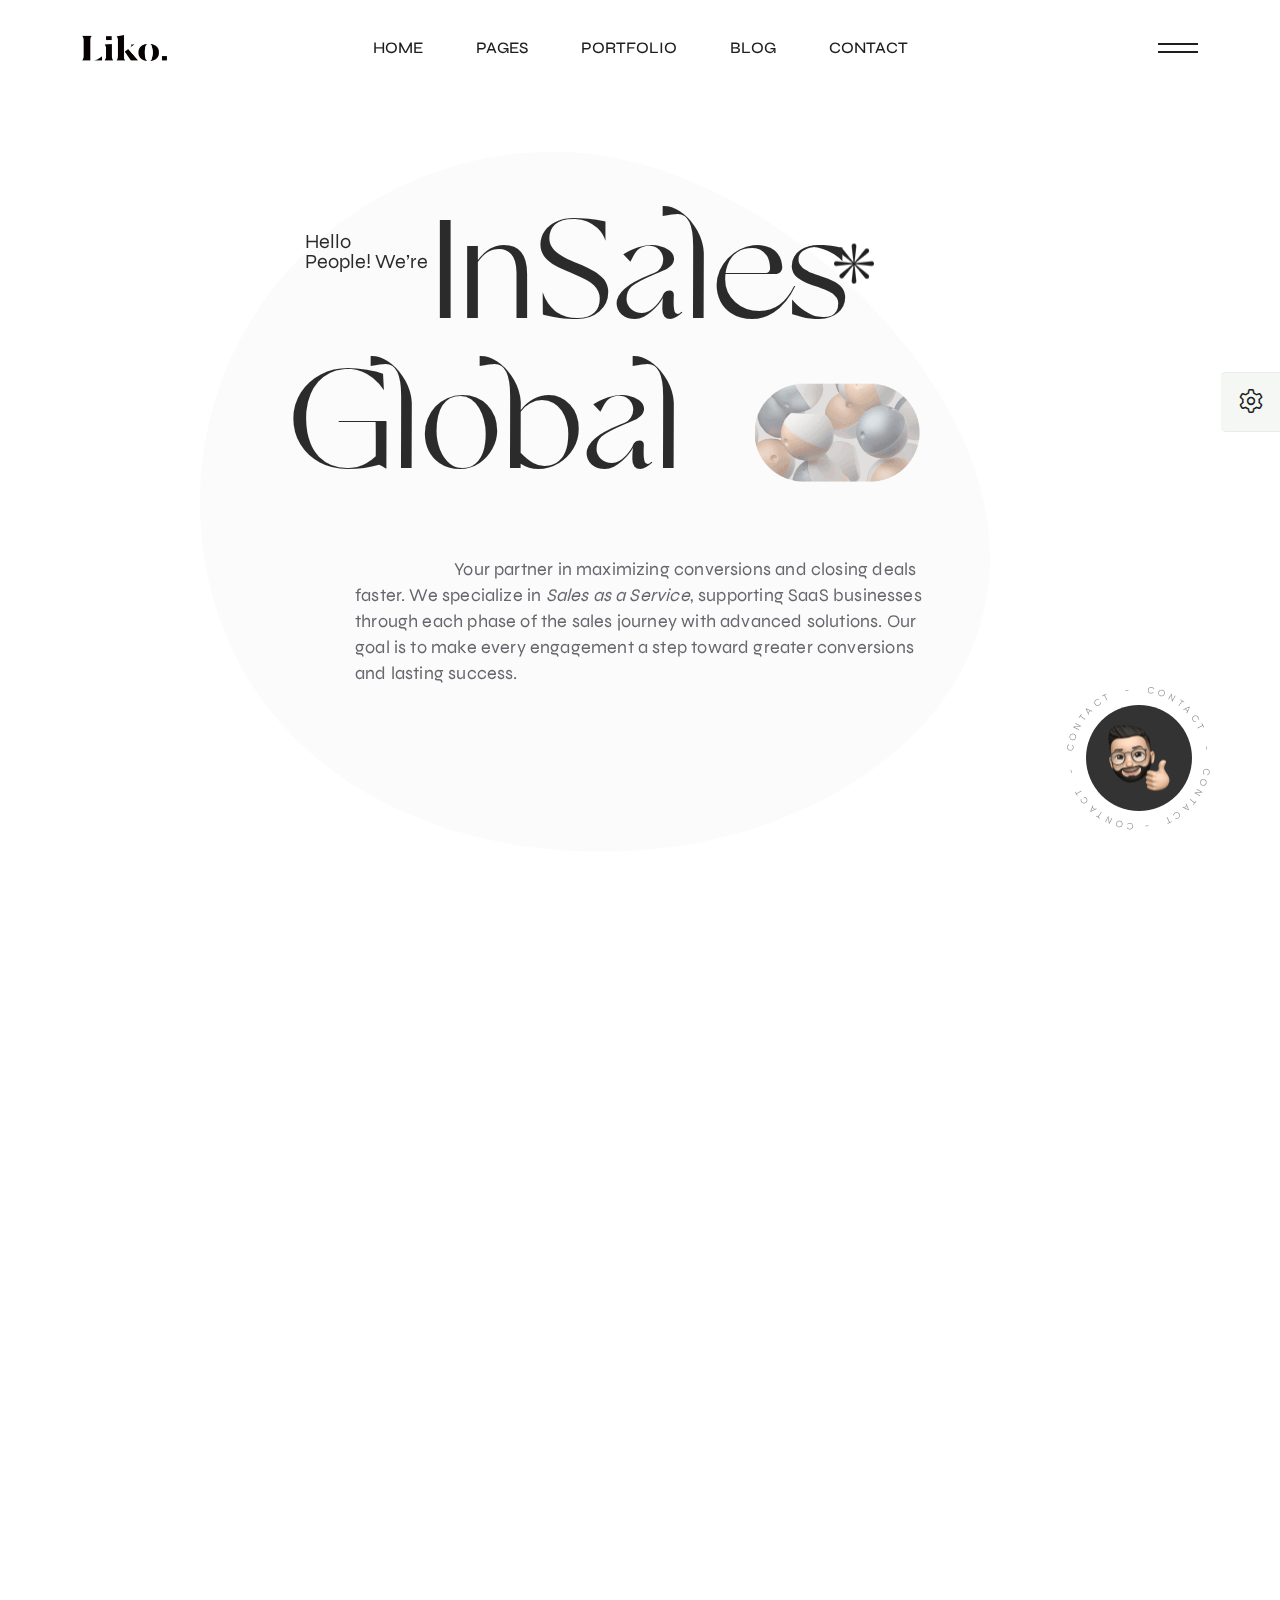
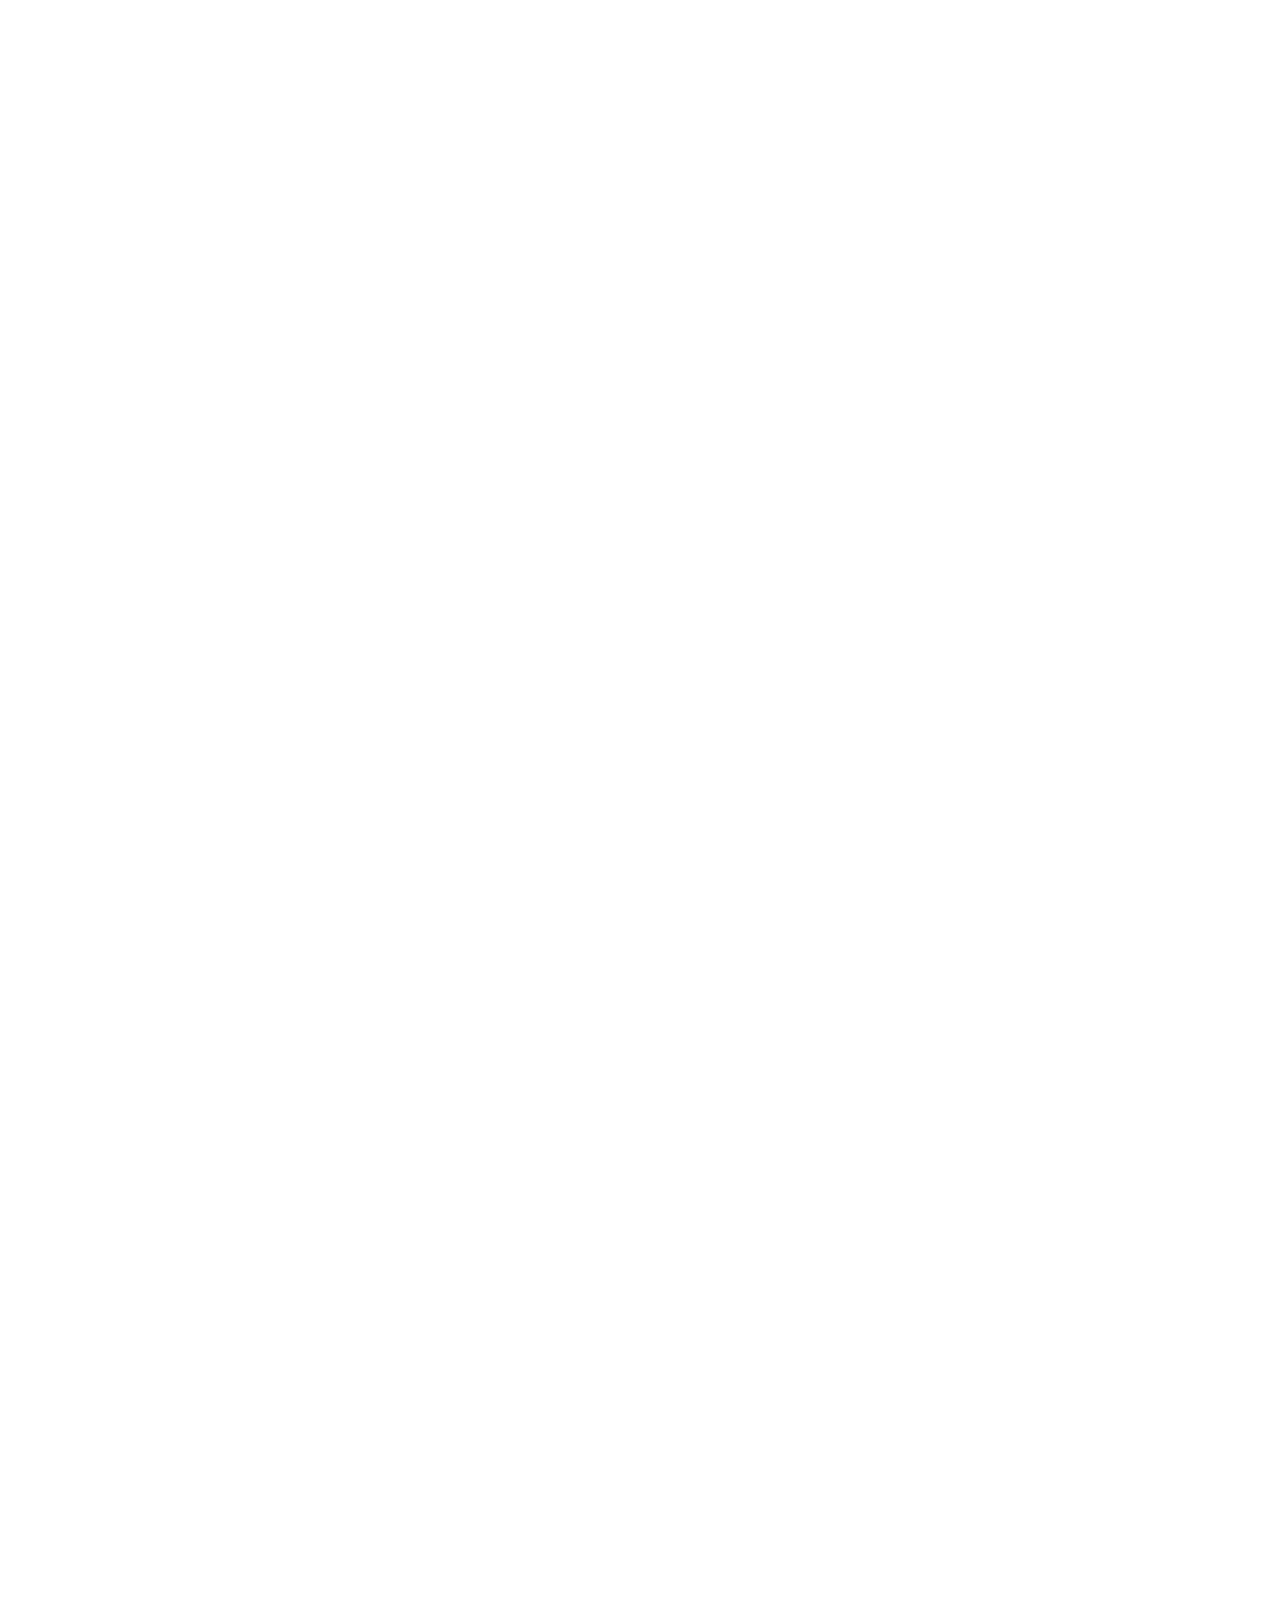
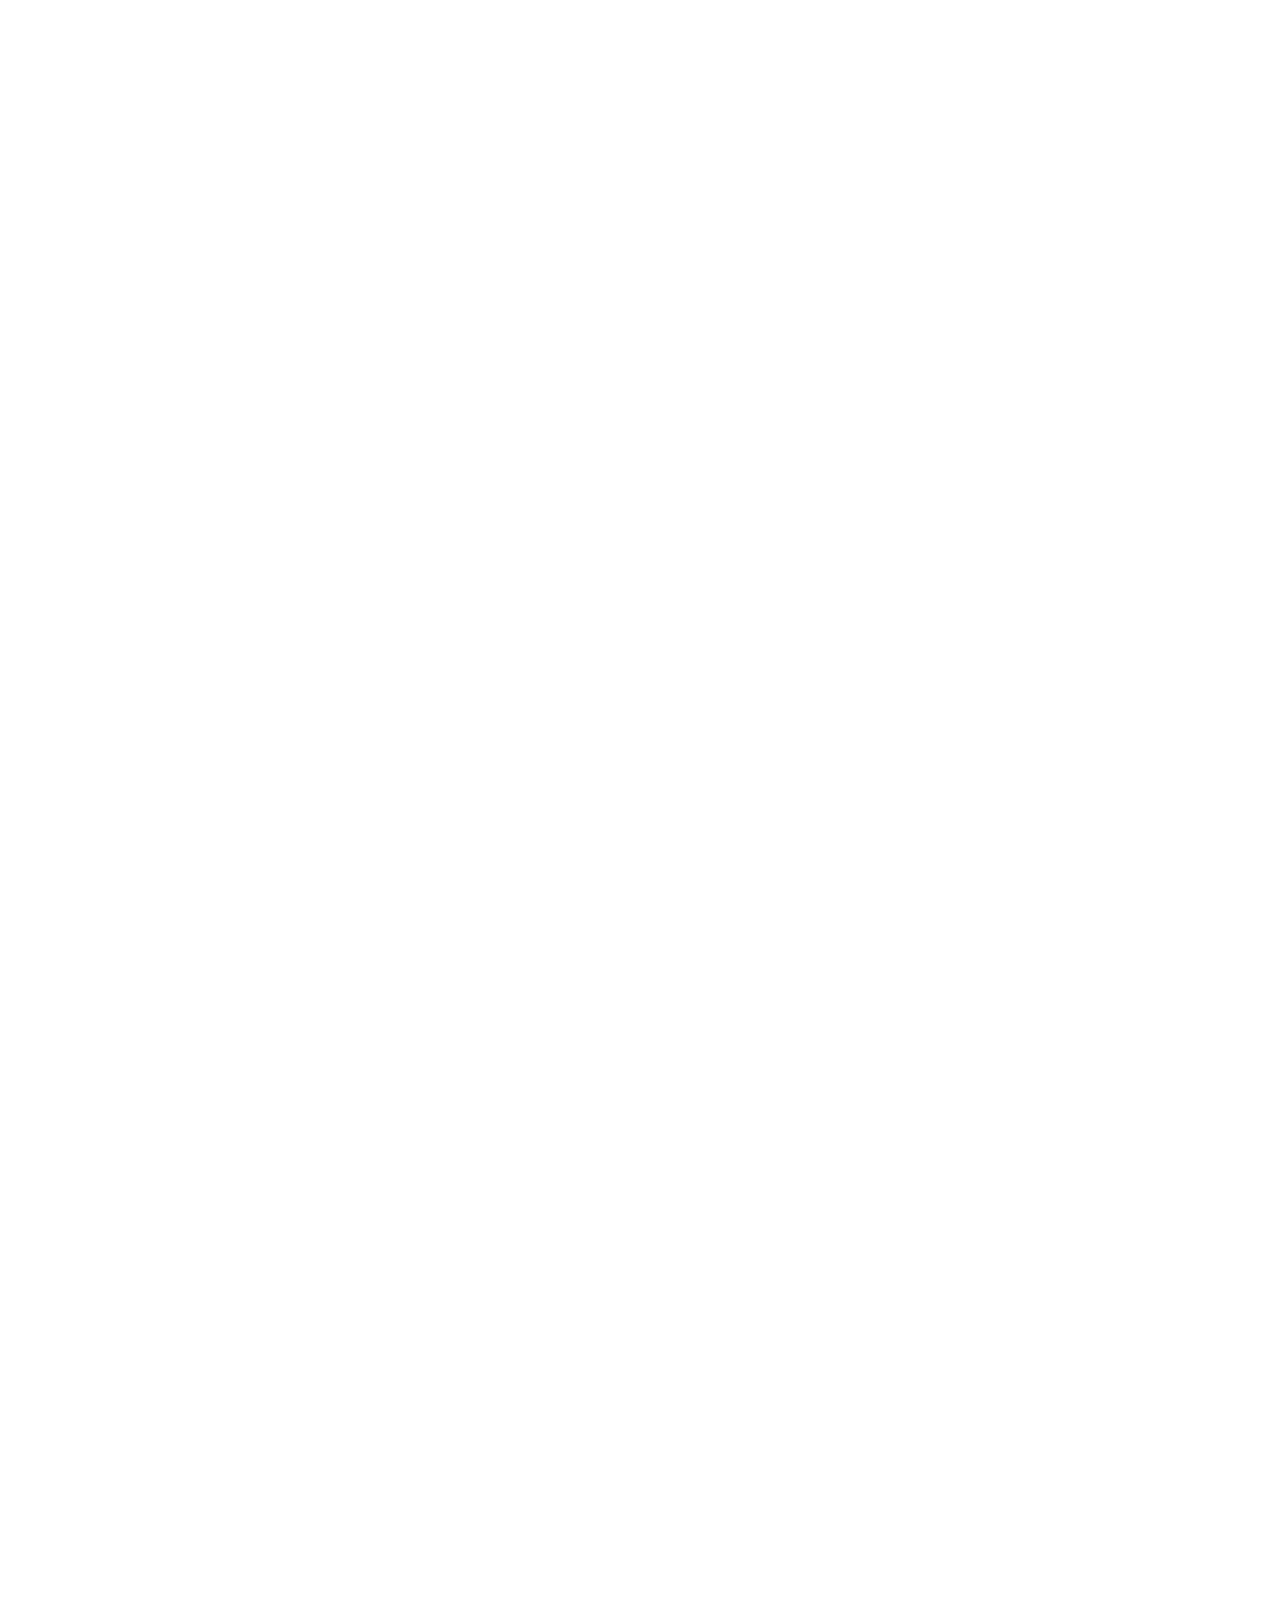
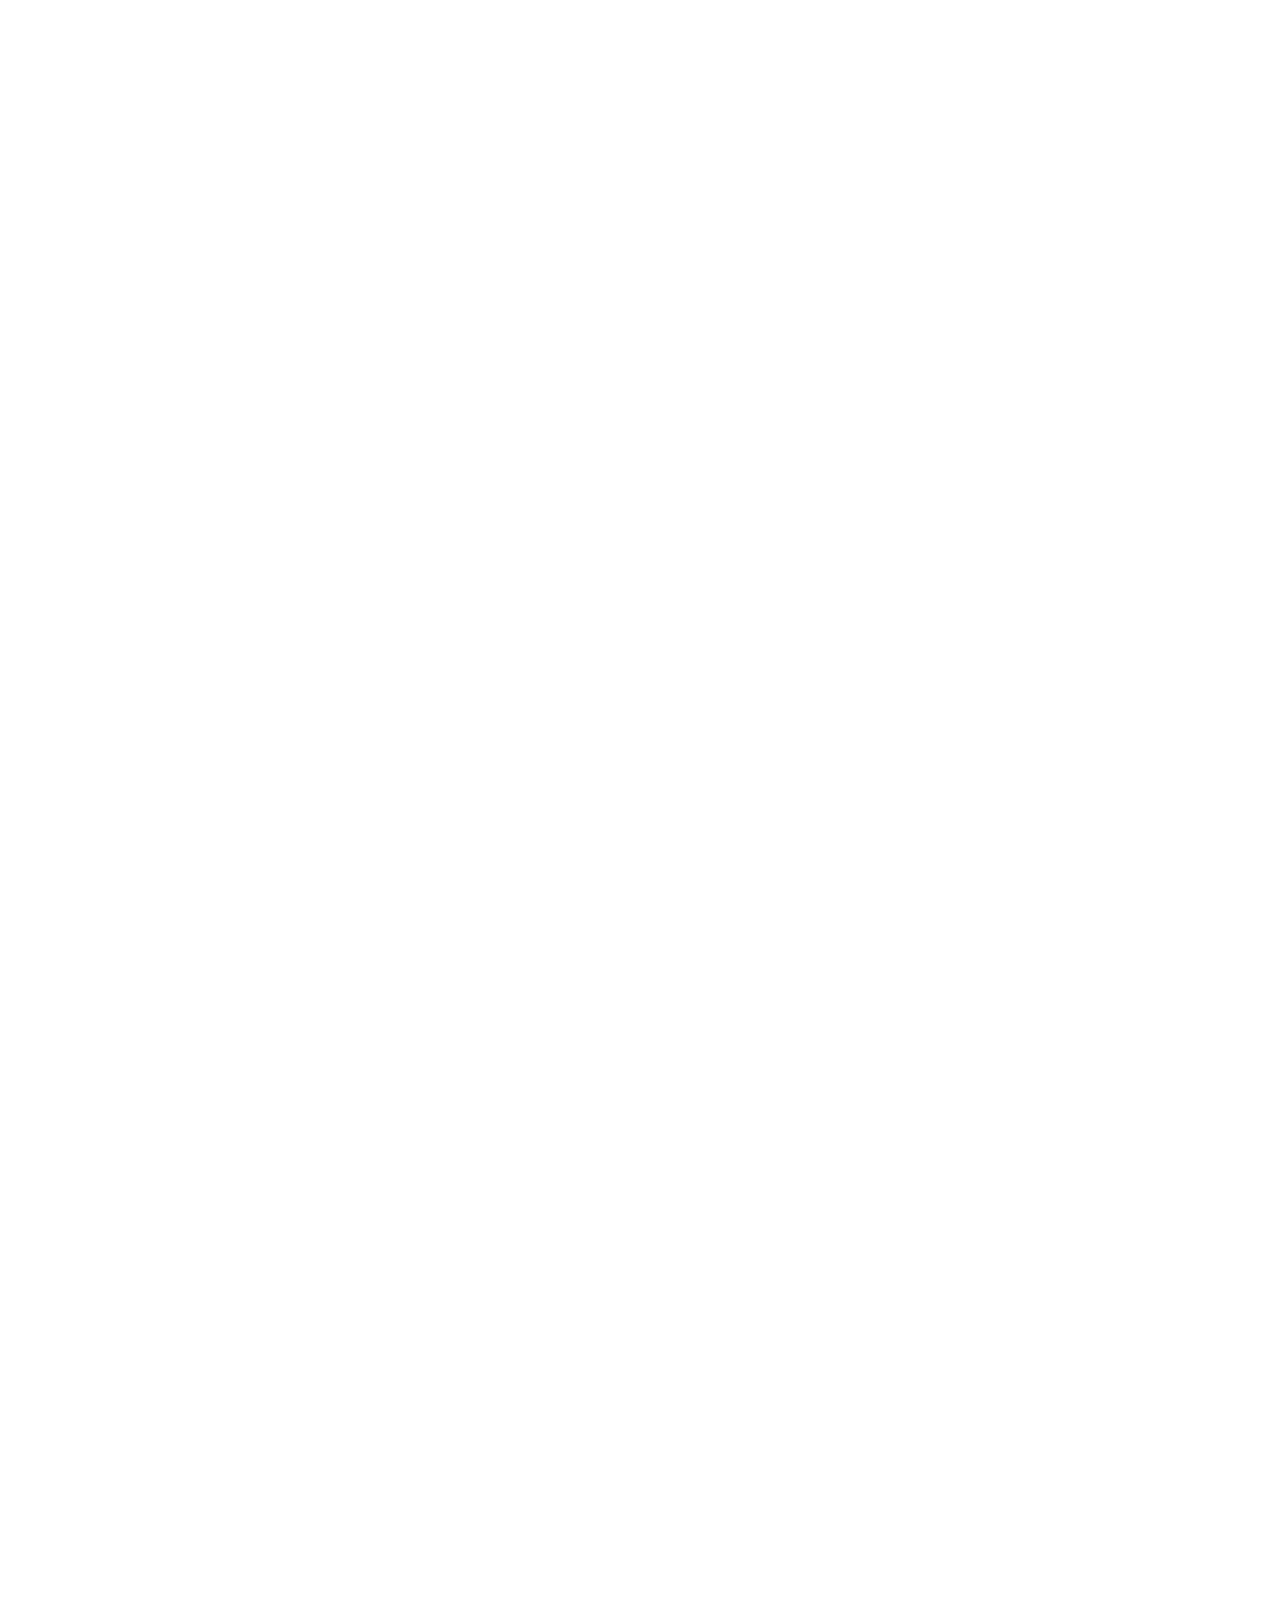
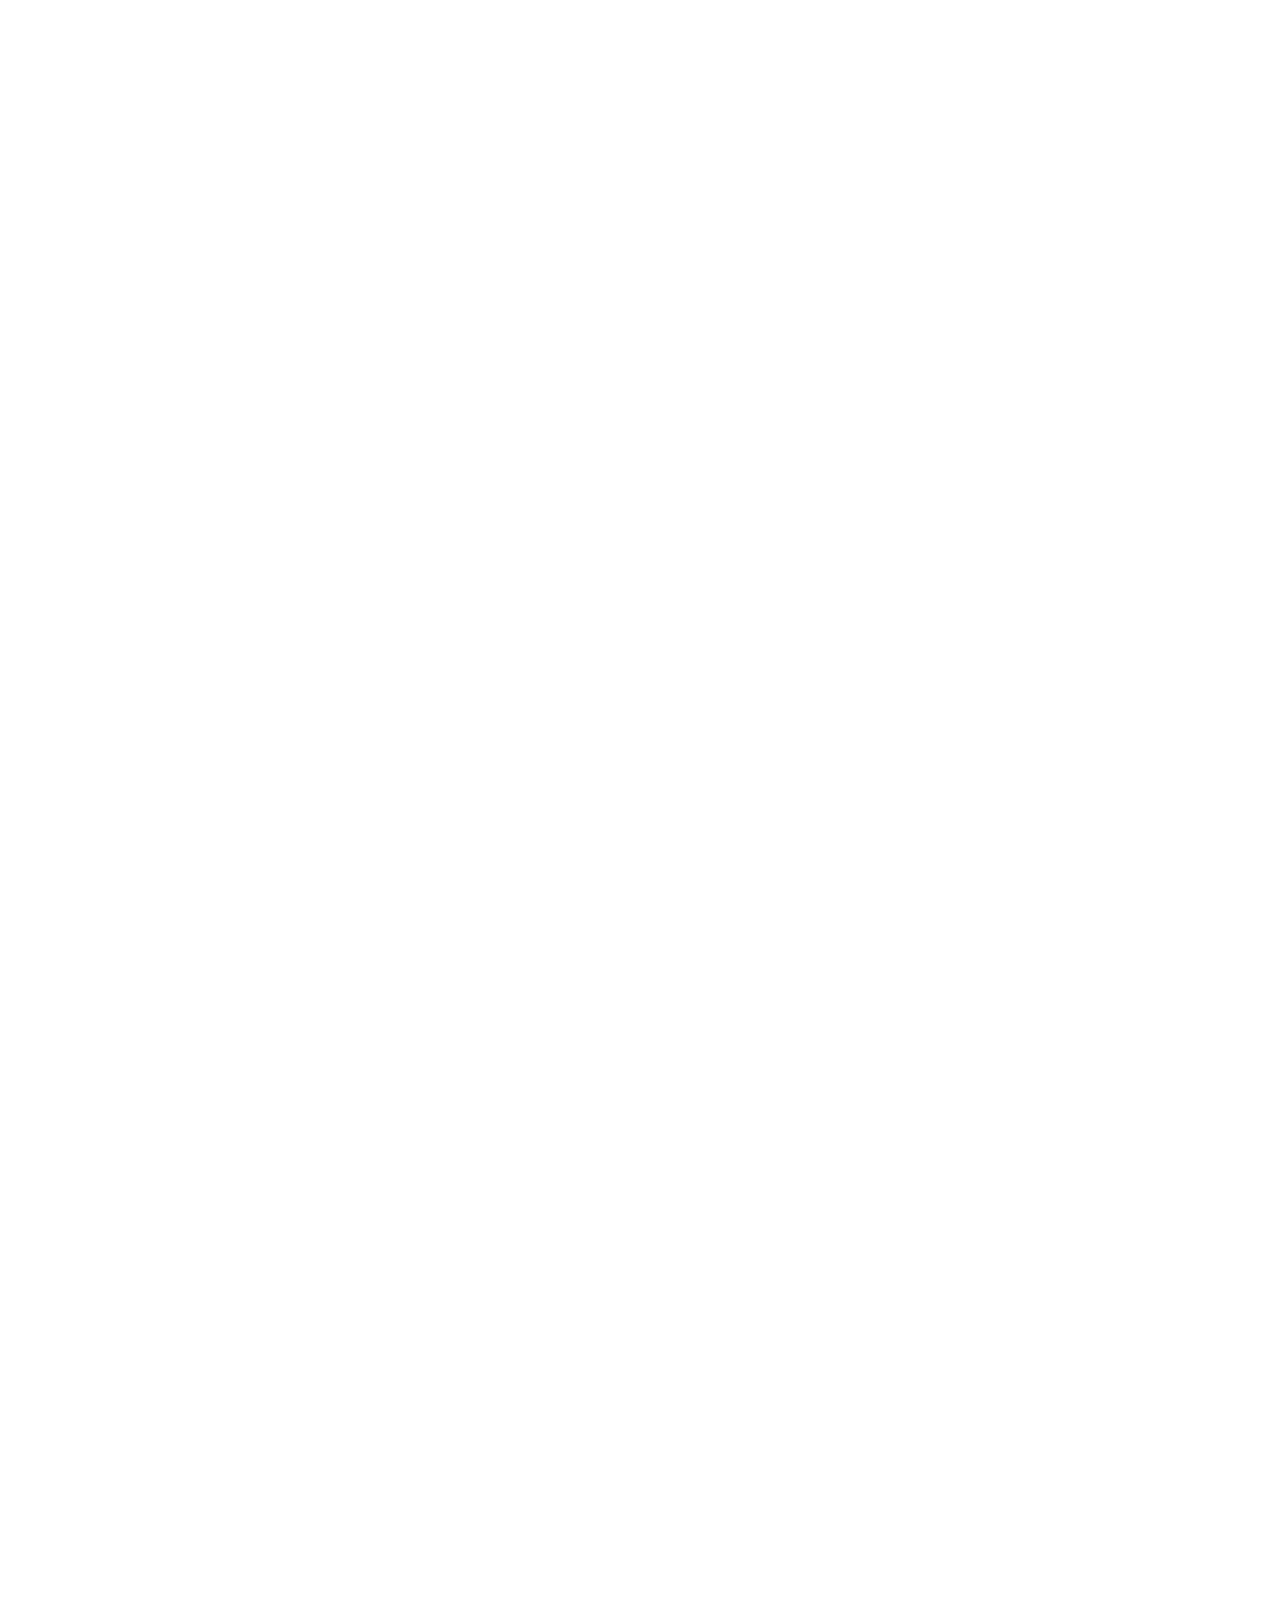
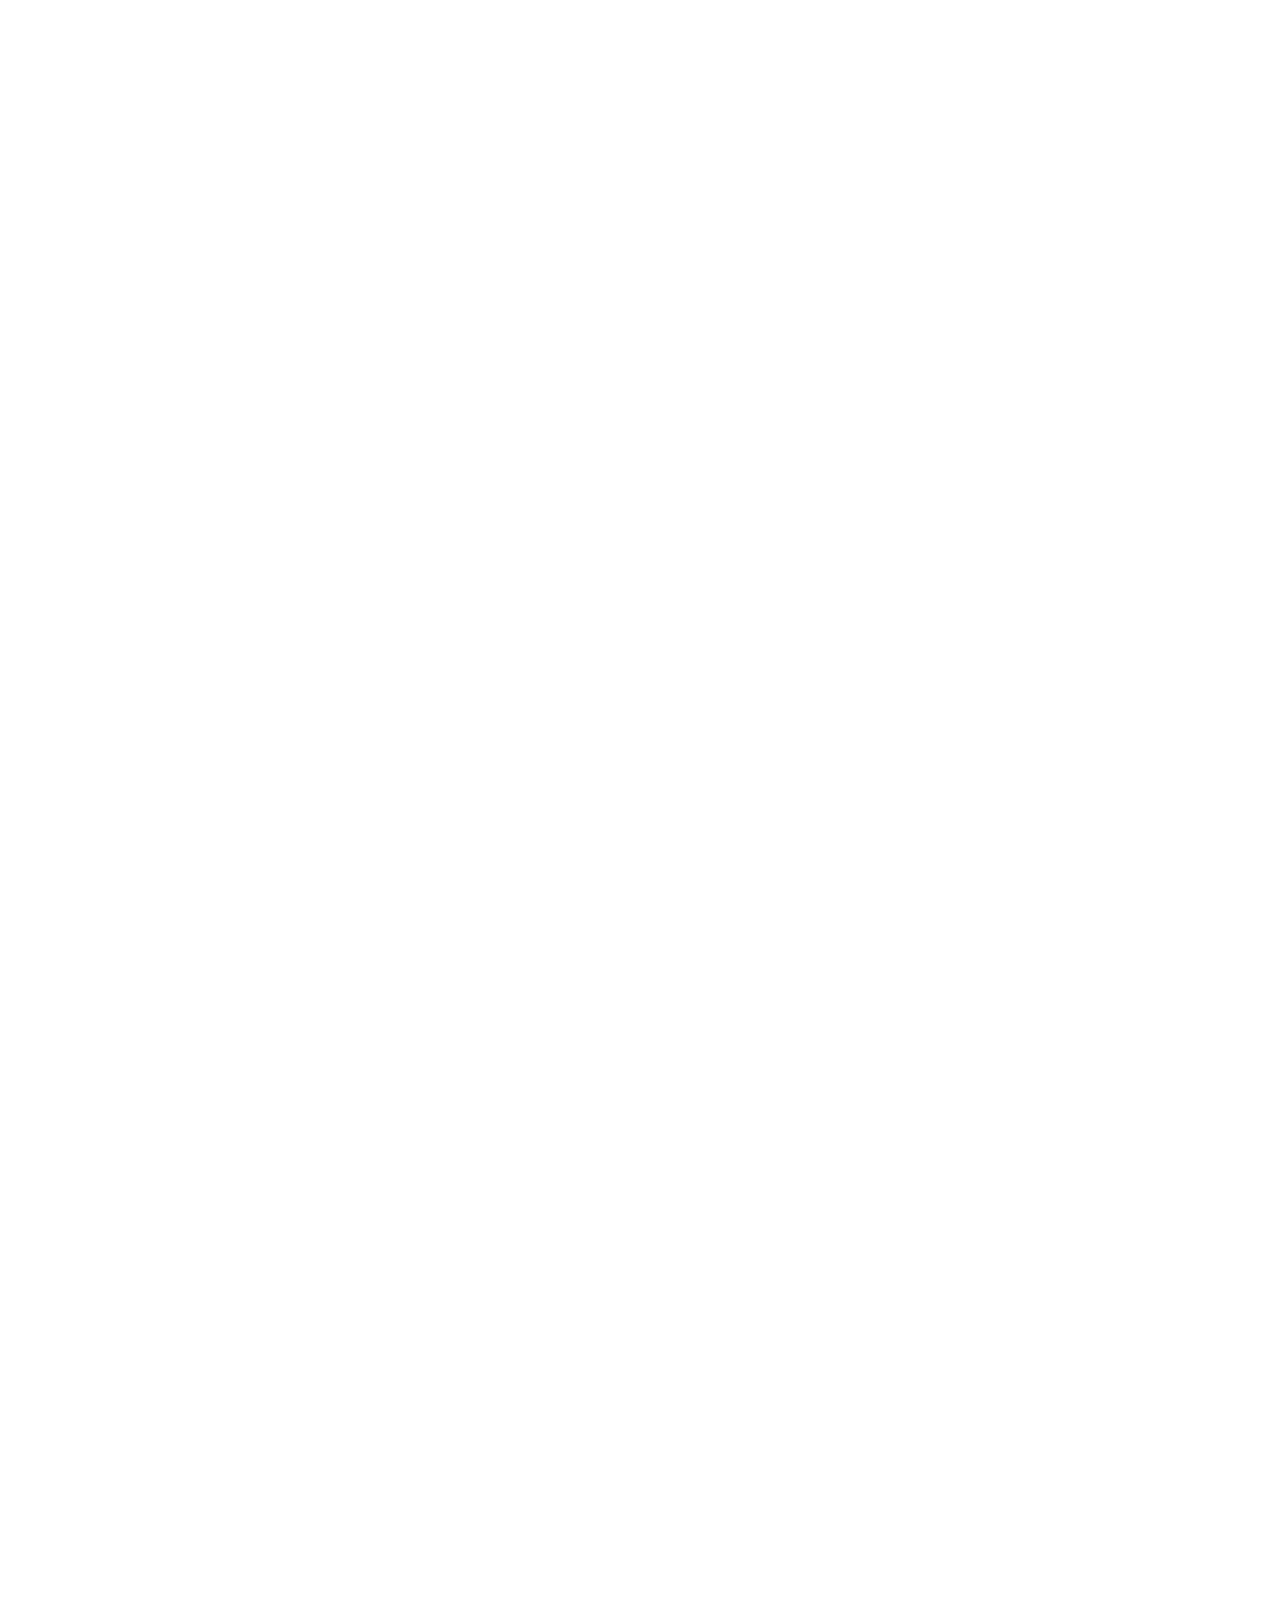
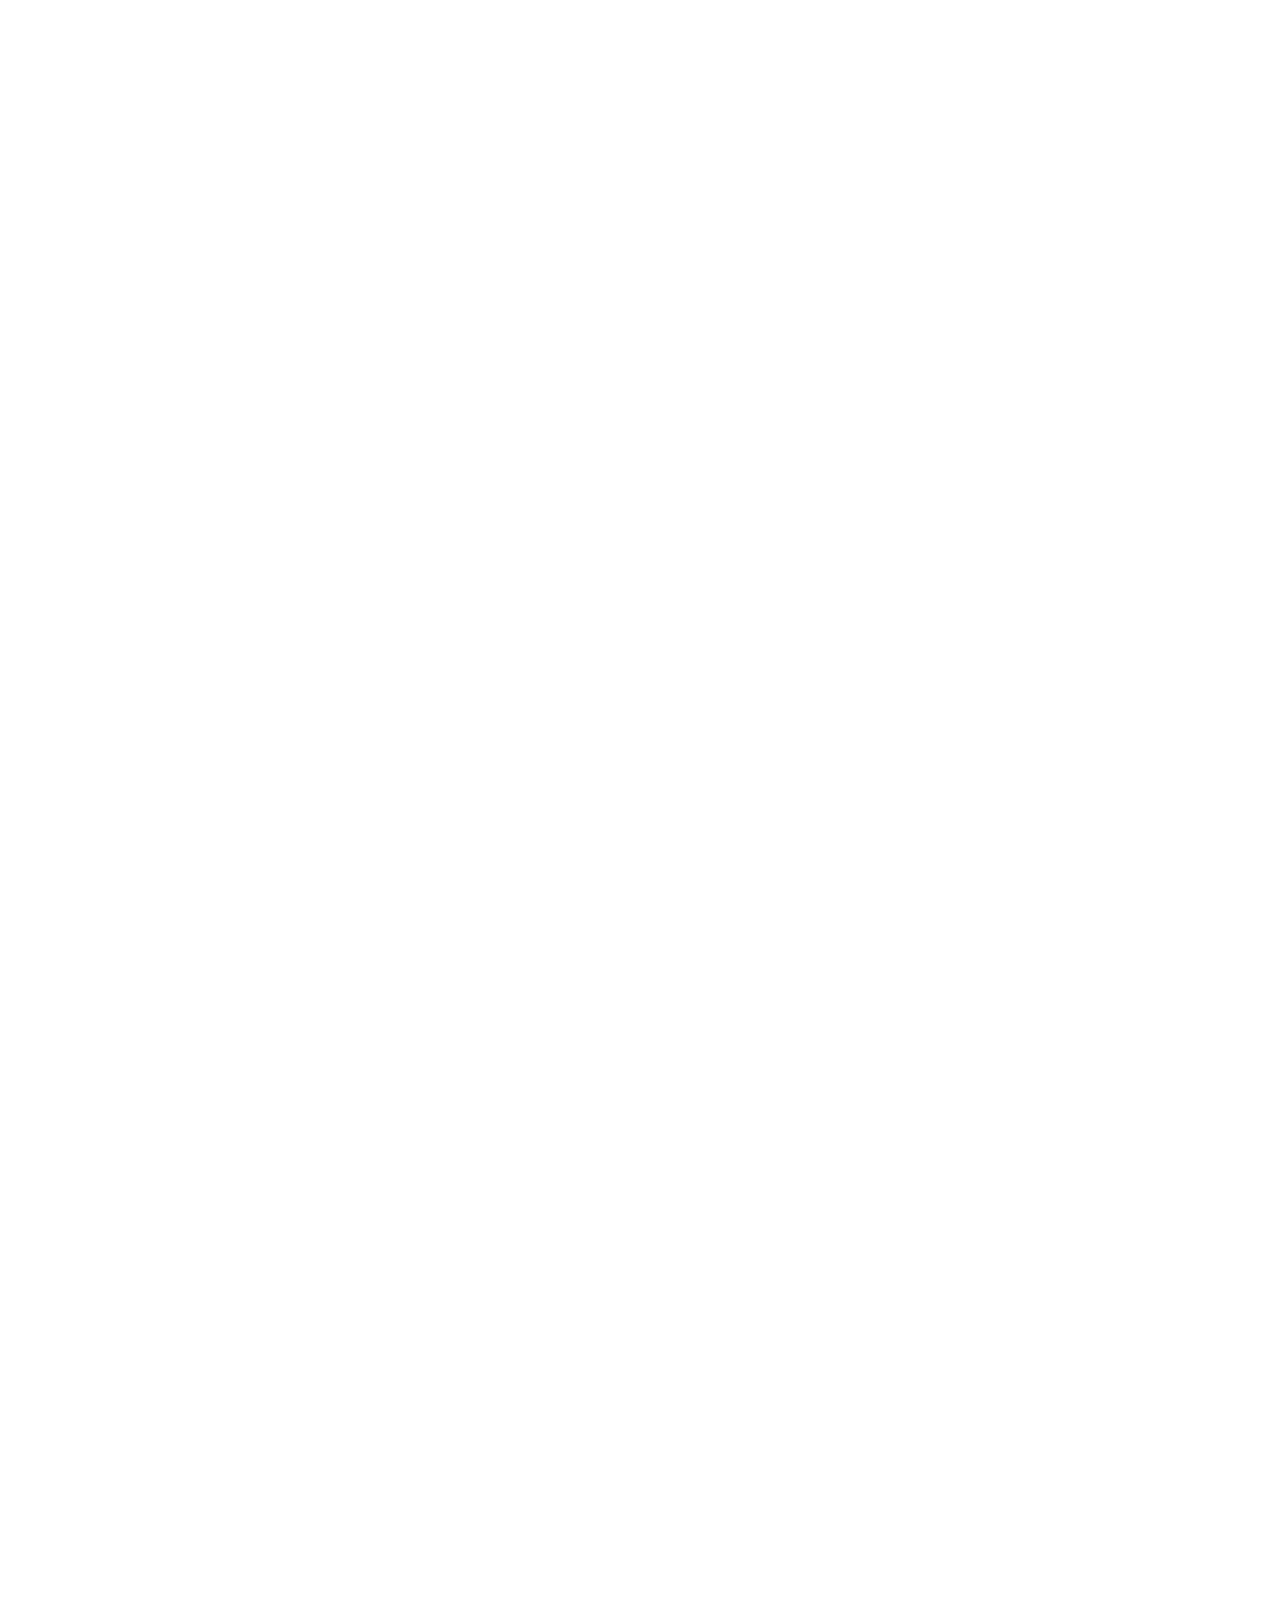
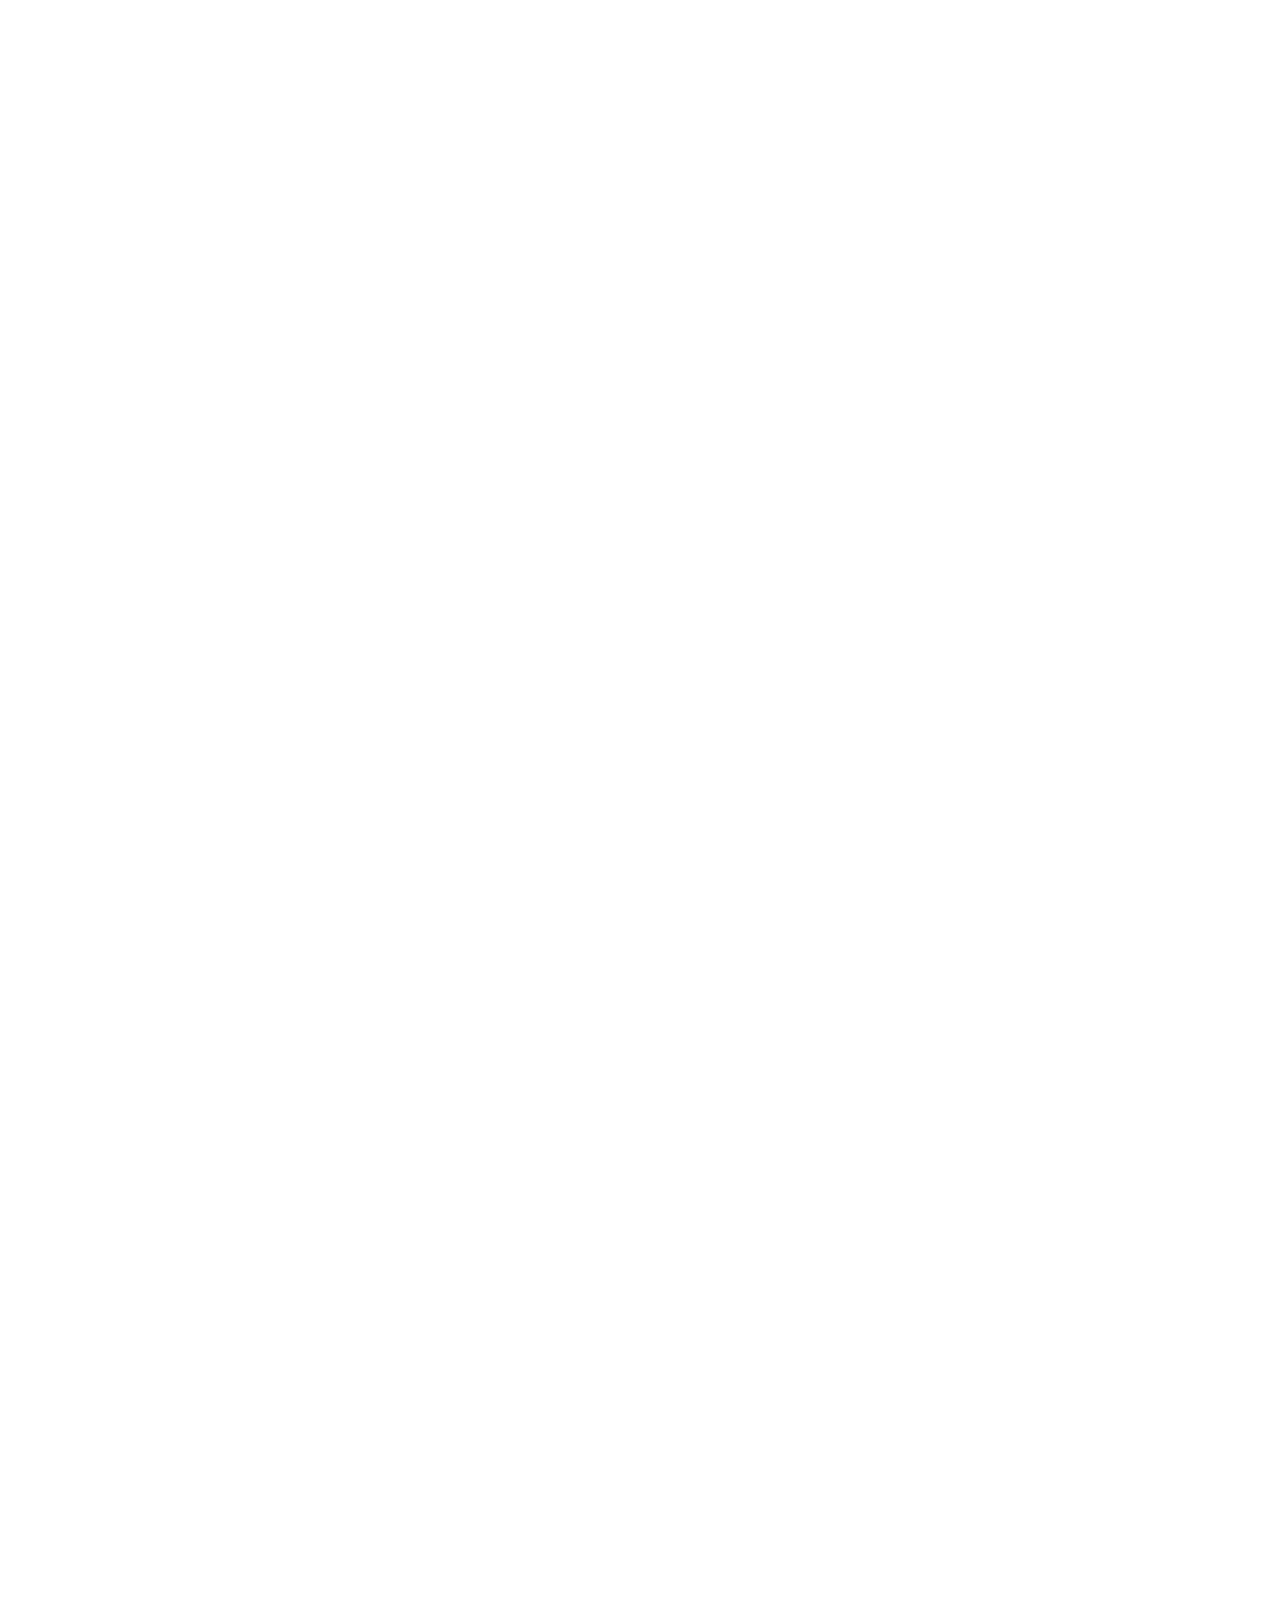
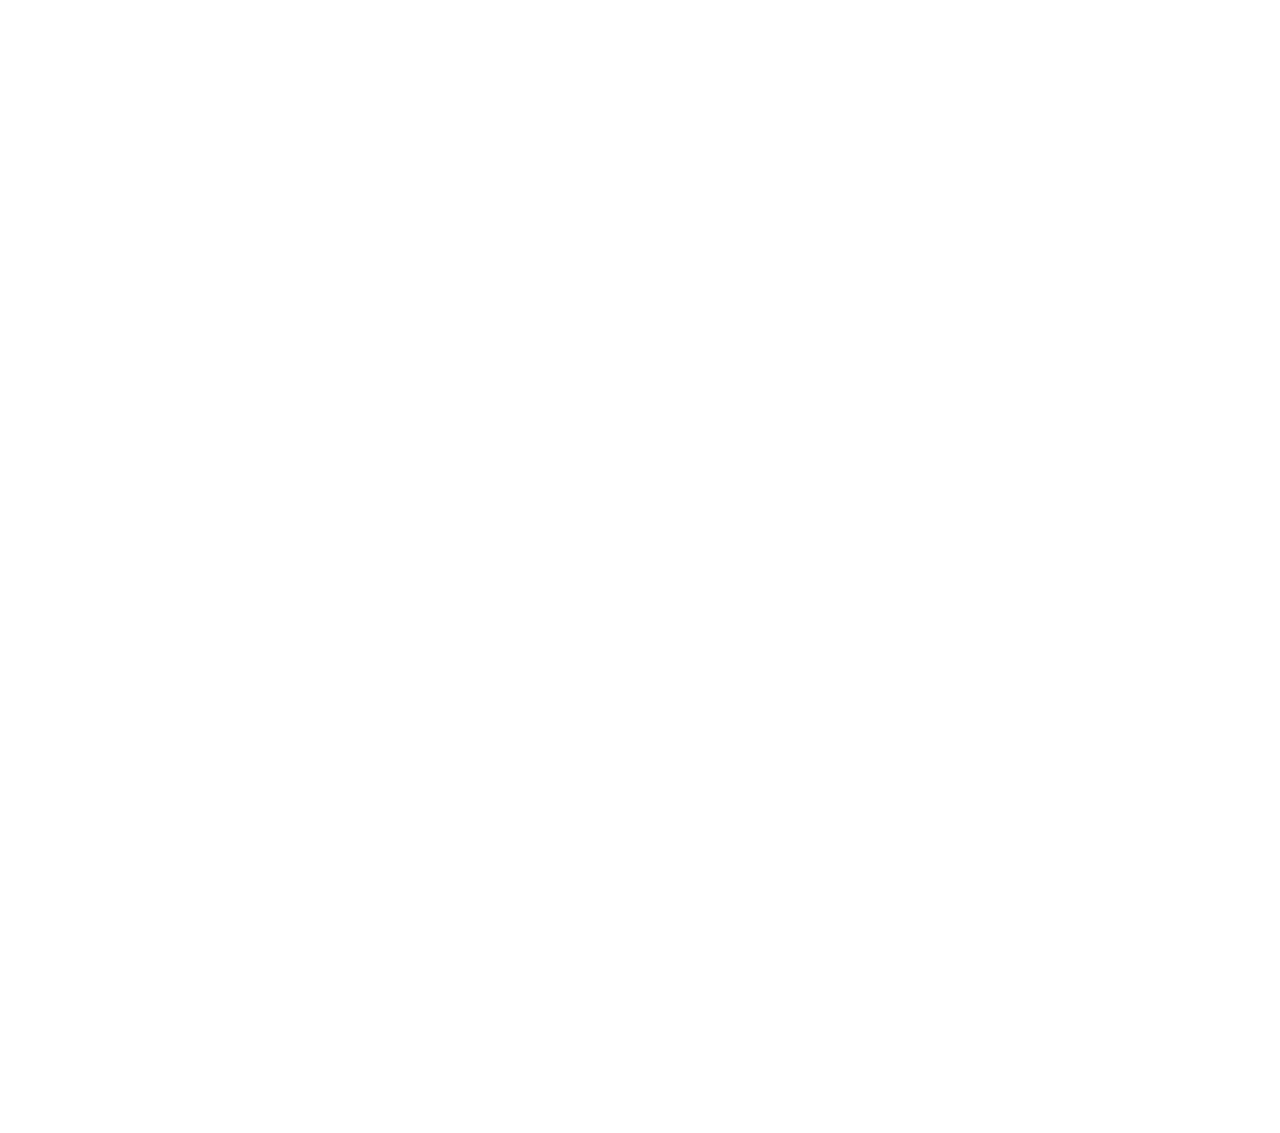
<file: index.html>
<!doctype html>
<html class="no-js" lang="zxx">

<head>
   <meta charset="utf-8">
   <meta http-equiv="x-ua-compatible" content="ie=edge">
   <title>InSaales Global</title>
   <meta name="description" content="">
   <meta name="viewport" content="width=device-width, initial-scale=1">
   <link rel="preconnect" href="https://fonts.googleapis.com">
   <link rel="preconnect" href="https://fonts.gstatic.com" crossorigin>
   <link
      href="https://fonts.googleapis.com/css2?family=Lato:ital,wght@0,100;0,300;0,400;0,700;0,900;1,100;1,300;1,400;1,700;1,900&family=Syne:wght@400..800&display=swap"
      rel="stylesheet">


   <!-- Place favicon.ico in the root directory -->
   <link rel="shortcut icon" type="image/x-icon" href="assets/img/favicon.png">

   <!-- CSS here -->
   <link rel="stylesheet" href="assets/css/bootstrap.css">
   <link rel="stylesheet" href="assets/css/animate.css">
   <link rel="stylesheet" href="assets/css/swiper-bundle.css">
   <link rel="stylesheet" href="assets/css/slick.css">
   <link rel="stylesheet" href="assets/css/magnific-popup.css">
   <link rel="stylesheet" href="assets/css/font-awesome-pro.css">
   <link rel="stylesheet" href="assets/css/spacing.css">
   <link rel="stylesheet" href="assets/css/custom-animation.css">
   <link rel="stylesheet" href="assets/css/main.css">

</head>

<body id="body" class="tp-magic-cursor">


   <!-- pre loader area start -->
   <div id="loading" class="preloader-wrap">
      <div class="preloader-2 text-center">
         <span class="line line-1"></span>
         <span class="line line-2"></span>
         <span class="line line-3"></span>
         <span class="line line-4"></span>
         <span class="line line-5"></span>
         <span class="line line-6"></span>
         <span class="line line-7"></span>
         <span class="line line-8"></span>
         <span class="line line-9"></span>
         <div class="loader-text">Loading ...</div>
      </div>
   </div>
   <!-- pre loader area end -->

   <!-- Begin magic cursor  
   ======================== -->
   <div id="magic-cursor">
      <div id="ball"></div>
   </div>
   <!-- End magic cursor -->

   <!-- tp-offcanvus-area-end -->
   <div class="tp-offcanvas-area">
      <div class="tp-offcanvas-wrapper">
         <div class="tp-offcanvas-top d-flex align-items-center justify-content-between">
            <div class="tp-offcanvas-logo">
               <a href="index.html">
                  <img class="logo-1" src="assets/img/logo/logo.png" alt="">
                  <img class="logo-2" src="assets/img/logo/logo-white.png" alt="">
               </a>
            </div>
            <div class="tp-offcanvas-close">
               <button class="tp-offcanvas-close-btn">
                  <svg width="37" height="38" viewBox="0 0 37 38" fill="none" xmlns="http://www.w3.org/2000/svg">
                     <path d="M9.19141 9.80762L27.5762 28.1924" stroke="currentColor" stroke-width="1.5"
                        stroke-linecap="round" stroke-linejoin="round" />
                     <path d="M9.19141 28.1924L27.5762 9.80761" stroke="currentColor" stroke-width="1.5"
                        stroke-linecap="round" stroke-linejoin="round" />
                  </svg>
               </button>
            </div>
         </div>
         <div class="tp-offcanvas-main">
            <div class="tp-offcanvas-content">
               <h3 class="tp-offcanvas-title">Hello There!</h3>
               <p>Lorem ipsum dolor sit amet, consectetur adipiscing elit, </p>
            </div>
            <div class="tp-main-menu-mobile d-xl-none"></div>
            <div class="tp-offcanvas-gallery">
               <div class="row gx-2">
                  <div class="col-md-3 col-3">
                     <div class="tp-offcanvas-gallery-img fix">
                        <a href="#"><img src="assets/img/menu/offcanvas/offcanvas-1.jpg" alt=""></a>
                     </div>
                  </div>
                  <div class="col-md-3 col-3">
                     <div class="tp-offcanvas-gallery-img fix">
                        <a href="#"><img src="assets/img/menu/offcanvas/offcanvas-2.jpg" alt=""></a>
                     </div>
                  </div>
                  <div class="col-md-3 col-3">
                     <div class="tp-offcanvas-gallery-img fix">
                        <a href="#"><img src="assets/img/menu/offcanvas/offcanvas-3.jpg" alt=""></a>
                     </div>
                  </div>
                  <div class="col-md-3 col-3">
                     <div class="tp-offcanvas-gallery-img fix">
                        <a href="#"><img src="assets/img/menu/offcanvas/offcanvas-4.jpg" alt=""></a>
                     </div>
                  </div>
               </div>
            </div>
            <div class="tp-offcanvas-contact">
               <h3 class="tp-offcanvas-title sm">Information</h3>

               <ul>
                  <li><a href="tel:1245654">+ 4 20 7700 1007</a></li>
                  <li><a href="mailto:hello@diego.com">hello@diego.com</a></li>
                  <li><a href="#">Avenue de Roma 158b, Lisboa</a></li>
               </ul>
            </div>
            <div class="tp-offcanvas-social">
               <h3 class="tp-offcanvas-title sm">Follow Us</h3>
               <ul>
                  <li>
                     <a href="#">
                        <svg width="16" height="16" viewBox="0 0 16 16" fill="none" xmlns="http://www.w3.org/2000/svg">
                           <path
                              d="M11.25 1.5H4.75C2.95507 1.5 1.5 2.95507 1.5 4.75V11.25C1.5 13.0449 2.95507 14.5 4.75 14.5H11.25C13.0449 14.5 14.5 13.0449 14.5 11.25V4.75C14.5 2.95507 13.0449 1.5 11.25 1.5Z"
                              stroke="currentColor" stroke-width="1.5" stroke-linecap="round" stroke-linejoin="round" />
                           <path
                              d="M10.6016 7.5907C10.6818 8.13166 10.5894 8.68414 10.3375 9.16955C10.0856 9.65497 9.68711 10.0486 9.19862 10.2945C8.71014 10.5404 8.15656 10.6259 7.61663 10.5391C7.0767 10.4522 6.57791 10.1972 6.19121 9.81055C5.80451 9.42385 5.54959 8.92506 5.46271 8.38513C5.37583 7.8452 5.46141 7.29163 5.70728 6.80314C5.95315 6.31465 6.34679 5.91613 6.83221 5.66425C7.31763 5.41238 7.87011 5.31998 8.41107 5.4002C8.96287 5.48202 9.47372 5.73915 9.86817 6.1336C10.2626 6.52804 10.5197 7.0389 10.6016 7.5907Z"
                              stroke="currentColor" stroke-width="1.5" stroke-linecap="round" stroke-linejoin="round" />
                           <path d="M11.5742 4.42578H11.5842" stroke="currentColor" stroke-width="1.5"
                              stroke-linecap="round" stroke-linejoin="round" />
                        </svg>
                     </a>
                  </li>
                  <li>
                     <a href="#">
                        <svg width="18" height="18" viewBox="0 0 18 18" fill="none" xmlns="http://www.w3.org/2000/svg">
                           <path
                              d="M2.50589 12.7494C4.57662 16.336 9.16278 17.5648 12.7494 15.4941C14.2113 14.65 15.2816 13.388 15.8962 11.9461C16.7895 9.85066 16.7208 7.37526 15.4941 5.25063C14.2674 3.12599 12.1581 1.82872 9.89669 1.55462C8.34063 1.366 6.71259 1.66183 5.25063 2.50589C1.66403 4.57662 0.435172 9.16278 2.50589 12.7494Z"
                              stroke="currentColor" stroke-width="1.5" />
                           <path
                              d="M12.7127 15.4292C12.7127 15.4292 12.0086 10.4867 10.5011 7.87559C8.99362 5.26451 5.28935 2.57155 5.28935 2.57155M5.68449 15.6124C6.79553 12.2606 12.34 8.54524 16.3975 9.43537M12.311 2.4082C11.1953 5.72344 5.75732 9.38453 1.71875 8.58915"
                              stroke="currentColor" stroke-width="1.5" stroke-linecap="round" />
                        </svg>
                     </a>
                  </li>
                  <li>
                     <a href="#">
                        <svg width="18" height="11" viewBox="0 0 18 11" fill="none" xmlns="http://www.w3.org/2000/svg">
                           <path
                              d="M1 5.5715H6.33342C7.62867 5.5715 8.61917 6.56199 8.61917 7.85725C8.61917 9.15251 7.62867 10.143 6.33342 10.143H1.76192C1.30477 10.143 1 9.83823 1 9.38108V1.76192C1 1.30477 1.30477 1 1.76192 1H5.5715C6.86676 1 7.85725 1.99049 7.85725 3.28575C7.85725 4.58101 6.86676 5.5715 5.5715 5.5715H1Z"
                              stroke="currentColor" stroke-width="1.5" stroke-miterlimit="10" />
                           <path
                              d="M10.9062 7.09454H17.0016C17.0016 5.41832 15.6301 4.04688 13.9539 4.04688C12.2777 4.04688 10.9062 5.41832 10.9062 7.09454ZM10.9062 7.09454C10.9062 8.77076 12.2777 10.1422 13.9539 10.1422H15.2492"
                              stroke="currentColor" stroke-width="1.5" stroke-miterlimit="10" stroke-linecap="round"
                              stroke-linejoin="round" />
                           <path d="M16.1125 1.44434H11.668" stroke="currentColor" stroke-width="1.2"
                              stroke-miterlimit="10" stroke-linecap="round" stroke-linejoin="round" />
                        </svg>
                     </a>
                  </li>
                  <li>
                     <a href="#">
                        <svg width="18" height="14" viewBox="0 0 18 14" fill="none" xmlns="http://www.w3.org/2000/svg">
                           <path
                              d="M12.75 13H5.25C3 13 1.5 11.5 1.5 9.25V4.75C1.5 2.5 3 1 5.25 1H12.75C15 1 16.5 2.5 16.5 4.75V9.25C16.5 11.5 15 13 12.75 13Z"
                              stroke="currentColor" stroke-width="1.5" stroke-miterlimit="10" stroke-linecap="round"
                              stroke-linejoin="round" />
                           <path
                              d="M8.70676 5.14837L10.8006 6.40465C11.5543 6.90716 11.5543 7.66093 10.8006 8.16344L8.70676 9.41972C7.86923 9.92224 7.19922 9.50348 7.19922 8.5822V6.06964C7.19922 4.98086 7.86923 4.64585 8.70676 5.14837Z"
                              fill="currentColor" />
                        </svg>
                     </a>
                  </li>
               </ul>
            </div>
         </div>
      </div>
   </div>
   <div class="body-overlay"></div>
   <!-- tp-offcanvus-area-end -->


   <!-- Switcher Area End -->

   <header class="tp-header-height">

      <!-- header top area start -->
      <div id="header-sticky" class="tp-header-area tp-header-mob-space tp-transparent pl-60 pr-60 z-index-9">
         <div class="container">
            <div class="row align-items-center">
               <div class="col-xl-2 col-lg-2 col-6">
                  <div class="tp-header-logo">
                     <a class="logo-1" href="index.html"><img src="assets/img/logo/logo.png" alt=""></a>
                     <a class="logo-2" href="index.html"><img src="assets/img/logo/logo-white.png" alt=""></a>
                  </div>
               </div>
               <div class="col-xl-8 col-lg-9 d-none d-xl-block">
                  <div class="tp-header-menu header-main-menu text-center">
                     <nav class="tp-main-menu-content">
                        <ul>
                           <li class="has-dropdown">
                              <a href="index.html">Home</a>
                              <div class="tp-submenu submenu tp-mega-menu">
                                 <div class="tp-menu-fullwidth">
                                    <div class="tp-homemenu-wrapper">
                                       <div class="row gx-25 row-cols-xl-6 row-cols-lg-2 row-cols-md-2 row-cols-1">
                                          <div class="col homemenu">
                                             <div class="homemenu-thumb-wrap mb-20">
                                                <div class="homemenu-thumb fix">
                                                   <a href="index.html"><img
                                                         src="assets/img/menu/white-version/home-1.jpg" alt=""></a>
                                                </div>
                                             </div>
                                             <div class="homemenu-content text-center">
                                                <h4 class="homemenu-title">
                                                   <a href="index.html">MAIN HOME</a>
                                                </h4>
                                             </div>
                                          </div>
                                          <div class="col homemenu">
                                             <div class="homemenu-thumb-wrap mb-20">
                                                <div class="homemenu-thumb fix">
                                                   <a href="index-2.html"><img
                                                         src="assets/img/menu/white-version/home-2.jpg" alt=""></a>
                                                </div>
                                             </div>
                                             <div class="homemenu-content text-center">
                                                <h4 class="homemenu-title">
                                                   <a href="index-2.html">Fashion STUDIO</a>
                                                </h4>
                                             </div>
                                          </div>
                                          <div class="col homemenu">
                                             <div class="homemenu-thumb-wrap mb-20">
                                                <div class="homemenu-thumb fix">
                                                   <a href="index-4.html"><img
                                                         src="assets/img/menu/white-version/home-3.jpg" alt=""></a>
                                                </div>
                                             </div>
                                             <div class="homemenu-content text-center">
                                                <h4 class="homemenu-title">
                                                   <a href="index-4.html">CREATIVE AGENCY</a>
                                                </h4>
                                             </div>
                                          </div>
                                          <div class="col homemenu">
                                             <div class="homemenu-thumb-wrap mb-20">
                                                <div class="homemenu-thumb fix">
                                                   <a href="index-3.html"><img
                                                         src="assets/img/menu/white-version/home-4.jpg" alt=""></a>
                                                </div>
                                             </div>
                                             <div class="homemenu-content text-center">
                                                <h4 class="homemenu-title">
                                                   <a href="index-3.html">Digital Agency</a>
                                                </h4>
                                             </div>
                                          </div>
                                          <div class="col homemenu">
                                             <div class="homemenu-thumb-wrap mb-20">
                                                <div class="homemenu-thumb fix">
                                                   <a href="index-5.html"><img
                                                         src="assets/img/menu/white-version/home-5.jpg" alt=""></a>
                                                </div>
                                             </div>
                                             <div class="homemenu-content text-center">
                                                <h4 class="homemenu-title">
                                                   <a href="index-5.html">DESIGN STUDIO</a>
                                                </h4>
                                             </div>
                                          </div>
                                          <div class="col homemenu">
                                             <div class="homemenu-thumb-wrap mb-20">
                                                <div class="homemenu-thumb fix">
                                                   <a href="index-shop.html"><img
                                                         src="assets/img/menu/white-version/home-6.jpg" alt=""></a>
                                                </div>
                                             </div>
                                             <div class="homemenu-content text-center">
                                                <h4 class="homemenu-title">
                                                   <a href="index-shop.html">Minimal Shop</a>
                                                </h4>
                                             </div>
                                          </div>
                                          <div class="col homemenu">
                                             <div class="homemenu-thumb-wrap mb-20">
                                                <div class="homemenu-thumb fix">
                                                   <a href="index-8.html"><img
                                                         src="assets/img/menu/white-version/home-7.jpg" alt=""></a>
                                                </div>
                                             </div>
                                             <div class="homemenu-content text-center">
                                                <h4 class="homemenu-title">
                                                   <a href="index-8.html">DESIGN STUDIO</a>
                                                </h4>
                                             </div>
                                          </div>
                                          <div class="col homemenu">
                                             <div class="homemenu-thumb-wrap mb-20">
                                                <div class="homemenu-thumb fix">
                                                   <a href="index-9.html"><img
                                                         src="assets/img/menu/white-version/home-8.jpg" alt=""></a>
                                                </div>
                                             </div>
                                             <div class="homemenu-content text-center">
                                                <h4 class="homemenu-title">
                                                   <a href="index-9.html">showcase carousel</a>
                                                </h4>
                                             </div>
                                          </div>
                                          <div class="col homemenu">
                                             <div class="homemenu-thumb-wrap mb-20">
                                                <div class="homemenu-thumb fix">
                                                   <a href="index-10.html"><img
                                                         src="assets/img/menu/white-version/home-9.jpg" alt=""></a>
                                                </div>
                                             </div>
                                             <div class="homemenu-content text-center">
                                                <h4 class="homemenu-title">
                                                   <a href="index-10.html">INTERACTIVE LINKS</a>
                                                </h4>
                                             </div>
                                          </div>
                                          <div class="col homemenu">
                                             <div class="homemenu-thumb-wrap mb-20">
                                                <div class="homemenu-thumb fix">
                                                   <a href="index-11.html"><img
                                                         src="assets/img/menu/white-version/home-10.jpg" alt=""></a>
                                                </div>
                                             </div>
                                             <div class="homemenu-content text-center">
                                                <h4 class="homemenu-title">
                                                   <a href="index-11.html">wrapper slider</a>
                                                </h4>
                                             </div>
                                          </div>
                                          <div class="col homemenu">
                                             <div class="homemenu-thumb-wrap mb-20">
                                                <div class="homemenu-thumb fix">
                                                   <a href="portfolio-showcase-2.html"><img
                                                         src="assets/img/menu/white-version/home-11.jpg" alt=""></a>
                                                </div>
                                             </div>
                                             <div class="homemenu-content text-center">
                                                <h4 class="homemenu-title">
                                                   <a href="portfolio-showcase-2.html">showcase parallax</a>
                                                </h4>
                                             </div>
                                          </div>
                                          <div class="col homemenu">
                                             <div class="homemenu-thumb-wrap mb-20">
                                                <div class="homemenu-thumb fix">
                                                   <a href="index-12.html"><img
                                                         src="assets/img/menu/white-version/home-12.jpg" alt=""></a>
                                                </div>
                                             </div>
                                             <div class="homemenu-content text-center">
                                                <h4 class="homemenu-title">
                                                   <a href="index-12.html">horizontal</a>
                                                </h4>
                                             </div>
                                          </div>
                                       </div>
                                    </div>
                                 </div>
                              </div>
                           </li>
                           <li class="has-dropdown">
                              <a href="#">Pages</a>
                              <div class="tp-submenu submenu tp-mega-menu">
                                 <div class="tp-megamenu-wrapper">
                                    <div class="row gx-50">
                                       <div class="col-xl-8">
                                          <div class="tp-megamenu-list-box">
                                             <div class="row gx-50">
                                                <div class="col-xl-8">
                                                   <div class="tp-megamenu-list">
                                                      <h4 class="tp-megamenu-title">LIST TYPES</h4>
                                                      <div class="tp-megamenu-list-wrap">
                                                         <ul>
                                                            <li><a href="about-us.html">ABOUT US</a></li>
                                                            <li><a href="faq.html">FAQ Page</a></li>
                                                            <li><a href="about-me.html">ABOUT ME</a></li>
                                                            <li><a href="price.html">Pricing</a></li>
                                                            <li><a href="team.html">Team Page</a></li>
                                                            <li><a href="brand.html">OUR CLIENTS</a></li>
                                                            <li><a href="team-details.html">Team Datails</a></li>
                                                            <li><a href="register.html">Register</a></li>
                                                            <li><a href="service.html">OUR SERVICES</a></li>
                                                            <li><a href="login.html">LogIn</a></li>
                                                            <li><a href="service-details.html">SERVICES DETAILS</a></li>
                                                            <li><a href="error.html">ERROR PAGE</a></li>
                                                         </ul>
                                                      </div>
                                                   </div>
                                                </div>
                                                <div class="col-xl-4">
                                                   <div class="tp-megamenu-list tp-megamenu-list-2">
                                                      <h4 class="tp-megamenu-title">Shop Page</h4>
                                                      <div class="tp-megamenu-list-wrap">
                                                         <ul>
                                                            <li><a href="shop-sidebar.html">Shop Page</a></li>
                                                            <li><a href="shop-details.html">shop details one</a></li>
                                                            <li><a href="shop-details-2.html">shop details TWO</a></li>
                                                            <li><a href="myaccount.html">my account</a></li>
                                                            <li><a href="cart.html">cart</a></li>
                                                            <li><a href="checkout.html">Checkout</a></li>
                                                            <li><a href="wishlist.html">Wishlist</a></li>
                                                         </ul>
                                                      </div>
                                                   </div>
                                                </div>
                                             </div>
                                          </div>
                                       </div>
                                       <div class="col-xl-4">
                                          <div class="tp-megamenu-shop-style">
                                             <div class="tp-shop-banner-left p-relative">
                                                <div class="tp-shop-banner-thumb">
                                                   <img src="assets/img/menu/shop-menu/banner-1.jpg" alt="">
                                                </div>
                                                <div class="tp-shop-banner-content">
                                                   <h4 class="tp-shop-banner-title">Sale</h4>
                                                   <span>20% Off all Shoes</span>
                                                   <a class="tp-shop-btn" href="shop-details.html">Shop Now</a>
                                                </div>
                                             </div>
                                          </div>
                                       </div>
                                    </div>
                                 </div>
                              </div>
                           </li>
                           <li class="has-dropdown">
                              <a href="portfolio-random.html">Portfolio</a>
                              <div class="tp-submenu submenu tp-mega-menu">
                                 <div class="tp-menu-fullwidth">
                                    <div class="tp-megamenu-portfolio p-relative">
                                       <div class="tp-megamenu-portfolio-banner">
                                          <img src="assets/img/menu/portfolio-menu/portfolio.png" alt="">
                                       </div>
                                       <div class="row gx-50">
                                          <div class="col-xxl-9 col-xl-10">
                                             <div class="tp-megamenu-list-box">
                                                <div class="row gx-50">
                                                   <div class="col-xxl-5 col-xl-6">
                                                      <div class="tp-megamenu-list">
                                                         <h4 class="tp-megamenu-title">PORTFOLIO LIST</h4>
                                                         <div class="tp-megamenu-list-wrap tp-portfolio-menu-style">
                                                            <div class="row">
                                                               <div class="col-xl-6">
                                                                  <ul>
                                                                     <li><a href="portfolio-standard.html">Standerd</a>
                                                                     </li>
                                                                     <li><a href="index-10.html">Interactive</a></li>
                                                                     <li><a href="portfolio-random.html">random</a></li>
                                                                     <li><a href="portfolio-showcase-2.html">showcase
                                                                           parallax</a></li>
                                                                     <li><a href="portfolio-masonary.html">Masonry
                                                                           random</a></li>
                                                                     <li><a href="index-12.html">Vertical Carousel</a>
                                                                     </li>
                                                                     <li><a href="portfolio-wrapper.html">wrapper</a>
                                                                     </li>
                                                                  </ul>
                                                               </div>
                                                               <div class="col-xl-6">
                                                                  <ul>
                                                                     <li><a
                                                                           href="portfolio-horizontal.html">horizontal</a>
                                                                     </li>
                                                                     <li><a href="index-7.html">Image Slider</a></li>
                                                                     <li><a href="index-11.html">wrapper Slider</a></li>
                                                                     <li><a href="portfolio-showcase-1.html">parallax
                                                                           showcase</a></li>
                                                                     <li><a href="index-9.html">Perspective Slider</a>
                                                                     </li>
                                                                  </ul>
                                                               </div>
                                                            </div>
                                                         </div>
                                                      </div>
                                                   </div>
                                                   <div class="col-xxl-3 col-xl-3">
                                                      <div class="tp-megamenu-list tp-megamenu-list-2 ml-20">
                                                         <h4 class="tp-megamenu-title">List Layouts</h4>
                                                         <div class="tp-megamenu-list-wrap">
                                                            <ul>
                                                               <li><a href="portfolio-grid-col-2.html">two-columns</a>
                                                               </li>
                                                               <li><a href="portfolio-grid-col-3.html">three-columns</a>
                                                               </li>
                                                               <li><a href="portfolio-grid-col-3-fullwidth.html">three-columns
                                                                     Wide</a></li>
                                                               <li><a href="portfolio-grid-col-4.html">four-columns</a>
                                                               </li>
                                                               <li><a href="portfolio-grid-col-4-fullwidth.html">four-columns
                                                                     Wide</a></li>
                                                            </ul>
                                                         </div>
                                                      </div>
                                                   </div>
                                                   <div class="col-xxl-3 col-xl-3">
                                                      <div class="tp-megamenu-list tp-megamenu-list-2 ml-20">
                                                         <h4 class="tp-megamenu-title">PORTFOLIO SINGLES</h4>
                                                         <div class="tp-megamenu-list-wrap">
                                                            <ul>
                                                               <li><a
                                                                     href="portfolio-showcase-2-details.html">Creative</a>
                                                               </li>
                                                               <li><a href="portfolio-details-1.html">images Small</a>
                                                               </li>
                                                               <li><a href="portfolio-details-2.html">Sliding</a></li>
                                                               <li><a href="portfolio-details-comparison.html">Image
                                                                     Comparison</a></li>
                                                               <li><a href="portfolio-details-video.html">Video</a></li>
                                                               <li><a href="portfolio-custom-light.html">CUSTOM
                                                                     LIGHT</a></li>
                                                               <li><a href="portfolio-showcase-details.html">Gallery</a>
                                                               </li>
                                                               <li><a href="portfolio-details-3.html">Mockups</a></li>
                                                            </ul>
                                                         </div>
                                                      </div>
                                                   </div>
                                                </div>
                                             </div>
                                          </div>
                                          <div class="col-xxl-3 col-xl-3 d-none d-xxl-block">
                                             <div class="tp-megamenu-portfolio-text">
                                                <h4>60+</h4>
                                                <span>Pre-built demo home page</span>
                                             </div>
                                          </div>
                                       </div>
                                    </div>
                                 </div>
                              </div>
                           </li>
                           <li class="has-dropdown">
                              <a href="blog-list.html">Blog</a>
                              <ul class="tp-submenu submenu">
                                 <li><a href="blog-modern.html">Modern</a></li>
                                 <li><a href="blog-classic.html">Classic Sidebar</a></li>
                                 <li><a href="blog-list.html">Minimal List</a></li>
                                 <li><a href="blog-details.html">Post Single</a></li>
                                 <li><a href="blog-details-without-sidebar.html">Post Without Sidebar</a></li>
                              </ul>
                           </li>
                           <li class="has-dropdown">
                              <a href="contact.html">Contact</a>
                              <ul class="tp-submenu submenu">
                                 <li><a href="contact-2.html">Contact</a></li>
                                 <li><a href="contact.html">Get IN touch</a></li>
                              </ul>
                           </li>
                        </ul>
                     </nav>
                  </div>
               </div>
               <div class="col-xl-2 col-lg col-6">
                  <div class="tp-header-bar text-end">
                     <button class="tp-offcanvas-open-btn">
                        <span></span>
                        <span></span>
                     </button>
                  </div>
               </div>
            </div>
         </div>
      </div>
      <!-- header top area end -->

   </header>

   <div id="smooth-wrapper">
      <div id="smooth-content">
         <main>
            <!-- hero area start -->
            <div class="tp-hero-area tp-hero-ptb main-slider">
               <div class="container-fluid">
                  <div class="row justify-content-center">
                     <div class="col-xxl-12">
                        <div class="tp-hero-title-wrap mb-35 p-relative">
                           <div class="tp-hero-shape-1">
                              <img src="assets/img/home-01/hero/hero-bg-shape-1-1.svg" alt="">
                           </div>
                           <div class="tp-hero-title-box text-center">
                              <h1 class="tp-hero-title tp_fade_bottom">
                                 <span class="p-relative">
                                    InSales
                                    <span class="tp-hero-subtitle d-none d-lg-block ">Hello <br> People! We’re</span>
                                    <span class="tp-hero-shape-2 d-none d-md-block">
                                       <img src="assets/img/home-01/hero/hero-shape-1-1.png" alt="">
                                    </span>
                                 </span><br>Global<span class="tp-hero-title-img"><img class="tp-zoom-img"
                                       src="assets/img/home-01/hero/hero-1-1.png" alt=""></span>
                              </h1>
                           </div>
                        </div>
                        <div class="tp-hero-content tp_fade_bottom">
                           <p>
                              <span></span>
                              Your partner in maximizing conversions and closing deals faster. We specialize in
                              <em>Sales as
                                 a Service</em>, supporting SaaS businesses through each phase of the sales journey with
                              advanced solutions. Our goal is to make every engagement a step toward greater conversions
                              and lasting success.
                           </p>
                        </div>
                     </div>
                  </div>
                  <div class="row">
                     <div class="col-xl-12">
                     </div>
                  </div>
               </div>
            </div>

            <!-- about area start -->
            <div class="tp-about-3-area pt-120 pb-110">
               <div class="container">
                  <div class="row">
                     <div class="col-xl-11">
                        <div class="tp-about-3-title-box">
                           <span class="tp-section-subtitle-2 tp_fade_bottom">
                              <span>
                                 <svg width="13" height="44" viewBox="0 0 13 44" fill="none"
                                    xmlns="http://www.w3.org/2000/svg">
                                    <path
                                       d="M12.5117 42.6396C11.0306 41.4515 9.77734 40.0924 8.75195 38.5625C7.71029 37.0326 6.87207 35.3887 6.2373 33.6309C5.58626 31.8568 5.1224 29.9932 4.8457 28.04C4.55273 26.0869 4.40625 24.0768 4.40625 22.0098C4.40625 19.9264 4.55273 17.8919 4.8457 15.9062C5.13867 13.9206 5.61882 12.0407 6.28613 10.2666C6.93717 8.47624 7.7998 6.81608 8.87402 5.28613C9.93197 3.73991 11.2259 2.36458 12.7559 1.16016L12.0967 0.500977C10.4202 1.68913 8.86589 3.06445 7.43359 4.62695C6.0013 6.18945 4.76432 7.8903 3.72266 9.72949C2.68099 11.5524 1.86719 13.5055 1.28125 15.5889C0.695312 17.6559 0.402344 19.7962 0.402344 22.0098C0.402344 24.1908 0.687174 26.3066 1.25684 28.3574C1.8265 30.3919 2.62402 32.3206 3.64941 34.1436C4.65853 35.9665 5.86296 37.651 7.2627 39.1973C8.66243 40.7435 10.1924 42.1107 11.8525 43.2988L12.5117 42.6396Z"
                                       fill="#4F4F56" />
                                 </svg>
                              </span>
                              <span class="tp-subtitle-text tp_text_invert">Struggling to Close Deals?</span>
                              <span>
                                 <svg width="13" height="44" viewBox="0 0 13 44" fill="none"
                                    xmlns="http://www.w3.org/2000/svg">
                                    <path
                                       d="M0.488281 42.6396C1.9694 41.4515 3.22266 40.0924 4.24805 38.5625C5.28971 37.0326 6.12793 35.3887 6.7627 33.6309C7.41374 31.8568 7.8776 29.9932 8.1543 28.04C8.44727 26.0869 8.59375 24.0768 8.59375 22.0098C8.59375 19.9264 8.44727 17.8919 8.1543 15.9062C7.86133 13.9206 7.38118 12.0407 6.71387 10.2666C6.06283 8.47624 5.2002 6.81608 4.12598 5.28613C3.06803 3.73991 1.77409 2.36458 0.244141 1.16016L0.90332 0.500977C2.57975 1.68913 4.13411 3.06445 5.56641 4.62695C6.9987 6.18945 8.23568 7.8903 9.27734 9.72949C10.319 11.5524 11.1328 13.5055 11.7188 15.5889C12.3047 17.6559 12.5977 19.7962 12.5977 22.0098C12.5977 24.1908 12.3128 26.3066 11.7432 28.3574C11.1735 30.3919 10.376 32.3206 9.35059 34.1436C8.34147 35.9665 7.13704 37.651 5.7373 39.1973C4.33757 40.7435 2.80762 42.1107 1.14746 43.2988L0.488281 42.6396Z"
                                       fill="#4F4F56" />
                                 </svg>
                              </span>
                           </span>
                           <h4 class="tp-section-title-90 tp_text_invert tp_fade_bottom">
                              Spending Hours on Leads That Don’t Convert? <span> </span>
                           </h4>
                        </div>
                     </div>
                  </div>
                  <div class="row align-items-center">
                     <div class="col-xl-6 col-lg-6 col-md-4">
                        <div class="tp-about-3-shape text-lg-end">
                           <img src="assets/img/home-03/about/ab-shape-img.png" alt="">
                        </div>
                     </div>
                     <div class="col-xl-6 col-lg-6 col-md-8">
                        <div class="tp-about-3-content">
                           <p class="mb-30 tp_fade_bottom">
                              Close More Deals, Faster.
                           </p>
                           <p class="mb-45 tp_fade_bottom">
                              More qualified leads
                           </p>
                           <p class="mb-45 tp_fade_bottom1">
                              + more impactful demos
                           </p>
                           <p class="mb-45 tp_fade_bottom1">
                              + more deals closed efficiently
                           </p>
                           <p class="mb-45 tp_fade_bottom2">
                              = more revenue for your SaaS
                           </p>
                           <a class="tp-btn-black-2 tp_fade_bottom" href="about-us.html">
                              Start Converting
                              <span class="p-relative">
                                 <svg class="svg-icon" width="10" height="10" viewBox="0 0 10 10" fill="none"
                                    xmlns="http://www.w3.org/2000/svg">
                                    <path
                                       d="M9.86041 4.6429C9.94985 4.7377 10 4.86575 10 4.9992C10 5.13264 9.94985 5.2607 9.86041 5.35551L5.57586 9.85624C5.48448 9.94804 5.36309 9.99948 5.23667 10C5.17349 9.99969 5.11092 9.98704 5.0522 9.96246C4.96556 9.9243 4.89163 9.85991 4.83974 9.77759C4.78785 9.69527 4.76032 9.59866 4.76061 9.49994V5.49928H0.476061C0.349802 5.49928 0.228714 5.4466 0.139435 5.35281C0.0501564 5.25903 0 5.13183 0 4.9992C0 4.86657 0.0501564 4.73937 0.139435 4.64559C0.228714 4.55181 0.349802 4.49912 0.476061 4.49912H4.76061V0.49847C4.76032 0.399742 4.78785 0.303131 4.83974 0.220813C4.89163 0.138494 4.96556 0.0741515 5.0522 0.0358946C5.14013 -0.000133693 5.23598 -0.00927405 5.32865 0.00953239C5.42132 0.0283378 5.50703 0.0743215 5.57586 0.142163L9.86041 4.6429Z"
                                       fill="currentcolor" />
                                 </svg>
                                 <svg class="svg-bg" width="30" height="30" viewBox="0 0 30 30" fill="none"
                                    xmlns="http://www.w3.org/2000/svg">
                                    <path
                                       d="M14.2257 0.947522C14.6258 0.457905 15.3742 0.457905 15.7743 0.947522L16.8781 2.29817C17.181 2.66879 17.704 2.77283 18.1256 2.54633L19.6623 1.72088C20.2193 1.42165 20.9107 1.70806 21.093 2.31352L21.5959 3.98376C21.7339 4.44207 22.1773 4.73834 22.6535 4.69044L24.3891 4.51587C25.0182 4.45258 25.5474 4.98179 25.4841 5.61093L25.3096 7.34647C25.2617 7.8227 25.5579 8.2661 26.0162 8.40409L27.6865 8.90697C28.2919 9.08926 28.5783 9.7807 28.2791 10.3377L27.4537 11.8744C27.2272 12.296 27.3312 12.819 27.7018 13.1219L29.0525 14.2257C29.5421 14.6258 29.5421 15.3742 29.0525 15.7743L27.7018 16.8781C27.3312 17.181 27.2272 17.704 27.4537 18.1256L28.2791 19.6623C28.5783 20.2193 28.2919 20.9107 27.6865 21.093L26.0162 21.5959C25.5579 21.7339 25.2617 22.1773 25.3096 22.6535L25.4841 24.3891C25.5474 25.0182 25.0182 25.5474 24.3891 25.4841L22.6535 25.3096C22.1773 25.2617 21.7339 25.5579 21.5959 26.0162L21.093 27.6865C20.9107 28.2919 20.2193 28.5783 19.6623 28.2791L18.1256 27.4537C17.704 27.2272 17.181 27.3312 16.8781 27.7018L15.7743 29.0525C15.3742 29.5421 14.6258 29.5421 14.2257 29.0525L13.1219 27.7018C12.819 27.3312 12.296 27.2272 11.8744 27.4537L10.3377 28.2791C9.7807 28.5783 9.08926 28.2919 8.90697 27.6865L8.40409 26.0162C8.2661 25.5579 7.8227 25.2617 7.34647 25.3096L5.61093 25.4841C4.98179 25.5474 4.45258 25.0182 4.51587 24.3891L4.69044 22.6535C4.73834 22.1773 4.44207 21.7339 3.98376 21.5959L2.31352 21.093C1.70806 20.9107 1.42165 20.2193 1.72088 19.6623L2.54633 18.1256C2.77283 17.704 2.66879 17.181 2.29817 16.8781L0.947522 15.7743C0.457905 15.3742 0.457905 14.6258 0.947522 14.2257L2.29817 13.1219C2.66879 12.819 2.77283 12.296 2.54633 11.8744L1.72088 10.3377C1.42165 9.7807 1.70806 9.08926 2.31352 8.90697L3.98376 8.40409C4.44207 8.2661 4.73834 7.8227 4.69044 7.34647L4.51587 5.61093C4.45258 4.98179 4.98179 4.45258 5.61093 4.51587L7.34647 4.69044C7.8227 4.73834 8.2661 4.44207 8.40409 3.98376L8.90697 2.31352C9.08926 1.70806 9.7807 1.42165 10.3377 1.72088L11.8744 2.54633C12.296 2.77283 12.819 2.66879 13.1219 2.29817L14.2257 0.947522Z"
                                       fill="currentColor" />
                                 </svg>
                              </span>
                           </a>
                        </div>
                     </div>
                  </div>
               </div>
            </div>
            <!-- about area end -->

            <!-- about area start -->
            <div class="ab-about-area ab-about-mt pb-90 z-index-5">
               <div class="container container-1480">
                  <div id="about-info" class="row">
                     <div class="col-xxl-9">
                        <div class="ab-about-content p-relative">
                           <span>
                              <svg width="41" height="46" viewBox="0 0 41 46" fill="none"
                                 xmlns="http://www.w3.org/2000/svg">
                                 <path
                                    d="M20.2573 44.0238C18.1761 44.6511 15.9722 44.4264 14.0462 43.3853C12.1202 42.3442 10.7078 40.6126 10.071 38.51C9.97643 38.2014 9.64869 38.0224 9.34016 38.117C9.03163 38.2116 8.85256 38.5393 8.94717 38.8479C9.67222 41.2447 11.2902 43.2269 13.486 44.413C15.6922 45.6031 18.2126 45.8664 20.5992 45.1374C20.9005 45.0459 21.0868 44.715 20.9922 44.4065C20.8904 44.1011 20.5658 43.9292 20.2573 44.0238ZM37.6132 22.6896C37.311 22.7985 37.1526 23.1342 37.2615 23.4363L38.2557 26.2265C39.2905 29.1269 39.0625 32.3414 37.6261 35.0506C36.2696 37.6131 33.9997 39.4875 31.234 40.3255C28.4684 41.1634 25.5401 40.8678 22.9896 39.4804L11.3416 33.1806C11.0583 33.0245 10.7037 33.1311 10.5476 33.4144C10.3915 33.6977 10.4981 34.0522 10.7814 34.2083L22.4294 40.5081C25.2569 42.0373 28.5088 42.3684 31.5687 41.4422C34.6072 40.5255 37.1523 38.4431 38.6545 35.5934C40.2439 32.5937 40.4907 29.0372 39.3542 25.8315L38.3599 23.0413C38.2511 22.7392 37.9154 22.5807 37.6132 22.6896ZM19.4432 41.3502C16.603 42.2127 13.5811 40.5734 12.713 37.7015C12.6184 37.3929 12.2906 37.2139 11.9821 37.3085C11.6736 37.4031 11.4945 37.7308 11.5891 38.0394C12.6464 41.5283 16.3207 43.5187 19.7851 42.4637C20.0865 42.3723 20.2727 42.0414 20.1781 41.7328C20.0866 41.4315 19.7518 41.2556 19.4432 41.3502ZM25.3749 0.522791C25.0664 0.617395 24.8873 0.945141 24.9819 1.25367C25.0765 1.5622 25.4043 1.74127 25.7128 1.64666C30.0171 0.346022 34.5897 2.8173 35.9062 7.15732C36.0008 7.46585 36.3285 7.64492 36.6371 7.55031C36.9385 7.45889 37.1247 7.12796 37.0301 6.81944C35.5212 1.85522 30.2963 -0.967056 25.3749 0.522791ZM27.7399 8.08209C26.9214 8.39518 26.4635 9.24906 26.652 10.1144L28.1973 17.2348L14.2749 9.70684C12.6671 8.82337 10.6168 9.46252 9.76828 11.0719C9.38242 11.7996 9.29014 12.6104 9.46278 13.3631L5.93535 11.4528C4.31647 10.5828 2.27337 11.2188 1.41768 12.8313C0.55802 14.4541 1.17336 16.4893 2.79542 17.3664L3.45091 17.7246C2.70699 18.013 2.09889 18.5489 1.72413 19.2631C0.864475 20.8859 1.47664 22.914 3.09869 23.7911L5.19531 24.9273C4.45139 25.2157 3.84329 25.7516 3.46853 26.4658C2.61205 28.0958 3.22739 30.131 4.84627 31.0009L8.3737 32.9113C8.657 33.0673 9.01153 32.9608 9.16763 32.6775C9.32372 32.3942 9.21719 32.0397 8.93388 31.8836L5.40646 29.9733C4.34783 29.4012 3.94556 28.0751 4.51048 27.0196C5.05717 25.9809 6.38725 25.5683 7.42842 26.1396L17.3044 31.4751C17.5877 31.6312 17.9494 31.5215 18.0983 31.2414C18.2544 30.9581 18.1479 30.6035 17.8646 30.4474L3.65888 22.7634C2.60025 22.1913 2.19798 20.8652 2.76291 19.8098C3.3096 18.771 4.63967 18.3584 5.68084 18.9297L19.8866 26.6137C20.1699 26.7698 20.5244 26.6633 20.6805 26.38C20.8366 26.0967 20.73 25.7421 20.4467 25.586L17.555 24.0085L6.23467 17.8877L3.35242 16.3316C2.2938 15.7595 1.89153 14.4334 2.45645 13.378C3.00314 12.3392 4.33322 11.9266 5.37439 12.4979L19.5801 20.1819L22.4655 21.7452C22.7488 21.9013 23.1105 21.7916 23.2595 21.5115C23.4155 21.2281 23.309 20.8736 23.0257 20.7175L11.6991 14.5825C10.6404 14.0104 10.2382 12.6843 10.8031 11.6289C11.3498 10.5901 12.6799 10.1775 13.721 10.7488L28.1934 18.5707C28.1427 18.7643 28.0715 18.9499 27.9764 19.1206C27.0668 20.8426 26.5493 22.7921 26.4863 24.7444C26.4233 26.6967 26.8173 28.6765 27.6149 30.468L27.723 30.7107C27.8533 31.0033 28.204 31.138 28.4966 31.0077C28.7893 30.8774 28.9239 30.5267 28.7936 30.234L28.6856 29.9913C27.9539 28.3672 27.6044 26.5642 27.6596 24.7864C27.7148 23.0087 28.1856 21.2425 29.0183 19.6744C29.4383 18.8888 29.5598 17.9708 29.3752 17.0952L27.8101 9.8725C27.7464 9.57585 27.9025 9.29254 28.1801 9.18606C29.1088 8.83244 30.1219 8.86033 31.0265 9.2786C31.9486 9.69764 32.6416 10.4667 32.9833 11.4263L36.3555 20.8635C36.4643 21.1657 36.8 21.3241 37.1022 21.2152C37.4043 21.1063 37.5628 20.7707 37.4539 20.4685L34.0818 11.0314C33.6312 9.76953 32.7174 8.77375 31.5113 8.21607C30.3019 7.65124 28.9676 7.61245 27.7399 8.08209ZM26.1787 3.19248C25.8701 3.28708 25.6911 3.61483 25.7857 3.92336C25.8803 4.23188 26.208 4.41095 26.5165 4.31635C29.3639 3.45059 32.3858 5.08993 33.254 7.96187C33.3486 8.27039 33.6763 8.44946 33.9848 8.35486C34.2862 8.26343 34.4724 7.93251 34.3778 7.62398C33.3173 4.12786 29.6391 2.14783 26.1787 3.19248Z"
                                    fill="currentcolor" stroke="currentcolor" stroke-width="0.2" />
                              </svg>
                              What if..?
                           </span>
                           <p class="tp-dropcap tp_fade_bottom">
                              Other sales processes can drag on for weeks, leaving your team overwhelmed and
                              unproductive. Imagine if…. your sales reps can start converting leads and closing deals
                              within days…?
                           </p>
                        </div>
                     </div>
                  </div>
                  <div class="row">
                     <div class="col-xl-9">
                        <div class="row">
                           <div class="col-xl-5 col-lg-5 col-md-4 mb-40">
                              <div class="ab-about-category-title-box p-relative">
                                 <h4 class="ab-about-category-title">This is  <br><span>something you need</span></h4>
                                 <img class="ab-about-shape-1 d-none d-md-block"
                                    src="assets/img/inner-about/about/shape-1.png" alt="">
                              </div>
                           </div>
                           <div class="col-xl-7 col-lg-7 col-md-8" >
                              <div class="row service-list">
                                 <div class="col-xl-6 col-lg-6 col-md-6 mb-40">
                                    <div class="ab-about-category-list category-space-1 tp_fade_bottom">
                                       <p>Our Focus for you</p>
                                       <ul>
                                          <li>Sales Strategy Development</li>
                                          <li>Client Engagement Optimization</li>
                                          <li>Lead Qualification & Nurturing</li>
                                          <li>Sales Presentations & Demos</li>
                                          <li>AnimaClosing & Negotiation Supporttion</li>
                                       </ul>
                                    </div>
                                 </div>
                                 <div class="col-xl-6 col-lg-6 col-md-6 mb-40">
                                    <div class="ab-about-category-list category-space-2 tp_fade_bottom">
                                       <p>What you get</p>
                                       <ul>
                                          <li>Maximized Revenue Growth for Multiple Clients</li>
                                          <li>Successfully Increased Conversion Rates by Over 30%</li>
                                          <li>Developed Sales Processes That Reduce Time to Close</li>
                                          <li>Quick Conversion with best sales  pipeline</li>
                                       </ul>
                                    </div>
                                 </div>
                              </div>
                           </div>
                        </div>
                     </div>
                  </div>
               </div>
            </div>
            <!-- about area end -->

            <!-- project area start -->
            <div class="tp-project-3-area pt-130 black-bg">
               <div class="container container-1720">
                  <div class="row justify-content-center">
                     <div class="col-xl-7">
                        <div class="tp-project-3-title-box p-relative mb-150">
                           <h4 class="tp-section-title-200 tp_reveal_anim">
                              Increase <br>Conversion<br>By 10X
                           </h4>
                           <div class="tp-project-3-btn-box">
                              <a class="tp-btn-zikzak p-relative" href="portfolio-wrapper.html">
                                 <span class="zikzak-content">
                                    See <br> All Project
                                    <svg width="17" height="17" viewBox="0 0 17 17" fill="none"
                                       xmlns="http://www.w3.org/2000/svg">
                                       <path
                                          d="M16.2434 8.16465C16.3866 8.31677 16.4668 8.52224 16.4668 8.73637C16.4668 8.9505 16.3866 9.15597 16.2434 9.30811L9.38818 16.53C9.24196 16.6773 9.04774 16.7599 8.84546 16.7607C8.74439 16.7602 8.64426 16.7399 8.55031 16.7005C8.41169 16.6392 8.2934 16.5359 8.21038 16.4038C8.12736 16.2717 8.0833 16.1167 8.08378 15.9583V9.53881H1.22849C1.02648 9.53881 0.832739 9.45428 0.689893 9.30378C0.547047 9.15329 0.466797 8.9492 0.466797 8.73637C0.466797 8.52356 0.547047 8.31945 0.689893 8.16897C0.832739 8.01848 1.02648 7.93395 1.22849 7.93395H8.08378V1.51445C8.0833 1.35603 8.12736 1.20101 8.21038 1.06892C8.2934 0.936828 8.41169 0.833584 8.55031 0.772196C8.691 0.714385 8.84436 0.699718 8.99264 0.729895C9.14092 0.760071 9.27805 0.833857 9.38818 0.942715L16.2434 8.16465Z"
                                          fill="#19191A" />
                                    </svg>
                                 </span>
                                 <svg class="anim" width="160" height="161" viewBox="0 0 160 161" fill="none"
                                    xmlns="http://www.w3.org/2000/svg">
                                    <path
                                       d="M73.023 3.97715C76.6245 -0.442502 83.3755 -0.442502 86.977 3.97715L88.8998 6.33684C91.6265 9.68311 96.3451 10.6222 100.145 8.57493L102.813 7.13788C107.829 4.43534 114.063 7.01587 115.701 12.4734L116.588 15.4276C117.828 19.5569 121.822 22.227 126.111 21.7943L129.147 21.4881C134.809 20.9169 139.573 25.6784 139.005 31.3408L138.693 34.4529C138.263 38.7355 140.926 42.7227 145.046 43.9669L148.008 44.8612C153.449 46.5041 156.024 52.7165 153.34 57.7265L151.854 60.5019C149.824 64.2914 150.757 68.9873 154.082 71.7123L156.507 73.6991C160.9 77.2998 160.9 84.0202 156.507 87.6209L154.082 89.6077C150.757 92.3327 149.824 97.0286 151.854 100.818L153.34 103.593C156.024 108.604 153.449 114.816 148.008 116.459L145.046 117.353C140.926 118.597 138.263 122.585 138.693 126.867L139.005 129.979C139.573 135.642 134.809 140.403 129.147 139.832L126.111 139.526C121.822 139.093 117.828 141.763 116.588 145.892L115.701 148.847C114.063 154.304 107.829 156.885 102.813 154.182L100.145 152.745C96.3451 150.698 91.6265 151.637 88.8998 154.983L86.9769 157.343C83.3755 161.762 76.6245 161.762 73.023 157.343L71.1002 154.983C68.3735 151.637 63.6549 150.698 59.8547 152.745L57.1873 154.182C52.1708 156.885 45.9372 154.304 44.2988 148.847L43.4119 145.892C42.1722 141.763 38.1783 139.093 33.8887 139.526L30.8534 139.832C25.1913 140.403 20.4271 135.642 20.995 129.979L21.3071 126.867C21.7367 122.585 19.0739 118.597 14.9536 117.353L11.9917 116.459C6.55087 114.816 3.97613 108.604 6.65971 103.593L8.14628 100.818C10.1761 97.0286 9.24252 92.3327 5.91763 89.6077L3.49338 87.6209C-0.900073 84.0202 -0.900072 77.2998 3.49338 73.6991L5.91763 71.7123C9.24252 68.9873 10.1761 64.2914 8.14628 60.5019L6.65971 57.7265C3.97613 52.7165 6.55087 46.5041 11.9917 44.8612L14.9536 43.9669C19.0739 42.7227 21.7367 38.7355 21.3071 34.4529L20.995 31.3408C20.4271 25.6784 25.1913 20.9169 30.8534 21.4881L33.8887 21.7943C38.1783 22.227 42.1722 19.5569 43.4119 15.4275L44.2988 12.4734C45.9372 7.01587 52.1708 4.43534 57.1873 7.13788L59.8547 8.57493C63.6549 10.6222 68.3735 9.68311 71.1002 6.33684L73.023 3.97715Z"
                                       fill="white" />
                                 </svg>
                              </a>
                           </div>
                        </div>
                     </div>
                  </div>
                  <div class="row">
                     <div class="col-xl-12">
                        <div class="tp-project-3-wrap">
                           <div class="row">
                              <div class="col-xl-4 col-lg-4 col-md-6">
                                 <div class="tp-project-3-thumb pro-img-1">
                                    <img src="assets/img/home-03/portfolio/port-1.jpg" alt="">
                                 </div>
                              </div>
                              <div class="col-xl-4 col-lg-4 col-md-12 order-1 order-lg-0">
                                 <div class="tp-project-3-content text-center">
                                    <span class="tp-project-3-meta">Lead Nurturing and Follow-Up</span>
                                    <h4 class="tp-project-3-title-sm"><a href="portfolio-details-1.html">Pellente
                                          dapibus</a></h4>
                                    <a class="tp-btn-project-sm" href="portfolio-details-1.html">See Project</a>
                                 </div>
                                 <div class="tp-project-3-border color-1 text-center">
                                    <span></span>
                                 </div>
                              </div>
                              <div class="col-xl-4 col-lg-4 col-md-6 order-0 order-lg-0">
                                 <div class="tp-project-3-thumb pro-img-2">
                                    <img src="assets/img/home-03/portfolio/port-2.jpg" alt="">
                                 </div>
                              </div>
                           </div>
                        </div>
                        <div class="tp-project-3-wrap">
                           <div class="row">
                              <div class="col-xl-4 col-lg-4 col-md-6">
                                 <div class="tp-project-3-thumb pro-img-1">
                                    <img src="assets/img/home-03/portfolio/port-3.jpg" alt="">
                                 </div>
                              </div>
                              <div class="col-xl-4 col-lg-4 col-md-12 order-1 order-lg-0">
                                 <div class="tp-project-3-content text-center">
                                    <span class="tp-project-3-meta">DEC 2024 . Creative </span>
                                    <h4 class="tp-project-3-title-sm"><a href="portfolio-details-1.html">Chania
                                          tourism</a></h4>
                                    <a class="tp-btn-project-sm" href="portfolio-details-1.html">See Project</a>
                                 </div>
                                 <div class="tp-project-3-border color-2 text-center">
                                    <span></span>
                                 </div>
                              </div>
                              <div class="col-xl-4 col-lg-4 col-md-6 order-0 order-lg-0">
                                 <div class="tp-project-3-thumb pro-img-2">
                                    <img src="assets/img/home-03/portfolio/port-4.jpg" alt="">
                                 </div>
                              </div>
                           </div>
                        </div>
                        <div class="tp-project-3-wrap">
                           <div class="row">
                              <div class="col-xl-4 col-lg-4 col-md-6">
                                 <div class="tp-project-3-thumb pro-img-1">
                                    <img src="assets/img/home-03/portfolio/port-5.jpg" alt="">
                                 </div>
                              </div>
                              <div class="col-xl-4 col-lg-4 col-md-12 order-1 order-lg-0">
                                 <div class="tp-project-3-content text-center">
                                    <span class="tp-project-3-meta">DEC 2024 . Creative </span>
                                    <h4 class="tp-project-3-title-sm"><a href="portfolio-details-1.html">Fashion
                                          sentence</a></h4>
                                    <a class="tp-btn-project-sm" href="portfolio-details-1.html">See Project</a>
                                 </div>
                                 <div class="tp-project-3-border color-3 text-center">
                                    <span></span>
                                 </div>
                              </div>
                              <div class="col-xl-4 col-lg-4 col-md-6 order-0 order-lg-0">
                                 <div class="tp-project-3-thumb pro-img-2">
                                    <img src="assets/img/home-03/portfolio/port-6.jpg" alt="">
                                 </div>
                              </div>
                           </div>
                        </div>
                        <div class="tp-project-3-wrap">
                           <div class="row">
                              <div class="col-xl-4 col-lg-4 col-md-6">
                                 <div class="tp-project-3-thumb pro-img-1">
                                    <img src="assets/img/home-03/portfolio/port-7.jpg" alt="">
                                 </div>
                              </div>
                              <div class="col-xl-4 col-lg-4 col-md-12 order-1 order-lg-0">
                                 <div class="tp-project-3-content text-center">
                                    <span class="tp-project-3-meta">DEC 2024 . Creative </span>
                                    <h4 class="tp-project-3-title-sm"><a href="portfolio-details-2.html">Fashion
                                          sentence</a></h4>
                                    <a class="tp-btn-project-sm" href="portfolio-details-2.html">See Project</a>
                                 </div>
                                 <div class="tp-project-3-border color-3 text-center">
                                    <span></span>
                                 </div>
                              </div>
                              <div class="col-xl-4 col-lg-4 col-md-6 order-0 order-lg-0">
                                 <div class="tp-project-3-thumb pro-img-2">
                                    <img src="assets/img/home-03/portfolio/port-8.jpg" alt="">
                                 </div>
                              </div>
                           </div>
                        </div>
                     </div>
                  </div>
               </div>
            </div>
            <!-- project area end -->

            <!-- hero area start -->
            <div class="tp-hero-3-area tp-hero-3-ptb fix">
               <div class="container">
                  <div class="row">
                     <div class="col-xl-12">
                        <div class="tp-hero-3-content-box text-center p-relative">
                           <div class="tp-hero-3-circle-shape">
                              <span></span>
                           </div>
                           <h4 class="tp-hero-3-title tp_reveal_anim">
                              <span class="tp-reveal-line">We're a high-end</span>
                              <span class="tp-reveal-line">digital agency</span>
                           </h4>
                           <span class="tp-hero-3-category tp_reveal_anim">ux/ui design / motion design / branding /
                              development</span>
                           <a class="tp-btn-black-2" href="contact.html">
                              Say Hello
                              <span class="p-relative">
                                 <svg class="svg-icon" width="10" height="10" viewBox="0 0 10 10" fill="none"
                                    xmlns="http://www.w3.org/2000/svg">
                                    <path
                                       d="M9.86041 4.6429C9.94985 4.7377 10 4.86575 10 4.9992C10 5.13264 9.94985 5.2607 9.86041 5.35551L5.57586 9.85624C5.48448 9.94804 5.36309 9.99948 5.23667 10C5.17349 9.99969 5.11092 9.98704 5.0522 9.96246C4.96556 9.9243 4.89163 9.85991 4.83974 9.77759C4.78785 9.69527 4.76032 9.59866 4.76061 9.49994V5.49928H0.476061C0.349802 5.49928 0.228714 5.4466 0.139435 5.35281C0.0501564 5.25903 0 5.13183 0 4.9992C0 4.86657 0.0501564 4.73937 0.139435 4.64559C0.228714 4.55181 0.349802 4.49912 0.476061 4.49912H4.76061V0.49847C4.76032 0.399742 4.78785 0.303131 4.83974 0.220813C4.89163 0.138494 4.96556 0.0741515 5.0522 0.0358946C5.14013 -0.000133693 5.23598 -0.00927405 5.32865 0.00953239C5.42132 0.0283378 5.50703 0.0743215 5.57586 0.142163L9.86041 4.6429Z"
                                       fill="currentcolor" />
                                 </svg>
                                 <svg class="svg-bg" width="30" height="30" viewBox="0 0 30 30" fill="none"
                                    xmlns="http://www.w3.org/2000/svg">
                                    <path
                                       d="M14.2257 0.947522C14.6258 0.457905 15.3742 0.457905 15.7743 0.947522L16.8781 2.29817C17.181 2.66879 17.704 2.77283 18.1256 2.54633L19.6623 1.72088C20.2193 1.42165 20.9107 1.70806 21.093 2.31352L21.5959 3.98376C21.7339 4.44207 22.1773 4.73834 22.6535 4.69044L24.3891 4.51587C25.0182 4.45258 25.5474 4.98179 25.4841 5.61093L25.3096 7.34647C25.2617 7.8227 25.5579 8.2661 26.0162 8.40409L27.6865 8.90697C28.2919 9.08926 28.5783 9.7807 28.2791 10.3377L27.4537 11.8744C27.2272 12.296 27.3312 12.819 27.7018 13.1219L29.0525 14.2257C29.5421 14.6258 29.5421 15.3742 29.0525 15.7743L27.7018 16.8781C27.3312 17.181 27.2272 17.704 27.4537 18.1256L28.2791 19.6623C28.5783 20.2193 28.2919 20.9107 27.6865 21.093L26.0162 21.5959C25.5579 21.7339 25.2617 22.1773 25.3096 22.6535L25.4841 24.3891C25.5474 25.0182 25.0182 25.5474 24.3891 25.4841L22.6535 25.3096C22.1773 25.2617 21.7339 25.5579 21.5959 26.0162L21.093 27.6865C20.9107 28.2919 20.2193 28.5783 19.6623 28.2791L18.1256 27.4537C17.704 27.2272 17.181 27.3312 16.8781 27.7018L15.7743 29.0525C15.3742 29.5421 14.6258 29.5421 14.2257 29.0525L13.1219 27.7018C12.819 27.3312 12.296 27.2272 11.8744 27.4537L10.3377 28.2791C9.7807 28.5783 9.08926 28.2919 8.90697 27.6865L8.40409 26.0162C8.2661 25.5579 7.8227 25.2617 7.34647 25.3096L5.61093 25.4841C4.98179 25.5474 4.45258 25.0182 4.51587 24.3891L4.69044 22.6535C4.73834 22.1773 4.44207 21.7339 3.98376 21.5959L2.31352 21.093C1.70806 20.9107 1.42165 20.2193 1.72088 19.6623L2.54633 18.1256C2.77283 17.704 2.66879 17.181 2.29817 16.8781L0.947522 15.7743C0.457905 15.3742 0.457905 14.6258 0.947522 14.2257L2.29817 13.1219C2.66879 12.819 2.77283 12.296 2.54633 11.8744L1.72088 10.3377C1.42165 9.7807 1.70806 9.08926 2.31352 8.90697L3.98376 8.40409C4.44207 8.2661 4.73834 7.8227 4.69044 7.34647L4.51587 5.61093C4.45258 4.98179 4.98179 4.45258 5.61093 4.51587L7.34647 4.69044C7.8227 4.73834 8.2661 4.44207 8.40409 3.98376L8.90697 2.31352C9.08926 1.70806 9.7807 1.42165 10.3377 1.72088L11.8744 2.54633C12.296 2.77283 12.819 2.66879 13.1219 2.29817L14.2257 0.947522Z"
                                       fill="currentColor" />
                                 </svg>
                              </span>
                           </a>
                        </div>
                     </div>
                  </div>
               </div>
            </div>
            <!-- hero area end -->

            <!-- about area start -->
            <div class="tp-about-2-area pt-125 pb-200">
               <div class="container container-1480">
                  <div class="row justify-content-center">
                     <div class="col-xxl-8 col-xl-10">
                        <div class="tp-about-2-title-box tp-btn-trigger tp-btn-bounce mb-70 text-start text-xl-center">
                           <h2 class="tp-about-2-section-title">
                              Cooperation is possible within
                              various shapes and formats
                           </h2>
                        </div>
                     </div>
                  </div>
                  <div class="row align-items-center">
                     <div class="col-xl-5 col-lg-6 col-md-6 order-1 order-xl-0">
                        <div class="tp-about-2-thumb-box p-relative">
                           <div class="tp-about-2-thumb-main">
                              <img src="assets/img/home-02/about/ab-1.jpg" alt="">
                           </div>
                           <div class="tp-about-2-thumb-inner">
                              <img src="assets/img/home-02/about/ab-2.jpg" alt="">
                              <span class="tp-about-2-thumb-text">I’M A SUNGLASSES INFLUENCER</span>
                           </div>
                        </div>
                     </div>
                     <div class="col-xl-5 col-lg-12 order-0 order-xl-1">
                        <div class="tp-about-2-content">
                           <span>FOLLOW FOR THE BEST EYEWEAR INSPIRATION</span>
                           <p class="mb-30">
                              Lorem ipsum dolor sit amet, consectetur adipiscing elit, sed do eiusmod tempor incididunt
                              ut
                              labore et dolore magna aliqua. Ut enim ad minim veniam, quis nostrud exercitation ullamco
                              laboris nisi ut aliquip.
                           </p>
                           <p class="mb-0">
                              Lorem ipsum dolor sit amet, consectetur adipiscing elit, sed
                              do eiusmod tempor incididunt .!
                           </p>
                        </div>
                     </div>
                     <div class="col-xl-2 col-lg-6 col-md-6 order-1">
                        <div class="tp-about-2-right-thumb text-end">
                           <img data-speed="auto" src="assets/img/home-02/about/ab-s.jpg" alt="" data-lag="0">
                        </div>
                     </div>
                  </div>
               </div>
            </div>
            <!-- about area end -->

            <!-- work area start -->
            <div class="ab-2-work-area">
               <div class="container">
                  <div class="row">
                     <div class="col-xl-6 col-lg-5">
                        <div class="ab-2-work-title-box p-relative">
                           <h4 class="ab-2-work-title tp_title_anim">Work <br> Experience</h4>
                           <span class="ab-2-work-subtitle tp_title_anim">About My Biography</span>
                           <img class="ab-2-work-shape d-none d-lg-block" src="assets/img/inner-about/about/shape-1.png"
                              alt="">
                        </div>
                     </div>
                     <div class="col-xl-6 col-lg-7">
                        <div class="ab-2-work-item tp_fade_bottom">
                           <div class="sv-service-content">
                              <div class="sv-service-title-box">
                                 <span class="sv-service-subtitle"><i>01</i>Design Studio</span>
                                 <h4 class="sv-service-title">Product Designer</h4>
                              </div>
                              <div class="sv-service-space-wrap">
                                 <div class="sv-service-text">
                                    <p>Write modern, perform ant, maintainable code for a diverse array of client and
                                       internal projects</p>
                                 </div>
                              </div>
                           </div>
                        </div>
                        <div class="ab-2-work-item tp_fade_bottom">
                           <div class="sv-service-content">
                              <div class="sv-service-title-box">
                                 <span class="sv-service-subtitle"><i>01</i>Design Studio</span>
                                 <h4 class="sv-service-title">Modern Designer</h4>
                              </div>
                              <div class="sv-service-space-wrap">
                                 <div class="sv-service-text">
                                    <p>Write modern, perform ant, maintainable code for a diverse array of client and
                                       internal projects</p>
                                 </div>
                              </div>
                           </div>
                        </div>
                        <div class="ab-2-work-item tp_fade_bottom">
                           <div class="sv-service-content">
                              <div class="sv-service-title-box">
                                 <span class="sv-service-subtitle"><i>01</i>Design Studio</span>
                                 <h4 class="sv-service-title">Creative Technologist</h4>
                              </div>
                              <div class="sv-service-space-wrap">
                                 <div class="sv-service-text">
                                    <p>Write modern, perform ant, maintainable code for a diverse array of client and
                                       internal projects</p>
                                 </div>
                              </div>
                           </div>
                        </div>
                     </div>
                  </div>
               </div>
            </div>
            <!-- work area end -->

            <!-- hero area start -->
            <div class="tm-hero-area tm-hero-ptb p-relative">
               <div class="container">
                  <div class="row">
                     <div class="col-xl-12">
                        <div class="tm-hero-content">
                           <span class="tm-hero-subtitle">Liko Studio</span>
                           <h4 class="tm-hero-title-big tp-char-animation">Get <br> in touch</h4>
                        </div>
                     </div>
                  </div>
               </div>
            </div>
            <!-- hero area end -->

            <!-- contact area start -->
            <div class="cn-contactform-area cn-contactform-style p-relative pb-100">
               <div class="container container-1840">
                  <div class="cn-contactform-2-bg black-bg">
                     <div class="row">
                        <div class="col-xl-6">
                           <div class="cn-contactform-2-map">
                              <iframe
                                 src="https://www.google.com/maps/embed?pb=!1m10!1m8!1m3!1d37866.42024631252!2d90.04636289871837!3d23.823039160865342!3m2!1i1024!2i768!4f13.1!5e0!3m2!1sen!2sbd!4v1699251079678!5m2!1sen!2sbd"
                                 style="border:0;" allowfullscreen="" loading="lazy"
                                 referrerpolicy="no-referrer-when-downgrade"></iframe>
                           </div>
                        </div>
                        <div class="col-xl-6">
                           <div class="cn-contactform-wrap">
                              <h4 class="cn-contactform-2-title">Send a Message</h4>
                              <form action="#">
                                 <div class="cn-contactform-input mb-25">
                                    <label>Name</label>
                                    <input type="text" placeholder="John Doe">
                                 </div>
                                 <div class="cn-contactform-input mb-25">
                                    <label>Subject</label>
                                    <input type="text" placeholder="Your@email.com">
                                 </div>
                                 <div class="cn-contactform-input mb-25">
                                    <label>Message</label>
                                    <textarea placeholder="Tell Us About Your Project"></textarea>
                                 </div>
                                 <div class="cn-contactform-btn">
                                    <button class="tp-btn-black-md white-bg w-100" type="submit">Send Message</button>
                                 </div>
                              </form>
                           </div>
                        </div>
                     </div>
                  </div>
               </div>
            </div>
            <!-- contact area end -->

         </main>

         <footer>

            <!-- footer area start -->
            <div class="tp-footer-area black-bg pt-90">
               <div class="container-fluid">
                  <div class="tp-footer-wrap">
                     <div class="row align-items-end">
                        <div class="col-xl-5 col-lg-6">
                           <div class="tp-footer-menu menu-anim">
                              <ul class="counter-row tp-text-anim">
                                 <li class="active"><a href="portfolio-details-1.html">Projects</a></li>
                                 <li class="active"><a href="service.html">What we do</a></li>
                                 <li class="active"><a href="about-us.html">About</a></li>
                                 <li class="active"><a href="blog-modern.html">Blog</a></li>
                                 <li class="active"><a href="contact.html">Contact</a></li>
                              </ul>
                           </div>
                        </div>
                        <div class="col-xl-5 col-lg-6">
                           <div class="tp-footer-middle-wrap">
                              <div class="tp-footer-content">
                                 <h4 class="tp-footer-big-title footer-big-text">Let's Contact!</h4>
                              </div>
                              <div class="row">
                                 <div class="col-xl-6 col-lg-6 col-md-6">
                                    <div class="tp-footer-widget">
                                       <h4 class="tp-footer-title tp_fade_bottom">Say hello at:</h4>
                                       <div class="tp-footer-widget-info">
                                          <div class="tp-footer-widget-info-mail tp_fade_bottom">
                                             <a href="mailto:contact@agency.com">contact@agency.com</a>
                                          </div>
                                          <div class="tp-footer-widget-info-location tp_fade_bottom">
                                             <a href="https://www.google.com/maps/@54.581385,-101.7562167,7.5z?entry=ttu"
                                                target="_blank">389 Street St. <br> San Francisco,CA</a>
                                          </div>
                                       </div>
                                    </div>
                                 </div>
                                 <div class="col-xl-6 col-lg-6 col-md-6">
                                    <div class="tp-footer-widget">
                                       <h4 class="tp-footer-title tp_fade_bottom">Stalk us</h4>
                                       <ul class="tp-footer-widget-social">
                                          <li class="tp_fade_bottom"><a href="#">Facebook</a></li>
                                          <li class="tp_fade_bottom"><a href="#">Instagram</a></li>
                                          <li class="tp_fade_bottom"><a href="#">Behance</a></li>
                                          <li class="tp_fade_bottom"><a href="#">Dribbble</a></li>
                                       </ul>
                                    </div>
                                 </div>
                              </div>
                           </div>
                        </div>
                     </div>
                  </div>
               </div>
               <!-- footer area end -->

               <!-- copyright area start -->
               <div class="container-fluid">
                  <div class="tp-copyright-wrap">
                     <div class="row align-items-center">
                        <div class="col-xl-6 col-md-4">
                           <div class="tp-copyright-logo text-center text-md-start">
                              <a href="index.html"><img src="assets/img/logo/logo-white.png" alt=""></a>
                           </div>
                        </div>
                        <div class="col-xl-6 col-md-8">
                           <div class="tp-copyright-text text-center text-md-end">
                              <p>Copyright © 2024 Themepure. All rights reserved.</p>
                           </div>
                        </div>
                     </div>
                  </div>
               </div>
               <!-- copyright area end -->

            </div>
            <!-- footer area start -->

         </footer>

      </div>
   </div>

   <div class="tp-footer-shape-wrap z-index-5 smooth">
      <a href="contact.html">
         <div class="tp-footer-shape p-relative">
            <img class="img-1" src="assets/img/home-01/footer/footer-circle-shape-1.png" alt="">
            <img class="img-2" src="assets/img/home-01/footer/footer-circle-shape-2.png" alt="">
            <span></span>
         </div>
      </a>
   </div>



   <!-- JS here -->
   <script src="assets/js/vendor/jquery.js"></script>
   <script src="assets/js/bootstrap-bundle.js"></script>

   <script src="assets/js/gsap.js"></script>
   <script src="assets/js/gsap-scroll-to-plugin.js"></script>
   <script src="assets/js/gsap-scroll-smoother.js"></script>
   <script src="assets/js/gsap-scroll-trigger.js"></script>
   <script src="assets/js/gsap-split-text.js"></script>
   <script src="assets/js/chroma.min.js"></script>

   <script src='assets/js/three.js'></script>
   <script src='assets/js/tween-max.js'></script>
   <script src='assets/js/scroll-magic.js'></script>

   <script src="assets/js/range-slider.js"></script>
   <script src="assets/js/swiper-bundle.js"></script>
   <script src="assets/js/slick.js"></script>
   <script src="assets/js/magnific-popup.js"></script>
   <script src="assets/js/nice-select.js"></script>
   <script src="assets/js/purecounter.js"></script>
   <script src="assets/js/beforeafter.js"></script>
   <script src="assets/js/isotope-pkgd.js"></script>
   <script src="assets/js/imagesloaded-pkgd.js"></script>
   <script src="assets/js/ajax-form.js"></script>
   <script src="assets/js/webgl.js"></script>
   <script src="assets/js/main.js"></script>
   <script src="assets/js/tp-cursor.js"></script>


</body>

</html>
</file>
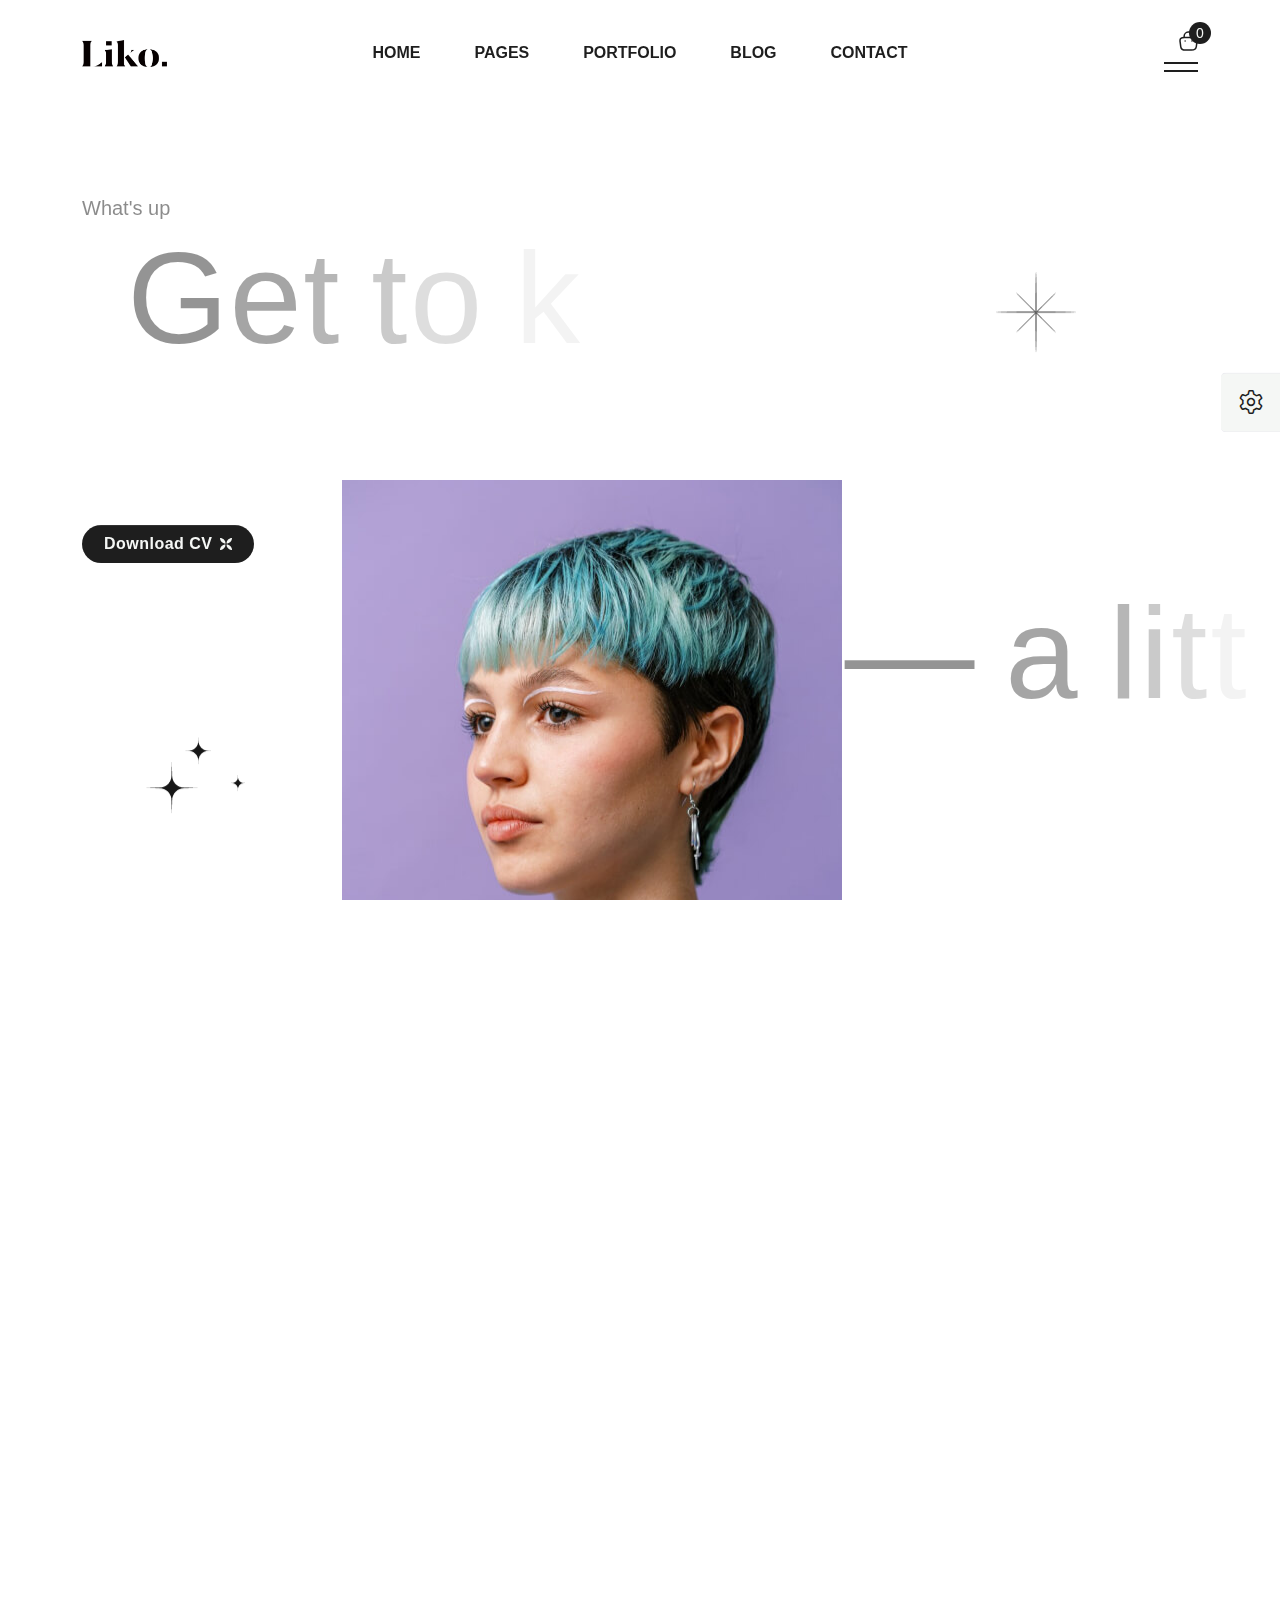
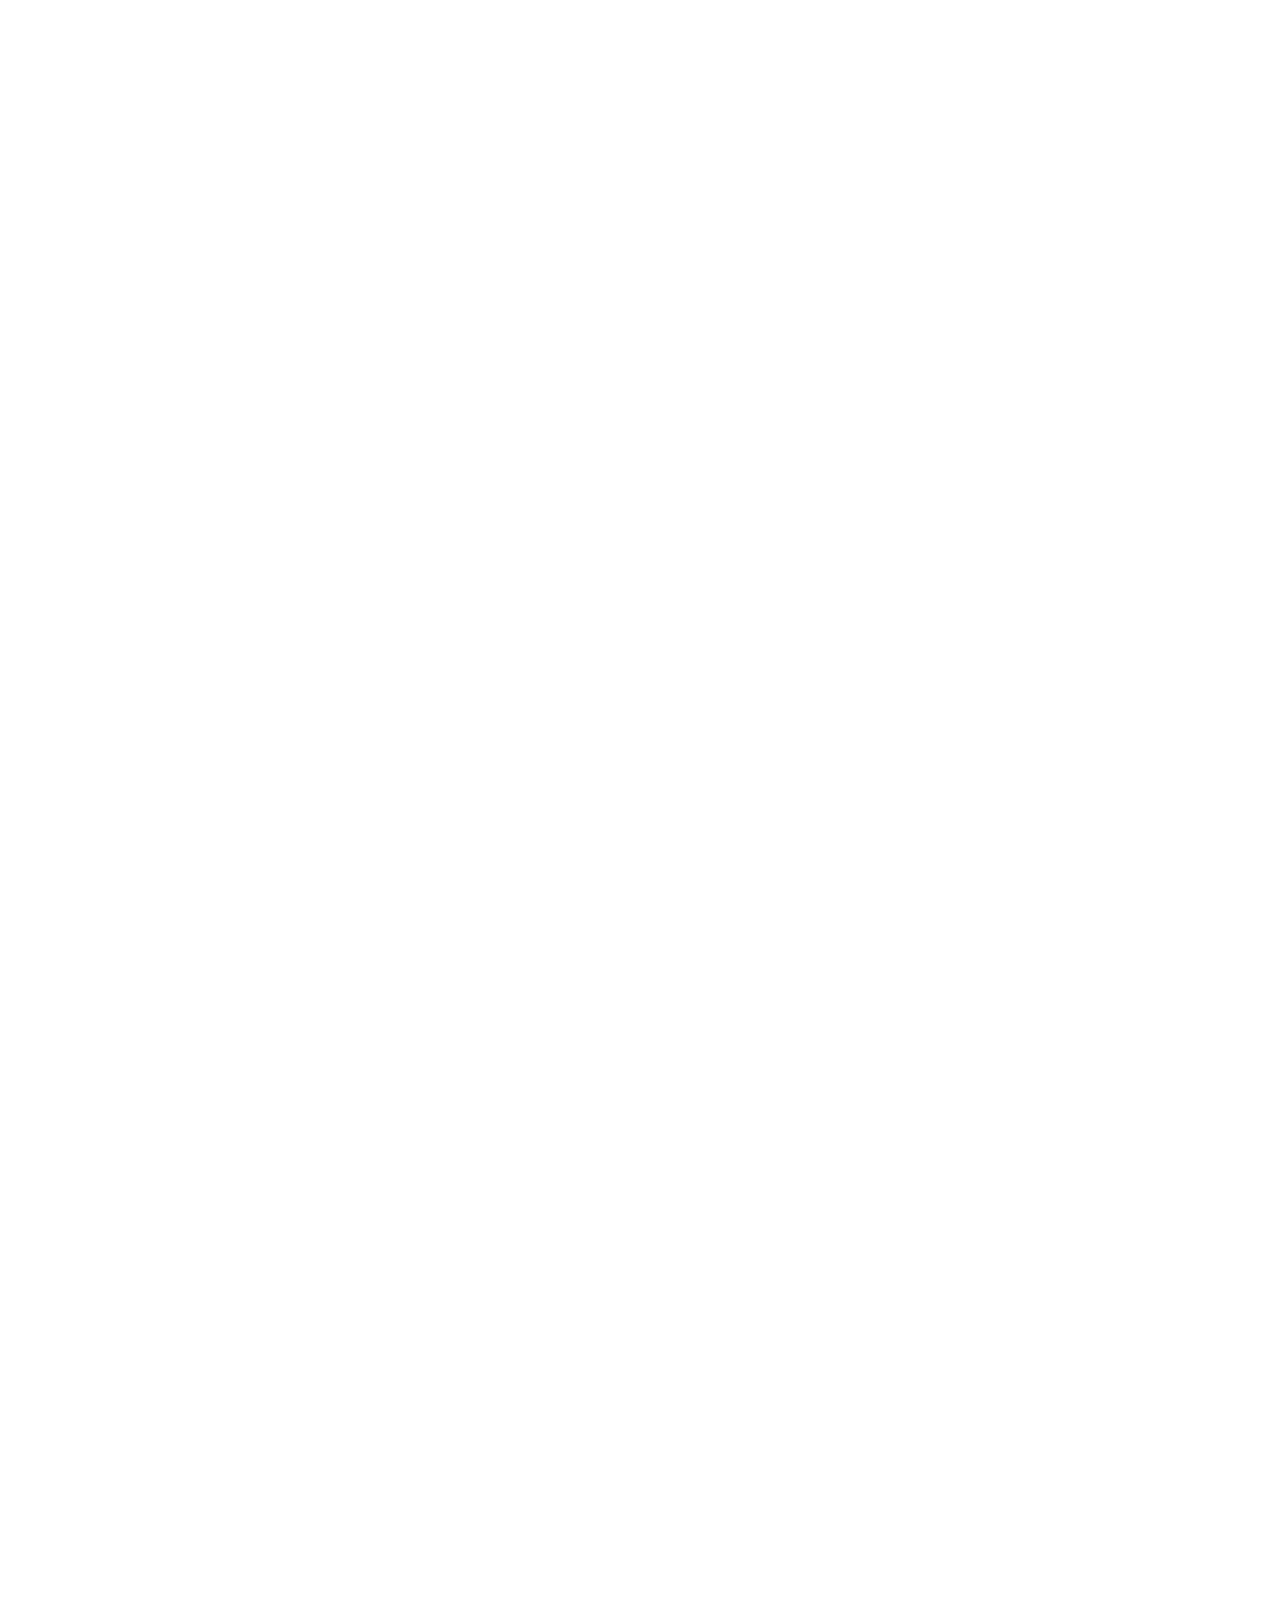
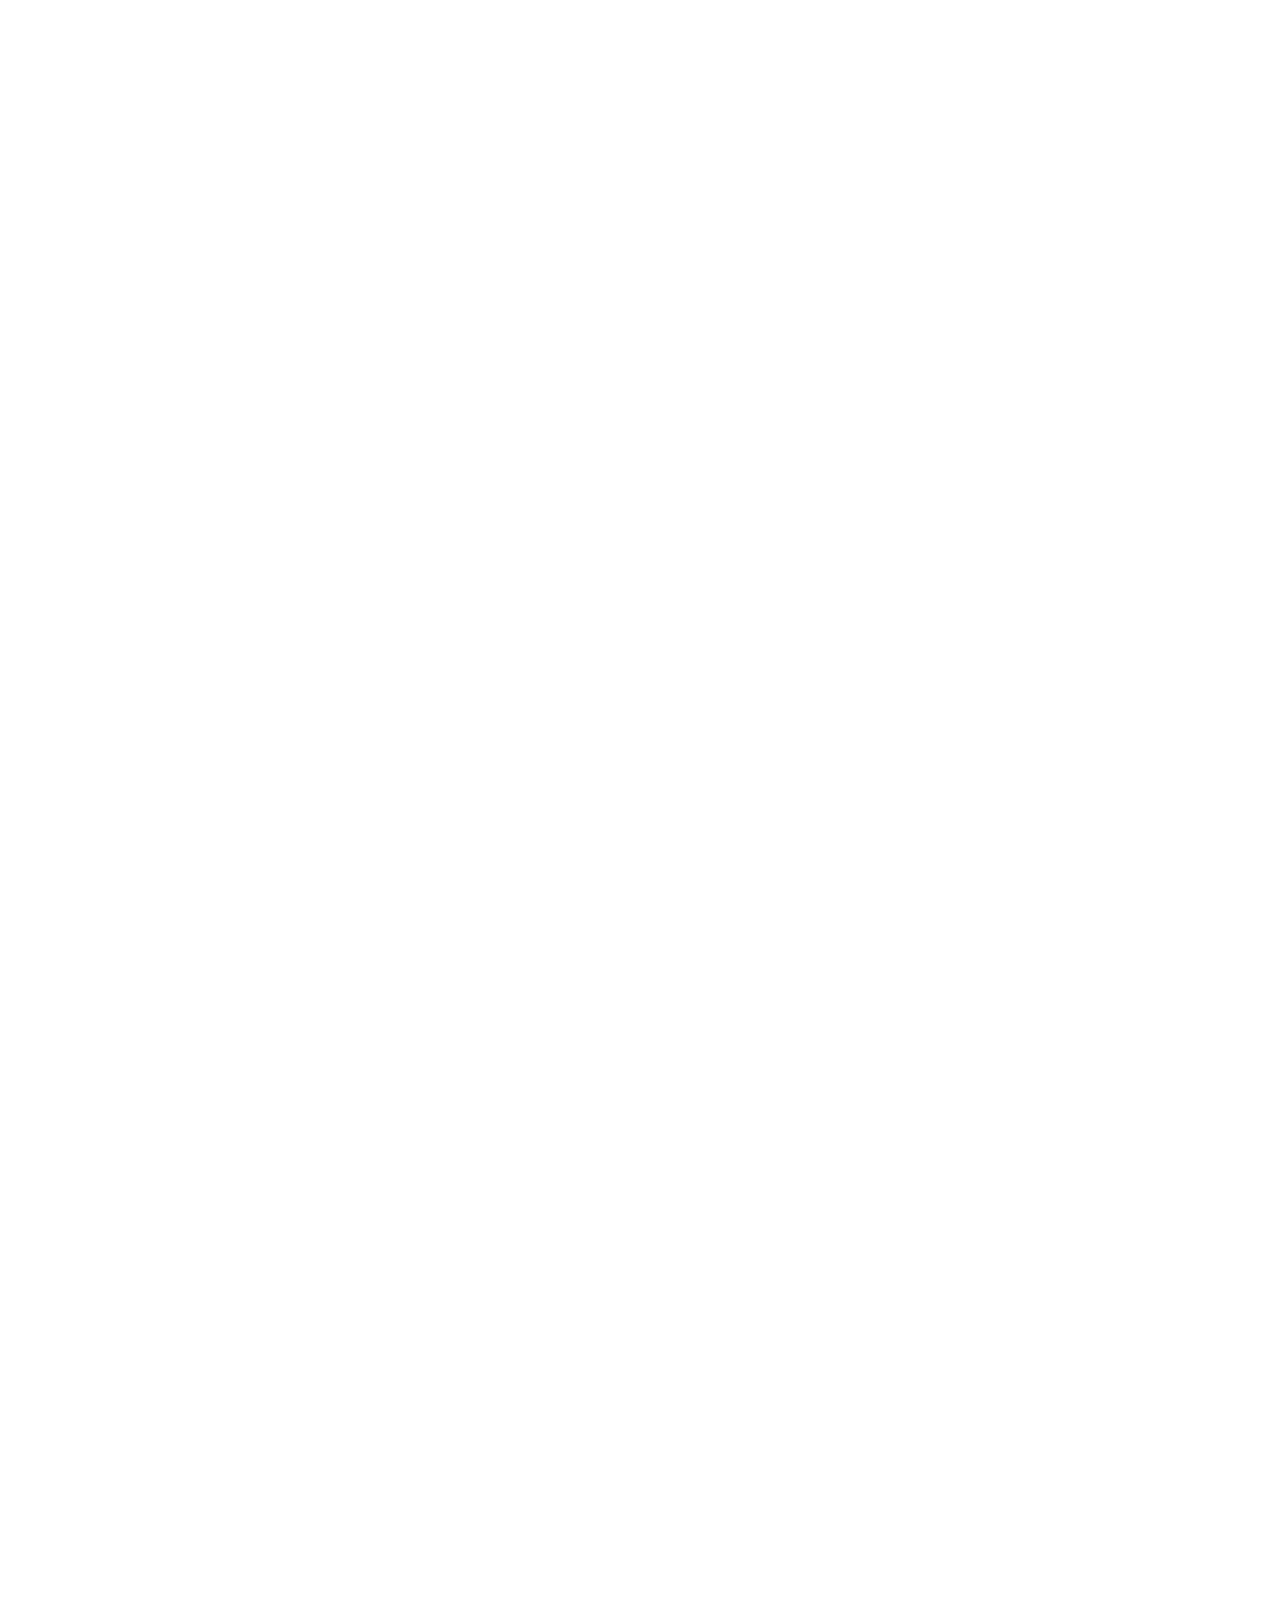
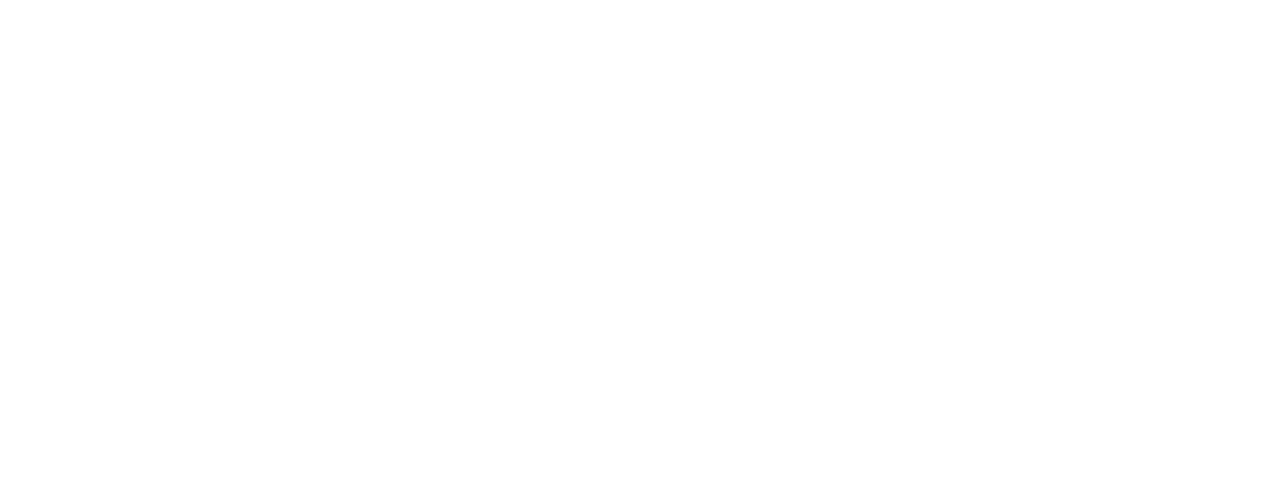
<file: about-me.html>
<!doctype html>
<html class="no-js" lang="zxx">

<head>
   <meta charset="utf-8">
   <meta http-equiv="x-ua-compatible" content="ie=edge">
   <title>Liko - Creative agency & portfolio HTML Template</title>
   <meta name="description" content="">
   <meta name="viewport" content="width=device-width, initial-scale=1">

   <!-- Place favicon.ico in the root directory -->
   <link rel="shortcut icon" type="image/x-icon" href="assets/img/favicon.png">

   <!-- CSS here -->
   <link rel="stylesheet" href="assets/css/bootstrap.css">
   <link rel="stylesheet" href="assets/css/animate.css">
   <link rel="stylesheet" href="assets/css/swiper-bundle.css">
   <link rel="stylesheet" href="assets/css/slick.css">
   <link rel="stylesheet" href="assets/css/magnific-popup.css">
   <link rel="stylesheet" href="assets/css/font-awesome-pro.css">
   <link rel="stylesheet" href="assets/css/spacing.css">
   <link rel="stylesheet" href="assets/css/custom-animation.css">
   <link rel="stylesheet" href="assets/css/main.css">
</head>

<body>

   <!--[if lte IE 9]>
      <p class="browserupgrade">You are using an <strong>outdated</strong> browser. Please <a href="https://browsehappy.com/">upgrade your browser</a> to improve your experience and security.</p>
      <![endif]-->

   <!-- pre loader area start -->
   <div id="loading" class="preloader-wrap">
      <div class="preloader-2 text-center">
         <span class="line line-1"></span>
         <span class="line line-2"></span>
         <span class="line line-3"></span>
         <span class="line line-4"></span>
         <span class="line line-5"></span>
         <span class="line line-6"></span>
         <span class="line line-7"></span>
         <span class="line line-8"></span>
         <span class="line line-9"></span>
         <div class="loader-text">Loading ...</div>
      </div>
   </div>
   <!-- pre loader area end -->

   <!-- back to top start -->
   <div class="back-to-top-wrapper">
      <button id="back_to_top" type="button" class="back-to-top-btn">
         <svg width="12" height="7" viewBox="0 0 12 7" fill="none" xmlns="http://www.w3.org/2000/svg">
            <path d="M11 6L6 1L1 6" stroke="currentColor" stroke-width="1.5" stroke-linecap="round"
               stroke-linejoin="round" />
         </svg>
      </button>
   </div>
   <!-- back to top end -->

   <!-- tp-offcanvus-area-end -->
   <div class="tp-offcanvas-area">
      <div class="tp-offcanvas-wrapper">
         <div class="tp-offcanvas-top d-flex align-items-center justify-content-between">
            <div class="tp-offcanvas-logo">
               <a href="index.html">
                  <img class="logo-1" src="assets/img/logo/logo.png" alt="">
                  <img class="logo-2" src="assets/img/logo/logo-white.png" alt="">
               </a>
            </div>
            <div class="tp-offcanvas-close">
               <button class="tp-offcanvas-close-btn">
                  <svg width="37" height="38" viewBox="0 0 37 38" fill="none" xmlns="http://www.w3.org/2000/svg">
                     <path d="M9.19141 9.80762L27.5762 28.1924" stroke="currentColor" stroke-width="1.5"
                        stroke-linecap="round" stroke-linejoin="round" />
                     <path d="M9.19141 28.1924L27.5762 9.80761" stroke="currentColor" stroke-width="1.5"
                        stroke-linecap="round" stroke-linejoin="round" />
                  </svg>
               </button>
            </div>
         </div>
         <div class="tp-offcanvas-main">
            <div class="tp-offcanvas-content">
               <h3 class="tp-offcanvas-title">Hello There!</h3>
               <p>Lorem ipsum dolor sit amet, consectetur adipiscing elit, </p>
            </div>
            <div class="tp-main-menu-mobile d-xl-none"></div>
            <div class="tp-offcanvas-gallery">
               <div class="row gx-2">
                  <div class="col-md-3 col-3">
                     <div class="tp-offcanvas-gallery-img fix">
                        <a href="#"><img src="assets/img/menu/offcanvas/offcanvas-1.jpg" alt=""></a>
                     </div>
                  </div>
                  <div class="col-md-3 col-3">
                     <div class="tp-offcanvas-gallery-img fix">
                        <a href="#"><img src="assets/img/menu/offcanvas/offcanvas-2.jpg" alt=""></a>
                     </div>
                  </div>
                  <div class="col-md-3 col-3">
                     <div class="tp-offcanvas-gallery-img fix">
                        <a href="#"><img src="assets/img/menu/offcanvas/offcanvas-3.jpg" alt=""></a>
                     </div>
                  </div>
                  <div class="col-md-3 col-3">
                     <div class="tp-offcanvas-gallery-img fix">
                        <a href="#"><img src="assets/img/menu/offcanvas/offcanvas-4.jpg" alt=""></a>
                     </div>
                  </div>
               </div>
            </div>
            <div class="tp-offcanvas-contact">
               <h3 class="tp-offcanvas-title sm">Information</h3>

               <ul>
                  <li><a href="tel:1245654">+ 4 20 7700 1007</a></li>
                  <li><a href="mailto:hello@diego.com">hello@diego.com</a></li>
                  <li><a href="#">Avenue de Roma 158b, Lisboa</a></li>
               </ul>
            </div>
            <div class="tp-offcanvas-social">
               <h3 class="tp-offcanvas-title sm">Follow Us</h3>
               <ul>
                  <li>
                     <a href="#">
                        <svg width="16" height="16" viewBox="0 0 16 16" fill="none" xmlns="http://www.w3.org/2000/svg">
                           <path
                              d="M11.25 1.5H4.75C2.95507 1.5 1.5 2.95507 1.5 4.75V11.25C1.5 13.0449 2.95507 14.5 4.75 14.5H11.25C13.0449 14.5 14.5 13.0449 14.5 11.25V4.75C14.5 2.95507 13.0449 1.5 11.25 1.5Z"
                              stroke="currentColor" stroke-width="1.5" stroke-linecap="round" stroke-linejoin="round" />
                           <path
                              d="M10.6016 7.5907C10.6818 8.13166 10.5894 8.68414 10.3375 9.16955C10.0856 9.65497 9.68711 10.0486 9.19862 10.2945C8.71014 10.5404 8.15656 10.6259 7.61663 10.5391C7.0767 10.4522 6.57791 10.1972 6.19121 9.81055C5.80451 9.42385 5.54959 8.92506 5.46271 8.38513C5.37583 7.8452 5.46141 7.29163 5.70728 6.80314C5.95315 6.31465 6.34679 5.91613 6.83221 5.66425C7.31763 5.41238 7.87011 5.31998 8.41107 5.4002C8.96287 5.48202 9.47372 5.73915 9.86817 6.1336C10.2626 6.52804 10.5197 7.0389 10.6016 7.5907Z"
                              stroke="currentColor" stroke-width="1.5" stroke-linecap="round" stroke-linejoin="round" />
                           <path d="M11.5742 4.42578H11.5842" stroke="currentColor" stroke-width="1.5"
                              stroke-linecap="round" stroke-linejoin="round" />
                        </svg>
                     </a>
                  </li>
                  <li>
                     <a href="#">
                        <svg width="18" height="18" viewBox="0 0 18 18" fill="none" xmlns="http://www.w3.org/2000/svg">
                           <path
                              d="M2.50589 12.7494C4.57662 16.336 9.16278 17.5648 12.7494 15.4941C14.2113 14.65 15.2816 13.388 15.8962 11.9461C16.7895 9.85066 16.7208 7.37526 15.4941 5.25063C14.2674 3.12599 12.1581 1.82872 9.89669 1.55462C8.34063 1.366 6.71259 1.66183 5.25063 2.50589C1.66403 4.57662 0.435172 9.16278 2.50589 12.7494Z"
                              stroke="currentColor" stroke-width="1.5" />
                           <path
                              d="M12.7127 15.4292C12.7127 15.4292 12.0086 10.4867 10.5011 7.87559C8.99362 5.26451 5.28935 2.57155 5.28935 2.57155M5.68449 15.6124C6.79553 12.2606 12.34 8.54524 16.3975 9.43537M12.311 2.4082C11.1953 5.72344 5.75732 9.38453 1.71875 8.58915"
                              stroke="currentColor" stroke-width="1.5" stroke-linecap="round" />
                        </svg>
                     </a>
                  </li>
                  <li>
                     <a href="#">
                        <svg width="18" height="11" viewBox="0 0 18 11" fill="none" xmlns="http://www.w3.org/2000/svg">
                           <path
                              d="M1 5.5715H6.33342C7.62867 5.5715 8.61917 6.56199 8.61917 7.85725C8.61917 9.15251 7.62867 10.143 6.33342 10.143H1.76192C1.30477 10.143 1 9.83823 1 9.38108V1.76192C1 1.30477 1.30477 1 1.76192 1H5.5715C6.86676 1 7.85725 1.99049 7.85725 3.28575C7.85725 4.58101 6.86676 5.5715 5.5715 5.5715H1Z"
                              stroke="currentColor" stroke-width="1.5" stroke-miterlimit="10" />
                           <path
                              d="M10.9062 7.09454H17.0016C17.0016 5.41832 15.6301 4.04688 13.9539 4.04688C12.2777 4.04688 10.9062 5.41832 10.9062 7.09454ZM10.9062 7.09454C10.9062 8.77076 12.2777 10.1422 13.9539 10.1422H15.2492"
                              stroke="currentColor" stroke-width="1.5" stroke-miterlimit="10" stroke-linecap="round"
                              stroke-linejoin="round" />
                           <path d="M16.1125 1.44434H11.668" stroke="currentColor" stroke-width="1.2"
                              stroke-miterlimit="10" stroke-linecap="round" stroke-linejoin="round" />
                        </svg>
                     </a>
                  </li>
                  <li>
                     <a href="#">
                        <svg width="18" height="14" viewBox="0 0 18 14" fill="none" xmlns="http://www.w3.org/2000/svg">
                           <path
                              d="M12.75 13H5.25C3 13 1.5 11.5 1.5 9.25V4.75C1.5 2.5 3 1 5.25 1H12.75C15 1 16.5 2.5 16.5 4.75V9.25C16.5 11.5 15 13 12.75 13Z"
                              stroke="currentColor" stroke-width="1.5" stroke-miterlimit="10" stroke-linecap="round"
                              stroke-linejoin="round" />
                           <path
                              d="M8.70676 5.14837L10.8006 6.40465C11.5543 6.90716 11.5543 7.66093 10.8006 8.16344L8.70676 9.41972C7.86923 9.92224 7.19922 9.50348 7.19922 8.5822V6.06964C7.19922 4.98086 7.86923 4.64585 8.70676 5.14837Z"
                              fill="currentColor" />
                        </svg>
                     </a>
                  </li>
               </ul>
            </div>
         </div>
      </div>
   </div>
   <div class="body-overlay"></div>
   <!-- tp-offcanvus-area-end -->

   
   <!-- cart mini area start -->
   <div class="cartmini__area">
      <div class="cartmini__wrapper d-flex justify-content-between flex-column">
            <div class="cartmini__top-wrapper">
               <div class="cartmini__top p-relative">
                  <div class="cartmini__top-title">
                        <h4>Shopping cart</h4>
                  </div>
                  <div class="cartmini__close">
                        <button type="button" class="cartmini__close-btn cartmini-close-btn"><i class="fal fa-times"></i></button>
                  </div>
               </div>
               <div class="cartmini__shipping">
               <p> Free Shipping for all orders over <span>$50</span></p>
               <div class="progress">
                  <div class="progress-bar progress-bar-striped progress-bar-animated" role="progressbar" data-width="70%" aria-valuenow="70" aria-valuemin="0" aria-valuemax="100"></div>
                  </div>                   
               </div>
               <div class="cartmini__widget">
                  <div class="cartmini__widget-item">
                        <div class="cartmini__thumb">
                        <a href="shop-details.html">
                           <img src="assets/img/inner-blog/blog-sidebar/rc-post/rc-1.jpg" alt="">
                        </a>
                        </div>
                        <div class="cartmini__content">
                        <h5 class="cartmini__title"><a href="shop-details.html">Level Bolt Smart Lock</a></h5>
                        <div class="cartmini__price-wrapper">
                           <span class="cartmini__price">$46.00</span>
                           <span class="cartmini__quantity">x2</span>
                        </div>
                        </div>
                        <a href="#" class="cartmini__del"><i class="fa-regular fa-xmark"></i></a>
                  </div>
               </div>
            </div>
            <div class="cartmini__checkout">
               <div class="cartmini__checkout-title mb-30">
                  <h4>Subtotal:</h4>
                  <span>$113.00</span>
               </div>
               <div class="cartmini__checkout-btn">
                  <a href="cart.html" class="tp-btn-black-2 text-center mb-10 w-100"> view cart</a>
                  <a href="checkout.html" class="tp-btn-black-2 text-center w-100"> checkout</a>
               </div>
            </div>
      </div>
   </div>
   <!-- cart mini area end -->


   <header class="tp-header-height z-index-5">

      <!-- header top area start -->
      <div id="header-sticky" class="tp-inner-header-area tp-inner-header-style-2 tp-inner-header-mob-space">
         <div class="container container-1800">
            <div class="row align-items-center">
               <div class="col-xl-2 col-lg-6 col-md-6 col-6">
                  <div class="tp-header-logo">
                     <a class="logo-1" href="index.html"><img src="assets/img/logo/logo.png" alt=""></a>
                     <a class="logo-2" href="index.html"><img src="assets/img/logo/logo-white.png" alt=""></a>
                  </div>
               </div>
               <div class="col-xl-8 col-lg-8 d-none d-xl-block">
                  <div class="tp-inner-header-right-wrap text-center">
                     <div class="tp-inner-header-menu header-main-menu">
                        <nav class="tp-main-menu-content">
                           <ul>
                              <li class="has-dropdown">
                                 <a href="index.html">Home</a>
                                 <div class="tp-submenu submenu tp-mega-menu">
                                    <div class="tp-menu-fullwidth">
                                       <div class="tp-homemenu-wrapper">
                                          <div class="row gx-25 row-cols-xl-6 row-cols-lg-2 row-cols-md-2 row-cols-1">
                                             <div class="col homemenu">
                                                <div class="homemenu-thumb-wrap mb-20">
                                                   <div class="homemenu-thumb fix">
                                                      <a href="index.html"><img
                                                            src="assets/img/menu/white-version/home-1.jpg" alt=""></a>
                                                   </div>
                                                </div>
                                                <div class="homemenu-content text-center">
                                                   <h4 class="homemenu-title">
                                                      <a href="index.html">MAIN HOME</a>
                                                   </h4>
                                                </div>
                                             </div>
                                             <div class="col homemenu">
                                                <div class="homemenu-thumb-wrap mb-20">
                                                   <div class="homemenu-thumb fix">
                                                      <a href="index-2.html"><img
                                                            src="assets/img/menu/white-version/home-2.jpg" alt=""></a>
                                                   </div>
                                                </div>
                                                <div class="homemenu-content text-center">
                                                   <h4 class="homemenu-title">
                                                      <a href="index-2.html">Fashion STUDIO</a>
                                                   </h4>
                                                </div>
                                             </div>
                                             <div class="col homemenu">
                                                <div class="homemenu-thumb-wrap mb-20">
                                                   <div class="homemenu-thumb fix">
                                                      <a href="index-4.html"><img
                                                            src="assets/img/menu/white-version/home-3.jpg" alt=""></a>
                                                   </div>
                                                </div>
                                                <div class="homemenu-content text-center">
                                                   <h4 class="homemenu-title">
                                                      <a href="index-4.html">CREATIVE AGENCY</a>
                                                   </h4>
                                                </div>
                                             </div>
                                             <div class="col homemenu">
                                                <div class="homemenu-thumb-wrap mb-20">
                                                   <div class="homemenu-thumb fix">
                                                      <a href="index-3.html"><img
                                                            src="assets/img/menu/white-version/home-4.jpg" alt=""></a>
                                                   </div>
                                                </div>
                                                <div class="homemenu-content text-center">
                                                   <h4 class="homemenu-title">
                                                      <a href="index-3.html">Digital Agency</a>
                                                   </h4>
                                                </div>
                                             </div>
                                             <div class="col homemenu">
                                                <div class="homemenu-thumb-wrap mb-20">
                                                   <div class="homemenu-thumb fix">
                                                      <a href="index-5.html"><img
                                                            src="assets/img/menu/white-version/home-5.jpg" alt=""></a>
                                                   </div>
                                                </div>
                                                <div class="homemenu-content text-center">
                                                   <h4 class="homemenu-title">
                                                      <a href="index-5.html">DESIGN STUDIO</a>
                                                   </h4>
                                                </div>
                                             </div>
                                             <div class="col homemenu">
                                                <div class="homemenu-thumb-wrap mb-20">
                                                   <div class="homemenu-thumb fix">
                                                      <a href="index-shop.html"><img
                                                            src="assets/img/menu/white-version/home-6.jpg" alt=""></a>
                                                   </div>
                                                </div>
                                                <div class="homemenu-content text-center">
                                                   <h4 class="homemenu-title">
                                                      <a href="index-shop.html">Minimal Shop</a>
                                                   </h4>
                                                </div>
                                             </div>
                                             <div class="col homemenu">
                                                <div class="homemenu-thumb-wrap mb-20">
                                                   <div class="homemenu-thumb fix">
                                                      <a href="index-8.html"><img
                                                            src="assets/img/menu/white-version/home-7.jpg" alt=""></a>
                                                   </div>
                                                </div>
                                                <div class="homemenu-content text-center">
                                                   <h4 class="homemenu-title">
                                                      <a href="index-8.html">DESIGN STUDIO</a>
                                                   </h4>
                                                </div>
                                             </div>
                                             <div class="col homemenu">
                                                <div class="homemenu-thumb-wrap mb-20">
                                                   <div class="homemenu-thumb fix">
                                                      <a href="index-9.html"><img
                                                            src="assets/img/menu/white-version/home-8.jpg" alt=""></a>
                                                   </div>
                                                </div>
                                                <div class="homemenu-content text-center">
                                                   <h4 class="homemenu-title">
                                                      <a href="index-9.html">showcase carousel</a>
                                                   </h4>
                                                </div>
                                             </div>
                                             <div class="col homemenu">
                                                <div class="homemenu-thumb-wrap mb-20">
                                                   <div class="homemenu-thumb fix">
                                                      <a href="index-10.html"><img
                                                            src="assets/img/menu/white-version/home-9.jpg" alt=""></a>
                                                   </div>
                                                </div>
                                                <div class="homemenu-content text-center">
                                                   <h4 class="homemenu-title">
                                                      <a href="index-10.html">INTERACTIVE LINKS</a>
                                                   </h4>
                                                </div>
                                             </div>
                                             <div class="col homemenu">
                                                <div class="homemenu-thumb-wrap mb-20">
                                                   <div class="homemenu-thumb fix">
                                                      <a href="index-11.html"><img
                                                            src="assets/img/menu/white-version/home-10.jpg" alt=""></a>
                                                   </div>
                                                </div>
                                                <div class="homemenu-content text-center">
                                                   <h4 class="homemenu-title">
                                                      <a href="index-11.html">wrapper slider</a>
                                                   </h4>
                                                </div>
                                             </div>
                                             <div class="col homemenu">
                                                <div class="homemenu-thumb-wrap mb-20">
                                                   <div class="homemenu-thumb fix">
                                                      <a href="portfolio-showcase-2.html"><img
                                                            src="assets/img/menu/white-version/home-11.jpg" alt=""></a>
                                                   </div>
                                                </div>
                                                <div class="homemenu-content text-center">
                                                   <h4 class="homemenu-title">
                                                      <a href="portfolio-showcase-2.html">showcase parallax</a>
                                                   </h4>
                                                </div>
                                             </div>
                                             <div class="col homemenu">
                                                <div class="homemenu-thumb-wrap mb-20">
                                                   <div class="homemenu-thumb fix">
                                                      <a href="index-12.html"><img
                                                            src="assets/img/menu/white-version/home-12.jpg" alt=""></a>
                                                   </div>
                                                </div>
                                                <div class="homemenu-content text-center">
                                                   <h4 class="homemenu-title">
                                                      <a href="index-12.html">horizontal</a>
                                                   </h4>
                                                </div>
                                             </div>
                                          </div>
                                       </div>
                                    </div>
                                 </div>
                              </li>
                              <li class="has-dropdown">
                                 <a href="#">Pages</a>
                                 <div class="tp-submenu submenu tp-mega-menu">
                                    <div class="tp-megamenu-wrapper">
                                       <div class="row gx-50">
                                          <div class="col-xl-8">
                                             <div class="tp-megamenu-list-box">
                                                <div class="row gx-50">
                                                   <div class="col-xl-8">
                                                      <div class="tp-megamenu-list">
                                                         <h4 class="tp-megamenu-title">LIST TYPES</h4>
                                                         <div class="tp-megamenu-list-wrap">
                                                            <ul>
                                                               <li><a href="about-us.html">ABOUT US</a></li>
                                                               <li><a href="faq.html">FAQ Page</a></li>
                                                               <li><a href="about-me.html">ABOUT ME</a></li>
                                                               <li><a href="price.html">Pricing</a></li>
                                                               <li><a href="team.html">Team Page</a></li>
                                                               <li><a href="brand.html">OUR CLIENTS</a></li>
                                                               <li><a href="team-details.html">Team Datails</a></li>
                                                               <li><a href="register.html">Register</a></li>
                                                               <li><a href="service.html">OUR SERVICES</a></li>
                                                               <li><a href="login.html">LogIn</a></li>
                                                               <li><a href="service-details.html">SERVICES DETAILS</a></li>
                                                               <li><a href="error.html">ERROR PAGE</a></li>
                                                            </ul>
                                                         </div>
                                                      </div>
                                                   </div>
                                                   <div class="col-xl-4">
                                                      <div class="tp-megamenu-list tp-megamenu-list-2">
                                                         <h4 class="tp-megamenu-title">Shop Page</h4>
                                                         <div class="tp-megamenu-list-wrap">
                                                            <ul>
                                                               <li><a href="shop-sidebar.html">Shop Page</a></li>
                                                               <li><a href="shop-details.html">shop details one</a></li>
                                                               <li><a href="shop-details-2.html">shop details TWO</a></li>
                                                               <li><a href="myaccount.html">my account</a></li>
                                                               <li><a href="cart.html">cart</a></li>
                                                               <li><a href="checkout.html">Checkout</a></li>
                                                               <li><a href="wishlist.html">Wishlist</a></li>
                                                            </ul>
                                                         </div>
                                                      </div>
                                                   </div>
                                                </div>
                                             </div>
                                          </div>
                                          <div class="col-xl-4">
                                             <div class="tp-megamenu-shop-style">
                                                <div class="tp-shop-banner-left p-relative">
                                                   <div class="tp-shop-banner-thumb">
                                                      <img src="assets/img/menu/shop-menu/banner-1.jpg" alt="">
                                                   </div>
                                                   <div class="tp-shop-banner-content">
                                                      <h4 class="tp-shop-banner-title">Sale</h4>
                                                      <span>20% Off all Shoes</span>
                                                      <a class="tp-shop-btn" href="shop-details.html">Shop Now</a>
                                                   </div>
                                                </div>
                                             </div>
                                          </div>
                                       </div>
                                    </div>
                                 </div>
                              </li>
                              <li class="has-dropdown">
                                 <a href="portfolio-random.html">Portfolio</a>
                                 <div class="tp-submenu submenu tp-mega-menu">
                                    <div class="tp-menu-fullwidth">
                                       <div class="tp-megamenu-portfolio p-relative">
                                          <div class="tp-megamenu-portfolio-banner">
                                             <img src="assets/img/menu/portfolio-menu/portfolio.png" alt="">
                                          </div>
                                          <div class="row gx-50">
                                             <div class="col-xxl-9 col-xl-10">
                                                <div class="tp-megamenu-list-box">
                                                   <div class="row gx-50">
                                                      <div class="col-xxl-5 col-xl-6">
                                                         <div class="tp-megamenu-list">
                                                            <h4 class="tp-megamenu-title">PORTFOLIO LIST</h4>
                                                            <div class="tp-megamenu-list-wrap tp-portfolio-menu-style">
                                                               <div class="row">
                                                                  <div class="col-lg-6">
                                                                     <ul>
                                                                        <li><a href="portfolio-standard.html">Standerd</a></li>
                                                                        <li><a href="index-10.html">Interactive</a></li>
                                                                        <li><a href="portfolio-random.html">random</a></li>
                                                                        <li><a href="portfolio-showcase-2.html">showcase parallax</a></li>
                                                                        <li><a href="portfolio-masonary.html">Masonry random</a></li>
                                                                        <li><a href="index-12.html">Vertical Carousel</a></li>
                                                                        <li><a href="portfolio-wrapper.html">wrapper</a></li>
                                                                     </ul>
                                                                  </div>
                                                                  <div class="col-lg-6">
                                                                     <ul>
                                                                        <li><a href="portfolio-showcase-1.html">horizontal</a></li>
                                                                        <li><a href="index-7.html">Image Slider</a></li>
                                                                        <li><a href="index-11.html">wrapper Slider</a></li>
                                                                        <li><a href="portfolio-showcase-1.html">parallax showcase</a></li>
                                                                     <li><a href="index-9.html">Perspective Slider</a></li>
                                                                     </ul>
                                                                  </div>
                                                               </div>
                                                            </div>
                                                         </div>
                                                      </div>
                                                      <div class="col-xxl-3 col-xl-3">
                                                         <div class="tp-megamenu-list tp-megamenu-list-2 ml-20">
                                                            <h4 class="tp-megamenu-title">List Layouts</h4>
                                                            <div class="tp-megamenu-list-wrap">
                                                               <ul>
                                                                  <li><a href="portfolio-grid-col-2.html">two-columns</a></li>
                                                                  <li><a href="portfolio-grid-col-3.html">three-columns</a></li>
                                                                  <li><a href="portfolio-grid-col-3-fullwidth.html">three-columns Wide</a></li>
                                                                  <li><a href="portfolio-grid-col-4.html">four-columns</a></li>
                                                                  <li><a href="portfolio-grid-col-4-fullwidth.html">four-columns Wide</a></li>
                                                               </ul>
                                                            </div>
                                                         </div>
                                                      </div>
                                                      <div class="col-xxl-3 col-xl-3">
                                                         <div class="tp-megamenu-list tp-megamenu-list-2 ml-20">
                                                            <h4 class="tp-megamenu-title">PORTFOLIO SINGLES</h4>
                                                            <div class="tp-megamenu-list-wrap">
                                                               <ul>
                                                                  <li><a href="portfolio-showcase-2-details.html">Creative</a></li>
                                                                  <li><a href="portfolio-details-1.html">images Small</a></li>
                                                                  <li><a href="portfolio-details-2.html">Sliding</a></li>
                                                                  <li><a href="portfolio-details-comparison.html">Image Comparison</a></li>
                                                                  <li><a href="portfolio-details-video.html">Video</a></li>
                                                                  <li><a href="portfolio-custom-light.html">CUSTOM LIGHT</a></li>
                                                                  <li><a href="portfolio-showcase-details.html">Gallery</a></li>
                                                                  <li><a href="portfolio-details-3.html">Mockups</a></li>
                                                               </ul>
                                                            </div>
                                                         </div>
                                                      </div>
                                                   </div>
                                                </div>
                                             </div>
                                             <div class="col-xxl-3 col-xl-3 d-none d-xxl-block">
                                                <div class="tp-megamenu-portfolio-text">
                                                   <h4>60+</h4>
                                                   <span>Pre-built demo home page</span>
                                                </div>
                                             </div>
                                          </div>
                                       </div>
                                    </div>
                                 </div>
                              </li>
                              <li class="has-dropdown">
                                 <a href="blog-list.html">Blog</a>
                                 <ul class="tp-submenu submenu">
                                    <li><a href="blog-modern.html">Modern</a></li>
                                    <li><a href="blog-classic.html">Classic Sidebar</a></li>
                                    <li><a href="blog-list.html">Minimal List</a></li>
                                    <li><a href="blog-details.html">Post Single</a></li>
                                    <li><a href="blog-details-without-sidebar.html">Post Without Sidebar</a></li>
                                 </ul>
                              </li>
                              <li class="has-dropdown">
                                 <a href="contact.html">Contact</a>
                                 <ul class="tp-submenu submenu">
                                    <li><a href="contact-2.html">Contact</a></li>
                                    <li><a href="contact.html">Get IN touch</a></li>
                                 </ul>
                              </li>
                           </ul>
                        </nav>
                     </div>
                  </div>
               </div>
               <div class="col-xl-2 col-lg-6 col-md-6 col-6">
                  <div class="tp-inner-header-right-action text-end">
                     <ul>
                        <li>
                           <div class="tp-inner-cart">
                              <a class="cartmini-open-btn" href="javascript:void(0)">
                                 <span class="p-relative">
                                    <svg width="19" height="20" viewBox="0 0 19 20" fill="none" xmlns="http://www.w3.org/2000/svg">
                                       <path d="M5.14313 6.09765V5.22429C5.14313 3.19845 6.90815 1.20862 9.10223 1.01955C11.7156 0.785448 13.9195 2.68524 13.9195 5.05322V6.29573" stroke="currentcolor" stroke-width="1.5" stroke-miterlimit="10" stroke-linecap="round" stroke-linejoin="round"/>
                                       <path d="M6.60789 19H12.4588C16.3789 19 17.081 17.5504 17.2858 15.7857L18.0171 10.3834C18.2804 8.18652 17.5978 6.39478 13.4339 6.39478H5.63274C1.46885 6.39478 0.786251 8.18652 1.04954 10.3834L1.7809 15.7857C1.98568 17.5504 2.68779 19 6.60789 19Z" stroke="currentcolor" stroke-width="1.5" stroke-miterlimit="10" stroke-linecap="round" stroke-linejoin="round"/>
                                       <path d="M12.9417 9.99608H12.9504" stroke="currentcolor" stroke-width="1.5" stroke-linecap="round" stroke-linejoin="round"/>
                                       <path d="M6.11306 9.99608H6.12182" stroke="currentcolor" stroke-width="1.5" stroke-linecap="round" stroke-linejoin="round"/>
                                    </svg>
                                    <i>0</i>
                                 </span>
                              </a>
                           </div>
                        </li>
                        <li>
                           <div class="tp-inner-bar">
                              <button class="tp-offcanvas-open-btn">
                                 <span>
                                    <svg width="34" height="10" viewBox="0 0 34 10" fill="none" xmlns="http://www.w3.org/2000/svg">
                                       <rect y="0.00012207" width="34" height="2" fill="currentcolor"/>
                                       <rect y="8.00012" width="34" height="2" fill="currentcolor"/>
                                    </svg>                                          
                                 </span>
                              </button>
                           </div>
                        </li>
                     </ul>
                  </div>
               </div>
            </div>
         </div>
      </div>
      <!-- header top area end -->

   </header>

   <div id="smooth-wrapper">
      <div id="smooth-content">

         <main>

            <!-- hero area start -->
            <div class="ab-2-hero-area ab-2-hero-ptb  p-relative">
               <div class="ab-2-hero-social-wrap d-none d-lg-block">
                  <div class="ab-2-hero-social">
                     <a href="#">
                        <span>
                           <svg width="14" height="14" viewBox="0 0 14 14" fill="none" xmlns="http://www.w3.org/2000/svg">
                              <path d="M9.61267 4.38788C10.7765 4.38788 11.8926 4.85019 12.7155 5.67311C13.5384 6.49603 14.0007 7.61215 14.0007 8.77594V13.8953H11.0754V8.77594C11.0754 8.38801 10.9213 8.01597 10.6469 7.74166C10.3726 7.46736 10.0006 7.31325 9.61267 7.31325C9.22474 7.31325 8.8527 7.46736 8.57839 7.74166C8.30409 8.01597 8.14998 8.38801 8.14998 8.77594V13.8953H5.22461V8.77594C5.22461 7.61215 5.68692 6.49603 6.50984 5.67311C7.33276 4.85019 8.44888 4.38788 9.61267 4.38788Z" fill="currentcolor" />
                              <path d="M2.92537 5.11932H0V13.8954H2.92537V5.11932Z" fill="currentcolor" />
                              <path d="M1.46269 2.92537C2.27051 2.92537 2.92537 2.27051 2.92537 1.46269C2.92537 0.654867 2.27051 0 1.46269 0C0.654867 0 0 0.654867 0 1.46269C0 2.27051 0.654867 2.92537 1.46269 2.92537Z" fill="currentcolor" />
                            </svg>
                        </span>
                     </a>
                     <a href="#">
                        <span>
                           <svg width="14" height="12" viewBox="0 0 14 12" fill="none" xmlns="http://www.w3.org/2000/svg">
                              <path d="M14 0.00639908C13.3906 0.436248 12.7159 0.765014 12.0018 0.980036C11.6186 0.539361 11.1092 0.227021 10.5427 0.0852612C9.9761 -0.0564989 9.37968 -0.0208401 8.83405 0.187415C8.28842 0.39567 7.81992 0.766473 7.4919 1.24967C7.16388 1.73287 6.99217 2.30516 7 2.88913V3.52549C5.88168 3.55449 4.77354 3.30646 3.77428 2.8035C2.77502 2.30054 1.91566 1.55826 1.27273 0.642763C1.27273 0.642763 -1.27273 6.37004 4.45455 8.91549C3.14397 9.80511 1.58274 10.2512 0 10.1882C5.72727 13.37 12.7273 10.1882 12.7273 2.87004C12.7267 2.69278 12.7096 2.51596 12.6764 2.34185C13.3258 1.70135 13.7842 0.892671 14 0.00639908Z" fill="currentcolor" />
                            </svg>
                        </span>
                     </a>
                     <a href="#">
                        <span>
                           <svg width="14" height="14" viewBox="0 0 14 14" fill="none" xmlns="http://www.w3.org/2000/svg">
                              <path d="M10 1H4C2.34315 1 1 2.34315 1 4V10C1 11.6569 2.34315 13 4 13H10C11.6569 13 13 11.6569 13 10V4C13 2.34315 11.6569 1 10 1Z" stroke="currentcolor" stroke-width="1.2" stroke-linecap="round" stroke-linejoin="round" />
                              <path d="M9.39611 6.62194C9.47016 7.12128 9.38487 7.63127 9.15237 8.07934C8.91987 8.52742 8.552 8.89078 8.10109 9.11774C7.65018 9.3447 7.13918 9.42369 6.64078 9.34349C6.14239 9.2633 5.68197 9.02799 5.32502 8.67103C4.96806 8.31408 4.73275 7.85366 4.65255 7.35526C4.57236 6.85687 4.65135 6.34587 4.87831 5.89496C5.10527 5.44405 5.46862 5.07618 5.9167 4.84368C6.36478 4.61118 6.87477 4.52589 7.37411 4.59994C7.88347 4.67547 8.35502 4.91281 8.71913 5.27692C9.08323 5.64103 9.32058 6.11258 9.39611 6.62194Z" stroke="currentcolor" stroke-width="1.5" stroke-linecap="round" stroke-linejoin="round" />
                              <path d="M10.2974 3.69983H10.3074" stroke="currentcolor" stroke-width="1.5" stroke-linecap="round" stroke-linejoin="round" />
                            </svg>
                        </span>
                     </a>
                     <a href="#">
                        <span>
                           <svg width="8" height="16" viewBox="0 0 8 16" fill="none" xmlns="http://www.w3.org/2000/svg">
                              <path d="M8 0H5.81818C4.85376 0 3.92883 0.383116 3.24688 1.06507C2.56493 1.74702 2.18182 2.67194 2.18182 3.63636V5.81818H0V8.72727H2.18182V15.6234H5.09091V8.72727H7.27273L8 5.81818H5.09091V3.63636C5.09091 3.44348 5.16753 3.25849 5.30392 3.1221C5.44031 2.98571 5.6253 2.90909 5.81818 2.90909H8V0Z" fill="currentcolor" />
                           </svg>
                        </span>
                     </a>
                  </div>
                  <div class="ab-2-hero-social-text">
                     <span>Follow us</span>
                  </div>
               </div>
               <div class="container">
                  <div class="ab-2-hero-main">
                     <div class="row">
                        <div class="col-xl-7">
                           <div class="ab-2-hero-title-box p-relative">
                              <span class="ab-2-hero-subtitle" data-stagger="0.05" data-on-scroll="0" data-delay="0.6">What's up</span>
                              <h4 class="ab-2-hero-title tp-char-animation" data-stagger="0.05" data-on-scroll="0" data-delay="0.6">Get to know me</h4>
                              <a class="tp-btn-white background-black" href="#">
                                 Download CV
                                 <span>
                                    <svg width="12" height="12" viewBox="0 0 12 12" fill="none"
                                    xmlns="http://www.w3.org/2000/svg">
                                    <path fill-rule="evenodd" clip-rule="evenodd"
                                          d="M12 0C12 3.0432 9.53292 5.5102 6.48975 5.5102C6.48975 2.46701 8.95677 0 12 0Z"
                                          fill="currentcolor" />
                                       <path fill-rule="evenodd" clip-rule="evenodd"
                                       d="M0.0231934 0.0231209C3.06639 0.0231209 5.5334 2.49015 5.5334 5.53333C2.4902 5.53333 0.0231934 3.0663 0.0231934 0.0231209Z"
                                       fill="currentcolor" />
                                       <path fill-rule="evenodd" clip-rule="evenodd"
                                       d="M6.48975 6.4898C9.53294 6.4898 12 8.95682 12 12C8.95675 12 6.48975 9.53297 6.48975 6.4898Z"
                                       fill="currentcolor" />
                                       <path fill-rule="evenodd" clip-rule="evenodd"
                                       d="M5.5102 6.48981C5.5102 9.533 3.04318 12 0 12C0 8.95681 2.46703 6.48981 5.5102 6.48981Z"
                                       fill="currentcolor" />
                                    </svg>
                                 </span>
                              </a>
                              <div class="ab-2-hero-shape-1">
                                 <img src="assets/img/inner-about/hero/hero-2-shape-1.jpg" alt="">
                              </div>
                              <div class="ab-2-hero-shape-2">
                                 <img class="tp-zoom-in-out" src="assets/img/inner-about/hero/hero-2-shape-2.jpg" alt="">
                              </div>
                           </div>
                        </div>
                     </div>
                     <div class="row">
                        <div class="col-xl-10 offset-xl-2">
                           <div class="ab-2-hero-thumb-wrap p-relative">
                              <img src="assets/img/inner-about/hero/hero-2-1.jpg" alt="" data-speed="0.9">
                              <h4 class="ab-2-hero-title tp-char-animation" data-stagger="0.05" data-on-scroll="0" data-delay="0.6">— a little <br> better</h4>
                           </div>
                        </div>
                     </div>
                  </div>
               </div>
            </div>
            <!-- hero area end -->

            <!-- about area start -->
            <div class="ab-about-area ab-about-mt pb-90 z-index-5">
               <div class="container">
                  <div class="row">
                     <div class="col-xl-12">
                        <div class="ab-about-content p-relative tp_fade_bottom">
                           <span>
                              <svg width="41" height="46" viewBox="0 0 41 46" fill="none" xmlns="http://www.w3.org/2000/svg">
                                 <path d="M20.2573 44.0238C18.1761 44.6511 15.9722 44.4264 14.0462 43.3853C12.1202 42.3442 10.7078 40.6126 10.071 38.51C9.97643 38.2014 9.64869 38.0224 9.34016 38.117C9.03163 38.2116 8.85256 38.5393 8.94717 38.8479C9.67222 41.2447 11.2902 43.2269 13.486 44.413C15.6922 45.6031 18.2126 45.8664 20.5992 45.1374C20.9005 45.0459 21.0868 44.715 20.9922 44.4065C20.8904 44.1011 20.5658 43.9292 20.2573 44.0238ZM37.6132 22.6896C37.311 22.7985 37.1526 23.1342 37.2615 23.4363L38.2557 26.2265C39.2905 29.1269 39.0625 32.3414 37.6261 35.0506C36.2696 37.6131 33.9997 39.4875 31.234 40.3255C28.4684 41.1634 25.5401 40.8678 22.9896 39.4804L11.3416 33.1806C11.0583 33.0245 10.7037 33.1311 10.5476 33.4144C10.3915 33.6977 10.4981 34.0522 10.7814 34.2083L22.4294 40.5081C25.2569 42.0373 28.5088 42.3684 31.5687 41.4422C34.6072 40.5255 37.1523 38.4431 38.6545 35.5934C40.2439 32.5937 40.4907 29.0372 39.3542 25.8315L38.3599 23.0413C38.2511 22.7392 37.9154 22.5807 37.6132 22.6896ZM19.4432 41.3502C16.603 42.2127 13.5811 40.5734 12.713 37.7015C12.6184 37.3929 12.2906 37.2139 11.9821 37.3085C11.6736 37.4031 11.4945 37.7308 11.5891 38.0394C12.6464 41.5283 16.3207 43.5187 19.7851 42.4637C20.0865 42.3723 20.2727 42.0414 20.1781 41.7328C20.0866 41.4315 19.7518 41.2556 19.4432 41.3502ZM25.3749 0.522791C25.0664 0.617395 24.8873 0.945141 24.9819 1.25367C25.0765 1.5622 25.4043 1.74127 25.7128 1.64666C30.0171 0.346022 34.5897 2.8173 35.9062 7.15732C36.0008 7.46585 36.3285 7.64492 36.6371 7.55031C36.9385 7.45889 37.1247 7.12796 37.0301 6.81944C35.5212 1.85522 30.2963 -0.967056 25.3749 0.522791ZM27.7399 8.08209C26.9214 8.39518 26.4635 9.24906 26.652 10.1144L28.1973 17.2348L14.2749 9.70684C12.6671 8.82337 10.6168 9.46252 9.76828 11.0719C9.38242 11.7996 9.29014 12.6104 9.46278 13.3631L5.93535 11.4528C4.31647 10.5828 2.27337 11.2188 1.41768 12.8313C0.55802 14.4541 1.17336 16.4893 2.79542 17.3664L3.45091 17.7246C2.70699 18.013 2.09889 18.5489 1.72413 19.2631C0.864475 20.8859 1.47664 22.914 3.09869 23.7911L5.19531 24.9273C4.45139 25.2157 3.84329 25.7516 3.46853 26.4658C2.61205 28.0958 3.22739 30.131 4.84627 31.0009L8.3737 32.9113C8.657 33.0673 9.01153 32.9608 9.16763 32.6775C9.32372 32.3942 9.21719 32.0397 8.93388 31.8836L5.40646 29.9733C4.34783 29.4012 3.94556 28.0751 4.51048 27.0196C5.05717 25.9809 6.38725 25.5683 7.42842 26.1396L17.3044 31.4751C17.5877 31.6312 17.9494 31.5215 18.0983 31.2414C18.2544 30.9581 18.1479 30.6035 17.8646 30.4474L3.65888 22.7634C2.60025 22.1913 2.19798 20.8652 2.76291 19.8098C3.3096 18.771 4.63967 18.3584 5.68084 18.9297L19.8866 26.6137C20.1699 26.7698 20.5244 26.6633 20.6805 26.38C20.8366 26.0967 20.73 25.7421 20.4467 25.586L17.555 24.0085L6.23467 17.8877L3.35242 16.3316C2.2938 15.7595 1.89153 14.4334 2.45645 13.378C3.00314 12.3392 4.33322 11.9266 5.37439 12.4979L19.5801 20.1819L22.4655 21.7452C22.7488 21.9013 23.1105 21.7916 23.2595 21.5115C23.4155 21.2281 23.309 20.8736 23.0257 20.7175L11.6991 14.5825C10.6404 14.0104 10.2382 12.6843 10.8031 11.6289C11.3498 10.5901 12.6799 10.1775 13.721 10.7488L28.1934 18.5707C28.1427 18.7643 28.0715 18.9499 27.9764 19.1206C27.0668 20.8426 26.5493 22.7921 26.4863 24.7444C26.4233 26.6967 26.8173 28.6765 27.6149 30.468L27.723 30.7107C27.8533 31.0033 28.204 31.138 28.4966 31.0077C28.7893 30.8774 28.9239 30.5267 28.7936 30.234L28.6856 29.9913C27.9539 28.3672 27.6044 26.5642 27.6596 24.7864C27.7148 23.0087 28.1856 21.2425 29.0183 19.6744C29.4383 18.8888 29.5598 17.9708 29.3752 17.0952L27.8101 9.8725C27.7464 9.57585 27.9025 9.29254 28.1801 9.18606C29.1088 8.83244 30.1219 8.86033 31.0265 9.2786C31.9486 9.69764 32.6416 10.4667 32.9833 11.4263L36.3555 20.8635C36.4643 21.1657 36.8 21.3241 37.1022 21.2152C37.4043 21.1063 37.5628 20.7707 37.4539 20.4685L34.0818 11.0314C33.6312 9.76953 32.7174 8.77375 31.5113 8.21607C30.3019 7.65124 28.9676 7.61245 27.7399 8.08209ZM26.1787 3.19248C25.8701 3.28708 25.6911 3.61483 25.7857 3.92336C25.8803 4.23188 26.208 4.41095 26.5165 4.31635C29.3639 3.45059 32.3858 5.08993 33.254 7.96187C33.3486 8.27039 33.6763 8.44946 33.9848 8.35486C34.2862 8.26343 34.4724 7.93251 34.3778 7.62398C33.3173 4.12786 29.6391 2.14783 26.1787 3.19248Z" fill="currentcolor" stroke="currentcolor" stroke-width="0.2"/>
                              </svg>
                              Hi!
                           </span>
                           <p class="tp-dropcap">
                              I’m a Indigo Volet interactive designer, 34 years
                              old and I am a self-taught web designer from the
                              USA. I create interfaces, help with art direction, &
                              appreciate polished motion design pieces!
                           </p>
                        </div>
                     </div>
                  </div>
                  <div class="row">
                     <div class="col-xl-12">
                        <div class="row">
                           <div class="col-xl-5 col-lg-5 col-md-4 mb-40">
                              <div class="ab-about-category-title-box tp_fade_bottom ab-2-about-title-style p-relative">
                                 <h4 class="ab-about-category-title">Something <br><span>About me</span></h4>
                                 <img class="ab-about-shape-1 d-none d-md-block" src="assets/img/inner-about/about/shape-1.png" alt="">
                              </div>
                           </div>
                           <div class="col-xl-7 col-lg-7 col-md-8">
                              <div class="row">
                                 <div class="col-xl-6 col-lg-6 col-md-6 mb-40 tp_fade_bottom">
                                    <div class="ab-about-category-list category-space-1">
                                       <span class="ab-about-category-title mb-30">WHAT I DO</span>
                                       <ul>
                                          <li>Art direction</li>
                                          <li>Branding</li>
                                          <li>Content Production</li>
                                          <li>User Interface Design</li>
                                          <li>Animation</li>
                                       </ul>
                                    </div>
                                 </div>
                                 <div class="col-xl-6 col-lg-6 col-md-6 mb-40 tp_fade_bottom">
                                    <div class="ab-about-category-list category-space-2">
                                       <span class="ab-about-category-title mb-30">Awards</span>
                                       <ul>
                                          <li>Best Web Design 2019</li>
                                          <li>Site of the Day 2021</li>
                                          <li>Best Color Sensation 2021</li>
                                          <li>UI Trend Winner 2020</li>
                                          <li>Site of the Month 2022</li>
                                       </ul>
                                    </div>
                                 </div>
                              </div>
                           </div>
                        </div>
                     </div>
                  </div>
               </div>
            </div>
            <!-- about area end -->

            <!-- porfolio area start -->
            <div class="ab-2-portfolio-area pb-115">
               <div class="container-fluid ab-2-portfolio-thumb-wrap">
                  <div class="row gx-5">
                     <div class="col-xl-4 col-lg-4 col-md-6 mb-5">
                        <div class="ab-2-portfolio-thumb fix">
                           <img src="assets/img/inner-about/portfolio/portfolio-1.jpg" alt="">
                        </div>
                     </div>
                     <div class="col-xl-4 col-lg-4 col-md-6 mb-5">
                        <div class="ab-2-portfolio-thumb fix">
                           <img src="assets/img/inner-about/portfolio/portfolio-2.jpg" alt="">
                        </div>
                     </div>
                     <div class="col-xl-4 col-lg-4 col-md-6 mb-5">
                        <div class="ab-2-portfolio-thumb fix">
                           <img src="assets/img/inner-about/portfolio/portfolio-3.jpg" alt="">
                        </div>
                     </div>
                  </div>
               </div>
            </div>
            <!-- porfolio area end -->

            <!-- work area start -->
            <div class="ab-2-work-area">
               <div class="container">
                  <div class="row">
                     <div class="col-xl-6 col-lg-5">
                        <div class="ab-2-work-title-box p-relative">
                           <h4 class="ab-2-work-title tp_title_anim">Work <br> Experience</h4>
                           <span class="ab-2-work-subtitle tp_title_anim">About My Biography</span>
                           <img class="ab-2-work-shape d-none d-lg-block" src="assets/img/inner-about/about/shape-1.png" alt="">
                        </div>
                     </div>
                     <div class="col-xl-6 col-lg-7">
                        <div class="ab-2-work-item tp_fade_bottom">
                           <div class="sv-service-content">
                              <div class="sv-service-title-box">
                                 <span class="sv-service-subtitle"><i>01</i>Design Studio</span>
                                 <h4 class="sv-service-title">Product Designer</h4>
                              </div>
                              <div class="sv-service-space-wrap">
                                 <div class="sv-service-text">
                                    <p>Write modern, perform ant, maintainable code for a diverse array of client and internal projects</p>
                                 </div>
                              </div>
                           </div>
                        </div>
                        <div class="ab-2-work-item tp_fade_bottom">
                           <div class="sv-service-content">
                              <div class="sv-service-title-box">
                                 <span class="sv-service-subtitle"><i>01</i>Design Studio</span>
                                 <h4 class="sv-service-title">Modern Designer</h4>
                              </div>
                              <div class="sv-service-space-wrap">
                                 <div class="sv-service-text">
                                    <p>Write modern, perform ant, maintainable code for a diverse array of client and internal projects</p>
                                 </div>
                              </div>
                           </div>
                        </div>
                        <div class="ab-2-work-item tp_fade_bottom">
                           <div class="sv-service-content">
                              <div class="sv-service-title-box">
                                 <span class="sv-service-subtitle"><i>01</i>Design Studio</span>
                                 <h4 class="sv-service-title">Creative Technologist</h4>
                              </div>
                              <div class="sv-service-space-wrap">
                                 <div class="sv-service-text">
                                    <p>Write modern, perform ant, maintainable code for a diverse array of client and internal projects</p>
                                 </div>
                              </div>
                           </div>
                        </div>
                     </div>
                  </div>
               </div>
            </div>
            <!-- work area end -->

            <!-- brand area start -->
            <div class="tp-brand-4-area pt-120 pb-120">
               <div class="container">
                  <div class="row gx-0">
                     <div class="col-xl-3 col-lg-3 col-md-6">
                        <div class="tp-brand-4-item p-relative">
                           <img src="assets/img/home-04/brand/brand-1.png" alt="">
                           <div class="tp-brand-4-line-text d-flex align-items-center">
                              <span>TopoChico.com</span>
                              <span>TopoChico.com</span>
                              <span>TopoChico.com</span>
                              <span>TopoChico.com</span>
                              <span>TopoChico.com</span>
                              <span>TopoChico.com</span>
                           </div>
                        </div>
                     </div>
                     <div class="col-xl-3 col-lg-3 col-md-6">
                        <div class="tp-brand-4-item p-relative">
                           <img src="assets/img/home-04/brand/brand-2.png" alt="">
                           <div class="tp-brand-4-line-text d-flex align-items-center">
                              <span>TopoChico.com</span>
                              <span>TopoChico.com</span>
                              <span>TopoChico.com</span>
                              <span>TopoChico.com</span>
                              <span>TopoChico.com</span>
                              <span>TopoChico.com</span>
                           </div>
                        </div>
                     </div>
                     <div class="col-xl-3 col-lg-3 col-md-6">
                        <div class="tp-brand-4-item p-relative">
                           <img src="assets/img/home-04/brand/brand-3.png" alt="">
                           <div class="tp-brand-4-line-text d-flex align-items-center">
                              <span>TopoChico.com</span>
                              <span>TopoChico.com</span>
                              <span>TopoChico.com</span>
                              <span>TopoChico.com</span>
                              <span>TopoChico.com</span>
                              <span>TopoChico.com</span>
                           </div>
                        </div>
                     </div>
                     <div class="col-xl-3 col-lg-3 col-md-6">
                        <div class="tp-brand-4-item p-relative">
                           <img src="assets/img/home-04/brand/brand-4.png" alt="">
                           <div class="tp-brand-4-line-text d-flex align-items-center">
                              <span>TopoChico.com</span>
                              <span>TopoChico.com</span>
                              <span>TopoChico.com</span>
                              <span>TopoChico.com</span>
                              <span>TopoChico.com</span>
                              <span>TopoChico.com</span>
                           </div>
                        </div>
                     </div>
                     <div class="col-xl-3 col-lg-3 col-md-6">
                        <div class="tp-brand-4-item p-relative">
                           <img src="assets/img/home-04/brand/brand-5.png" alt="">
                           <div class="tp-brand-4-line-text d-flex align-items-center">
                              <span>TopoChico.com</span>
                              <span>TopoChico.com</span>
                              <span>TopoChico.com</span>
                              <span>TopoChico.com</span>
                              <span>TopoChico.com</span>
                              <span>TopoChico.com</span>
                           </div>
                        </div>
                     </div>
                     <div class="col-xl-3 col-lg-3 col-md-6">
                        <div class="tp-brand-4-item p-relative">
                           <img src="assets/img/home-04/brand/brand-6.png" alt="">
                           <div class="tp-brand-4-line-text d-flex align-items-center">
                              <span>TopoChico.com</span>
                              <span>TopoChico.com</span>
                              <span>TopoChico.com</span>
                              <span>TopoChico.com</span>
                              <span>TopoChico.com</span>
                              <span>TopoChico.com</span>
                           </div>
                        </div>
                     </div>
                     <div class="col-xl-3 col-lg-3 col-md-6">
                        <div class="tp-brand-4-item p-relative">
                           <img src="assets/img/home-04/brand/brand-7.png" alt="">
                           <div class="tp-brand-4-line-text d-flex align-items-center">
                              <span>TopoChico.com</span>
                              <span>TopoChico.com</span>
                              <span>TopoChico.com</span>
                              <span>TopoChico.com</span>
                              <span>TopoChico.com</span>
                              <span>TopoChico.com</span>
                           </div>
                        </div>
                     </div>
                     <div class="col-xl-3 col-lg-3 col-md-6">
                        <div class="tp-brand-4-item p-relative">
                           <img src="assets/img/home-04/brand/brand-8.png" alt="">
                           <div class="tp-brand-4-line-text d-flex align-items-center">
                              <span>TopoChico.com</span>
                              <span>TopoChico.com</span>
                              <span>TopoChico.com</span>
                              <span>TopoChico.com</span>
                              <span>TopoChico.com</span>
                              <span>TopoChico.com</span>
                           </div>
                        </div>
                     </div>
                  </div>
               </div>
            </div>
            <!-- brand area end -->

            <!-- port area start -->
            <div class="tp-line-text-wrap tp-line-text-wrap-2 pb-120">
               <div class="swiper tp-img-slide">
                  <div class="swiper-wrapper">
                     <div class="swiper-slide">
                        <div class="sv-port-thumb port-thumb-1">
                           <img src="assets/img/inner-service/portfolio/port-2.jpg" alt="">
                        </div> 
                     </div>
                     <div class="swiper-slide">
                        <div class="sv-port-thumb port-thumb-2">
                           <img src="assets/img/inner-service/portfolio/port-2.jpg" alt="">
                        </div> 
                     </div>
                     <div class="swiper-slide">
                        <div class="sv-port-thumb port-thumb-1">
                           <img src="assets/img/inner-service/portfolio/port-3.jpg" alt="">
                        </div> 
                     </div>
                     <div class="swiper-slide">
                        <div class="sv-port-thumb port-thumb-2">
                           <img src="assets/img/inner-service/portfolio/port-4.jpg" alt="">
                        </div> 
                     </div>
                     <div class="swiper-slide">
                        <div class="sv-port-thumb port-thumb-1">
                           <img src="assets/img/inner-service/portfolio/port-2.jpg" alt="">
                        </div> 
                     </div>
                     <div class="swiper-slide">
                        <div class="sv-port-thumb port-thumb-2">
                           <img src="assets/img/inner-service/portfolio/port-1.jpg" alt="">
                        </div> 
                     </div>
                  </div>
               </div>
            </div>
            <!-- port area end -->

            <!-- contact area start -->
            <div class="sv-big-text-area pb-80 char-wrapper">
               <div class="container container-1530">
                  <div class="sv-small-text-box d-flex justify-content-between">
                     <span>DIGITAL DESIGN EXPERIENCE</span>
                     <span>CREATIVE STUDIO</span>
                  </div>
                  <div class="sv-big-text-box">
                     <h4 class="sv-big-text tp-char-animation"><a href="contact.html">Get in Touch</a></h4>
                  </div>
               </div>
            </div>
            <!-- contact area end -->


         </main>


         <footer>

            <!-- footer area start -->
            <div class="tp-footer-2-area black-bg pt-100 pb-20">
               <div class="container container-1480">
                  <div class="row">
                     <div class="col-xl-3 col-lg-4 col-md-6 mb-50">
                        <div class="tp-footer-2-widget footer-col-2-1">
                           <div class="tp-footer-2-widget-logo">
                              <a href="index.html"><img src="assets/img/logo/logo-white.png" alt=""></a>
                           </div>
                           <div class="tp-footer-2-widget-text">
                              <p>Drop us a line sed id semper <br> risus in hend rerit.</p>                         
                           </div>
                        </div>
                     </div>
                     <div class="col-xl-2 col-lg-3 col-md-6 mb-50">
                        <div class="tp-footer-2-widget footer-col-2-2">
                           <div class="tp-footer-2-widget-menu">
                              <h4 class="tp-footer-2-widget-title">Sitemap</h4>
                              <ul>
                                 <li><a href="index.html">Home</a></li>
                                 <li><a href="about-us.html">About</a></li>
                                 <li><a href="contact.html">Contact</a></li>
                                 <li><a href="blog-details.html">Blog</a></li>
                                 <li><a href="portfolio-details-1.html">Portfolio</a></li>
                              </ul>
                           </div>
                        </div>
                     </div>
                     <div class="col-xl-3 col-lg-5 col-md-6 mb-50">
                        <div class="tp-footer-2-widget footer-col-2-3">
                           <h4 class="tp-footer-2-widget-title">Office</h4>
                           <div class="tp-footer-2-contact-item">
                              <span><a href="https://www.google.com/maps/@23.8223596,90.3656686,15z?entry=ttu" target="_blank">740 NEW SOUTH HEAD RD, TRIPLE BAY SWFW 3108, NEW YORK</a></span>
                           </div>
                           <div class="tp-footer-2-contact-item">
                              <span><a href="tel:+725214456">P: + 725 214 456</a></span>
                           </div>
                           <div class="tp-footer-2-contact-item">
                              <span><a href="mailto:contact@liko.com">E: contact@liko.com</a></span>
                           </div>
                        </div>
                     </div>
                     <div class="col-xl-4 col-lg-5 col-md-6 mb-50">
                        <div class="tp-footer-2-widget footer-col-2-4">
                           <div class="tp-footer-2-widget-newslatter">
                              <h4 class="tp-footer-2-widget-title">Subscribe to our newsletter</h4>
                              <form action="#">
                                 <div class="tp-footer-2-input p-relative">
                                    <input type="text" placeholder="Enter your email...">
                                    <button>
                                       <svg width="16" height="17" viewBox="0 0 16 17" fill="none" xmlns="http://www.w3.org/2000/svg">
                                          <path d="M15.7767 8.06743C15.9198 8.21703 16 8.41908 16 8.62965C16 8.84022 15.9198 9.04228 15.7767 9.19189L8.92138 16.2938C8.77516 16.4386 8.58094 16.5198 8.37867 16.5206C8.27759 16.5201 8.17746 16.5002 8.08351 16.4614C7.94489 16.4012 7.8266 16.2996 7.74358 16.1697C7.66056 16.0398 7.61651 15.8873 7.61698 15.7316V9.41876H0.761697C0.559684 9.41876 0.365942 9.33563 0.223096 9.18764C0.0802502 9.03964 0 8.83894 0 8.62965C0 8.42038 0.0802502 8.21966 0.223096 8.07168C0.365942 7.92369 0.559684 7.84056 0.761697 7.84056H7.61698V1.52777C7.61651 1.37198 7.66056 1.21953 7.74358 1.08964C7.8266 0.959746 7.94489 0.858218 8.08351 0.797851C8.2242 0.741 8.37756 0.726577 8.52585 0.756252C8.67412 0.785926 8.81125 0.858486 8.92138 0.965535L15.7767 8.06743Z" fill="#F3F3F4"/>
                                       </svg>                                       
                                    </button>
                                 </div>
                              </form>
                           </div>
                        </div>
                     </div>
                  </div>
               </div>
            </div>
            <div class="tp-copyright-2-area tp-copyright-2-bdr-top black-bg">
               <div class="container container-1480">
                  <div class="row align-items-center">
                     <div class="col-xl-4 col-lg-5">
                        <div class="tp-copyright-2-left text-center text-lg-start">
                           <p>All rights reserved — 2024 © Themepure</p>
                        </div>
                     </div>
                     <div class="col-xl-8 col-lg-7">
                        <div class="tp-copyright-2-social text-center text-lg-end">
                           <a class="mb-10" href="#">Linkedin</a>
                           <a class="mb-10" href="#">Twitter</a>
                           <a class="mb-10" href="#">Instagram</a>
                        </div>
                     </div>
                  </div>
               </div>
            </div>
            <!-- footer area end -->

         </footer>

      </div>
   </div>



   <!-- JS here -->
   <script src="assets/js/vendor/jquery.js"></script>
   <script src="assets/js/bootstrap-bundle.js"></script>

   <script src="assets/js/gsap.js"></script>
   <script src="assets/js/gsap-scroll-to-plugin.js"></script>
   <script src="assets/js/gsap-scroll-smoother.js"></script>
   <script src="assets/js/gsap-scroll-trigger.js"></script>
   <script src="assets/js/gsap-split-text.js"></script>
   <script src="assets/js/chroma.min.js"></script>

   <script src='assets/js/three.js'></script>
   <script src='assets/js/tween-max.js'></script>
   <script src='assets/js/scroll-magic.js'></script>

   <script src="assets/js/range-slider.js"></script>
   <script src="assets/js/swiper-bundle.js"></script>
   <script src="assets/js/slick.js"></script>
   <script src="assets/js/magnific-popup.js"></script>
   <script src="assets/js/nice-select.js"></script>
   <script src="assets/js/purecounter.js"></script>
   <script src="assets/js/beforeafter.js"></script>
   <script src="assets/js/isotope-pkgd.js"></script>
   <script src="assets/js/imagesloaded-pkgd.js"></script>
   <script src="assets/js/ajax-form.js"></script>
   <script src="assets/js/webgl.js"></script>
   <script src="assets/js/main.js"></script>
   <script src="assets/js/tp-cursor.js"></script>


</body>

</html>
</file>
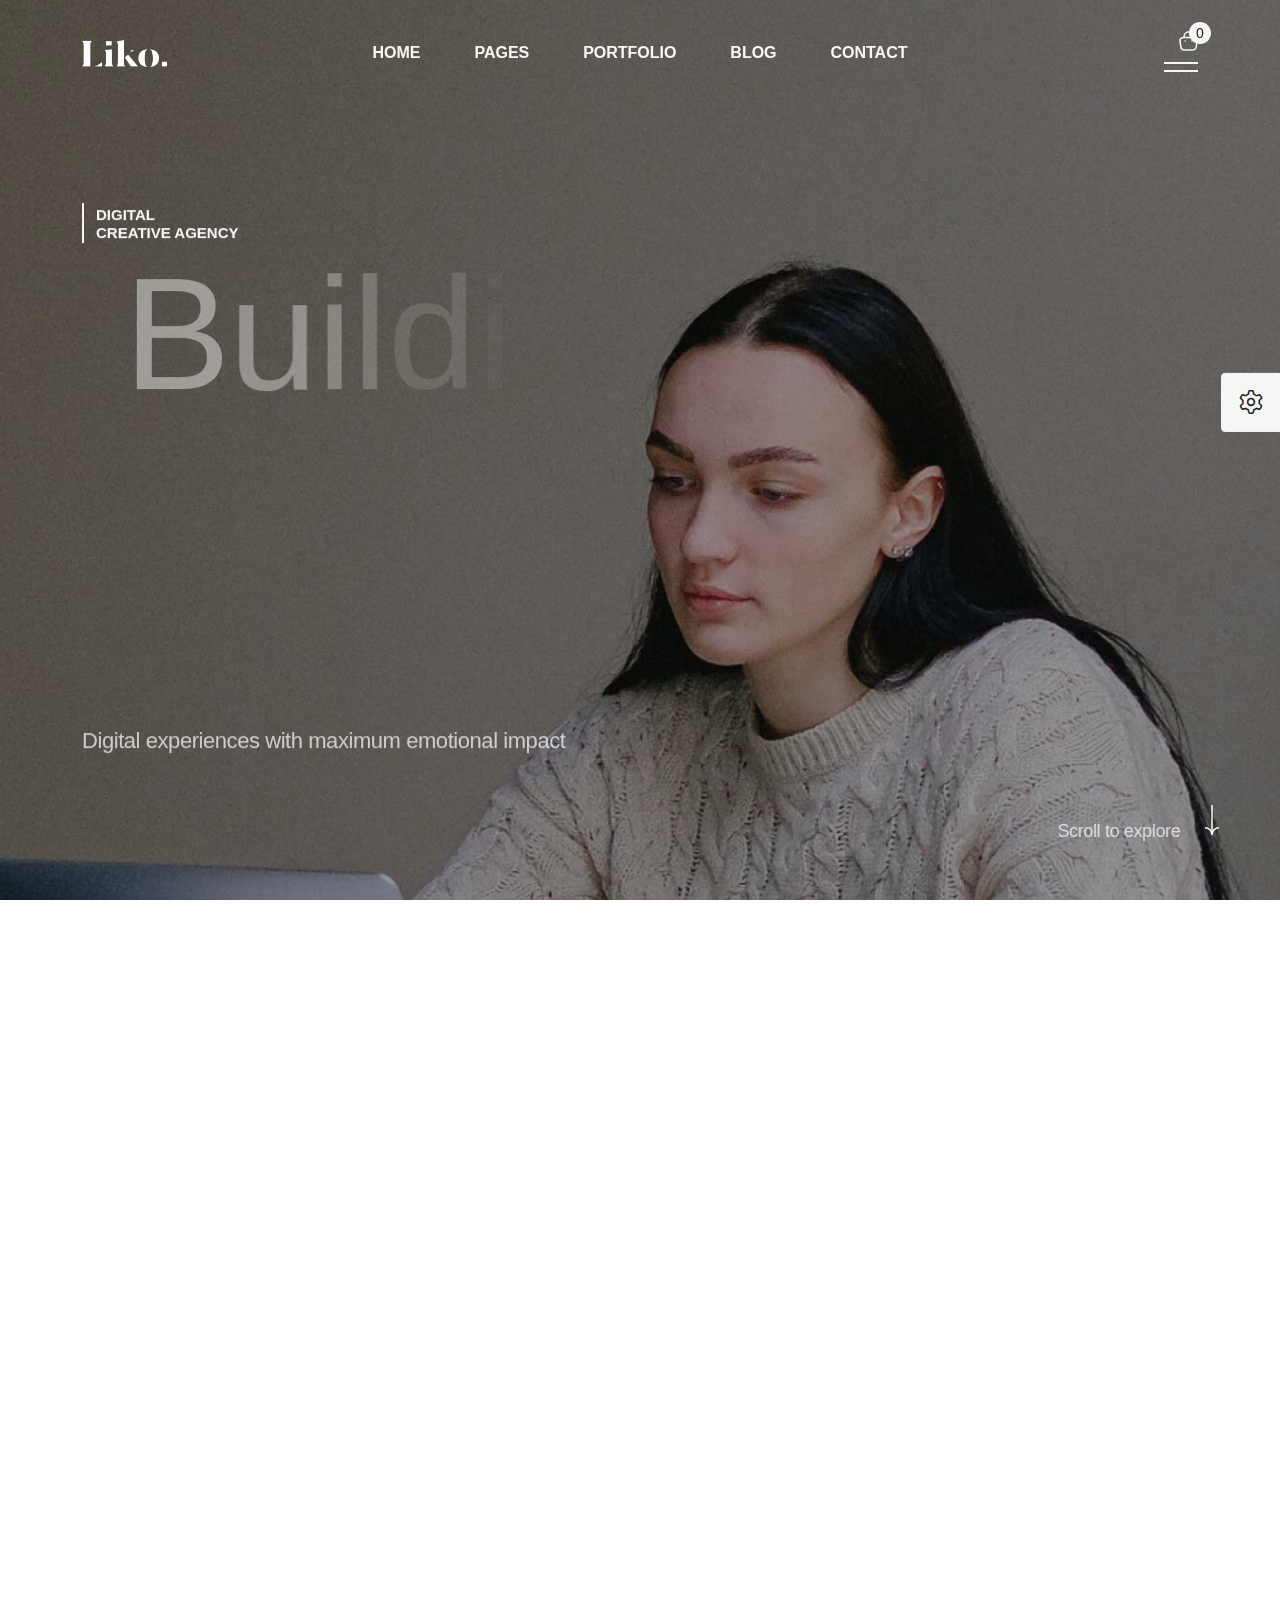
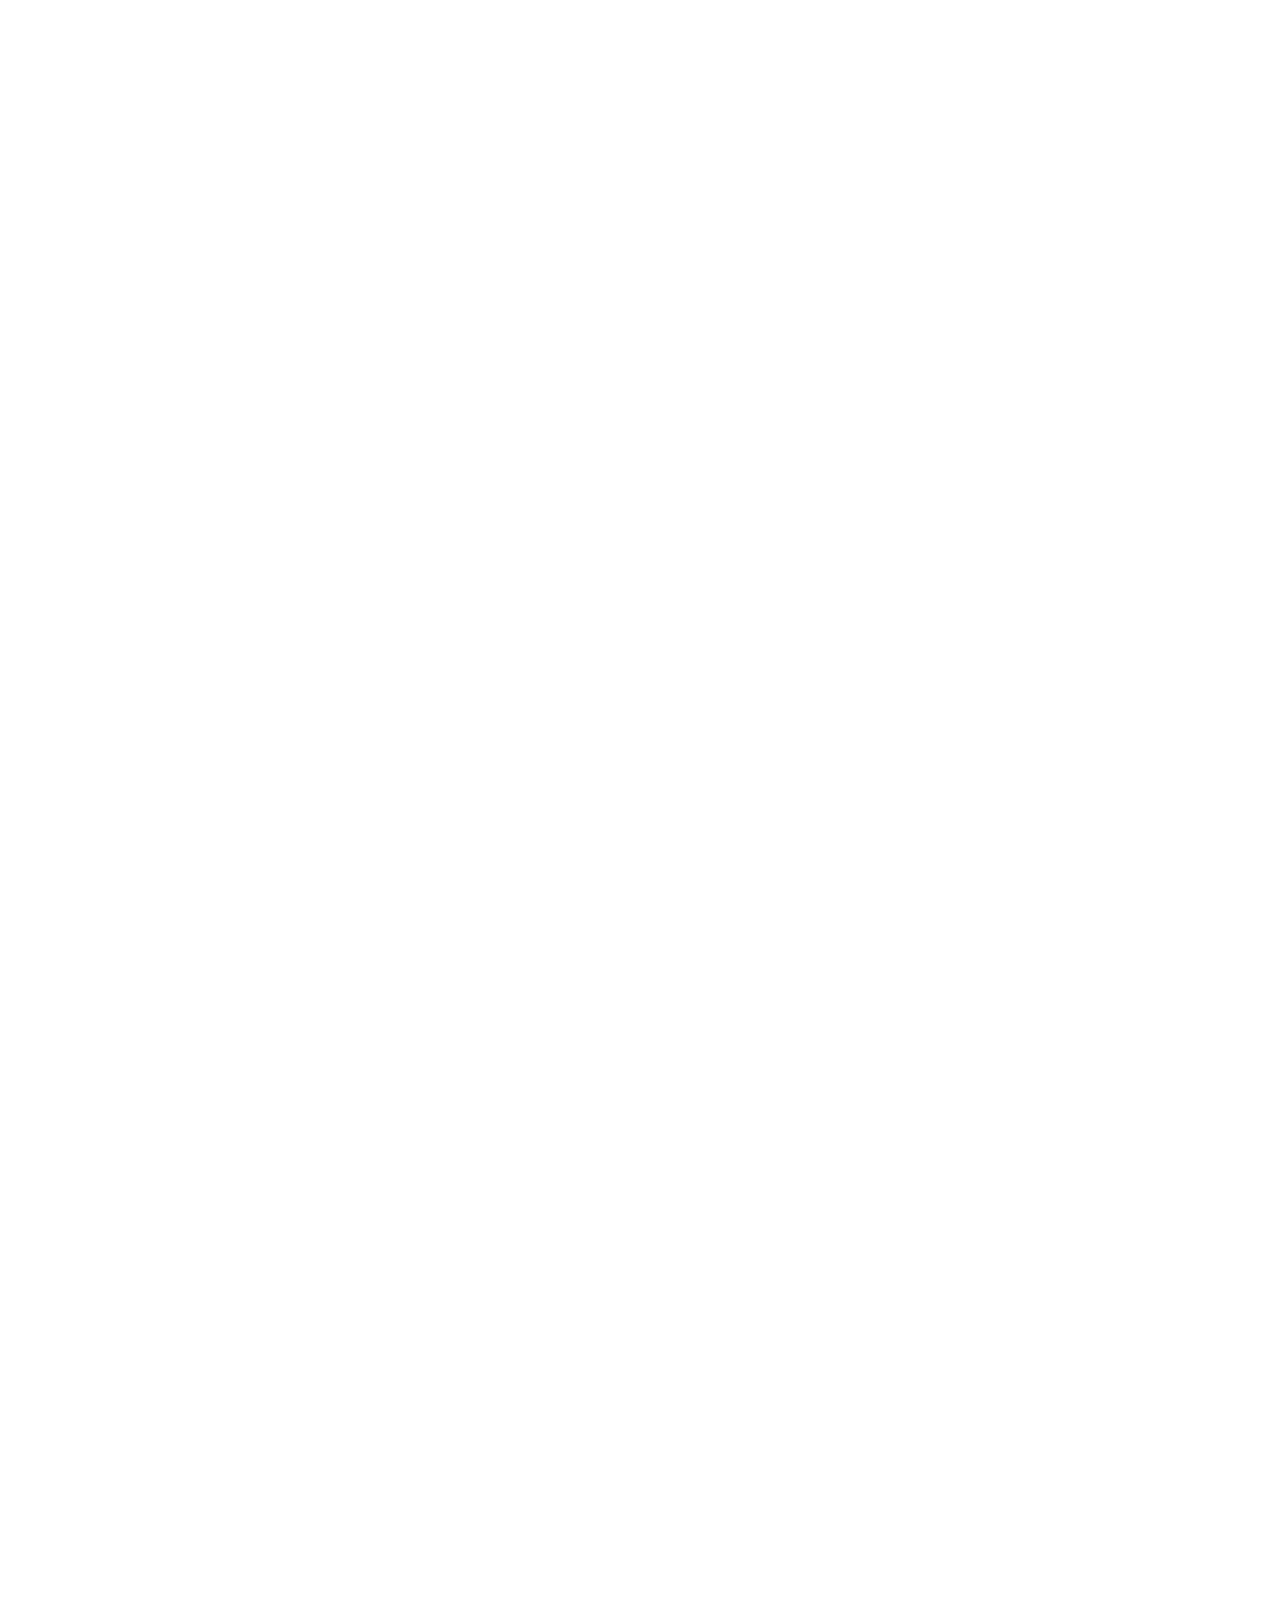
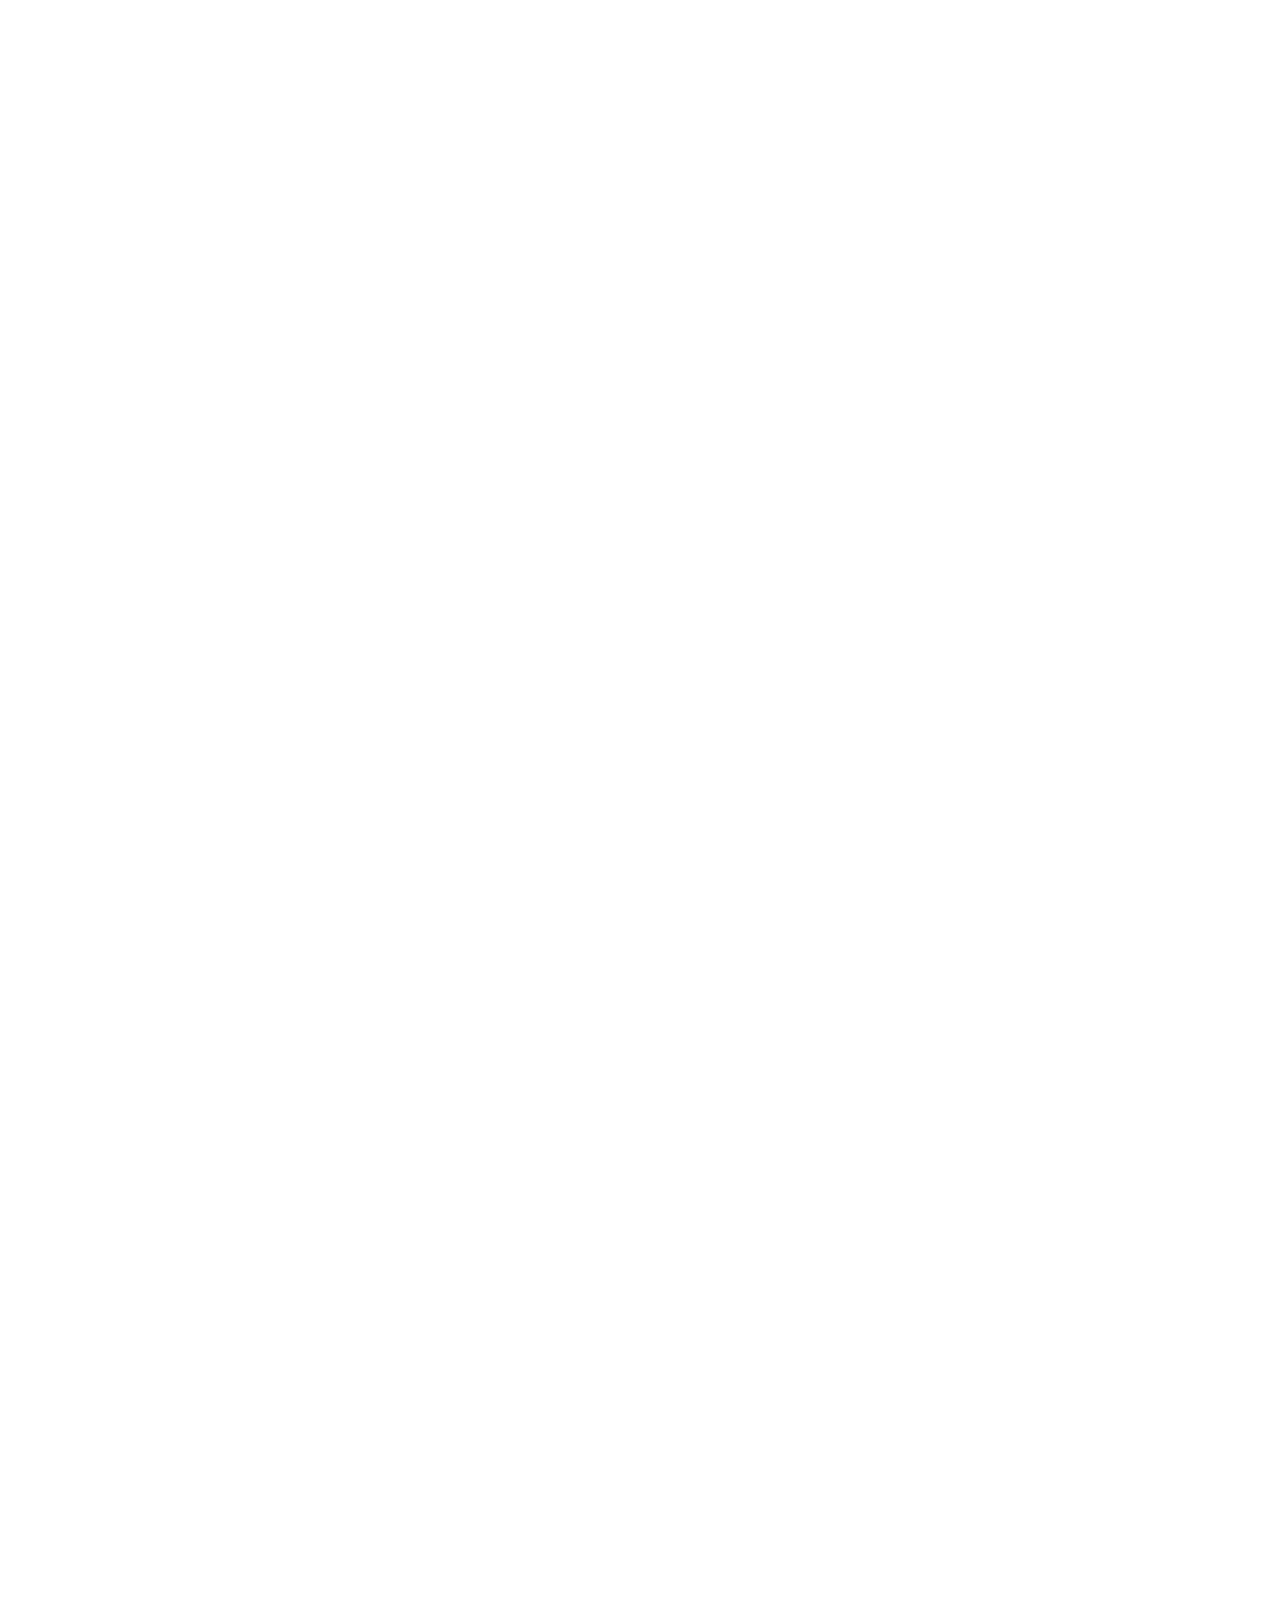
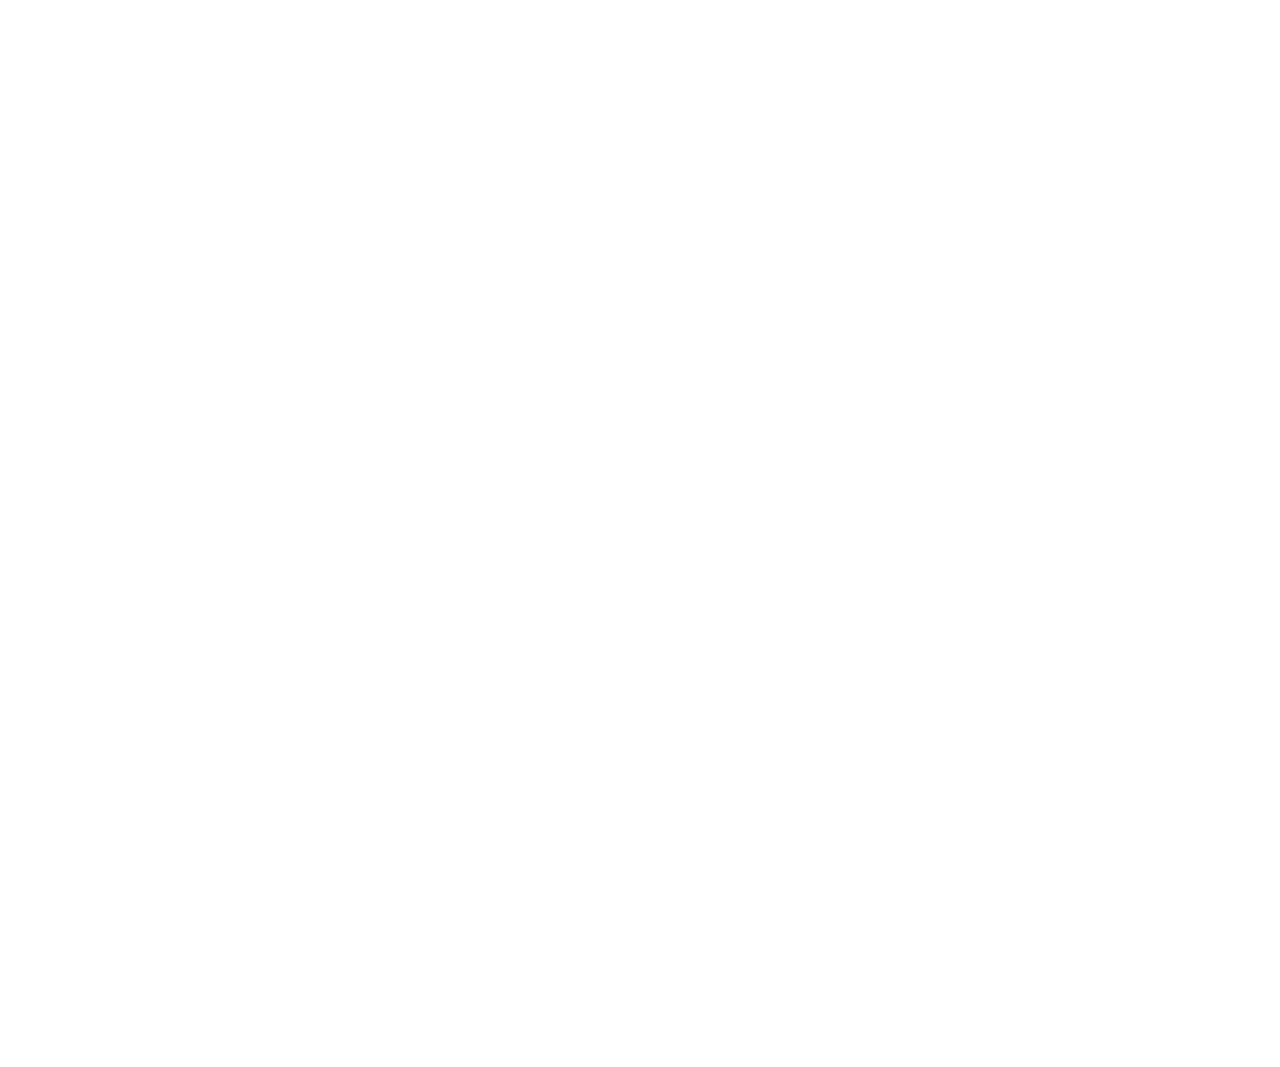
<file: about-us.html>
<!doctype html>
<html class="no-js" lang="zxx">

<head>
   <meta charset="utf-8">
   <meta http-equiv="x-ua-compatible" content="ie=edge">
   <title>Liko - Creative agency & portfolio HTML Template</title>
   <meta name="description" content="">
   <meta name="viewport" content="width=device-width, initial-scale=1">

   <!-- Place favicon.ico in the root directory -->
   <link rel="shortcut icon" type="image/x-icon" href="assets/img/favicon.png">

   <!-- CSS here -->
   <link rel="stylesheet" href="assets/css/bootstrap.css">
   <link rel="stylesheet" href="assets/css/animate.css">
   <link rel="stylesheet" href="assets/css/swiper-bundle.css">
   <link rel="stylesheet" href="assets/css/slick.css">
   <link rel="stylesheet" href="assets/css/magnific-popup.css">
   <link rel="stylesheet" href="assets/css/font-awesome-pro.css">
   <link rel="stylesheet" href="assets/css/spacing.css">
   <link rel="stylesheet" href="assets/css/custom-animation.css">
   <link rel="stylesheet" href="assets/css/main.css">
</head>

<body>

   <!--[if lte IE 9]>
      <p class="browserupgrade">You are using an <strong>outdated</strong> browser. Please <a href="https://browsehappy.com/">upgrade your browser</a> to improve your experience and security.</p>
      <![endif]-->

   <!-- pre loader area start -->
   <div id="loading" class="preloader-wrap">
      <div class="preloader-2 text-center">
         <span class="line line-1"></span>
         <span class="line line-2"></span>
         <span class="line line-3"></span>
         <span class="line line-4"></span>
         <span class="line line-5"></span>
         <span class="line line-6"></span>
         <span class="line line-7"></span>
         <span class="line line-8"></span>
         <span class="line line-9"></span>
         <div class="loader-text">Loading ...</div>
      </div>
   </div>
   <!-- pre loader area end -->

   <!-- back to top start -->
   <div class="back-to-top-wrapper">
      <button id="back_to_top" type="button" class="back-to-top-btn">
         <svg width="12" height="7" viewBox="0 0 12 7" fill="none" xmlns="http://www.w3.org/2000/svg">
            <path d="M11 6L6 1L1 6" stroke="currentColor" stroke-width="1.5" stroke-linecap="round"
               stroke-linejoin="round" />
         </svg>
      </button>
   </div>
   <!-- back to top end -->

   <!-- tp-offcanvus-area-end -->
   <div class="tp-offcanvas-area">
      <div class="tp-offcanvas-wrapper">
         <div class="tp-offcanvas-top d-flex align-items-center justify-content-between">
                       <div class="tp-offcanvas-logo">
               <a href="index.html">
                  <img class="logo-1" src="assets/img/logo/logo.png" alt="">
                  <img class="logo-2" src="assets/img/logo/logo-white.png" alt="">
               </a>
            </div>
            <div class="tp-offcanvas-close">
               <button class="tp-offcanvas-close-btn">
                  <svg width="37" height="38" viewBox="0 0 37 38" fill="none" xmlns="http://www.w3.org/2000/svg">
                     <path d="M9.19141 9.80762L27.5762 28.1924" stroke="currentColor" stroke-width="1.5"
                        stroke-linecap="round" stroke-linejoin="round" />
                     <path d="M9.19141 28.1924L27.5762 9.80761" stroke="currentColor" stroke-width="1.5"
                        stroke-linecap="round" stroke-linejoin="round" />
                  </svg>
               </button>
            </div>
         </div>
         <div class="tp-offcanvas-main">
            <div class="tp-offcanvas-content">
               <h3 class="tp-offcanvas-title">Hello There!</h3>
               <p>Lorem ipsum dolor sit amet, consectetur adipiscing elit, </p>
            </div>
            <div class="tp-main-menu-mobile d-xl-none"></div>
            <div class="tp-offcanvas-gallery">
               <div class="row gx-2">
                  <div class="col-md-3 col-3">
                     <div class="tp-offcanvas-gallery-img fix">
                        <a href="#"><img src="assets/img/menu/offcanvas/offcanvas-1.jpg" alt=""></a>
                     </div>
                  </div>
                  <div class="col-md-3 col-3">
                     <div class="tp-offcanvas-gallery-img fix">
                        <a href="#"><img src="assets/img/menu/offcanvas/offcanvas-2.jpg" alt=""></a>
                     </div>
                  </div>
                  <div class="col-md-3 col-3">
                     <div class="tp-offcanvas-gallery-img fix">
                        <a href="#"><img src="assets/img/menu/offcanvas/offcanvas-3.jpg" alt=""></a>
                     </div>
                  </div>
                  <div class="col-md-3 col-3">
                     <div class="tp-offcanvas-gallery-img fix">
                        <a href="#"><img src="assets/img/menu/offcanvas/offcanvas-4.jpg" alt=""></a>
                     </div>
                  </div>
               </div>
            </div>
            <div class="tp-offcanvas-contact">
               <h3 class="tp-offcanvas-title sm">Information</h3>

               <ul>
                  <li><a href="tel:1245654">+ 4 20 7700 1007</a></li>
                  <li><a href="mailto:hello@diego.com">hello@diego.com</a></li>
                  <li><a href="#">Avenue de Roma 158b, Lisboa</a></li>
               </ul>
            </div>
            <div class="tp-offcanvas-social">
               <h3 class="tp-offcanvas-title sm">Follow Us</h3>
               <ul>
                  <li>
                     <a href="#">
                        <svg width="16" height="16" viewBox="0 0 16 16" fill="none" xmlns="http://www.w3.org/2000/svg">
                           <path
                              d="M11.25 1.5H4.75C2.95507 1.5 1.5 2.95507 1.5 4.75V11.25C1.5 13.0449 2.95507 14.5 4.75 14.5H11.25C13.0449 14.5 14.5 13.0449 14.5 11.25V4.75C14.5 2.95507 13.0449 1.5 11.25 1.5Z"
                              stroke="currentColor" stroke-width="1.5" stroke-linecap="round" stroke-linejoin="round" />
                           <path
                              d="M10.6016 7.5907C10.6818 8.13166 10.5894 8.68414 10.3375 9.16955C10.0856 9.65497 9.68711 10.0486 9.19862 10.2945C8.71014 10.5404 8.15656 10.6259 7.61663 10.5391C7.0767 10.4522 6.57791 10.1972 6.19121 9.81055C5.80451 9.42385 5.54959 8.92506 5.46271 8.38513C5.37583 7.8452 5.46141 7.29163 5.70728 6.80314C5.95315 6.31465 6.34679 5.91613 6.83221 5.66425C7.31763 5.41238 7.87011 5.31998 8.41107 5.4002C8.96287 5.48202 9.47372 5.73915 9.86817 6.1336C10.2626 6.52804 10.5197 7.0389 10.6016 7.5907Z"
                              stroke="currentColor" stroke-width="1.5" stroke-linecap="round" stroke-linejoin="round" />
                           <path d="M11.5742 4.42578H11.5842" stroke="currentColor" stroke-width="1.5"
                              stroke-linecap="round" stroke-linejoin="round" />
                        </svg>
                     </a>
                  </li>
                  <li>
                     <a href="#">
                        <svg width="18" height="18" viewBox="0 0 18 18" fill="none" xmlns="http://www.w3.org/2000/svg">
                           <path
                              d="M2.50589 12.7494C4.57662 16.336 9.16278 17.5648 12.7494 15.4941C14.2113 14.65 15.2816 13.388 15.8962 11.9461C16.7895 9.85066 16.7208 7.37526 15.4941 5.25063C14.2674 3.12599 12.1581 1.82872 9.89669 1.55462C8.34063 1.366 6.71259 1.66183 5.25063 2.50589C1.66403 4.57662 0.435172 9.16278 2.50589 12.7494Z"
                              stroke="currentColor" stroke-width="1.5" />
                           <path
                              d="M12.7127 15.4292C12.7127 15.4292 12.0086 10.4867 10.5011 7.87559C8.99362 5.26451 5.28935 2.57155 5.28935 2.57155M5.68449 15.6124C6.79553 12.2606 12.34 8.54524 16.3975 9.43537M12.311 2.4082C11.1953 5.72344 5.75732 9.38453 1.71875 8.58915"
                              stroke="currentColor" stroke-width="1.5" stroke-linecap="round" />
                        </svg>
                     </a>
                  </li>
                  <li>
                     <a href="#">
                        <svg width="18" height="11" viewBox="0 0 18 11" fill="none" xmlns="http://www.w3.org/2000/svg">
                           <path
                              d="M1 5.5715H6.33342C7.62867 5.5715 8.61917 6.56199 8.61917 7.85725C8.61917 9.15251 7.62867 10.143 6.33342 10.143H1.76192C1.30477 10.143 1 9.83823 1 9.38108V1.76192C1 1.30477 1.30477 1 1.76192 1H5.5715C6.86676 1 7.85725 1.99049 7.85725 3.28575C7.85725 4.58101 6.86676 5.5715 5.5715 5.5715H1Z"
                              stroke="currentColor" stroke-width="1.5" stroke-miterlimit="10" />
                           <path
                              d="M10.9062 7.09454H17.0016C17.0016 5.41832 15.6301 4.04688 13.9539 4.04688C12.2777 4.04688 10.9062 5.41832 10.9062 7.09454ZM10.9062 7.09454C10.9062 8.77076 12.2777 10.1422 13.9539 10.1422H15.2492"
                              stroke="currentColor" stroke-width="1.5" stroke-miterlimit="10" stroke-linecap="round"
                              stroke-linejoin="round" />
                           <path d="M16.1125 1.44434H11.668" stroke="currentColor" stroke-width="1.2"
                              stroke-miterlimit="10" stroke-linecap="round" stroke-linejoin="round" />
                        </svg>
                     </a>
                  </li>
                  <li>
                     <a href="#">
                        <svg width="18" height="14" viewBox="0 0 18 14" fill="none" xmlns="http://www.w3.org/2000/svg">
                           <path
                              d="M12.75 13H5.25C3 13 1.5 11.5 1.5 9.25V4.75C1.5 2.5 3 1 5.25 1H12.75C15 1 16.5 2.5 16.5 4.75V9.25C16.5 11.5 15 13 12.75 13Z"
                              stroke="currentColor" stroke-width="1.5" stroke-miterlimit="10" stroke-linecap="round"
                              stroke-linejoin="round" />
                           <path
                              d="M8.70676 5.14837L10.8006 6.40465C11.5543 6.90716 11.5543 7.66093 10.8006 8.16344L8.70676 9.41972C7.86923 9.92224 7.19922 9.50348 7.19922 8.5822V6.06964C7.19922 4.98086 7.86923 4.64585 8.70676 5.14837Z"
                              fill="currentColor" />
                        </svg>
                     </a>
                  </li>
               </ul>
            </div>
         </div>
      </div>
   </div>
   <div class="body-overlay"></div>
   <!-- tp-offcanvus-area-end -->
   
   <!-- cart mini area start -->
   <div class="cartmini__area">
      <div class="cartmini__wrapper d-flex justify-content-between flex-column">
            <div class="cartmini__top-wrapper">
               <div class="cartmini__top p-relative">
                  <div class="cartmini__top-title">
                        <h4>Shopping cart</h4>
                  </div>
                  <div class="cartmini__close">
                        <button type="button" class="cartmini__close-btn cartmini-close-btn"><i class="fal fa-times"></i></button>
                  </div>
               </div>
               <div class="cartmini__shipping">
               <p> Free Shipping for all orders over <span>$50</span></p>
               <div class="progress">
                  <div class="progress-bar progress-bar-striped progress-bar-animated" role="progressbar" data-width="70%" aria-valuenow="70" aria-valuemin="0" aria-valuemax="100"></div>
                  </div>                   
               </div>
               <div class="cartmini__widget">
                  <div class="cartmini__widget-item">
                        <div class="cartmini__thumb">
                        <a href="shop-details.html">
                           <img src="assets/img/inner-blog/blog-sidebar/rc-post/rc-1.jpg" alt="">
                        </a>
                        </div>
                        <div class="cartmini__content">
                        <h5 class="cartmini__title"><a href="shop-details.html">Level Bolt Smart Lock</a></h5>
                        <div class="cartmini__price-wrapper">
                           <span class="cartmini__price">$46.00</span>
                           <span class="cartmini__quantity">x2</span>
                        </div>
                        </div>
                        <a href="#" class="cartmini__del"><i class="fa-regular fa-xmark"></i></a>
                  </div>
               </div>
            </div>
            <div class="cartmini__checkout">
               <div class="cartmini__checkout-title mb-30">
                  <h4>Subtotal:</h4>
                  <span>$113.00</span>
               </div>
               <div class="cartmini__checkout-btn">
                  <a href="cart.html" class="tp-btn-black-2 text-center mb-10 w-100"> view cart</a>
                  <a href="checkout.html" class="tp-btn-black-2 text-center w-100"> checkout</a>
               </div>
            </div>
      </div>
   </div>
   <!-- cart mini area end -->


   <header class="tp-header-height z-index-5">

      <!-- header top area start -->
      <div id="header-sticky" class="tp-inner-header-area tp-inner-header-mob-space">
         <div class="container container-1800">
            <div class="row align-items-center">
               <div class="col-xl-2 col-lg-6 col-md-6 col-6">
                  <div class="tp-inner-header-logo tp-header-logo">
                     <a class="ab-logo-1" href="index.html"><img src="assets/img/logo/logo-white.png" alt=""></a>
                     <a class="ab-logo-2" href="index.html"><img src="assets/img/logo/logo.png" alt=""></a>
                  </div>
               </div>
               <div class="col-xl-8 col-lg-8 d-none d-xl-block">
                  <div class="tp-inner-header-right-wrap text-center">
                     <div class="tp-inner-header-menu header-main-menu">
                        <nav class="tp-main-menu-content">
                           <ul>
                              <li class="has-dropdown">
                                 <a href="index.html">Home</a>
                                 <div class="tp-submenu submenu tp-mega-menu">
                                    <div class="tp-menu-fullwidth">
                                       <div class="tp-homemenu-wrapper">
                                          <div class="row gx-25 row-cols-xl-6 row-cols-lg-2 row-cols-md-2 row-cols-1">
                                             <div class="col homemenu">
                                                <div class="homemenu-thumb-wrap mb-20">
                                                   <div class="homemenu-thumb fix">
                                                      <a href="index.html"><img
                                                            src="assets/img/menu/white-version/home-1.jpg" alt=""></a>
                                                   </div>
                                                </div>
                                                <div class="homemenu-content text-center">
                                                   <h4 class="homemenu-title">
                                                      <a href="index.html">MAIN HOME</a>
                                                   </h4>
                                                </div>
                                             </div>
                                             <div class="col homemenu">
                                                <div class="homemenu-thumb-wrap mb-20">
                                                   <div class="homemenu-thumb fix">
                                                      <a href="index-2.html"><img
                                                            src="assets/img/menu/white-version/home-2.jpg" alt=""></a>
                                                   </div>
                                                </div>
                                                <div class="homemenu-content text-center">
                                                   <h4 class="homemenu-title">
                                                      <a href="index-2.html">Fashion STUDIO</a>
                                                   </h4>
                                                </div>
                                             </div>
                                             <div class="col homemenu">
                                                <div class="homemenu-thumb-wrap mb-20">
                                                   <div class="homemenu-thumb fix">
                                                      <a href="index-4.html"><img
                                                            src="assets/img/menu/white-version/home-3.jpg" alt=""></a>
                                                   </div>
                                                </div>
                                                <div class="homemenu-content text-center">
                                                   <h4 class="homemenu-title">
                                                      <a href="index-4.html">CREATIVE AGENCY</a>
                                                   </h4>
                                                </div>
                                             </div>
                                             <div class="col homemenu">
                                                <div class="homemenu-thumb-wrap mb-20">
                                                   <div class="homemenu-thumb fix">
                                                      <a href="index-3.html"><img
                                                            src="assets/img/menu/white-version/home-4.jpg" alt=""></a>
                                                   </div>
                                                </div>
                                                <div class="homemenu-content text-center">
                                                   <h4 class="homemenu-title">
                                                      <a href="index-3.html">Digital Agency</a>
                                                   </h4>
                                                </div>
                                             </div>
                                             <div class="col homemenu">
                                                <div class="homemenu-thumb-wrap mb-20">
                                                   <div class="homemenu-thumb fix">
                                                      <a href="index-5.html"><img
                                                            src="assets/img/menu/white-version/home-5.jpg" alt=""></a>
                                                   </div>
                                                </div>
                                                <div class="homemenu-content text-center">
                                                   <h4 class="homemenu-title">
                                                      <a href="index-5.html">DESIGN STUDIO</a>
                                                   </h4>
                                                </div>
                                             </div>
                                             <div class="col homemenu">
                                                <div class="homemenu-thumb-wrap mb-20">
                                                   <div class="homemenu-thumb fix">
                                                      <a href="index-shop.html"><img
                                                            src="assets/img/menu/white-version/home-6.jpg" alt=""></a>
                                                   </div>
                                                </div>
                                                <div class="homemenu-content text-center">
                                                   <h4 class="homemenu-title">
                                                      <a href="index-shop.html">Minimal Shop</a>
                                                   </h4>
                                                </div>
                                             </div>
                                             <div class="col homemenu">
                                                <div class="homemenu-thumb-wrap mb-20">
                                                   <div class="homemenu-thumb fix">
                                                      <a href="index-8.html"><img
                                                            src="assets/img/menu/white-version/home-7.jpg" alt=""></a>
                                                   </div>
                                                </div>
                                                <div class="homemenu-content text-center">
                                                   <h4 class="homemenu-title">
                                                      <a href="index-8.html">DESIGN STUDIO</a>
                                                   </h4>
                                                </div>
                                             </div>
                                             <div class="col homemenu">
                                                <div class="homemenu-thumb-wrap mb-20">
                                                   <div class="homemenu-thumb fix">
                                                      <a href="index-9.html"><img
                                                            src="assets/img/menu/white-version/home-8.jpg" alt=""></a>
                                                   </div>
                                                </div>
                                                <div class="homemenu-content text-center">
                                                   <h4 class="homemenu-title">
                                                      <a href="index-9.html">showcase carousel</a>
                                                   </h4>
                                                </div>
                                             </div>
                                             <div class="col homemenu">
                                                <div class="homemenu-thumb-wrap mb-20">
                                                   <div class="homemenu-thumb fix">
                                                      <a href="index-10.html"><img
                                                            src="assets/img/menu/white-version/home-9.jpg" alt=""></a>
                                                   </div>
                                                </div>
                                                <div class="homemenu-content text-center">
                                                   <h4 class="homemenu-title">
                                                      <a href="index-10.html">INTERACTIVE LINKS</a>
                                                   </h4>
                                                </div>
                                             </div>
                                             <div class="col homemenu">
                                                <div class="homemenu-thumb-wrap mb-20">
                                                   <div class="homemenu-thumb fix">
                                                      <a href="index-11.html"><img
                                                            src="assets/img/menu/white-version/home-10.jpg" alt=""></a>
                                                   </div>
                                                </div>
                                                <div class="homemenu-content text-center">
                                                   <h4 class="homemenu-title">
                                                      <a href="index-11.html">wrapper slider</a>
                                                   </h4>
                                                </div>
                                             </div>
                                             <div class="col homemenu">
                                                <div class="homemenu-thumb-wrap mb-20">
                                                   <div class="homemenu-thumb fix">
                                                      <a href="portfolio-showcase-2.html"><img
                                                            src="assets/img/menu/white-version/home-11.jpg" alt=""></a>
                                                   </div>
                                                </div>
                                                <div class="homemenu-content text-center">
                                                   <h4 class="homemenu-title">
                                                      <a href="portfolio-showcase-2.html">showcase parallax</a>
                                                   </h4>
                                                </div>
                                             </div>
                                             <div class="col homemenu">
                                                <div class="homemenu-thumb-wrap mb-20">
                                                   <div class="homemenu-thumb fix">
                                                      <a href="index-12.html"><img
                                                            src="assets/img/menu/white-version/home-12.jpg" alt=""></a>
                                                   </div>
                                                </div>
                                                <div class="homemenu-content text-center">
                                                   <h4 class="homemenu-title">
                                                      <a href="index-12.html">horizontal</a>
                                                   </h4>
                                                </div>
                                             </div>
                                          </div>
                                       </div>
                                    </div>
                                 </div>
                              </li>
                              <li class="has-dropdown">
                                 <a href="#">Pages</a>
                                 <div class="tp-submenu submenu tp-mega-menu">
                                    <div class="tp-megamenu-wrapper">
                                       <div class="row gx-50">
                                          <div class="col-xl-8">
                                             <div class="tp-megamenu-list-box">
                                                <div class="row gx-50">
                                                   <div class="col-xl-8">
                                                      <div class="tp-megamenu-list">
                                                         <h4 class="tp-megamenu-title">LIST TYPES</h4>
                                                         <div class="tp-megamenu-list-wrap">
                                                            <ul>
                                                               <li><a href="about-us.html">ABOUT US</a></li>
                                                               <li><a href="faq.html">FAQ Page</a></li>
                                                               <li><a href="about-me.html">ABOUT ME</a></li>
                                                               <li><a href="price.html">Pricing</a></li>
                                                               <li><a href="team.html">Team Page</a></li>
                                                               <li><a href="brand.html">OUR CLIENTS</a></li>
                                                               <li><a href="team-details.html">Team Datails</a></li>
                                                               <li><a href="register.html">Register</a></li>
                                                               <li><a href="service.html">OUR SERVICES</a></li>
                                                               <li><a href="login.html">LogIn</a></li>
                                                               <li><a href="service-details.html">SERVICES DETAILS</a></li>
                                                               <li><a href="error.html">ERROR PAGE</a></li>
                                                            </ul>
                                                         </div>
                                                      </div>
                                                   </div>
                                                   <div class="col-xl-4">
                                                      <div class="tp-megamenu-list tp-megamenu-list-2">
                                                         <h4 class="tp-megamenu-title">Shop Page</h4>
                                                         <div class="tp-megamenu-list-wrap">
                                                            <ul>
                                                               <li><a href="shop-sidebar.html">Shop Page</a></li>
                                                               <li><a href="shop-details.html">shop details one</a></li>
                                                               <li><a href="shop-details-2.html">shop details TWO</a></li>
                                                               <li><a href="myaccount.html">my account</a></li>
                                                               <li><a href="cart.html">cart</a></li>
                                                               <li><a href="checkout.html">Checkout</a></li>
                                                               <li><a href="wishlist.html">Wishlist</a></li>
                                                            </ul>
                                                         </div>
                                                      </div>
                                                   </div>
                                                </div>
                                             </div>
                                          </div>
                                          <div class="col-xl-4">
                                             <div class="tp-megamenu-shop-style">
                                                <div class="tp-shop-banner-left p-relative">
                                                   <div class="tp-shop-banner-thumb">
                                                      <img src="assets/img/menu/shop-menu/banner-1.jpg" alt="">
                                                   </div>
                                                   <div class="tp-shop-banner-content">
                                                      <h4 class="tp-shop-banner-title">Sale</h4>
                                                      <span>20% Off all Shoes</span>
                                                      <a class="tp-shop-btn" href="shop-details.html">Shop Now</a>
                                                   </div>
                                                </div>
                                             </div>
                                          </div>
                                       </div>
                                    </div>
                                 </div>
                              </li>
                              <li class="has-dropdown">
                                 <a href="portfolio-random.html">Portfolio</a>
                                 <div class="tp-submenu submenu tp-mega-menu">
                                    <div class="tp-menu-fullwidth">
                                       <div class="tp-megamenu-portfolio p-relative">
                                          <div class="tp-megamenu-portfolio-banner">
                                             <img src="assets/img/menu/portfolio-menu/portfolio.png" alt="">
                                          </div>
                                          <div class="row gx-50">
                                             <div class="col-xxl-9 col-xl-10">
                                                <div class="tp-megamenu-list-box">
                                                   <div class="row gx-50">
                                                      <div class="col-xxl-5 col-xl-6">
                                                         <div class="tp-megamenu-list">
                                                            <h4 class="tp-megamenu-title">PORTFOLIO LIST</h4>
                                                            <div class="tp-megamenu-list-wrap tp-portfolio-menu-style">
                                                               <div class="row">
                                                                  <div class="col-lg-6">
                                                                     <ul>
                                                                        <li><a href="portfolio-standard.html">Standerd</a></li>
                                                                        <li><a href="index-10.html">Interactive</a></li>
                                                                        <li><a href="portfolio-random.html">random</a></li>
                                                                        <li><a href="portfolio-showcase-2.html">showcase parallax</a></li>
                                                                        <li><a href="portfolio-masonary.html">Masonry random</a></li>
                                                                        <li><a href="index-12.html">Vertical Carousel</a></li>
                                                                        <li><a href="portfolio-wrapper.html">wrapper</a></li>
                                                                     </ul>
                                                                  </div>
                                                                  <div class="col-lg-6">
                                                                     <ul>
                                                                        <li><a href="portfolio-showcase-1.html">horizontal</a></li>
                                                                        <li><a href="index-7.html">Image Slider</a></li>
                                                                        <li><a href="index-11.html">wrapper Slider</a></li>
                                                                        <li><a href="portfolio-showcase-1.html">parallax showcase</a></li>
                                                                     <li><a href="index-9.html">Perspective Slider</a></li>
                                                                     </ul>
                                                                  </div>
                                                               </div>
                                                            </div>
                                                         </div>
                                                      </div>
                                                      <div class="col-xxl-3 col-xl-3">
                                                         <div class="tp-megamenu-list tp-megamenu-list-2 ml-20">
                                                            <h4 class="tp-megamenu-title">List Layouts</h4>
                                                            <div class="tp-megamenu-list-wrap">
                                                               <ul>
                                                                  <li><a href="portfolio-grid-col-2.html">two-columns</a></li>
                                                                  <li><a href="portfolio-grid-col-3.html">three-columns</a></li>
                                                                  <li><a href="portfolio-grid-col-3-fullwidth.html">three-columns Wide</a></li>
                                                                  <li><a href="portfolio-grid-col-4.html">four-columns</a></li>
                                                                  <li><a href="portfolio-grid-col-4-fullwidth.html">four-columns Wide</a></li>
                                                               </ul>
                                                            </div>
                                                         </div>
                                                      </div>
                                                      <div class="col-xxl-3 col-xl-3">
                                                         <div class="tp-megamenu-list tp-megamenu-list-2 ml-20">
                                                            <h4 class="tp-megamenu-title">PORTFOLIO SINGLES</h4>
                                                            <div class="tp-megamenu-list-wrap">
                                                               <ul>
                                                                  <li><a href="portfolio-showcase-2-details.html">Creative</a></li>
                                                                  <li><a href="portfolio-details-1.html">images Small</a></li>
                                                                  <li><a href="portfolio-details-2.html">Sliding</a></li>
                                                                  <li><a href="portfolio-details-comparison.html">Image Comparison</a></li>
                                                                  <li><a href="portfolio-details-video.html">Video</a></li>
                                                                  <li><a href="portfolio-custom-light.html">CUSTOM LIGHT</a></li>
                                                                  <li><a href="portfolio-showcase-details.html">Gallery</a></li>
                                                                  <li><a href="portfolio-details-3.html">Mockups</a></li>
                                                               </ul>
                                                            </div>
                                                         </div>
                                                      </div>
                                                   </div>
                                                </div>
                                             </div>
                                             <div class="col-xxl-3 col-xl-3 d-none d-xxl-block">
                                                <div class="tp-megamenu-portfolio-text">
                                                   <h4>60+</h4>
                                                   <span>Pre-built demo home page</span>
                                                </div>
                                             </div>
                                          </div>
                                       </div>
                                    </div>
                                 </div>
                              </li>
                              <li class="has-dropdown">
                                 <a href="blog-list.html">Blog</a>
                                 <ul class="tp-submenu submenu">
                                    <li><a href="blog-modern.html">Modern</a></li>
                                    <li><a href="blog-classic.html">Classic Sidebar</a></li>
                                    <li><a href="blog-list.html">Minimal List</a></li>
                                    <li><a href="blog-details.html">Post Single</a></li>
                                    <li><a href="blog-details-without-sidebar.html">Post Without Sidebar</a></li>
                                 </ul>
                              </li>
                              <li class="has-dropdown">
                                 <a href="contact.html">Contact</a>
                                 <ul class="tp-submenu submenu">
                                    <li><a href="contact-2.html">Contact</a></li>
                                    <li><a href="contact.html">Get IN touch</a></li>
                                 </ul>
                              </li>
                           </ul>
                        </nav>
                     </div>
                  </div>
               </div>
               <div class="col-xl-2 col-lg-6 col-md-6 col-6">
                  <div class="tp-inner-header-right-action text-end">
                     <ul>
                        <li>
                           <div class="tp-inner-cart">
                              <a class="cartmini-open-btn" href="javascript:void(0)">
                                 <span class="p-relative">
                                    <svg width="19" height="20" viewBox="0 0 19 20" fill="none" xmlns="http://www.w3.org/2000/svg">
                                       <path d="M5.14313 6.09765V5.22429C5.14313 3.19845 6.90815 1.20862 9.10223 1.01955C11.7156 0.785448 13.9195 2.68524 13.9195 5.05322V6.29573" stroke="currentcolor" stroke-width="1.5" stroke-miterlimit="10" stroke-linecap="round" stroke-linejoin="round"/>
                                       <path d="M6.60789 19H12.4588C16.3789 19 17.081 17.5504 17.2858 15.7857L18.0171 10.3834C18.2804 8.18652 17.5978 6.39478 13.4339 6.39478H5.63274C1.46885 6.39478 0.786251 8.18652 1.04954 10.3834L1.7809 15.7857C1.98568 17.5504 2.68779 19 6.60789 19Z" stroke="currentcolor" stroke-width="1.5" stroke-miterlimit="10" stroke-linecap="round" stroke-linejoin="round"/>
                                       <path d="M12.9417 9.99608H12.9504" stroke="currentcolor" stroke-width="1.5" stroke-linecap="round" stroke-linejoin="round"/>
                                       <path d="M6.11306 9.99608H6.12182" stroke="currentcolor" stroke-width="1.5" stroke-linecap="round" stroke-linejoin="round"/>
                                    </svg>
                                    <i>0</i>
                                 </span>
                              </a>
                           </div>
                        </li>
                        <li>
                           <div class="tp-inner-bar">
                              <button class="tp-offcanvas-open-btn">
                                 <span>
                                    <svg width="34" height="10" viewBox="0 0 34 10" fill="none" xmlns="http://www.w3.org/2000/svg">
                                       <rect y="0.00012207" width="34" height="2" fill="currentcolor"/>
                                       <rect y="8.00012" width="34" height="2" fill="currentcolor"/>
                                    </svg>                                          
                                 </span>
                              </button>
                           </div>
                        </li>
                     </ul>
                  </div>
               </div>
            </div>
         </div>
      </div>
      <!-- header top area end -->

   </header>

   <div id="smooth-wrapper">
      <div id="smooth-content">

         <main>

            <!-- hero area start -->
            <div class="ab-inner-hero-area ab-inner-hero-bg p-relative" data-background="assets/img/inner-about/hero/hero-1.jpg">
               <div class="breadcurmb-site d-none">
                  <h6>About Us</h6>
               </div>
               <div class="ab-inner-hero-scroll smooth">
                  <a href="#about-info">
                     <span>
                        Scroll to explore
                        <svg width="15" height="30" viewBox="0 0 15 30" fill="none" xmlns="http://www.w3.org/2000/svg">
                           <rect x="6.26001" width="1.5" height="30" fill="currentcolor"/>
                           <path d="M14.0464 22.9768C10.1644 22.9768 7.02312 26.118 7.02312 30" stroke="currentcolor" stroke-width="1.5" stroke-miterlimit="10"/>
                           <path d="M7.02322 30C7.02322 26.118 3.88198 22.9768 -4.06724e-05 22.9768" stroke="currentcolor" stroke-width="1.5" stroke-miterlimit="10"/>
                        </svg>
                     </span>
                  </a>
               </div>
               <div class="container container-1480">
                  <div class="row">
                     <div class="col-xl-8">
                        <div class="ab-inner-hero-title-box" data-lag="0.2" data-stagger="0.08">
                           <span class="ab-inner-hero-subtitle">Digital <br> creative agency</span>
                           <h1 class="ab-inner-hero-title tp-char-animation">Building Digital Presence</h1>
                           <p>Digital experiences with maximum emotional impact</p>
                        </div>
                     </div>
                  </div>
                  <div class="row justify-content-end">
                     <div class="col-xl-5 col-lg-8">
                        <div class="ab-inner-hero-content" data-lag="0.2" data-stagger="0.08">
                           <p>
                              Liko develops, designs & delivers
                              websites & creative campaigns
                              that drive results,
                           </p>
                           <a class="tp-btn-white-sm border-style" href="#">Our Story</a>
                        </div>
                     </div>
                  </div>
               </div>
            </div>
            <!-- hero area end -->

            <!-- about area start -->
            <div class="ab-about-area ab-about-mt pb-90 z-index-5">
               <div class="container container-1480">
                  <div class="ab-about-thumb-wrap mb-180">
                     <div class="row align-items-end">
                        <div class="col-xl-6 col-lg-6 col-md-6">
                           <div class="ab-about-left-thumb">
                              <img data-speed=".7" src="assets/img/inner-about/about/about-1.jpg" alt="">
                           </div>
                        </div>
                        <div class="col-xl-6 col-lg-6 col-md-6">
                           <div class="ab-about-right-thumb p-relative">
                              <img data-speed="1.1" class="inner-img z-index-5" src="assets/img/inner-about/about/about-3.jpg" alt="">
                              <img data-speed="0.9" src="assets/img/inner-about/about/about-2.jpg" alt="">
                           </div>
                        </div>
                     </div>
                  </div>
                  <div id="about-info" class="row">
                     <div class="col-xxl-9">
                        <div class="ab-about-content p-relative">
                           <span>
                              <svg width="41" height="46" viewBox="0 0 41 46" fill="none" xmlns="http://www.w3.org/2000/svg">
                                 <path d="M20.2573 44.0238C18.1761 44.6511 15.9722 44.4264 14.0462 43.3853C12.1202 42.3442 10.7078 40.6126 10.071 38.51C9.97643 38.2014 9.64869 38.0224 9.34016 38.117C9.03163 38.2116 8.85256 38.5393 8.94717 38.8479C9.67222 41.2447 11.2902 43.2269 13.486 44.413C15.6922 45.6031 18.2126 45.8664 20.5992 45.1374C20.9005 45.0459 21.0868 44.715 20.9922 44.4065C20.8904 44.1011 20.5658 43.9292 20.2573 44.0238ZM37.6132 22.6896C37.311 22.7985 37.1526 23.1342 37.2615 23.4363L38.2557 26.2265C39.2905 29.1269 39.0625 32.3414 37.6261 35.0506C36.2696 37.6131 33.9997 39.4875 31.234 40.3255C28.4684 41.1634 25.5401 40.8678 22.9896 39.4804L11.3416 33.1806C11.0583 33.0245 10.7037 33.1311 10.5476 33.4144C10.3915 33.6977 10.4981 34.0522 10.7814 34.2083L22.4294 40.5081C25.2569 42.0373 28.5088 42.3684 31.5687 41.4422C34.6072 40.5255 37.1523 38.4431 38.6545 35.5934C40.2439 32.5937 40.4907 29.0372 39.3542 25.8315L38.3599 23.0413C38.2511 22.7392 37.9154 22.5807 37.6132 22.6896ZM19.4432 41.3502C16.603 42.2127 13.5811 40.5734 12.713 37.7015C12.6184 37.3929 12.2906 37.2139 11.9821 37.3085C11.6736 37.4031 11.4945 37.7308 11.5891 38.0394C12.6464 41.5283 16.3207 43.5187 19.7851 42.4637C20.0865 42.3723 20.2727 42.0414 20.1781 41.7328C20.0866 41.4315 19.7518 41.2556 19.4432 41.3502ZM25.3749 0.522791C25.0664 0.617395 24.8873 0.945141 24.9819 1.25367C25.0765 1.5622 25.4043 1.74127 25.7128 1.64666C30.0171 0.346022 34.5897 2.8173 35.9062 7.15732C36.0008 7.46585 36.3285 7.64492 36.6371 7.55031C36.9385 7.45889 37.1247 7.12796 37.0301 6.81944C35.5212 1.85522 30.2963 -0.967056 25.3749 0.522791ZM27.7399 8.08209C26.9214 8.39518 26.4635 9.24906 26.652 10.1144L28.1973 17.2348L14.2749 9.70684C12.6671 8.82337 10.6168 9.46252 9.76828 11.0719C9.38242 11.7996 9.29014 12.6104 9.46278 13.3631L5.93535 11.4528C4.31647 10.5828 2.27337 11.2188 1.41768 12.8313C0.55802 14.4541 1.17336 16.4893 2.79542 17.3664L3.45091 17.7246C2.70699 18.013 2.09889 18.5489 1.72413 19.2631C0.864475 20.8859 1.47664 22.914 3.09869 23.7911L5.19531 24.9273C4.45139 25.2157 3.84329 25.7516 3.46853 26.4658C2.61205 28.0958 3.22739 30.131 4.84627 31.0009L8.3737 32.9113C8.657 33.0673 9.01153 32.9608 9.16763 32.6775C9.32372 32.3942 9.21719 32.0397 8.93388 31.8836L5.40646 29.9733C4.34783 29.4012 3.94556 28.0751 4.51048 27.0196C5.05717 25.9809 6.38725 25.5683 7.42842 26.1396L17.3044 31.4751C17.5877 31.6312 17.9494 31.5215 18.0983 31.2414C18.2544 30.9581 18.1479 30.6035 17.8646 30.4474L3.65888 22.7634C2.60025 22.1913 2.19798 20.8652 2.76291 19.8098C3.3096 18.771 4.63967 18.3584 5.68084 18.9297L19.8866 26.6137C20.1699 26.7698 20.5244 26.6633 20.6805 26.38C20.8366 26.0967 20.73 25.7421 20.4467 25.586L17.555 24.0085L6.23467 17.8877L3.35242 16.3316C2.2938 15.7595 1.89153 14.4334 2.45645 13.378C3.00314 12.3392 4.33322 11.9266 5.37439 12.4979L19.5801 20.1819L22.4655 21.7452C22.7488 21.9013 23.1105 21.7916 23.2595 21.5115C23.4155 21.2281 23.309 20.8736 23.0257 20.7175L11.6991 14.5825C10.6404 14.0104 10.2382 12.6843 10.8031 11.6289C11.3498 10.5901 12.6799 10.1775 13.721 10.7488L28.1934 18.5707C28.1427 18.7643 28.0715 18.9499 27.9764 19.1206C27.0668 20.8426 26.5493 22.7921 26.4863 24.7444C26.4233 26.6967 26.8173 28.6765 27.6149 30.468L27.723 30.7107C27.8533 31.0033 28.204 31.138 28.4966 31.0077C28.7893 30.8774 28.9239 30.5267 28.7936 30.234L28.6856 29.9913C27.9539 28.3672 27.6044 26.5642 27.6596 24.7864C27.7148 23.0087 28.1856 21.2425 29.0183 19.6744C29.4383 18.8888 29.5598 17.9708 29.3752 17.0952L27.8101 9.8725C27.7464 9.57585 27.9025 9.29254 28.1801 9.18606C29.1088 8.83244 30.1219 8.86033 31.0265 9.2786C31.9486 9.69764 32.6416 10.4667 32.9833 11.4263L36.3555 20.8635C36.4643 21.1657 36.8 21.3241 37.1022 21.2152C37.4043 21.1063 37.5628 20.7707 37.4539 20.4685L34.0818 11.0314C33.6312 9.76953 32.7174 8.77375 31.5113 8.21607C30.3019 7.65124 28.9676 7.61245 27.7399 8.08209ZM26.1787 3.19248C25.8701 3.28708 25.6911 3.61483 25.7857 3.92336C25.8803 4.23188 26.208 4.41095 26.5165 4.31635C29.3639 3.45059 32.3858 5.08993 33.254 7.96187C33.3486 8.27039 33.6763 8.44946 33.9848 8.35486C34.2862 8.26343 34.4724 7.93251 34.3778 7.62398C33.3173 4.12786 29.6391 2.14783 26.1787 3.19248Z" fill="currentcolor" stroke="currentcolor" stroke-width="0.2"/>
                              </svg>
                              Hi!
                           </span>
                           <p class="tp-dropcap tp_fade_bottom">
                              We are a creative studio that specializes
                              in providing high-quality design and branding
                              solutions to businesses and individuals. Our
                              team is composed of talented designers,
                              developers, and marketers.!
                           </p>
                        </div>
                     </div>
                  </div>
                  <div class="row">
                     <div class="col-xl-9">
                        <div class="row">
                           <div class="col-xl-5 col-lg-5 col-md-4 mb-40">
                              <div class="ab-about-category-title-box p-relative">
                                 <h4 class="ab-about-category-title">Something <br><span>WHAT I DO</span></h4>
                                 <img class="ab-about-shape-1 d-none d-md-block" src="assets/img/inner-about/about/shape-1.png" alt="">
                              </div>
                           </div>
                           <div class="col-xl-7 col-lg-7 col-md-8">
                              <div class="row">
                                 <div class="col-xl-6 col-lg-6 col-md-6 mb-40">
                                    <div class="ab-about-category-list category-space-1 tp_fade_bottom">
                                       <ul>
                                          <li>Art direction</li>
                                          <li>Branding</li>
                                          <li>Content Production</li>
                                          <li>User Interface Design</li>
                                          <li>Animation</li>
                                       </ul>
                                    </div>
                                 </div>
                                 <div class="col-xl-6 col-lg-6 col-md-6 mb-40">
                                    <div class="ab-about-category-list category-space-2 tp_fade_bottom">
                                       <ul>
                                          <li>Brand Identity</li>
                                          <li>User Interface</li>
                                          <li>User Experience</li>
                                          <li>Responsive Design</li>
                                       </ul>
                                    </div>
                                 </div>
                              </div>
                           </div>
                        </div>
                     </div>
                  </div>
               </div>
            </div>
            <!-- about area end -->

            <!-- team area start -->
            <div class="tp-team-area pb-120 fix">
               <div class="container-fluid">
                  <div class="row">
                     <div class="col-xl-12">
                        <div class="tp-team-slider-wrapper">
                           <div class="swiper-container tp-team-slider-active">
                              <div class="swiper-wrapper">
                                 <div class="swiper-slide">
                                    <div class="tp-team-item tp-hover-btn-wrapper marque fix mb-30">
                                       <div class="tp-hover-btn-item">
                                          <img src="assets/img/home-01/team/team-1-1.jpg" alt="">
                                       </div>
                                       <div class="tp-team-content">
                                          <span>Art direction</span>
                                          <h4 class="tp-team-title-sm"><a href="#">JANE MILLS</a></h4>
                                       </div>
                                    </div>
                                 </div>
                                 <div class="swiper-slide">
                                    <div class="tp-team-item tp-hover-btn-wrapper marque fix mb-30">
                                       <div class="tp-hover-btn-item">
                                          <img src="assets/img/home-01/team/team-1-2.jpg" alt="">
                                       </div>
                                       <div class="tp-team-content">
                                          <span>Art direction</span>
                                          <h4 class="tp-team-title-sm"><a href="#">JIMathis</a></h4>
                                       </div>
                                    </div>
                                 </div>
                                 <div class="swiper-slide">
                                    <div class="tp-team-item tp-hover-btn-wrapper marque fix mb-30">
                                       <div class="tp-hover-btn-item">
                                          <img src="assets/img/home-01/team/team-1-3.jpg" alt="">
                                       </div>
                                       <div class="tp-team-content">
                                          <span>Art direction</span>
                                          <h4 class="tp-team-title-sm"><a href="#">Randolph</a></h4>
                                       </div>
                                    </div>
                                 </div>
                                 <div class="swiper-slide">
                                    <div class="tp-team-item tp-hover-btn-wrapper marque fix mb-30">
                                       <div class="tp-hover-btn-item">
                                          <img src="assets/img/home-01/team/team-1-4.jpg" alt="">
                                       </div>
                                       <div class="tp-team-content">
                                          <span>Art direction</span>
                                          <h4 class="tp-team-title-sm"><a href="#">Mullins</a></h4>
                                       </div>
                                    </div>
                                 </div>
                                 <div class="swiper-slide">
                                    <div class="tp-team-item tp-hover-btn-wrapper marque fix mb-30">
                                       <div class="tp-hover-btn-item">
                                          <img src="assets/img/home-01/team/team-1-5.jpg" alt="">
                                       </div>
                                       <div class="tp-team-content">
                                          <span>Art direction</span>
                                          <h4 class="tp-team-title-sm"><a href="#">Minor</a></h4>
                                       </div>
                                    </div>
                                 </div>
                                 <div class="swiper-slide">
                                    <div class="tp-team-item tp-hover-btn-wrapper marque fix mb-30">
                                       <div class="tp-hover-btn-item">
                                          <img src="assets/img/home-01/team/team-1-2.jpg" alt="">
                                       </div>
                                       <div class="tp-team-content">
                                          <span>Art direction</span>
                                          <h4 class="tp-team-title-sm"><a href="#">Lucas</a></h4>
                                       </div>
                                    </div>
                                 </div>
                                 <div class="swiper-slide">
                                    <div class="tp-team-item tp-hover-btn-wrapper marque fix mb-30">
                                       <div class="tp-hover-btn-item">
                                          <img src="assets/img/home-01/team/team-1-3.jpg" alt="">
                                       </div>
                                       <div class="tp-team-content">
                                          <span>Art direction</span>
                                          <h4 class="tp-team-title-sm"><a href="#">JDeborah</a></h4>
                                       </div>
                                    </div>
                                 </div>
                              </div>
                           </div>
                        </div>
                     </div>
                  </div>
               </div>
            </div>
            <!-- team area end -->

            <!-- funfact area start -->
            <div class="ab-funfact-area pb-40">
               <div class="container container-1480">
                  <div class="row">
                     <div class="col-xl-4">
                        <div class="ab-funfact-title-box">
                           <span class="ab-inner-subtitle mb-25">
                              <svg width="12" height="12" viewBox="0 0 12 12" fill="none"
                                 xmlns="http://www.w3.org/2000/svg">
                                 <path fill-rule="evenodd" clip-rule="evenodd"
                                    d="M12 0C12 3.0432 9.53292 5.5102 6.48975 5.5102C6.48975 2.46701 8.95677 0 12 0Z"
                                    fill="currentcolor" />
                                 <path fill-rule="evenodd" clip-rule="evenodd"
                                    d="M0.0231934 0.0231209C3.06639 0.0231209 5.5334 2.49015 5.5334 5.53333C2.4902 5.53333 0.0231934 3.0663 0.0231934 0.0231209Z"
                                    fill="currentcolor" />
                                 <path fill-rule="evenodd" clip-rule="evenodd"
                                    d="M6.48975 6.4898C9.53294 6.4898 12 8.95682 12 12C8.95675 12 6.48975 9.53297 6.48975 6.4898Z"
                                    fill="currentcolor" />
                                 <path fill-rule="evenodd" clip-rule="evenodd"
                                    d="M5.5102 6.48981C5.5102 9.533 3.04318 12 0 12C0 8.95681 2.46703 6.48981 5.5102 6.48981Z"
                                    fill="currentcolor" />
                              </svg>
                              Fun Facts
                           </span>
                           <h4 class="ab-inner-funfact-title tp_title_anim">Agency <br> Snapshots</h4>
                        </div>
                     </div>
                     <div class="col-xl-8">
                        <div class="ab-funfact-wrap">
                           <div class="row gx-75">
                              <div class="col-xl-6 col-lg-6 col-md-6">
                                 <div class="ab-funfact-item mb-90">
                                    <span><i data-purecounter-duration="1" data-purecounter-end="200" class="purecounter">0</i>+</span>
                                    <p>PROJECTS  COMPLETED</p>
                                 </div>
                              </div>
                              <div class="col-xl-6 col-lg-6 col-md-6">
                                 <div class="ab-funfact-item mb-90">
                                    <span><i data-purecounter-duration="1" data-purecounter-end="17" class="purecounter">0</i>+</span>
                                    <p>YEARS OF EXPERIENCE</p>
                                 </div>
                              </div>
                              <div class="col-xl-6 col-lg-6 col-md-6">
                                 <div class="ab-funfact-item mb-90">
                                    <span><i data-purecounter-duration="1" data-purecounter-end="09" class="purecounter">0</i>+</span>
                                    <p>TEAM MEMBERS</p>
                                 </div>
                              </div>
                              <div class="col-xl-6 col-lg-6 col-md-6">
                                 <div class="ab-funfact-item mb-90">
                                    <span><i data-purecounter-duration="1" data-purecounter-end="194" class="purecounter">194</i>%</span>
                                    <p>GROWING AGENCY</p>
                                 </div>
                              </div>
                           </div>
                        </div>
                     </div>
                  </div>
               </div>
            </div>
            <!-- funfact area end -->

            <!-- brand area start -->
            <div class="ab-brand-area pt-120 pb-120 black-bg-2" data-background="assets/img/inner-about/brand/brand-bg-shape.png">
               <div class="container">
                  <div class="row">
                     <div class="col-xl-12">
                        <div class="ab-brand-title-box mb-100">
                           <h4 class="ab-brand-title">Our clients</h4>
                        </div>
                     </div>
                  </div>
                  <div class="row">
                     <div class="col-xl-12">
                        <div class="ab-brand-wrapper mb-80">
                           <div class="swiper-container ab-brand-slide-active">
                              <div class="swiper-wrapper ab-brand-slide-wrap">
                                 <div class="swiper-slide">
                                    <div class="ab-brand-item">
                                       <img src="assets/img/inner-about/brand/brand-1.png" alt="">
                                    </div>
                                 </div>
                                 <div class="swiper-slide">
                                    <div class="ab-brand-item">
                                       <img src="assets/img/inner-about/brand/brand-2.png" alt="">
                                    </div>
                                 </div>
                                 <div class="swiper-slide">
                                    <div class="ab-brand-item">
                                       <img src="assets/img/inner-about/brand/brand-2.png" alt="">
                                    </div>
                                 </div>
                                 <div class="swiper-slide">
                                    <div class="ab-brand-item">
                                       <img src="assets/img/inner-about/brand/brand-3.png" alt="">
                                    </div>
                                 </div>
                                 <div class="swiper-slide">
                                    <div class="ab-brand-item">
                                       <img src="assets/img/inner-about/brand/brand-4.png" alt="">
                                    </div>
                                 </div>
                                 <div class="swiper-slide">
                                    <div class="ab-brand-item">
                                       <img src="assets/img/inner-about/brand/brand-5.png" alt="">
                                    </div>
                                 </div>
                                 <div class="swiper-slide">
                                    <div class="ab-brand-item">
                                       <img src="assets/img/inner-about/brand/brand-2.png" alt="">
                                    </div>
                                 </div>
                              </div>
                           </div>
                        </div>
                     </div>
                  </div>
                  <div class="row">
                     <div class="col-xl-7 col-lg-9">
                        <div class="ab-brand-content tp_title_anim">
                           <p>
                              We belive in creating partnerships based
                              on honesty and true connection. That's
                              why some of the biggest companies stayed
                              with us for years.
                           </p>
                           <span>More about us</span>
                        </div>
                     </div>
                  </div>
               </div>
            </div>
            <!-- brand area end -->

            <!-- award area start -->
            <div class="tp-award-area ab-award-style pt-120 pb-120">
               <div class="container container-1480">
                  <div class="row">
                     <div class="col-xxl-6 col-xl-7">
                        <div class="ab-award-title-sm">
                           <span>
                              <svg width="12" height="12" viewBox="0 0 12 12" fill="none"
                                 xmlns="http://www.w3.org/2000/svg">
                                 <path fill-rule="evenodd" clip-rule="evenodd"
                                    d="M12 0C12 3.0432 9.53292 5.5102 6.48975 5.5102C6.48975 2.46701 8.95677 0 12 0Z"
                                    fill="currentcolor" />
                                 <path fill-rule="evenodd" clip-rule="evenodd"
                                    d="M0.0231934 0.0231209C3.06639 0.0231209 5.5334 2.49015 5.5334 5.53333C2.4902 5.53333 0.0231934 3.0663 0.0231934 0.0231209Z"
                                    fill="currentcolor" />
                                 <path fill-rule="evenodd" clip-rule="evenodd"
                                    d="M6.48975 6.4898C9.53294 6.4898 12 8.95682 12 12C8.95675 12 6.48975 9.53297 6.48975 6.4898Z"
                                    fill="currentcolor" />
                                 <path fill-rule="evenodd" clip-rule="evenodd"
                                    d="M5.5102 6.48981C5.5102 9.533 3.04318 12 0 12C0 8.95681 2.46703 6.48981 5.5102 6.48981Z"
                                    fill="currentcolor" />
                              </svg>
                              Our Awards
                           </span>
                        </div>
                     </div>
                  </div>
                  <div class="row">
                     <div class="col-xl-4 col-lg-4 col-md-12">
                        <div class="tp-award-list-thumb-wrap p-relative">
                           <div id="tp-award-thumb" class="tp-award-list-thumb-1">
                              <img class="tp-award-list-thumb-1" src="assets/img/home-01/award/award-1.png" alt="">
                              <img class="tp-award-list-thumb-2" src="assets/img/home-01/award/award-2.png" alt="">
                              <img class="tp-award-list-thumb-3" src="assets/img/home-01/award/award-3.png" alt="">
                              <img class="tp-award-list-thumb-4" src="assets/img/home-01/award/award-4.png" alt="">
                              <img class="tp-award-list-thumb-5" src="assets/img/home-01/award/award-5.png" alt="">
                              <img class="tp-award-list-thumb-6" src="assets/img/home-01/award/award-6.png" alt="">
                           </div>
                        </div>
                     </div>
                     <div class="col-xl-8 col-lg-8 col-md-12">
                        <div class="tp-award-list-wrap">
                           <div class="tp-award-list-item d-flex align-items-center justify-content-between active tp_fade_bottom"
                              rel="tp-award-list-thumb-1">
                              <div class="tp-award-list-content-left d-flex align-items-center">
                                 <span>x2</span>
                                 <p>FWA, Site of the Day</p>
                              </div>
                              <div class="tp-award-list-content-right">
                                 <span>Jun 24, 2024</span>
                              </div>
                           </div>
                           <div class="tp-award-list-item d-flex align-items-center justify-content-between tp_fade_bottom"
                              rel="tp-award-list-thumb-2">
                              <div class="tp-award-list-content-left d-flex align-items-center">
                                 <span>x3</span>
                                 <p>Awwwards Interior Excellence</p>
                              </div>
                              <div class="tp-award-list-content-right">
                                 <span>Nov 24, 2022</span>
                              </div>
                           </div>
                           <div class="tp-award-list-item d-flex align-items-center justify-content-between tp_fade_bottom"
                              rel="tp-award-list-thumb-3">
                              <div class="tp-award-list-content-left d-flex align-items-center">
                                 <span>x1</span>
                                 <p>Loki boundary pushing year in Review 2022</p>
                              </div>
                              <div class="tp-award-list-content-right">
                                 <span>Jun 11, 2012</span>
                              </div>
                           </div>
                           <div class="tp-award-list-item d-flex align-items-center justify-content-between tp_fade_bottom"
                              rel="tp-award-list-thumb-4">
                              <div class="tp-award-list-content-left d-flex align-items-center">
                                 <span>x2</span>
                                 <p>The New Liko Tools Website is Live.</p>
                              </div>
                              <div class="tp-award-list-content-right">
                                 <span>Sep 26, 2021</span>
                              </div>
                           </div>
                           <div class="tp-award-list-item d-flex align-items-center justify-content-between tp_fade_bottom"
                              rel="tp-award-list-thumb-5">
                              <div class="tp-award-list-content-left d-flex align-items-center">
                                 <span>x2</span>
                                 <p>Digital Agencies Worldwide</p>
                              </div>
                              <div class="tp-award-list-content-right">
                                 <span>Jun 24, 2021</span>
                              </div>
                           </div>
                           <div class="tp-award-list-item d-flex align-items-center justify-content-between tp_fade_bottom"
                              rel="tp-award-list-thumb-6">
                              <div class="tp-award-list-content-left d-flex align-items-center">
                                 <span>x1</span>
                                 <p>FWA, Site of the Day</p>
                              </div>
                              <div class="tp-award-list-content-right">
                                 <span>Aug 21, 2021</span>
                              </div>
                           </div>
                        </div>
                     </div>
                  </div>
               </div>
            </div>
            <!-- award area end -->

         </main>


         <footer>

            <!-- footer area start -->
            <div class="tp-footer-2-area black-bg pt-100 pb-20">
               <div class="container container-1480">
                  <div class="row">
                     <div class="col-xl-3 col-lg-4 col-md-6 mb-50">
                        <div class="tp-footer-2-widget footer-col-2-1">
                           <div class="tp-footer-2-widget-logo">
                              <a href="index.html"><img src="assets/img/logo/logo-white.png" alt=""></a>
                           </div>
                           <div class="tp-footer-2-widget-text">
                              <p>Drop us a line sed id semper <br> risus in hend rerit.</p>                         
                           </div>
                        </div>
                     </div>
                     <div class="col-xl-2 col-lg-3 col-md-6 mb-50">
                        <div class="tp-footer-2-widget footer-col-2-2">
                           <div class="tp-footer-2-widget-menu">
                              <h4 class="tp-footer-2-widget-title">Sitemap</h4>
                              <ul>
                                 <li><a href="index.html">Home</a></li>
                                 <li><a href="about-us.html">About</a></li>
                                 <li><a href="contact.html">Contact</a></li>
                                 <li><a href="blog-details.html">Blog</a></li>
                                 <li><a href="portfolio-details-1.html">Portfolio</a></li>
                              </ul>
                           </div>
                        </div>
                     </div>
                     <div class="col-xl-3 col-lg-5 col-md-6 mb-50">
                        <div class="tp-footer-2-widget footer-col-2-3">
                           <h4 class="tp-footer-2-widget-title">Office</h4>
                           <div class="tp-footer-2-contact-item">
                              <span><a href="https://www.google.com/maps/@23.8223596,90.3656686,15z?entry=ttu" target="_blank">740 NEW SOUTH HEAD RD, TRIPLE BAY SWFW 3108, NEW YORK</a></span>
                           </div>
                           <div class="tp-footer-2-contact-item">
                              <span><a href="tel:+725214456">P: + 725 214 456</a></span>
                           </div>
                           <div class="tp-footer-2-contact-item">
                              <span><a href="mailto:contact@liko.com">E: contact@liko.com</a></span>
                           </div>
                        </div>
                     </div>
                     <div class="col-xl-4 col-lg-5 col-md-6 mb-50">
                        <div class="tp-footer-2-widget footer-col-2-4">
                           <div class="tp-footer-2-widget-newslatter">
                              <h4 class="tp-footer-2-widget-title">Subscribe to our newsletter</h4>
                              <form action="#">
                                 <div class="tp-footer-2-input p-relative">
                                    <input type="text" placeholder="Enter your email...">
                                    <button>
                                       <svg width="16" height="17" viewBox="0 0 16 17" fill="none" xmlns="http://www.w3.org/2000/svg">
                                          <path d="M15.7767 8.06743C15.9198 8.21703 16 8.41908 16 8.62965C16 8.84022 15.9198 9.04228 15.7767 9.19189L8.92138 16.2938C8.77516 16.4386 8.58094 16.5198 8.37867 16.5206C8.27759 16.5201 8.17746 16.5002 8.08351 16.4614C7.94489 16.4012 7.8266 16.2996 7.74358 16.1697C7.66056 16.0398 7.61651 15.8873 7.61698 15.7316V9.41876H0.761697C0.559684 9.41876 0.365942 9.33563 0.223096 9.18764C0.0802502 9.03964 0 8.83894 0 8.62965C0 8.42038 0.0802502 8.21966 0.223096 8.07168C0.365942 7.92369 0.559684 7.84056 0.761697 7.84056H7.61698V1.52777C7.61651 1.37198 7.66056 1.21953 7.74358 1.08964C7.8266 0.959746 7.94489 0.858218 8.08351 0.797851C8.2242 0.741 8.37756 0.726577 8.52585 0.756252C8.67412 0.785926 8.81125 0.858486 8.92138 0.965535L15.7767 8.06743Z" fill="#F3F3F4"/>
                                       </svg>                                       
                                    </button>
                                 </div>
                              </form>
                           </div>
                        </div>
                     </div>
                  </div>
               </div>
            </div>

            <div class="tp-copyright-2-area tp-copyright-2-bdr-top black-bg">
               <div class="container container-1480">
                  <div class="row align-items-center">
                     <div class="col-xl-4 col-lg-5">
                        <div class="tp-copyright-2-left text-center text-lg-start">
                           <p>All rights reserved — 2024 © Themepure</p>
                        </div>
                     </div>
                     <div class="col-xl-8 col-lg-7">
                        <div class="tp-copyright-2-social text-center text-lg-end">
                           <a class="mb-10" href="#">Linkedin</a>
                           <a class="mb-10" href="#">Twitter</a>
                           <a class="mb-10" href="#">Instagram</a>
                        </div>
                     </div>
                  </div>
               </div>
            </div>
            <!-- footer area end -->

         </footer>

      </div>
   </div>



   <!-- JS here -->
   <script src="assets/js/vendor/jquery.js"></script>
   <script src="assets/js/bootstrap-bundle.js"></script>

   <script src="assets/js/gsap.js"></script>
   <script src="assets/js/gsap-scroll-to-plugin.js"></script>
   <script src="assets/js/gsap-scroll-smoother.js"></script>
   <script src="assets/js/gsap-scroll-trigger.js"></script>
   <script src="assets/js/gsap-split-text.js"></script>
   <script src="assets/js/chroma.min.js"></script>

   <script src='assets/js/three.js'></script>
   <script src='assets/js/tween-max.js'></script>
   <script src='assets/js/scroll-magic.js'></script>

   <script src="assets/js/range-slider.js"></script>
   <script src="assets/js/swiper-bundle.js"></script>
   <script src="assets/js/slick.js"></script>
   <script src="assets/js/magnific-popup.js"></script>
   <script src="assets/js/nice-select.js"></script>
   <script src="assets/js/purecounter.js"></script>
   <script src="assets/js/beforeafter.js"></script>
   <script src="assets/js/isotope-pkgd.js"></script>
   <script src="assets/js/imagesloaded-pkgd.js"></script>
   <script src="assets/js/ajax-form.js"></script>
   <script src="assets/js/webgl.js"></script>
   <script src="assets/js/main.js"></script>
   <script src="assets/js/tp-cursor.js"></script>


</body>

</html>
</file>
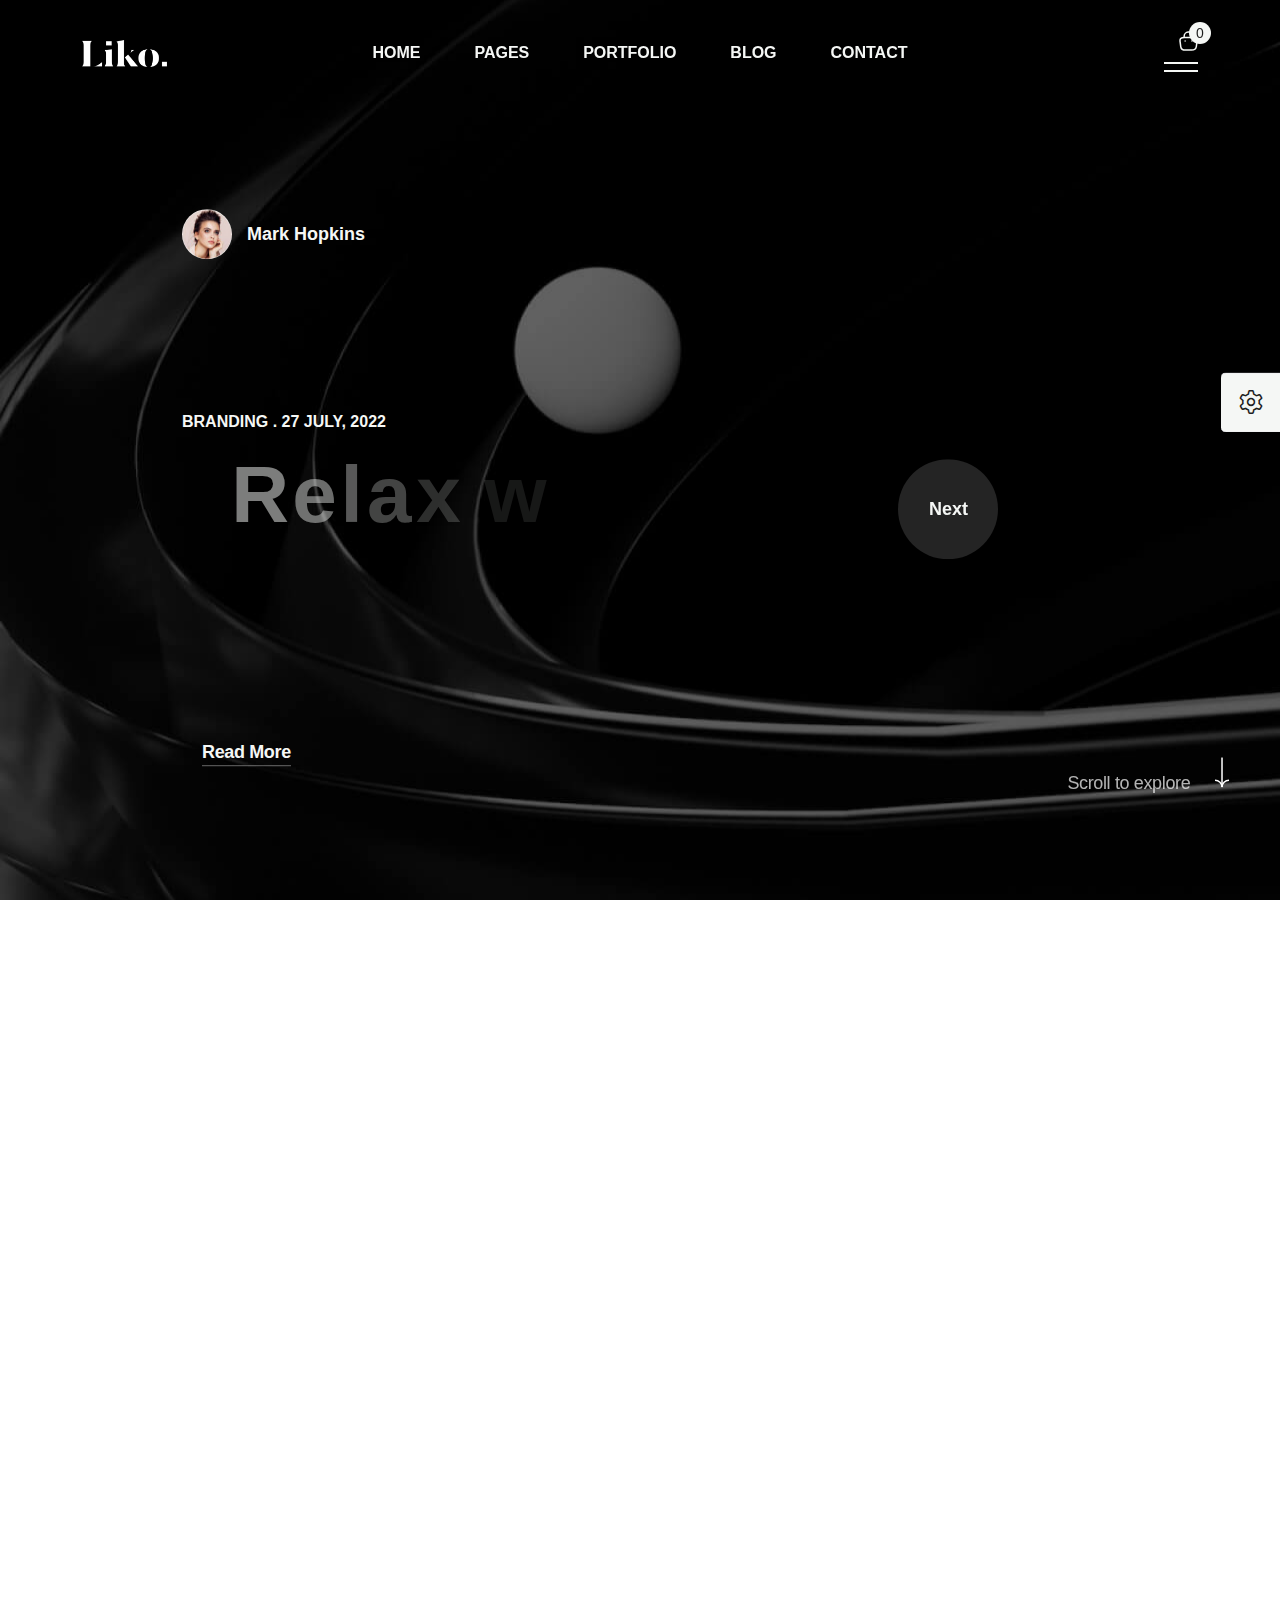
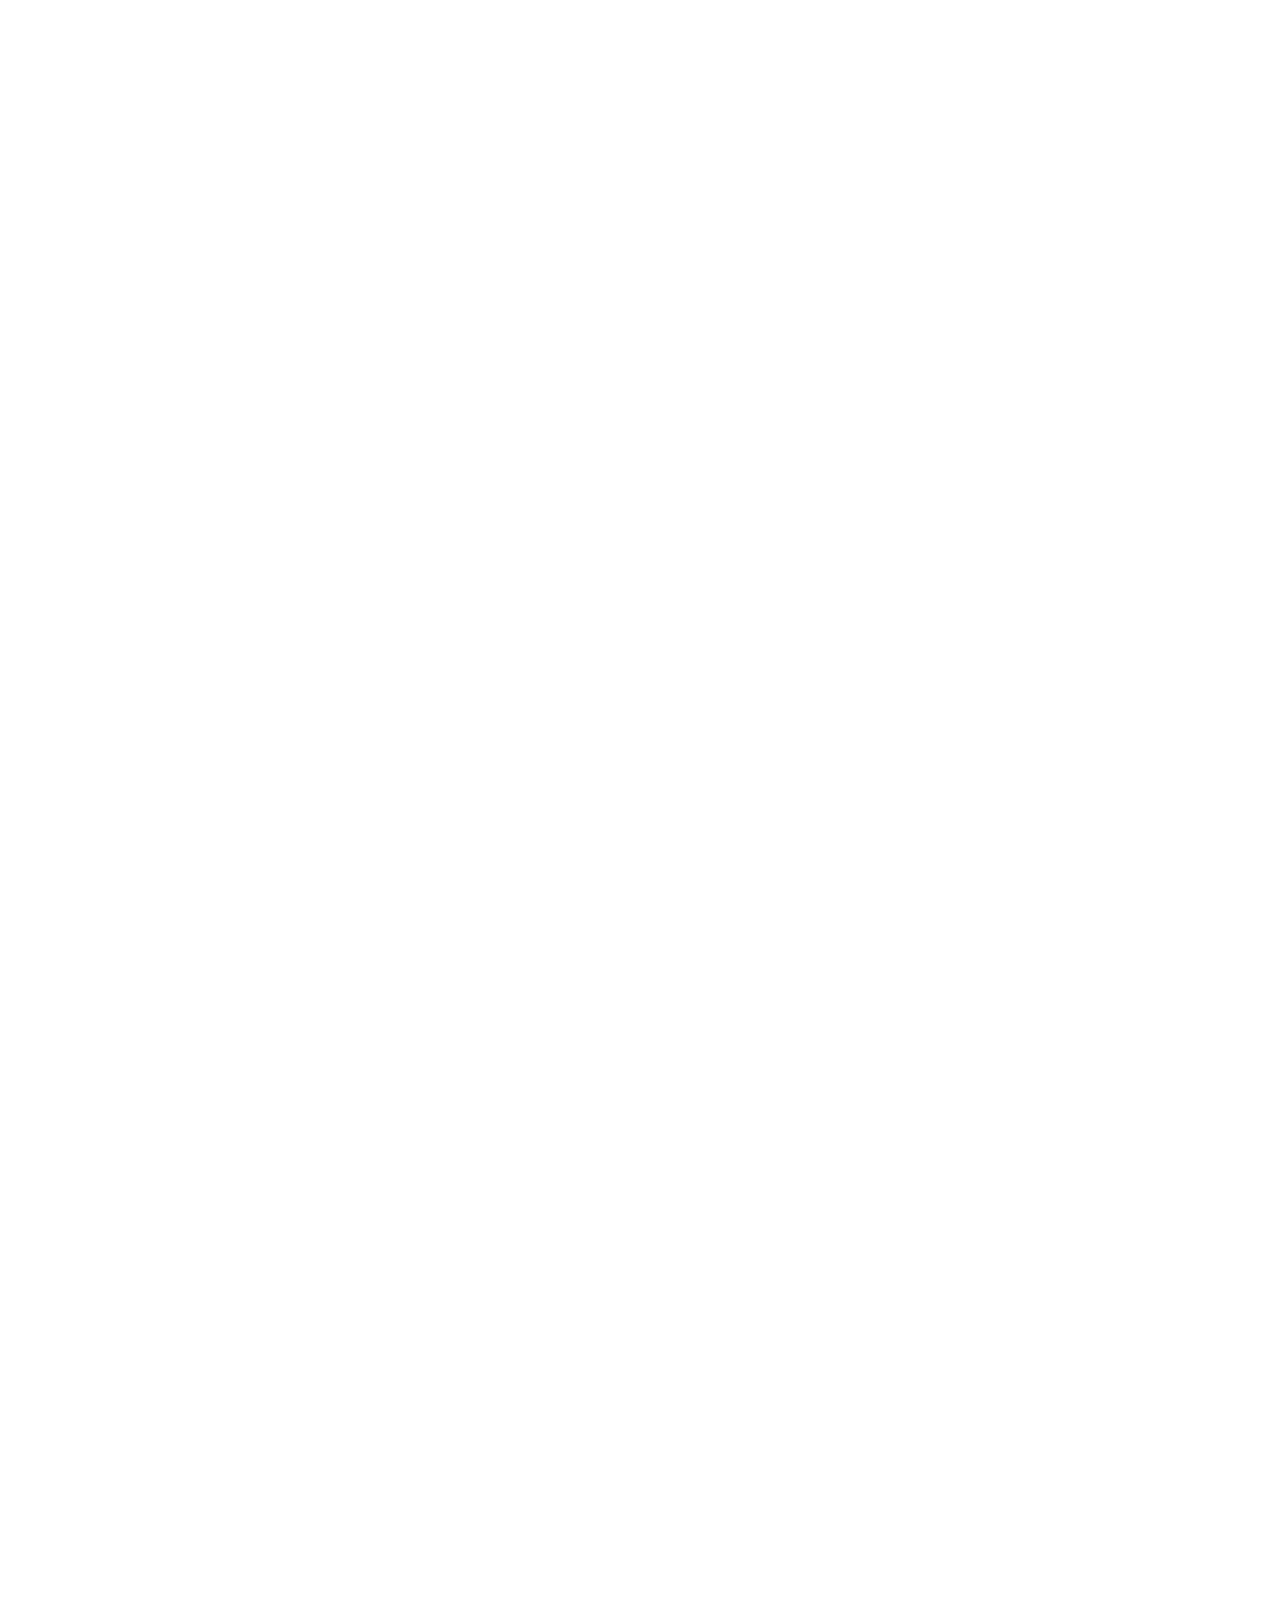
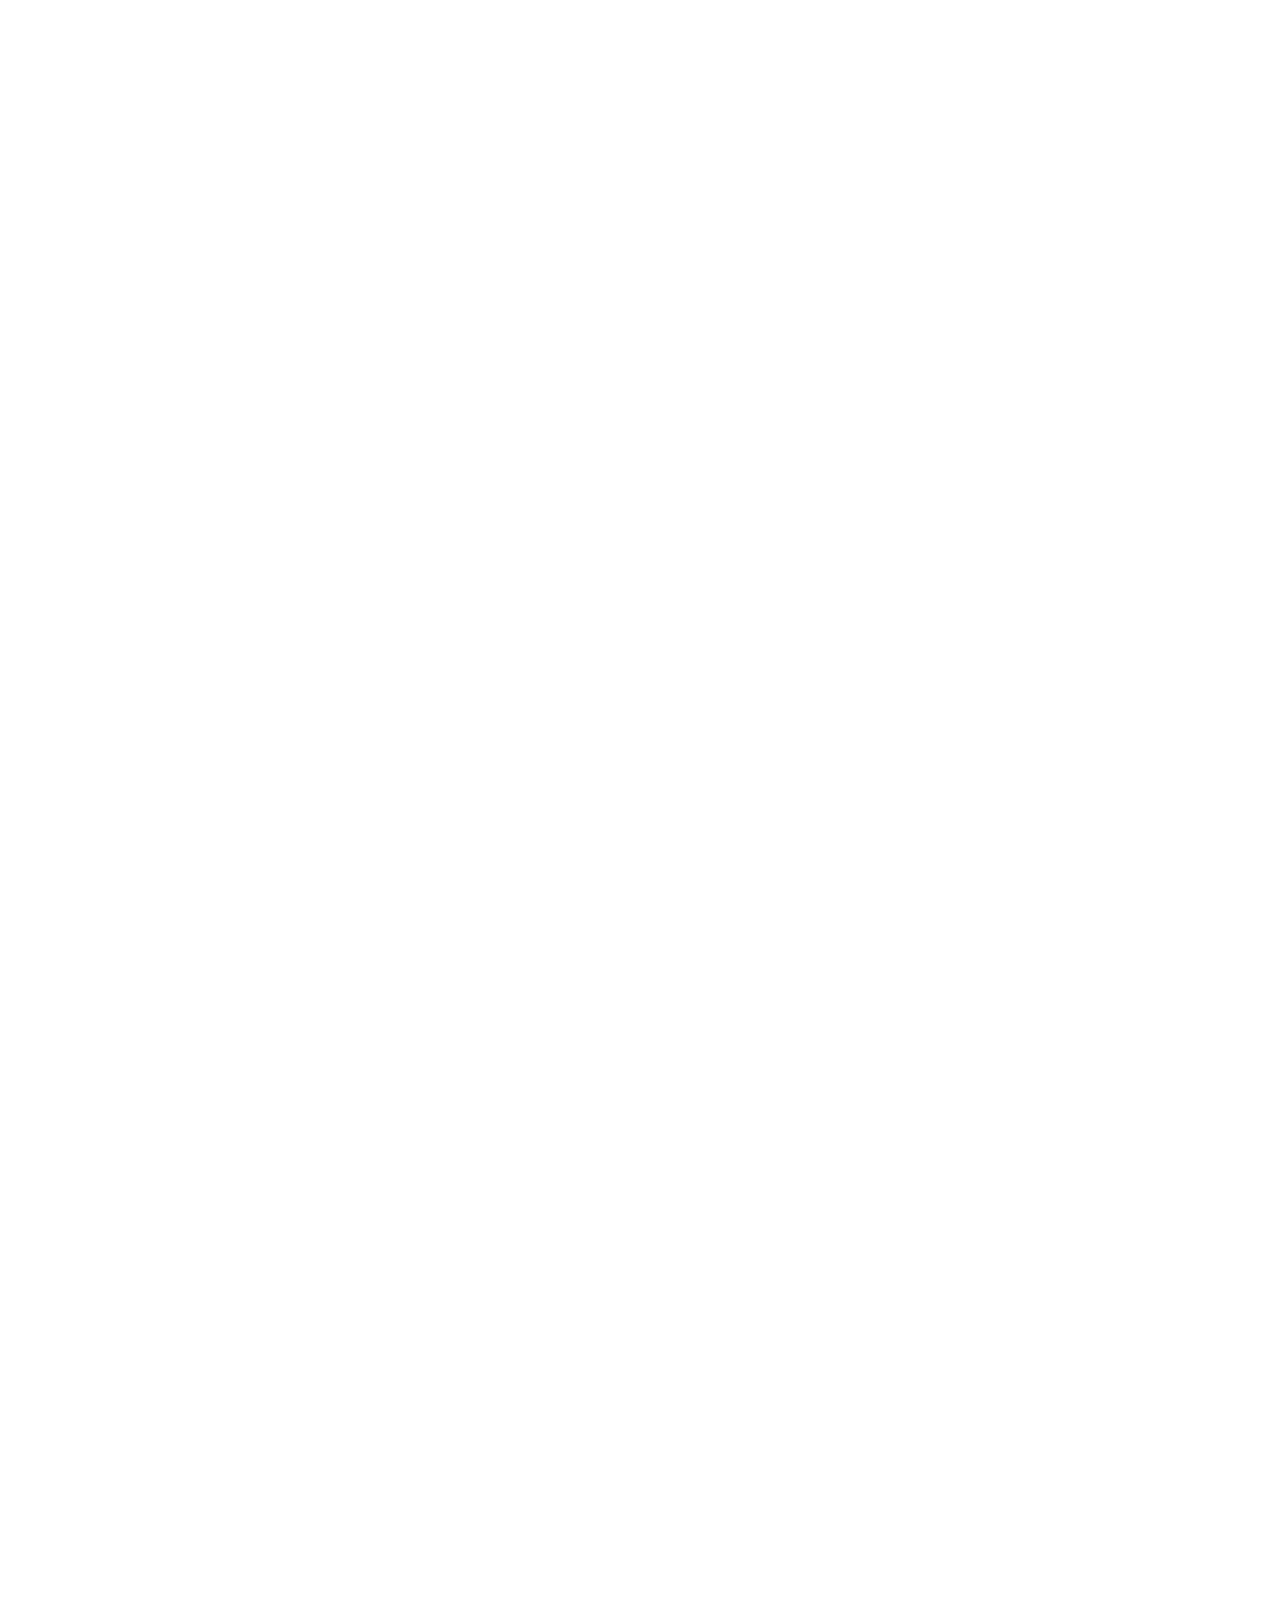
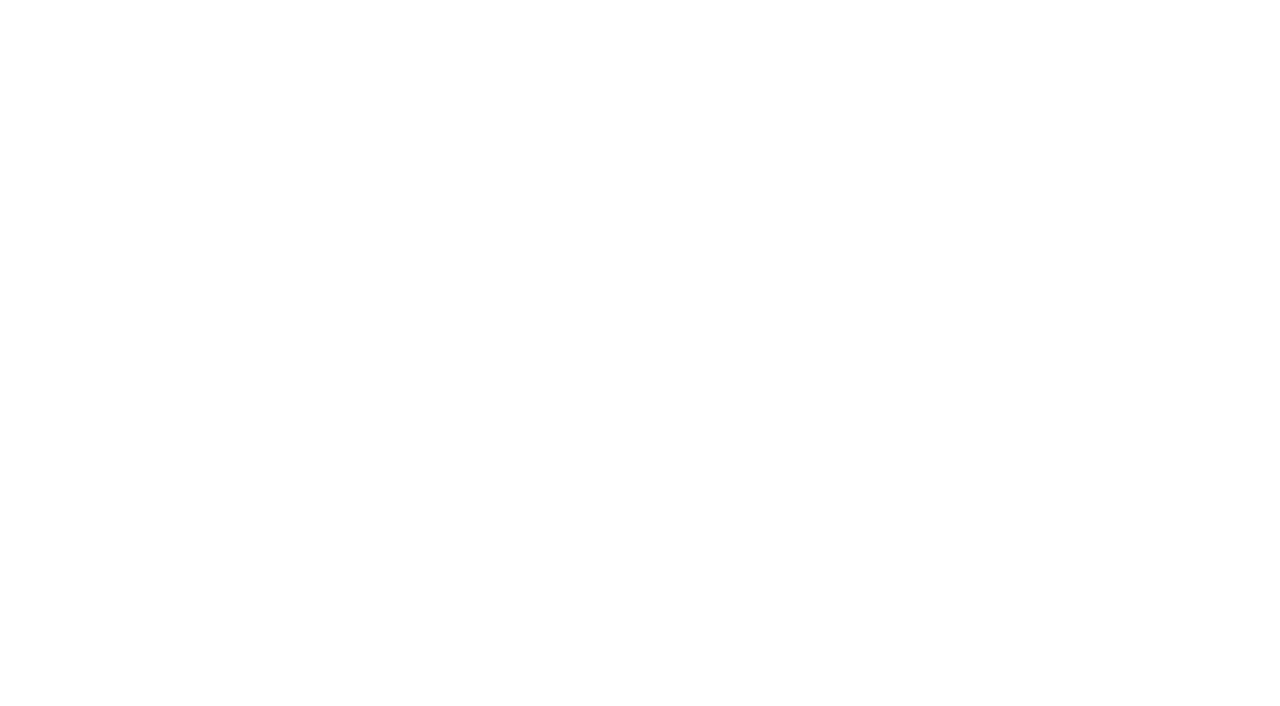
<file: blog-classic.html>
<!doctype html>
<html class="no-js" lang="zxx">

<head>
   <meta charset="utf-8">
   <meta http-equiv="x-ua-compatible" content="ie=edge">
   <title>Liko - Creative agency & portfolio HTML Template</title>
   <meta name="description" content="">
   <meta name="viewport" content="width=device-width, initial-scale=1">

   <!-- Place favicon.ico in the root directory -->
   <link rel="shortcut icon" type="image/x-icon" href="assets/img/favicon.png">

   <!-- CSS here -->
   <link rel="stylesheet" href="assets/css/bootstrap.css">
   <link rel="stylesheet" href="assets/css/animate.css">
   <link rel="stylesheet" href="assets/css/swiper-bundle.css">
   <link rel="stylesheet" href="assets/css/slick.css">
   <link rel="stylesheet" href="assets/css/magnific-popup.css">
   <link rel="stylesheet" href="assets/css/font-awesome-pro.css">
   <link rel="stylesheet" href="assets/css/spacing.css">
   <link rel="stylesheet" href="assets/css/custom-animation.css">
   <link rel="stylesheet" href="assets/css/main.css">
</head>

<body>

   <!--[if lte IE 9]>
      <p class="browserupgrade">You are using an <strong>outdated</strong> browser. Please <a href="https://browsehappy.com/">upgrade your browser</a> to improve your experience and security.</p>
      <![endif]-->

   <!-- pre loader area start -->
   <div id="loading" class="preloader-wrap">
      <div class="preloader-2 text-center">
         <span class="line line-1"></span>
         <span class="line line-2"></span>
         <span class="line line-3"></span>
         <span class="line line-4"></span>
         <span class="line line-5"></span>
         <span class="line line-6"></span>
         <span class="line line-7"></span>
         <span class="line line-8"></span>
         <span class="line line-9"></span>
         <div class="loader-text">Loading ...</div>
      </div>
   </div>
   <!-- pre loader area end -->

   <!-- back to top start -->
   <div class="back-to-top-wrapper">
      <button id="back_to_top" type="button" class="back-to-top-btn">
         <svg width="12" height="7" viewBox="0 0 12 7" fill="none" xmlns="http://www.w3.org/2000/svg">
            <path d="M11 6L6 1L1 6" stroke="currentColor" stroke-width="1.5" stroke-linecap="round"
               stroke-linejoin="round" />
         </svg>
      </button>
   </div>
   <!-- back to top end -->

   <!-- tp-offcanvus-area-end -->
   <div class="tp-offcanvas-area">
      <div class="tp-offcanvas-wrapper">
         <div class="tp-offcanvas-top d-flex align-items-center justify-content-between">
            <div class="tp-offcanvas-logo">
               <a href="index.html">
                  <img class="logo-1" src="assets/img/logo/logo.png" alt="">
                  <img class="logo-2" src="assets/img/logo/logo-white.png" alt="">
               </a>
            </div>
            <div class="tp-offcanvas-close">
               <button class="tp-offcanvas-close-btn">
                  <svg width="37" height="38" viewBox="0 0 37 38" fill="none" xmlns="http://www.w3.org/2000/svg">
                     <path d="M9.19141 9.80762L27.5762 28.1924" stroke="currentColor" stroke-width="1.5"
                        stroke-linecap="round" stroke-linejoin="round" />
                     <path d="M9.19141 28.1924L27.5762 9.80761" stroke="currentColor" stroke-width="1.5"
                        stroke-linecap="round" stroke-linejoin="round" />
                  </svg>
               </button>
            </div>
         </div>
         <div class="tp-offcanvas-main">
            <div class="tp-offcanvas-content">
               <h3 class="tp-offcanvas-title">Hello There!</h3>
               <p>Lorem ipsum dolor sit amet, consectetur adipiscing elit, </p>
            </div>
            <div class="tp-main-menu-mobile d-xl-none"></div>
            <div class="tp-offcanvas-gallery">
               <div class="row gx-2">
                  <div class="col-md-3 col-3">
                     <div class="tp-offcanvas-gallery-img fix">
                        <a href="#"><img src="assets/img/menu/offcanvas/offcanvas-1.jpg" alt=""></a>
                     </div>
                  </div>
                  <div class="col-md-3 col-3">
                     <div class="tp-offcanvas-gallery-img fix">
                        <a href="#"><img src="assets/img/menu/offcanvas/offcanvas-2.jpg" alt=""></a>
                     </div>
                  </div>
                  <div class="col-md-3 col-3">
                     <div class="tp-offcanvas-gallery-img fix">
                        <a href="#"><img src="assets/img/menu/offcanvas/offcanvas-3.jpg" alt=""></a>
                     </div>
                  </div>
                  <div class="col-md-3 col-3">
                     <div class="tp-offcanvas-gallery-img fix">
                        <a href="#"><img src="assets/img/menu/offcanvas/offcanvas-4.jpg" alt=""></a>
                     </div>
                  </div>
               </div>
            </div>
            <div class="tp-offcanvas-contact">
               <h3 class="tp-offcanvas-title sm">Information</h3>

               <ul>
                  <li><a href="tel:1245654">+ 4 20 7700 1007</a></li>
                  <li><a href="mailto:hello@diego.com">hello@diego.com</a></li>
                  <li><a href="#">Avenue de Roma 158b, Lisboa</a></li>
               </ul>
            </div>
            <div class="tp-offcanvas-social">
               <h3 class="tp-offcanvas-title sm">Follow Us</h3>
               <ul>
                  <li>
                     <a href="#">
                        <svg width="16" height="16" viewBox="0 0 16 16" fill="none" xmlns="http://www.w3.org/2000/svg">
                           <path
                              d="M11.25 1.5H4.75C2.95507 1.5 1.5 2.95507 1.5 4.75V11.25C1.5 13.0449 2.95507 14.5 4.75 14.5H11.25C13.0449 14.5 14.5 13.0449 14.5 11.25V4.75C14.5 2.95507 13.0449 1.5 11.25 1.5Z"
                              stroke="currentColor" stroke-width="1.5" stroke-linecap="round" stroke-linejoin="round" />
                           <path
                              d="M10.6016 7.5907C10.6818 8.13166 10.5894 8.68414 10.3375 9.16955C10.0856 9.65497 9.68711 10.0486 9.19862 10.2945C8.71014 10.5404 8.15656 10.6259 7.61663 10.5391C7.0767 10.4522 6.57791 10.1972 6.19121 9.81055C5.80451 9.42385 5.54959 8.92506 5.46271 8.38513C5.37583 7.8452 5.46141 7.29163 5.70728 6.80314C5.95315 6.31465 6.34679 5.91613 6.83221 5.66425C7.31763 5.41238 7.87011 5.31998 8.41107 5.4002C8.96287 5.48202 9.47372 5.73915 9.86817 6.1336C10.2626 6.52804 10.5197 7.0389 10.6016 7.5907Z"
                              stroke="currentColor" stroke-width="1.5" stroke-linecap="round" stroke-linejoin="round" />
                           <path d="M11.5742 4.42578H11.5842" stroke="currentColor" stroke-width="1.5"
                              stroke-linecap="round" stroke-linejoin="round" />
                        </svg>
                     </a>
                  </li>
                  <li>
                     <a href="#">
                        <svg width="18" height="18" viewBox="0 0 18 18" fill="none" xmlns="http://www.w3.org/2000/svg">
                           <path
                              d="M2.50589 12.7494C4.57662 16.336 9.16278 17.5648 12.7494 15.4941C14.2113 14.65 15.2816 13.388 15.8962 11.9461C16.7895 9.85066 16.7208 7.37526 15.4941 5.25063C14.2674 3.12599 12.1581 1.82872 9.89669 1.55462C8.34063 1.366 6.71259 1.66183 5.25063 2.50589C1.66403 4.57662 0.435172 9.16278 2.50589 12.7494Z"
                              stroke="currentColor" stroke-width="1.5" />
                           <path
                              d="M12.7127 15.4292C12.7127 15.4292 12.0086 10.4867 10.5011 7.87559C8.99362 5.26451 5.28935 2.57155 5.28935 2.57155M5.68449 15.6124C6.79553 12.2606 12.34 8.54524 16.3975 9.43537M12.311 2.4082C11.1953 5.72344 5.75732 9.38453 1.71875 8.58915"
                              stroke="currentColor" stroke-width="1.5" stroke-linecap="round" />
                        </svg>
                     </a>
                  </li>
                  <li>
                     <a href="#">
                        <svg width="18" height="11" viewBox="0 0 18 11" fill="none" xmlns="http://www.w3.org/2000/svg">
                           <path
                              d="M1 5.5715H6.33342C7.62867 5.5715 8.61917 6.56199 8.61917 7.85725C8.61917 9.15251 7.62867 10.143 6.33342 10.143H1.76192C1.30477 10.143 1 9.83823 1 9.38108V1.76192C1 1.30477 1.30477 1 1.76192 1H5.5715C6.86676 1 7.85725 1.99049 7.85725 3.28575C7.85725 4.58101 6.86676 5.5715 5.5715 5.5715H1Z"
                              stroke="currentColor" stroke-width="1.5" stroke-miterlimit="10" />
                           <path
                              d="M10.9062 7.09454H17.0016C17.0016 5.41832 15.6301 4.04688 13.9539 4.04688C12.2777 4.04688 10.9062 5.41832 10.9062 7.09454ZM10.9062 7.09454C10.9062 8.77076 12.2777 10.1422 13.9539 10.1422H15.2492"
                              stroke="currentColor" stroke-width="1.5" stroke-miterlimit="10" stroke-linecap="round"
                              stroke-linejoin="round" />
                           <path d="M16.1125 1.44434H11.668" stroke="currentColor" stroke-width="1.2"
                              stroke-miterlimit="10" stroke-linecap="round" stroke-linejoin="round" />
                        </svg>
                     </a>
                  </li>
                  <li>
                     <a href="#">
                        <svg width="18" height="14" viewBox="0 0 18 14" fill="none" xmlns="http://www.w3.org/2000/svg">
                           <path
                              d="M12.75 13H5.25C3 13 1.5 11.5 1.5 9.25V4.75C1.5 2.5 3 1 5.25 1H12.75C15 1 16.5 2.5 16.5 4.75V9.25C16.5 11.5 15 13 12.75 13Z"
                              stroke="currentColor" stroke-width="1.5" stroke-miterlimit="10" stroke-linecap="round"
                              stroke-linejoin="round" />
                           <path
                              d="M8.70676 5.14837L10.8006 6.40465C11.5543 6.90716 11.5543 7.66093 10.8006 8.16344L8.70676 9.41972C7.86923 9.92224 7.19922 9.50348 7.19922 8.5822V6.06964C7.19922 4.98086 7.86923 4.64585 8.70676 5.14837Z"
                              fill="currentColor" />
                        </svg>
                     </a>
                  </li>
               </ul>
            </div>
         </div>
      </div>
   </div>
   <div class="body-overlay"></div>
   <!-- tp-offcanvus-area-end -->

   <!-- cart mini area start -->
   <div class="cartmini__area">
      <div class="cartmini__wrapper d-flex justify-content-between flex-column">
         <div class="cartmini__top-wrapper">
            <div class="cartmini__top p-relative">
               <div class="cartmini__top-title">
                  <h4>Shopping cart</h4>
               </div>
               <div class="cartmini__close">
                  <button type="button" class="cartmini__close-btn cartmini-close-btn"><i
                        class="fal fa-times"></i></button>
               </div>
            </div>
            <div class="cartmini__shipping">
               <p> Free Shipping for all orders over <span>$50</span></p>
               <div class="progress">
                  <div class="progress-bar progress-bar-striped progress-bar-animated" role="progressbar"
                     data-width="70%" aria-valuenow="70" aria-valuemin="0" aria-valuemax="100"></div>
               </div>
            </div>
            <div class="cartmini__widget">
               <div class="cartmini__widget-item">
                  <div class="cartmini__thumb">
                     <a href="shop-details.html">
                        <img src="assets/img/inner-blog/blog-sidebar/rc-post/rc-1.jpg" alt="">
                     </a>
                  </div>
                  <div class="cartmini__content">
                     <h5 class="cartmini__title"><a href="shop-details.html">Level Bolt Smart Lock</a></h5>
                     <div class="cartmini__price-wrapper">
                        <span class="cartmini__price">$46.00</span>
                        <span class="cartmini__quantity">x2</span>
                     </div>
                  </div>
                  <a href="#" class="cartmini__del"><i class="fa-regular fa-xmark"></i></a>
               </div>
            </div>
         </div>
         <div class="cartmini__checkout">
            <div class="cartmini__checkout-title mb-30">
               <h4>Subtotal:</h4>
               <span>$113.00</span>
            </div>
            <div class="cartmini__checkout-btn">
               <a href="cart.html" class="tp-btn-black-2 text-center mb-10 w-100"> view cart</a>
               <a href="checkout.html" class="tp-btn-black-2 text-center w-100"> checkout</a>
            </div>
         </div>
      </div>
   </div>
   <!-- cart mini area end -->


   <header class="tp-header-height z-index-5">

      <!-- header top area start -->
      <div id="header-sticky" class="tp-inner-header-area tp-inner-header-mob-space">
         <div class="container container-1800">
            <div class="row align-items-center">
               <div class="col-xl-2 col-lg-6 col-md-6 col-6">
                  <div class="tp-inner-header-logo tp-header-logo">
                     <a class="ab-logo-1" href="index.html"><img src="assets/img/logo/logo-white.png" alt=""></a>
                     <a class="ab-logo-2" href="index.html"><img src="assets/img/logo/logo.png" alt=""></a>
                  </div>
               </div>
               <div class="col-xl-8 col-lg-8 d-none d-xl-block">
                  <div class="tp-inner-header-right-wrap text-center">
                     <div class="tp-inner-header-menu header-main-menu">
                        <nav class="tp-main-menu-content">
                           <ul>
                              <li class="has-dropdown">
                                 <a href="index.html">Home</a>
                                 <div class="tp-submenu submenu tp-mega-menu">
                                    <div class="tp-menu-fullwidth">
                                       <div class="tp-homemenu-wrapper">
                                          <div class="row gx-25 row-cols-xl-6 row-cols-lg-2 row-cols-md-2 row-cols-1">
                                             <div class="col homemenu">
                                                <div class="homemenu-thumb-wrap mb-20">
                                                   <div class="homemenu-thumb fix">
                                                      <a href="index.html"><img
                                                            src="assets/img/menu/white-version/home-1.jpg" alt=""></a>
                                                   </div>
                                                </div>
                                                <div class="homemenu-content text-center">
                                                   <h4 class="homemenu-title">
                                                      <a href="index.html">MAIN HOME</a>
                                                   </h4>
                                                </div>
                                             </div>
                                             <div class="col homemenu">
                                                <div class="homemenu-thumb-wrap mb-20">
                                                   <div class="homemenu-thumb fix">
                                                      <a href="index-2.html"><img
                                                            src="assets/img/menu/white-version/home-2.jpg" alt=""></a>
                                                   </div>
                                                </div>
                                                <div class="homemenu-content text-center">
                                                   <h4 class="homemenu-title">
                                                      <a href="index-2.html">Fashion STUDIO</a>
                                                   </h4>
                                                </div>
                                             </div>
                                             <div class="col homemenu">
                                                <div class="homemenu-thumb-wrap mb-20">
                                                   <div class="homemenu-thumb fix">
                                                      <a href="index-4.html"><img
                                                            src="assets/img/menu/white-version/home-3.jpg" alt=""></a>
                                                   </div>
                                                </div>
                                                <div class="homemenu-content text-center">
                                                   <h4 class="homemenu-title">
                                                      <a href="index-4.html">CREATIVE AGENCY</a>
                                                   </h4>
                                                </div>
                                             </div>
                                             <div class="col homemenu">
                                                <div class="homemenu-thumb-wrap mb-20">
                                                   <div class="homemenu-thumb fix">
                                                      <a href="index-3.html"><img
                                                            src="assets/img/menu/white-version/home-4.jpg" alt=""></a>
                                                   </div>
                                                </div>
                                                <div class="homemenu-content text-center">
                                                   <h4 class="homemenu-title">
                                                      <a href="index-3.html">Digital Agency</a>
                                                   </h4>
                                                </div>
                                             </div>
                                             <div class="col homemenu">
                                                <div class="homemenu-thumb-wrap mb-20">
                                                   <div class="homemenu-thumb fix">
                                                      <a href="index-5.html"><img
                                                            src="assets/img/menu/white-version/home-5.jpg" alt=""></a>
                                                   </div>
                                                </div>
                                                <div class="homemenu-content text-center">
                                                   <h4 class="homemenu-title">
                                                      <a href="index-5.html">DESIGN STUDIO</a>
                                                   </h4>
                                                </div>
                                             </div>
                                             <div class="col homemenu">
                                                <div class="homemenu-thumb-wrap mb-20">
                                                   <div class="homemenu-thumb fix">
                                                      <a href="index-shop.html"><img
                                                            src="assets/img/menu/white-version/home-6.jpg" alt=""></a>
                                                   </div>
                                                </div>
                                                <div class="homemenu-content text-center">
                                                   <h4 class="homemenu-title">
                                                      <a href="index-shop.html">Minimal Shop</a>
                                                   </h4>
                                                </div>
                                             </div>
                                             <div class="col homemenu">
                                                <div class="homemenu-thumb-wrap mb-20">
                                                   <div class="homemenu-thumb fix">
                                                      <a href="index-8.html"><img
                                                            src="assets/img/menu/white-version/home-7.jpg" alt=""></a>
                                                   </div>
                                                </div>
                                                <div class="homemenu-content text-center">
                                                   <h4 class="homemenu-title">
                                                      <a href="index-8.html">DESIGN STUDIO</a>
                                                   </h4>
                                                </div>
                                             </div>
                                             <div class="col homemenu">
                                                <div class="homemenu-thumb-wrap mb-20">
                                                   <div class="homemenu-thumb fix">
                                                      <a href="index-9.html"><img
                                                            src="assets/img/menu/white-version/home-8.jpg" alt=""></a>
                                                   </div>
                                                </div>
                                                <div class="homemenu-content text-center">
                                                   <h4 class="homemenu-title">
                                                      <a href="index-9.html">showcase carousel</a>
                                                   </h4>
                                                </div>
                                             </div>
                                             <div class="col homemenu">
                                                <div class="homemenu-thumb-wrap mb-20">
                                                   <div class="homemenu-thumb fix">
                                                      <a href="index-10.html"><img
                                                            src="assets/img/menu/white-version/home-9.jpg" alt=""></a>
                                                   </div>
                                                </div>
                                                <div class="homemenu-content text-center">
                                                   <h4 class="homemenu-title">
                                                      <a href="index-10.html">INTERACTIVE LINKS</a>
                                                   </h4>
                                                </div>
                                             </div>
                                             <div class="col homemenu">
                                                <div class="homemenu-thumb-wrap mb-20">
                                                   <div class="homemenu-thumb fix">
                                                      <a href="index-11.html"><img
                                                            src="assets/img/menu/white-version/home-10.jpg" alt=""></a>
                                                   </div>
                                                </div>
                                                <div class="homemenu-content text-center">
                                                   <h4 class="homemenu-title">
                                                      <a href="index-11.html">wrapper slider</a>
                                                   </h4>
                                                </div>
                                             </div>
                                             <div class="col homemenu">
                                                <div class="homemenu-thumb-wrap mb-20">
                                                   <div class="homemenu-thumb fix">
                                                      <a href="portfolio-showcase-2.html"><img
                                                            src="assets/img/menu/white-version/home-11.jpg" alt=""></a>
                                                   </div>
                                                </div>
                                                <div class="homemenu-content text-center">
                                                   <h4 class="homemenu-title">
                                                      <a href="portfolio-showcase-2.html">showcase parallax</a>
                                                   </h4>
                                                </div>
                                             </div>
                                             <div class="col homemenu">
                                                <div class="homemenu-thumb-wrap mb-20">
                                                   <div class="homemenu-thumb fix">
                                                      <a href="index-12.html"><img
                                                            src="assets/img/menu/white-version/home-12.jpg" alt=""></a>
                                                   </div>
                                                </div>
                                                <div class="homemenu-content text-center">
                                                   <h4 class="homemenu-title">
                                                      <a href="index-12.html">horizontal</a>
                                                   </h4>
                                                </div>
                                             </div>
                                          </div>
                                       </div>
                                    </div>
                                 </div>
                              </li>
                              <li class="has-dropdown">
                                 <a href="#">Pages</a>
                                 <div class="tp-submenu submenu tp-mega-menu">
                                    <div class="tp-megamenu-wrapper">
                                       <div class="row gx-50">
                                          <div class="col-xl-8">
                                             <div class="tp-megamenu-list-box">
                                                <div class="row gx-50">
                                                   <div class="col-xl-8">
                                                      <div class="tp-megamenu-list">
                                                         <h4 class="tp-megamenu-title">LIST TYPES</h4>
                                                         <div class="tp-megamenu-list-wrap">
                                                            <ul>
                                                               <li><a href="about-us.html">ABOUT US</a></li>
                                                               <li><a href="faq.html">FAQ Page</a></li>
                                                               <li><a href="about-me.html">ABOUT ME</a></li>
                                                               <li><a href="price.html">Pricing</a></li>
                                                               <li><a href="team.html">Team Page</a></li>
                                                               <li><a href="brand.html">OUR CLIENTS</a></li>
                                                               <li><a href="team-details.html">Team Datails</a></li>
                                                               <li><a href="register.html">Register</a></li>
                                                               <li><a href="service.html">OUR SERVICES</a></li>
                                                               <li><a href="login.html">LogIn</a></li>
                                                               <li><a href="service-details.html">SERVICES DETAILS</a></li>
                                                               <li><a href="error.html">ERROR PAGE</a></li>
                                                            </ul>
                                                         </div>
                                                      </div>
                                                   </div>
                                                   <div class="col-xl-4">
                                                      <div class="tp-megamenu-list tp-megamenu-list-2">
                                                         <h4 class="tp-megamenu-title">Shop Page</h4>
                                                         <div class="tp-megamenu-list-wrap">
                                                            <ul>
                                                               <li><a href="shop-sidebar.html">Shop Page</a></li>
                                                               <li><a href="shop-details.html">shop details one</a></li>
                                                               <li><a href="shop-details-2.html">shop details TWO</a></li>
                                                               <li><a href="myaccount.html">my account</a></li>
                                                               <li><a href="cart.html">cart</a></li>
                                                               <li><a href="checkout.html">Checkout</a></li>
                                                               <li><a href="wishlist.html">Wishlist</a></li>
                                                            </ul>
                                                         </div>
                                                      </div>
                                                   </div>
                                                </div>
                                             </div>
                                          </div>
                                          <div class="col-xl-4">
                                             <div class="tp-megamenu-shop-style">
                                                <div class="tp-shop-banner-left p-relative">
                                                   <div class="tp-shop-banner-thumb">
                                                      <img src="assets/img/menu/shop-menu/banner-1.jpg" alt="">
                                                   </div>
                                                   <div class="tp-shop-banner-content">
                                                      <h4 class="tp-shop-banner-title">Sale</h4>
                                                      <span>20% Off all Shoes</span>
                                                      <a class="tp-shop-btn" href="shop-details.html">Shop Now</a>
                                                   </div>
                                                </div>
                                             </div>
                                          </div>
                                       </div>
                                    </div>
                                 </div>
                              </li>
                              <li class="has-dropdown">
                                 <a href="portfolio-random.html">Portfolio</a>
                                 <div class="tp-submenu submenu tp-mega-menu">
                                    <div class="tp-menu-fullwidth">
                                       <div class="tp-megamenu-portfolio p-relative">
                                          <div class="tp-megamenu-portfolio-banner">
                                             <img src="assets/img/menu/portfolio-menu/portfolio.png" alt="">
                                          </div>
                                          <div class="row gx-50">
                                             <div class="col-xxl-9 col-xl-10">
                                                <div class="tp-megamenu-list-box">
                                                   <div class="row gx-50">
                                                      <div class="col-xxl-5 col-xl-6">
                                                         <div class="tp-megamenu-list">
                                                            <h4 class="tp-megamenu-title">PORTFOLIO LIST</h4>
                                                            <div class="tp-megamenu-list-wrap tp-portfolio-menu-style">
                                                               <div class="row">
                                                                  <div class="col-lg-6">
                                                                     <ul>
                                                                        <li><a href="portfolio-standard.html">Standerd</a></li>
                                                                        <li><a href="index-10.html">Interactive</a></li>
                                                                        <li><a href="portfolio-random.html">random</a></li>
                                                                        <li><a href="portfolio-showcase-2.html">showcase parallax</a></li>
                                                                        <li><a href="portfolio-masonary.html">Masonry random</a></li>
                                                                        <li><a href="index-12.html">Vertical Carousel</a></li>
                                                                        <li><a href="portfolio-wrapper.html">wrapper</a></li>
                                                                     </ul>
                                                                  </div>
                                                                  <div class="col-lg-6">
                                                                     <ul>
                                                                        <li><a href="portfolio-showcase-1.html">horizontal</a></li>
                                                                        <li><a href="index-7.html">Image Slider</a></li>
                                                                        <li><a href="index-11.html">wrapper Slider</a></li>
                                                                        <li><a href="portfolio-showcase-1.html">parallax showcase</a></li>
                                                                     <li><a href="index-9.html">Perspective Slider</a></li>
                                                                     </ul>
                                                                  </div>
                                                               </div>
                                                            </div>
                                                         </div>
                                                      </div>
                                                      <div class="col-xxl-3 col-xl-3">
                                                         <div class="tp-megamenu-list tp-megamenu-list-2 ml-20">
                                                            <h4 class="tp-megamenu-title">List Layouts</h4>
                                                            <div class="tp-megamenu-list-wrap">
                                                               <ul>
                                                                  <li><a href="portfolio-grid-col-2.html">two-columns</a></li>
                                                                  <li><a href="portfolio-grid-col-3.html">three-columns</a></li>
                                                                  <li><a href="portfolio-grid-col-3-fullwidth.html">three-columns Wide</a></li>
                                                                  <li><a href="portfolio-grid-col-4.html">four-columns</a></li>
                                                                  <li><a href="portfolio-grid-col-4-fullwidth.html">four-columns Wide</a></li>
                                                               </ul>
                                                            </div>
                                                         </div>
                                                      </div>
                                                      <div class="col-xxl-3 col-xl-3">
                                                         <div class="tp-megamenu-list tp-megamenu-list-2 ml-20">
                                                            <h4 class="tp-megamenu-title">PORTFOLIO SINGLES</h4>
                                                            <div class="tp-megamenu-list-wrap">
                                                               <ul>
                                                                  <li><a href="portfolio-showcase-2-details.html">Creative</a></li>
                                                                  <li><a href="portfolio-details-1.html">images Small</a></li>
                                                                  <li><a href="portfolio-details-2.html">Sliding</a></li>
                                                                  <li><a href="portfolio-details-comparison.html">Image Comparison</a></li>
                                                                  <li><a href="portfolio-details-video.html">Video</a></li>
                                                                  <li><a href="portfolio-custom-light.html">CUSTOM LIGHT</a></li>
                                                                  <li><a href="portfolio-showcase-details.html">Gallery</a></li>
                                                                  <li><a href="portfolio-details-3.html">Mockups</a></li>
                                                               </ul>
                                                            </div>
                                                         </div>
                                                      </div>
                                                   </div>
                                                </div>
                                             </div>
                                             <div class="col-xxl-3 col-xl-3 d-none d-xxl-block">
                                                <div class="tp-megamenu-portfolio-text">
                                                   <h4>60+</h4>
                                                   <span>Pre-built demo home page</span>
                                                </div>
                                             </div>
                                          </div>
                                       </div>
                                    </div>
                                 </div>
                              </li>
                              <li class="has-dropdown">
                                 <a href="blog-list.html">Blog</a>
                                 <ul class="tp-submenu submenu">
                                    <li><a href="blog-modern.html">Modern</a></li>
                                    <li><a href="blog-classic.html">Classic Sidebar</a></li>
                                    <li><a href="blog-list.html">Minimal List</a></li>
                                    <li><a href="blog-details.html">Post Single</a></li>
                                    <li><a href="blog-details-without-sidebar.html">Post Without Sidebar</a></li>
                                 </ul>
                              </li>
                              <li class="has-dropdown">
                                 <a href="contact.html">Contact</a>
                                 <ul class="tp-submenu submenu">
                                    <li><a href="contact-2.html">Contact</a></li>
                                    <li><a href="contact.html">Get IN touch</a></li>
                                 </ul>
                              </li>
                           </ul>
                        </nav>
                     </div>
                  </div>
               </div>
               <div class="col-xl-2 col-lg-6 col-md-6 col-6">
                  <div class="tp-inner-header-right-action text-end">
                     <ul>
                        <li>
                           <div class="tp-inner-cart">
                              <a class="cartmini-open-btn" href="javascript:void(0)">
                                 <span class="p-relative">
                                    <svg width="19" height="20" viewBox="0 0 19 20" fill="none" xmlns="http://www.w3.org/2000/svg">
                                       <path d="M5.14313 6.09765V5.22429C5.14313 3.19845 6.90815 1.20862 9.10223 1.01955C11.7156 0.785448 13.9195 2.68524 13.9195 5.05322V6.29573" stroke="currentcolor" stroke-width="1.5" stroke-miterlimit="10" stroke-linecap="round" stroke-linejoin="round"/>
                                       <path d="M6.60789 19H12.4588C16.3789 19 17.081 17.5504 17.2858 15.7857L18.0171 10.3834C18.2804 8.18652 17.5978 6.39478 13.4339 6.39478H5.63274C1.46885 6.39478 0.786251 8.18652 1.04954 10.3834L1.7809 15.7857C1.98568 17.5504 2.68779 19 6.60789 19Z" stroke="currentcolor" stroke-width="1.5" stroke-miterlimit="10" stroke-linecap="round" stroke-linejoin="round"/>
                                       <path d="M12.9417 9.99608H12.9504" stroke="currentcolor" stroke-width="1.5" stroke-linecap="round" stroke-linejoin="round"/>
                                       <path d="M6.11306 9.99608H6.12182" stroke="currentcolor" stroke-width="1.5" stroke-linecap="round" stroke-linejoin="round"/>
                                    </svg>
                                    <i>0</i>
                                 </span>
                              </a>
                           </div>
                        </li>
                        <li>
                           <div class="tp-inner-bar">
                              <button class="tp-offcanvas-open-btn">
                                 <span>
                                    <svg width="34" height="10" viewBox="0 0 34 10" fill="none" xmlns="http://www.w3.org/2000/svg">
                                       <rect y="0.00012207" width="34" height="2" fill="currentcolor"/>
                                       <rect y="8.00012" width="34" height="2" fill="currentcolor"/>
                                    </svg>                                          
                                 </span>
                              </button>
                           </div>
                        </li>
                     </ul>
                  </div>
               </div>
            </div>
         </div>
      </div>
      <!-- header top area end -->

   </header>

   <div id="smooth-wrapper">
      <div id="smooth-content">

         <main>

            <!-- hero area start -->
            <div class="blog-sidebar-slider-area">
               <div class="blog-sidebar-slider-wrapper p-relative">
                  <div class="blog-sidebar-scrollbar smooth">
                     <a href="#postbox">
                        Scroll to explore
                        <span>
                           <svg width="15" height="30" viewBox="0 0 15 30" fill="none"
                              xmlns="http://www.w3.org/2000/svg">
                              <rect x="6.26001" width="1.5" height="30" fill="white" />
                              <path d="M14.0464 22.9768C10.1644 22.9768 7.02312 26.118 7.02312 30" stroke="white"
                                 stroke-width="1.5" stroke-miterlimit="10" />
                              <path d="M7.02319 30C7.02319 26.118 3.88195 22.9768 -7.119e-05 22.9768" stroke="white"
                                 stroke-width="1.5" stroke-miterlimit="10" />
                           </svg>
                        </span>
                     </a>
                  </div>
                  <div class="blog-sidebar-arrow-box">
                     <button class="blog-sidebar-prev">Next</button>
                     <button class="blog-sidebar-next d-none">prev</button>
                  </div>
                  <div class="swiper-container blog-sidebar-slider-active">
                     <div class="swiper-wrapper">
                        <div class="swiper-slide">
                           <div
                              class="blog-sidebar-slider-bg blog-sidebar-slider-height d-flex align-items-center pt-170 pb-120"
                              data-background="assets/img/inner-blog/blog-sidebar/blog-sidebar-bg.jpg">
                              <div class="container">
                                 <div class="row">
                                    <div class="col-xl-9">
                                       <div class="blog-sidebar-content-box">
                                          <div class="blog-sidebar-avatar-box d-flex align-items-center">
                                             <img src="assets/img/inner-blog/blog-sidebar/avatar/avata-1.jpg" alt="">
                                             <span>Mark Hopkins</span>
                                          </div>
                                          <div class="blog-sidebar-title-box">
                                             <span class="blog-sidebar-slider-meta">BRANDING . 27 JULY, 2022</span>
                                             <h4 class="blog-sidebar-slider-title tp-char-animation">Relax while
                                                learning design and Be Conected</h4>
                                             <a class="blog-sidebar-slider-link" href="blog-details.html">Read More</a>
                                          </div>
                                       </div>
                                    </div>
                                 </div>
                              </div>
                           </div>
                        </div>
                        <div class="swiper-slide">
                           <div
                              class="blog-sidebar-slider-bg blog-sidebar-slider-height d-flex align-items-center pt-170 pb-120"
                              data-background="assets/img/inner-blog/blog-sidebar/blog-sidebar-bg.jpg">
                              <div class="container">
                                 <div class="row">
                                    <div class="col-xl-9">
                                       <div class="blog-sidebar-content-box">
                                          <div class="blog-sidebar-avatar-box d-flex align-items-center">
                                             <img src="assets/img/inner-blog/blog-sidebar/avatar/avata-1.jpg" alt="">
                                             <span>Mark Hopkins</span>
                                          </div>
                                          <div class="blog-sidebar-title-box">
                                             <span class="blog-sidebar-slider-meta">BRANDING . 27 JULY, 2022</span>
                                             <h4 class="blog-sidebar-slider-title tp-char-animation">Relax while
                                                learning design and Be Conected</h4>
                                             <a class="blog-sidebar-slider-link" href="#">Read More</a>
                                          </div>
                                       </div>
                                    </div>
                                 </div>
                              </div>
                           </div>
                        </div>
                        <div class="swiper-slide">
                           <div
                              class="blog-sidebar-slider-bg blog-sidebar-slider-height d-flex align-items-center pt-170 pb-120"
                              data-background="assets/img/inner-blog/blog-sidebar/blog-sidebar-bg.jpg">
                              <div class="container">
                                 <div class="row">
                                    <div class="col-xl-9">
                                       <div class="blog-sidebar-content-box">
                                          <div class="blog-sidebar-avatar-box d-flex align-items-center">
                                             <img src="assets/img/inner-blog/blog-sidebar/avatar/avata-1.jpg" alt="">
                                             <span>Mark Hopkins</span>
                                          </div>
                                          <div class="blog-sidebar-title-box">
                                             <span class="blog-sidebar-slider-meta">BRANDING . 27 JULY, 2022</span>
                                             <h4 class="blog-sidebar-slider-title tp-char-animation">Relax while
                                                learning design and Be Conected</h4>
                                             <a class="blog-sidebar-slider-link" href="#">Read More</a>
                                          </div>
                                       </div>
                                    </div>
                                 </div>
                              </div>
                           </div>
                        </div>
                        <div class="swiper-slide">
                           <div
                              class="blog-sidebar-slider-bg blog-sidebar-slider-height d-flex align-items-center pt-170 pb-120"
                              data-background="assets/img/inner-blog/blog-sidebar/blog-sidebar-bg.jpg">
                              <div class="container">
                                 <div class="row">
                                    <div class="col-xl-9">
                                       <div class="blog-sidebar-content-box">
                                          <div class="blog-sidebar-avatar-box d-flex align-items-center">
                                             <img src="assets/img/inner-blog/blog-sidebar/avatar/avata-1.jpg" alt="">
                                             <span>Mark Hopkins</span>
                                          </div>
                                          <div class="blog-sidebar-title-box">
                                             <span class="blog-sidebar-slider-meta">BRANDING . 27 JULY, 2022</span>
                                             <h4 class="blog-sidebar-slider-title tp-char-animation">Relax while
                                                learning design and Be Conected</h4>
                                             <a class="blog-sidebar-slider-link" href="#">Read More</a>
                                          </div>
                                       </div>
                                    </div>
                                 </div>
                              </div>
                           </div>
                        </div>
                        <div class="swiper-slide">
                           <div
                              class="blog-sidebar-slider-bg blog-sidebar-slider-height d-flex align-items-center pt-170 pb-120"
                              data-background="assets/img/inner-blog/blog-sidebar/blog-sidebar-bg.jpg">
                              <div class="container">
                                 <div class="row">
                                    <div class="col-xl-9">
                                       <div class="blog-sidebar-content-box">
                                          <div class="blog-sidebar-avatar-box d-flex align-items-center">
                                             <img src="assets/img/inner-blog/blog-sidebar/avatar/avata-1.jpg" alt="">
                                             <span>Mark Hopkins</span>
                                          </div>
                                          <div class="blog-sidebar-title-box">
                                             <span class="blog-sidebar-slider-meta">BRANDING . 27 JULY, 2022</span>
                                             <h4 class="blog-sidebar-slider-title tp-char-animation">Relax while
                                                learning design and Be Conected</h4>
                                             <a class="blog-sidebar-slider-link" href="#">Read More</a>
                                          </div>
                                       </div>
                                    </div>
                                 </div>
                              </div>
                           </div>
                        </div>
                     </div>
                  </div>
               </div>
            </div>
            <!-- hero area end -->

            <!-- postbox area start -->
            <section id="postbox" class="postbox__area tp-blog-sidebar-sticky-area pt-120 pb-80">
               <div class="container">
                  <div class="row">
                     <div class="col-xxl-8 col-xl-8 col-lg-8">
                        <div class="postbox__wrapper">
                           <article class="postbox__item mb-80">
                              <div class="postbox__thumb">
                                 <a href="blog-details.html">
                                    <img src="assets/img/inner-blog/blog-sidebar/sidebar-left-1.jpg" alt="">
                                 </a>
                              </div>
                              <div class="postbox__content">
                                 <div class="postbox__meta">
                                    <span>WORK . 01 DEC, 2022</span>
                                 </div>
                                 <h3 class="postbox__title">
                                    <a href="blog-details.html">Design To Remember</a>
                                 </h3>
                                 <div class="postbox__text">
                                    <p>Lorem ipsum dolor sit amet, consetetur sadipscing elitr, sed diam nonumy eirmod
                                       tempor invidunt
                                       ut labore et dolore magna aliquyam erat.!</p>
                                 </div>
                                 <div class="postbox__read-more">
                                    <a href="blog-details.html" class="tp-btn-border-lg">read more</a>
                                 </div>
                              </div>
                           </article>
                           <article class="postbox__item mb-80">
                              <div class="postbox__thumb">
                                 <a href="blog-details.html">
                                    <img src="assets/img/inner-blog/blog-sidebar/sidebar-left-2.jpg" alt="">
                                 </a>
                                 <div class="postbox__play-btn">
                                    <a class="popup-video" href="https://www.youtube.com/watch?v=rVHxkxJM3rY"><i
                                          class="fa-sharp fa-solid fa-play"></i></a>
                                 </div>
                              </div>
                              <div class="postbox__content">
                                 <div class="postbox__meta">
                                    <span>WORK . 01 DEC, 2022</span>
                                 </div>
                                 <h3 class="postbox__title">
                                    <a href="blog-details.html">Desert Treasure Hunt</a>
                                 </h3>
                                 <div class="postbox__text">
                                    <p>Lorem ipsum dolor sit amet, consetetur sadipscing elitr, sed diam nonumy eirmod
                                       tempor invidunt
                                       ut labore et dolore magna aliquyam erat.!</p>
                                 </div>
                                 <div class="postbox__read-more">
                                    <a href="blog-details.html" class="tp-btn-border-lg">read more</a>
                                 </div>
                              </div>
                           </article>
                           <article class="postbox__item mb-80">
                              <div class="postbox__link-post-wrap d-flex align-items-center">
                                 <span class="postbox__link-post-icon">
                                    <svg width="41" height="42" viewBox="0 0 41 42" fill="none"
                                       xmlns="http://www.w3.org/2000/svg">
                                       <path
                                          d="M22.27 18.9996C26.317 23.0465 26.317 29.5878 22.27 33.6347C18.2231 37.6816 11.6819 37.6816 7.635 33.6347C3.58809 29.5878 3.58809 23.0465 7.635 18.9996"
                                          stroke="#19191A" stroke-width="2.5" stroke-linecap="round"
                                          stroke-linejoin="round" />
                                       <path
                                          d="M17.8202 23.4511C13.6079 19.2388 13.6079 12.3921 17.8202 8.17975C22.0326 3.96741 28.8792 3.96741 33.0916 8.17975C37.3039 12.3921 37.3039 19.2388 33.0916 23.4511"
                                          stroke="#19191A" stroke-width="2.5" stroke-linecap="round"
                                          stroke-linejoin="round" />
                                    </svg>
                                 </span>
                                 <p>MERGE DIFFERENT TO CREATE A PERFECT <br> PLAYLIST FOR EACH.</p>
                              </div>
                           </article>
                           <article class="postbox__item mb-80">
                              <div class="postbox__thumb w-img">
                                 <div class="postbox__thumb-slider p-relative">
                                    <div class="swiper-container postbox__thumb-slider-active fix">
                                       <div class="swiper-wrapper">
                                          <div class="swiper-slide">
                                             <img src="assets/img/inner-blog/blog-sidebar/sidebar-left-3.jpg" alt="">
                                          </div>
                                          <div class="swiper-slide">
                                             <img src="assets/img/inner-blog/blog-sidebar/sidebar-left-2.jpg" alt="">
                                          </div>
                                          <div class="swiper-slide">
                                             <img src="assets/img/inner-blog/blog-sidebar/sidebar-left-1.jpg" alt="">
                                          </div>
                                       </div>
                                    </div>
                                    <div class="postbox__slider-arrow-wrap d-none d-sm-block">
                                       <button class="postbox-arrow-prev">
                                          <i class="fa-sharp fa-solid fa-arrow-left"></i>
                                       </button>
                                       <button class="postbox-arrow-next">
                                          <i class="fa-sharp fa-solid fa-arrow-right"></i>
                                       </button>
                                    </div>
                                 </div>
                              </div>
                              <div class="postbox__content">
                                 <div class="postbox__meta">
                                    <span>WORK . 01 DEC, 2022</span>
                                 </div>
                                 <h3 class="postbox__title">
                                    <a href="blog-details.html">Future Business Ideas.</a>
                                 </h3>
                                 <div class="postbox__text">
                                    <p>Lorem ipsum dolor sit amet, consetetur sadipscing elitr, sed diam nonumy eirmod
                                       tempor invidunt
                                       ut labore et dolore magna aliquyam erat.!</p>
                                 </div>
                                 <div class="postbox__read-more">
                                    <a href="blog-details.html" class="tp-btn-border-lg">read more</a>
                                 </div>
                              </div>
                           </article>
                           <article class="postbox__item mb-80">
                              <div class="postbox__blockquote">
                                 <blockquote>
                                    <span class="postbox__blockquote-icon">
                                       <svg width="18" height="18" viewBox="0 0 18 18" fill="none"
                                          xmlns="http://www.w3.org/2000/svg">
                                          <path
                                             d="M11.0769 0H18V6.48L13.8462 18H11.0769V0ZM0 0H6.92308V6.48L2.76923 18H0V0Z"
                                             fill="black" />
                                       </svg>
                                    </span>
                                    <p>Lorem ipsum dolor sit amet, consetetur sadipscing elitr,uyam erat.!</p>
                                    <span class="postbox__blockquote-info">SEM SMITH, CREATIVE DIRECTOR</span>
                                 </blockquote>
                              </div>
                           </article>
                           <article class="postbox__item mb-80">
                              <div class="postbox__thumb">
                                 <a href="blog-details.html">
                                    <img src="assets/img/inner-blog/blog-sidebar/sidebar-left-4.jpg" alt="">
                                 </a>
                              </div>
                              <div class="postbox__content">
                                 <div class="postbox__meta">
                                    <span>WORK . 01 DEC, 2022</span>
                                 </div>
                                 <h3 class="postbox__title">
                                    <a href="blog-details.html">Simplistic photo setup</a>
                                 </h3>
                                 <div class="postbox__text">
                                    <p>Lorem ipsum dolor sit amet, consetetur sadipscing elitr, sed diam nonumy eirmod
                                       tempor invidunt
                                       ut labore et dolore magna aliquyam erat.!</p>
                                 </div>
                                 <div class="postbox__read-more">
                                    <a href="blog-details.html" class="tp-btn-border-lg">read more</a>
                                 </div>
                              </div>
                           </article>
                           <div class="basic-pagination">
                              <nav>
                                 <ul>
                                    <li>
                                       <a href="blog-classic.html">
                                          <span class="current">1</span>
                                       </a>
                                    </li>
                                    <li>
                                       <a href="blog-classic.html">
                                          <span>2</span>
                                       </a>
                                    </li>
                                    <li>
                                       <a href="blog-classic.html">
                                          <i class="fa-regular fa-arrow-right icon"></i>
                                       </a>
                                    </li>
                                 </ul>
                              </nav>
                           </div>
                        </div>
                     </div>
                     <div class="col-xxl-4 col-xl-4 col-lg-4">
                        <div class="sidebar__wrapper">
                           <div class="sidebar__widget mb-45">
                              <div class="sidebar__author text-center">
                                 <div class="sidebar__author-thumb">
                                    <img src="assets/img/inner-blog/blog-sidebar/avatar/avata-2.jpg" alt="">
                                 </div>
                                 <div class="sidebar__author-content">
                                    <h4 class="sidebar__author-title">Mark Hopkins</h4>
                                    <p>Lorem ipsum dolor consectetur adipiscing elit.</p>
                                 </div>
                              </div>
                           </div>
                           <div class="sidebar__widget mb-65">
                              <div class="sidebar__widget-content">
                                 <div class="sidebar__search">
                                    <form action="#">
                                       <div class="sidebar__search-input-2">
                                          <input type="text" placeholder="Search product">
                                          <button type="submit">
                                             <svg width="18" height="18" viewBox="0 0 18 18" fill="none"
                                                xmlns="http://www.w3.org/2000/svg">
                                                <path
                                                   d="M8.6 16.2C12.7974 16.2 16.2 12.7974 16.2 8.6C16.2 4.40264 12.7974 1 8.6 1C4.40264 1 1 4.40264 1 8.6C1 12.7974 4.40264 16.2 8.6 16.2Z"
                                                   stroke="currentcolor" stroke-width="1.5" stroke-linecap="round"
                                                   stroke-linejoin="round" />
                                                <path d="M16.9984 17L15.3984 15.4" stroke="currentcolor"
                                                   stroke-width="1.5" stroke-linecap="round" stroke-linejoin="round" />
                                             </svg>
                                          </button>
                                       </div>
                                    </form>
                                 </div>
                              </div>
                           </div>
                           <div class="sidebar__widget mb-65">
                              <h3 class="sidebar__widget-title">Category</h3>
                              <div class="sidebar__widget-content">
                                 <ul>
                                    <li><a href="blog.html">Branding</a></li>
                                    <li><a href="blog.html">Lifestyle</a></li>
                                    <li><a href="blog.html">UI/UX Design</a></li>
                                    <li><a href="blog.html">Production</a></li>
                                 </ul>
                              </div>
                           </div>
                           <div class="sidebar__widget mb-65">
                              <h3 class="sidebar__widget-title">Recent Post</h3>
                              <div class="sidebar__widget-content">
                                 <div class="sidebar__post rc__post">
                                    <div class="rc__post mb-30 d-flex align-items-center">
                                       <div class="rc__post-thumb mr-20">
                                          <a href="blog-details.html"><img
                                                src="assets/img/inner-blog/blog-sidebar/rc-post/rc-1.jpg" alt=""></a>
                                       </div>
                                       <div class="rc__post-content">
                                          <div class="rc__meta d-flex align-items-center">
                                             <span>30. JAN. 2024</span>
                                          </div>
                                          <h3 class="rc__post-title">
                                             <a href="blog-details.html">Design in the finest style</a>
                                          </h3>
                                       </div>
                                    </div>
                                    <div class="rc__post mb-30 d-flex align-items-center">
                                       <div class="rc__post-thumb mr-20">
                                          <a href="blog-details.html"><img
                                                src="assets/img/inner-blog/blog-sidebar/rc-post/rc-2.jpg" alt=""></a>
                                       </div>
                                       <div class="rc__post-content">
                                          <div class="rc__meta d-flex align-items-center">
                                             <span>30. JAN. 2024</span>
                                          </div>
                                          <h3 class="rc__post-title">
                                             <a href="blog-details.html">Photography history being told</a>
                                          </h3>
                                       </div>
                                    </div>
                                    <div class="rc__post mb-30 d-flex align-items-center">
                                       <div class="rc__post-thumb mr-20">
                                          <a href="blog-details.html"><img
                                                src="assets/img/inner-blog/blog-sidebar/rc-post/rc-3.jpg" alt=""></a>
                                       </div>
                                       <div class="rc__post-content">
                                          <div class="rc__meta d-flex align-items-center">
                                             <span>30. JAN. 2024</span>
                                          </div>
                                          <h3 class="rc__post-title">
                                             <a href="blog-details.html">Photography history being told</a>
                                          </h3>
                                       </div>
                                    </div>
                                 </div>
                              </div>
                           </div>
                           <div class="sidebar__widget mb-65">
                              <h3 class="sidebar__widget-title">Tags</h3>
                              <div class="sidebar__widget-content">
                                 <div class="tagcloud">
                                    <a href="#">Creative</a>
                                    <a href="#">Vision</a>
                                    <a href="#">Popular</a>
                                    <a href="#">Photography</a>
                                    <a href="#">Lifestyle</a>
                                 </div>
                              </div>
                           </div>
                           <div class="sidebar__widget mb-65">
                              <div class="sidebar__widget-content">
                                 <div class="sidebar__banner-img">
                                    <img src="assets/img/inner-blog/blog-sidebar/banner/banner.jpg" alt="">
                                 </div>
                              </div>
                           </div>
                           <div class="sidebar__widget mb-65">
                              <h3 class="sidebar__widget-title">Follow Us</h3>
                              <div class="sidebar__widget-content">
                                 <div class="sidebar__social">
                                    <a href="#"><i class="fa-brands fa-facebook"></i></a>
                                    <a href="#"><i class="fa-brands fa-twitter"></i></a>
                                    <a href="#"><i class="fa-brands fa-linkedin-in"></i></a>
                                 </div>
                              </div>
                           </div>
                        </div>
                     </div>
                  </div>
               </div>
            </section>
            <!-- postbox area end -->

         </main>

         <footer>

            <!-- footer area start -->
            <div class="tp-footer-2-area black-bg pt-100 pb-20">
               <div class="container container-1480">
                  <div class="row">
                     <div class="col-xl-3 col-lg-4 col-md-6 mb-50">
                        <div class="tp-footer-2-widget footer-col-2-1">
                           <div class="tp-footer-2-widget-logo">
                              <a href="index.html"><img src="assets/img/logo/logo-white.png" alt=""></a>
                           </div>
                           <div class="tp-footer-2-widget-text">
                              <p>Drop us a line sed id semper <br> risus in hend rerit.</p>
                           </div>
                        </div>
                     </div>
                     <div class="col-xl-2 col-lg-3 col-md-6 mb-50">
                        <div class="tp-footer-2-widget footer-col-2-2">
                           <div class="tp-footer-2-widget-menu">
                              <h4 class="tp-footer-2-widget-title">Sitemap</h4>
                              <ul>
                                 <li><a href="index.html">Home</a></li>
                                 <li><a href="about-us.html">About</a></li>
                                 <li><a href="contact.html">Contact</a></li>
                                 <li><a href="blog-details.html">Blog</a></li>
                                 <li><a href="portfolio-details-1.html">Portfolio</a></li>
                              </ul>
                           </div>
                        </div>
                     </div>
                     <div class="col-xl-3 col-lg-5 col-md-6 mb-50">
                        <div class="tp-footer-2-widget footer-col-2-3">
                           <h4 class="tp-footer-2-widget-title">Office</h4>
                           <div class="tp-footer-2-contact-item">
                              <span><a href="https://www.google.com/maps/@23.8223596,90.3656686,15z?entry=ttu"
                                    target="_blank">740 NEW SOUTH HEAD RD, TRIPLE BAY SWFW 3108, NEW YORK</a></span>
                           </div>
                           <div class="tp-footer-2-contact-item">
                              <span><a href="tel:+725214456">P: + 725 214 456</a></span>
                           </div>
                           <div class="tp-footer-2-contact-item">
                              <span><a href="mailto:contact@liko.com">E: contact@liko.com</a></span>
                           </div>
                        </div>
                     </div>
                     <div class="col-xl-4 col-lg-5 col-md-6 mb-50">
                        <div class="tp-footer-2-widget footer-col-2-4">
                           <div class="tp-footer-2-widget-newslatter">
                              <h4 class="tp-footer-2-widget-title">Subscribe to our newsletter</h4>
                              <form action="#">
                                 <div class="tp-footer-2-input p-relative">
                                    <input type="text" placeholder="Enter your email...">
                                    <button>
                                       <svg width="16" height="17" viewBox="0 0 16 17" fill="none"
                                          xmlns="http://www.w3.org/2000/svg">
                                          <path
                                             d="M15.7767 8.06743C15.9198 8.21703 16 8.41908 16 8.62965C16 8.84022 15.9198 9.04228 15.7767 9.19189L8.92138 16.2938C8.77516 16.4386 8.58094 16.5198 8.37867 16.5206C8.27759 16.5201 8.17746 16.5002 8.08351 16.4614C7.94489 16.4012 7.8266 16.2996 7.74358 16.1697C7.66056 16.0398 7.61651 15.8873 7.61698 15.7316V9.41876H0.761697C0.559684 9.41876 0.365942 9.33563 0.223096 9.18764C0.0802502 9.03964 0 8.83894 0 8.62965C0 8.42038 0.0802502 8.21966 0.223096 8.07168C0.365942 7.92369 0.559684 7.84056 0.761697 7.84056H7.61698V1.52777C7.61651 1.37198 7.66056 1.21953 7.74358 1.08964C7.8266 0.959746 7.94489 0.858218 8.08351 0.797851C8.2242 0.741 8.37756 0.726577 8.52585 0.756252C8.67412 0.785926 8.81125 0.858486 8.92138 0.965535L15.7767 8.06743Z"
                                             fill="#F3F3F4" />
                                       </svg>
                                    </button>
                                 </div>
                              </form>
                           </div>
                        </div>
                     </div>
                  </div>
               </div>
            </div>
            <div class="tp-copyright-2-area tp-copyright-2-bdr-top black-bg">
               <div class="container container-1480">
                  <div class="row align-items-center">
                     <div class="col-xl-4 col-lg-5">
                        <div class="tp-copyright-2-left text-center text-lg-start">
                           <p>All rights reserved — 2024 © Themepure</p>
                        </div>
                     </div>
                     <div class="col-xl-8 col-lg-7">
                        <div class="tp-copyright-2-social text-center text-lg-end">
                           <a class="mb-10" href="#">Linkedin</a>
                           <a class="mb-10" href="#">Twitter</a>
                           <a class="mb-10" href="#">Instagram</a>
                        </div>
                     </div>
                  </div>
               </div>
            </div>
            <!-- footer area end -->

         </footer>

      </div>
   </div>



   <!-- JS here -->
   <script src="assets/js/vendor/jquery.js"></script>
   <script src="assets/js/bootstrap-bundle.js"></script>

   <script src="assets/js/gsap.js"></script>
   <script src="assets/js/gsap-scroll-to-plugin.js"></script>
   <script src="assets/js/gsap-scroll-smoother.js"></script>
   <script src="assets/js/gsap-scroll-trigger.js"></script>
   <script src="assets/js/gsap-split-text.js"></script>
   <script src="assets/js/chroma.min.js"></script>

   <script src='assets/js/three.js'></script>
   <script src='assets/js/tween-max.js'></script>
   <script src='assets/js/scroll-magic.js'></script>

   <script src="assets/js/range-slider.js"></script>
   <script src="assets/js/swiper-bundle.js"></script>
   <script src="assets/js/slick.js"></script>
   <script src="assets/js/magnific-popup.js"></script>
   <script src="assets/js/nice-select.js"></script>
   <script src="assets/js/purecounter.js"></script>
   <script src="assets/js/beforeafter.js"></script>
   <script src="assets/js/isotope-pkgd.js"></script>
   <script src="assets/js/imagesloaded-pkgd.js"></script>
   <script src="assets/js/ajax-form.js"></script>
   <script src="assets/js/webgl.js"></script>
   <script src="assets/js/main.js"></script>
   <script src="assets/js/tp-cursor.js"></script>


</body>

</html>
</file>
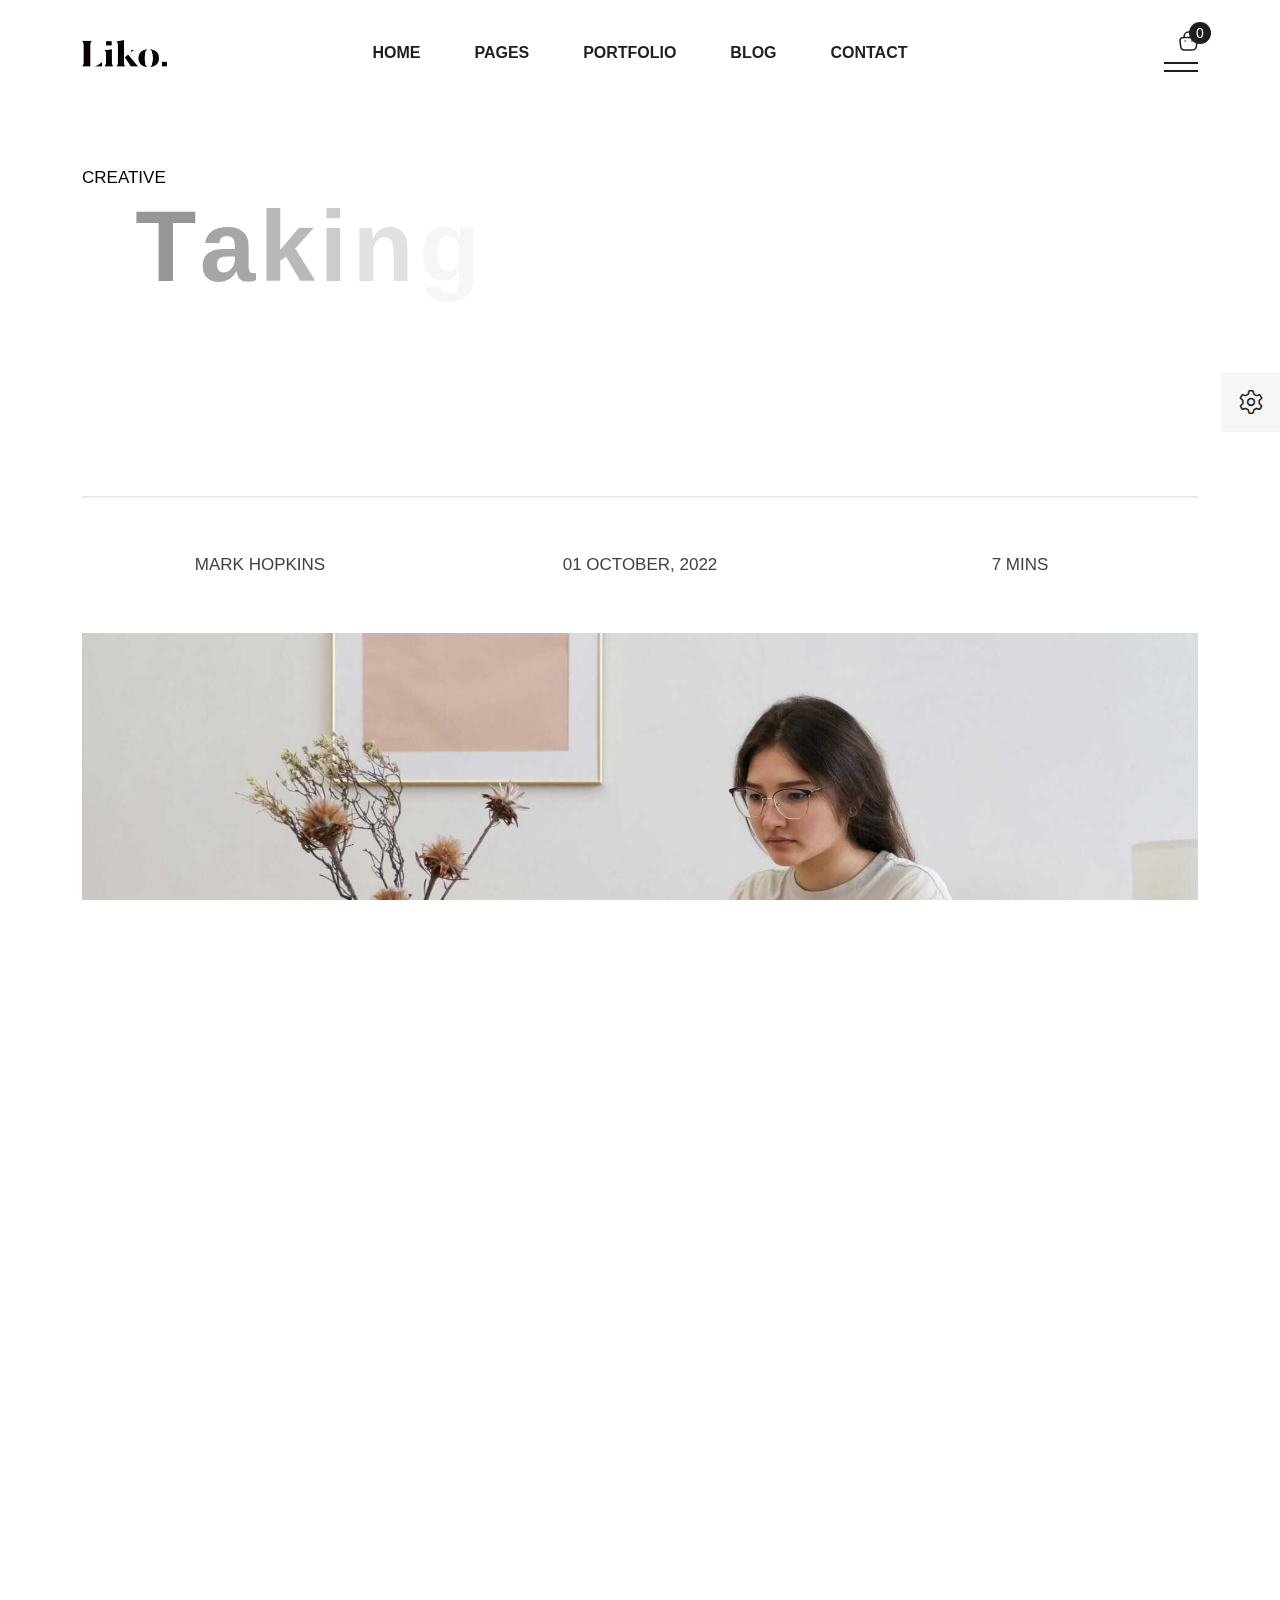
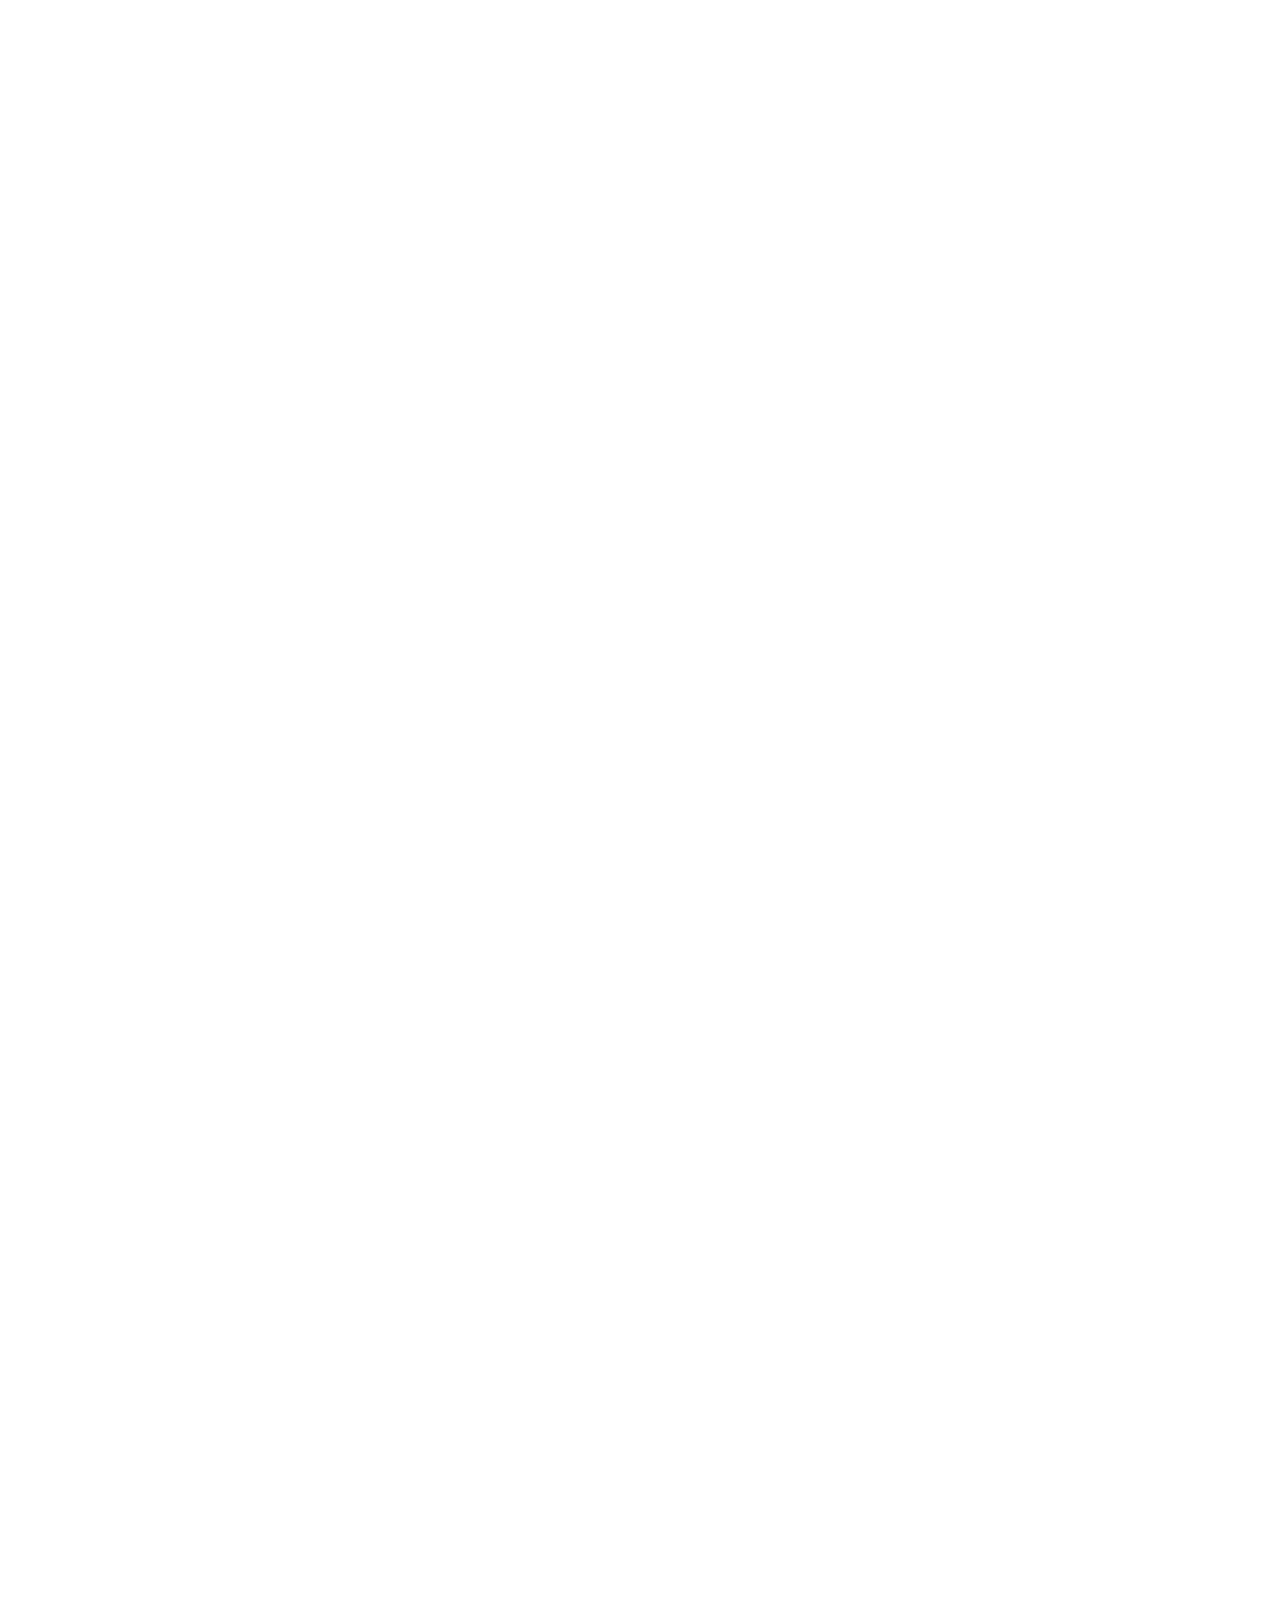
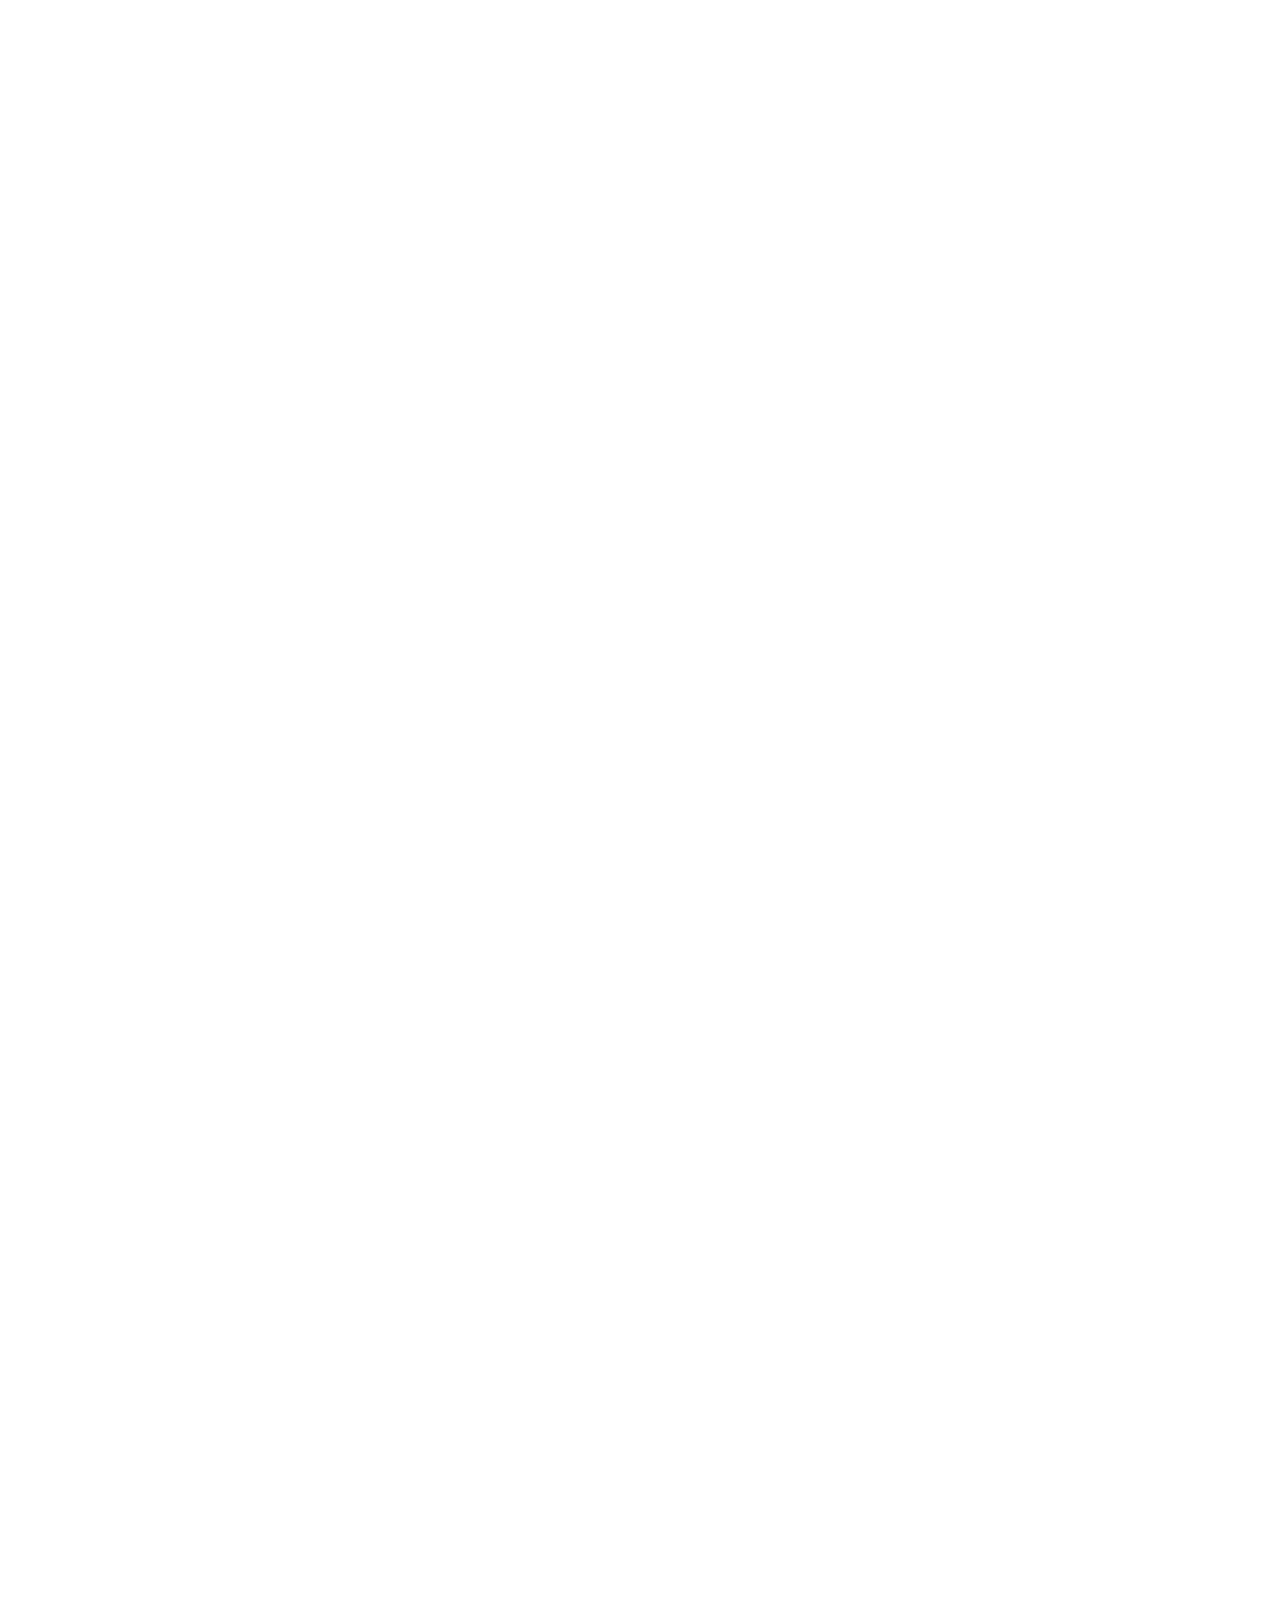
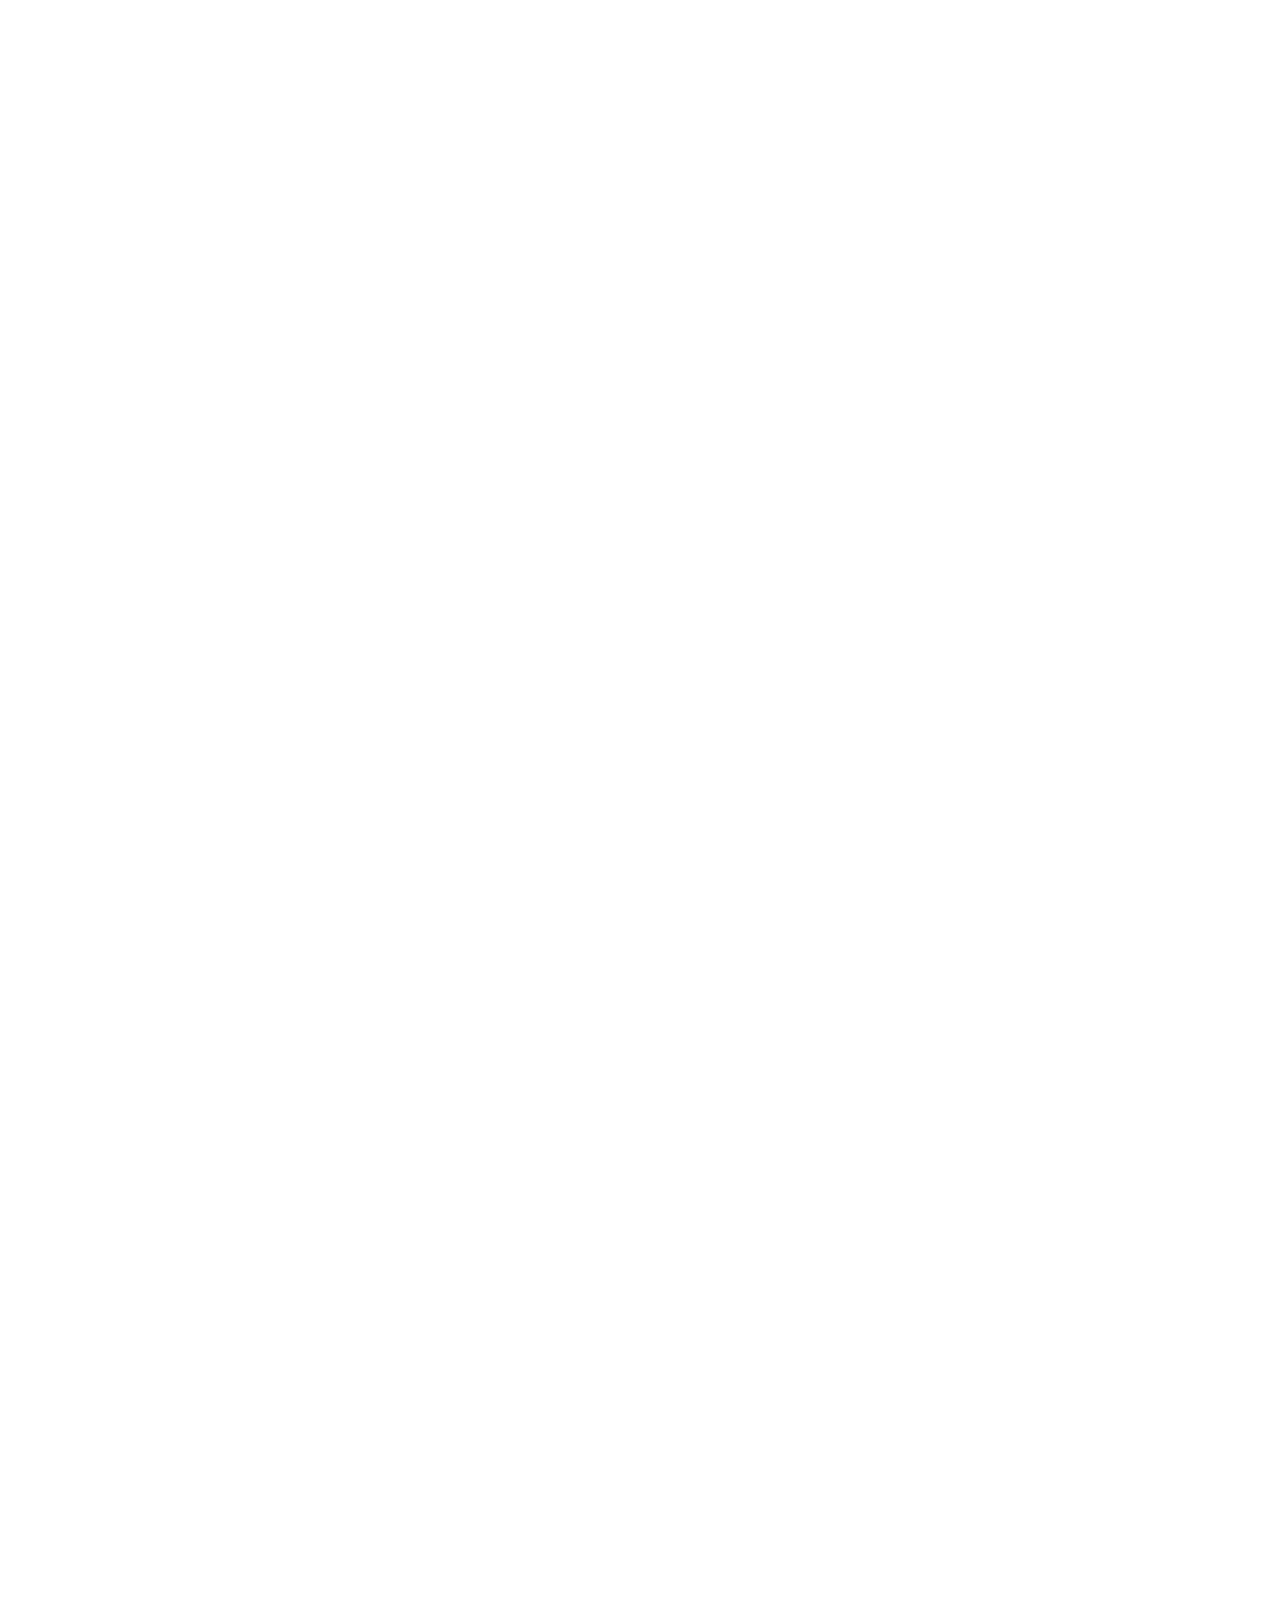
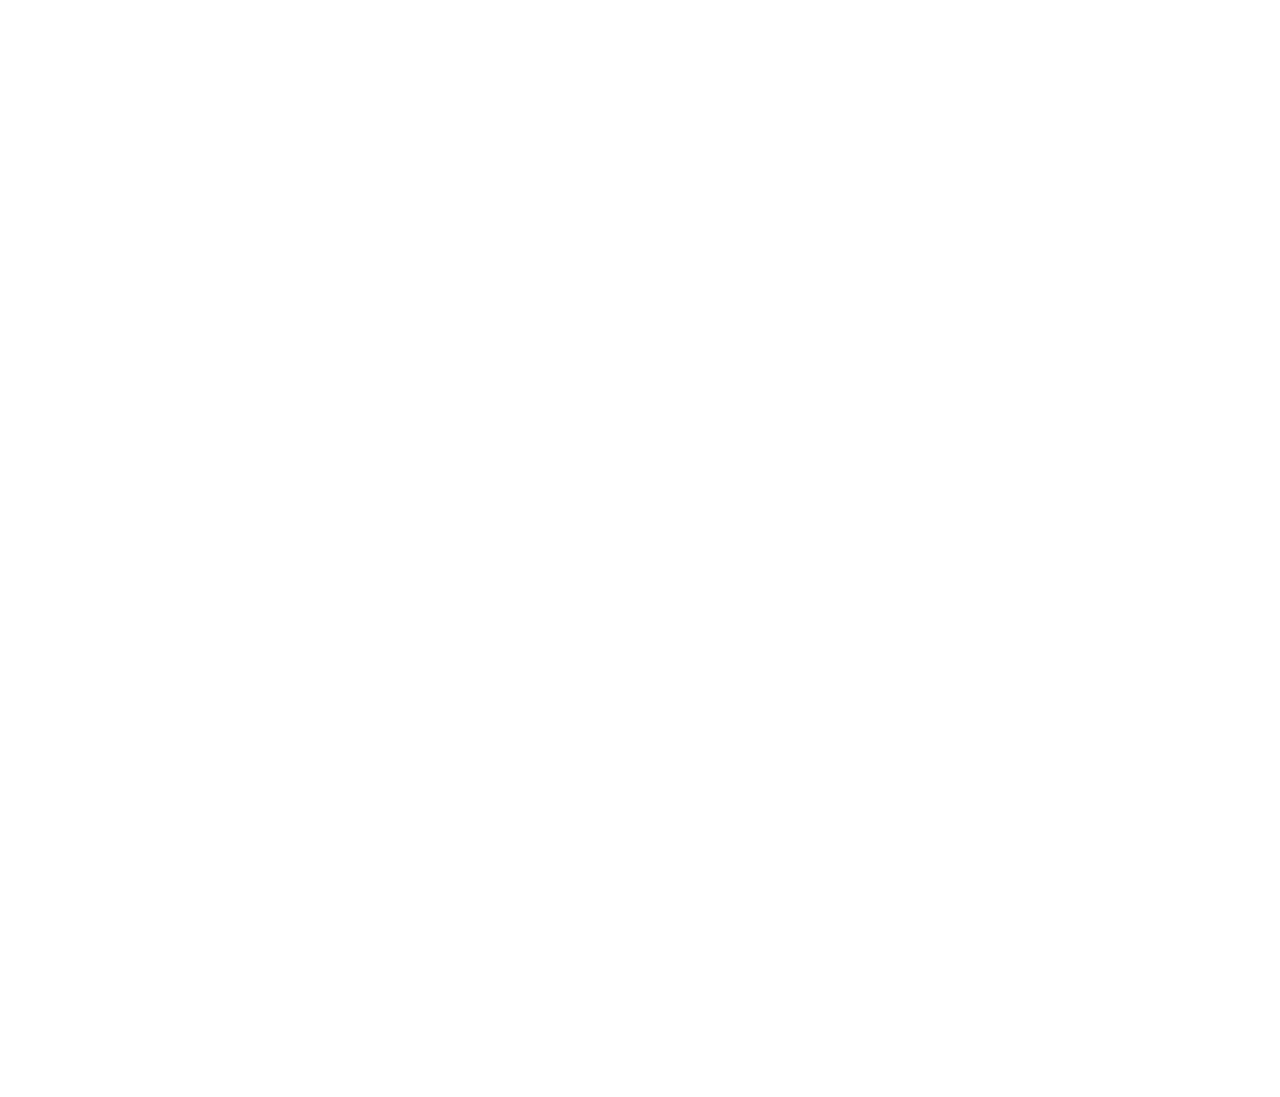
<file: blog-details-without-sidebar.html>
<!doctype html>
<html class="no-js" lang="zxx">

<head>
   <meta charset="utf-8">
   <meta http-equiv="x-ua-compatible" content="ie=edge">
   <title>Liko - Creative agency & portfolio HTML Template</title>
   <meta name="description" content="">
   <meta name="viewport" content="width=device-width, initial-scale=1">

   <!-- Place favicon.ico in the root directory -->
   <link rel="shortcut icon" type="image/x-icon" href="assets/img/favicon.png">

   <!-- CSS here -->
   <link rel="stylesheet" href="assets/css/bootstrap.css">
   <link rel="stylesheet" href="assets/css/animate.css">
   <link rel="stylesheet" href="assets/css/swiper-bundle.css">
   <link rel="stylesheet" href="assets/css/slick.css">
   <link rel="stylesheet" href="assets/css/magnific-popup.css">
   <link rel="stylesheet" href="assets/css/font-awesome-pro.css">
   <link rel="stylesheet" href="assets/css/spacing.css">
   <link rel="stylesheet" href="assets/css/custom-animation.css">
   <link rel="stylesheet" href="assets/css/main.css">
</head>

<body>

   <!--[if lte IE 9]>
      <p class="browserupgrade">You are using an <strong>outdated</strong> browser. Please <a href="https://browsehappy.com/">upgrade your browser</a> to improve your experience and security.</p>
   <![endif]-->

   <!-- pre loader area start -->
   <div id="loading" class="preloader-wrap">
      <div class="preloader-2 text-center">
         <span class="line line-1"></span>
         <span class="line line-2"></span>
         <span class="line line-3"></span>
         <span class="line line-4"></span>
         <span class="line line-5"></span>
         <span class="line line-6"></span>
         <span class="line line-7"></span>
         <span class="line line-8"></span>
         <span class="line line-9"></span>
         <div class="loader-text">Loading ...</div>
      </div>
   </div>
   <!-- pre loader area end -->

   <!-- back to top start -->
   <div class="back-to-top-wrapper">
      <button id="back_to_top" type="button" class="back-to-top-btn">
         <svg width="12" height="7" viewBox="0 0 12 7" fill="none" xmlns="http://www.w3.org/2000/svg">
            <path d="M11 6L6 1L1 6" stroke="currentColor" stroke-width="1.5" stroke-linecap="round"
               stroke-linejoin="round" />
         </svg>
      </button>
   </div>
   <!-- back to top end -->

   <!-- tp-offcanvus-area-end -->
   <div class="tp-offcanvas-area">
      <div class="tp-offcanvas-wrapper">
         <div class="tp-offcanvas-top d-flex align-items-center justify-content-between">
            <div class="tp-offcanvas-logo">
               <a href="index.html">
                  <img class="logo-1" src="assets/img/logo/logo.png" alt="">
                  <img class="logo-2" src="assets/img/logo/logo-white.png" alt="">
               </a>
            </div>
            <div class="tp-offcanvas-close">
               <button class="tp-offcanvas-close-btn">
                  <svg width="37" height="38" viewBox="0 0 37 38" fill="none" xmlns="http://www.w3.org/2000/svg">
                     <path d="M9.19141 9.80762L27.5762 28.1924" stroke="currentColor" stroke-width="1.5"
                        stroke-linecap="round" stroke-linejoin="round" />
                     <path d="M9.19141 28.1924L27.5762 9.80761" stroke="currentColor" stroke-width="1.5"
                        stroke-linecap="round" stroke-linejoin="round" />
                  </svg>
               </button>
            </div>
         </div>
         <div class="tp-offcanvas-main">
            <div class="tp-offcanvas-content">
               <h3 class="tp-offcanvas-title">Hello There!</h3>
               <p>Lorem ipsum dolor sit amet, consectetur adipiscing elit, </p>
            </div>
            <div class="tp-main-menu-mobile d-xl-none"></div>
            <div class="tp-offcanvas-gallery">
               <div class="row gx-2">
                  <div class="col-md-3 col-3">
                     <div class="tp-offcanvas-gallery-img fix">
                        <a href="#"><img src="assets/img/menu/offcanvas/offcanvas-1.jpg" alt=""></a>
                     </div>
                  </div>
                  <div class="col-md-3 col-3">
                     <div class="tp-offcanvas-gallery-img fix">
                        <a href="#"><img src="assets/img/menu/offcanvas/offcanvas-2.jpg" alt=""></a>
                     </div>
                  </div>
                  <div class="col-md-3 col-3">
                     <div class="tp-offcanvas-gallery-img fix">
                        <a href="#"><img src="assets/img/menu/offcanvas/offcanvas-3.jpg" alt=""></a>
                     </div>
                  </div>
                  <div class="col-md-3 col-3">
                     <div class="tp-offcanvas-gallery-img fix">
                        <a href="#"><img src="assets/img/menu/offcanvas/offcanvas-4.jpg" alt=""></a>
                     </div>
                  </div>
               </div>
            </div>
            <div class="tp-offcanvas-contact">
               <h3 class="tp-offcanvas-title sm">Information</h3>

               <ul>
                  <li><a href="tel:1245654">+ 4 20 7700 1007</a></li>
                  <li><a href="mailto:hello@diego.com">hello@diego.com</a></li>
                  <li><a href="#">Avenue de Roma 158b, Lisboa</a></li>
               </ul>
            </div>
            <div class="tp-offcanvas-social">
               <h3 class="tp-offcanvas-title sm">Follow Us</h3>
               <ul>
                  <li>
                     <a href="#">
                        <svg width="16" height="16" viewBox="0 0 16 16" fill="none" xmlns="http://www.w3.org/2000/svg">
                           <path
                              d="M11.25 1.5H4.75C2.95507 1.5 1.5 2.95507 1.5 4.75V11.25C1.5 13.0449 2.95507 14.5 4.75 14.5H11.25C13.0449 14.5 14.5 13.0449 14.5 11.25V4.75C14.5 2.95507 13.0449 1.5 11.25 1.5Z"
                              stroke="currentColor" stroke-width="1.5" stroke-linecap="round" stroke-linejoin="round" />
                           <path
                              d="M10.6016 7.5907C10.6818 8.13166 10.5894 8.68414 10.3375 9.16955C10.0856 9.65497 9.68711 10.0486 9.19862 10.2945C8.71014 10.5404 8.15656 10.6259 7.61663 10.5391C7.0767 10.4522 6.57791 10.1972 6.19121 9.81055C5.80451 9.42385 5.54959 8.92506 5.46271 8.38513C5.37583 7.8452 5.46141 7.29163 5.70728 6.80314C5.95315 6.31465 6.34679 5.91613 6.83221 5.66425C7.31763 5.41238 7.87011 5.31998 8.41107 5.4002C8.96287 5.48202 9.47372 5.73915 9.86817 6.1336C10.2626 6.52804 10.5197 7.0389 10.6016 7.5907Z"
                              stroke="currentColor" stroke-width="1.5" stroke-linecap="round" stroke-linejoin="round" />
                           <path d="M11.5742 4.42578H11.5842" stroke="currentColor" stroke-width="1.5"
                              stroke-linecap="round" stroke-linejoin="round" />
                        </svg>
                     </a>
                  </li>
                  <li>
                     <a href="#">
                        <svg width="18" height="18" viewBox="0 0 18 18" fill="none" xmlns="http://www.w3.org/2000/svg">
                           <path
                              d="M2.50589 12.7494C4.57662 16.336 9.16278 17.5648 12.7494 15.4941C14.2113 14.65 15.2816 13.388 15.8962 11.9461C16.7895 9.85066 16.7208 7.37526 15.4941 5.25063C14.2674 3.12599 12.1581 1.82872 9.89669 1.55462C8.34063 1.366 6.71259 1.66183 5.25063 2.50589C1.66403 4.57662 0.435172 9.16278 2.50589 12.7494Z"
                              stroke="currentColor" stroke-width="1.5" />
                           <path
                              d="M12.7127 15.4292C12.7127 15.4292 12.0086 10.4867 10.5011 7.87559C8.99362 5.26451 5.28935 2.57155 5.28935 2.57155M5.68449 15.6124C6.79553 12.2606 12.34 8.54524 16.3975 9.43537M12.311 2.4082C11.1953 5.72344 5.75732 9.38453 1.71875 8.58915"
                              stroke="currentColor" stroke-width="1.5" stroke-linecap="round" />
                        </svg>
                     </a>
                  </li>
                  <li>
                     <a href="#">
                        <svg width="18" height="11" viewBox="0 0 18 11" fill="none" xmlns="http://www.w3.org/2000/svg">
                           <path
                              d="M1 5.5715H6.33342C7.62867 5.5715 8.61917 6.56199 8.61917 7.85725C8.61917 9.15251 7.62867 10.143 6.33342 10.143H1.76192C1.30477 10.143 1 9.83823 1 9.38108V1.76192C1 1.30477 1.30477 1 1.76192 1H5.5715C6.86676 1 7.85725 1.99049 7.85725 3.28575C7.85725 4.58101 6.86676 5.5715 5.5715 5.5715H1Z"
                              stroke="currentColor" stroke-width="1.5" stroke-miterlimit="10" />
                           <path
                              d="M10.9062 7.09454H17.0016C17.0016 5.41832 15.6301 4.04688 13.9539 4.04688C12.2777 4.04688 10.9062 5.41832 10.9062 7.09454ZM10.9062 7.09454C10.9062 8.77076 12.2777 10.1422 13.9539 10.1422H15.2492"
                              stroke="currentColor" stroke-width="1.5" stroke-miterlimit="10" stroke-linecap="round"
                              stroke-linejoin="round" />
                           <path d="M16.1125 1.44434H11.668" stroke="currentColor" stroke-width="1.2"
                              stroke-miterlimit="10" stroke-linecap="round" stroke-linejoin="round" />
                        </svg>
                     </a>
                  </li>
                  <li>
                     <a href="#">
                        <svg width="18" height="14" viewBox="0 0 18 14" fill="none" xmlns="http://www.w3.org/2000/svg">
                           <path
                              d="M12.75 13H5.25C3 13 1.5 11.5 1.5 9.25V4.75C1.5 2.5 3 1 5.25 1H12.75C15 1 16.5 2.5 16.5 4.75V9.25C16.5 11.5 15 13 12.75 13Z"
                              stroke="currentColor" stroke-width="1.5" stroke-miterlimit="10" stroke-linecap="round"
                              stroke-linejoin="round" />
                           <path
                              d="M8.70676 5.14837L10.8006 6.40465C11.5543 6.90716 11.5543 7.66093 10.8006 8.16344L8.70676 9.41972C7.86923 9.92224 7.19922 9.50348 7.19922 8.5822V6.06964C7.19922 4.98086 7.86923 4.64585 8.70676 5.14837Z"
                              fill="currentColor" />
                        </svg>
                     </a>
                  </li>
               </ul>
            </div>
         </div>
      </div>
   </div>
   <div class="body-overlay"></div>
   <!-- tp-offcanvus-area-end -->

   
   <!-- cart mini area start -->
   <div class="cartmini__area">
      <div class="cartmini__wrapper d-flex justify-content-between flex-column">
            <div class="cartmini__top-wrapper">
               <div class="cartmini__top p-relative">
                  <div class="cartmini__top-title">
                        <h4>Shopping cart</h4>
                  </div>
                  <div class="cartmini__close">
                        <button type="button" class="cartmini__close-btn cartmini-close-btn"><i class="fal fa-times"></i></button>
                  </div>
               </div>
               <div class="cartmini__shipping">
               <p> Free Shipping for all orders over <span>$50</span></p>
               <div class="progress">
                  <div class="progress-bar progress-bar-striped progress-bar-animated" role="progressbar" data-width="70%" aria-valuenow="70" aria-valuemin="0" aria-valuemax="100"></div>
                  </div>                   
               </div>
               <div class="cartmini__widget">
                  <div class="cartmini__widget-item">
                        <div class="cartmini__thumb">
                        <a href="shop-details.html">
                           <img src="assets/img/inner-blog/blog-sidebar/rc-post/rc-1.jpg" alt="">
                        </a>
                        </div>
                        <div class="cartmini__content">
                        <h5 class="cartmini__title"><a href="shop-details.html">Level Bolt Smart Lock</a></h5>
                        <div class="cartmini__price-wrapper">
                           <span class="cartmini__price">$46.00</span>
                           <span class="cartmini__quantity">x2</span>
                        </div>
                        </div>
                        <a href="#" class="cartmini__del"><i class="fa-regular fa-xmark"></i></a>
                  </div>
               </div>
            </div>
            <div class="cartmini__checkout">
               <div class="cartmini__checkout-title mb-30">
                  <h4>Subtotal:</h4>
                  <span>$113.00</span>
               </div>
               <div class="cartmini__checkout-btn">
                  <a href="cart.html" class="tp-btn-black-2 text-center mb-10 w-100"> view cart</a>
                  <a href="checkout.html" class="tp-btn-black-2 text-center w-100"> checkout</a>
               </div>
            </div>
      </div>
   </div>
   <!-- cart mini area end -->

   <header class="tp-header-height z-index-5">

      <!-- header top area start -->
      <div id="header-sticky" class="tp-inner-header-area tp-inner-header-style-2 tp-inner-header-mob-space">
         <div class="container container-1800">
            <div class="row align-items-center">
               <div class="col-xl-2 col-lg-6 col-md-6 col-6">
                  <div class="tp-inner-header-logo tp-header-logo">
                     <a class="logo-1" href="index.html"><img src="assets/img/logo/logo.png" alt=""></a>
                     <a class="logo-2" href="index.html"><img src="assets/img/logo/logo-white.png" alt=""></a>
                  </div>
               </div>
               <div class="col-xl-8 col-lg-8 d-none d-xl-block">
                  <div class="tp-inner-header-right-wrap text-center">
                     <div class="tp-inner-header-menu header-main-menu">
                        <nav class="tp-main-menu-content">
                           <ul>
                              <li class="has-dropdown">
                                 <a href="index.html">Home</a>
                                 <div class="tp-submenu submenu tp-mega-menu">
                                    <div class="tp-menu-fullwidth">
                                       <div class="tp-homemenu-wrapper">
                                          <div class="row gx-25 row-cols-xl-6 row-cols-lg-2 row-cols-md-2 row-cols-1">
                                             <div class="col homemenu">
                                                <div class="homemenu-thumb-wrap mb-20">
                                                   <div class="homemenu-thumb fix">
                                                      <a href="index.html"><img
                                                            src="assets/img/menu/white-version/home-1.jpg" alt=""></a>
                                                   </div>
                                                </div>
                                                <div class="homemenu-content text-center">
                                                   <h4 class="homemenu-title">
                                                      <a href="index.html">MAIN HOME</a>
                                                   </h4>
                                                </div>
                                             </div>
                                             <div class="col homemenu">
                                                <div class="homemenu-thumb-wrap mb-20">
                                                   <div class="homemenu-thumb fix">
                                                      <a href="index-2.html"><img
                                                            src="assets/img/menu/white-version/home-2.jpg" alt=""></a>
                                                   </div>
                                                </div>
                                                <div class="homemenu-content text-center">
                                                   <h4 class="homemenu-title">
                                                      <a href="index-2.html">Fashion STUDIO</a>
                                                   </h4>
                                                </div>
                                             </div>
                                             <div class="col homemenu">
                                                <div class="homemenu-thumb-wrap mb-20">
                                                   <div class="homemenu-thumb fix">
                                                      <a href="index-4.html"><img
                                                            src="assets/img/menu/white-version/home-3.jpg" alt=""></a>
                                                   </div>
                                                </div>
                                                <div class="homemenu-content text-center">
                                                   <h4 class="homemenu-title">
                                                      <a href="index-4.html">CREATIVE AGENCY</a>
                                                   </h4>
                                                </div>
                                             </div>
                                             <div class="col homemenu">
                                                <div class="homemenu-thumb-wrap mb-20">
                                                   <div class="homemenu-thumb fix">
                                                      <a href="index-3.html"><img
                                                            src="assets/img/menu/white-version/home-4.jpg" alt=""></a>
                                                   </div>
                                                </div>
                                                <div class="homemenu-content text-center">
                                                   <h4 class="homemenu-title">
                                                      <a href="index-3.html">Digital Agency</a>
                                                   </h4>
                                                </div>
                                             </div>
                                             <div class="col homemenu">
                                                <div class="homemenu-thumb-wrap mb-20">
                                                   <div class="homemenu-thumb fix">
                                                      <a href="index-5.html"><img
                                                            src="assets/img/menu/white-version/home-5.jpg" alt=""></a>
                                                   </div>
                                                </div>
                                                <div class="homemenu-content text-center">
                                                   <h4 class="homemenu-title">
                                                      <a href="index-5.html">DESIGN STUDIO</a>
                                                   </h4>
                                                </div>
                                             </div>
                                             <div class="col homemenu">
                                                <div class="homemenu-thumb-wrap mb-20">
                                                   <div class="homemenu-thumb fix">
                                                      <a href="index-shop.html"><img
                                                            src="assets/img/menu/white-version/home-6.jpg" alt=""></a>
                                                   </div>
                                                </div>
                                                <div class="homemenu-content text-center">
                                                   <h4 class="homemenu-title">
                                                      <a href="index-shop.html">Minimal Shop</a>
                                                   </h4>
                                                </div>
                                             </div>
                                             <div class="col homemenu">
                                                <div class="homemenu-thumb-wrap mb-20">
                                                   <div class="homemenu-thumb fix">
                                                      <a href="index-8.html"><img
                                                            src="assets/img/menu/white-version/home-7.jpg" alt=""></a>
                                                   </div>
                                                </div>
                                                <div class="homemenu-content text-center">
                                                   <h4 class="homemenu-title">
                                                      <a href="index-8.html">DESIGN STUDIO</a>
                                                   </h4>
                                                </div>
                                             </div>
                                             <div class="col homemenu">
                                                <div class="homemenu-thumb-wrap mb-20">
                                                   <div class="homemenu-thumb fix">
                                                      <a href="index-9.html"><img
                                                            src="assets/img/menu/white-version/home-8.jpg" alt=""></a>
                                                   </div>
                                                </div>
                                                <div class="homemenu-content text-center">
                                                   <h4 class="homemenu-title">
                                                      <a href="index-9.html">showcase carousel</a>
                                                   </h4>
                                                </div>
                                             </div>
                                             <div class="col homemenu">
                                                <div class="homemenu-thumb-wrap mb-20">
                                                   <div class="homemenu-thumb fix">
                                                      <a href="index-10.html"><img
                                                            src="assets/img/menu/white-version/home-9.jpg" alt=""></a>
                                                   </div>
                                                </div>
                                                <div class="homemenu-content text-center">
                                                   <h4 class="homemenu-title">
                                                      <a href="index-10.html">INTERACTIVE LINKS</a>
                                                   </h4>
                                                </div>
                                             </div>
                                             <div class="col homemenu">
                                                <div class="homemenu-thumb-wrap mb-20">
                                                   <div class="homemenu-thumb fix">
                                                      <a href="index-11.html"><img
                                                            src="assets/img/menu/white-version/home-10.jpg" alt=""></a>
                                                   </div>
                                                </div>
                                                <div class="homemenu-content text-center">
                                                   <h4 class="homemenu-title">
                                                      <a href="index-11.html">wrapper slider</a>
                                                   </h4>
                                                </div>
                                             </div>
                                             <div class="col homemenu">
                                                <div class="homemenu-thumb-wrap mb-20">
                                                   <div class="homemenu-thumb fix">
                                                      <a href="portfolio-showcase-2.html"><img
                                                            src="assets/img/menu/white-version/home-11.jpg" alt=""></a>
                                                   </div>
                                                </div>
                                                <div class="homemenu-content text-center">
                                                   <h4 class="homemenu-title">
                                                      <a href="portfolio-showcase-2.html">showcase parallax</a>
                                                   </h4>
                                                </div>
                                             </div>
                                             <div class="col homemenu">
                                                <div class="homemenu-thumb-wrap mb-20">
                                                   <div class="homemenu-thumb fix">
                                                      <a href="index-12.html"><img
                                                            src="assets/img/menu/white-version/home-12.jpg" alt=""></a>
                                                   </div>
                                                </div>
                                                <div class="homemenu-content text-center">
                                                   <h4 class="homemenu-title">
                                                      <a href="index-12.html">horizontal</a>
                                                   </h4>
                                                </div>
                                             </div>
                                          </div>
                                       </div>
                                    </div>
                                 </div>
                              </li>
                              <li class="has-dropdown">
                                 <a href="#">Pages</a>
                                 <div class="tp-submenu submenu tp-mega-menu">
                                    <div class="tp-megamenu-wrapper">
                                       <div class="row gx-50">
                                          <div class="col-xl-8">
                                             <div class="tp-megamenu-list-box">
                                                <div class="row gx-50">
                                                   <div class="col-xl-8">
                                                      <div class="tp-megamenu-list">
                                                         <h4 class="tp-megamenu-title">LIST TYPES</h4>
                                                         <div class="tp-megamenu-list-wrap">
                                                            <ul>
                                                               <li><a href="about-us.html">ABOUT US</a></li>
                                                               <li><a href="faq.html">FAQ Page</a></li>
                                                               <li><a href="about-me.html">ABOUT ME</a></li>
                                                               <li><a href="price.html">Pricing</a></li>
                                                               <li><a href="team.html">Team Page</a></li>
                                                               <li><a href="brand.html">OUR CLIENTS</a></li>
                                                               <li><a href="team-details.html">Team Datails</a></li>
                                                               <li><a href="register.html">Register</a></li>
                                                               <li><a href="service.html">OUR SERVICES</a></li>
                                                               <li><a href="login.html">LogIn</a></li>
                                                               <li><a href="service-details.html">SERVICES DETAILS</a></li>
                                                               <li><a href="error.html">ERROR PAGE</a></li>
                                                            </ul>
                                                         </div>
                                                      </div>
                                                   </div>
                                                   <div class="col-xl-4">
                                                      <div class="tp-megamenu-list tp-megamenu-list-2">
                                                         <h4 class="tp-megamenu-title">Shop Page</h4>
                                                         <div class="tp-megamenu-list-wrap">
                                                            <ul>
                                                               <li><a href="shop-sidebar.html">Shop Page</a></li>
                                                               <li><a href="shop-details.html">shop details one</a></li>
                                                               <li><a href="shop-details-2.html">shop details TWO</a></li>
                                                               <li><a href="myaccount.html">my account</a></li>
                                                               <li><a href="cart.html">cart</a></li>
                                                               <li><a href="checkout.html">Checkout</a></li>
                                                               <li><a href="wishlist.html">Wishlist</a></li>
                                                            </ul>
                                                         </div>
                                                      </div>
                                                   </div>
                                                </div>
                                             </div>
                                          </div>
                                          <div class="col-xl-4">
                                             <div class="tp-megamenu-shop-style">
                                                <div class="tp-shop-banner-left p-relative">
                                                   <div class="tp-shop-banner-thumb">
                                                      <img src="assets/img/menu/shop-menu/banner-1.jpg" alt="">
                                                   </div>
                                                   <div class="tp-shop-banner-content">
                                                      <h4 class="tp-shop-banner-title">Sale</h4>
                                                      <span>20% Off all Shoes</span>
                                                      <a class="tp-shop-btn" href="shop-details.html">Shop Now</a>
                                                   </div>
                                                </div>
                                             </div>
                                          </div>
                                       </div>
                                    </div>
                                 </div>
                              </li>
                              <li class="has-dropdown">
                                 <a href="portfolio-random.html">Portfolio</a>
                                 <div class="tp-submenu submenu tp-mega-menu">
                                    <div class="tp-menu-fullwidth">
                                       <div class="tp-megamenu-portfolio p-relative">
                                          <div class="tp-megamenu-portfolio-banner">
                                             <img src="assets/img/menu/portfolio-menu/portfolio.png" alt="">
                                          </div>
                                          <div class="row gx-50">
                                             <div class="col-xxl-9 col-xl-10">
                                                <div class="tp-megamenu-list-box">
                                                   <div class="row gx-50">
                                                      <div class="col-xxl-5 col-xl-6">
                                                         <div class="tp-megamenu-list">
                                                            <h4 class="tp-megamenu-title">PORTFOLIO LIST</h4>
                                                            <div class="tp-megamenu-list-wrap tp-portfolio-menu-style">
                                                               <div class="row">
                                                                  <div class="col-lg-6">
                                                                     <ul>
                                                                        <li><a href="portfolio-standard.html">Standerd</a></li>
                                                                        <li><a href="index-10.html">Interactive</a></li>
                                                                        <li><a href="portfolio-random.html">random</a></li>
                                                                        <li><a href="portfolio-showcase-2.html">showcase parallax</a></li>
                                                                        <li><a href="portfolio-masonary.html">Masonry random</a></li>
                                                                        <li><a href="index-12.html">Vertical Carousel</a></li>
                                                                        <li><a href="portfolio-wrapper.html">wrapper</a></li>
                                                                     </ul>
                                                                  </div>
                                                                  <div class="col-lg-6">
                                                                     <ul>
                                                                        <li><a href="portfolio-showcase-1.html">horizontal</a></li>
                                                                        <li><a href="index-7.html">Image Slider</a></li>
                                                                        <li><a href="index-11.html">wrapper Slider</a></li>
                                                                        <li><a href="portfolio-showcase-1.html">parallax showcase</a></li>
                                                                     <li><a href="index-9.html">Perspective Slider</a></li>
                                                                     </ul>
                                                                  </div>
                                                               </div>
                                                            </div>
                                                         </div>
                                                      </div>
                                                      <div class="col-xxl-3 col-xl-3">
                                                         <div class="tp-megamenu-list tp-megamenu-list-2 ml-20">
                                                            <h4 class="tp-megamenu-title">List Layouts</h4>
                                                            <div class="tp-megamenu-list-wrap">
                                                               <ul>
                                                                  <li><a href="portfolio-grid-col-2.html">two-columns</a></li>
                                                                  <li><a href="portfolio-grid-col-3.html">three-columns</a></li>
                                                                  <li><a href="portfolio-grid-col-3-fullwidth.html">three-columns Wide</a></li>
                                                                  <li><a href="portfolio-grid-col-4.html">four-columns</a></li>
                                                                  <li><a href="portfolio-grid-col-4-fullwidth.html">four-columns Wide</a></li>
                                                               </ul>
                                                            </div>
                                                         </div>
                                                      </div>
                                                      <div class="col-xxl-3 col-xl-3">
                                                         <div class="tp-megamenu-list tp-megamenu-list-2 ml-20">
                                                            <h4 class="tp-megamenu-title">PORTFOLIO SINGLES</h4>
                                                            <div class="tp-megamenu-list-wrap">
                                                               <ul>
                                                                  <li><a href="portfolio-showcase-2-details.html">Creative</a></li>
                                                                  <li><a href="portfolio-details-1.html">images Small</a></li>
                                                                  <li><a href="portfolio-details-2.html">Sliding</a></li>
                                                                  <li><a href="portfolio-details-comparison.html">Image Comparison</a></li>
                                                                  <li><a href="portfolio-details-video.html">Video</a></li>
                                                                  <li><a href="portfolio-custom-light.html">CUSTOM LIGHT</a></li>
                                                                  <li><a href="portfolio-showcase-details.html">Gallery</a></li>
                                                                  <li><a href="portfolio-details-3.html">Mockups</a></li>
                                                               </ul>
                                                            </div>
                                                         </div>
                                                      </div>
                                                   </div>
                                                </div>
                                             </div>
                                             <div class="col-xxl-3 col-xl-3 d-none d-xxl-block">
                                                <div class="tp-megamenu-portfolio-text">
                                                   <h4>60+</h4>
                                                   <span>Pre-built demo home page</span>
                                                </div>
                                             </div>
                                          </div>
                                       </div>
                                    </div>
                                 </div>
                              </li>
                              <li class="has-dropdown">
                                 <a href="blog-list.html">Blog</a>
                                 <ul class="tp-submenu submenu">
                                    <li><a href="blog-modern.html">Modern</a></li>
                                    <li><a href="blog-classic.html">Classic Sidebar</a></li>
                                    <li><a href="blog-list.html">Minimal List</a></li>
                                    <li><a href="blog-details.html">Post Single</a></li>
                                    <li><a href="blog-details-without-sidebar.html">Post Without Sidebar</a></li>
                                 </ul>
                              </li>
                              <li class="has-dropdown">
                                 <a href="contact.html">Contact</a>
                                 <ul class="tp-submenu submenu">
                                    <li><a href="contact-2.html">Contact</a></li>
                                    <li><a href="contact.html">Get IN touch</a></li>
                                 </ul>
                              </li>
                           </ul>
                        </nav>
                     </div>
                  </div>
               </div>
               <div class="col-xl-2 col-lg-6 col-md-6 col-6">
                  <div class="tp-inner-header-right-action text-end">
                     <ul>
                        <li>
                           <div class="tp-inner-cart">
                              <a class="cartmini-open-btn" href="javascript:void(0)">
                                 <span class="p-relative">
                                    <svg width="19" height="20" viewBox="0 0 19 20" fill="none" xmlns="http://www.w3.org/2000/svg">
                                       <path d="M5.14313 6.09765V5.22429C5.14313 3.19845 6.90815 1.20862 9.10223 1.01955C11.7156 0.785448 13.9195 2.68524 13.9195 5.05322V6.29573" stroke="currentcolor" stroke-width="1.5" stroke-miterlimit="10" stroke-linecap="round" stroke-linejoin="round"/>
                                       <path d="M6.60789 19H12.4588C16.3789 19 17.081 17.5504 17.2858 15.7857L18.0171 10.3834C18.2804 8.18652 17.5978 6.39478 13.4339 6.39478H5.63274C1.46885 6.39478 0.786251 8.18652 1.04954 10.3834L1.7809 15.7857C1.98568 17.5504 2.68779 19 6.60789 19Z" stroke="currentcolor" stroke-width="1.5" stroke-miterlimit="10" stroke-linecap="round" stroke-linejoin="round"/>
                                       <path d="M12.9417 9.99608H12.9504" stroke="currentcolor" stroke-width="1.5" stroke-linecap="round" stroke-linejoin="round"/>
                                       <path d="M6.11306 9.99608H6.12182" stroke="currentcolor" stroke-width="1.5" stroke-linecap="round" stroke-linejoin="round"/>
                                    </svg>
                                    <i>0</i>
                                 </span>
                              </a>
                           </div>
                        </li>
                        <li>
                           <div class="tp-inner-bar">
                              <button class="tp-offcanvas-open-btn">
                                 <span>
                                    <svg width="34" height="10" viewBox="0 0 34 10" fill="none" xmlns="http://www.w3.org/2000/svg">
                                       <rect y="0.00012207" width="34" height="2" fill="currentcolor"/>
                                       <rect y="8.00012" width="34" height="2" fill="currentcolor"/>
                                    </svg>                                          
                                 </span>
                              </button>
                           </div>
                        </li>
                     </ul>
                  </div>
               </div>
            </div>
         </div>
      </div>
      <!-- header top area end -->

   </header>

   <div id="smooth-wrapper">
      <div id="smooth-content">

         <main>

            <!-- hero area start -->
            <div class="blog-details-area blog-details-without-sidebar">
               <div class="blog-details-without-sidebar p-relative d-flex align-items-end pt-170 pb-70">
                  <div class="container">
                     <div class="row">
                        <div class="col-xl-12">
                           <div class="blog-details-content z-index-5">
                              <span class="blog-details-meta text-black">Creative</span>
                              <h4 class="blog-details-title tp-text-black tp-char-animation">Taking Your <br> brand in the Metaverse</h4>
                           </div>
                        </div>
                     </div>
                  </div>
               </div>
               <div class="container container-1800">
                  <div class="blog-details-thumb-wrap">
                     <div class="row">
                        <div class="col-md-4">
                           <div class="blog-details-top-meta text-center">
                              <span>Mark Hopkins</span>
                           </div>
                        </div>
                        <div class="col-md-4">
                           <div class="blog-details-top-meta text-center">
                              <span>01 October, 2022</span>
                           </div>
                        </div>
                        <div class="col-md-4">
                           <div class="blog-details-top-meta text-center">
                              <span>7 mins</span>
                           </div>
                        </div>
                     </div>
                     <div class="row">
                        <div class="col-xl-12">
                           <div class="blog-details-thumb">
                              <img class="w-100" data-speed=".8" src="assets/img/inner-blog/blog-details-without-sidebar/blog-details-3.jpg" alt="">
                           </div>
                        </div>
                     </div>
                  </div>
               </div>
            </div>
            <!-- hero area end -->

            <!-- postbox area start -->
            <section class="postbox__area tp-blog-sidebar-sticky-area pt-120 pb-120">
               <div class="container">
                  <div class="row justify-content-center">
                     <div class="col-12">
                        <div class="postbox__wrapper">
                           <div class="row justify-content-center">
                              <div class="col-xl-8">
                                 <div class="blog-details-top-text tp_fade_bottom">
                                    <p>The metaverse can be viewed as an evolution of today’s internet, which in turn evolved from passive media that we simply consumed. In the age of radio and television, the consumer’s only job was to listen and decide if they wanted to buy. </p>
                                 </div>
                                 <div class="blog-details-left-content tp_fade_bottom">
                                    <p class="pb-40">The metaverse can be viewed as an evolution of today’s internet, which in turn evolved from passive media that we simply consumed. In the age of radio and television, the consumer’s only job was to listen and decide if they wanted to buy. While the internet added active participation and community-building, the metaverse adds total immersion and the power to co-create, trade, promote and even profit in ways never before imagined – bringing an entirely new level of complexity to the ways in which brands can interact with their target market.</p>
                                    <h4 class="blog-details-left-title">What is Lorem Ipsum?</h4>
                                    <p class="mb-20"><span>Lorem Ipsum</span> is simply dummy text of the printing and typesetting industry. Lorem Ipsum has been the industry's standard dummy text ever since the 1500s, when an unknown printer took a galley of type and scrambled it to make a type specimen book.</p>
                                    <p>It has survived not only five centuries, but also the leap into electronic typesetting, remaining essentially unchanged</p>
                                 </div>
                              </div>
                           </div>
                           <div class="blog-details-thumb-box tp_fade_bottom">
                              <div class="row">
                                 <div class="col-md-6">
                                    <div class="blog-details-thumb">
                                       <img class="mb-20" src="assets/img/inner-blog/blog-details-without-sidebar/blog-details-1.jpg" alt="">
                                    </div>
                                 </div>
                                 <div class="col-md-6">
                                    <div class="blog-details-thumb">
                                       <img class="mb-20" src="assets/img/inner-blog/blog-details-without-sidebar/blog-details-2.jpg" alt="">
                                    </div>
                                 </div>
                              </div>
                           </div>
                           <div class="row justify-content-center">
                              <div class="col-xl-8">
                                 <div class="blog-details-left-content tp_fade_bottom">
                                    <h4 class="blog-details-left-title">Relationship & Communication</h4>
                                    <p>But, like most politicians, he promised more than he could deliver. Why not indeed! Daylight and everything. And then the battle’s not so bad? Hello, little man. I will destroy you! No, I’m Santa Claus! Kif might! Man, I’m sore all over. I feel like I just went ten rounds with mighty Thor. I found what I need. And it’s not friends, it’s things. Then we’ll go with that data file!</p>
                                 </div>
                                 <div class="blog-details-blockquote tp_fade_bottom">
                                    <blockquote>
                                       <span class="quote-icon">
                                          <svg width="90" height="66" viewBox="0 0 90 66" fill="none" xmlns="http://www.w3.org/2000/svg">
                                             <path d="M0 42.6672C0 27.2282 7.2986 14.2644 21.8957 3.77586C25.3156 1.25862 27.8597 0 29.528 0C30.6957 0 31.2796 0.755172 31.2796 2.26552C31.2796 3.69195 31.0294 4.7408 30.5289 5.41207C30.1118 5.99943 29.5697 6.54483 28.9024 7.04828C28.2351 7.55172 27.5678 8.01322 26.9005 8.43276C26.2332 8.8523 25.4408 9.48161 24.5232 10.3207C16.3488 17.369 12.2616 24.2494 12.2616 30.9621C12.2616 34.5701 13.7213 36.3741 16.6408 36.3741C28.9024 36.3741 35.0332 41.4506 35.0332 51.6034C35.0332 55.5471 33.5317 58.9034 30.5289 61.6724C27.5261 64.3575 24.2313 65.7 20.6445 65.7C14.055 65.7 8.96682 63.1408 5.3801 58.0224C1.79337 52.8201 0 47.7017 0 42.6672ZM55.0919 42.6672C55.0919 26.9764 62.182 14.1385 76.3621 4.15345C79.6986 1.38448 82.2009 0 83.8692 0C85.5374 0 86.3716 0.755172 86.3716 2.26552C86.3716 3.69195 86.1213 4.69885 85.6208 5.28621C85.2038 5.87356 84.6616 6.46092 83.9943 7.04827C83.327 7.55172 82.6597 8.01322 81.9924 8.43276C81.3251 8.8523 80.5744 9.48161 79.7403 10.3207C71.3156 17.8724 67.1033 24.7529 67.1033 30.9621C67.1033 34.5701 68.6464 36.3741 71.7327 36.3741C83.9109 36.3741 90 41.4086 90 51.4776C90 55.3374 88.4986 58.6937 85.4957 61.5465C82.5763 64.3155 79.2815 65.7 75.6114 65.7C69.1886 65.7 64.1422 63.1828 60.472 58.1483C56.8853 53.0299 55.0919 47.8695 55.0919 42.6672Z" fill="#19191A" fill-opacity="0.1"/>
                                          </svg>
                                       </span>
                                       <p>Don't watch the clock; do what it does. keep going.</p>
                                       <span class="blockquote-info">Sam Levenson</span>
                                    </blockquote>
                                 </div>
                                 <div class="blog-details-left-content tp_fade_bottom">
                                    <p>With any accomplished project, great time management is an essential component. We business owners hire product designers, they expect them to not only perform well, but also on time. At Stan Vision, we provide you with an experienced design team, led by an expert PM who knows how to prioritise your platform and product.</p>
                                 </div>
                              </div>
                           </div>
                           <div class="blog-details-thumb-box">
                              <div class="row">
                                 <div class="col-xl-12">
                                    <div class="blog-details-thumb">
                                       <img class="w-100" src="assets/img/inner-blog/blog-details/blog-details-4.jpg" alt="">
                                    </div>
                                 </div>
                              </div>
                           </div>
                           <div class="row justify-content-center">
                              <div class="col-xl-8">
                                 <div class="blog-details-left-content tp_fade_bottom">
                                    <h4 class="blog-details-left-title">What is Lorem Ipsum?</h4>
                                    <p><span>Lorem Ipsum</span> is simply dummy text of the printing and typesetting industry. Lorem Ipsum has been the industry's standard dummy text ever since the 1500s, when an unknown printer took a galley of type and scrambled it to make a type specimen book.</p>
                                    <p>It has survived not only five centuries, but also the leap into electronic typesetting, remaining essentially unchanged</p>
                                 </div>
                                 <div class="blog-details-share-wrap mb-40">
                                    <div class="row">
                                       <div class="col-xl-8">
                                          <div class="blog-details-tag">
                                             <span>
                                                <svg width="17" height="17" viewBox="0 0 17 17" fill="none" xmlns="http://www.w3.org/2000/svg">
                                                   <path d="M15.371 9.92961L9.7597 15.5409C9.61433 15.6865 9.44171 15.8019 9.25169 15.8807C9.06168 15.9595 8.858 16 8.6523 16C8.44661 16 8.24293 15.9595 8.05292 15.8807C7.8629 15.8019 7.69027 15.6865 7.54491 15.5409L0.822266 8.82613V1H8.64839L15.371 7.72264C15.6626 8.01591 15.8262 8.41262 15.8262 8.82613C15.8262 9.23964 15.6626 9.63634 15.371 9.92961Z" stroke="black" stroke-width="1.5" stroke-linecap="round" stroke-linejoin="round"/>
                                                   <path d="M4.73633 4.91333H4.74467" stroke="black" stroke-width="1.5" stroke-linecap="round" stroke-linejoin="round"/>
                                                </svg>
                                             </span>
                                             <a href="#">Creative</a>
                                             <a href="#">Photography</a>
                                             <a href="#">Lifestyle</a>
                                          </div>
                                       </div>
                                       <div class="col-xl-4">
                                          <div class="blog-details-share text-md-end text-start">
                                             <span>
                                                <svg width="15" height="16" viewBox="0 0 15 16" fill="none" xmlns="http://www.w3.org/2000/svg">
                                                   <path d="M11.5004 5.2C12.6602 5.2 13.6004 4.2598 13.6004 3.1C13.6004 1.9402 12.6602 1 11.5004 1C10.3406 1 9.40039 1.9402 9.40039 3.1C9.40039 4.2598 10.3406 5.2 11.5004 5.2Z" stroke="#19191A" stroke-width="1.5" stroke-linecap="round" stroke-linejoin="round"/>
                                                   <path d="M3.1 10.0999C4.2598 10.0999 5.2 9.1597 5.2 7.9999C5.2 6.8401 4.2598 5.8999 3.1 5.8999C1.9402 5.8999 1 6.8401 1 7.9999C1 9.1597 1.9402 10.0999 3.1 10.0999Z" stroke="#19191A" stroke-width="1.5" stroke-linecap="round" stroke-linejoin="round"/>
                                                   <path d="M11.5004 14.9998C12.6602 14.9998 13.6004 14.0596 13.6004 12.8998C13.6004 11.74 12.6602 10.7998 11.5004 10.7998C10.3406 10.7998 9.40039 11.74 9.40039 12.8998C9.40039 14.0596 10.3406 14.9998 11.5004 14.9998Z" stroke="#19191A" stroke-width="1.5" stroke-linecap="round" stroke-linejoin="round"/>
                                                   <path d="M4.91211 9.05688L9.69311 11.8429" stroke="#19191A" stroke-width="1.5" stroke-linecap="round" stroke-linejoin="round"/>
                                                   <path d="M9.68611 4.15674L4.91211 6.94274" stroke="#19191A" stroke-width="1.5" stroke-linecap="round" stroke-linejoin="round"/>
                                                </svg>
                                             </span>
                                             <a href="#">Share Post</a>
                                          </div>
                                       </div>
                                    </div>
                                 </div>
                                 <div class="blog-details-author d-flex mb-60">
                                    <div class="blog-details-author-img">
                                       <img src="assets/img/inner-blog/blog-details/avatar/avatar-1.jpg" alt="">
                                    </div>
                                    <div class="blog-details-author-content-wrap">
                                       <div class="blog-details-author-social text-end">
                                          <a href="#"><i class="fab fa-facebook-f"></i></a>
                                          <a href="#"><i class="fab fa-twitter"></i></a>
                                          <a href="#"><i class="fab fa-linkedin-in"></i></a>
                                       </div>
                                       <div class="blog-details-author-content">
                                          <h4 class="blog-details-author-title">Lea Cohen</h4>
                                          <p>Lorem ipsum dolor sit amet, consetetur sadipscing elitr, sed
                                             diam nonumy eirmod tempor.!</p>
                                       </div>
                                    </div>
                                 </div>
                                 <div class="blog-details-navigation-style mb-120">
                                    <div class="project-details-1-navigation d-flex justify-content-between align-items-center">
                                       <a class="project-details-1-prev" href="blog-details-without-sidebar.html">
                                          <i class="fa-sharp fa-regular fa-arrow-left"></i>
                                          <span>Prev</span>
                                       </a>
                                       <a href="#">
                                          <span>
                                             <svg width="20" height="20" viewBox="0 0 20 20" fill="none" xmlns="http://www.w3.org/2000/svg">
                                                <circle cx="17" cy="3" r="3" fill="#19191A"/>
                                                <circle cx="3" cy="3" r="3" fill="#19191A"/>
                                                <circle cx="3" cy="17" r="3" fill="#19191A"/>
                                                <circle cx="17" cy="17" r="3" fill="#19191A"/>
                                             </svg>
                                          </span>
                                       </a>
                                       <a class="project-details-1-next" href="blog-details-without-sidebar.html">
                                          <span>Next</span>
                                          <i class="fa-sharp fa-regular fa-arrow-right"></i>
                                       </a>
                                    </div>
                                 </div>
                                 <div class="postbox__comment mb-100">
                                    <h3 class="postbox__comment-title">3 Comments</h3>
                                    <ul>
                                       <li>
                                          <div class="postbox__comment-box d-flex">
                                             <div class="postbox__comment-info ">
                                                <div class="postbox__comment-avater mr-20">
                                                   <img src="assets/img/inner-blog/blog-details/avatar/avatar-3.jpg" alt="">
                                                </div>  
                                             </div>
                                             <div class="postbox__comment-text">
                                                <div class="postbox__comment-name d-flex justify-content-between align-items-center">
                                                   <h5>Farhan Firoz</h5>
                                                   <span class="post-meta"> April 8, 2022 at 7:38 am</span>
                                                </div>
                                                <p>Quisque est tortor, condimentum eget faucibus vel, condimentum quis felis. Nunc non orci augue. Pellentesque elementum gravida arcu.</p>
                                                <div class="postbox__comment-reply">
                                                   <a href="#">Reply</a>
                                                </div>
                                             </div>
                                          </div>
                                       </li>
                                       <li class="children">
                                          <div class="postbox__comment-box d-flex">
                                             <div class="postbox__comment-info ">
                                                <div class="postbox__comment-avater mr-20">
                                                   <img src="assets/img/inner-blog/blog-details/avatar/avatar-4.jpg" alt="">
                                                </div>  
                                             </div>
                                             <div class="postbox__comment-text">
                                                <div class="postbox__comment-name d-flex justify-content-between align-items-center">
                                                   <h5>Anne Marie</h5>
                                                   <span class="post-meta"> April 8, 2022 at 7:38 am</span>
                                                </div>
                                                <p>Quisque est tortor, condimentum eget faucibus vel, condimentum quis
                                                   felis. Nunc non orci augue.</p>
                                                <div class="postbox__comment-reply">
                                                   <a href="#">Reply</a>
                                                </div>
                                             </div>
                                          </div>
                                       </li>
                                       <li>
                                          <div class="postbox__comment-box d-flex">
                                             <div class="postbox__comment-info ">
                                                <div class="postbox__comment-avater mr-20">
                                                   <img src="assets/img/inner-blog/blog-details/avatar/avatar-3.jpg" alt="">
                                                </div>  
                                             </div>
                                             <div class="postbox__comment-text">
                                                <div class="postbox__comment-name d-flex justify-content-between align-items-center">
                                                   <h5>Justin Case</h5>
                                                   <span class="post-meta"> April 8, 2022 at 7:38 am</span>
                                                </div>
                                                <p>Quisque est tortor, condimentum eget faucibus vel, condimentum quis felis. Nunc non orci augue. Pellentesque elementum gravida arcu.</p>
                                                <div class="postbox__comment-reply">
                                                   <a href="#">Reply</a>
                                                </div>
                                             </div>
                                          </div>
                                       </li>
                                    </ul>
                                 </div>
                                 <div class="tp-postbox-details-form">
                                    <h3 class="tp-postbox-details-form-title">Leave a Reply</h3>
                                    <p>Your email address will not be published. Required fields are marked *</p>
                                    <div class="tp-postbox-details-form-wrapper">
                                       <div class="tp-postbox-details-form-inner">
                                          <form action="#">
                                             <div class="row">
                                                <div class="col-xl-12">
                                                   <div class="tp-postbox-details-input-box">
                                                      <div class="tp-postbox-details-input">
                                                         <textarea id="msg" placeholder="Write your message here..."></textarea>
                                                      </div>
                                                   </div>
                                                </div>
                                                <div class="col-xl-6">
                                                   <div class="tp-postbox-details-input-box">
                                                      <div class="tp-postbox-details-input">
                                                         <input type="text" placeholder="Farhan Firoz">
                                                      </div>
                                                   </div>
                                                </div>
                                                <div class="col-xl-6">
                                                   <div class="tp-postbox-details-input-box">
                                                      <div class="tp-postbox-details-input">
                                                         <input type="email" placeholder="liko@mail.com">
                                                      </div>
                                                   </div>
                                                </div>
                                                <div class="col-xl-12">
                                                   <div class="tp-postbox-details-input-box">
                                                      <div class="tp-postbox-details-input">
                                                         <input type="text" placeholder="Website">
                                                      </div>
                                                   </div>
                                                </div>
                                             </div>
                                          </form>
                                       </div>
                                       <div class="tp-postbox-details-suggetions mb-20">
                                          <div class="tp-postbox-details-remeber d-flex align-items-start">
                                             <input id="remeber" type="checkbox">
                                             <label for="remeber">Save my name, email, and website in this browser for the next time I comment.</label>
                                          </div>
                                       </div>
                                       <div class="tp-postbox-details-input-box">
                                          <button class="tp-btn-border-lg" type="submit">Post Comment</button>
                                       </div>
                                    </div>
                                 </div>
                              </div>
                           </div>
                        </div>
                     </div>
                  </div>
               </div>
            </section>
            <!-- postbox area end -->

            <div class="blog-details-realated-area grey-bg-2 pt-90 pb-40">
               <div class="container">
                  <div class="row justify-content-center">
                     <div class="col-xl-8">
                        <div class="blog-details-realated-title-box text-center mb-50">
                           <h3 class="blog-details-realated-title">Related posts</h3>
                        </div>
                     </div>
                  </div>
                  <div class="row">
                     <div class="col-xl-4 col-lg-6 col-md-6 mb-50">
                        <div class="tp-blog-item">
                           <div class="tp-blog-thumb fix p-relative">
                              <img src="assets/img/home-05/blog/blog-1.jpg" alt="">
                              <div class="tp-blog-meta">
                                 <span>01. FEB. 2022</span>
                              </div>
                           </div>
                           <div class="tp-blog-content">
                              <span>Marketing / Strategy</span>
                              <h4 class="tp-blog-title-sm"><a href="blog-details.html">Future Business Ideas.</a></h4>
                           </div>
                        </div>
                     </div>
                     <div class="col-xl-4 col-lg-6 col-md-6 mb-50">
                        <div class="tp-blog-item">
                           <div class="tp-blog-thumb fix p-relative">
                              <img src="assets/img/home-05/blog/blog-2.jpg" alt="">
                              <div class="tp-blog-meta">
                                 <span>09. MAY. 2022</span>
                              </div>
                           </div>
                           <div class="tp-blog-content">
                              <span>Marketing / Strategy</span>
                              <h4 class="tp-blog-title-sm"><a href="blog-details.html">Start Unique Experience.</a></h4>
                           </div>
                        </div>
                     </div>
                     <div class="col-xl-4 col-lg-6 col-md-6 mb-50">
                        <div class="tp-blog-item">
                           <div class="tp-blog-thumb fix p-relative">
                              <img src="assets/img/home-05/blog/blog-3.jpg" alt="">
                              <div class="tp-blog-meta">
                                 <span>30. AUG. 2022</span>
                              </div>
                           </div>
                           <div class="tp-blog-content">
                              <span>Marketing / Strategy</span>
                              <h4 class="tp-blog-title-sm"><a href="blog-details.html">Is It Time To Rebrand?</a></h4>
                           </div>
                        </div>
                     </div>
                  </div>
               </div>
            </div>


         </main>

         <footer>

            <!-- footer area start -->
            <div class="tp-footer-2-area footer-dark-mode black-bg pt-100 pb-20">
               <div class="container container-1480">
                  <div class="row">
                     <div class="col-xl-3 col-lg-4 col-md-6 mb-50">
                        <div class="tp-footer-2-widget footer-col-2-1">
                           <div class="tp-footer-2-widget-logo">
                              <a href="index.html"><img src="assets/img/logo/logo-white.png" alt=""></a>
                           </div>
                           <div class="tp-footer-2-widget-text">
                              <p>Drop us a line sed id semper <br> risus in hend rerit.</p>                         
                           </div>
                        </div>
                     </div>
                     <div class="col-xl-2 col-lg-3 col-md-6 mb-50">
                        <div class="tp-footer-2-widget footer-col-2-2">
                           <div class="tp-footer-2-widget-menu">
                              <h4 class="tp-footer-2-widget-title">Sitemap</h4>
                              <ul>
                                 <li><a href="index.html">Home</a></li>
                                 <li><a href="about-us.html">About</a></li>
                                 <li><a href="contact.html">Contact</a></li>
                                 <li><a href="blog-details.html">Blog</a></li>
                                 <li><a href="portfolio-details-1.html">Portfolio</a></li>
                              </ul>
                           </div>
                        </div>
                     </div>
                     <div class="col-xl-3 col-lg-5 col-md-6 mb-50">
                        <div class="tp-footer-2-widget footer-col-2-3">
                           <h4 class="tp-footer-2-widget-title">Office</h4>
                           <div class="tp-footer-2-contact-item">
                              <span><a href="https://www.google.com/maps/@23.8223596,90.3656686,15z?entry=ttu" target="_blank">740 NEW SOUTH HEAD RD, TRIPLE BAY SWFW 3108, NEW YORK</a></span>
                           </div>
                           <div class="tp-footer-2-contact-item">
                              <span><a href="tel:+725214456">P: + 725 214 456</a></span>
                           </div>
                           <div class="tp-footer-2-contact-item">
                              <span><a href="mailto:contact@liko.com">E: contact@liko.com</a></span>
                           </div>
                        </div>
                     </div>
                     <div class="col-xl-4 col-lg-5 col-md-6 mb-50">
                        <div class="tp-footer-2-widget footer-col-2-4">
                           <div class="tp-footer-2-widget-newslatter">
                              <h4 class="tp-footer-2-widget-title">Subscribe to our newsletter</h4>
                              <form action="#">
                                 <div class="tp-footer-2-input p-relative">
                                    <input type="text" placeholder="Enter your email...">
                                    <button>
                                       <svg width="16" height="17" viewBox="0 0 16 17" fill="none" xmlns="http://www.w3.org/2000/svg">
                                          <path d="M15.7767 8.06743C15.9198 8.21703 16 8.41908 16 8.62965C16 8.84022 15.9198 9.04228 15.7767 9.19189L8.92138 16.2938C8.77516 16.4386 8.58094 16.5198 8.37867 16.5206C8.27759 16.5201 8.17746 16.5002 8.08351 16.4614C7.94489 16.4012 7.8266 16.2996 7.74358 16.1697C7.66056 16.0398 7.61651 15.8873 7.61698 15.7316V9.41876H0.761697C0.559684 9.41876 0.365942 9.33563 0.223096 9.18764C0.0802502 9.03964 0 8.83894 0 8.62965C0 8.42038 0.0802502 8.21966 0.223096 8.07168C0.365942 7.92369 0.559684 7.84056 0.761697 7.84056H7.61698V1.52777C7.61651 1.37198 7.66056 1.21953 7.74358 1.08964C7.8266 0.959746 7.94489 0.858218 8.08351 0.797851C8.2242 0.741 8.37756 0.726577 8.52585 0.756252C8.67412 0.785926 8.81125 0.858486 8.92138 0.965535L15.7767 8.06743Z" fill="#F3F3F4"/>
                                       </svg>                                       
                                    </button>
                                 </div>
                              </form>
                           </div>
                        </div>
                     </div>
                  </div>
               </div>
            </div>
            <div class="tp-copyright-2-area footer-dark-mode tp-copyright-2-bdr-top black-bg">
               <div class="container container-1480">
                  <div class="row align-items-center">
                     <div class="col-xl-4 col-lg-5">
                        <div class="tp-copyright-2-left text-center text-lg-start">
                           <p>All rights reserved — 2024 © Themepure</p>
                        </div>
                     </div>
                     <div class="col-xl-8 col-lg-7">
                        <div class="tp-copyright-2-social text-center text-lg-end">
                           <a class="mb-10" href="#">Linkedin</a>
                           <a class="mb-10" href="#">Twitter</a>
                           <a class="mb-10" href="#">Instagram</a>
                        </div>
                     </div>
                  </div>
               </div>
            </div>
            <!-- footer area end -->

         </footer>
         
      </div>
   </div>
   


   <!-- JS here -->
   <script src="assets/js/vendor/jquery.js"></script>
   <script src="assets/js/bootstrap-bundle.js"></script>

   <script src="assets/js/gsap.js"></script>
   <script src="assets/js/gsap-scroll-to-plugin.js"></script>
   <script src="assets/js/gsap-scroll-smoother.js"></script>
   <script src="assets/js/gsap-scroll-trigger.js"></script>
   <script src="assets/js/gsap-split-text.js"></script>
   <script src="assets/js/chroma.min.js"></script>

   <script src='assets/js/three.js'></script>
   <script src='assets/js/tween-max.js'></script>
   <script src='assets/js/scroll-magic.js'></script>

   <script src="assets/js/range-slider.js"></script>
   <script src="assets/js/swiper-bundle.js"></script>
   <script src="assets/js/slick.js"></script>
   <script src="assets/js/magnific-popup.js"></script>
   <script src="assets/js/nice-select.js"></script>
   <script src="assets/js/purecounter.js"></script>
   <script src="assets/js/beforeafter.js"></script>
   <script src="assets/js/isotope-pkgd.js"></script>
   <script src="assets/js/imagesloaded-pkgd.js"></script>
   <script src="assets/js/ajax-form.js"></script>
   <script src="assets/js/webgl.js"></script>
   <script src="assets/js/main.js"></script>
   <script src="assets/js/tp-cursor.js"></script>


</body>

</html>
</file>
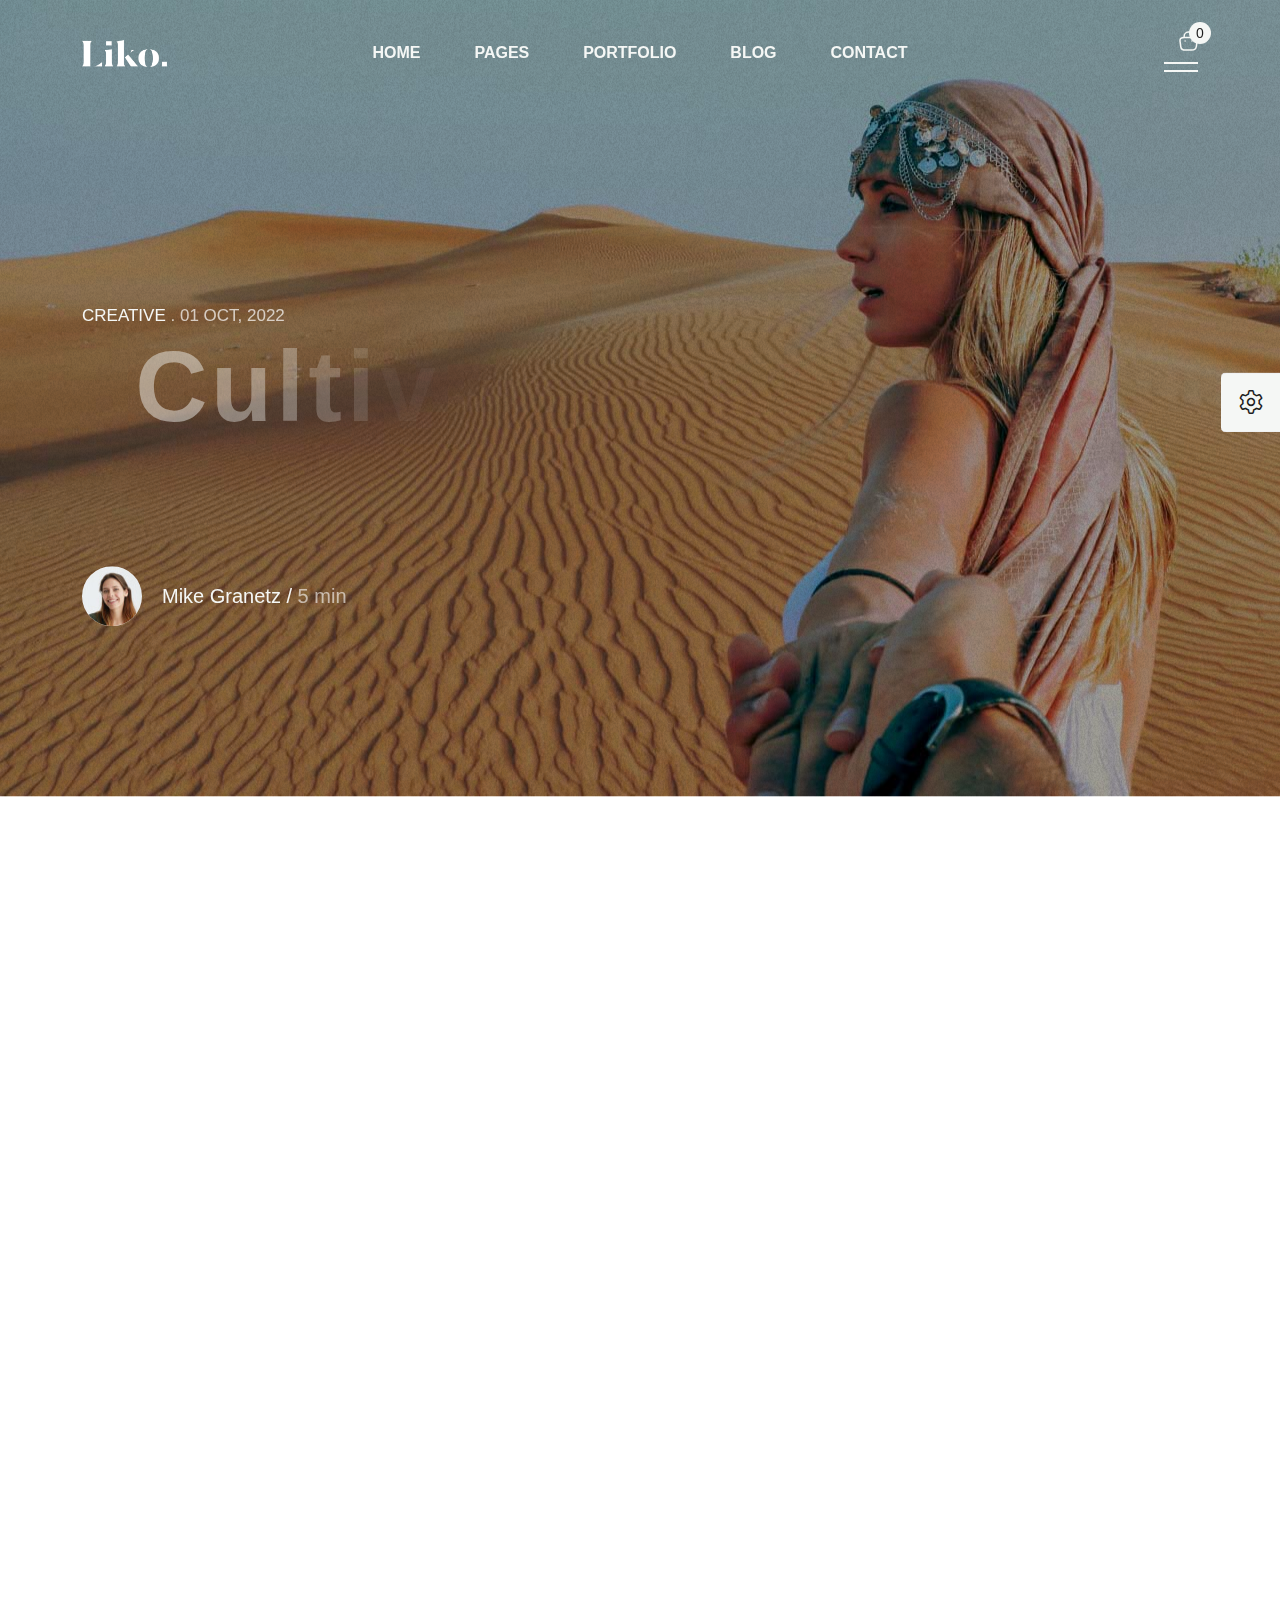
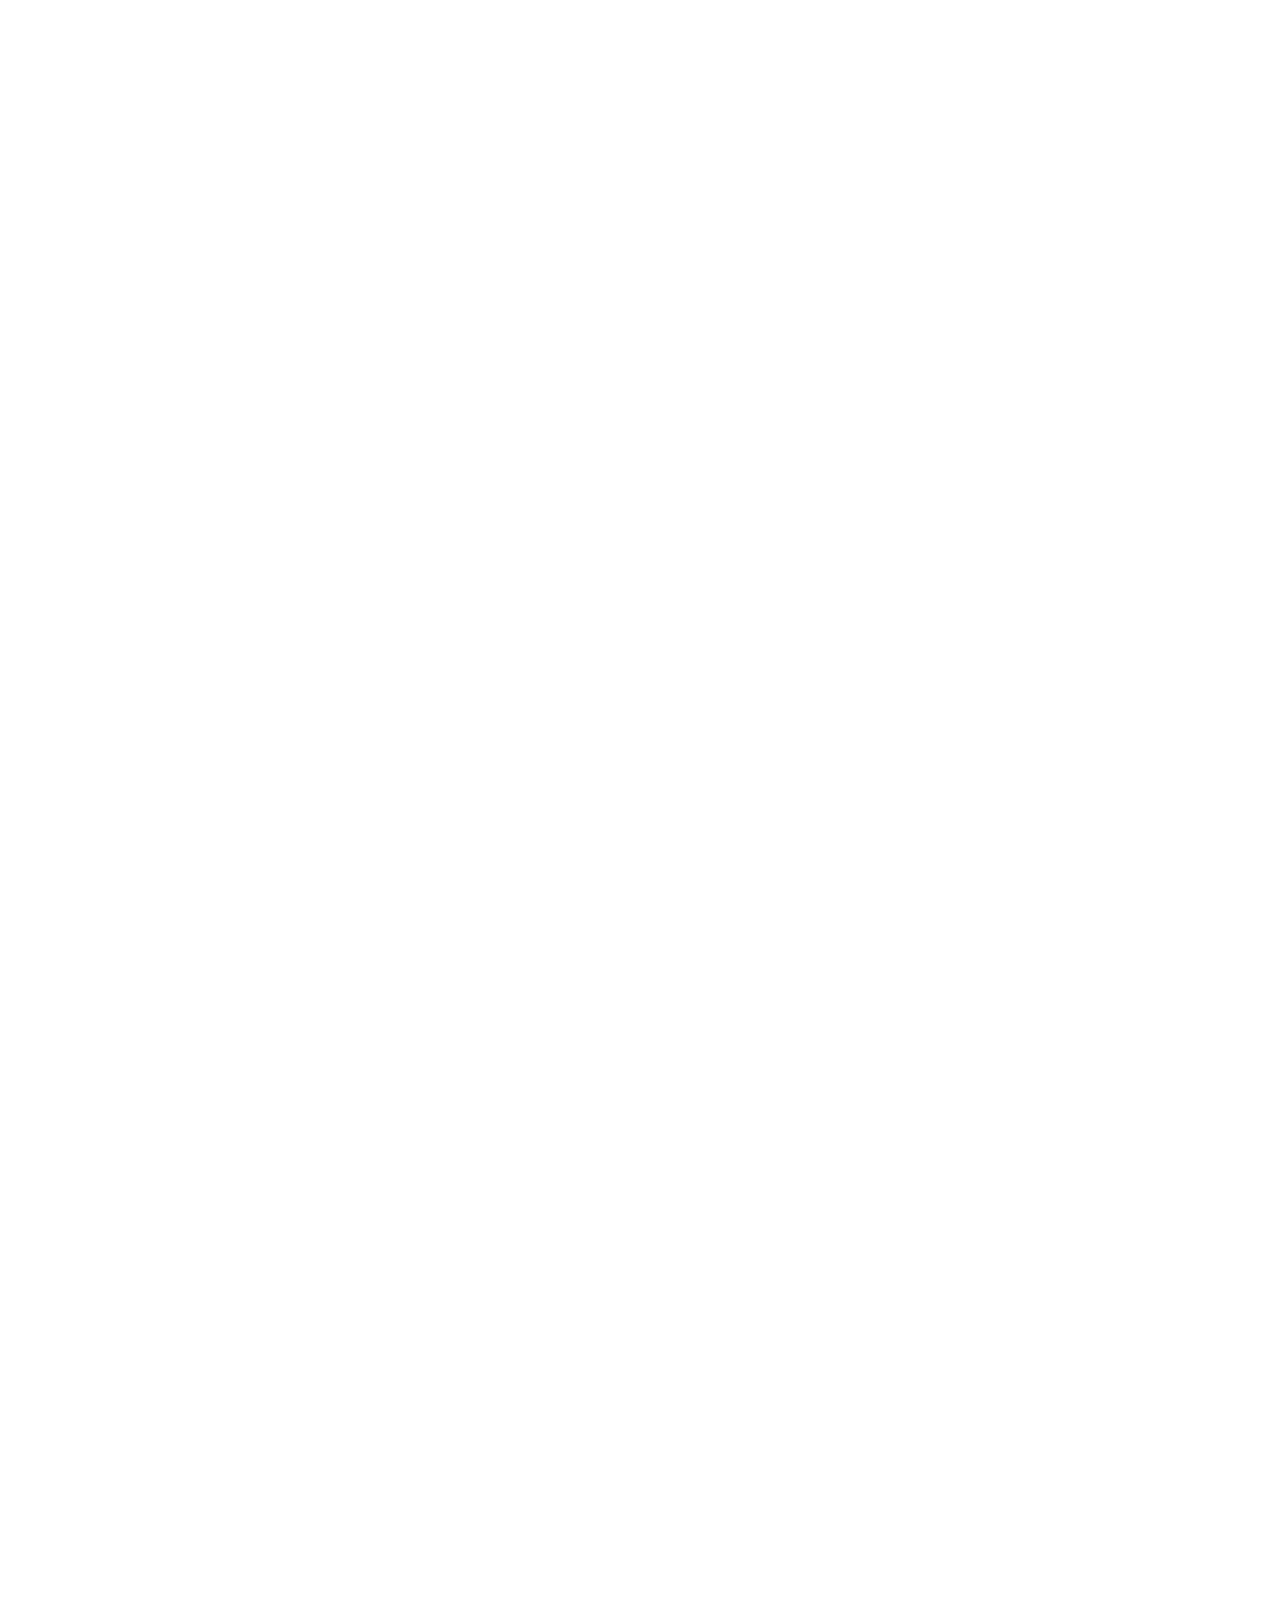
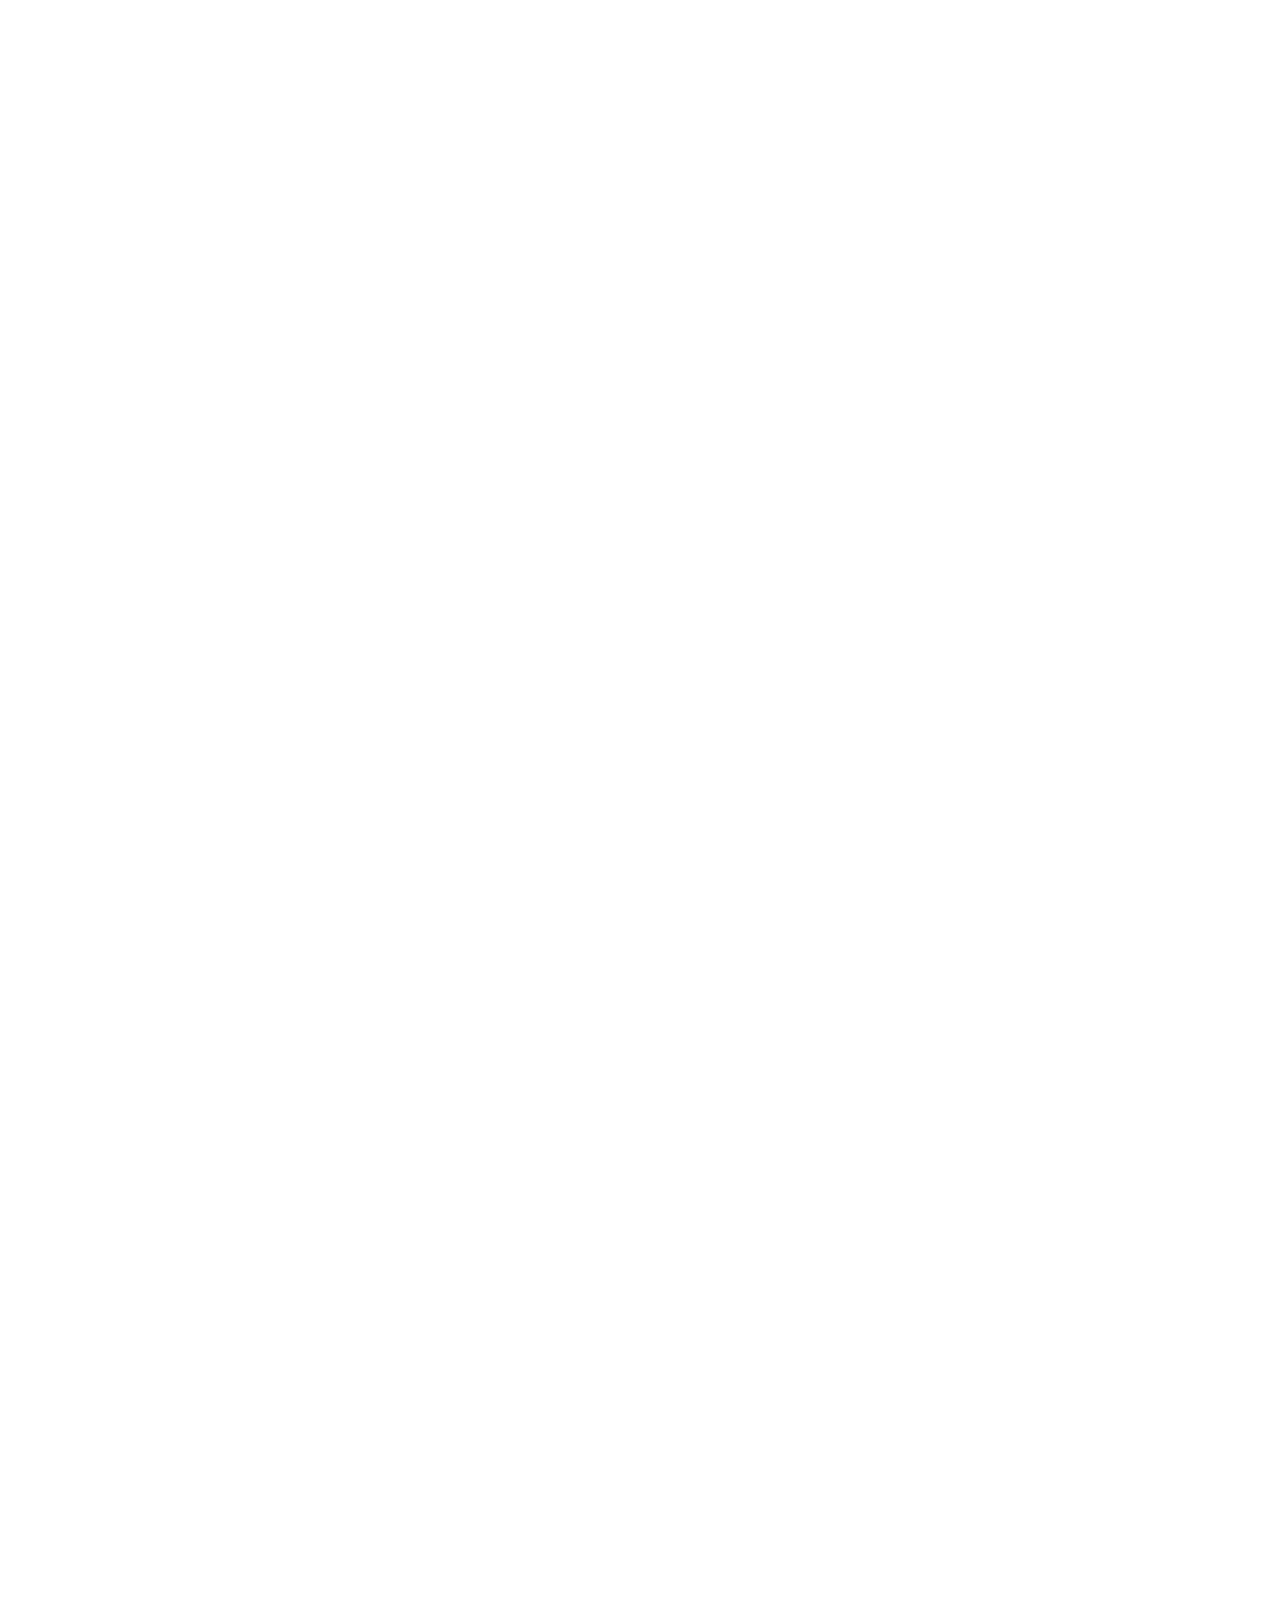
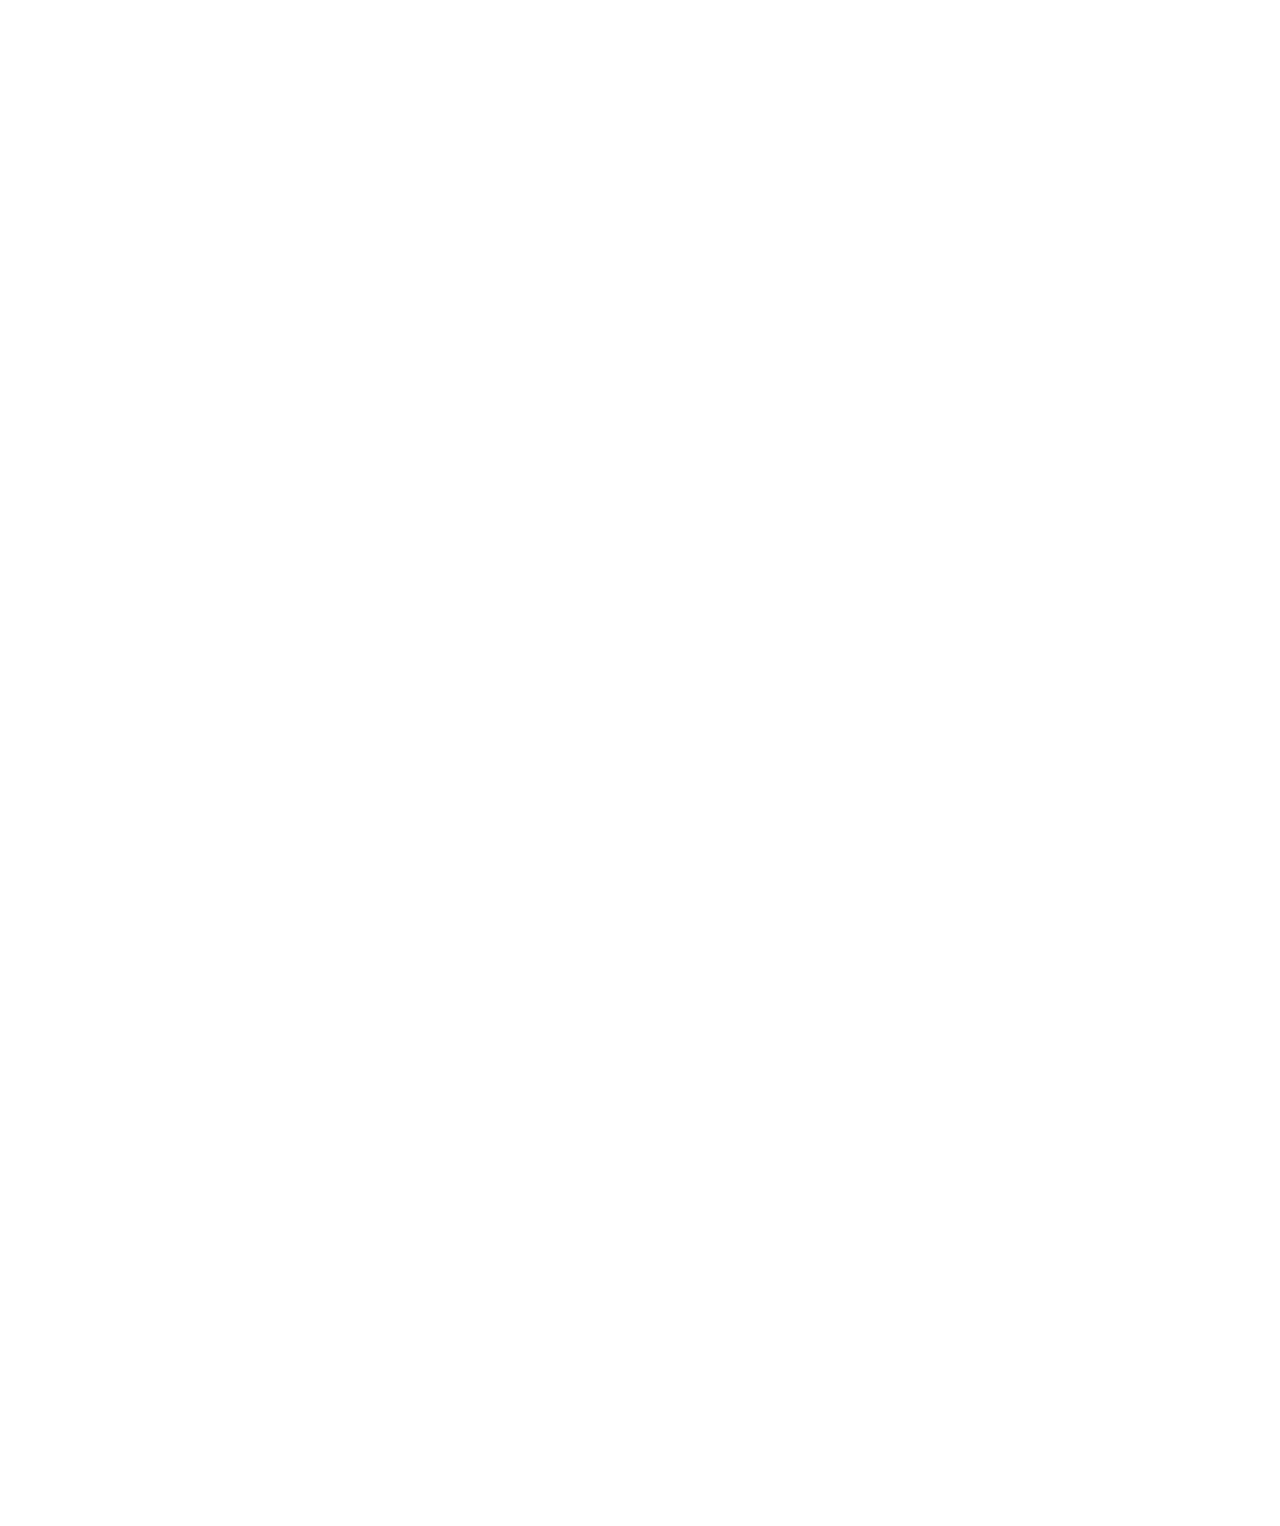
<file: blog-details.html>
<!doctype html>
<html class="no-js" lang="zxx">

<head>
   <meta charset="utf-8">
   <meta http-equiv="x-ua-compatible" content="ie=edge">
   <title>Liko - Creative agency & portfolio HTML Template</title>
   <meta name="description" content="">
   <meta name="viewport" content="width=device-width, initial-scale=1">

   <!-- Place favicon.ico in the root directory -->
   <link rel="shortcut icon" type="image/x-icon" href="assets/img/favicon.png">

   <!-- CSS here -->
   <link rel="stylesheet" href="assets/css/bootstrap.css">
   <link rel="stylesheet" href="assets/css/animate.css">
   <link rel="stylesheet" href="assets/css/swiper-bundle.css">
   <link rel="stylesheet" href="assets/css/slick.css">
   <link rel="stylesheet" href="assets/css/magnific-popup.css">
   <link rel="stylesheet" href="assets/css/font-awesome-pro.css">
   <link rel="stylesheet" href="assets/css/spacing.css">
   <link rel="stylesheet" href="assets/css/custom-animation.css">
   <link rel="stylesheet" href="assets/css/main.css">
</head>

<body>

   <!--[if lte IE 9]>
      <p class="browserupgrade">You are using an <strong>outdated</strong> browser. Please <a href="https://browsehappy.com/">upgrade your browser</a> to improve your experience and security.</p>
      <![endif]-->

   <!-- pre loader area start -->
   <div id="loading" class="preloader-wrap">
      <div class="preloader-2 text-center">
         <span class="line line-1"></span>
         <span class="line line-2"></span>
         <span class="line line-3"></span>
         <span class="line line-4"></span>
         <span class="line line-5"></span>
         <span class="line line-6"></span>
         <span class="line line-7"></span>
         <span class="line line-8"></span>
         <span class="line line-9"></span>
         <div class="loader-text">Loading ...</div>
      </div>
   </div>
   <!-- pre loader area end -->

   <!-- back to top start -->
   <div class="back-to-top-wrapper">
      <button id="back_to_top" type="button" class="back-to-top-btn">
         <svg width="12" height="7" viewBox="0 0 12 7" fill="none" xmlns="http://www.w3.org/2000/svg">
            <path d="M11 6L6 1L1 6" stroke="currentColor" stroke-width="1.5" stroke-linecap="round"
               stroke-linejoin="round" />
         </svg>
      </button>
   </div>
   <!-- back to top end -->

   <!-- tp-offcanvus-area-end -->
   <div class="tp-offcanvas-area">
      <div class="tp-offcanvas-wrapper">
         <div class="tp-offcanvas-top d-flex align-items-center justify-content-between">
            <div class="tp-offcanvas-logo">
               <a href="index.html">
                  <img class="logo-1" src="assets/img/logo/logo.png" alt="">
                  <img class="logo-2" src="assets/img/logo/logo-white.png" alt="">
               </a>
            </div>
            <div class="tp-offcanvas-close">
               <button class="tp-offcanvas-close-btn">
                  <svg width="37" height="38" viewBox="0 0 37 38" fill="none" xmlns="http://www.w3.org/2000/svg">
                     <path d="M9.19141 9.80762L27.5762 28.1924" stroke="currentColor" stroke-width="1.5"
                        stroke-linecap="round" stroke-linejoin="round" />
                     <path d="M9.19141 28.1924L27.5762 9.80761" stroke="currentColor" stroke-width="1.5"
                        stroke-linecap="round" stroke-linejoin="round" />
                  </svg>
               </button>
            </div>
         </div>
         <div class="tp-offcanvas-main">
            <div class="tp-offcanvas-content">
               <h3 class="tp-offcanvas-title">Hello There!</h3>
               <p>Lorem ipsum dolor sit amet, consectetur adipiscing elit, </p>
            </div>
            <div class="tp-main-menu-mobile d-xl-none"></div>
            <div class="tp-offcanvas-gallery">
               <div class="row gx-2">
                  <div class="col-md-3 col-3">
                     <div class="tp-offcanvas-gallery-img fix">
                        <a href="#"><img src="assets/img/menu/offcanvas/offcanvas-1.jpg" alt=""></a>
                     </div>
                  </div>
                  <div class="col-md-3 col-3">
                     <div class="tp-offcanvas-gallery-img fix">
                        <a href="#"><img src="assets/img/menu/offcanvas/offcanvas-2.jpg" alt=""></a>
                     </div>
                  </div>
                  <div class="col-md-3 col-3">
                     <div class="tp-offcanvas-gallery-img fix">
                        <a href="#"><img src="assets/img/menu/offcanvas/offcanvas-3.jpg" alt=""></a>
                     </div>
                  </div>
                  <div class="col-md-3 col-3">
                     <div class="tp-offcanvas-gallery-img fix">
                        <a href="#"><img src="assets/img/menu/offcanvas/offcanvas-4.jpg" alt=""></a>
                     </div>
                  </div>
               </div>
            </div>
            <div class="tp-offcanvas-contact">
               <h3 class="tp-offcanvas-title sm">Information</h3>

               <ul>
                  <li><a href="tel:1245654">+ 4 20 7700 1007</a></li>
                  <li><a href="mailto:hello@diego.com">hello@diego.com</a></li>
                  <li><a href="#">Avenue de Roma 158b, Lisboa</a></li>
               </ul>
            </div>
            <div class="tp-offcanvas-social">
               <h3 class="tp-offcanvas-title sm">Follow Us</h3>
               <ul>
                  <li>
                     <a href="#">
                        <svg width="16" height="16" viewBox="0 0 16 16" fill="none" xmlns="http://www.w3.org/2000/svg">
                           <path
                              d="M11.25 1.5H4.75C2.95507 1.5 1.5 2.95507 1.5 4.75V11.25C1.5 13.0449 2.95507 14.5 4.75 14.5H11.25C13.0449 14.5 14.5 13.0449 14.5 11.25V4.75C14.5 2.95507 13.0449 1.5 11.25 1.5Z"
                              stroke="currentColor" stroke-width="1.5" stroke-linecap="round" stroke-linejoin="round" />
                           <path
                              d="M10.6016 7.5907C10.6818 8.13166 10.5894 8.68414 10.3375 9.16955C10.0856 9.65497 9.68711 10.0486 9.19862 10.2945C8.71014 10.5404 8.15656 10.6259 7.61663 10.5391C7.0767 10.4522 6.57791 10.1972 6.19121 9.81055C5.80451 9.42385 5.54959 8.92506 5.46271 8.38513C5.37583 7.8452 5.46141 7.29163 5.70728 6.80314C5.95315 6.31465 6.34679 5.91613 6.83221 5.66425C7.31763 5.41238 7.87011 5.31998 8.41107 5.4002C8.96287 5.48202 9.47372 5.73915 9.86817 6.1336C10.2626 6.52804 10.5197 7.0389 10.6016 7.5907Z"
                              stroke="currentColor" stroke-width="1.5" stroke-linecap="round" stroke-linejoin="round" />
                           <path d="M11.5742 4.42578H11.5842" stroke="currentColor" stroke-width="1.5"
                              stroke-linecap="round" stroke-linejoin="round" />
                        </svg>
                     </a>
                  </li>
                  <li>
                     <a href="#">
                        <svg width="18" height="18" viewBox="0 0 18 18" fill="none" xmlns="http://www.w3.org/2000/svg">
                           <path
                              d="M2.50589 12.7494C4.57662 16.336 9.16278 17.5648 12.7494 15.4941C14.2113 14.65 15.2816 13.388 15.8962 11.9461C16.7895 9.85066 16.7208 7.37526 15.4941 5.25063C14.2674 3.12599 12.1581 1.82872 9.89669 1.55462C8.34063 1.366 6.71259 1.66183 5.25063 2.50589C1.66403 4.57662 0.435172 9.16278 2.50589 12.7494Z"
                              stroke="currentColor" stroke-width="1.5" />
                           <path
                              d="M12.7127 15.4292C12.7127 15.4292 12.0086 10.4867 10.5011 7.87559C8.99362 5.26451 5.28935 2.57155 5.28935 2.57155M5.68449 15.6124C6.79553 12.2606 12.34 8.54524 16.3975 9.43537M12.311 2.4082C11.1953 5.72344 5.75732 9.38453 1.71875 8.58915"
                              stroke="currentColor" stroke-width="1.5" stroke-linecap="round" />
                        </svg>
                     </a>
                  </li>
                  <li>
                     <a href="#">
                        <svg width="18" height="11" viewBox="0 0 18 11" fill="none" xmlns="http://www.w3.org/2000/svg">
                           <path
                              d="M1 5.5715H6.33342C7.62867 5.5715 8.61917 6.56199 8.61917 7.85725C8.61917 9.15251 7.62867 10.143 6.33342 10.143H1.76192C1.30477 10.143 1 9.83823 1 9.38108V1.76192C1 1.30477 1.30477 1 1.76192 1H5.5715C6.86676 1 7.85725 1.99049 7.85725 3.28575C7.85725 4.58101 6.86676 5.5715 5.5715 5.5715H1Z"
                              stroke="currentColor" stroke-width="1.5" stroke-miterlimit="10" />
                           <path
                              d="M10.9062 7.09454H17.0016C17.0016 5.41832 15.6301 4.04688 13.9539 4.04688C12.2777 4.04688 10.9062 5.41832 10.9062 7.09454ZM10.9062 7.09454C10.9062 8.77076 12.2777 10.1422 13.9539 10.1422H15.2492"
                              stroke="currentColor" stroke-width="1.5" stroke-miterlimit="10" stroke-linecap="round"
                              stroke-linejoin="round" />
                           <path d="M16.1125 1.44434H11.668" stroke="currentColor" stroke-width="1.2"
                              stroke-miterlimit="10" stroke-linecap="round" stroke-linejoin="round" />
                        </svg>
                     </a>
                  </li>
                  <li>
                     <a href="#">
                        <svg width="18" height="14" viewBox="0 0 18 14" fill="none" xmlns="http://www.w3.org/2000/svg">
                           <path
                              d="M12.75 13H5.25C3 13 1.5 11.5 1.5 9.25V4.75C1.5 2.5 3 1 5.25 1H12.75C15 1 16.5 2.5 16.5 4.75V9.25C16.5 11.5 15 13 12.75 13Z"
                              stroke="currentColor" stroke-width="1.5" stroke-miterlimit="10" stroke-linecap="round"
                              stroke-linejoin="round" />
                           <path
                              d="M8.70676 5.14837L10.8006 6.40465C11.5543 6.90716 11.5543 7.66093 10.8006 8.16344L8.70676 9.41972C7.86923 9.92224 7.19922 9.50348 7.19922 8.5822V6.06964C7.19922 4.98086 7.86923 4.64585 8.70676 5.14837Z"
                              fill="currentColor" />
                        </svg>
                     </a>
                  </li>
               </ul>
            </div>
         </div>
      </div>
   </div>
   <div class="body-overlay"></div>
   <!-- tp-offcanvus-area-end -->

   
   <!-- cart mini area start -->
   <div class="cartmini__area">
      <div class="cartmini__wrapper d-flex justify-content-between flex-column">
            <div class="cartmini__top-wrapper">
               <div class="cartmini__top p-relative">
                  <div class="cartmini__top-title">
                        <h4>Shopping cart</h4>
                  </div>
                  <div class="cartmini__close">
                        <button type="button" class="cartmini__close-btn cartmini-close-btn"><i class="fal fa-times"></i></button>
                  </div>
               </div>
               <div class="cartmini__shipping">
               <p> Free Shipping for all orders over <span>$50</span></p>
               <div class="progress">
                  <div class="progress-bar progress-bar-striped progress-bar-animated" role="progressbar" data-width="70%" aria-valuenow="70" aria-valuemin="0" aria-valuemax="100"></div>
                  </div>                   
               </div>
               <div class="cartmini__widget">
                  <div class="cartmini__widget-item">
                        <div class="cartmini__thumb">
                        <a href="shop-details.html">
                           <img src="assets/img/inner-blog/blog-sidebar/rc-post/rc-1.jpg" alt="">
                        </a>
                        </div>
                        <div class="cartmini__content">
                        <h5 class="cartmini__title"><a href="shop-details.html">Level Bolt Smart Lock</a></h5>
                        <div class="cartmini__price-wrapper">
                           <span class="cartmini__price">$46.00</span>
                           <span class="cartmini__quantity">x2</span>
                        </div>
                        </div>
                        <a href="#" class="cartmini__del"><i class="fa-regular fa-xmark"></i></a>
                  </div>
               </div>
            </div>
            <div class="cartmini__checkout">
               <div class="cartmini__checkout-title mb-30">
                  <h4>Subtotal:</h4>
                  <span>$113.00</span>
               </div>
               <div class="cartmini__checkout-btn">
                  <a href="cart.html" class="tp-btn-black-2 text-center mb-10 w-100"> view cart</a>
                  <a href="checkout.html" class="tp-btn-black-2 text-center w-100"> checkout</a>
               </div>
            </div>
      </div>
   </div>
   <!-- cart mini area end -->


   <header class="tp-header-height z-index-5">

      <!-- header top area start -->
      <div id="header-sticky" class="tp-inner-header-area tp-inner-header-mob-space">
         <div class="container container-1800">
            <div class="row align-items-center">
               <div class="col-xl-2 col-lg-6 col-md-6 col-6">
                  <div class="tp-inner-header-logo tp-header-logo">
                     <a class="ab-logo-1" href="index.html"><img src="assets/img/logo/logo-white.png" alt=""></a>
                     <a class="ab-logo-2" href="index.html"><img src="assets/img/logo/logo.png" alt=""></a>
                  </div>
               </div>
               <div class="col-xl-8 col-lg-8 d-none d-xl-block">
                  <div class="tp-inner-header-right-wrap text-center">
                     <div class="tp-inner-header-menu header-main-menu">
                        <nav class="tp-main-menu-content">
                           <ul>
                              <li class="has-dropdown">
                                 <a href="index.html">Home</a>
                                 <div class="tp-submenu submenu tp-mega-menu">
                                    <div class="tp-menu-fullwidth">
                                       <div class="tp-homemenu-wrapper">
                                          <div class="row gx-25 row-cols-xl-6 row-cols-lg-2 row-cols-md-2 row-cols-1">
                                             <div class="col homemenu">
                                                <div class="homemenu-thumb-wrap mb-20">
                                                   <div class="homemenu-thumb fix">
                                                      <a href="index.html"><img
                                                            src="assets/img/menu/white-version/home-1.jpg" alt=""></a>
                                                   </div>
                                                </div>
                                                <div class="homemenu-content text-center">
                                                   <h4 class="homemenu-title">
                                                      <a href="index.html">MAIN HOME</a>
                                                   </h4>
                                                </div>
                                             </div>
                                             <div class="col homemenu">
                                                <div class="homemenu-thumb-wrap mb-20">
                                                   <div class="homemenu-thumb fix">
                                                      <a href="index-2.html"><img
                                                            src="assets/img/menu/white-version/home-2.jpg" alt=""></a>
                                                   </div>
                                                </div>
                                                <div class="homemenu-content text-center">
                                                   <h4 class="homemenu-title">
                                                      <a href="index-2.html">Fashion STUDIO</a>
                                                   </h4>
                                                </div>
                                             </div>
                                             <div class="col homemenu">
                                                <div class="homemenu-thumb-wrap mb-20">
                                                   <div class="homemenu-thumb fix">
                                                      <a href="index-4.html"><img
                                                            src="assets/img/menu/white-version/home-3.jpg" alt=""></a>
                                                   </div>
                                                </div>
                                                <div class="homemenu-content text-center">
                                                   <h4 class="homemenu-title">
                                                      <a href="index-4.html">CREATIVE AGENCY</a>
                                                   </h4>
                                                </div>
                                             </div>
                                             <div class="col homemenu">
                                                <div class="homemenu-thumb-wrap mb-20">
                                                   <div class="homemenu-thumb fix">
                                                      <a href="index-3.html"><img
                                                            src="assets/img/menu/white-version/home-4.jpg" alt=""></a>
                                                   </div>
                                                </div>
                                                <div class="homemenu-content text-center">
                                                   <h4 class="homemenu-title">
                                                      <a href="index-3.html">Digital Agency</a>
                                                   </h4>
                                                </div>
                                             </div>
                                             <div class="col homemenu">
                                                <div class="homemenu-thumb-wrap mb-20">
                                                   <div class="homemenu-thumb fix">
                                                      <a href="index-5.html"><img
                                                            src="assets/img/menu/white-version/home-5.jpg" alt=""></a>
                                                   </div>
                                                </div>
                                                <div class="homemenu-content text-center">
                                                   <h4 class="homemenu-title">
                                                      <a href="index-5.html">DESIGN STUDIO</a>
                                                   </h4>
                                                </div>
                                             </div>
                                             <div class="col homemenu">
                                                <div class="homemenu-thumb-wrap mb-20">
                                                   <div class="homemenu-thumb fix">
                                                      <a href="index-shop.html"><img
                                                            src="assets/img/menu/white-version/home-6.jpg" alt=""></a>
                                                   </div>
                                                </div>
                                                <div class="homemenu-content text-center">
                                                   <h4 class="homemenu-title">
                                                      <a href="index-shop.html">Minimal Shop</a>
                                                   </h4>
                                                </div>
                                             </div>
                                             <div class="col homemenu">
                                                <div class="homemenu-thumb-wrap mb-20">
                                                   <div class="homemenu-thumb fix">
                                                      <a href="index-8.html"><img
                                                            src="assets/img/menu/white-version/home-7.jpg" alt=""></a>
                                                   </div>
                                                </div>
                                                <div class="homemenu-content text-center">
                                                   <h4 class="homemenu-title">
                                                      <a href="index-8.html">DESIGN STUDIO</a>
                                                   </h4>
                                                </div>
                                             </div>
                                             <div class="col homemenu">
                                                <div class="homemenu-thumb-wrap mb-20">
                                                   <div class="homemenu-thumb fix">
                                                      <a href="index-9.html"><img
                                                            src="assets/img/menu/white-version/home-8.jpg" alt=""></a>
                                                   </div>
                                                </div>
                                                <div class="homemenu-content text-center">
                                                   <h4 class="homemenu-title">
                                                      <a href="index-9.html">showcase carousel</a>
                                                   </h4>
                                                </div>
                                             </div>
                                             <div class="col homemenu">
                                                <div class="homemenu-thumb-wrap mb-20">
                                                   <div class="homemenu-thumb fix">
                                                      <a href="index-10.html"><img
                                                            src="assets/img/menu/white-version/home-9.jpg" alt=""></a>
                                                   </div>
                                                </div>
                                                <div class="homemenu-content text-center">
                                                   <h4 class="homemenu-title">
                                                      <a href="index-10.html">INTERACTIVE LINKS</a>
                                                   </h4>
                                                </div>
                                             </div>
                                             <div class="col homemenu">
                                                <div class="homemenu-thumb-wrap mb-20">
                                                   <div class="homemenu-thumb fix">
                                                      <a href="index-11.html"><img
                                                            src="assets/img/menu/white-version/home-10.jpg" alt=""></a>
                                                   </div>
                                                </div>
                                                <div class="homemenu-content text-center">
                                                   <h4 class="homemenu-title">
                                                      <a href="index-11.html">wrapper slider</a>
                                                   </h4>
                                                </div>
                                             </div>
                                             <div class="col homemenu">
                                                <div class="homemenu-thumb-wrap mb-20">
                                                   <div class="homemenu-thumb fix">
                                                      <a href="portfolio-showcase-2.html"><img
                                                            src="assets/img/menu/white-version/home-11.jpg" alt=""></a>
                                                   </div>
                                                </div>
                                                <div class="homemenu-content text-center">
                                                   <h4 class="homemenu-title">
                                                      <a href="portfolio-showcase-2.html">showcase parallax</a>
                                                   </h4>
                                                </div>
                                             </div>
                                             <div class="col homemenu">
                                                <div class="homemenu-thumb-wrap mb-20">
                                                   <div class="homemenu-thumb fix">
                                                      <a href="index-12.html"><img
                                                            src="assets/img/menu/white-version/home-12.jpg" alt=""></a>
                                                   </div>
                                                </div>
                                                <div class="homemenu-content text-center">
                                                   <h4 class="homemenu-title">
                                                      <a href="index-12.html">horizontal</a>
                                                   </h4>
                                                </div>
                                             </div>
                                          </div>
                                       </div>
                                    </div>
                                 </div>
                              </li>
                              <li class="has-dropdown">
                                 <a href="#">Pages</a>
                                 <div class="tp-submenu submenu tp-mega-menu">
                                    <div class="tp-megamenu-wrapper">
                                       <div class="row gx-50">
                                          <div class="col-xl-8">
                                             <div class="tp-megamenu-list-box">
                                                <div class="row gx-50">
                                                   <div class="col-xl-8">
                                                      <div class="tp-megamenu-list">
                                                         <h4 class="tp-megamenu-title">LIST TYPES</h4>
                                                         <div class="tp-megamenu-list-wrap">
                                                            <ul>
                                                               <li><a href="about-us.html">ABOUT US</a></li>
                                                               <li><a href="faq.html">FAQ Page</a></li>
                                                               <li><a href="about-me.html">ABOUT ME</a></li>
                                                               <li><a href="price.html">Pricing</a></li>
                                                               <li><a href="team.html">Team Page</a></li>
                                                               <li><a href="brand.html">OUR CLIENTS</a></li>
                                                               <li><a href="team-details.html">Team Datails</a></li>
                                                               <li><a href="register.html">Register</a></li>
                                                               <li><a href="service.html">OUR SERVICES</a></li>
                                                               <li><a href="login.html">LogIn</a></li>
                                                               <li><a href="service-details.html">SERVICES DETAILS</a></li>
                                                               <li><a href="error.html">ERROR PAGE</a></li>
                                                            </ul>
                                                         </div>
                                                      </div>
                                                   </div>
                                                   <div class="col-xl-4">
                                                      <div class="tp-megamenu-list tp-megamenu-list-2">
                                                         <h4 class="tp-megamenu-title">Shop Page</h4>
                                                         <div class="tp-megamenu-list-wrap">
                                                            <ul>
                                                               <li><a href="shop-sidebar.html">Shop Page</a></li>
                                                               <li><a href="shop-details.html">shop details one</a></li>
                                                               <li><a href="shop-details-2.html">shop details TWO</a></li>
                                                               <li><a href="myaccount.html">my account</a></li>
                                                               <li><a href="cart.html">cart</a></li>
                                                               <li><a href="checkout.html">Checkout</a></li>
                                                               <li><a href="wishlist.html">Wishlist</a></li>
                                                            </ul>
                                                         </div>
                                                      </div>
                                                   </div>
                                                </div>
                                             </div>
                                          </div>
                                          <div class="col-xl-4">
                                             <div class="tp-megamenu-shop-style">
                                                <div class="tp-shop-banner-left p-relative">
                                                   <div class="tp-shop-banner-thumb">
                                                      <img src="assets/img/menu/shop-menu/banner-1.jpg" alt="">
                                                   </div>
                                                   <div class="tp-shop-banner-content">
                                                      <h4 class="tp-shop-banner-title">Sale</h4>
                                                      <span>20% Off all Shoes</span>
                                                      <a class="tp-shop-btn" href="shop-details.html">Shop Now</a>
                                                   </div>
                                                </div>
                                             </div>
                                          </div>
                                       </div>
                                    </div>
                                 </div>
                              </li>
                              <li class="has-dropdown">
                                 <a href="portfolio-random.html">Portfolio</a>
                                 <div class="tp-submenu submenu tp-mega-menu">
                                    <div class="tp-menu-fullwidth">
                                       <div class="tp-megamenu-portfolio p-relative">
                                          <div class="tp-megamenu-portfolio-banner">
                                             <img src="assets/img/menu/portfolio-menu/portfolio.png" alt="">
                                          </div>
                                          <div class="row gx-50">
                                             <div class="col-xxl-9 col-xl-10">
                                                <div class="tp-megamenu-list-box">
                                                   <div class="row gx-50">
                                                      <div class="col-xxl-5 col-xl-6">
                                                         <div class="tp-megamenu-list">
                                                            <h4 class="tp-megamenu-title">PORTFOLIO LIST</h4>
                                                            <div class="tp-megamenu-list-wrap tp-portfolio-menu-style">
                                                               <div class="row">
                                                                  <div class="col-lg-6">
                                                                     <ul>
                                                                        <li><a href="portfolio-standard.html">Standerd</a></li>
                                                                        <li><a href="index-10.html">Interactive</a></li>
                                                                        <li><a href="portfolio-random.html">random</a></li>
                                                                        <li><a href="portfolio-showcase-2.html">showcase parallax</a></li>
                                                                        <li><a href="portfolio-masonary.html">Masonry random</a></li>
                                                                        <li><a href="index-12.html">Vertical Carousel</a></li>
                                                                        <li><a href="portfolio-wrapper.html">wrapper</a></li>
                                                                     </ul>
                                                                  </div>
                                                                  <div class="col-lg-6">
                                                                     <ul>
                                                                        <li><a href="portfolio-showcase-1.html">horizontal</a></li>
                                                                        <li><a href="index-7.html">Image Slider</a></li>
                                                                        <li><a href="index-11.html">wrapper Slider</a></li>
                                                                        <li><a href="portfolio-showcase-1.html">parallax showcase</a></li>
                                                                     <li><a href="index-9.html">Perspective Slider</a></li>
                                                                     </ul>
                                                                  </div>
                                                               </div>
                                                            </div>
                                                         </div>
                                                      </div>
                                                      <div class="col-xxl-3 col-xl-3">
                                                         <div class="tp-megamenu-list tp-megamenu-list-2 ml-20">
                                                            <h4 class="tp-megamenu-title">List Layouts</h4>
                                                            <div class="tp-megamenu-list-wrap">
                                                               <ul>
                                                                  <li><a href="portfolio-grid-col-2.html">two-columns</a></li>
                                                                  <li><a href="portfolio-grid-col-3.html">three-columns</a></li>
                                                                  <li><a href="portfolio-grid-col-3-fullwidth.html">three-columns Wide</a></li>
                                                                  <li><a href="portfolio-grid-col-4.html">four-columns</a></li>
                                                                  <li><a href="portfolio-grid-col-4-fullwidth.html">four-columns Wide</a></li>
                                                               </ul>
                                                            </div>
                                                         </div>
                                                      </div>
                                                      <div class="col-xxl-3 col-xl-3">
                                                         <div class="tp-megamenu-list tp-megamenu-list-2 ml-20">
                                                            <h4 class="tp-megamenu-title">PORTFOLIO SINGLES</h4>
                                                            <div class="tp-megamenu-list-wrap">
                                                               <ul>
                                                                  <li><a href="portfolio-showcase-2-details.html">Creative</a></li>
                                                                  <li><a href="portfolio-details-1.html">images Small</a></li>
                                                                  <li><a href="portfolio-details-2.html">Sliding</a></li>
                                                                  <li><a href="portfolio-details-comparison.html">Image Comparison</a></li>
                                                                  <li><a href="portfolio-details-video.html">Video</a></li>
                                                                  <li><a href="portfolio-custom-light.html">CUSTOM LIGHT</a></li>
                                                                  <li><a href="portfolio-showcase-details.html">Gallery</a></li>
                                                                  <li><a href="portfolio-details-3.html">Mockups</a></li>
                                                               </ul>
                                                            </div>
                                                         </div>
                                                      </div>
                                                   </div>
                                                </div>
                                             </div>
                                             <div class="col-xxl-3 col-xl-3 d-none d-xxl-block">
                                                <div class="tp-megamenu-portfolio-text">
                                                   <h4>60+</h4>
                                                   <span>Pre-built demo home page</span>
                                                </div>
                                             </div>
                                          </div>
                                       </div>
                                    </div>
                                 </div>
                              </li>
                              <li class="has-dropdown">
                                 <a href="blog-list.html">Blog</a>
                                 <ul class="tp-submenu submenu">
                                    <li><a href="blog-modern.html">Modern</a></li>
                                    <li><a href="blog-classic.html">Classic Sidebar</a></li>
                                    <li><a href="blog-list.html">Minimal List</a></li>
                                    <li><a href="blog-details.html">Post Single</a></li>
                                    <li><a href="blog-details-without-sidebar.html">Post Without Sidebar</a></li>
                                 </ul>
                              </li>
                              <li class="has-dropdown">
                                 <a href="contact.html">Contact</a>
                                 <ul class="tp-submenu submenu">
                                    <li><a href="contact-2.html">Contact</a></li>
                                    <li><a href="contact.html">Get IN touch</a></li>
                                 </ul>
                              </li>
                           </ul>
                        </nav>
                     </div>
                  </div>
               </div>
               <div class="col-xl-2 col-lg-6 col-md-6 col-6">
                  <div class="tp-inner-header-right-action text-end">
                     <ul>
                        <li>
                           <div class="tp-inner-cart">
                              <a class="cartmini-open-btn" href="javascript:void(0)">
                                 <span class="p-relative">
                                    <svg width="19" height="20" viewBox="0 0 19 20" fill="none" xmlns="http://www.w3.org/2000/svg">
                                       <path d="M5.14313 6.09765V5.22429C5.14313 3.19845 6.90815 1.20862 9.10223 1.01955C11.7156 0.785448 13.9195 2.68524 13.9195 5.05322V6.29573" stroke="currentcolor" stroke-width="1.5" stroke-miterlimit="10" stroke-linecap="round" stroke-linejoin="round"/>
                                       <path d="M6.60789 19H12.4588C16.3789 19 17.081 17.5504 17.2858 15.7857L18.0171 10.3834C18.2804 8.18652 17.5978 6.39478 13.4339 6.39478H5.63274C1.46885 6.39478 0.786251 8.18652 1.04954 10.3834L1.7809 15.7857C1.98568 17.5504 2.68779 19 6.60789 19Z" stroke="currentcolor" stroke-width="1.5" stroke-miterlimit="10" stroke-linecap="round" stroke-linejoin="round"/>
                                       <path d="M12.9417 9.99608H12.9504" stroke="currentcolor" stroke-width="1.5" stroke-linecap="round" stroke-linejoin="round"/>
                                       <path d="M6.11306 9.99608H6.12182" stroke="currentcolor" stroke-width="1.5" stroke-linecap="round" stroke-linejoin="round"/>
                                    </svg>
                                    <i>0</i>
                                 </span>
                              </a>
                           </div>
                        </li>
                        <li>
                           <div class="tp-inner-bar">
                              <button class="tp-offcanvas-open-btn">
                                 <span>
                                    <svg width="34" height="10" viewBox="0 0 34 10" fill="none" xmlns="http://www.w3.org/2000/svg">
                                       <rect y="0.00012207" width="34" height="2" fill="currentcolor"/>
                                       <rect y="8.00012" width="34" height="2" fill="currentcolor"/>
                                    </svg>                                          
                                 </span>
                              </button>
                           </div>
                        </li>
                     </ul>
                  </div>
               </div>
            </div>
         </div>
      </div>
      <!-- header top area end -->

   </header>

   <div id="smooth-wrapper">
      <div id="smooth-content">

         <main>

            <!-- hero area start -->
            <div class="blog-details-area">
               <div class="blog-details-bg blog-details-bg-height blog-details-overlay p-relative d-flex align-items-end pt-170 pb-170" data-background="assets/img/inner-blog/blog-details/blog-details-1.jpg">
                  <div class="blog-details-overlay-shape">
                     <img src="assets/img/inner-blog/blog-details/bg-shape/overly.png" alt="">
                  </div>
                  <div class="container">
                     <div class="row">
                        <div class="col-xl-11">
                           <div class="blog-details-content z-index-5">
                              <span class="blog-details-meta">Creative <i>. 01 Oct, 2022</i></span>
                              <h4 class="blog-details-title tp-char-animation">Cultivating Originality In Photography</h4>
                              <div class="blog-details-top-author d-flex align-items-center">
                                 <img src="assets/img/inner-blog/blog-details/avatar/avatar-2.jpg" alt="">
                                 <span>Mike Granetz  /  <i>5 min</i></span>
                              </div>
                           </div>
                        </div>
                     </div>
                  </div>
               </div>
            </div>
            <!-- hero area end -->

            <!-- postbox area start -->
            <section class="postbox__area tp-blog-sidebar-sticky-area pt-120 pb-120">
               <div class="container">
                  <div class="row">
                     <div class="col-xxl-8 col-xl-8 col-lg-8">
                        <div class="postbox__wrapper">
                           <div class="blog-details-top-text">
                              <p>The metaverse can be viewed as an evolution of today’s internet, which in turn evolved from passive media that we simply consumed. In the age of radio and television, the consumer’s only job was to listen and decide if they wanted to buy. </p>
                           </div>
                           <div class="blog-details-left-content">
                              <h4 class="blog-details-left-title">What is Lorem Ipsum?</h4>
                              <p class="mb-20"><span>Lorem Ipsum</span> is simply dummy text of the printing and typesetting industry. Lorem Ipsum has been the industry's standard dummy text ever since the 1500s, when an unknown printer took a galley of type and scrambled it to make a type specimen book.</p>
                              <p>It has survived not only five centuries, but also the leap into electronic typesetting, remaining essentially unchanged</p>
                           </div>
                           <div class="blog-details-thumb-box">
                              <div class="row">
                                 <div class="col-md-6">
                                    <div class="blog-details-thumb">
                                       <img class="w-100 mb-20" src="assets/img/inner-blog/blog-details/blog-details-2.jpg" alt="">
                                    </div>
                                 </div>
                                 <div class="col-md-6">
                                    <div class="blog-details-thumb">
                                       <img class="w-100 mb-20" src="assets/img/inner-blog/blog-details/blog-details-3.jpg" alt="">
                                    </div>
                                 </div>
                              </div>
                           </div>
                           <div class="blog-details-left-content">
                              <h4 class="blog-details-left-title">Relationship & Communication</h4>
                              <p>But, like most politicians, he promised more than he could deliver. Why not indeed! Daylight and everything. And then the battle’s not so bad? Hello, little man. I will destroy you! No, I’m Santa Claus! Kif might! Man, I’m sore all over. I feel like I just went ten rounds with mighty Thor. I found what I need. And it’s not friends, it’s things. Then we’ll go with that data file!</p>
                           </div>
                           <div class="blog-details-blockquote">
                              <blockquote>
                                 <span class="quote-icon">
                                    <svg width="90" height="66" viewBox="0 0 90 66" fill="none" xmlns="http://www.w3.org/2000/svg">
                                       <path d="M0 42.6672C0 27.2282 7.2986 14.2644 21.8957 3.77586C25.3156 1.25862 27.8597 0 29.528 0C30.6957 0 31.2796 0.755172 31.2796 2.26552C31.2796 3.69195 31.0294 4.7408 30.5289 5.41207C30.1118 5.99943 29.5697 6.54483 28.9024 7.04828C28.2351 7.55172 27.5678 8.01322 26.9005 8.43276C26.2332 8.8523 25.4408 9.48161 24.5232 10.3207C16.3488 17.369 12.2616 24.2494 12.2616 30.9621C12.2616 34.5701 13.7213 36.3741 16.6408 36.3741C28.9024 36.3741 35.0332 41.4506 35.0332 51.6034C35.0332 55.5471 33.5317 58.9034 30.5289 61.6724C27.5261 64.3575 24.2313 65.7 20.6445 65.7C14.055 65.7 8.96682 63.1408 5.3801 58.0224C1.79337 52.8201 0 47.7017 0 42.6672ZM55.0919 42.6672C55.0919 26.9764 62.182 14.1385 76.3621 4.15345C79.6986 1.38448 82.2009 0 83.8692 0C85.5374 0 86.3716 0.755172 86.3716 2.26552C86.3716 3.69195 86.1213 4.69885 85.6208 5.28621C85.2038 5.87356 84.6616 6.46092 83.9943 7.04827C83.327 7.55172 82.6597 8.01322 81.9924 8.43276C81.3251 8.8523 80.5744 9.48161 79.7403 10.3207C71.3156 17.8724 67.1033 24.7529 67.1033 30.9621C67.1033 34.5701 68.6464 36.3741 71.7327 36.3741C83.9109 36.3741 90 41.4086 90 51.4776C90 55.3374 88.4986 58.6937 85.4957 61.5465C82.5763 64.3155 79.2815 65.7 75.6114 65.7C69.1886 65.7 64.1422 63.1828 60.472 58.1483C56.8853 53.0299 55.0919 47.8695 55.0919 42.6672Z" fill="#19191A" fill-opacity="0.1"/>
                                    </svg>
                                 </span>
                                 <p>Don't watch the clock; do what it does. keep going.</p>
                                 <span class="blockquote-info">Sam Levenson</span>
                              </blockquote>
                           </div>
                           <div class="blog-details-left-content">
                              <p>With any accomplished project, great time management is an essential component. We business owners hire product designers, they expect them to not only perform well, but also on time. At Stan Vision, we provide you with an experienced design team, led by an expert PM who knows how to prioritise your platform and product.</p>
                           </div>
                           <div class="blog-details-thumb-box">
                              <div class="row">
                                 <div class="col-xl-12">
                                    <div class="blog-details-thumb">
                                       <img src="assets/img/inner-blog/blog-details/blog-details-4.jpg" alt="">
                                    </div>
                                 </div>
                              </div>
                           </div>
                           <div class="blog-details-left-content">
                              <h4 class="blog-details-left-title">What is Lorem Ipsum?</h4>
                              <p><span>Lorem Ipsum</span> is simply dummy text of the printing and typesetting industry. Lorem Ipsum has been the industry's standard dummy text ever since the 1500s, when an unknown printer took a galley of type and scrambled it to make a type specimen book.</p>
                              <p>It has survived not only five centuries, but also the leap into electronic typesetting, remaining essentially unchanged</p>
                           </div>
                           <div class="blog-details-share-wrap mb-40">
                              <div class="row">
                                 <div class="col-xl-8 col-lg-8">
                                    <div class="blog-details-tag">
                                       <span>
                                          <svg width="17" height="17" viewBox="0 0 17 17" fill="none" xmlns="http://www.w3.org/2000/svg">
                                             <path d="M15.371 9.92961L9.7597 15.5409C9.61433 15.6865 9.44171 15.8019 9.25169 15.8807C9.06168 15.9595 8.858 16 8.6523 16C8.44661 16 8.24293 15.9595 8.05292 15.8807C7.8629 15.8019 7.69027 15.6865 7.54491 15.5409L0.822266 8.82613V1H8.64839L15.371 7.72264C15.6626 8.01591 15.8262 8.41262 15.8262 8.82613C15.8262 9.23964 15.6626 9.63634 15.371 9.92961Z" stroke="black" stroke-width="1.5" stroke-linecap="round" stroke-linejoin="round"/>
                                             <path d="M4.73633 4.91333H4.74467" stroke="black" stroke-width="1.5" stroke-linecap="round" stroke-linejoin="round"/>
                                          </svg>
                                       </span>
                                       <a href="#">Creative</a>
                                       <a href="#">Photography</a>
                                       <a href="#">Lifestyle</a>
                                    </div>
                                 </div>
                                 <div class="col-xl-4 col-lg-4">
                                    <div class="blog-details-share text-start text-md-end">
                                       <span>
                                          <svg width="15" height="16" viewBox="0 0 15 16" fill="none" xmlns="http://www.w3.org/2000/svg">
                                             <path d="M11.5004 5.2C12.6602 5.2 13.6004 4.2598 13.6004 3.1C13.6004 1.9402 12.6602 1 11.5004 1C10.3406 1 9.40039 1.9402 9.40039 3.1C9.40039 4.2598 10.3406 5.2 11.5004 5.2Z" stroke="#19191A" stroke-width="1.5" stroke-linecap="round" stroke-linejoin="round"/>
                                             <path d="M3.1 10.0999C4.2598 10.0999 5.2 9.1597 5.2 7.9999C5.2 6.8401 4.2598 5.8999 3.1 5.8999C1.9402 5.8999 1 6.8401 1 7.9999C1 9.1597 1.9402 10.0999 3.1 10.0999Z" stroke="#19191A" stroke-width="1.5" stroke-linecap="round" stroke-linejoin="round"/>
                                             <path d="M11.5004 14.9998C12.6602 14.9998 13.6004 14.0596 13.6004 12.8998C13.6004 11.74 12.6602 10.7998 11.5004 10.7998C10.3406 10.7998 9.40039 11.74 9.40039 12.8998C9.40039 14.0596 10.3406 14.9998 11.5004 14.9998Z" stroke="#19191A" stroke-width="1.5" stroke-linecap="round" stroke-linejoin="round"/>
                                             <path d="M4.91211 9.05688L9.69311 11.8429" stroke="#19191A" stroke-width="1.5" stroke-linecap="round" stroke-linejoin="round"/>
                                             <path d="M9.68611 4.15674L4.91211 6.94274" stroke="#19191A" stroke-width="1.5" stroke-linecap="round" stroke-linejoin="round"/>
                                          </svg>
                                       </span>
                                       <a href="#">Share Post</a>
                                    </div>
                                 </div>
                              </div>
                           </div>
                           <div class="blog-details-author d-flex mb-60">
                              <div class="blog-details-author-img">
                                 <img src="assets/img/inner-blog/blog-details/avatar/avatar-1.jpg" alt="">
                              </div>
                              <div class="blog-details-author-content-wrap">
                                 <div class="blog-details-author-social text-end">
                                    <a href="#"><i class="fab fa-facebook-f"></i></a>
                                    <a href="#"><i class="fab fa-twitter"></i></a>
                                    <a href="#"><i class="fab fa-linkedin-in"></i></a>
                                 </div>
                                 <div class="blog-details-author-content">
                                    <h4 class="blog-details-author-title">Lea Cohen</h4>
                                    <p>Lorem ipsum dolor sit amet, consetetur sadipscing elitr, sed
                                       diam nonumy eirmod tempor.!</p>
                                 </div>
                              </div>
                           </div>
                           <div class="blog-details-navigation-style mb-120">
                              <div class="project-details-1-navigation d-flex justify-content-between align-items-center">
                                 <a class="project-details-1-prev" href="blog-details.html">
                                    <i class="fa-sharp fa-regular fa-arrow-left"></i>
                                    <span>Prev</span>
                                 </a>
                                 <a href="#">
                                    <span>
                                       <svg width="20" height="20" viewBox="0 0 20 20" fill="none" xmlns="http://www.w3.org/2000/svg">
                                          <circle cx="17" cy="3" r="3" fill="#19191A"/>
                                          <circle cx="3" cy="3" r="3" fill="#19191A"/>
                                          <circle cx="3" cy="17" r="3" fill="#19191A"/>
                                          <circle cx="17" cy="17" r="3" fill="#19191A"/>
                                       </svg>
                                    </span>
                                 </a>
                                 <a class="project-details-1-next" href="blog-details.html">
                                    <span>Next</span>
                                    <i class="fa-sharp fa-regular fa-arrow-right"></i>
                                 </a>
                              </div>
                           </div>
                           <div class="postbox__comment mb-100">
                              <h3 class="postbox__comment-title">3 Comments</h3>
                              <ul>
                                 <li>
                                    <div class="postbox__comment-box d-flex">
                                       <div class="postbox__comment-info ">
                                          <div class="postbox__comment-avater mr-20">
                                             <img src="assets/img/inner-blog/blog-details/avatar/avatar-3.jpg" alt="">
                                          </div>  
                                       </div>
                                       <div class="postbox__comment-text">
                                          <div class="postbox__comment-name d-flex justify-content-between align-items-center">
                                             <h5>Farhan Firoz</h5>
                                             <span class="post-meta"> April 8, 2022 at 7:38 am</span>
                                          </div>
                                          <p>Quisque est tortor, condimentum eget faucibus vel, condimentum quis felis. Nunc non orci augue. Pellentesque elementum gravida arcu.</p>
                                          <div class="postbox__comment-reply">
                                             <a href="#">Reply</a>
                                          </div>
                                       </div>
                                    </div>
                                 </li>
                                 <li class="children">
                                    <div class="postbox__comment-box d-flex">
                                       <div class="postbox__comment-info ">
                                          <div class="postbox__comment-avater mr-20">
                                             <img src="assets/img/inner-blog/blog-details/avatar/avatar-4.jpg" alt="">
                                          </div>  
                                       </div>
                                       <div class="postbox__comment-text">
                                          <div class="postbox__comment-name d-flex justify-content-between align-items-center">
                                             <h5>Anne Marie</h5>
                                             <span class="post-meta"> April 8, 2022 at 7:38 am</span>
                                          </div>
                                          <p>Quisque est tortor, condimentum eget faucibus vel, condimentum quis
                                             felis. Nunc non orci augue.</p>
                                          <div class="postbox__comment-reply">
                                             <a href="#">Reply</a>
                                          </div>
                                       </div>
                                    </div>
                                 </li>
                                 <li>
                                    <div class="postbox__comment-box d-flex">
                                       <div class="postbox__comment-info ">
                                          <div class="postbox__comment-avater mr-20">
                                             <img src="assets/img/inner-blog/blog-details/avatar/avatar-3.jpg" alt="">
                                          </div>  
                                       </div>
                                       <div class="postbox__comment-text">
                                          <div class="postbox__comment-name d-flex justify-content-between align-items-center">
                                             <h5>Justin Case</h5>
                                             <span class="post-meta"> April 8, 2022 at 7:38 am</span>
                                          </div>
                                          <p>Quisque est tortor, condimentum eget faucibus vel, condimentum quis felis. Nunc non orci augue. Pellentesque elementum gravida arcu.</p>
                                          <div class="postbox__comment-reply">
                                             <a href="#">Reply</a>
                                          </div>
                                       </div>
                                    </div>
                                 </li>
                              </ul>
                           </div>
                           <div class="tp-postbox-details-form">
                              <h3 class="tp-postbox-details-form-title">Leave a Reply</h3>
                              <p>Your email address will not be published. Required fields are marked *</p>
                              <div class="tp-postbox-details-form-wrapper">
                                 <div class="tp-postbox-details-form-inner">
                                    <form action="#">
                                       <div class="row">
                                          <div class="col-xl-12">
                                             <div class="tp-postbox-details-input-box">
                                                <div class="tp-postbox-details-input">
                                                   <textarea id="msg" placeholder="Write your message here..."></textarea>
                                                </div>
                                             </div>
                                          </div>
                                          <div class="col-xl-6">
                                             <div class="tp-postbox-details-input-box">
                                                <div class="tp-postbox-details-input">
                                                   <input type="text" placeholder="Farhan Firoz">
                                                </div>
                                             </div>
                                          </div>
                                          <div class="col-xl-6">
                                             <div class="tp-postbox-details-input-box">
                                                <div class="tp-postbox-details-input">
                                                   <input type="email" placeholder="liko@mail.com">
                                                </div>
                                             </div>
                                          </div>
                                          <div class="col-xl-12">
                                             <div class="tp-postbox-details-input-box">
                                                <div class="tp-postbox-details-input">
                                                   <input type="text" placeholder="Website">
                                                </div>
                                             </div>
                                          </div>
                                       </div>
                                    </form>
                                 </div>
                                 <div class="tp-postbox-details-suggetions mb-20">
                                    <div class="tp-postbox-details-remeber">
                                       <input id="remeber" type="checkbox">
                                       <label for="remeber">Save my name, email, and website in this browser for the next time I comment.</label>
                                    </div>
                                 </div>
                                 <div class="tp-postbox-details-input-box">
                                    <button class="tp-btn-border-lg" type="submit">Post Comment</button>
                                 </div>
                              </div>
                           </div>
                        </div>
                     </div>
                     <div class="col-xxl-4 col-xl-4 col-lg-4">
                        <div class="sidebar__wrapper">
                           <div class="sidebar__widget mb-45">
                              <div class="sidebar__author text-center">
                                 <div class="sidebar__author-thumb">
                                    <img src="assets/img/inner-blog/blog-sidebar/avatar/avata-2.jpg" alt="">
                                 </div>
                                 <div class="sidebar__author-content">
                                    <h4 class="sidebar__author-title">Mark Hopkins</h4>
                                    <p>Lorem ipsum dolor consectetur adipiscing elit.</p>
                                 </div>
                              </div>
                           </div>
                           <div class="sidebar__widget mb-65">
                              <div class="sidebar__widget-content">
                                 <div class="sidebar__search">
                                    <form action="#">
                                       <div class="sidebar__search-input-2">
                                          <input type="text" placeholder="Search product">
                                          <button type="submit">
                                             <svg width="18" height="18" viewBox="0 0 18 18" fill="none" xmlns="http://www.w3.org/2000/svg">
                                                <path d="M8.6 16.2C12.7974 16.2 16.2 12.7974 16.2 8.6C16.2 4.40264 12.7974 1 8.6 1C4.40264 1 1 4.40264 1 8.6C1 12.7974 4.40264 16.2 8.6 16.2Z" stroke="currentcolor" stroke-width="1.5" stroke-linecap="round" stroke-linejoin="round"/>
                                                <path d="M16.9984 17L15.3984 15.4" stroke="currentcolor" stroke-width="1.5" stroke-linecap="round" stroke-linejoin="round"/>
                                             </svg>
                                          </button>
                                       </div>
                                    </form>
                                 </div>
                              </div>
                           </div>
                           <div class="sidebar__widget mb-65">
                              <h3 class="sidebar__widget-title">Category</h3>
                              <div class="sidebar__widget-content">
                                 <ul>
                                    <li><a href="blog.html">Branding</a></li>
                                    <li><a href="blog.html">Lifestyle</a></li>
                                    <li><a href="blog.html">UI/UX Design</a></li>
                                    <li><a href="blog.html">Production</a></li>
                                 </ul>
                              </div>
                           </div>
                           <div class="sidebar__widget mb-65">
                              <h3 class="sidebar__widget-title">Recent Post</h3>
                              <div class="sidebar__widget-content">
                                 <div class="sidebar__post rc__post">
                                    <div class="rc__post mb-30 d-flex align-items-center">
                                       <div class="rc__post-thumb mr-20">
                                          <a href="blog-details.html"><img src="assets/img/inner-blog/blog-sidebar/rc-post/rc-1.jpg" alt=""></a>
                                       </div>
                                       <div class="rc__post-content">
                                          <div class="rc__meta d-flex align-items-center">
                                             <span>30. JAN. 2024</span>
                                          </div>
                                          <h3 class="rc__post-title">
                                             <a href="blog-details.html">Design in the finest style</a>
                                          </h3>
                                       </div>
                                    </div>
                                    <div class="rc__post mb-30 d-flex align-items-center">
                                       <div class="rc__post-thumb mr-20">
                                          <a href="blog-details.html"><img src="assets/img/inner-blog/blog-sidebar/rc-post/rc-2.jpg" alt=""></a>
                                       </div>
                                       <div class="rc__post-content">
                                          <div class="rc__meta d-flex align-items-center">
                                             <span>30. JAN. 2024</span>
                                          </div>
                                          <h3 class="rc__post-title">
                                             <a href="blog-details.html">Photography history being told</a>
                                          </h3>
                                       </div>
                                    </div>
                                    <div class="rc__post mb-30 d-flex align-items-center">
                                       <div class="rc__post-thumb mr-20">
                                          <a href="blog-details.html"><img src="assets/img/inner-blog/blog-sidebar/rc-post/rc-3.jpg" alt=""></a>
                                       </div>
                                       <div class="rc__post-content">
                                          <div class="rc__meta d-flex align-items-center">
                                             <span>30. JAN. 2024</span>
                                          </div>
                                          <h3 class="rc__post-title">
                                             <a href="blog-details.html">Photography history being told</a>
                                          </h3>
                                       </div>
                                    </div>
                                 </div>
                              </div>
                           </div>
                           <div class="sidebar__widget mb-65">
                              <h3 class="sidebar__widget-title">Tags</h3>
                              <div class="sidebar__widget-content">
                                 <div class="tagcloud">
                                    <a href="#">Creative</a>
                                    <a href="#">Vision</a>
                                    <a href="#">Popular</a>
                                    <a href="#">Photography</a>
                                    <a href="#">Lifestyle</a>
                                 </div>
                              </div>
                           </div>
                           <div class="sidebar__widget mb-65">
                              <div class="sidebar__widget-content">
                                 <div class="sidebar__banner-img">
                                    <img src="assets/img/inner-blog/blog-sidebar/banner/banner.jpg" alt="">
                                 </div>
                              </div>
                           </div>
                           <div class="sidebar__widget mb-65">
                              <h3 class="sidebar__widget-title">Follow Us</h3>
                              <div class="sidebar__widget-content">
                                 <div class="sidebar__social">
                                    <a href="#"><i class="fa-brands fa-facebook"></i></a>
                                    <a href="#"><i class="fa-brands fa-twitter"></i></a>
                                    <a href="#"><i class="fa-brands fa-linkedin-in"></i></a>
                                 </div>
                              </div>
                           </div>
                        </div>
                     </div>
                  </div>
               </div>
            </section>
            <!-- postbox area end -->

            <div class="blog-details-realated-area grey-bg-2 pt-90 pb-40">
               <div class="container">
                  <div class="row justify-content-center">
                     <div class="col-xl-8">
                        <div class="blog-details-realated-title-box text-center mb-50">
                           <h3 class="blog-details-realated-title">Related posts</h3>
                        </div>
                     </div>
                  </div>
                  <div class="row">
                     <div class="col-xl-4 col-lg-6 col-md-6 mb-50">
                        <div class="tp-blog-item">
                           <div class="tp-blog-thumb fix p-relative">
                              <img src="assets/img/home-05/blog/blog-1.jpg" alt="">
                              <div class="tp-blog-meta">
                                 <span>01. FEB. 2022</span>
                              </div>
                           </div>
                           <div class="tp-blog-content">
                              <span>Marketing / Strategy</span>
                              <h4 class="tp-blog-title-sm"><a href="#">Future Business Ideas.</a></h4>
                           </div>
                        </div>
                     </div>
                     <div class="col-xl-4 col-lg-6 col-md-6 mb-50">
                        <div class="tp-blog-item">
                           <div class="tp-blog-thumb fix p-relative">
                              <img src="assets/img/home-05/blog/blog-2.jpg" alt="">
                              <div class="tp-blog-meta">
                                 <span>09. MAY. 2022</span>
                              </div>
                           </div>
                           <div class="tp-blog-content">
                              <span>Marketing / Strategy</span>
                              <h4 class="tp-blog-title-sm"><a href="#">Start Unique Experience.</a></h4>
                           </div>
                        </div>
                     </div>
                     <div class="col-xl-4 col-lg-6 col-md-6 mb-50">
                        <div class="tp-blog-item">
                           <div class="tp-blog-thumb fix p-relative">
                              <img src="assets/img/home-05/blog/blog-3.jpg" alt="">
                              <div class="tp-blog-meta">
                                 <span>30. AUG. 2022</span>
                              </div>
                           </div>
                           <div class="tp-blog-content">
                              <span>Marketing / Strategy</span>
                              <h4 class="tp-blog-title-sm"><a href="#">Is It Time To Rebrand?</a></h4>
                           </div>
                        </div>
                     </div>
                  </div>
               </div>
            </div>

         </main>

         <footer>

            <!-- footer area start -->
            <div class="tp-footer-2-area footer-dark-mode black-bg pt-100 pb-20">
               <div class="container container-1480">
                  <div class="row">
                     <div class="col-xl-3 col-lg-4 col-md-6 mb-50">
                        <div class="tp-footer-2-widget footer-col-2-1">
                           <div class="tp-footer-2-widget-logo">
                              <a href="index.html"><img src="assets/img/logo/logo-white.png" alt=""></a>
                           </div>
                           <div class="tp-footer-2-widget-text">
                              <p>Drop us a line sed id semper <br> risus in hend rerit.</p>                         
                           </div>
                        </div>
                     </div>
                     <div class="col-xl-2 col-lg-3 col-md-6 mb-50">
                        <div class="tp-footer-2-widget footer-col-2-2">
                           <div class="tp-footer-2-widget-menu">
                              <h4 class="tp-footer-2-widget-title">Sitemap</h4>
                              <ul>
                                 <li><a href="index.html">Home</a></li>
                                 <li><a href="about-us.html">About</a></li>
                                 <li><a href="contact.html">Contact</a></li>
                                 <li><a href="blog-details.html">Blog</a></li>
                                 <li><a href="portfolio-details-1.html">Portfolio</a></li>
                              </ul>
                           </div>
                        </div>
                     </div>
                     <div class="col-xl-3 col-lg-5 col-md-6 mb-50">
                        <div class="tp-footer-2-widget footer-col-2-3">
                           <h4 class="tp-footer-2-widget-title">Office</h4>
                           <div class="tp-footer-2-contact-item">
                              <span><a href="https://www.google.com/maps/@23.8223596,90.3656686,15z?entry=ttu" target="_blank">740 NEW SOUTH HEAD RD, TRIPLE BAY SWFW 3108, NEW YORK</a></span>
                           </div>
                           <div class="tp-footer-2-contact-item">
                              <span><a href="tel:+725214456">P: + 725 214 456</a></span>
                           </div>
                           <div class="tp-footer-2-contact-item">
                              <span><a href="mailto:contact@liko.com">E: contact@liko.com</a></span>
                           </div>
                        </div>
                     </div>
                     <div class="col-xl-4 col-lg-5 col-md-6 mb-50">
                        <div class="tp-footer-2-widget footer-col-2-4">
                           <div class="tp-footer-2-widget-newslatter">
                              <h4 class="tp-footer-2-widget-title">Subscribe to our newsletter</h4>
                              <form action="#">
                                 <div class="tp-footer-2-input p-relative">
                                    <input type="text" placeholder="Enter your email...">
                                    <button>
                                       <svg width="16" height="17" viewBox="0 0 16 17" fill="none" xmlns="http://www.w3.org/2000/svg">
                                          <path d="M15.7767 8.06743C15.9198 8.21703 16 8.41908 16 8.62965C16 8.84022 15.9198 9.04228 15.7767 9.19189L8.92138 16.2938C8.77516 16.4386 8.58094 16.5198 8.37867 16.5206C8.27759 16.5201 8.17746 16.5002 8.08351 16.4614C7.94489 16.4012 7.8266 16.2996 7.74358 16.1697C7.66056 16.0398 7.61651 15.8873 7.61698 15.7316V9.41876H0.761697C0.559684 9.41876 0.365942 9.33563 0.223096 9.18764C0.0802502 9.03964 0 8.83894 0 8.62965C0 8.42038 0.0802502 8.21966 0.223096 8.07168C0.365942 7.92369 0.559684 7.84056 0.761697 7.84056H7.61698V1.52777C7.61651 1.37198 7.66056 1.21953 7.74358 1.08964C7.8266 0.959746 7.94489 0.858218 8.08351 0.797851C8.2242 0.741 8.37756 0.726577 8.52585 0.756252C8.67412 0.785926 8.81125 0.858486 8.92138 0.965535L15.7767 8.06743Z" fill="#F3F3F4"/>
                                       </svg>                                       
                                    </button>
                                 </div>
                              </form>
                           </div>
                        </div>
                     </div>
                  </div>
               </div>
            </div>
            <div class="tp-copyright-2-area footer-dark-mode tp-copyright-2-bdr-top black-bg">
               <div class="container container-1480">
                  <div class="row align-items-center">
                     <div class="col-xl-4 col-lg-5">
                        <div class="tp-copyright-2-left text-center text-lg-start">
                           <p>All rights reserved — 2024 © Themepure</p>
                        </div>
                     </div>
                     <div class="col-xl-8 col-lg-7">
                        <div class="tp-copyright-2-social text-center text-lg-end">
                           <a class="mb-10" href="#">Linkedin</a>
                           <a class="mb-10" href="#">Twitter</a>
                           <a class="mb-10" href="#">Instagram</a>
                        </div>
                     </div>
                  </div>
               </div>
            </div>
            <!-- footer area end -->

         </footer>
         
      </div>
   </div>
   


   <!-- JS here -->
   <script src="assets/js/vendor/jquery.js"></script>
   <script src="assets/js/bootstrap-bundle.js"></script>

   <script src="assets/js/gsap.js"></script>
   <script src="assets/js/gsap-scroll-to-plugin.js"></script>
   <script src="assets/js/gsap-scroll-smoother.js"></script>
   <script src="assets/js/gsap-scroll-trigger.js"></script>
   <script src="assets/js/gsap-split-text.js"></script>
   <script src="assets/js/chroma.min.js"></script>

   <script src='assets/js/three.js'></script>
   <script src='assets/js/tween-max.js'></script>
   <script src='assets/js/scroll-magic.js'></script>

   <script src="assets/js/range-slider.js"></script>
   <script src="assets/js/swiper-bundle.js"></script>
   <script src="assets/js/slick.js"></script>
   <script src="assets/js/magnific-popup.js"></script>
   <script src="assets/js/nice-select.js"></script>
   <script src="assets/js/purecounter.js"></script>
   <script src="assets/js/beforeafter.js"></script>
   <script src="assets/js/isotope-pkgd.js"></script>
   <script src="assets/js/imagesloaded-pkgd.js"></script>
   <script src="assets/js/ajax-form.js"></script>
   <script src="assets/js/webgl.js"></script>
   <script src="assets/js/main.js"></script>
   <script src="assets/js/tp-cursor.js"></script>


</body>

</html>
</file>
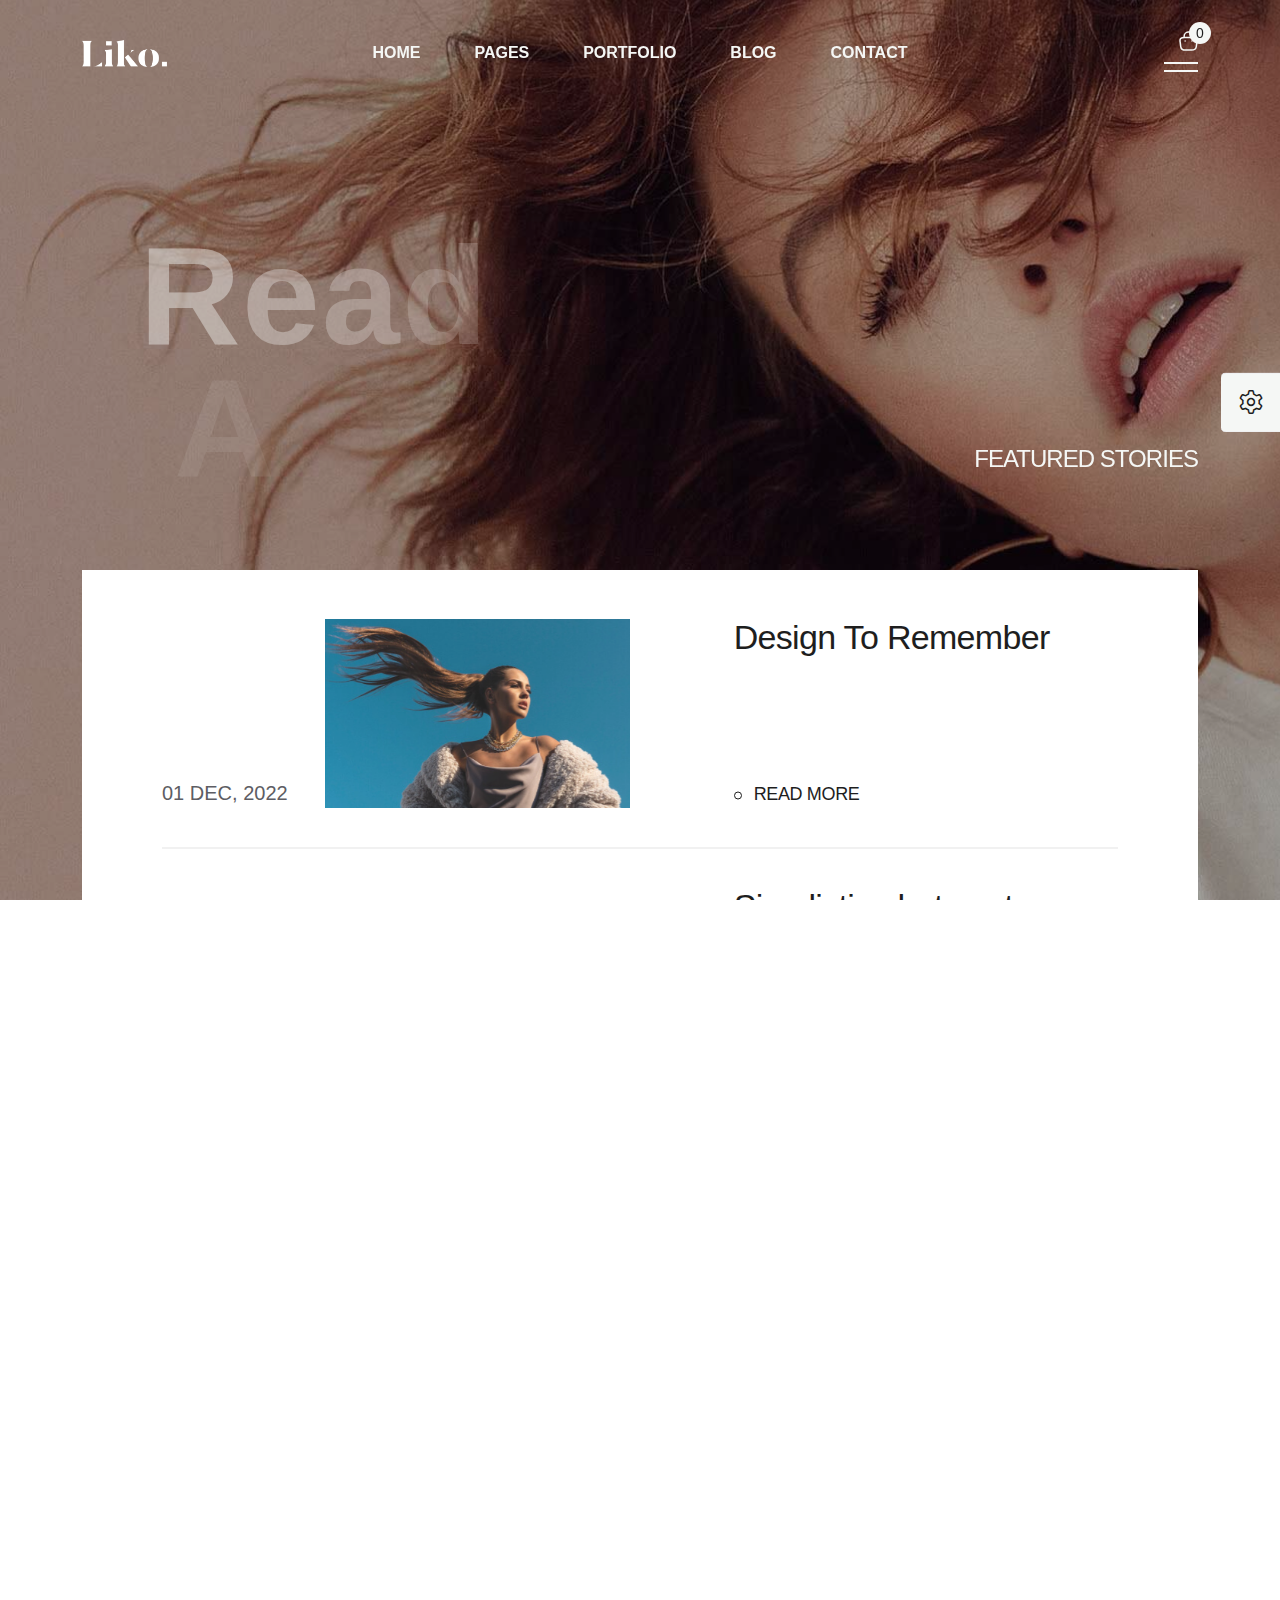
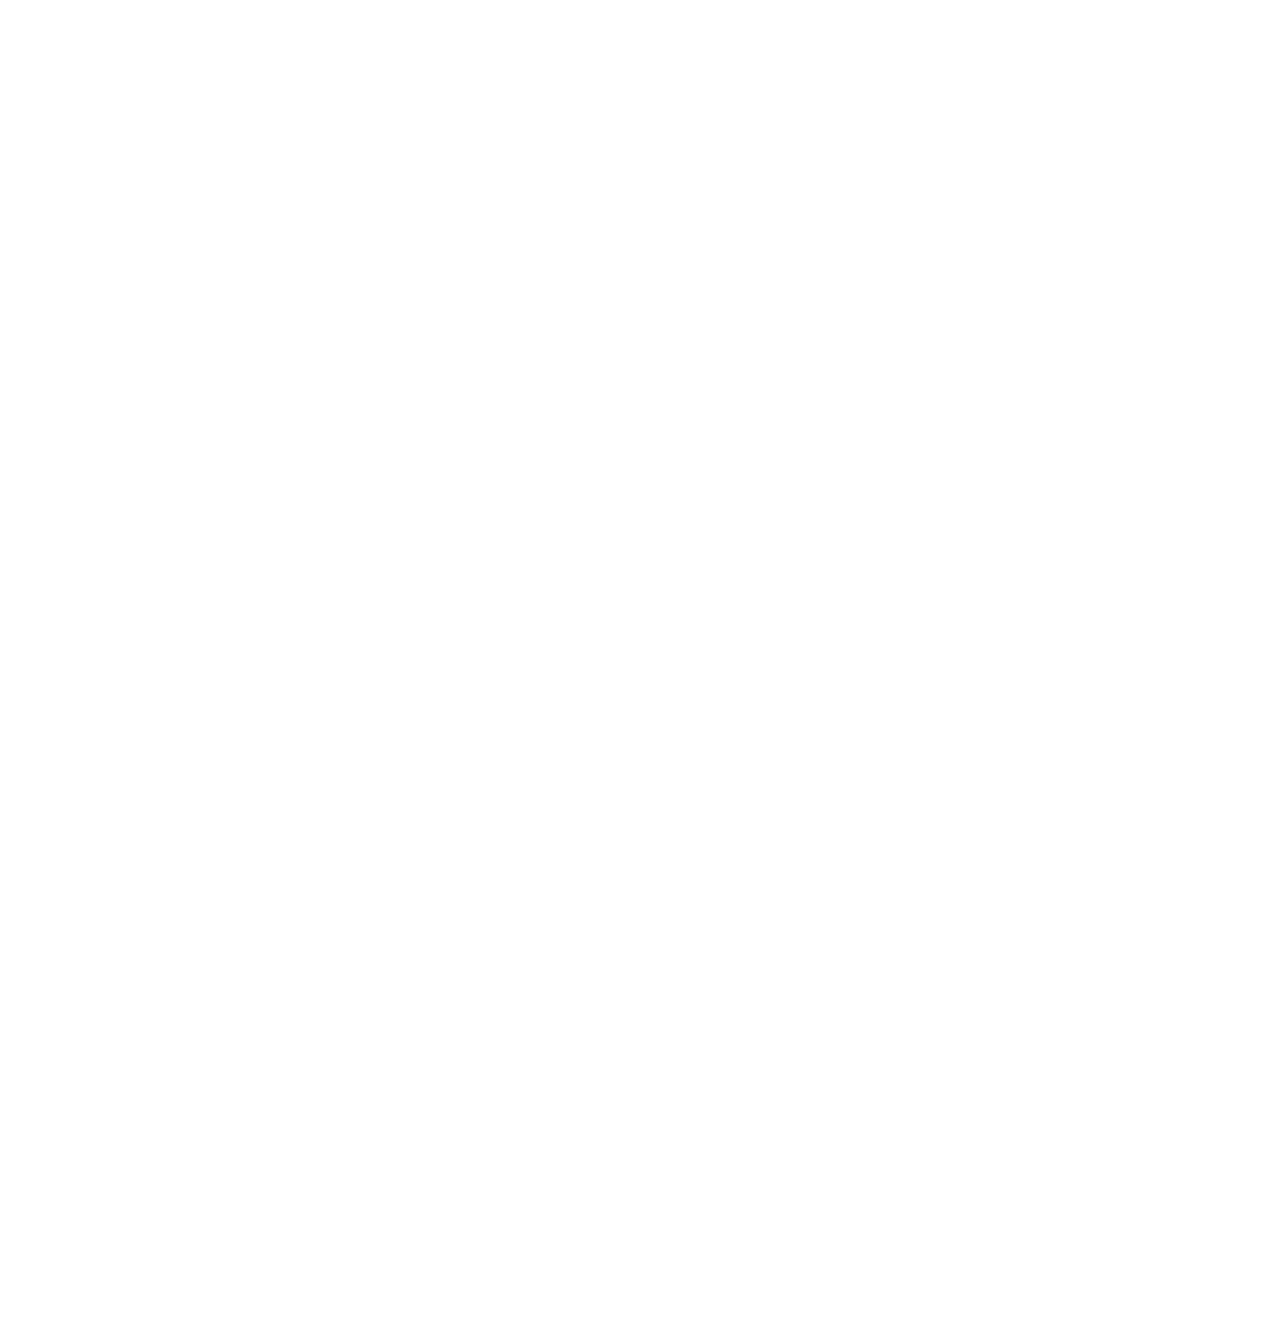
<file: blog-list.html>
<!doctype html>
<html class="no-js" lang="zxx">

<head>
   <meta charset="utf-8">
   <meta http-equiv="x-ua-compatible" content="ie=edge">
   <title>Liko - Creative agency & portfolio HTML Template</title>
   <meta name="description" content="">
   <meta name="viewport" content="width=device-width, initial-scale=1">

   <!-- Place favicon.ico in the root directory -->
   <link rel="shortcut icon" type="image/x-icon" href="assets/img/favicon.png">

   <!-- CSS here -->
   <link rel="stylesheet" href="assets/css/bootstrap.css">
   <link rel="stylesheet" href="assets/css/animate.css">
   <link rel="stylesheet" href="assets/css/swiper-bundle.css">
   <link rel="stylesheet" href="assets/css/slick.css">
   <link rel="stylesheet" href="assets/css/magnific-popup.css">
   <link rel="stylesheet" href="assets/css/font-awesome-pro.css">
   <link rel="stylesheet" href="assets/css/spacing.css">
   <link rel="stylesheet" href="assets/css/custom-animation.css">
   <link rel="stylesheet" href="assets/css/main.css">
</head>

<body>

   <!--[if lte IE 9]>
      <p class="browserupgrade">You are using an <strong>outdated</strong> browser. Please <a href="https://browsehappy.com/">upgrade your browser</a> to improve your experience and security.</p>
      <![endif]-->

   <!-- pre loader area start -->
   <div id="loading" class="preloader-wrap">
      <div class="preloader-2 text-center">
         <span class="line line-1"></span>
         <span class="line line-2"></span>
         <span class="line line-3"></span>
         <span class="line line-4"></span>
         <span class="line line-5"></span>
         <span class="line line-6"></span>
         <span class="line line-7"></span>
         <span class="line line-8"></span>
         <span class="line line-9"></span>
         <div class="loader-text">Loading ...</div>
      </div>
   </div>
   <!-- pre loader area end -->

   <!-- back to top start -->
   <div class="back-to-top-wrapper">
      <button id="back_to_top" type="button" class="back-to-top-btn">
         <svg width="12" height="7" viewBox="0 0 12 7" fill="none" xmlns="http://www.w3.org/2000/svg">
            <path d="M11 6L6 1L1 6" stroke="currentColor" stroke-width="1.5" stroke-linecap="round"
               stroke-linejoin="round" />
         </svg>
      </button>
   </div>
   <!-- back to top end -->

   <!-- tp-offcanvus-area-end -->
   <div class="tp-offcanvas-area">
      <div class="tp-offcanvas-wrapper">
         <div class="tp-offcanvas-top d-flex align-items-center justify-content-between">
            <div class="tp-offcanvas-logo">
               <a href="index.html">
                  <img class="logo-1" src="assets/img/logo/logo.png" alt="">
                  <img class="logo-2" src="assets/img/logo/logo-white.png" alt="">
               </a>
            </div>
            <div class="tp-offcanvas-close">
               <button class="tp-offcanvas-close-btn">
                  <svg width="37" height="38" viewBox="0 0 37 38" fill="none" xmlns="http://www.w3.org/2000/svg">
                     <path d="M9.19141 9.80762L27.5762 28.1924" stroke="currentColor" stroke-width="1.5"
                        stroke-linecap="round" stroke-linejoin="round" />
                     <path d="M9.19141 28.1924L27.5762 9.80761" stroke="currentColor" stroke-width="1.5"
                        stroke-linecap="round" stroke-linejoin="round" />
                  </svg>
               </button>
            </div>
         </div>
         <div class="tp-offcanvas-main">
            <div class="tp-offcanvas-content">
               <h3 class="tp-offcanvas-title">Hello There!</h3>
               <p>Lorem ipsum dolor sit amet, consectetur adipiscing elit, </p>
            </div>
            <div class="tp-main-menu-mobile d-xl-none"></div>
            <div class="tp-offcanvas-gallery">
               <div class="row gx-2">
                  <div class="col-md-3 col-3">
                     <div class="tp-offcanvas-gallery-img fix">
                        <a href="#"><img src="assets/img/menu/offcanvas/offcanvas-1.jpg" alt=""></a>
                     </div>
                  </div>
                  <div class="col-md-3 col-3">
                     <div class="tp-offcanvas-gallery-img fix">
                        <a href="#"><img src="assets/img/menu/offcanvas/offcanvas-2.jpg" alt=""></a>
                     </div>
                  </div>
                  <div class="col-md-3 col-3">
                     <div class="tp-offcanvas-gallery-img fix">
                        <a href="#"><img src="assets/img/menu/offcanvas/offcanvas-3.jpg" alt=""></a>
                     </div>
                  </div>
                  <div class="col-md-3 col-3">
                     <div class="tp-offcanvas-gallery-img fix">
                        <a href="#"><img src="assets/img/menu/offcanvas/offcanvas-4.jpg" alt=""></a>
                     </div>
                  </div>
               </div>
            </div>
            <div class="tp-offcanvas-contact">
               <h3 class="tp-offcanvas-title sm">Information</h3>

               <ul>
                  <li><a href="tel:1245654">+ 4 20 7700 1007</a></li>
                  <li><a href="mailto:hello@diego.com">hello@diego.com</a></li>
                  <li><a href="#">Avenue de Roma 158b, Lisboa</a></li>
               </ul>
            </div>
            <div class="tp-offcanvas-social">
               <h3 class="tp-offcanvas-title sm">Follow Us</h3>
               <ul>
                  <li>
                     <a href="#">
                        <svg width="16" height="16" viewBox="0 0 16 16" fill="none" xmlns="http://www.w3.org/2000/svg">
                           <path
                              d="M11.25 1.5H4.75C2.95507 1.5 1.5 2.95507 1.5 4.75V11.25C1.5 13.0449 2.95507 14.5 4.75 14.5H11.25C13.0449 14.5 14.5 13.0449 14.5 11.25V4.75C14.5 2.95507 13.0449 1.5 11.25 1.5Z"
                              stroke="currentColor" stroke-width="1.5" stroke-linecap="round" stroke-linejoin="round" />
                           <path
                              d="M10.6016 7.5907C10.6818 8.13166 10.5894 8.68414 10.3375 9.16955C10.0856 9.65497 9.68711 10.0486 9.19862 10.2945C8.71014 10.5404 8.15656 10.6259 7.61663 10.5391C7.0767 10.4522 6.57791 10.1972 6.19121 9.81055C5.80451 9.42385 5.54959 8.92506 5.46271 8.38513C5.37583 7.8452 5.46141 7.29163 5.70728 6.80314C5.95315 6.31465 6.34679 5.91613 6.83221 5.66425C7.31763 5.41238 7.87011 5.31998 8.41107 5.4002C8.96287 5.48202 9.47372 5.73915 9.86817 6.1336C10.2626 6.52804 10.5197 7.0389 10.6016 7.5907Z"
                              stroke="currentColor" stroke-width="1.5" stroke-linecap="round" stroke-linejoin="round" />
                           <path d="M11.5742 4.42578H11.5842" stroke="currentColor" stroke-width="1.5"
                              stroke-linecap="round" stroke-linejoin="round" />
                        </svg>
                     </a>
                  </li>
                  <li>
                     <a href="#">
                        <svg width="18" height="18" viewBox="0 0 18 18" fill="none" xmlns="http://www.w3.org/2000/svg">
                           <path
                              d="M2.50589 12.7494C4.57662 16.336 9.16278 17.5648 12.7494 15.4941C14.2113 14.65 15.2816 13.388 15.8962 11.9461C16.7895 9.85066 16.7208 7.37526 15.4941 5.25063C14.2674 3.12599 12.1581 1.82872 9.89669 1.55462C8.34063 1.366 6.71259 1.66183 5.25063 2.50589C1.66403 4.57662 0.435172 9.16278 2.50589 12.7494Z"
                              stroke="currentColor" stroke-width="1.5" />
                           <path
                              d="M12.7127 15.4292C12.7127 15.4292 12.0086 10.4867 10.5011 7.87559C8.99362 5.26451 5.28935 2.57155 5.28935 2.57155M5.68449 15.6124C6.79553 12.2606 12.34 8.54524 16.3975 9.43537M12.311 2.4082C11.1953 5.72344 5.75732 9.38453 1.71875 8.58915"
                              stroke="currentColor" stroke-width="1.5" stroke-linecap="round" />
                        </svg>
                     </a>
                  </li>
                  <li>
                     <a href="#">
                        <svg width="18" height="11" viewBox="0 0 18 11" fill="none" xmlns="http://www.w3.org/2000/svg">
                           <path
                              d="M1 5.5715H6.33342C7.62867 5.5715 8.61917 6.56199 8.61917 7.85725C8.61917 9.15251 7.62867 10.143 6.33342 10.143H1.76192C1.30477 10.143 1 9.83823 1 9.38108V1.76192C1 1.30477 1.30477 1 1.76192 1H5.5715C6.86676 1 7.85725 1.99049 7.85725 3.28575C7.85725 4.58101 6.86676 5.5715 5.5715 5.5715H1Z"
                              stroke="currentColor" stroke-width="1.5" stroke-miterlimit="10" />
                           <path
                              d="M10.9062 7.09454H17.0016C17.0016 5.41832 15.6301 4.04688 13.9539 4.04688C12.2777 4.04688 10.9062 5.41832 10.9062 7.09454ZM10.9062 7.09454C10.9062 8.77076 12.2777 10.1422 13.9539 10.1422H15.2492"
                              stroke="currentColor" stroke-width="1.5" stroke-miterlimit="10" stroke-linecap="round"
                              stroke-linejoin="round" />
                           <path d="M16.1125 1.44434H11.668" stroke="currentColor" stroke-width="1.2"
                              stroke-miterlimit="10" stroke-linecap="round" stroke-linejoin="round" />
                        </svg>
                     </a>
                  </li>
                  <li>
                     <a href="#">
                        <svg width="18" height="14" viewBox="0 0 18 14" fill="none" xmlns="http://www.w3.org/2000/svg">
                           <path
                              d="M12.75 13H5.25C3 13 1.5 11.5 1.5 9.25V4.75C1.5 2.5 3 1 5.25 1H12.75C15 1 16.5 2.5 16.5 4.75V9.25C16.5 11.5 15 13 12.75 13Z"
                              stroke="currentColor" stroke-width="1.5" stroke-miterlimit="10" stroke-linecap="round"
                              stroke-linejoin="round" />
                           <path
                              d="M8.70676 5.14837L10.8006 6.40465C11.5543 6.90716 11.5543 7.66093 10.8006 8.16344L8.70676 9.41972C7.86923 9.92224 7.19922 9.50348 7.19922 8.5822V6.06964C7.19922 4.98086 7.86923 4.64585 8.70676 5.14837Z"
                              fill="currentColor" />
                        </svg>
                     </a>
                  </li>
               </ul>
            </div>
         </div>
      </div>
   </div>
   <div class="body-overlay"></div>
   <!-- tp-offcanvus-area-end -->

   <!-- cart mini area start -->
   <div class="cartmini__area">
      <div class="cartmini__wrapper d-flex justify-content-between flex-column">
            <div class="cartmini__top-wrapper">
               <div class="cartmini__top p-relative">
                  <div class="cartmini__top-title">
                        <h4>Shopping cart</h4>
                  </div>
                  <div class="cartmini__close">
                        <button type="button" class="cartmini__close-btn cartmini-close-btn"><i class="fal fa-times"></i></button>
                  </div>
               </div>
               <div class="cartmini__shipping">
               <p> Free Shipping for all orders over <span>$50</span></p>
               <div class="progress">
                  <div class="progress-bar progress-bar-striped progress-bar-animated" role="progressbar" data-width="70%" aria-valuenow="70" aria-valuemin="0" aria-valuemax="100"></div>
                  </div>                   
               </div>
               <div class="cartmini__widget">
                  <div class="cartmini__widget-item">
                        <div class="cartmini__thumb">
                        <a href="shop-details.html">
                           <img src="assets/img/inner-blog/blog-sidebar/rc-post/rc-1.jpg" alt="">
                        </a>
                        </div>
                        <div class="cartmini__content">
                        <h5 class="cartmini__title"><a href="shop-details.html">Level Bolt Smart Lock</a></h5>
                        <div class="cartmini__price-wrapper">
                           <span class="cartmini__price">$46.00</span>
                           <span class="cartmini__quantity">x2</span>
                        </div>
                        </div>
                        <a href="#" class="cartmini__del"><i class="fa-regular fa-xmark"></i></a>
                  </div>
               </div>
            </div>
            <div class="cartmini__checkout">
               <div class="cartmini__checkout-title mb-30">
                  <h4>Subtotal:</h4>
                  <span>$113.00</span>
               </div>
               <div class="cartmini__checkout-btn">
                  <a href="cart.html" class="tp-btn-black-2 text-center mb-10 w-100"> view cart</a>
                  <a href="checkout.html" class="tp-btn-black-2 text-center w-100"> checkout</a>
               </div>
            </div>
      </div>
   </div>
   <!-- cart mini area end -->

   <header class="tp-header-height z-index-5">

      <!-- header top area start -->
      <div id="header-sticky" class="tp-inner-header-area tp-inner-header-mob-space">
         <div class="container container-1800">
            <div class="row align-items-center">
               <div class="col-xl-2 col-lg-6 col-md-6 col-6">
                  <div class="tp-inner-header-logo tp-header-logo">
                     <a class="ab-logo-1" href="index.html"><img src="assets/img/logo/logo-white.png" alt=""></a>
                     <a class="ab-logo-2" href="index.html"><img src="assets/img/logo/logo.png" alt=""></a>
                  </div>
               </div>
               <div class="col-xl-8 col-lg-8 d-none d-xl-block">
                  <div class="tp-inner-header-right-wrap text-center">
                     <div class="tp-inner-header-menu header-main-menu">
                        <nav class="tp-main-menu-content">
                           <ul>
                              <li class="has-dropdown">
                                 <a href="index.html">Home</a>
                                 <div class="tp-submenu submenu tp-mega-menu">
                                    <div class="tp-menu-fullwidth">
                                       <div class="tp-homemenu-wrapper">
                                          <div class="row gx-25 row-cols-xl-6 row-cols-lg-2 row-cols-md-2 row-cols-1">
                                             <div class="col homemenu">
                                                <div class="homemenu-thumb-wrap mb-20">
                                                   <div class="homemenu-thumb fix">
                                                      <a href="index.html"><img
                                                            src="assets/img/menu/white-version/home-1.jpg" alt=""></a>
                                                   </div>
                                                </div>
                                                <div class="homemenu-content text-center">
                                                   <h4 class="homemenu-title">
                                                      <a href="index.html">MAIN HOME</a>
                                                   </h4>
                                                </div>
                                             </div>
                                             <div class="col homemenu">
                                                <div class="homemenu-thumb-wrap mb-20">
                                                   <div class="homemenu-thumb fix">
                                                      <a href="index-2.html"><img
                                                            src="assets/img/menu/white-version/home-2.jpg" alt=""></a>
                                                   </div>
                                                </div>
                                                <div class="homemenu-content text-center">
                                                   <h4 class="homemenu-title">
                                                      <a href="index-2.html">Fashion STUDIO</a>
                                                   </h4>
                                                </div>
                                             </div>
                                             <div class="col homemenu">
                                                <div class="homemenu-thumb-wrap mb-20">
                                                   <div class="homemenu-thumb fix">
                                                      <a href="index-4.html"><img
                                                            src="assets/img/menu/white-version/home-3.jpg" alt=""></a>
                                                   </div>
                                                </div>
                                                <div class="homemenu-content text-center">
                                                   <h4 class="homemenu-title">
                                                      <a href="index-4.html">CREATIVE AGENCY</a>
                                                   </h4>
                                                </div>
                                             </div>
                                             <div class="col homemenu">
                                                <div class="homemenu-thumb-wrap mb-20">
                                                   <div class="homemenu-thumb fix">
                                                      <a href="index-3.html"><img
                                                            src="assets/img/menu/white-version/home-4.jpg" alt=""></a>
                                                   </div>
                                                </div>
                                                <div class="homemenu-content text-center">
                                                   <h4 class="homemenu-title">
                                                      <a href="index-3.html">Digital Agency</a>
                                                   </h4>
                                                </div>
                                             </div>
                                             <div class="col homemenu">
                                                <div class="homemenu-thumb-wrap mb-20">
                                                   <div class="homemenu-thumb fix">
                                                      <a href="index-5.html"><img
                                                            src="assets/img/menu/white-version/home-5.jpg" alt=""></a>
                                                   </div>
                                                </div>
                                                <div class="homemenu-content text-center">
                                                   <h4 class="homemenu-title">
                                                      <a href="index-5.html">DESIGN STUDIO</a>
                                                   </h4>
                                                </div>
                                             </div>
                                             <div class="col homemenu">
                                                <div class="homemenu-thumb-wrap mb-20">
                                                   <div class="homemenu-thumb fix">
                                                      <a href="index-shop.html"><img
                                                            src="assets/img/menu/white-version/home-6.jpg" alt=""></a>
                                                   </div>
                                                </div>
                                                <div class="homemenu-content text-center">
                                                   <h4 class="homemenu-title">
                                                      <a href="index-shop.html">Minimal Shop</a>
                                                   </h4>
                                                </div>
                                             </div>
                                             <div class="col homemenu">
                                                <div class="homemenu-thumb-wrap mb-20">
                                                   <div class="homemenu-thumb fix">
                                                      <a href="index-8.html"><img
                                                            src="assets/img/menu/white-version/home-7.jpg" alt=""></a>
                                                   </div>
                                                </div>
                                                <div class="homemenu-content text-center">
                                                   <h4 class="homemenu-title">
                                                      <a href="index-8.html">DESIGN STUDIO</a>
                                                   </h4>
                                                </div>
                                             </div>
                                             <div class="col homemenu">
                                                <div class="homemenu-thumb-wrap mb-20">
                                                   <div class="homemenu-thumb fix">
                                                      <a href="index-9.html"><img
                                                            src="assets/img/menu/white-version/home-8.jpg" alt=""></a>
                                                   </div>
                                                </div>
                                                <div class="homemenu-content text-center">
                                                   <h4 class="homemenu-title">
                                                      <a href="index-9.html">showcase carousel</a>
                                                   </h4>
                                                </div>
                                             </div>
                                             <div class="col homemenu">
                                                <div class="homemenu-thumb-wrap mb-20">
                                                   <div class="homemenu-thumb fix">
                                                      <a href="index-10.html"><img
                                                            src="assets/img/menu/white-version/home-9.jpg" alt=""></a>
                                                   </div>
                                                </div>
                                                <div class="homemenu-content text-center">
                                                   <h4 class="homemenu-title">
                                                      <a href="index-10.html">INTERACTIVE LINKS</a>
                                                   </h4>
                                                </div>
                                             </div>
                                             <div class="col homemenu">
                                                <div class="homemenu-thumb-wrap mb-20">
                                                   <div class="homemenu-thumb fix">
                                                      <a href="index-11.html"><img
                                                            src="assets/img/menu/white-version/home-10.jpg" alt=""></a>
                                                   </div>
                                                </div>
                                                <div class="homemenu-content text-center">
                                                   <h4 class="homemenu-title">
                                                      <a href="index-11.html">wrapper slider</a>
                                                   </h4>
                                                </div>
                                             </div>
                                             <div class="col homemenu">
                                                <div class="homemenu-thumb-wrap mb-20">
                                                   <div class="homemenu-thumb fix">
                                                      <a href="portfolio-showcase-2.html"><img
                                                            src="assets/img/menu/white-version/home-11.jpg" alt=""></a>
                                                   </div>
                                                </div>
                                                <div class="homemenu-content text-center">
                                                   <h4 class="homemenu-title">
                                                      <a href="portfolio-showcase-2.html">showcase parallax</a>
                                                   </h4>
                                                </div>
                                             </div>
                                             <div class="col homemenu">
                                                <div class="homemenu-thumb-wrap mb-20">
                                                   <div class="homemenu-thumb fix">
                                                      <a href="index-12.html"><img
                                                            src="assets/img/menu/white-version/home-12.jpg" alt=""></a>
                                                   </div>
                                                </div>
                                                <div class="homemenu-content text-center">
                                                   <h4 class="homemenu-title">
                                                      <a href="index-12.html">horizontal</a>
                                                   </h4>
                                                </div>
                                             </div>
                                          </div>
                                       </div>
                                    </div>
                                 </div>
                              </li>
                              <li class="has-dropdown">
                                 <a href="#">Pages</a>
                                 <div class="tp-submenu submenu tp-mega-menu">
                                    <div class="tp-megamenu-wrapper">
                                       <div class="row gx-50">
                                          <div class="col-xl-8">
                                             <div class="tp-megamenu-list-box">
                                                <div class="row gx-50">
                                                   <div class="col-xl-8">
                                                      <div class="tp-megamenu-list">
                                                         <h4 class="tp-megamenu-title">LIST TYPES</h4>
                                                         <div class="tp-megamenu-list-wrap">
                                                            <ul>
                                                               <li><a href="about-us.html">ABOUT US</a></li>
                                                               <li><a href="faq.html">FAQ Page</a></li>
                                                               <li><a href="about-me.html">ABOUT ME</a></li>
                                                               <li><a href="price.html">Pricing</a></li>
                                                               <li><a href="team.html">Team Page</a></li>
                                                               <li><a href="brand.html">OUR CLIENTS</a></li>
                                                               <li><a href="team-details.html">Team Datails</a></li>
                                                               <li><a href="register.html">Register</a></li>
                                                               <li><a href="service.html">OUR SERVICES</a></li>
                                                               <li><a href="login.html">LogIn</a></li>
                                                               <li><a href="service-details.html">SERVICES DETAILS</a></li>
                                                               <li><a href="error.html">ERROR PAGE</a></li>
                                                            </ul>
                                                         </div>
                                                      </div>
                                                   </div>
                                                   <div class="col-xl-4">
                                                      <div class="tp-megamenu-list tp-megamenu-list-2">
                                                         <h4 class="tp-megamenu-title">Shop Page</h4>
                                                         <div class="tp-megamenu-list-wrap">
                                                            <ul>
                                                               <li><a href="shop-sidebar.html">Shop Page</a></li>
                                                               <li><a href="shop-details.html">shop details one</a></li>
                                                               <li><a href="shop-details-2.html">shop details TWO</a></li>
                                                               <li><a href="myaccount.html">my account</a></li>
                                                               <li><a href="cart.html">cart</a></li>
                                                               <li><a href="checkout.html">Checkout</a></li>
                                                               <li><a href="wishlist.html">Wishlist</a></li>
                                                            </ul>
                                                         </div>
                                                      </div>
                                                   </div>
                                                </div>
                                             </div>
                                          </div>
                                          <div class="col-xl-4">
                                             <div class="tp-megamenu-shop-style">
                                                <div class="tp-shop-banner-left p-relative">
                                                   <div class="tp-shop-banner-thumb">
                                                      <img src="assets/img/menu/shop-menu/banner-1.jpg" alt="">
                                                   </div>
                                                   <div class="tp-shop-banner-content">
                                                      <h4 class="tp-shop-banner-title">Sale</h4>
                                                      <span>20% Off all Shoes</span>
                                                      <a class="tp-shop-btn" href="shop-details.html">Shop Now</a>
                                                   </div>
                                                </div>
                                             </div>
                                          </div>
                                       </div>
                                    </div>
                                 </div>
                              </li>
                              <li class="has-dropdown">
                                 <a href="portfolio-random.html">Portfolio</a>
                                 <div class="tp-submenu submenu tp-mega-menu">
                                    <div class="tp-menu-fullwidth">
                                       <div class="tp-megamenu-portfolio p-relative">
                                          <div class="tp-megamenu-portfolio-banner">
                                             <img src="assets/img/menu/portfolio-menu/portfolio.png" alt="">
                                          </div>
                                          <div class="row gx-50">
                                             <div class="col-xxl-9 col-xl-10">
                                                <div class="tp-megamenu-list-box">
                                                   <div class="row gx-50">
                                                      <div class="col-xxl-5 col-xl-6">
                                                         <div class="tp-megamenu-list">
                                                            <h4 class="tp-megamenu-title">PORTFOLIO LIST</h4>
                                                            <div class="tp-megamenu-list-wrap tp-portfolio-menu-style">
                                                               <div class="row">
                                                                  <div class="col-lg-6">
                                                                     <ul>
                                                                        <li><a href="portfolio-standard.html">Standerd</a></li>
                                                                        <li><a href="index-10.html">Interactive</a></li>
                                                                        <li><a href="portfolio-random.html">random</a></li>
                                                                        <li><a href="portfolio-showcase-2.html">showcase parallax</a></li>
                                                                        <li><a href="portfolio-masonary.html">Masonry random</a></li>
                                                                        <li><a href="index-12.html">Vertical Carousel</a></li>
                                                                        <li><a href="portfolio-wrapper.html">wrapper</a></li>
                                                                     </ul>
                                                                  </div>
                                                                  <div class="col-lg-6">
                                                                     <ul>
                                                                        <li><a href="portfolio-showcase-1.html">horizontal</a></li>
                                                                        <li><a href="index-7.html">Image Slider</a></li>
                                                                        <li><a href="index-11.html">wrapper Slider</a></li>
                                                                        <li><a href="portfolio-showcase-1.html">parallax showcase</a></li>
                                                                     <li><a href="index-9.html">Perspective Slider</a></li>
                                                                     </ul>
                                                                  </div>
                                                               </div>
                                                            </div>
                                                         </div>
                                                      </div>
                                                      <div class="col-xxl-3 col-xl-3">
                                                         <div class="tp-megamenu-list tp-megamenu-list-2 ml-20">
                                                            <h4 class="tp-megamenu-title">List Layouts</h4>
                                                            <div class="tp-megamenu-list-wrap">
                                                               <ul>
                                                                  <li><a href="portfolio-grid-col-2.html">two-columns</a></li>
                                                                  <li><a href="portfolio-grid-col-3.html">three-columns</a></li>
                                                                  <li><a href="portfolio-grid-col-3-fullwidth.html">three-columns Wide</a></li>
                                                                  <li><a href="portfolio-grid-col-4.html">four-columns</a></li>
                                                                  <li><a href="portfolio-grid-col-4-fullwidth.html">four-columns Wide</a></li>
                                                               </ul>
                                                            </div>
                                                         </div>
                                                      </div>
                                                      <div class="col-xxl-3 col-xl-3">
                                                         <div class="tp-megamenu-list tp-megamenu-list-2 ml-20">
                                                            <h4 class="tp-megamenu-title">PORTFOLIO SINGLES</h4>
                                                            <div class="tp-megamenu-list-wrap">
                                                               <ul>
                                                                  <li><a href="portfolio-showcase-2-details.html">Creative</a></li>
                                                                  <li><a href="portfolio-details-1.html">images Small</a></li>
                                                                  <li><a href="portfolio-details-2.html">Sliding</a></li>
                                                                  <li><a href="portfolio-details-comparison.html">Image Comparison</a></li>
                                                                  <li><a href="portfolio-details-video.html">Video</a></li>
                                                                  <li><a href="portfolio-custom-light.html">CUSTOM LIGHT</a></li>
                                                                  <li><a href="portfolio-showcase-details.html">Gallery</a></li>
                                                                  <li><a href="portfolio-details-3.html">Mockups</a></li>
                                                               </ul>
                                                            </div>
                                                         </div>
                                                      </div>
                                                   </div>
                                                </div>
                                             </div>
                                             <div class="col-xxl-3 col-xl-3 d-none d-xxl-block">
                                                <div class="tp-megamenu-portfolio-text">
                                                   <h4>60+</h4>
                                                   <span>Pre-built demo home page</span>
                                                </div>
                                             </div>
                                          </div>
                                       </div>
                                    </div>
                                 </div>
                              </li>
                              <li class="has-dropdown">
                                 <a href="blog-list.html">Blog</a>
                                 <ul class="tp-submenu submenu">
                                    <li><a href="blog-modern.html">Modern</a></li>
                                    <li><a href="blog-classic.html">Classic Sidebar</a></li>
                                    <li><a href="blog-list.html">Minimal List</a></li>
                                    <li><a href="blog-details.html">Post Single</a></li>
                                    <li><a href="blog-details-without-sidebar.html">Post Without Sidebar</a></li>
                                 </ul>
                              </li>
                              <li class="has-dropdown">
                                 <a href="contact.html">Contact</a>
                                 <ul class="tp-submenu submenu">
                                    <li><a href="contact-2.html">Contact</a></li>
                                    <li><a href="contact.html">Get IN touch</a></li>
                                 </ul>
                              </li>
                           </ul>
                        </nav>
                     </div>
                  </div>
               </div>
               <div class="col-xl-2 col-lg-6 col-md-6 col-6">
                  <div class="tp-inner-header-right-action text-end">
                     <ul>
                        <li>
                           <div class="tp-inner-cart">
                              <a class="cartmini-open-btn" href="javascript:void(0)">
                                 <span class="p-relative">
                                    <svg width="19" height="20" viewBox="0 0 19 20" fill="none" xmlns="http://www.w3.org/2000/svg">
                                       <path d="M5.14313 6.09765V5.22429C5.14313 3.19845 6.90815 1.20862 9.10223 1.01955C11.7156 0.785448 13.9195 2.68524 13.9195 5.05322V6.29573" stroke="currentcolor" stroke-width="1.5" stroke-miterlimit="10" stroke-linecap="round" stroke-linejoin="round"/>
                                       <path d="M6.60789 19H12.4588C16.3789 19 17.081 17.5504 17.2858 15.7857L18.0171 10.3834C18.2804 8.18652 17.5978 6.39478 13.4339 6.39478H5.63274C1.46885 6.39478 0.786251 8.18652 1.04954 10.3834L1.7809 15.7857C1.98568 17.5504 2.68779 19 6.60789 19Z" stroke="currentcolor" stroke-width="1.5" stroke-miterlimit="10" stroke-linecap="round" stroke-linejoin="round"/>
                                       <path d="M12.9417 9.99608H12.9504" stroke="currentcolor" stroke-width="1.5" stroke-linecap="round" stroke-linejoin="round"/>
                                       <path d="M6.11306 9.99608H6.12182" stroke="currentcolor" stroke-width="1.5" stroke-linecap="round" stroke-linejoin="round"/>
                                    </svg>
                                    <i>0</i>
                                 </span>
                              </a>
                           </div>
                        </li>
                        <li>
                           <div class="tp-inner-bar">
                              <button class="tp-offcanvas-open-btn">
                                 <span>
                                    <svg width="34" height="10" viewBox="0 0 34 10" fill="none" xmlns="http://www.w3.org/2000/svg">
                                       <rect y="0.00012207" width="34" height="2" fill="currentcolor"/>
                                       <rect y="8.00012" width="34" height="2" fill="currentcolor"/>
                                    </svg>                                          
                                 </span>
                              </button>
                           </div>
                        </li>
                     </ul>
                  </div>
               </div>
            </div>
         </div>
      </div>
      <!-- header top area end -->

   </header>

   <div id="smooth-wrapper">
      <div id="smooth-content">

         <main>

            <div class="tp-blog-list-banner">
               <div class="tp-blog-list-bg tp-blog-list-bg-overlay" data-background="assets/img/inner-blog/blog-right-sidebar/blog-banner.jpg">
                  <div class="container z-index">
                     <div class="row align-items-end">
                        <div class="col-xl-7 col-lg-7 col-md-7">
                           <div class="tp-blog-list-title-box">
                              <h2 class="tp-section-title fs-160 tp-char-animation">Read <br> All News</h2>
                           </div>
                        </div>
                        <div class="col-xl-5 col-lg-5 col-md-5">
                           <div class="tp-blog-list-text text-start text-md-end">
                              <span>FEATURED STORIES</span>
                           </div>
                        </div>
                     </div>
                  </div>
               </div>
            </div>

            <div class="tp-blog-list-area mb-30">
               <div class="container container-1480">
                  <div class="tp-blog-list-wrap">
                     <div class="tp-blog-list-item">
                        <div class="row">
                           <div class="col-xl-2 col-lg-2 tp-flex-end">
                              <div class="tp-blog-list-meta">
                                 <span>01 DEC, 2022</span>
                              </div>
                           </div>
                           <div class="col-xl-5 col-lg-5 col-md-7">
                              <div class="tp-blog-list-content-wrap">
                                 <div class="tp-blog-list-thumb anim-zoomin-wrap">
                                    <a href="#">
                                       <img class="anim-zoomin" src="assets/img/inner-blog/blog-right-sidebar/blog-1.jpg" alt="">
                                    </a>
                                 </div>
                              </div>
                           </div>
                           <div class="col-xl-5 col-lg-5 col-md-5">    
                              <div class="tp-blog-list-content tp-flex-column">
                                 <div class="tp-blog-list-title-wrap">
                                    <h4 class="tp-blog-list-title-sm"><a href="blog-details.html">Design To Remember</a></h4>
                                 </div>
                                 <div class="tp-blog-list-link-wrap">
                                    <a class="tp-blog-list-link" href="blog-details.html">Read More</a>
                                 </div>
                              </div>
                           </div>
                        </div>
                     </div>
                     <div class="tp-blog-list-item">
                        <div class="row">
                           <div class="col-xl-2 col-lg-2 tp-flex-end">
                              <div class="tp-blog-list-meta">
                                 <span>01 DEC, 2022</span>
                              </div>
                           </div>
                           <div class="col-xl-5 col-lg-5 col-md-7">
                              <div class="tp-blog-list-content-wrap">
                                 <div class="tp-blog-list-thumb anim-zoomin-wrap">
                                    <a href="blog-details.html">
                                       <img class="anim-zoomin" src="assets/img/inner-blog/blog-right-sidebar/blog-2.jpg" alt="">
                                    </a>
                                 </div>
                              </div>
                           </div>
                           <div class="col-xl-5 col-lg-5 col-md-5">    
                              <div class="tp-blog-list-content tp-flex-column">
                                 <div class="tp-blog-list-title-wrap">
                                    <h4 class="tp-blog-list-title-sm"><a href="blog-details.html">Simplistic photo setup</a></h4>
                                 </div>
                                 <div class="tp-blog-list-link-wrap">
                                    <a class="tp-blog-list-link" href="blog-details.html">Read More</a>
                                 </div>
                              </div>
                           </div>
                        </div>
                     </div>
                     <div class="tp-blog-list-item">
                        <div class="row">
                           <div class="col-xl-2 col-lg-2 tp-flex-end">
                              <div class="tp-blog-list-meta">
                                 <span>01 DEC, 2022</span>
                              </div>
                           </div>
                           <div class="col-xl-5 col-lg-5 col-md-7">
                              <div class="tp-blog-list-content-wrap">
                                 <div class="tp-blog-list-thumb anim-zoomin-wrap">
                                    <a href="blog-details.html">
                                       <img class="anim-zoomin" src="assets/img/inner-blog/blog-right-sidebar/blog-3.jpg" alt="">
                                    </a>
                                 </div>
                              </div>
                           </div>
                           <div class="col-xl-5 col-lg-5 col-md-5">    
                              <div class="tp-blog-list-content tp-flex-column">
                                 <div class="tp-blog-list-title-wrap">
                                    <h4 class="tp-blog-list-title-sm"><a href="blog-details.html">Future Business Ideas.</a></h4>
                                 </div>
                                 <div class="tp-blog-list-link-wrap">
                                    <a class="tp-blog-list-link" href="blog-details.html">Read More</a>
                                 </div>
                              </div>
                           </div>
                        </div>
                     </div>
                     <div class="tp-blog-list-item">
                        <div class="row">
                           <div class="col-xl-2 col-lg-2 tp-flex-end">
                              <div class="tp-blog-list-meta">
                                 <span>01 DEC, 2022</span>
                              </div>
                           </div>
                           <div class="col-xl-5 col-lg-5 col-md-7">
                              <div class="tp-blog-list-content-wrap">
                                 <div class="tp-blog-list-thumb anim-zoomin-wrap">
                                    <a href="blog-details.html">
                                       <img class="anim-zoomin" src="assets/img/inner-blog/blog-right-sidebar/blog-4.jpg" alt="">
                                    </a>
                                 </div>
                              </div>
                           </div>
                           <div class="col-xl-5 col-lg-5 col-md-5">    
                              <div class="tp-blog-list-content tp-flex-column">
                                 <div class="tp-blog-list-title-wrap">
                                    <h4 class="tp-blog-list-title-sm"><a href="blog-details.html">Is It Time To Rebrand?</a></h4>
                                 </div>
                                 <div class="tp-blog-list-link-wrap">
                                    <a class="tp-blog-list-link" href="blog-details.html">Read More</a>
                                 </div>
                              </div>
                           </div>
                        </div>
                     </div>
                     <div class="tp-blog-list-item">
                        <div class="row">
                           <div class="col-xl-2 col-lg-2 tp-flex-end">
                              <div class="tp-blog-list-meta">
                                 <span>01 DEC, 2022</span>
                              </div>
                           </div>
                           <div class="col-xl-5 col-lg-5 col-md-7">
                              <div class="tp-blog-list-content-wrap">
                                 <div class="tp-blog-list-thumb anim-zoomin-wrap">
                                    <a href="blog-details.html">
                                       <img class="anim-zoomin" src="assets/img/inner-blog/blog-right-sidebar/blog-5.jpg" alt="">
                                    </a>
                                 </div>
                              </div>
                           </div>
                           <div class="col-xl-5 col-lg-5 col-md-5">    
                              <div class="tp-blog-list-content tp-flex-column">
                                 <div class="tp-blog-list-title-wrap">
                                    <h4 class="tp-blog-list-title-sm"><a href="blog-details.html">Desert Treasure Hunt</a></h4>
                                 </div>
                                 <div class="tp-blog-list-link-wrap">
                                    <a class="tp-blog-list-link" href="blog-details.html">Read More</a>
                                 </div>
                              </div>
                           </div>
                        </div>
                     </div>
                     <div class="col-12">
                        <div class="basic-pagination mt-80 text-center">
                           <nav>
                              <ul>
                                 <li>
                                    <a href="blog-list.html">
                                       <span class="current">1</span>
                                    </a>
                                 </li>
                                 <li>
                                    <a href="blog-list.html">
                                       <span>2</span>
                                    </a>
                                 </li>
                                 <li>
                                    <a href="blog-list.html">
                                       <i class="fa-regular fa-arrow-right icon"></i>
                                    </a>
                                 </li>
                              </ul>
                           </nav>
                        </div>
                     </div>
                  </div>
               </div>
            </div>

            <!-- text area start -->
            <div class="sv-big-text-area pb-80">
               <div class="container container-1530">
                  <div class="sv-small-text-box d-flex justify-content-between">
                     <span>DIGITAL DESIGN EXPERIENCE</span>
                     <span>CREATIVE STUDIO</span>
                  </div>
                  <div class="sv-big-text-box">
                     <h4 class="sv-big-text tp-char-animation"><a href="contact.html">Get in Touch</a></h4>
                  </div>
               </div>
            </div>
            <!-- text area end -->

         </main>

         <footer>

            <!-- footer area start -->
            <div class="tp-footer-2-area black-bg pt-100 pb-20">
               <div class="container container-1480">
                  <div class="row">
                     <div class="col-xl-3 col-lg-4 col-md-6 mb-50">
                        <div class="tp-footer-2-widget footer-col-2-1">
                           <div class="tp-footer-2-widget-logo">
                              <a href="index.html"><img src="assets/img/logo/logo-white.png" alt=""></a>
                           </div>
                           <div class="tp-footer-2-widget-text">
                              <p>Drop us a line sed id semper <br> risus in hend rerit.</p>                         
                           </div>
                        </div>
                     </div>
                     <div class="col-xl-2 col-lg-3 col-md-6 mb-50">
                        <div class="tp-footer-2-widget footer-col-2-2">
                           <div class="tp-footer-2-widget-menu">
                              <h4 class="tp-footer-2-widget-title">Sitemap</h4>
                              <ul>
                                 <li><a href="index.html">Home</a></li>
                                 <li><a href="about-us.html">About</a></li>
                                 <li><a href="contact.html">Contact</a></li>
                                 <li><a href="blog-details.html">Blog</a></li>
                                 <li><a href="portfolio-details-1.html">Portfolio</a></li>
                              </ul>
                           </div>
                        </div>
                     </div>
                     <div class="col-xl-3 col-lg-5 col-md-6 mb-50">
                        <div class="tp-footer-2-widget footer-col-2-3">
                           <h4 class="tp-footer-2-widget-title">Office</h4>
                           <div class="tp-footer-2-contact-item">
                              <span><a href="https://www.google.com/maps/@23.8223596,90.3656686,15z?entry=ttu" target="_blank">740 NEW SOUTH HEAD RD, TRIPLE BAY SWFW 3108, NEW YORK</a></span>
                           </div>
                           <div class="tp-footer-2-contact-item">
                              <span><a href="tel:+725214456">P: + 725 214 456</a></span>
                           </div>
                           <div class="tp-footer-2-contact-item">
                              <span><a href="mailto:contact@liko.com">E: contact@liko.com</a></span>
                           </div>
                        </div>
                     </div>
                     <div class="col-xl-4 col-lg-5 col-md-6 mb-50">
                        <div class="tp-footer-2-widget footer-col-2-4">
                           <div class="tp-footer-2-widget-newslatter">
                              <h4 class="tp-footer-2-widget-title">Subscribe to our newsletter</h4>
                              <form action="#">
                                 <div class="tp-footer-2-input p-relative">
                                    <input type="text" placeholder="Enter your email...">
                                    <button>
                                       <svg width="16" height="17" viewBox="0 0 16 17" fill="none" xmlns="http://www.w3.org/2000/svg">
                                          <path d="M15.7767 8.06743C15.9198 8.21703 16 8.41908 16 8.62965C16 8.84022 15.9198 9.04228 15.7767 9.19189L8.92138 16.2938C8.77516 16.4386 8.58094 16.5198 8.37867 16.5206C8.27759 16.5201 8.17746 16.5002 8.08351 16.4614C7.94489 16.4012 7.8266 16.2996 7.74358 16.1697C7.66056 16.0398 7.61651 15.8873 7.61698 15.7316V9.41876H0.761697C0.559684 9.41876 0.365942 9.33563 0.223096 9.18764C0.0802502 9.03964 0 8.83894 0 8.62965C0 8.42038 0.0802502 8.21966 0.223096 8.07168C0.365942 7.92369 0.559684 7.84056 0.761697 7.84056H7.61698V1.52777C7.61651 1.37198 7.66056 1.21953 7.74358 1.08964C7.8266 0.959746 7.94489 0.858218 8.08351 0.797851C8.2242 0.741 8.37756 0.726577 8.52585 0.756252C8.67412 0.785926 8.81125 0.858486 8.92138 0.965535L15.7767 8.06743Z" fill="#F3F3F4"/>
                                       </svg>                                       
                                    </button>
                                 </div>
                              </form>
                           </div>
                        </div>
                     </div>
                  </div>
               </div>
            </div>
            <div class="tp-copyright-2-area tp-copyright-2-bdr-top black-bg">
               <div class="container container-1480">
                  <div class="row align-items-center">
                     <div class="col-xl-4 col-lg-5">
                        <div class="tp-copyright-2-left text-center text-lg-start">
                           <p>All rights reserved — 2024 © Themepure</p>
                        </div>
                     </div>
                     <div class="col-xl-8 col-lg-7">
                        <div class="tp-copyright-2-social text-center text-lg-end">
                           <a class="mb-10" href="#">Linkedin</a>
                           <a class="mb-10" href="#">Twitter</a>
                           <a class="mb-10" href="#">Instagram</a>
                        </div>
                     </div>
                  </div>
               </div>
            </div>
            <!-- footer area end -->

         </footer>
         
      </div>
   </div>
   


   <!-- JS here -->
   <script src="assets/js/vendor/jquery.js"></script>
   <script src="assets/js/bootstrap-bundle.js"></script>

   <script src="assets/js/gsap.js"></script>
   <script src="assets/js/gsap-scroll-to-plugin.js"></script>
   <script src="assets/js/gsap-scroll-smoother.js"></script>
   <script src="assets/js/gsap-scroll-trigger.js"></script>
   <script src="assets/js/gsap-split-text.js"></script>
   <script src="assets/js/chroma.min.js"></script>

   <script src='assets/js/three.js'></script>
   <script src='assets/js/tween-max.js'></script>
   <script src='assets/js/scroll-magic.js'></script>

   <script src="assets/js/range-slider.js"></script>
   <script src="assets/js/swiper-bundle.js"></script>
   <script src="assets/js/slick.js"></script>
   <script src="assets/js/magnific-popup.js"></script>
   <script src="assets/js/nice-select.js"></script>
   <script src="assets/js/purecounter.js"></script>
   <script src="assets/js/beforeafter.js"></script>
   <script src="assets/js/isotope-pkgd.js"></script>
   <script src="assets/js/imagesloaded-pkgd.js"></script>
   <script src="assets/js/ajax-form.js"></script>
   <script src="assets/js/webgl.js"></script>
   <script src="assets/js/main.js"></script>
   <script src="assets/js/tp-cursor.js"></script>

</body>

</html>
</file>
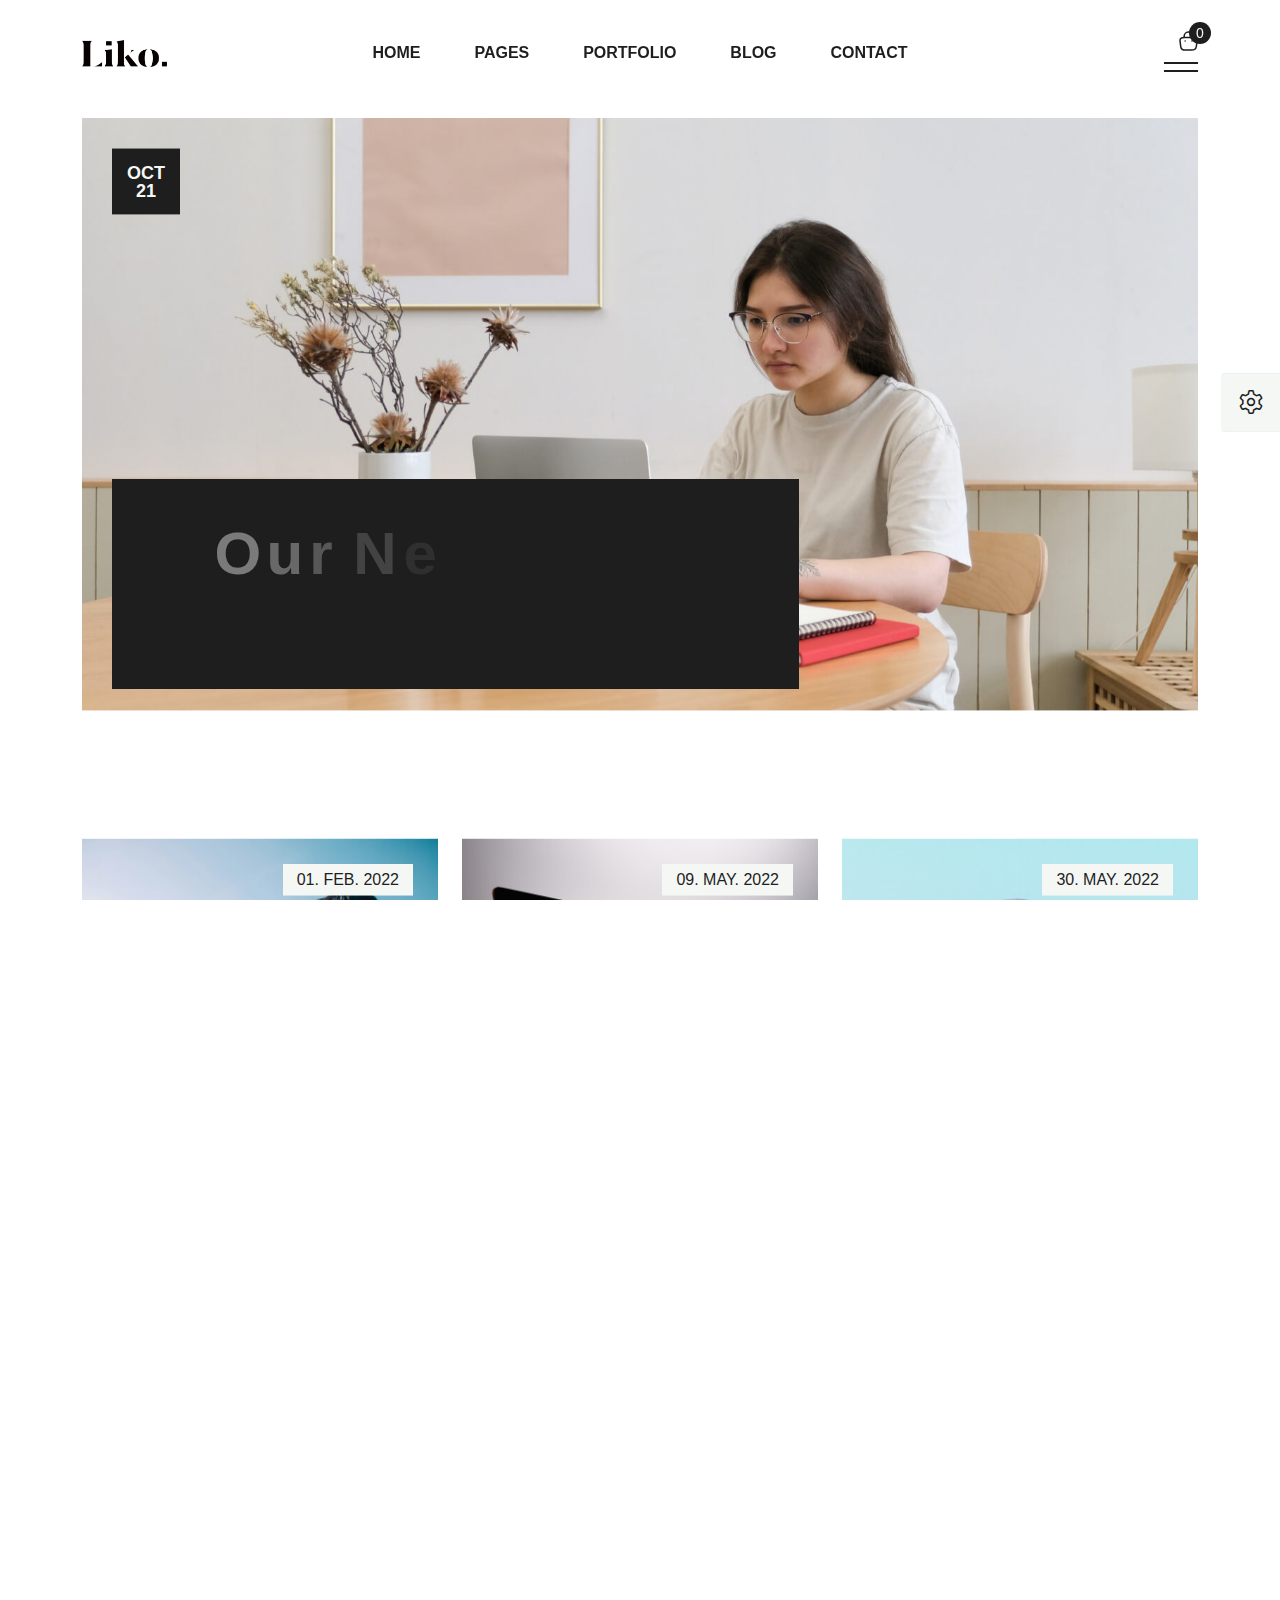
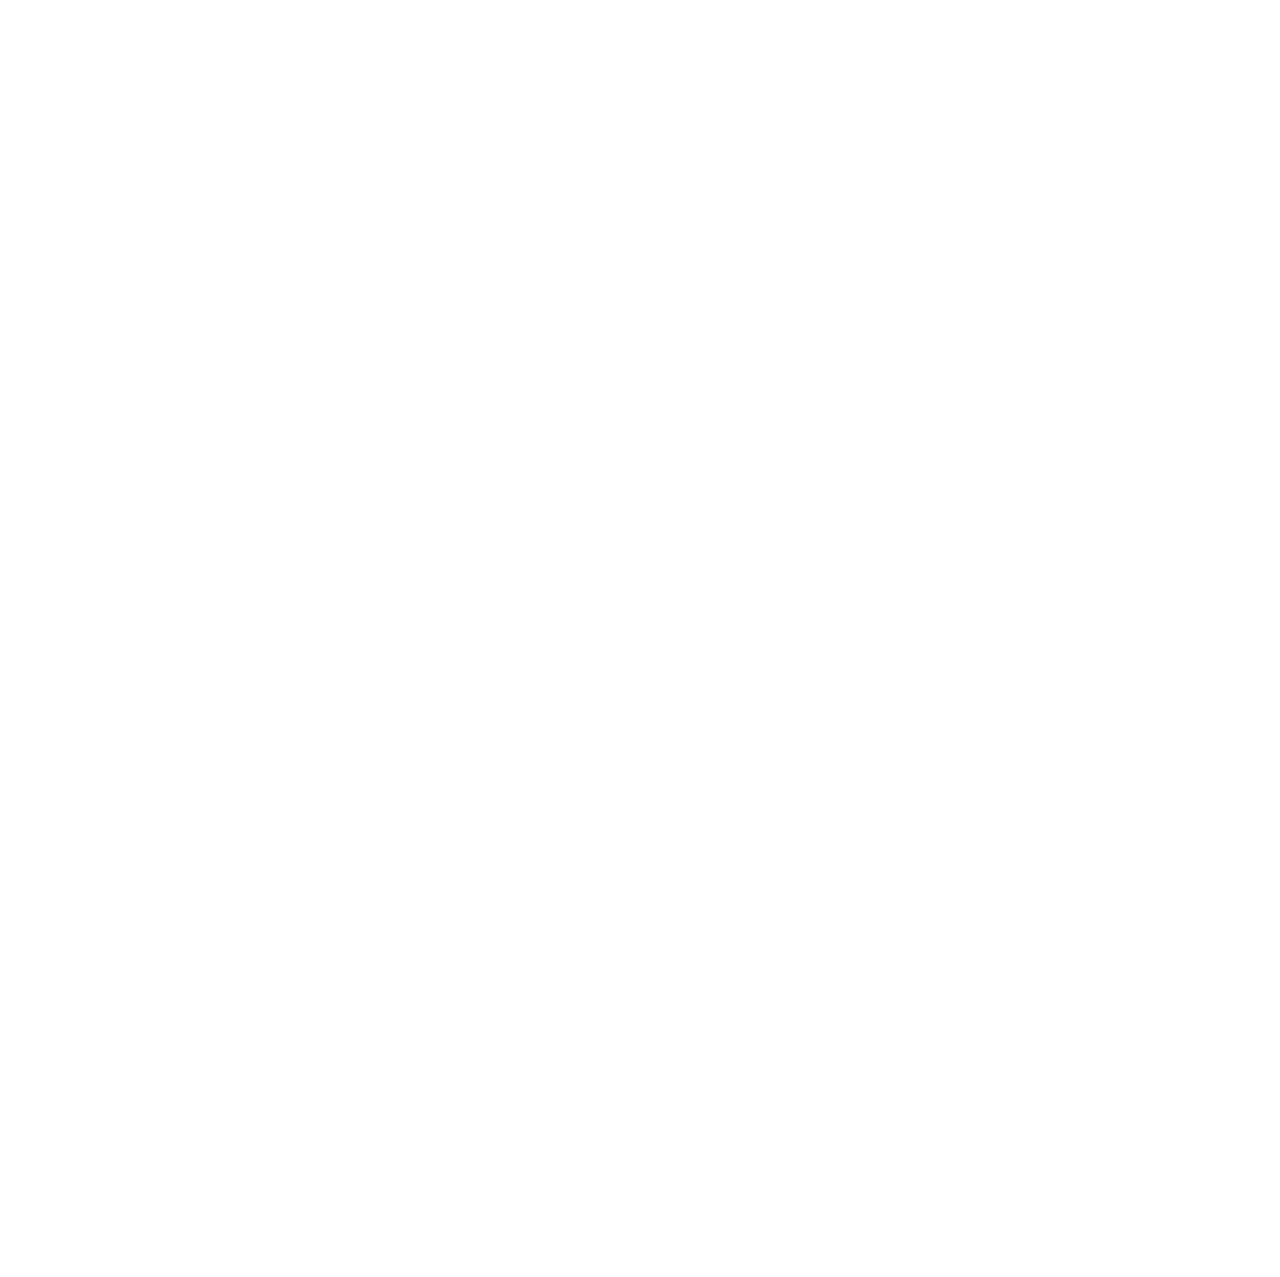
<file: blog-modern.html>
<!doctype html>
<html class="no-js" lang="zxx">

<head>
   <meta charset="utf-8">
   <meta http-equiv="x-ua-compatible" content="ie=edge">
   <title>Liko - Creative agency & portfolio HTML Template</title>
   <meta name="description" content="">
   <meta name="viewport" content="width=device-width, initial-scale=1">

   <!-- Place favicon.ico in the root directory -->
   <link rel="shortcut icon" type="image/x-icon" href="assets/img/favicon.png">

   <!-- CSS here -->
   <link rel="stylesheet" href="assets/css/bootstrap.css">
   <link rel="stylesheet" href="assets/css/animate.css">
   <link rel="stylesheet" href="assets/css/swiper-bundle.css">
   <link rel="stylesheet" href="assets/css/slick.css">
   <link rel="stylesheet" href="assets/css/magnific-popup.css">
   <link rel="stylesheet" href="assets/css/font-awesome-pro.css">
   <link rel="stylesheet" href="assets/css/spacing.css">
   <link rel="stylesheet" href="assets/css/custom-animation.css">
   <link rel="stylesheet" href="assets/css/main.css">
</head>

<body>

   <!--[if lte IE 9]>
      <p class="browserupgrade">You are using an <strong>outdated</strong> browser. Please <a href="https://browsehappy.com/">upgrade your browser</a> to improve your experience and security.</p>
      <![endif]-->

   <!-- pre loader area start -->
   <div id="loading" class="preloader-wrap">
      <div class="preloader-2 text-center">
         <span class="line line-1"></span>
         <span class="line line-2"></span>
         <span class="line line-3"></span>
         <span class="line line-4"></span>
         <span class="line line-5"></span>
         <span class="line line-6"></span>
         <span class="line line-7"></span>
         <span class="line line-8"></span>
         <span class="line line-9"></span>
         <div class="loader-text">Loading ...</div>
      </div>
   </div>
   <!-- pre loader area end -->

   <!-- back to top start -->
   <div class="back-to-top-wrapper">
      <button id="back_to_top" type="button" class="back-to-top-btn">
         <svg width="12" height="7" viewBox="0 0 12 7" fill="none" xmlns="http://www.w3.org/2000/svg">
            <path d="M11 6L6 1L1 6" stroke="currentColor" stroke-width="1.5" stroke-linecap="round"
               stroke-linejoin="round" />
         </svg>
      </button>
   </div>
   <!-- back to top end -->

   <!-- tp-offcanvus-area-end -->
   <div class="tp-offcanvas-area">
      <div class="tp-offcanvas-wrapper">
         <div class="tp-offcanvas-top d-flex align-items-center justify-content-between">
            <div class="tp-offcanvas-logo">
               <a href="index.html">
                  <img class="logo-1" src="assets/img/logo/logo.png" alt="">
                  <img class="logo-2" src="assets/img/logo/logo-white.png" alt="">
               </a>
            </div>
            <div class="tp-offcanvas-close">
               <button class="tp-offcanvas-close-btn">
                  <svg width="37" height="38" viewBox="0 0 37 38" fill="none" xmlns="http://www.w3.org/2000/svg">
                     <path d="M9.19141 9.80762L27.5762 28.1924" stroke="currentColor" stroke-width="1.5"
                        stroke-linecap="round" stroke-linejoin="round" />
                     <path d="M9.19141 28.1924L27.5762 9.80761" stroke="currentColor" stroke-width="1.5"
                        stroke-linecap="round" stroke-linejoin="round" />
                  </svg>
               </button>
            </div>
         </div>
         <div class="tp-offcanvas-main">
            <div class="tp-offcanvas-content">
               <h3 class="tp-offcanvas-title">Hello There!</h3>
               <p>Lorem ipsum dolor sit amet, consectetur adipiscing elit, </p>
            </div>
            <div class="tp-main-menu-mobile d-xl-none"></div>
            <div class="tp-offcanvas-gallery">
               <div class="row gx-2">
                  <div class="col-md-3 col-3">
                     <div class="tp-offcanvas-gallery-img fix">
                        <a href="#"><img src="assets/img/menu/offcanvas/offcanvas-1.jpg" alt=""></a>
                     </div>
                  </div>
                  <div class="col-md-3 col-3">
                     <div class="tp-offcanvas-gallery-img fix">
                        <a href="#"><img src="assets/img/menu/offcanvas/offcanvas-2.jpg" alt=""></a>
                     </div>
                  </div>
                  <div class="col-md-3 col-3">
                     <div class="tp-offcanvas-gallery-img fix">
                        <a href="#"><img src="assets/img/menu/offcanvas/offcanvas-3.jpg" alt=""></a>
                     </div>
                  </div>
                  <div class="col-md-3 col-3">
                     <div class="tp-offcanvas-gallery-img fix">
                        <a href="#"><img src="assets/img/menu/offcanvas/offcanvas-4.jpg" alt=""></a>
                     </div>
                  </div>
               </div>
            </div>
            <div class="tp-offcanvas-contact">
               <h3 class="tp-offcanvas-title sm">Information</h3>

               <ul>
                  <li><a href="tel:1245654">+ 4 20 7700 1007</a></li>
                  <li><a href="mailto:hello@diego.com">hello@diego.com</a></li>
                  <li><a href="#">Avenue de Roma 158b, Lisboa</a></li>
               </ul>
            </div>
            <div class="tp-offcanvas-social">
               <h3 class="tp-offcanvas-title sm">Follow Us</h3>
               <ul>
                  <li>
                     <a href="#">
                        <svg width="16" height="16" viewBox="0 0 16 16" fill="none" xmlns="http://www.w3.org/2000/svg">
                           <path
                              d="M11.25 1.5H4.75C2.95507 1.5 1.5 2.95507 1.5 4.75V11.25C1.5 13.0449 2.95507 14.5 4.75 14.5H11.25C13.0449 14.5 14.5 13.0449 14.5 11.25V4.75C14.5 2.95507 13.0449 1.5 11.25 1.5Z"
                              stroke="currentColor" stroke-width="1.5" stroke-linecap="round" stroke-linejoin="round" />
                           <path
                              d="M10.6016 7.5907C10.6818 8.13166 10.5894 8.68414 10.3375 9.16955C10.0856 9.65497 9.68711 10.0486 9.19862 10.2945C8.71014 10.5404 8.15656 10.6259 7.61663 10.5391C7.0767 10.4522 6.57791 10.1972 6.19121 9.81055C5.80451 9.42385 5.54959 8.92506 5.46271 8.38513C5.37583 7.8452 5.46141 7.29163 5.70728 6.80314C5.95315 6.31465 6.34679 5.91613 6.83221 5.66425C7.31763 5.41238 7.87011 5.31998 8.41107 5.4002C8.96287 5.48202 9.47372 5.73915 9.86817 6.1336C10.2626 6.52804 10.5197 7.0389 10.6016 7.5907Z"
                              stroke="currentColor" stroke-width="1.5" stroke-linecap="round" stroke-linejoin="round" />
                           <path d="M11.5742 4.42578H11.5842" stroke="currentColor" stroke-width="1.5"
                              stroke-linecap="round" stroke-linejoin="round" />
                        </svg>
                     </a>
                  </li>
                  <li>
                     <a href="#">
                        <svg width="18" height="18" viewBox="0 0 18 18" fill="none" xmlns="http://www.w3.org/2000/svg">
                           <path
                              d="M2.50589 12.7494C4.57662 16.336 9.16278 17.5648 12.7494 15.4941C14.2113 14.65 15.2816 13.388 15.8962 11.9461C16.7895 9.85066 16.7208 7.37526 15.4941 5.25063C14.2674 3.12599 12.1581 1.82872 9.89669 1.55462C8.34063 1.366 6.71259 1.66183 5.25063 2.50589C1.66403 4.57662 0.435172 9.16278 2.50589 12.7494Z"
                              stroke="currentColor" stroke-width="1.5" />
                           <path
                              d="M12.7127 15.4292C12.7127 15.4292 12.0086 10.4867 10.5011 7.87559C8.99362 5.26451 5.28935 2.57155 5.28935 2.57155M5.68449 15.6124C6.79553 12.2606 12.34 8.54524 16.3975 9.43537M12.311 2.4082C11.1953 5.72344 5.75732 9.38453 1.71875 8.58915"
                              stroke="currentColor" stroke-width="1.5" stroke-linecap="round" />
                        </svg>
                     </a>
                  </li>
                  <li>
                     <a href="#">
                        <svg width="18" height="11" viewBox="0 0 18 11" fill="none" xmlns="http://www.w3.org/2000/svg">
                           <path
                              d="M1 5.5715H6.33342C7.62867 5.5715 8.61917 6.56199 8.61917 7.85725C8.61917 9.15251 7.62867 10.143 6.33342 10.143H1.76192C1.30477 10.143 1 9.83823 1 9.38108V1.76192C1 1.30477 1.30477 1 1.76192 1H5.5715C6.86676 1 7.85725 1.99049 7.85725 3.28575C7.85725 4.58101 6.86676 5.5715 5.5715 5.5715H1Z"
                              stroke="currentColor" stroke-width="1.5" stroke-miterlimit="10" />
                           <path
                              d="M10.9062 7.09454H17.0016C17.0016 5.41832 15.6301 4.04688 13.9539 4.04688C12.2777 4.04688 10.9062 5.41832 10.9062 7.09454ZM10.9062 7.09454C10.9062 8.77076 12.2777 10.1422 13.9539 10.1422H15.2492"
                              stroke="currentColor" stroke-width="1.5" stroke-miterlimit="10" stroke-linecap="round"
                              stroke-linejoin="round" />
                           <path d="M16.1125 1.44434H11.668" stroke="currentColor" stroke-width="1.2"
                              stroke-miterlimit="10" stroke-linecap="round" stroke-linejoin="round" />
                        </svg>
                     </a>
                  </li>
                  <li>
                     <a href="#">
                        <svg width="18" height="14" viewBox="0 0 18 14" fill="none" xmlns="http://www.w3.org/2000/svg">
                           <path
                              d="M12.75 13H5.25C3 13 1.5 11.5 1.5 9.25V4.75C1.5 2.5 3 1 5.25 1H12.75C15 1 16.5 2.5 16.5 4.75V9.25C16.5 11.5 15 13 12.75 13Z"
                              stroke="currentColor" stroke-width="1.5" stroke-miterlimit="10" stroke-linecap="round"
                              stroke-linejoin="round" />
                           <path
                              d="M8.70676 5.14837L10.8006 6.40465C11.5543 6.90716 11.5543 7.66093 10.8006 8.16344L8.70676 9.41972C7.86923 9.92224 7.19922 9.50348 7.19922 8.5822V6.06964C7.19922 4.98086 7.86923 4.64585 8.70676 5.14837Z"
                              fill="currentColor" />
                        </svg>
                     </a>
                  </li>
               </ul>
            </div>
         </div>
      </div>
   </div>
   <div class="body-overlay"></div>
   <!-- tp-offcanvus-area-end -->

   <!-- cart mini area start -->
   <div class="cartmini__area">
      <div class="cartmini__wrapper d-flex justify-content-between flex-column">
            <div class="cartmini__top-wrapper">
               <div class="cartmini__top p-relative">
                  <div class="cartmini__top-title">
                        <h4>Shopping cart</h4>
                  </div>
                  <div class="cartmini__close">
                        <button type="button" class="cartmini__close-btn cartmini-close-btn"><i class="fal fa-times"></i></button>
                  </div>
               </div>
               <div class="cartmini__shipping">
               <p> Free Shipping for all orders over <span>$50</span></p>
               <div class="progress">
                  <div class="progress-bar progress-bar-striped progress-bar-animated" role="progressbar" data-width="70%" aria-valuenow="70" aria-valuemin="0" aria-valuemax="100"></div>
                  </div>                   
               </div>
               <div class="cartmini__widget">
                  <div class="cartmini__widget-item">
                        <div class="cartmini__thumb">
                        <a href="shop-details.html">
                           <img src="assets/img/inner-blog/blog-sidebar/rc-post/rc-1.jpg" alt="">
                        </a>
                        </div>
                        <div class="cartmini__content">
                        <h5 class="cartmini__title"><a href="shop-details.html">Level Bolt Smart Lock</a></h5>
                        <div class="cartmini__price-wrapper">
                           <span class="cartmini__price">$46.00</span>
                           <span class="cartmini__quantity">x2</span>
                        </div>
                        </div>
                        <a href="#" class="cartmini__del"><i class="fa-regular fa-xmark"></i></a>
                  </div>
               </div>
            </div>
            <div class="cartmini__checkout">
               <div class="cartmini__checkout-title mb-30">
                  <h4>Subtotal:</h4>
                  <span>$113.00</span>
               </div>
               <div class="cartmini__checkout-btn">
                  <a href="cart.html" class="tp-btn-black-2 text-center mb-10 w-100"> view cart</a>
                  <a href="checkout.html" class="tp-btn-black-2 text-center w-100"> checkout</a>
               </div>
            </div>
      </div>
   </div>
   <!-- cart mini area end -->

   <header class="tp-header-height z-index-5">

      <!-- header top area start -->
      <div id="header-sticky" class="tp-inner-header-area tp-inner-header-style-2 tp-inner-header-mob-space">
         <div class="container container-1800">
            <div class="row align-items-center">
               <div class="col-xl-2 col-lg-6 col-md-6 col-6">
                  <div class="tp-inner-header-logo tp-header-logo">
                     <a class="logo-1" href="index.html"><img src="assets/img/logo/logo.png" alt=""></a>
                     <a class="logo-2" href="index.html"><img src="assets/img/logo/logo-white.png" alt=""></a>
                  </div>
               </div>
               <div class="col-xl-8 col-lg-8 d-none d-xl-block">
                  <div class="tp-inner-header-right-wrap text-center">
                     <div class="tp-inner-header-menu header-main-menu">
                        <nav class="tp-main-menu-content">
                           <ul>
                              <li class="has-dropdown">
                                 <a href="index.html">Home</a>
                                 <div class="tp-submenu submenu tp-mega-menu">
                                    <div class="tp-menu-fullwidth">
                                       <div class="tp-homemenu-wrapper">
                                          <div class="row gx-25 row-cols-xl-6 row-cols-lg-2 row-cols-md-2 row-cols-1">
                                             <div class="col homemenu">
                                                <div class="homemenu-thumb-wrap mb-20">
                                                   <div class="homemenu-thumb fix">
                                                      <a href="index.html"><img
                                                            src="assets/img/menu/white-version/home-1.jpg" alt=""></a>
                                                   </div>
                                                </div>
                                                <div class="homemenu-content text-center">
                                                   <h4 class="homemenu-title">
                                                      <a href="index.html">MAIN HOME</a>
                                                   </h4>
                                                </div>
                                             </div>
                                             <div class="col homemenu">
                                                <div class="homemenu-thumb-wrap mb-20">
                                                   <div class="homemenu-thumb fix">
                                                      <a href="index-2.html"><img
                                                            src="assets/img/menu/white-version/home-2.jpg" alt=""></a>
                                                   </div>
                                                </div>
                                                <div class="homemenu-content text-center">
                                                   <h4 class="homemenu-title">
                                                      <a href="index-2.html">Fashion STUDIO</a>
                                                   </h4>
                                                </div>
                                             </div>
                                             <div class="col homemenu">
                                                <div class="homemenu-thumb-wrap mb-20">
                                                   <div class="homemenu-thumb fix">
                                                      <a href="index-4.html"><img
                                                            src="assets/img/menu/white-version/home-3.jpg" alt=""></a>
                                                   </div>
                                                </div>
                                                <div class="homemenu-content text-center">
                                                   <h4 class="homemenu-title">
                                                      <a href="index-4.html">CREATIVE AGENCY</a>
                                                   </h4>
                                                </div>
                                             </div>
                                             <div class="col homemenu">
                                                <div class="homemenu-thumb-wrap mb-20">
                                                   <div class="homemenu-thumb fix">
                                                      <a href="index-3.html"><img
                                                            src="assets/img/menu/white-version/home-4.jpg" alt=""></a>
                                                   </div>
                                                </div>
                                                <div class="homemenu-content text-center">
                                                   <h4 class="homemenu-title">
                                                      <a href="index-3.html">Digital Agency</a>
                                                   </h4>
                                                </div>
                                             </div>
                                             <div class="col homemenu">
                                                <div class="homemenu-thumb-wrap mb-20">
                                                   <div class="homemenu-thumb fix">
                                                      <a href="index-5.html"><img
                                                            src="assets/img/menu/white-version/home-5.jpg" alt=""></a>
                                                   </div>
                                                </div>
                                                <div class="homemenu-content text-center">
                                                   <h4 class="homemenu-title">
                                                      <a href="index-5.html">DESIGN STUDIO</a>
                                                   </h4>
                                                </div>
                                             </div>
                                             <div class="col homemenu">
                                                <div class="homemenu-thumb-wrap mb-20">
                                                   <div class="homemenu-thumb fix">
                                                      <a href="index-shop.html"><img
                                                            src="assets/img/menu/white-version/home-6.jpg" alt=""></a>
                                                   </div>
                                                </div>
                                                <div class="homemenu-content text-center">
                                                   <h4 class="homemenu-title">
                                                      <a href="index-shop.html">Minimal Shop</a>
                                                   </h4>
                                                </div>
                                             </div>
                                             <div class="col homemenu">
                                                <div class="homemenu-thumb-wrap mb-20">
                                                   <div class="homemenu-thumb fix">
                                                      <a href="index-8.html"><img
                                                            src="assets/img/menu/white-version/home-7.jpg" alt=""></a>
                                                   </div>
                                                </div>
                                                <div class="homemenu-content text-center">
                                                   <h4 class="homemenu-title">
                                                      <a href="index-8.html">DESIGN STUDIO</a>
                                                   </h4>
                                                </div>
                                             </div>
                                             <div class="col homemenu">
                                                <div class="homemenu-thumb-wrap mb-20">
                                                   <div class="homemenu-thumb fix">
                                                      <a href="index-9.html"><img
                                                            src="assets/img/menu/white-version/home-8.jpg" alt=""></a>
                                                   </div>
                                                </div>
                                                <div class="homemenu-content text-center">
                                                   <h4 class="homemenu-title">
                                                      <a href="index-9.html">showcase carousel</a>
                                                   </h4>
                                                </div>
                                             </div>
                                             <div class="col homemenu">
                                                <div class="homemenu-thumb-wrap mb-20">
                                                   <div class="homemenu-thumb fix">
                                                      <a href="index-10.html"><img
                                                            src="assets/img/menu/white-version/home-9.jpg" alt=""></a>
                                                   </div>
                                                </div>
                                                <div class="homemenu-content text-center">
                                                   <h4 class="homemenu-title">
                                                      <a href="index-10.html">INTERACTIVE LINKS</a>
                                                   </h4>
                                                </div>
                                             </div>
                                             <div class="col homemenu">
                                                <div class="homemenu-thumb-wrap mb-20">
                                                   <div class="homemenu-thumb fix">
                                                      <a href="index-11.html"><img
                                                            src="assets/img/menu/white-version/home-10.jpg" alt=""></a>
                                                   </div>
                                                </div>
                                                <div class="homemenu-content text-center">
                                                   <h4 class="homemenu-title">
                                                      <a href="index-11.html">wrapper slider</a>
                                                   </h4>
                                                </div>
                                             </div>
                                             <div class="col homemenu">
                                                <div class="homemenu-thumb-wrap mb-20">
                                                   <div class="homemenu-thumb fix">
                                                      <a href="portfolio-showcase-2.html"><img
                                                            src="assets/img/menu/white-version/home-11.jpg" alt=""></a>
                                                   </div>
                                                </div>
                                                <div class="homemenu-content text-center">
                                                   <h4 class="homemenu-title">
                                                      <a href="portfolio-showcase-2.html">showcase parallax</a>
                                                   </h4>
                                                </div>
                                             </div>
                                             <div class="col homemenu">
                                                <div class="homemenu-thumb-wrap mb-20">
                                                   <div class="homemenu-thumb fix">
                                                      <a href="index-12.html"><img
                                                            src="assets/img/menu/white-version/home-12.jpg" alt=""></a>
                                                   </div>
                                                </div>
                                                <div class="homemenu-content text-center">
                                                   <h4 class="homemenu-title">
                                                      <a href="index-12.html">horizontal</a>
                                                   </h4>
                                                </div>
                                             </div>
                                          </div>
                                       </div>
                                    </div>
                                 </div>
                              </li>
                              <li class="has-dropdown">
                                 <a href="#">Pages</a>
                                 <div class="tp-submenu submenu tp-mega-menu">
                                    <div class="tp-megamenu-wrapper">
                                       <div class="row gx-50">
                                          <div class="col-xl-8">
                                             <div class="tp-megamenu-list-box">
                                                <div class="row gx-50">
                                                   <div class="col-xl-8">
                                                      <div class="tp-megamenu-list">
                                                         <h4 class="tp-megamenu-title">LIST TYPES</h4>
                                                         <div class="tp-megamenu-list-wrap">
                                                            <ul>
                                                               <li><a href="about-us.html">ABOUT US</a></li>
                                                               <li><a href="faq.html">FAQ Page</a></li>
                                                               <li><a href="about-me.html">ABOUT ME</a></li>
                                                               <li><a href="price.html">Pricing</a></li>
                                                               <li><a href="team.html">Team Page</a></li>
                                                               <li><a href="brand.html">OUR CLIENTS</a></li>
                                                               <li><a href="team-details.html">Team Datails</a></li>
                                                               <li><a href="register.html">Register</a></li>
                                                               <li><a href="service.html">OUR SERVICES</a></li>
                                                               <li><a href="login.html">LogIn</a></li>
                                                               <li><a href="service-details.html">SERVICES DETAILS</a></li>
                                                               <li><a href="error.html">ERROR PAGE</a></li>
                                                            </ul>
                                                         </div>
                                                      </div>
                                                   </div>
                                                   <div class="col-xl-4">
                                                      <div class="tp-megamenu-list tp-megamenu-list-2">
                                                         <h4 class="tp-megamenu-title">Shop Page</h4>
                                                         <div class="tp-megamenu-list-wrap">
                                                            <ul>
                                                               <li><a href="shop-sidebar.html">Shop Page</a></li>
                                                               <li><a href="shop-details.html">shop details one</a></li>
                                                               <li><a href="shop-details-2.html">shop details TWO</a></li>
                                                               <li><a href="myaccount.html">my account</a></li>
                                                               <li><a href="cart.html">cart</a></li>
                                                               <li><a href="checkout.html">Checkout</a></li>
                                                               <li><a href="wishlist.html">Wishlist</a></li>
                                                            </ul>
                                                         </div>
                                                      </div>
                                                   </div>
                                                </div>
                                             </div>
                                          </div>
                                          <div class="col-xl-4">
                                             <div class="tp-megamenu-shop-style">
                                                <div class="tp-shop-banner-left p-relative">
                                                   <div class="tp-shop-banner-thumb">
                                                      <img src="assets/img/menu/shop-menu/banner-1.jpg" alt="">
                                                   </div>
                                                   <div class="tp-shop-banner-content">
                                                      <h4 class="tp-shop-banner-title">Sale</h4>
                                                      <span>20% Off all Shoes</span>
                                                      <a class="tp-shop-btn" href="shop-details.html">Shop Now</a>
                                                   </div>
                                                </div>
                                             </div>
                                          </div>
                                       </div>
                                    </div>
                                 </div>
                              </li>
                              <li class="has-dropdown">
                                 <a href="portfolio-random.html">Portfolio</a>
                                 <div class="tp-submenu submenu tp-mega-menu">
                                    <div class="tp-menu-fullwidth">
                                       <div class="tp-megamenu-portfolio p-relative">
                                          <div class="tp-megamenu-portfolio-banner">
                                             <img src="assets/img/menu/portfolio-menu/portfolio.png" alt="">
                                          </div>
                                          <div class="row gx-50">
                                             <div class="col-xxl-9 col-xl-10">
                                                <div class="tp-megamenu-list-box">
                                                   <div class="row gx-50">
                                                      <div class="col-xxl-5 col-xl-6">
                                                         <div class="tp-megamenu-list">
                                                            <h4 class="tp-megamenu-title">PORTFOLIO LIST</h4>
                                                            <div class="tp-megamenu-list-wrap tp-portfolio-menu-style">
                                                               <div class="row">
                                                                  <div class="col-lg-6">
                                                                     <ul>
                                                                        <li><a href="portfolio-standard.html">Standerd</a></li>
                                                                        <li><a href="index-10.html">Interactive</a></li>
                                                                        <li><a href="portfolio-random.html">random</a></li>
                                                                        <li><a href="portfolio-showcase-2.html">showcase parallax</a></li>
                                                                        <li><a href="portfolio-masonary.html">Masonry random</a></li>
                                                                        <li><a href="index-12.html">Vertical Carousel</a></li>
                                                                        <li><a href="portfolio-wrapper.html">wrapper</a></li>
                                                                     </ul>
                                                                  </div>
                                                                  <div class="col-lg-6">
                                                                     <ul>
                                                                        <li><a href="portfolio-showcase-1.html">horizontal</a></li>
                                                                        <li><a href="index-7.html">Image Slider</a></li>
                                                                        <li><a href="index-11.html">wrapper Slider</a></li>
                                                                        <li><a href="portfolio-showcase-1.html">parallax showcase</a></li>
                                                                     <li><a href="index-9.html">Perspective Slider</a></li>
                                                                     </ul>
                                                                  </div>
                                                               </div>
                                                            </div>
                                                         </div>
                                                      </div>
                                                      <div class="col-xxl-3 col-xl-3">
                                                         <div class="tp-megamenu-list tp-megamenu-list-2 ml-20">
                                                            <h4 class="tp-megamenu-title">List Layouts</h4>
                                                            <div class="tp-megamenu-list-wrap">
                                                               <ul>
                                                                  <li><a href="portfolio-grid-col-2.html">two-columns</a></li>
                                                                  <li><a href="portfolio-grid-col-3.html">three-columns</a></li>
                                                                  <li><a href="portfolio-grid-col-3-fullwidth.html">three-columns Wide</a></li>
                                                                  <li><a href="portfolio-grid-col-4.html">four-columns</a></li>
                                                                  <li><a href="portfolio-grid-col-4-fullwidth.html">four-columns Wide</a></li>
                                                               </ul>
                                                            </div>
                                                         </div>
                                                      </div>
                                                      <div class="col-xxl-3 col-xl-3">
                                                         <div class="tp-megamenu-list tp-megamenu-list-2 ml-20">
                                                            <h4 class="tp-megamenu-title">PORTFOLIO SINGLES</h4>
                                                            <div class="tp-megamenu-list-wrap">
                                                               <ul>
                                                                  <li><a href="portfolio-showcase-2-details.html">Creative</a></li>
                                                                  <li><a href="portfolio-details-1.html">images Small</a></li>
                                                                  <li><a href="portfolio-details-2.html">Sliding</a></li>
                                                                  <li><a href="portfolio-details-comparison.html">Image Comparison</a></li>
                                                                  <li><a href="portfolio-details-video.html">Video</a></li>
                                                                  <li><a href="portfolio-custom-light.html">CUSTOM LIGHT</a></li>
                                                                  <li><a href="portfolio-showcase-details.html">Gallery</a></li>
                                                                  <li><a href="portfolio-details-3.html">Mockups</a></li>
                                                               </ul>
                                                            </div>
                                                         </div>
                                                      </div>
                                                   </div>
                                                </div>
                                             </div>
                                             <div class="col-xxl-3 col-xl-3 d-none d-xxl-block">
                                                <div class="tp-megamenu-portfolio-text">
                                                   <h4>60+</h4>
                                                   <span>Pre-built demo home page</span>
                                                </div>
                                             </div>
                                          </div>
                                       </div>
                                    </div>
                                 </div>
                              </li>
                              <li class="has-dropdown">
                                 <a href="blog-list.html">Blog</a>
                                 <ul class="tp-submenu submenu">
                                    <li><a href="blog-modern.html">Modern</a></li>
                                    <li><a href="blog-classic.html">Classic Sidebar</a></li>
                                    <li><a href="blog-list.html">Minimal List</a></li>
                                    <li><a href="blog-details.html">Post Single</a></li>
                                    <li><a href="blog-details-without-sidebar.html">Post Without Sidebar</a></li>
                                 </ul>
                              </li>
                              <li class="has-dropdown">
                                 <a href="contact.html">Contact</a>
                                 <ul class="tp-submenu submenu">
                                    <li><a href="contact-2.html">Contact</a></li>
                                    <li><a href="contact.html">Get IN touch</a></li>
                                 </ul>
                              </li>
                           </ul>
                        </nav>
                     </div>
                  </div>
               </div>
               <div class="col-xl-2 col-lg-6 col-md-6 col-6">
                  <div class="tp-inner-header-right-action text-end">
                     <ul>
                        <li>
                           <div class="tp-inner-cart">
                              <a class="cartmini-open-btn" href="javascript:void(0)">
                                 <span class="p-relative">
                                    <svg width="19" height="20" viewBox="0 0 19 20" fill="none" xmlns="http://www.w3.org/2000/svg">
                                       <path d="M5.14313 6.09765V5.22429C5.14313 3.19845 6.90815 1.20862 9.10223 1.01955C11.7156 0.785448 13.9195 2.68524 13.9195 5.05322V6.29573" stroke="currentcolor" stroke-width="1.5" stroke-miterlimit="10" stroke-linecap="round" stroke-linejoin="round"/>
                                       <path d="M6.60789 19H12.4588C16.3789 19 17.081 17.5504 17.2858 15.7857L18.0171 10.3834C18.2804 8.18652 17.5978 6.39478 13.4339 6.39478H5.63274C1.46885 6.39478 0.786251 8.18652 1.04954 10.3834L1.7809 15.7857C1.98568 17.5504 2.68779 19 6.60789 19Z" stroke="currentcolor" stroke-width="1.5" stroke-miterlimit="10" stroke-linecap="round" stroke-linejoin="round"/>
                                       <path d="M12.9417 9.99608H12.9504" stroke="currentcolor" stroke-width="1.5" stroke-linecap="round" stroke-linejoin="round"/>
                                       <path d="M6.11306 9.99608H6.12182" stroke="currentcolor" stroke-width="1.5" stroke-linecap="round" stroke-linejoin="round"/>
                                    </svg>
                                    <i>0</i>
                                 </span>
                              </a>
                           </div>
                        </li>
                        <li>
                           <div class="tp-inner-bar">
                              <button class="tp-offcanvas-open-btn">
                                 <span>
                                    <svg width="34" height="10" viewBox="0 0 34 10" fill="none" xmlns="http://www.w3.org/2000/svg">
                                       <rect y="0.00012207" width="34" height="2" fill="currentcolor"/>
                                       <rect y="8.00012" width="34" height="2" fill="currentcolor"/>
                                    </svg>                                          
                                 </span>
                              </button>
                           </div>
                        </li>
                     </ul>
                  </div>
               </div>
            </div>
         </div>
      </div>
      <!-- header top area end -->

   </header>

   <div id="smooth-wrapper">
      <div id="smooth-content">

         <main>

            <div class="tp-blog-standard-area pt-170">
               <div class="container container-1500">
                  <div class="row">
                     <div class="col-xl-12">
                        <div class="tp-blog-standard-thumb-box p-relative">
                           <img data-speed=".8" src="assets/img/inner-blog/blog-standard/blog-1.jpg" alt="">
                           <div class="tp-blog-standard-title-box d-none d-sm-block">
                              <h4 class="tp-blog-standard-title tp-char-animation">Our New Projects With <br> Local Community</h4>
                           </div>
                           <div class="tp-blog-standard-meta d-none d-sm-block">
                              <span>
                                 OCT <br> 21
                              </span>
                           </div>
                        </div>
                     </div>
                  </div>
               </div>
            </div>

            <div class="blog-details-realated-area pt-120 pb-70">
               <div class="container">
                  <div class="row">
                     <div class="col-xl-4 col-lg-6 col-md-6 mb-50">
                        <div class="tp-blog-item">
                           <div class="tp-blog-thumb fix p-relative">
                              <img src="assets/img/inner-blog/blog-standard/blog-2.jpg" alt="">
                              <div class="tp-blog-meta">
                                 <span>01. FEB. 2022</span>
                              </div>
                           </div>
                           <div class="tp-blog-content">
                              <span>Marketing / Strategy</span>
                              <h4 class="tp-blog-title-sm"><a href="blog-details.html">Future Business Ideas.</a></h4>
                           </div>
                        </div>
                     </div>
                     <div class="col-xl-4 col-lg-6 col-md-6 mb-50">
                        <div class="tp-blog-item">
                           <div class="tp-blog-thumb fix p-relative">
                              <img src="assets/img/inner-blog/blog-standard/blog-3.jpg" alt="">
                              <div class="tp-blog-meta">
                                 <span>09. MAY. 2022</span>
                              </div>
                           </div>
                           <div class="tp-blog-content">
                              <span>Branding / Creative</span>
                              <h4 class="tp-blog-title-sm"><a href="blog-details.html">Start Unique Experience.</a></h4>
                           </div>
                        </div>
                     </div>
                     <div class="col-xl-4 col-lg-6 col-md-6 mb-50">
                        <div class="tp-blog-item">
                           <div class="tp-blog-thumb fix p-relative">
                              <img src="assets/img/inner-blog/blog-standard/blog-4.jpg" alt="">
                              <div class="tp-blog-meta">
                                 <span>30. MAY. 2022</span>
                              </div>
                           </div>
                           <div class="tp-blog-content">
                              <span>Marketing / Strategy</span>
                              <h4 class="tp-blog-title-sm"><a href="blog-details.html">Is It Time To Rebrand?</a></h4>
                           </div>
                        </div>
                     </div>
                     <div class="col-xl-4 col-lg-6 col-md-6 mb-50">
                        <div class="tp-blog-item">
                           <div class="tp-blog-thumb fix p-relative">
                              <img src="assets/img/inner-blog/blog-standard/blog-5.jpg" alt="">
                              <div class="tp-blog-meta">
                                 <span>01. APR. 2022</span>
                              </div>
                           </div>
                           <div class="tp-blog-content">
                              <span>Branding / Creative</span>
                              <h4 class="tp-blog-title-sm"><a href="blog-details.html">Setting up the creativity.</a></h4>
                           </div>
                        </div>
                     </div>
                     <div class="col-xl-4 col-lg-6 col-md-6 mb-50">
                        <div class="tp-blog-item">
                           <div class="tp-blog-thumb fix p-relative">
                              <img src="assets/img/inner-blog/blog-standard/blog-6.jpg" alt="">
                              <div class="tp-blog-meta">
                                 <span>09. MAY. 2022</span>
                              </div>
                           </div>
                           <div class="tp-blog-content">
                              <span>Marketing / Strategy</span>
                              <h4 class="tp-blog-title-sm"><a href="blog-details.html">Design to remember</a></h4>
                           </div>
                        </div>
                     </div>
                     <div class="col-xl-4 col-lg-6 col-md-6 mb-50">
                        <div class="tp-blog-item">
                           <div class="tp-blog-thumb fix p-relative">
                              <img src="assets/img/inner-blog/blog-standard/blog-7.jpg" alt="">
                              <div class="tp-blog-meta">
                                 <span>30. JUN. 2022</span>
                              </div>
                           </div>
                           <div class="tp-blog-content">
                              <span>Branding / Creative</span>
                              <h4 class="tp-blog-title-sm"><a href="blog-details.html">Endless Road Stories</a></h4>
                           </div>
                        </div>
                     </div>
                     <div class="col-12">
                        <div class="basic-pagination mt-40 text-center">
                           <nav>
                              <ul>
                                 <li>
                                    <a href="blog-modern.html">
                                       <span class="current">1</span>
                                    </a>
                                 </li>
                                 <li>
                                    <a href="blog-modern.html">
                                       <span>2</span>
                                    </a>
                                 </li>
                                 <li>
                                    <a href="blog-modern.html">
                                       <i class="fa-regular fa-arrow-right icon"></i>
                                    </a>
                                 </li>
                              </ul>
                           </nav>
                        </div>
                     </div>
                  </div>
               </div>
            </div>

            <!-- contact area start -->
            <div class="sv-big-text-area pb-80">
               <div class="container container-1530">
                  <div class="sv-small-text-box d-flex justify-content-between">
                     <span>DIGITAL DESIGN EXPERIENCE</span>
                     <span>CREATIVE STUDIO</span>
                  </div>
                  <div class="sv-big-text-box">
                     <h4 class="sv-big-text tp-char-animation"><a href="contact.html">Get in Touch</a></h4>
                  </div>
               </div>
            </div>
            <!-- contact area end -->

         </main>

         <footer>

            <!-- footer area start -->
            <div class="tp-footer-2-area black-bg pt-100 pb-25">
               <div class="container container-1480">
                  <div class="row">
                     <div class="col-xl-3 col-lg-4 col-md-6 mb-50">
                        <div class="tp-footer-2-widget footer-col-2-1">
                           <div class="tp-footer-2-widget-logo">
                              <a href="index.html"><img src="assets/img/logo/logo-white.png" alt=""></a>
                           </div>
                           <div class="tp-footer-2-widget-text">
                              <p>Drop us a line sed id semper <br> risus in hend rerit.</p>                         
                           </div>
                        </div>
                     </div>
                     <div class="col-xl-2 col-lg-3 col-md-6 mb-50">
                        <div class="tp-footer-2-widget footer-col-2-2">
                           <div class="tp-footer-2-widget-menu">
                              <h4 class="tp-footer-2-widget-title">Sitemap</h4>
                              <ul>
                                 <li><a href="index.html">Home</a></li>
                                 <li><a href="about-us.html">About</a></li>
                                 <li><a href="contact.html">Contact</a></li>
                                 <li><a href="blog-details.html">Blog</a></li>
                                 <li><a href="portfolio-details-1.html">Portfolio</a></li>
                              </ul>
                           </div>
                        </div>
                     </div>
                     <div class="col-xl-3 col-lg-5 col-md-6 mb-50">
                        <div class="tp-footer-2-widget footer-col-2-3">
                           <h4 class="tp-footer-2-widget-title">Office</h4>
                           <div class="tp-footer-2-contact-item">
                              <span><a href="https://www.google.com/maps/@23.8223596,90.3656686,15z?entry=ttu" target="_blank">740 NEW SOUTH HEAD RD, TRIPLE BAY SWFW 3108, NEW YORK</a></span>
                           </div>
                           <div class="tp-footer-2-contact-item">
                              <span><a href="tel:+725214456">P: + 725 214 456</a></span>
                           </div>
                           <div class="tp-footer-2-contact-item">
                              <span><a href="mailto:contact@liko.com">E: contact@liko.com</a></span>
                           </div>
                        </div>
                     </div>
                     <div class="col-xl-4 col-lg-5 col-md-6 mb-50">
                        <div class="tp-footer-2-widget footer-col-2-4">
                           <div class="tp-footer-2-widget-newslatter">
                              <h4 class="tp-footer-2-widget-title">Subscribe to our newsletter</h4>
                              <form action="#">
                                 <div class="tp-footer-2-input p-relative">
                                    <input type="text" placeholder="Enter your email...">
                                    <button>
                                       <svg width="16" height="17" viewBox="0 0 16 17" fill="none" xmlns="http://www.w3.org/2000/svg">
                                          <path d="M15.7767 8.06743C15.9198 8.21703 16 8.41908 16 8.62965C16 8.84022 15.9198 9.04228 15.7767 9.19189L8.92138 16.2938C8.77516 16.4386 8.58094 16.5198 8.37867 16.5206C8.27759 16.5201 8.17746 16.5002 8.08351 16.4614C7.94489 16.4012 7.8266 16.2996 7.74358 16.1697C7.66056 16.0398 7.61651 15.8873 7.61698 15.7316V9.41876H0.761697C0.559684 9.41876 0.365942 9.33563 0.223096 9.18764C0.0802502 9.03964 0 8.83894 0 8.62965C0 8.42038 0.0802502 8.21966 0.223096 8.07168C0.365942 7.92369 0.559684 7.84056 0.761697 7.84056H7.61698V1.52777C7.61651 1.37198 7.66056 1.21953 7.74358 1.08964C7.8266 0.959746 7.94489 0.858218 8.08351 0.797851C8.2242 0.741 8.37756 0.726577 8.52585 0.756252C8.67412 0.785926 8.81125 0.858486 8.92138 0.965535L15.7767 8.06743Z" fill="#F3F3F4"/>
                                       </svg>                                       
                                    </button>
                                 </div>
                              </form>
                           </div>
                        </div>
                     </div>
                  </div>
               </div>
            </div>
            <div class="tp-copyright-2-area tp-copyright-2-bdr-top black-bg">
               <div class="container container-1480">
                  <div class="row align-items-center">
                     <div class="col-xl-4 col-lg-5">
                        <div class="tp-copyright-2-left text-center text-lg-start">
                           <p>All rights reserved — 2024 © Themepure</p>
                        </div>
                     </div>
                     <div class="col-xl-8 col-lg-7">
                        <div class="tp-copyright-2-social text-center text-lg-end">
                           <a class="mb-10" href="#">Linkedin</a>
                           <a class="mb-10" href="#">Twitter</a>
                           <a class="mb-10" href="#">Instagram</a>
                        </div>
                     </div>
                  </div>
               </div>
            </div>
            <!-- footer area end -->

         </footer>
         
      </div>
   </div>
   


   <!-- JS here -->
   <script src="assets/js/vendor/jquery.js"></script>
   <script src="assets/js/bootstrap-bundle.js"></script>

   <script src="assets/js/gsap.js"></script>
   <script src="assets/js/gsap-scroll-to-plugin.js"></script>
   <script src="assets/js/gsap-scroll-smoother.js"></script>
   <script src="assets/js/gsap-scroll-trigger.js"></script>
   <script src="assets/js/gsap-split-text.js"></script>
   <script src="assets/js/chroma.min.js"></script>

   <script src='assets/js/three.js'></script>
   <script src='assets/js/tween-max.js'></script>
   <script src='assets/js/scroll-magic.js'></script>

   <script src="assets/js/range-slider.js"></script>
   <script src="assets/js/swiper-bundle.js"></script>
   <script src="assets/js/slick.js"></script>
   <script src="assets/js/magnific-popup.js"></script>
   <script src="assets/js/nice-select.js"></script>
   <script src="assets/js/purecounter.js"></script>
   <script src="assets/js/beforeafter.js"></script>
   <script src="assets/js/isotope-pkgd.js"></script>
   <script src="assets/js/imagesloaded-pkgd.js"></script>
   <script src="assets/js/ajax-form.js"></script>
   <script src="assets/js/webgl.js"></script>
   <script src="assets/js/main.js"></script>
   <script src="assets/js/tp-cursor.js"></script>


</body>

</html>
</file>
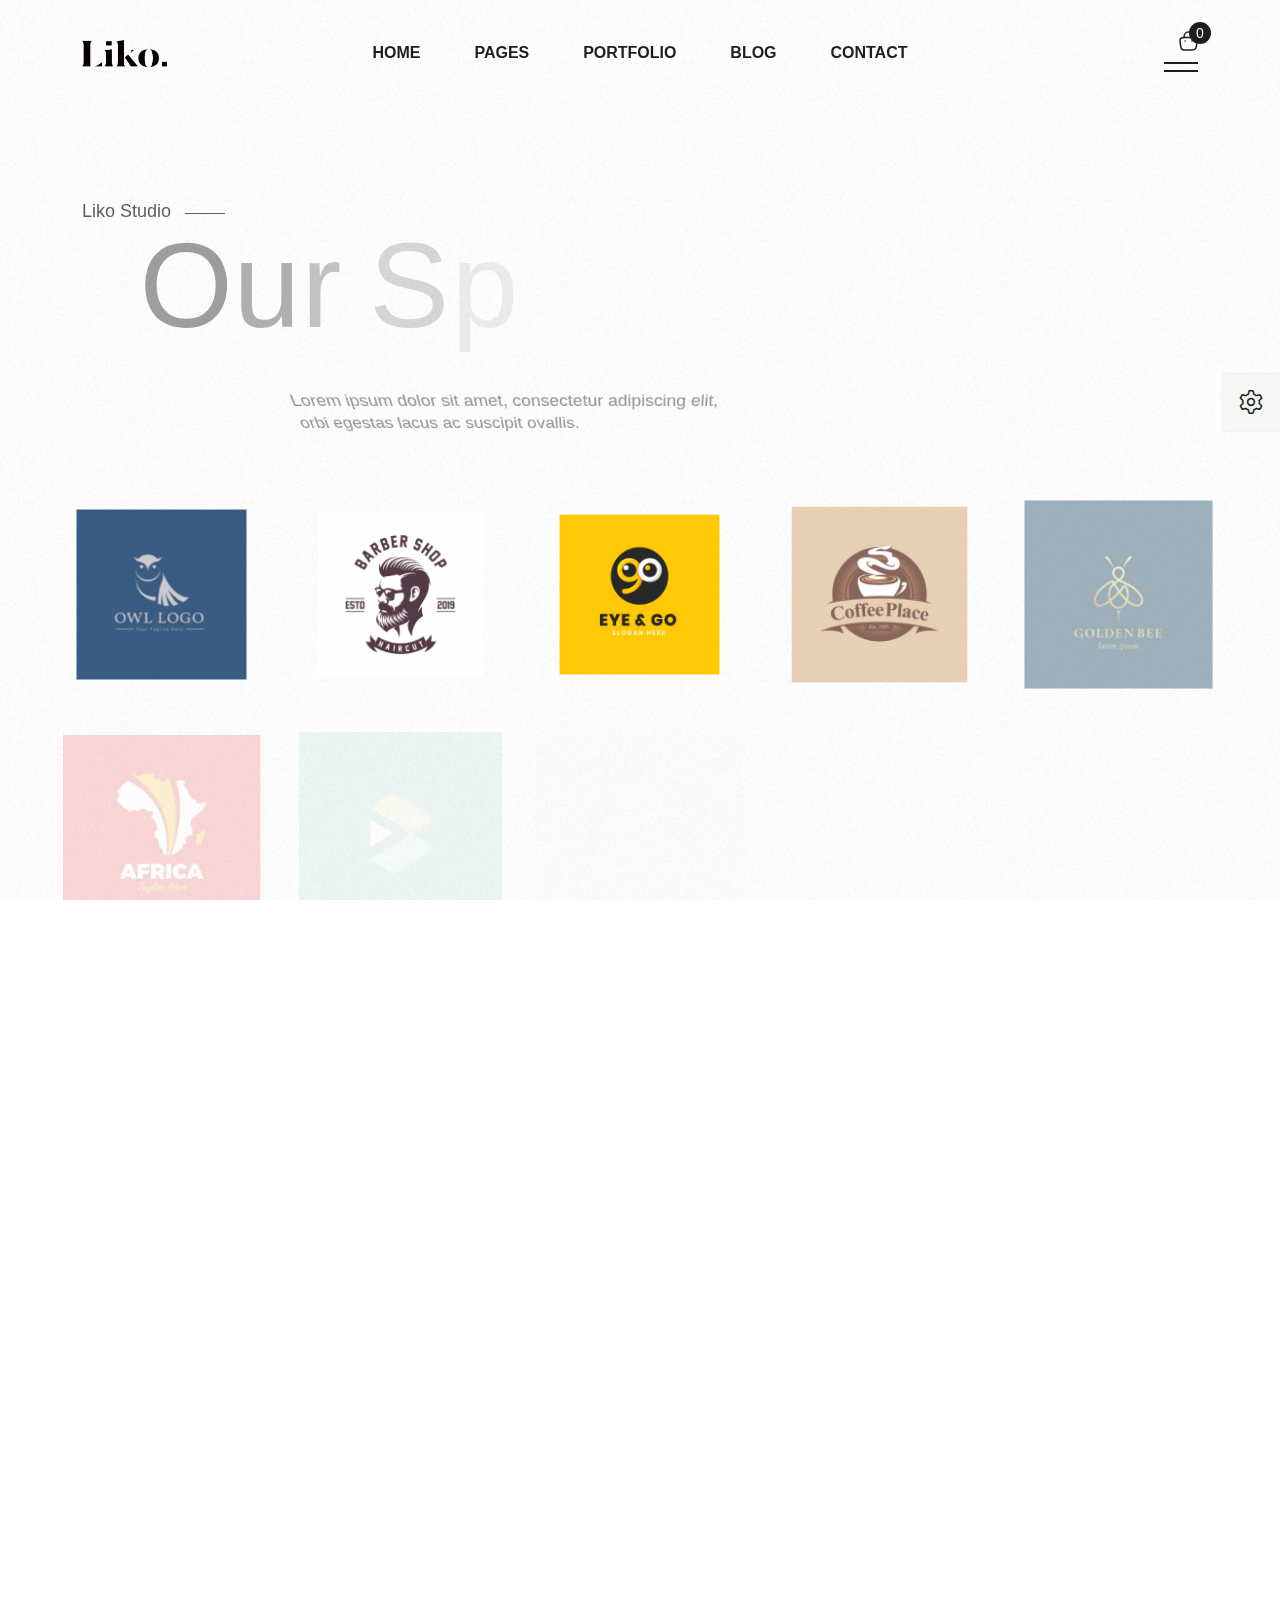
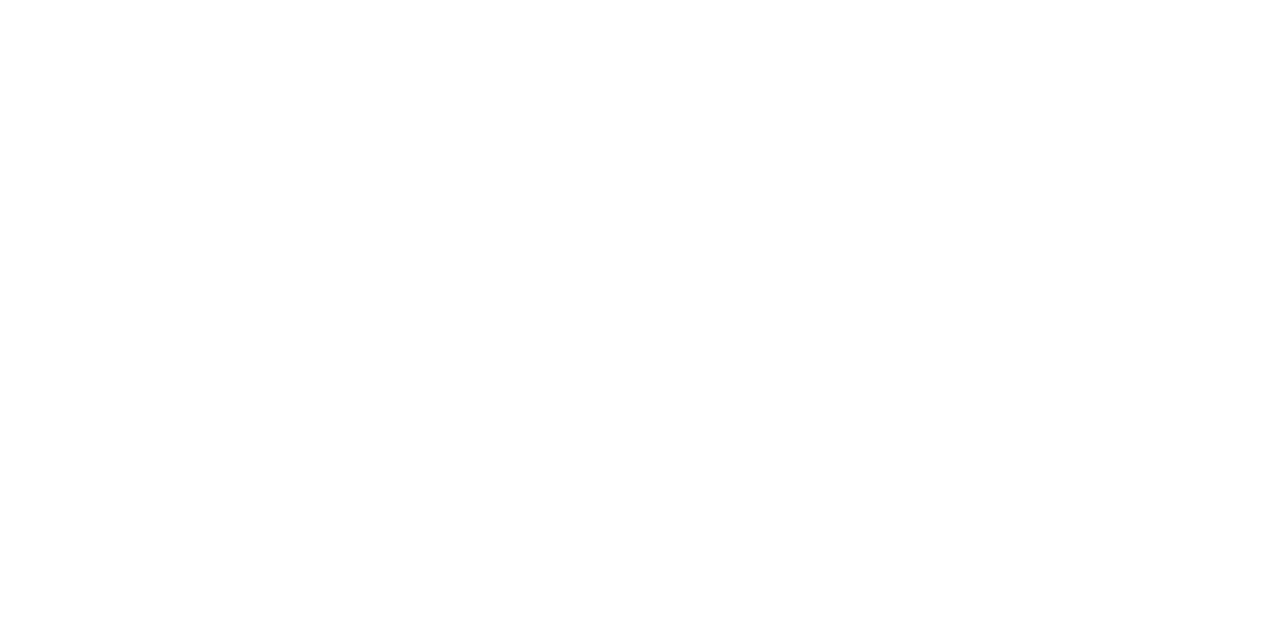
<file: brand.html>
<!doctype html>
<html class="no-js" lang="zxx">

<head>
   <meta charset="utf-8">
   <meta http-equiv="x-ua-compatible" content="ie=edge">
   <title>Liko - Creative agency & portfolio HTML Template</title>
   <meta name="description" content="">
   <meta name="viewport" content="width=device-width, initial-scale=1">

   <!-- Place favicon.ico in the root directory -->
   <link rel="shortcut icon" type="image/x-icon" href="assets/img/favicon.png">

   <!-- CSS here -->
   <link rel="stylesheet" href="assets/css/bootstrap.css">
   <link rel="stylesheet" href="assets/css/animate.css">
   <link rel="stylesheet" href="assets/css/swiper-bundle.css">
   <link rel="stylesheet" href="assets/css/slick.css">
   <link rel="stylesheet" href="assets/css/magnific-popup.css">
   <link rel="stylesheet" href="assets/css/font-awesome-pro.css">
   <link rel="stylesheet" href="assets/css/spacing.css">
   <link rel="stylesheet" href="assets/css/custom-animation.css">
   <link rel="stylesheet" href="assets/css/main.css">
</head>

<body>

   <!--[if lte IE 9]>
      <p class="browserupgrade">You are using an <strong>outdated</strong> browser. Please <a href="https://browsehappy.com/">upgrade your browser</a> to improve your experience and security.</p>
      <![endif]-->

   <!-- pre loader area start -->
   <div id="loading" class="preloader-wrap">
      <div class="preloader-2 text-center">
         <span class="line line-1"></span>
         <span class="line line-2"></span>
         <span class="line line-3"></span>
         <span class="line line-4"></span>
         <span class="line line-5"></span>
         <span class="line line-6"></span>
         <span class="line line-7"></span>
         <span class="line line-8"></span>
         <span class="line line-9"></span>
         <div class="loader-text">Loading ...</div>
      </div>
   </div>
   <!-- pre loader area end -->

   <!-- back to top start -->
   <div class="back-to-top-wrapper">
      <button id="back_to_top" type="button" class="back-to-top-btn">
         <svg width="12" height="7" viewBox="0 0 12 7" fill="none" xmlns="http://www.w3.org/2000/svg">
            <path d="M11 6L6 1L1 6" stroke="currentColor" stroke-width="1.5" stroke-linecap="round"
               stroke-linejoin="round" />
         </svg>
      </button>
   </div>
   <!-- back to top end -->

   <!-- tp-offcanvus-area-end -->
   <div class="tp-offcanvas-area">
      <div class="tp-offcanvas-wrapper">
         <div class="tp-offcanvas-top d-flex align-items-center justify-content-between">
            <div class="tp-offcanvas-logo">
               <a href="index.html">
                  <img class="logo-1" src="assets/img/logo/logo.png" alt="">
                  <img class="logo-2" src="assets/img/logo/logo-white.png" alt="">
               </a>
            </div>
            <div class="tp-offcanvas-close">
               <button class="tp-offcanvas-close-btn">
                  <svg width="37" height="38" viewBox="0 0 37 38" fill="none" xmlns="http://www.w3.org/2000/svg">
                     <path d="M9.19141 9.80762L27.5762 28.1924" stroke="currentColor" stroke-width="1.5"
                        stroke-linecap="round" stroke-linejoin="round" />
                     <path d="M9.19141 28.1924L27.5762 9.80761" stroke="currentColor" stroke-width="1.5"
                        stroke-linecap="round" stroke-linejoin="round" />
                  </svg>
               </button>
            </div>
         </div>
         <div class="tp-offcanvas-main">
            <div class="tp-offcanvas-content">
               <h3 class="tp-offcanvas-title">Hello There!</h3>
               <p>Lorem ipsum dolor sit amet, consectetur adipiscing elit, </p>
            </div>
            <div class="tp-main-menu-mobile d-xl-none"></div>
            <div class="tp-offcanvas-gallery">
               <div class="row gx-2">
                  <div class="col-md-3 col-3">
                     <div class="tp-offcanvas-gallery-img fix">
                        <a href="#"><img src="assets/img/menu/offcanvas/offcanvas-1.jpg" alt=""></a>
                     </div>
                  </div>
                  <div class="col-md-3 col-3">
                     <div class="tp-offcanvas-gallery-img fix">
                        <a href="#"><img src="assets/img/menu/offcanvas/offcanvas-2.jpg" alt=""></a>
                     </div>
                  </div>
                  <div class="col-md-3 col-3">
                     <div class="tp-offcanvas-gallery-img fix">
                        <a href="#"><img src="assets/img/menu/offcanvas/offcanvas-3.jpg" alt=""></a>
                     </div>
                  </div>
                  <div class="col-md-3 col-3">
                     <div class="tp-offcanvas-gallery-img fix">
                        <a href="#"><img src="assets/img/menu/offcanvas/offcanvas-4.jpg" alt=""></a>
                     </div>
                  </div>
               </div>
            </div>
            <div class="tp-offcanvas-contact">
               <h3 class="tp-offcanvas-title sm">Information</h3>

               <ul>
                  <li><a href="tel:1245654">+ 4 20 7700 1007</a></li>
                  <li><a href="mailto:hello@diego.com">hello@diego.com</a></li>
                  <li><a href="#">Avenue de Roma 158b, Lisboa</a></li>
               </ul>
            </div>
            <div class="tp-offcanvas-social">
               <h3 class="tp-offcanvas-title sm">Follow Us</h3>
               <ul>
                  <li>
                     <a href="#">
                        <svg width="16" height="16" viewBox="0 0 16 16" fill="none" xmlns="http://www.w3.org/2000/svg">
                           <path
                              d="M11.25 1.5H4.75C2.95507 1.5 1.5 2.95507 1.5 4.75V11.25C1.5 13.0449 2.95507 14.5 4.75 14.5H11.25C13.0449 14.5 14.5 13.0449 14.5 11.25V4.75C14.5 2.95507 13.0449 1.5 11.25 1.5Z"
                              stroke="currentColor" stroke-width="1.5" stroke-linecap="round" stroke-linejoin="round" />
                           <path
                              d="M10.6016 7.5907C10.6818 8.13166 10.5894 8.68414 10.3375 9.16955C10.0856 9.65497 9.68711 10.0486 9.19862 10.2945C8.71014 10.5404 8.15656 10.6259 7.61663 10.5391C7.0767 10.4522 6.57791 10.1972 6.19121 9.81055C5.80451 9.42385 5.54959 8.92506 5.46271 8.38513C5.37583 7.8452 5.46141 7.29163 5.70728 6.80314C5.95315 6.31465 6.34679 5.91613 6.83221 5.66425C7.31763 5.41238 7.87011 5.31998 8.41107 5.4002C8.96287 5.48202 9.47372 5.73915 9.86817 6.1336C10.2626 6.52804 10.5197 7.0389 10.6016 7.5907Z"
                              stroke="currentColor" stroke-width="1.5" stroke-linecap="round" stroke-linejoin="round" />
                           <path d="M11.5742 4.42578H11.5842" stroke="currentColor" stroke-width="1.5"
                              stroke-linecap="round" stroke-linejoin="round" />
                        </svg>
                     </a>
                  </li>
                  <li>
                     <a href="#">
                        <svg width="18" height="18" viewBox="0 0 18 18" fill="none" xmlns="http://www.w3.org/2000/svg">
                           <path
                              d="M2.50589 12.7494C4.57662 16.336 9.16278 17.5648 12.7494 15.4941C14.2113 14.65 15.2816 13.388 15.8962 11.9461C16.7895 9.85066 16.7208 7.37526 15.4941 5.25063C14.2674 3.12599 12.1581 1.82872 9.89669 1.55462C8.34063 1.366 6.71259 1.66183 5.25063 2.50589C1.66403 4.57662 0.435172 9.16278 2.50589 12.7494Z"
                              stroke="currentColor" stroke-width="1.5" />
                           <path
                              d="M12.7127 15.4292C12.7127 15.4292 12.0086 10.4867 10.5011 7.87559C8.99362 5.26451 5.28935 2.57155 5.28935 2.57155M5.68449 15.6124C6.79553 12.2606 12.34 8.54524 16.3975 9.43537M12.311 2.4082C11.1953 5.72344 5.75732 9.38453 1.71875 8.58915"
                              stroke="currentColor" stroke-width="1.5" stroke-linecap="round" />
                        </svg>
                     </a>
                  </li>
                  <li>
                     <a href="#">
                        <svg width="18" height="11" viewBox="0 0 18 11" fill="none" xmlns="http://www.w3.org/2000/svg">
                           <path
                              d="M1 5.5715H6.33342C7.62867 5.5715 8.61917 6.56199 8.61917 7.85725C8.61917 9.15251 7.62867 10.143 6.33342 10.143H1.76192C1.30477 10.143 1 9.83823 1 9.38108V1.76192C1 1.30477 1.30477 1 1.76192 1H5.5715C6.86676 1 7.85725 1.99049 7.85725 3.28575C7.85725 4.58101 6.86676 5.5715 5.5715 5.5715H1Z"
                              stroke="currentColor" stroke-width="1.5" stroke-miterlimit="10" />
                           <path
                              d="M10.9062 7.09454H17.0016C17.0016 5.41832 15.6301 4.04688 13.9539 4.04688C12.2777 4.04688 10.9062 5.41832 10.9062 7.09454ZM10.9062 7.09454C10.9062 8.77076 12.2777 10.1422 13.9539 10.1422H15.2492"
                              stroke="currentColor" stroke-width="1.5" stroke-miterlimit="10" stroke-linecap="round"
                              stroke-linejoin="round" />
                           <path d="M16.1125 1.44434H11.668" stroke="currentColor" stroke-width="1.2"
                              stroke-miterlimit="10" stroke-linecap="round" stroke-linejoin="round" />
                        </svg>
                     </a>
                  </li>
                  <li>
                     <a href="#">
                        <svg width="18" height="14" viewBox="0 0 18 14" fill="none" xmlns="http://www.w3.org/2000/svg">
                           <path
                              d="M12.75 13H5.25C3 13 1.5 11.5 1.5 9.25V4.75C1.5 2.5 3 1 5.25 1H12.75C15 1 16.5 2.5 16.5 4.75V9.25C16.5 11.5 15 13 12.75 13Z"
                              stroke="currentColor" stroke-width="1.5" stroke-miterlimit="10" stroke-linecap="round"
                              stroke-linejoin="round" />
                           <path
                              d="M8.70676 5.14837L10.8006 6.40465C11.5543 6.90716 11.5543 7.66093 10.8006 8.16344L8.70676 9.41972C7.86923 9.92224 7.19922 9.50348 7.19922 8.5822V6.06964C7.19922 4.98086 7.86923 4.64585 8.70676 5.14837Z"
                              fill="currentColor" />
                        </svg>
                     </a>
                  </li>
               </ul>
            </div>
         </div>
      </div>
   </div>
   <div class="body-overlay"></div>
   <!-- tp-offcanvus-area-end -->

   
   <!-- cart mini area start -->
   <div class="cartmini__area">
      <div class="cartmini__wrapper d-flex justify-content-between flex-column">
            <div class="cartmini__top-wrapper">
               <div class="cartmini__top p-relative">
                  <div class="cartmini__top-title">
                        <h4>Shopping cart</h4>
                  </div>
                  <div class="cartmini__close">
                        <button type="button" class="cartmini__close-btn cartmini-close-btn"><i class="fal fa-times"></i></button>
                  </div>
               </div>
               <div class="cartmini__shipping">
               <p> Free Shipping for all orders over <span>$50</span></p>
               <div class="progress">
                  <div class="progress-bar progress-bar-striped progress-bar-animated" role="progressbar" data-width="70%" aria-valuenow="70" aria-valuemin="0" aria-valuemax="100"></div>
                  </div>                   
               </div>
               <div class="cartmini__widget">
                  <div class="cartmini__widget-item">
                        <div class="cartmini__thumb">
                        <a href="shop-details.html">
                           <img src="assets/img/inner-blog/blog-sidebar/rc-post/rc-1.jpg" alt="">
                        </a>
                        </div>
                        <div class="cartmini__content">
                        <h5 class="cartmini__title"><a href="shop-details.html">Level Bolt Smart Lock</a></h5>
                        <div class="cartmini__price-wrapper">
                           <span class="cartmini__price">$46.00</span>
                           <span class="cartmini__quantity">x2</span>
                        </div>
                        </div>
                        <a href="#" class="cartmini__del"><i class="fa-regular fa-xmark"></i></a>
                  </div>
               </div>
            </div>
            <div class="cartmini__checkout">
               <div class="cartmini__checkout-title mb-30">
                  <h4>Subtotal:</h4>
                  <span>$113.00</span>
               </div>
               <div class="cartmini__checkout-btn">
                  <a href="cart.html" class="tp-btn-black-2 text-center mb-10 w-100"> view cart</a>
                  <a href="checkout.html" class="tp-btn-black-2 text-center w-100"> checkout</a>
               </div>
            </div>
      </div>
   </div>
   <!-- cart mini area end -->


   <header class="tp-header-height z-index-5">

      <!-- header top area start -->
      <div id="header-sticky" class="tp-inner-header-area tp-inner-header-style-2 tp-inner-header-mob-space">
         <div class="container container-1800">
            <div class="row align-items-center">
               <div class="col-xl-2 col-lg-6 col-md-6 col-6">
                  <div class="tp-inner-header-logo tp-header-logo">
                     <a class="logo-1" href="index.html"><img src="assets/img/logo/logo.png" alt=""></a>
                     <a class="logo-2" href="index.html"><img src="assets/img/logo/logo-white.png" alt=""></a>
                  </div>
               </div>
               <div class="col-xl-8 col-lg-8 d-none d-xl-block">
                  <div class="tp-inner-header-right-wrap text-center">
                     <div class="tp-inner-header-menu header-main-menu">
                        <nav class="tp-main-menu-content">
                           <ul>
                              <li class="has-dropdown">
                                 <a href="index.html">Home</a>
                                 <div class="tp-submenu submenu tp-mega-menu">
                                    <div class="tp-menu-fullwidth">
                                       <div class="tp-homemenu-wrapper">
                                          <div class="row gx-25 row-cols-xl-6 row-cols-lg-2 row-cols-md-2 row-cols-1">
                                             <div class="col homemenu">
                                                <div class="homemenu-thumb-wrap mb-20">
                                                   <div class="homemenu-thumb fix">
                                                      <a href="index.html"><img
                                                            src="assets/img/menu/white-version/home-1.jpg" alt=""></a>
                                                   </div>
                                                </div>
                                                <div class="homemenu-content text-center">
                                                   <h4 class="homemenu-title">
                                                      <a href="index.html">MAIN HOME</a>
                                                   </h4>
                                                </div>
                                             </div>
                                             <div class="col homemenu">
                                                <div class="homemenu-thumb-wrap mb-20">
                                                   <div class="homemenu-thumb fix">
                                                      <a href="index-2.html"><img
                                                            src="assets/img/menu/white-version/home-2.jpg" alt=""></a>
                                                   </div>
                                                </div>
                                                <div class="homemenu-content text-center">
                                                   <h4 class="homemenu-title">
                                                      <a href="index-2.html">Fashion STUDIO</a>
                                                   </h4>
                                                </div>
                                             </div>
                                             <div class="col homemenu">
                                                <div class="homemenu-thumb-wrap mb-20">
                                                   <div class="homemenu-thumb fix">
                                                      <a href="index-4.html"><img
                                                            src="assets/img/menu/white-version/home-3.jpg" alt=""></a>
                                                   </div>
                                                </div>
                                                <div class="homemenu-content text-center">
                                                   <h4 class="homemenu-title">
                                                      <a href="index-4.html">CREATIVE AGENCY</a>
                                                   </h4>
                                                </div>
                                             </div>
                                             <div class="col homemenu">
                                                <div class="homemenu-thumb-wrap mb-20">
                                                   <div class="homemenu-thumb fix">
                                                      <a href="index-3.html"><img
                                                            src="assets/img/menu/white-version/home-4.jpg" alt=""></a>
                                                   </div>
                                                </div>
                                                <div class="homemenu-content text-center">
                                                   <h4 class="homemenu-title">
                                                      <a href="index-3.html">Digital Agency</a>
                                                   </h4>
                                                </div>
                                             </div>
                                             <div class="col homemenu">
                                                <div class="homemenu-thumb-wrap mb-20">
                                                   <div class="homemenu-thumb fix">
                                                      <a href="index-5.html"><img
                                                            src="assets/img/menu/white-version/home-5.jpg" alt=""></a>
                                                   </div>
                                                </div>
                                                <div class="homemenu-content text-center">
                                                   <h4 class="homemenu-title">
                                                      <a href="index-5.html">DESIGN STUDIO</a>
                                                   </h4>
                                                </div>
                                             </div>
                                             <div class="col homemenu">
                                                <div class="homemenu-thumb-wrap mb-20">
                                                   <div class="homemenu-thumb fix">
                                                      <a href="index-shop.html"><img
                                                            src="assets/img/menu/white-version/home-6.jpg" alt=""></a>
                                                   </div>
                                                </div>
                                                <div class="homemenu-content text-center">
                                                   <h4 class="homemenu-title">
                                                      <a href="index-shop.html">Minimal Shop</a>
                                                   </h4>
                                                </div>
                                             </div>
                                             <div class="col homemenu">
                                                <div class="homemenu-thumb-wrap mb-20">
                                                   <div class="homemenu-thumb fix">
                                                      <a href="index-8.html"><img
                                                            src="assets/img/menu/white-version/home-7.jpg" alt=""></a>
                                                   </div>
                                                </div>
                                                <div class="homemenu-content text-center">
                                                   <h4 class="homemenu-title">
                                                      <a href="index-8.html">DESIGN STUDIO</a>
                                                   </h4>
                                                </div>
                                             </div>
                                             <div class="col homemenu">
                                                <div class="homemenu-thumb-wrap mb-20">
                                                   <div class="homemenu-thumb fix">
                                                      <a href="index-9.html"><img
                                                            src="assets/img/menu/white-version/home-8.jpg" alt=""></a>
                                                   </div>
                                                </div>
                                                <div class="homemenu-content text-center">
                                                   <h4 class="homemenu-title">
                                                      <a href="index-9.html">showcase carousel</a>
                                                   </h4>
                                                </div>
                                             </div>
                                             <div class="col homemenu">
                                                <div class="homemenu-thumb-wrap mb-20">
                                                   <div class="homemenu-thumb fix">
                                                      <a href="index-10.html"><img
                                                            src="assets/img/menu/white-version/home-9.jpg" alt=""></a>
                                                   </div>
                                                </div>
                                                <div class="homemenu-content text-center">
                                                   <h4 class="homemenu-title">
                                                      <a href="index-10.html">INTERACTIVE LINKS</a>
                                                   </h4>
                                                </div>
                                             </div>
                                             <div class="col homemenu">
                                                <div class="homemenu-thumb-wrap mb-20">
                                                   <div class="homemenu-thumb fix">
                                                      <a href="index-11.html"><img
                                                            src="assets/img/menu/white-version/home-10.jpg" alt=""></a>
                                                   </div>
                                                </div>
                                                <div class="homemenu-content text-center">
                                                   <h4 class="homemenu-title">
                                                      <a href="index-11.html">wrapper slider</a>
                                                   </h4>
                                                </div>
                                             </div>
                                             <div class="col homemenu">
                                                <div class="homemenu-thumb-wrap mb-20">
                                                   <div class="homemenu-thumb fix">
                                                      <a href="portfolio-showcase-2.html"><img
                                                            src="assets/img/menu/white-version/home-11.jpg" alt=""></a>
                                                   </div>
                                                </div>
                                                <div class="homemenu-content text-center">
                                                   <h4 class="homemenu-title">
                                                      <a href="portfolio-showcase-2.html">showcase parallax</a>
                                                   </h4>
                                                </div>
                                             </div>
                                             <div class="col homemenu">
                                                <div class="homemenu-thumb-wrap mb-20">
                                                   <div class="homemenu-thumb fix">
                                                      <a href="index-12.html"><img
                                                            src="assets/img/menu/white-version/home-12.jpg" alt=""></a>
                                                   </div>
                                                </div>
                                                <div class="homemenu-content text-center">
                                                   <h4 class="homemenu-title">
                                                      <a href="index-12.html">horizontal</a>
                                                   </h4>
                                                </div>
                                             </div>
                                          </div>
                                       </div>
                                    </div>
                                 </div>
                              </li>
                              <li class="has-dropdown">
                                 <a href="#">Pages</a>
                                 <div class="tp-submenu submenu tp-mega-menu">
                                    <div class="tp-megamenu-wrapper">
                                       <div class="row gx-50">
                                          <div class="col-xl-8">
                                             <div class="tp-megamenu-list-box">
                                                <div class="row gx-50">
                                                   <div class="col-xl-8">
                                                      <div class="tp-megamenu-list">
                                                         <h4 class="tp-megamenu-title">LIST TYPES</h4>
                                                         <div class="tp-megamenu-list-wrap">
                                                            <ul>
                                                               <li><a href="about-us.html">ABOUT US</a></li>
                                                               <li><a href="faq.html">FAQ Page</a></li>
                                                               <li><a href="about-me.html">ABOUT ME</a></li>
                                                               <li><a href="price.html">Pricing</a></li>
                                                               <li><a href="team.html">Team Page</a></li>
                                                               <li><a href="brand.html">OUR CLIENTS</a></li>
                                                               <li><a href="team-details.html">Team Datails</a></li>
                                                               <li><a href="register.html">Register</a></li>
                                                               <li><a href="service.html">OUR SERVICES</a></li>
                                                               <li><a href="login.html">LogIn</a></li>
                                                               <li><a href="service-details.html">SERVICES DETAILS</a></li>
                                                               <li><a href="error.html">ERROR PAGE</a></li>
                                                            </ul>
                                                         </div>
                                                      </div>
                                                   </div>
                                                   <div class="col-xl-4">
                                                      <div class="tp-megamenu-list tp-megamenu-list-2">
                                                         <h4 class="tp-megamenu-title">Shop Page</h4>
                                                         <div class="tp-megamenu-list-wrap">
                                                            <ul>
                                                               <li><a href="shop-sidebar.html">Shop Page</a></li>
                                                               <li><a href="shop-details.html">shop details one</a></li>
                                                               <li><a href="shop-details-2.html">shop details TWO</a></li>
                                                               <li><a href="myaccount.html">my account</a></li>
                                                               <li><a href="cart.html">cart</a></li>
                                                               <li><a href="checkout.html">Checkout</a></li>
                                                               <li><a href="wishlist.html">Wishlist</a></li>
                                                            </ul>
                                                         </div>
                                                      </div>
                                                   </div>
                                                </div>
                                             </div>
                                          </div>
                                          <div class="col-xl-4">
                                             <div class="tp-megamenu-shop-style">
                                                <div class="tp-shop-banner-left p-relative">
                                                   <div class="tp-shop-banner-thumb">
                                                      <img src="assets/img/menu/shop-menu/banner-1.jpg" alt="">
                                                   </div>
                                                   <div class="tp-shop-banner-content">
                                                      <h4 class="tp-shop-banner-title">Sale</h4>
                                                      <span>20% Off all Shoes</span>
                                                      <a class="tp-shop-btn" href="shop-details.html">Shop Now</a>
                                                   </div>
                                                </div>
                                             </div>
                                          </div>
                                       </div>
                                    </div>
                                 </div>
                              </li>
                              <li class="has-dropdown">
                                 <a href="portfolio-random.html">Portfolio</a>
                                 <div class="tp-submenu submenu tp-mega-menu">
                                    <div class="tp-menu-fullwidth">
                                       <div class="tp-megamenu-portfolio p-relative">
                                          <div class="tp-megamenu-portfolio-banner">
                                             <img src="assets/img/menu/portfolio-menu/portfolio.png" alt="">
                                          </div>
                                          <div class="row gx-50">
                                             <div class="col-xxl-9 col-xl-10">
                                                <div class="tp-megamenu-list-box">
                                                   <div class="row gx-50">
                                                      <div class="col-xxl-5 col-xl-6">
                                                         <div class="tp-megamenu-list">
                                                            <h4 class="tp-megamenu-title">PORTFOLIO LIST</h4>
                                                            <div class="tp-megamenu-list-wrap tp-portfolio-menu-style">
                                                               <div class="row">
                                                                  <div class="col-lg-6">
                                                                     <ul>
                                                                        <li><a href="portfolio-standard.html">Standerd</a></li>
                                                                        <li><a href="index-10.html">Interactive</a></li>
                                                                        <li><a href="portfolio-random.html">random</a></li>
                                                                        <li><a href="portfolio-showcase-2.html">showcase parallax</a></li>
                                                                        <li><a href="portfolio-masonary.html">Masonry random</a></li>
                                                                        <li><a href="index-12.html">Vertical Carousel</a></li>
                                                                        <li><a href="portfolio-wrapper.html">wrapper</a></li>
                                                                     </ul>
                                                                  </div>
                                                                  <div class="col-lg-6">
                                                                     <ul>
                                                                        <li><a href="portfolio-showcase-1.html">horizontal</a></li>
                                                                        <li><a href="index-7.html">Image Slider</a></li>
                                                                        <li><a href="index-11.html">wrapper Slider</a></li>
                                                                        <li><a href="portfolio-showcase-1.html">parallax showcase</a></li>
                                                                     <li><a href="index-9.html">Perspective Slider</a></li>
                                                                     </ul>
                                                                  </div>
                                                               </div>
                                                            </div>
                                                         </div>
                                                      </div>
                                                      <div class="col-xxl-3 col-xl-3">
                                                         <div class="tp-megamenu-list tp-megamenu-list-2 ml-20">
                                                            <h4 class="tp-megamenu-title">List Layouts</h4>
                                                            <div class="tp-megamenu-list-wrap">
                                                               <ul>
                                                                  <li><a href="portfolio-grid-col-2.html">two-columns</a></li>
                                                                  <li><a href="portfolio-grid-col-3.html">three-columns</a></li>
                                                                  <li><a href="portfolio-grid-col-3-fullwidth.html">three-columns Wide</a></li>
                                                                  <li><a href="portfolio-grid-col-4.html">four-columns</a></li>
                                                                  <li><a href="portfolio-grid-col-4-fullwidth.html">four-columns Wide</a></li>
                                                               </ul>
                                                            </div>
                                                         </div>
                                                      </div>
                                                      <div class="col-xxl-3 col-xl-3">
                                                         <div class="tp-megamenu-list tp-megamenu-list-2 ml-20">
                                                            <h4 class="tp-megamenu-title">PORTFOLIO SINGLES</h4>
                                                            <div class="tp-megamenu-list-wrap">
                                                               <ul>
                                                                  <li><a href="portfolio-showcase-2-details.html">Creative</a></li>
                                                                  <li><a href="portfolio-details-1.html">images Small</a></li>
                                                                  <li><a href="portfolio-details-2.html">Sliding</a></li>
                                                                  <li><a href="portfolio-details-comparison.html">Image Comparison</a></li>
                                                                  <li><a href="portfolio-details-video.html">Video</a></li>
                                                                  <li><a href="portfolio-custom-light.html">CUSTOM LIGHT</a></li>
                                                                  <li><a href="portfolio-showcase-details.html">Gallery</a></li>
                                                                  <li><a href="portfolio-details-3.html">Mockups</a></li>
                                                               </ul>
                                                            </div>
                                                         </div>
                                                      </div>
                                                   </div>
                                                </div>
                                             </div>
                                             <div class="col-xxl-3 col-xl-3 d-none d-xxl-block">
                                                <div class="tp-megamenu-portfolio-text">
                                                   <h4>60+</h4>
                                                   <span>Pre-built demo home page</span>
                                                </div>
                                             </div>
                                          </div>
                                       </div>
                                    </div>
                                 </div>
                              </li>
                              <li class="has-dropdown">
                                 <a href="blog-list.html">Blog</a>
                                 <ul class="tp-submenu submenu">
                                    <li><a href="blog-modern.html">Modern</a></li>
                                    <li><a href="blog-classic.html">Classic Sidebar</a></li>
                                    <li><a href="blog-list.html">Minimal List</a></li>
                                    <li><a href="blog-details.html">Post Single</a></li>
                                    <li><a href="blog-details-without-sidebar.html">Post Without Sidebar</a></li>
                                 </ul>
                              </li>
                              <li class="has-dropdown">
                                 <a href="contact.html">Contact</a>
                                 <ul class="tp-submenu submenu">
                                    <li><a href="contact-2.html">Contact</a></li>
                                    <li><a href="contact.html">Get IN touch</a></li>
                                 </ul>
                              </li>
                           </ul>
                        </nav>
                     </div>
                  </div>
               </div>
               <div class="col-xl-2 col-lg-6 col-md-6 col-6">
                  <div class="tp-inner-header-right-action text-end">
                     <ul>
                        <li>
                           <div class="tp-inner-cart">
                              <a class="cartmini-open-btn" href="javascript:void(0)">
                                 <span class="p-relative">
                                    <svg width="19" height="20" viewBox="0 0 19 20" fill="none" xmlns="http://www.w3.org/2000/svg">
                                       <path d="M5.14313 6.09765V5.22429C5.14313 3.19845 6.90815 1.20862 9.10223 1.01955C11.7156 0.785448 13.9195 2.68524 13.9195 5.05322V6.29573" stroke="currentcolor" stroke-width="1.5" stroke-miterlimit="10" stroke-linecap="round" stroke-linejoin="round"/>
                                       <path d="M6.60789 19H12.4588C16.3789 19 17.081 17.5504 17.2858 15.7857L18.0171 10.3834C18.2804 8.18652 17.5978 6.39478 13.4339 6.39478H5.63274C1.46885 6.39478 0.786251 8.18652 1.04954 10.3834L1.7809 15.7857C1.98568 17.5504 2.68779 19 6.60789 19Z" stroke="currentcolor" stroke-width="1.5" stroke-miterlimit="10" stroke-linecap="round" stroke-linejoin="round"/>
                                       <path d="M12.9417 9.99608H12.9504" stroke="currentcolor" stroke-width="1.5" stroke-linecap="round" stroke-linejoin="round"/>
                                       <path d="M6.11306 9.99608H6.12182" stroke="currentcolor" stroke-width="1.5" stroke-linecap="round" stroke-linejoin="round"/>
                                    </svg>
                                    <i>0</i>
                                 </span>
                              </a>
                           </div>
                        </li>
                        <li>
                           <div class="tp-inner-bar">
                              <button class="tp-offcanvas-open-btn">
                                 <span>
                                    <svg width="34" height="10" viewBox="0 0 34 10" fill="none" xmlns="http://www.w3.org/2000/svg">
                                       <rect y="0.00012207" width="34" height="2" fill="currentcolor"/>
                                       <rect y="8.00012" width="34" height="2" fill="currentcolor"/>
                                    </svg>                                          
                                 </span>
                              </button>
                           </div>
                        </li>
                     </ul>
                  </div>
               </div>
            </div>
         </div>
      </div>
      <!-- header top area end -->

   </header>
   

   <div id="smooth-wrapper">
      <div id="smooth-content">

         <div class="inner-bg" data-background="assets/img/home-01/team/team-details-bg.png">
            
            <main>
   
               <!-- hero area start -->
               <div class="tm-hero-area tm-hero-ptb">
                  <div class="container">
                     <div class="row">
                        <div class="col-xl-12">
                           <div class="tm-hero-content">
                              <span class="tm-hero-subtitle">Liko Studio</span>
                              <h4 class="tm-hero-title tp-char-animation">Our Sponsors</h4>
                           </div>
                           <div class="tm-hero-text tp_title_anim">
                              <p>
                                 Lorem ipsum dolor sit amet, consectetur adipiscing
                                 elit, orbi egestas lacus ac suscipit ovallis.
                              </p>
                           </div>
                        </div>
                     </div>
                  </div>
               </div>
               <!-- hero area end -->
   
               <!-- brand area start -->
               <div class="bd-brand-area">
                  <div class="container">
                     <div class="row gx-80 row-cols-xl-5 row-cols-lg-4 row-cols-md-3 row-cols-sm-2 row-cols-1">
                        <div class="col">
                           <div class="bd-brand-item mb-80">
                              <img src="assets/img/inner-brand/brand-1.jpg" alt="">
                           </div>
                        </div>
                        <div class="col">
                           <div class="bd-brand-item mb-80">
                              <img src="assets/img/inner-brand/brand-2.jpg" alt="">
                           </div>
                        </div>
                        <div class="col">
                           <div class="bd-brand-item mb-80">
                              <img src="assets/img/inner-brand/brand-3.jpg" alt="">
                           </div>
                        </div>
                        <div class="col">
                           <div class="bd-brand-item mb-80">
                              <img src="assets/img/inner-brand/brand-4.jpg" alt="">
                           </div>
                        </div>
                        <div class="col">
                           <div class="bd-brand-item mb-80">
                              <img src="assets/img/inner-brand/brand-5.jpg" alt="">
                           </div>
                        </div>
                        <div class="col">
                           <div class="bd-brand-item mb-80">
                              <img src="assets/img/inner-brand/brand-6.jpg" alt="">
                           </div>
                        </div>
                        <div class="col">
                           <div class="bd-brand-item mb-80">
                              <img src="assets/img/inner-brand/brand-7.jpg" alt="">
                           </div>
                        </div>
                        <div class="col">
                           <div class="bd-brand-item mb-80">
                              <img src="assets/img/inner-brand/brand-8.jpg" alt="">
                           </div>
                        </div>
                        <div class="col">
                           <div class="bd-brand-item mb-80">
                              <img src="assets/img/inner-brand/brand-9.jpg" alt="">
                           </div>
                        </div>
                        <div class="col">
                           <div class="bd-brand-item mb-80">
                              <img src="assets/img/inner-brand/brand-10.jpg" alt="">
                           </div>
                        </div>
                        <div class="col">
                           <div class="bd-brand-item mb-80">
                              <img src="assets/img/inner-brand/brand-11.jpg" alt="">
                           </div>
                        </div>
                        <div class="col">
                           <div class="bd-brand-item mb-80">
                              <img src="assets/img/inner-brand/brand-12.jpg" alt="">
                           </div>
                        </div>
                        <div class="col">
                           <div class="bd-brand-item mb-80">
                              <img src="assets/img/inner-brand/brand-13.jpg" alt="">
                           </div>
                        </div>
                        <div class="col">
                           <div class="bd-brand-item mb-80">
                              <img src="assets/img/inner-brand/brand-14.jpg" alt="">
                           </div>
                        </div>
                        <div class="col">
                           <div class="bd-brand-item mb-80">
                              <img src="assets/img/inner-brand/brand-15.jpg" alt="">
                           </div>
                        </div>
                     </div>
                     <div class="row justify-content-center">
                        <div class="bd-brand-btn-box mb-100 d-flex justify-content-center">
                           <div class="tp-hover-btn-wrapper">
                              <a class="tp-btn-circle style-2 tp-hover-btn-item tp-hover-btn" href="#">
                                 <span class="tp-btn-circle-text">More<br>Browser</span>
                                 <span class="tp-btn-circle-icon">
                                    <svg width="12" height="12" viewBox="0 0 12 12" fill="none"
                                       xmlns="http://www.w3.org/2000/svg">
                                       <path d="M1 11L11 1" stroke="currentColor" stroke-width="1.5" stroke-linecap="round"
                                          stroke-linejoin="round" />
                                       <path d="M1 1H11V11" stroke="currentColor" stroke-width="1.5" stroke-linecap="round"
                                          stroke-linejoin="round" />
                                    </svg>
                                 </span>
                                 <i class="tp-btn-circle-dot"></i>
                              </a>
                           </div>
                        </div>
                     </div>
                  </div>
               </div>
               <!-- brand area end -->
   
               <!-- contact area start -->
               <div class="sv-big-text-area pb-80">
                  <div class="container container-1530">
                     <div class="sv-small-text-box d-flex justify-content-between">
                        <span>DIGITAL DESIGN EXPERIENCE</span>
                        <span>CREATIVE STUDIO</span>
                     </div>
                     <div class="sv-big-text-box">
                        <h4 class="sv-big-text tp-char-animation"><a href="contact.html">Get in Touch</a></h4>
                     </div>
                  </div>
               </div>
               <!-- contact area end -->
   
            </main>
   
            <footer>
         
               <!-- footer area start -->
               <div class="tp-footer-2-area black-bg pt-100 pb-20">
                  <div class="container container-1480">
                     <div class="row">
                        <div class="col-xl-3 col-lg-4 col-md-6 mb-50">
                           <div class="tp-footer-2-widget footer-col-2-1">
                              <div class="tp-footer-2-widget-logo">
                                 <a href="index.html"><img src="assets/img/logo/logo-white.png" alt=""></a>
                              </div>
                              <div class="tp-footer-2-widget-text">
                                 <p>Drop us a line sed id semper <br> risus in hend rerit.</p>                         
                              </div>
                           </div>
                        </div>
                        <div class="col-xl-2 col-lg-3 col-md-6 mb-50">
                           <div class="tp-footer-2-widget footer-col-2-2">
                              <div class="tp-footer-2-widget-menu">
                                 <h4 class="tp-footer-2-widget-title">Sitemap</h4>
                                 <ul>
                                    <li><a href="index.html">Home</a></li>
                                    <li><a href="about-us.html">About</a></li>
                                    <li><a href="contact.html">Contact</a></li>
                                    <li><a href="blog-details.html">Blog</a></li>
                                    <li><a href="portfolio-details-1.html">Portfolio</a></li>
                                 </ul>
                              </div>
                           </div>
                        </div>
                        <div class="col-xl-3 col-lg-5 col-md-6 mb-50">
                           <div class="tp-footer-2-widget footer-col-2-3">
                              <h4 class="tp-footer-2-widget-title">Office</h4>
                              <div class="tp-footer-2-contact-item">
                                 <span><a href="https://www.google.com/maps/@23.8223596,90.3656686,15z?entry=ttu" target="_blank">740 NEW SOUTH HEAD RD, TRIPLE BAY SWFW 3108, NEW YORK</a></span>
                              </div>
                              <div class="tp-footer-2-contact-item">
                                 <span><a href="tel:+725214456">P: + 725 214 456</a></span>
                              </div>
                              <div class="tp-footer-2-contact-item">
                                 <span><a href="mailto:contact@liko.com">E: contact@liko.com</a></span>
                              </div>
                           </div>
                        </div>
                        <div class="col-xl-4 col-lg-5 col-md-6 mb-50">
                           <div class="tp-footer-2-widget footer-col-2-4">
                              <div class="tp-footer-2-widget-newslatter">
                                 <h4 class="tp-footer-2-widget-title">Subscribe to our newsletter</h4>
                                 <form action="#">
                                    <div class="tp-footer-2-input p-relative">
                                       <input type="text" placeholder="Enter your email...">
                                       <button>
                                          <svg width="16" height="17" viewBox="0 0 16 17" fill="none" xmlns="http://www.w3.org/2000/svg">
                                             <path d="M15.7767 8.06743C15.9198 8.21703 16 8.41908 16 8.62965C16 8.84022 15.9198 9.04228 15.7767 9.19189L8.92138 16.2938C8.77516 16.4386 8.58094 16.5198 8.37867 16.5206C8.27759 16.5201 8.17746 16.5002 8.08351 16.4614C7.94489 16.4012 7.8266 16.2996 7.74358 16.1697C7.66056 16.0398 7.61651 15.8873 7.61698 15.7316V9.41876H0.761697C0.559684 9.41876 0.365942 9.33563 0.223096 9.18764C0.0802502 9.03964 0 8.83894 0 8.62965C0 8.42038 0.0802502 8.21966 0.223096 8.07168C0.365942 7.92369 0.559684 7.84056 0.761697 7.84056H7.61698V1.52777C7.61651 1.37198 7.66056 1.21953 7.74358 1.08964C7.8266 0.959746 7.94489 0.858218 8.08351 0.797851C8.2242 0.741 8.37756 0.726577 8.52585 0.756252C8.67412 0.785926 8.81125 0.858486 8.92138 0.965535L15.7767 8.06743Z" fill="#F3F3F4"/>
                                          </svg>                                       
                                       </button>
                                    </div>
                                 </form>
                              </div>
                           </div>
                        </div>
                     </div>
                  </div>
               </div>
         
               <div class="tp-copyright-2-area tp-copyright-2-bdr-top black-bg">
                  <div class="container container-1480">
                     <div class="row align-items-center">
                        <div class="col-xl-4 col-lg-5">
                           <div class="tp-copyright-2-left text-center text-lg-start">
                              <p>All rights reserved — 2024 © Themepure</p>
                           </div>
                        </div>
                        <div class="col-xl-8 col-lg-7">
                           <div class="tp-copyright-2-social text-center text-lg-end">
                              <a class="mb-10" href="#">Linkedin</a>
                              <a class="mb-10" href="#">Twitter</a>
                              <a class="mb-10" href="#">Instagram</a>
                           </div>
                        </div>
                     </div>
                  </div>
               </div>
               <!-- footer area end -->
         
            </footer>

         </div>
      </div>
   </div>
   


   <!-- JS here -->
   <script src="assets/js/vendor/jquery.js"></script>
   <script src="assets/js/bootstrap-bundle.js"></script>

   <script src="assets/js/gsap.js"></script>
   <script src="assets/js/gsap-scroll-to-plugin.js"></script>
   <script src="assets/js/gsap-scroll-smoother.js"></script>
   <script src="assets/js/gsap-scroll-trigger.js"></script>
   <script src="assets/js/gsap-split-text.js"></script>
   <script src="assets/js/chroma.min.js"></script>

   <script src='assets/js/three.js'></script>
   <script src='assets/js/tween-max.js'></script>
   <script src='assets/js/scroll-magic.js'></script>

   <script src="assets/js/range-slider.js"></script>
   <script src="assets/js/swiper-bundle.js"></script>
   <script src="assets/js/slick.js"></script>
   <script src="assets/js/magnific-popup.js"></script>
   <script src="assets/js/nice-select.js"></script>
   <script src="assets/js/purecounter.js"></script>
   <script src="assets/js/beforeafter.js"></script>
   <script src="assets/js/isotope-pkgd.js"></script>
   <script src="assets/js/imagesloaded-pkgd.js"></script>
   <script src="assets/js/ajax-form.js"></script>
   <script src="assets/js/webgl.js"></script>
   <script src="assets/js/main.js"></script>
   <script src="assets/js/tp-cursor.js"></script>


</body>

</html>
</file>
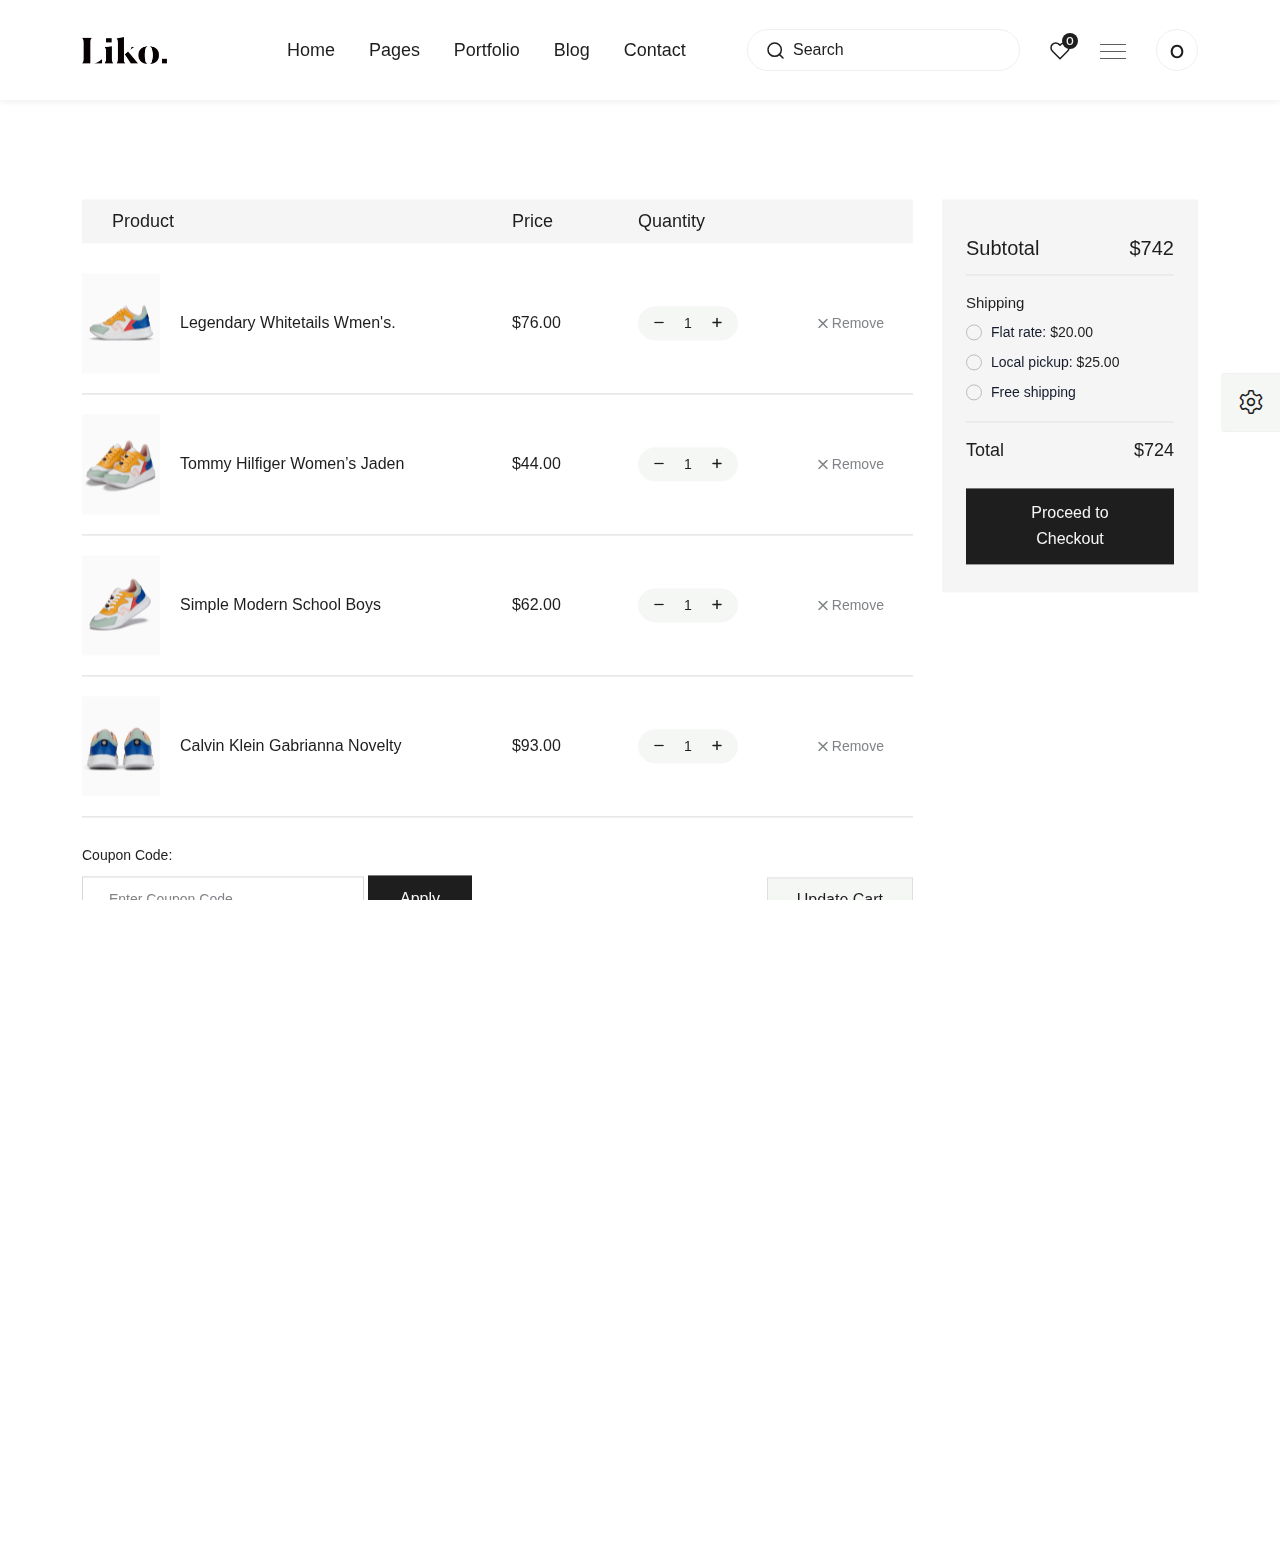
<file: cart.html>
<!doctype html>
<html class="no-js" lang="zxx">

<head>
   <meta charset="utf-8">
   <meta http-equiv="x-ua-compatible" content="ie=edge">
   <title>Liko - Creative agency & portfolio HTML Template</title>
   <meta name="description" content="">
   <meta name="viewport" content="width=device-width, initial-scale=1">

   <!-- Place favicon.ico in the root directory -->
   <link rel="shortcut icon" type="image/x-icon" href="assets/img/favicon.png">

   <!-- CSS here -->
   <link rel="stylesheet" href="assets/css/bootstrap.css">
   <link rel="stylesheet" href="assets/css/animate.css">
   <link rel="stylesheet" href="assets/css/swiper-bundle.css">
   <link rel="stylesheet" href="assets/css/slick.css">
   <link rel="stylesheet" href="assets/css/magnific-popup.css">
   <link rel="stylesheet" href="assets/css/font-awesome-pro.css">
   <link rel="stylesheet" href="assets/css/spacing.css">
   <link rel="stylesheet" href="assets/css/custom-animation.css">
   <link rel="stylesheet" href="assets/css/main.css">
</head>

<body>

   <!--[if lte IE 9]>
      <p class="browserupgrade">You are using an <strong>outdated</strong> browser. Please <a href="https://browsehappy.com/">upgrade your browser</a> to improve your experience and security.</p>
   <![endif]-->

   <!-- pre loader area start -->
   <div id="loading" class="preloader-wrap">
      <div class="preloader-2 text-center">
         <span class="line line-1"></span>
         <span class="line line-2"></span>
         <span class="line line-3"></span>
         <span class="line line-4"></span>
         <span class="line line-5"></span>
         <span class="line line-6"></span>
         <span class="line line-7"></span>
         <span class="line line-8"></span>
         <span class="line line-9"></span>
         <div class="loader-text">Loading ...</div>
      </div>
   </div>
   <!-- pre loader area end -->

   <!-- back to top start -->
   <div class="back-to-top-wrapper">
      <button id="back_to_top" type="button" class="back-to-top-btn">
         <svg width="12" height="7" viewBox="0 0 12 7" fill="none" xmlns="http://www.w3.org/2000/svg">
            <path d="M11 6L6 1L1 6" stroke="currentColor" stroke-width="1.5" stroke-linecap="round" stroke-linejoin="round" />
         </svg>
      </button>
   </div>
   <!-- back to top end -->

   <!-- cart mini area start -->
   <div class="cartmini__area">
      <div class="cartmini__wrapper d-flex justify-content-between flex-column">
         <div class="cartmini__top-wrapper">
            <div class="cartmini__top p-relative">
               <div class="cartmini__top-title">
                  <h4>Shopping cart</h4>
               </div>
               <div class="cartmini__close">
                  <button type="button" class="cartmini__close-btn cartmini-close-btn"><i
                        class="fal fa-times"></i></button>
               </div>
            </div>
            <div class="cartmini__shipping">
               <p> Free Shipping for all orders over <span>$50</span></p>
               <div class="progress">
                  <div class="progress-bar progress-bar-striped progress-bar-animated" role="progressbar"
                     data-width="70%" aria-valuenow="70" aria-valuemin="0" aria-valuemax="100"></div>
               </div>
            </div>
            <div class="cartmini__widget">
               <div class="cartmini__widget-item">
                  <div class="cartmini__thumb">
                     <a href="shop-details.html">
                        <img src="assets/img/inner-blog/blog-sidebar/rc-post/rc-1.jpg" alt="">
                     </a>
                  </div>
                  <div class="cartmini__content">
                     <h5 class="cartmini__title"><a href="shop-details.html">Level Bolt Smart Lock</a></h5>
                     <div class="cartmini__price-wrapper">
                        <span class="cartmini__price">$46.00</span>
                        <span class="cartmini__quantity">x2</span>
                     </div>
                  </div>
                  <a href="#" class="cartmini__del"><i class="fa-regular fa-xmark"></i></a>
               </div>
            </div>
         </div>
         <div class="cartmini__checkout">
            <div class="cartmini__checkout-title mb-30">
               <h4>Subtotal:</h4>
               <span>$113.00</span>
            </div>
            <div class="cartmini__checkout-btn">
               <a href="cart.html" class="tp-btn-black-2 text-center mb-10 w-100"> view cart</a>
               <a href="checkout.html" class="tp-btn-black-2 text-center w-100"> checkout</a>
            </div>
         </div>
      </div>
   </div>
   <!-- cart mini area end -->

   <!-- tp-offcanvus-area-end -->
   <div class="tp-offcanvas-area">
      <div class="tp-offcanvas-wrapper">
         <div class="tp-offcanvas-top d-flex align-items-center justify-content-between">
                       <div class="tp-offcanvas-logo">
               <a href="index.html">
                  <img class="logo-1" src="assets/img/logo/logo.png" alt="">
                  <img class="logo-2" src="assets/img/logo/logo-white.png" alt="">
               </a>
            </div>
            <div class="tp-offcanvas-close">
               <button class="tp-offcanvas-close-btn">
                  <svg width="37" height="38" viewBox="0 0 37 38" fill="none" xmlns="http://www.w3.org/2000/svg">
                     <path d="M9.19141 9.80762L27.5762 28.1924" stroke="currentColor" stroke-width="1.5"
                        stroke-linecap="round" stroke-linejoin="round" />
                     <path d="M9.19141 28.1924L27.5762 9.80761" stroke="currentColor" stroke-width="1.5"
                        stroke-linecap="round" stroke-linejoin="round" />
                  </svg>
               </button>
            </div>
         </div>
         <div class="tp-offcanvas-main">
            <div class="tp-offcanvas-content">
               <h3 class="tp-offcanvas-title">Hello There!</h3>
               <p>Lorem ipsum dolor sit amet, consectetur adipiscing elit, </p>
            </div>
            <div class="tp-main-menu-mobile d-xl-none"></div>
            <div class="tp-offcanvas-gallery">
               <div class="row gx-2">
                  <div class="col-md-3 col-3">
                     <div class="tp-offcanvas-gallery-img fix">
                        <a href="#"><img src="assets/img/menu/offcanvas/offcanvas-1.jpg" alt=""></a>
                     </div>
                  </div>
                  <div class="col-md-3 col-3">
                     <div class="tp-offcanvas-gallery-img fix">
                        <a href="#"><img src="assets/img/menu/offcanvas/offcanvas-2.jpg" alt=""></a>
                     </div>
                  </div>
                  <div class="col-md-3 col-3">
                     <div class="tp-offcanvas-gallery-img fix">
                        <a href="#"><img src="assets/img/menu/offcanvas/offcanvas-3.jpg" alt=""></a>
                     </div>
                  </div>
                  <div class="col-md-3 col-3">
                     <div class="tp-offcanvas-gallery-img fix">
                        <a href="#"><img src="assets/img/menu/offcanvas/offcanvas-4.jpg" alt=""></a>
                     </div>
                  </div>
               </div>
            </div>
            <div class="tp-offcanvas-contact">
               <h3 class="tp-offcanvas-title sm">Information</h3>

               <ul>
                  <li><a href="tel:1245654">+ 4 20 7700 1007</a></li>
                  <li><a href="mailto:hello@diego.com">hello@diego.com</a></li>
                  <li><a href="#">Avenue de Roma 158b, Lisboa</a></li>
               </ul>
            </div>
            <div class="tp-offcanvas-social">
               <h3 class="tp-offcanvas-title sm">Follow Us</h3>
               <ul>
                  <li>
                     <a href="#">
                        <svg width="16" height="16" viewBox="0 0 16 16" fill="none" xmlns="http://www.w3.org/2000/svg">
                           <path
                              d="M11.25 1.5H4.75C2.95507 1.5 1.5 2.95507 1.5 4.75V11.25C1.5 13.0449 2.95507 14.5 4.75 14.5H11.25C13.0449 14.5 14.5 13.0449 14.5 11.25V4.75C14.5 2.95507 13.0449 1.5 11.25 1.5Z"
                              stroke="currentColor" stroke-width="1.5" stroke-linecap="round" stroke-linejoin="round" />
                           <path
                              d="M10.6016 7.5907C10.6818 8.13166 10.5894 8.68414 10.3375 9.16955C10.0856 9.65497 9.68711 10.0486 9.19862 10.2945C8.71014 10.5404 8.15656 10.6259 7.61663 10.5391C7.0767 10.4522 6.57791 10.1972 6.19121 9.81055C5.80451 9.42385 5.54959 8.92506 5.46271 8.38513C5.37583 7.8452 5.46141 7.29163 5.70728 6.80314C5.95315 6.31465 6.34679 5.91613 6.83221 5.66425C7.31763 5.41238 7.87011 5.31998 8.41107 5.4002C8.96287 5.48202 9.47372 5.73915 9.86817 6.1336C10.2626 6.52804 10.5197 7.0389 10.6016 7.5907Z"
                              stroke="currentColor" stroke-width="1.5" stroke-linecap="round" stroke-linejoin="round" />
                           <path d="M11.5742 4.42578H11.5842" stroke="currentColor" stroke-width="1.5"
                              stroke-linecap="round" stroke-linejoin="round" />
                        </svg>
                     </a>
                  </li>
                  <li>
                     <a href="#">
                        <svg width="18" height="18" viewBox="0 0 18 18" fill="none" xmlns="http://www.w3.org/2000/svg">
                           <path
                              d="M2.50589 12.7494C4.57662 16.336 9.16278 17.5648 12.7494 15.4941C14.2113 14.65 15.2816 13.388 15.8962 11.9461C16.7895 9.85066 16.7208 7.37526 15.4941 5.25063C14.2674 3.12599 12.1581 1.82872 9.89669 1.55462C8.34063 1.366 6.71259 1.66183 5.25063 2.50589C1.66403 4.57662 0.435172 9.16278 2.50589 12.7494Z"
                              stroke="currentColor" stroke-width="1.5" />
                           <path
                              d="M12.7127 15.4292C12.7127 15.4292 12.0086 10.4867 10.5011 7.87559C8.99362 5.26451 5.28935 2.57155 5.28935 2.57155M5.68449 15.6124C6.79553 12.2606 12.34 8.54524 16.3975 9.43537M12.311 2.4082C11.1953 5.72344 5.75732 9.38453 1.71875 8.58915"
                              stroke="currentColor" stroke-width="1.5" stroke-linecap="round" />
                        </svg>
                     </a>
                  </li>
                  <li>
                     <a href="#">
                        <svg width="18" height="11" viewBox="0 0 18 11" fill="none" xmlns="http://www.w3.org/2000/svg">
                           <path
                              d="M1 5.5715H6.33342C7.62867 5.5715 8.61917 6.56199 8.61917 7.85725C8.61917 9.15251 7.62867 10.143 6.33342 10.143H1.76192C1.30477 10.143 1 9.83823 1 9.38108V1.76192C1 1.30477 1.30477 1 1.76192 1H5.5715C6.86676 1 7.85725 1.99049 7.85725 3.28575C7.85725 4.58101 6.86676 5.5715 5.5715 5.5715H1Z"
                              stroke="currentColor" stroke-width="1.5" stroke-miterlimit="10" />
                           <path
                              d="M10.9062 7.09454H17.0016C17.0016 5.41832 15.6301 4.04688 13.9539 4.04688C12.2777 4.04688 10.9062 5.41832 10.9062 7.09454ZM10.9062 7.09454C10.9062 8.77076 12.2777 10.1422 13.9539 10.1422H15.2492"
                              stroke="currentColor" stroke-width="1.5" stroke-miterlimit="10" stroke-linecap="round"
                              stroke-linejoin="round" />
                           <path d="M16.1125 1.44434H11.668" stroke="currentColor" stroke-width="1.2"
                              stroke-miterlimit="10" stroke-linecap="round" stroke-linejoin="round" />
                        </svg>
                     </a>
                  </li>
                  <li>
                     <a href="#">
                        <svg width="18" height="14" viewBox="0 0 18 14" fill="none" xmlns="http://www.w3.org/2000/svg">
                           <path
                              d="M12.75 13H5.25C3 13 1.5 11.5 1.5 9.25V4.75C1.5 2.5 3 1 5.25 1H12.75C15 1 16.5 2.5 16.5 4.75V9.25C16.5 11.5 15 13 12.75 13Z"
                              stroke="currentColor" stroke-width="1.5" stroke-miterlimit="10" stroke-linecap="round"
                              stroke-linejoin="round" />
                           <path
                              d="M8.70676 5.14837L10.8006 6.40465C11.5543 6.90716 11.5543 7.66093 10.8006 8.16344L8.70676 9.41972C7.86923 9.92224 7.19922 9.50348 7.19922 8.5822V6.06964C7.19922 4.98086 7.86923 4.64585 8.70676 5.14837Z"
                              fill="currentColor" />
                        </svg>
                     </a>
                  </li>
               </ul>
            </div>
         </div>
      </div>
   </div>
   <div class="body-overlay"></div>
   <!-- tp-offcanvus-area-end -->


   <header class="tp-header-height z-index-5">

      <!-- header top area start -->
      <div class="tp-inner-header-2-area tp-shop-mob-space tp-transparent tp-inner-header-2-bg">
         <div class="container container-1800">
            <div class="row align-items-center">
               <div class="col-xl-2 col-lg-4 col-md-4 col-4">
                  <div class="tp-header-logo">
                     <a class="logo-1" href="index.html"><img src="assets/img/logo/logo.png" alt=""></a>
                     <a class="logo-2" href="index.html"><img src="assets/img/logo/logo-white.png" alt=""></a>
                  </div>
               </div>
               <div class="col-xl-5 d-none d-xl-block">
                  <div class="tp-inner-header-2-menu header-main-menu">
                     <nav class="tp-main-menu-content">
                        <ul>
                           <li class="has-dropdown">
                              <a href="index.html">Home</a>
                              <div class="tp-submenu submenu tp-mega-menu">
                                 <div class="tp-menu-fullwidth">
                                    <div class="tp-homemenu-wrapper">
                                       <div class="row gx-25 row-cols-xl-6 row-cols-lg-2 row-cols-md-2 row-cols-1">
                                          <div class="col homemenu">
                                             <div class="homemenu-thumb-wrap mb-20">
                                                <div class="homemenu-thumb fix">
                                                   <a href="index.html"><img
                                                         src="assets/img/menu/white-version/home-1.jpg" alt=""></a>
                                                </div>
                                             </div>
                                             <div class="homemenu-content text-center">
                                                <h4 class="homemenu-title">
                                                   <a href="index.html">MAIN HOME</a>
                                                </h4>
                                             </div>
                                          </div>
                                          <div class="col homemenu">
                                             <div class="homemenu-thumb-wrap mb-20">
                                                <div class="homemenu-thumb fix">
                                                   <a href="index-2.html"><img
                                                         src="assets/img/menu/white-version/home-2.jpg" alt=""></a>
                                                </div>
                                             </div>
                                             <div class="homemenu-content text-center">
                                                <h4 class="homemenu-title">
                                                   <a href="index-2.html">Fashion STUDIO</a>
                                                </h4>
                                             </div>
                                          </div>
                                          <div class="col homemenu">
                                             <div class="homemenu-thumb-wrap mb-20">
                                                <div class="homemenu-thumb fix">
                                                   <a href="index-4.html"><img
                                                         src="assets/img/menu/white-version/home-3.jpg" alt=""></a>
                                                </div>
                                             </div>
                                             <div class="homemenu-content text-center">
                                                <h4 class="homemenu-title">
                                                   <a href="index-4.html">CREATIVE AGENCY</a>
                                                </h4>
                                             </div>
                                          </div>
                                          <div class="col homemenu">
                                             <div class="homemenu-thumb-wrap mb-20">
                                                <div class="homemenu-thumb fix">
                                                   <a href="index-3.html"><img
                                                         src="assets/img/menu/white-version/home-4.jpg" alt=""></a>
                                                </div>
                                             </div>
                                             <div class="homemenu-content text-center">
                                                <h4 class="homemenu-title">
                                                   <a href="index-3.html">Digital Agency</a>
                                                </h4>
                                             </div>
                                          </div>
                                          <div class="col homemenu">
                                             <div class="homemenu-thumb-wrap mb-20">
                                                <div class="homemenu-thumb fix">
                                                   <a href="index-5.html"><img
                                                         src="assets/img/menu/white-version/home-5.jpg" alt=""></a>
                                                </div>
                                             </div>
                                             <div class="homemenu-content text-center">
                                                <h4 class="homemenu-title">
                                                   <a href="index-5.html">DESIGN STUDIO</a>
                                                </h4>
                                             </div>
                                          </div>
                                          <div class="col homemenu">
                                             <div class="homemenu-thumb-wrap mb-20">
                                                <div class="homemenu-thumb fix">
                                                   <a href="index-shop.html"><img
                                                         src="assets/img/menu/white-version/home-6.jpg" alt=""></a>
                                                </div>
                                             </div>
                                             <div class="homemenu-content text-center">
                                                <h4 class="homemenu-title">
                                                   <a href="index-shop.html">Minimal Shop</a>
                                                </h4>
                                             </div>
                                          </div>
                                          <div class="col homemenu">
                                             <div class="homemenu-thumb-wrap mb-20">
                                                <div class="homemenu-thumb fix">
                                                   <a href="index-8.html"><img
                                                         src="assets/img/menu/white-version/home-7.jpg" alt=""></a>
                                                </div>
                                             </div>
                                             <div class="homemenu-content text-center">
                                                <h4 class="homemenu-title">
                                                   <a href="index-8.html">DESIGN STUDIO</a>
                                                </h4>
                                             </div>
                                          </div>
                                          <div class="col homemenu">
                                             <div class="homemenu-thumb-wrap mb-20">
                                                <div class="homemenu-thumb fix">
                                                   <a href="index-9.html"><img
                                                         src="assets/img/menu/white-version/home-8.jpg" alt=""></a>
                                                </div>
                                             </div>
                                             <div class="homemenu-content text-center">
                                                <h4 class="homemenu-title">
                                                   <a href="index-9.html">showcase carousel</a>
                                                </h4>
                                             </div>
                                          </div>
                                          <div class="col homemenu">
                                             <div class="homemenu-thumb-wrap mb-20">
                                                <div class="homemenu-thumb fix">
                                                   <a href="index-10.html"><img
                                                         src="assets/img/menu/white-version/home-9.jpg" alt=""></a>
                                                </div>
                                             </div>
                                             <div class="homemenu-content text-center">
                                                <h4 class="homemenu-title">
                                                   <a href="index-10.html">INTERACTIVE LINKS</a>
                                                </h4>
                                             </div>
                                          </div>
                                          <div class="col homemenu">
                                             <div class="homemenu-thumb-wrap mb-20">
                                                <div class="homemenu-thumb fix">
                                                   <a href="index-11.html"><img
                                                         src="assets/img/menu/white-version/home-10.jpg" alt=""></a>
                                                </div>
                                             </div>
                                             <div class="homemenu-content text-center">
                                                <h4 class="homemenu-title">
                                                   <a href="index-11.html">wrapper slider</a>
                                                </h4>
                                             </div>
                                          </div>
                                          <div class="col homemenu">
                                             <div class="homemenu-thumb-wrap mb-20">
                                                <div class="homemenu-thumb fix">
                                                   <a href="portfolio-showcase-2.html"><img
                                                         src="assets/img/menu/white-version/home-11.jpg" alt=""></a>
                                                </div>
                                             </div>
                                             <div class="homemenu-content text-center">
                                                <h4 class="homemenu-title">
                                                   <a href="portfolio-showcase-2.html">showcase parallax</a>
                                                </h4>
                                             </div>
                                          </div>
                                          <div class="col homemenu">
                                             <div class="homemenu-thumb-wrap mb-20">
                                                <div class="homemenu-thumb fix">
                                                   <a href="index-12.html"><img
                                                         src="assets/img/menu/white-version/home-12.jpg" alt=""></a>
                                                </div>
                                             </div>
                                             <div class="homemenu-content text-center">
                                                <h4 class="homemenu-title">
                                                   <a href="index-12.html">horizontal</a>
                                                </h4>
                                             </div>
                                          </div>
                                       </div>
                                    </div>
                                 </div>
                              </div>
                           </li>
                           <li class="has-dropdown">
                              <a href="#">Pages</a>
                              <div class="tp-submenu submenu tp-mega-menu">
                                 <div class="tp-megamenu-wrapper">
                                    <div class="row gx-50">
                                       <div class="col-xl-8">
                                          <div class="tp-megamenu-list-box">
                                             <div class="row gx-50">
                                                <div class="col-xl-8">
                                                   <div class="tp-megamenu-list">
                                                      <h4 class="tp-megamenu-title">LIST TYPES</h4>
                                                      <div class="tp-megamenu-list-wrap">
                                                         <ul>
                                                            <li><a href="about-us.html">ABOUT US</a></li>
                                                            <li><a href="faq.html">FAQ Page</a></li>
                                                            <li><a href="about-me.html">ABOUT ME</a></li>
                                                            <li><a href="price.html">Pricing</a></li>
                                                            <li><a href="team.html">Team Page</a></li>
                                                            <li><a href="brand.html">OUR CLIENTS</a></li>
                                                            <li><a href="team-details.html">Team Datails</a></li>
                                                            <li><a href="register.html">Register</a></li>
                                                            <li><a href="service.html">OUR SERVICES</a></li>
                                                            <li><a href="login.html">LogIn</a></li>
                                                            <li><a href="service-details.html">SERVICES DETAILS</a></li>
                                                            <li><a href="error.html">ERROR PAGE</a></li>
                                                         </ul>
                                                      </div>
                                                   </div>
                                                </div>
                                                <div class="col-xl-4">
                                                   <div class="tp-megamenu-list tp-megamenu-list-2">
                                                      <h4 class="tp-megamenu-title">Shop Page</h4>
                                                      <div class="tp-megamenu-list-wrap">
                                                         <ul>
                                                            <li><a href="shop-sidebar.html">Shop Page</a></li>
                                                            <li><a href="shop-details.html">shop details one</a></li>
                                                            <li><a href="shop-details-2.html">shop details TWO</a></li>
                                                            <li><a href="myaccount.html">my account</a></li>
                                                            <li><a href="cart.html">cart</a></li>
                                                            <li><a href="checkout.html">Checkout</a></li>
                                                            <li><a href="wishlist.html">Wishlist</a></li>
                                                         </ul>
                                                      </div>
                                                   </div>
                                                </div>
                                             </div>
                                          </div>
                                       </div>
                                       <div class="col-xl-4">
                                          <div class="tp-megamenu-shop-style">
                                             <div class="tp-shop-banner-left p-relative">
                                                <div class="tp-shop-banner-thumb">
                                                   <img src="assets/img/menu/shop-menu/banner-1.jpg" alt="">
                                                </div>
                                                <div class="tp-shop-banner-content">
                                                   <h4 class="tp-shop-banner-title">Sale</h4>
                                                   <span>20% Off all Shoes</span>
                                                   <a class="tp-shop-btn" href="shop-details.html">Shop Now</a>
                                                </div>
                                             </div>
                                          </div>
                                       </div>
                                    </div>
                                 </div>
                              </div>
                           </li>
                           <li class="has-dropdown">
                              <a href="portfolio-random.html">Portfolio</a>
                              <div class="tp-submenu submenu tp-mega-menu">
                                 <div class="tp-menu-fullwidth">
                                    <div class="tp-megamenu-portfolio p-relative">
                                       <div class="tp-megamenu-portfolio-banner">
                                          <img src="assets/img/menu/portfolio-menu/portfolio.png" alt="">
                                       </div>
                                       <div class="row gx-50">
                                          <div class="col-xxl-9 col-xl-10">
                                             <div class="tp-megamenu-list-box">
                                                <div class="row gx-50">
                                                   <div class="col-xxl-5 col-xl-6">
                                                      <div class="tp-megamenu-list">
                                                         <h4 class="tp-megamenu-title">PORTFOLIO LIST</h4>
                                                         <div class="tp-megamenu-list-wrap tp-portfolio-menu-style">
                                                            <div class="row">
                                                               <div class="col-lg-6">
                                                                  <ul>
                                                                     <li><a href="portfolio-standard.html">Standerd</a></li>
                                                                     <li><a href="index-10.html">Interactive</a></li>
                                                                     <li><a href="portfolio-random.html">random</a></li>
                                                                     <li><a href="portfolio-showcase-2.html">showcase parallax</a></li>
                                                                     <li><a href="portfolio-masonary.html">Masonry random</a></li>
                                                                     <li><a href="index-12.html">Vertical Carousel</a></li>
                                                                     <li><a href="portfolio-wrapper.html">wrapper</a></li>
                                                                  </ul>
                                                               </div>
                                                               <div class="col-lg-6">
                                                                  <ul>
                                                                     <li><a href="portfolio-showcase-1.html">horizontal</a></li>
                                                                     <li><a href="index-7.html">Image Slider</a></li>
                                                                     <li><a href="index-11.html">wrapper Slider</a></li>
                                                                     <li><a href="portfolio-showcase-1.html">parallax showcase</a></li>
                                                                     <li><a href="index-9.html">Perspective Slider</a></li>
                                                                  </ul>
                                                               </div>
                                                            </div>
                                                         </div>
                                                      </div>
                                                   </div>
                                                   <div class="col-xxl-3 col-xl-3">
                                                      <div class="tp-megamenu-list tp-megamenu-list-2 ml-20">
                                                         <h4 class="tp-megamenu-title">List Layouts</h4>
                                                         <div class="tp-megamenu-list-wrap">
                                                            <ul>
                                                               <li><a href="portfolio-grid-col-2.html">two-columns</a></li>
                                                               <li><a href="portfolio-grid-col-3.html">three-columns</a></li>
                                                               <li><a href="portfolio-grid-col-3-fullwidth.html">three-columns Wide</a></li>
                                                               <li><a href="portfolio-grid-col-4.html">four-columns</a></li>
                                                               <li><a href="portfolio-grid-col-4-fullwidth.html">four-columns Wide</a></li>
                                                            </ul>
                                                         </div>
                                                      </div>
                                                   </div>
                                                   <div class="col-xxl-3 col-xl-3">
                                                      <div class="tp-megamenu-list tp-megamenu-list-2 ml-20">
                                                         <h4 class="tp-megamenu-title">PORTFOLIO SINGLES</h4>
                                                         <div class="tp-megamenu-list-wrap">
                                                            <ul>
                                                               <li><a href="portfolio-showcase-2-details.html">Creative</a></li>
                                                               <li><a href="portfolio-details-1.html">images Small</a></li>
                                                               <li><a href="portfolio-details-2.html">Sliding</a></li>
                                                               <li><a href="portfolio-details-comparison.html">Image Comparison</a></li>
                                                               <li><a href="portfolio-details-video.html">Video</a></li>
                                                               <li><a href="portfolio-custom-light.html">CUSTOM LIGHT</a></li>
                                                               <li><a href="portfolio-showcase-details.html">Gallery</a></li>
                                                               <li><a href="portfolio-details-3.html">Mockups</a></li>
                                                            </ul>
                                                         </div>
                                                      </div>
                                                   </div>
                                                </div>
                                             </div>
                                          </div>
                                          <div class="col-xxl-3 col-xl-3 d-none d-xxl-block">
                                             <div class="tp-megamenu-portfolio-text">
                                                <h4>60+</h4>
                                                <span>Pre-built demo home page</span>
                                             </div>
                                          </div>
                                       </div>
                                    </div>
                                 </div>
                              </div>
                           </li>
                           <li class="has-dropdown">
                              <a href="blog-list.html">Blog</a>
                              <ul class="tp-submenu submenu">
                                 <li><a href="blog-modern.html">Modern</a></li>
                                 <li><a href="blog-classic.html">Classic Sidebar</a></li>
                                 <li><a href="blog-list.html">Minimal List</a></li>
                                 <li><a href="blog-details.html">Post Single</a></li>
                                 <li><a href="blog-details-without-sidebar.html">Post Without Sidebar</a></li>
                              </ul>
                           </li>
                           <li class="has-dropdown">
                              <a href="contact.html">Contact</a>
                              <ul class="tp-submenu submenu">
                                 <li><a href="contact-2.html">Contact</a></li>
                                 <li><a href="contact.html">Get IN touch</a></li>
                              </ul>
                           </li>
                        </ul>
                     </nav>
                  </div>
               </div>
               <div class="col-xl-5 col-lg-8 col-md-8 col-8">
                  <div class="tp-inner-header-2-right d-flex align-items-center justify-content-end">
                     <div class="tp-inner-header-2-search p-relative d-none d-lg-block">
                        <input type="text" placeholder="Search">
                        <span>
                           <svg width="17" height="17" viewBox="0 0 17 17" fill="none" xmlns="http://www.w3.org/2000/svg">
                              <path d="M7.66666 14.3333C11.3486 14.3333 14.3333 11.3486 14.3333 7.66666C14.3333 3.98476 11.3486 1 7.66666 1C3.98476 1 1 3.98476 1 7.66666C1 11.3486 3.98476 14.3333 7.66666 14.3333Z" stroke="currentcolor" stroke-width="1.5" stroke-linecap="round" stroke-linejoin="round"/>
                              <path d="M15.9999 16L12.3749 12.375" stroke="currentcolor" stroke-width="1.5" stroke-linecap="round" stroke-linejoin="round"/>
                           </svg>
                        </span>
                     </div>
                     <button class="tp-shop-mob-search d-lg-none">
                        <span>
                           <svg width="17" height="17" viewBox="0 0 17 17" fill="none" xmlns="http://www.w3.org/2000/svg">
                              <path d="M7.66666 14.3333C11.3486 14.3333 14.3333 11.3486 14.3333 7.66666C14.3333 3.98476 11.3486 1 7.66666 1C3.98476 1 1 3.98476 1 7.66666C1 11.3486 3.98476 14.3333 7.66666 14.3333Z" stroke="currentcolor" stroke-width="1.5" stroke-linecap="round" stroke-linejoin="round"/>
                              <path d="M15.9999 16L12.3749 12.375" stroke="currentcolor" stroke-width="1.5" stroke-linecap="round" stroke-linejoin="round"/>
                           </svg>
                        </span>
                     </button>
                     <a class="tp-inner-header-2-wishlist p-relative" href="wishlist.html">
                        <i>o</i>
                        <span>
                           <svg width="20" height="18" viewBox="0 0 20 18" fill="none" xmlns="http://www.w3.org/2000/svg">
                              <path d="M17.612 2.38797C17.1722 1.94794 16.65 1.59888 16.0752 1.36073C15.5005 1.12258 14.8844 1 14.2623 1C13.6401 1 13.0241 1.12258 12.4493 1.36073C11.8746 1.59888 11.3524 1.94794 10.9126 2.38797L9.99977 3.30075L9.08699 2.38797C8.19858 1.49956 6.99364 1.00046 5.73725 1.00046C4.48085 1.00046 3.27591 1.49956 2.38751 2.38797C1.4991 3.27637 1 4.48131 1 5.73771C1 6.9941 1.4991 8.19904 2.38751 9.08745L3.30029 10.0002L9.99977 16.6997L16.6992 10.0002L17.612 9.08745C18.0521 8.64763 18.4011 8.12542 18.6393 7.55066C18.8774 6.9759 19 6.35985 19 5.73771C19 5.11556 18.8774 4.49951 18.6393 3.92475C18.4011 3.34999 18.0521 2.82779 17.612 2.38797Z" stroke="currentcolor" stroke-width="1.5" stroke-linecap="round" stroke-linejoin="round"/>
                           </svg>
                        </span>
                     </a>
                     <button class="tp-inner-header-2-bar tp-offcanvas-open-btn">
                        <span>
                           <svg width="26" height="15" viewBox="0 0 26 15" fill="none" xmlns="http://www.w3.org/2000/svg">
                              <rect width="26" height="1" fill="currentcolor"/>
                              <rect y="7" width="26" height="1" fill="currentcolor"/>
                              <rect y="14" width="26" height="1" fill="currentcolor"/>
                           </svg>
                        </span> 
                     </button>
                     <button class="tp-inner-header-2-cart cartmini-open-btn">
                        <span>
                           <svg width="14" height="15" viewBox="0 0 14 15" fill="none"
                              xmlns="http://www.w3.org/2000/svg">
                              <path
                                 d="M7.02742 14.26C5.91809 14.26 4.87809 13.9913 3.90742 13.454C2.93676 12.9167 2.14809 12.1453 1.54142 11.14C0.952089 10.1173 0.657422 8.91267 0.657422 7.526C0.657422 6.13933 0.952089 4.94333 1.54142 3.938C2.14809 2.91533 2.93676 2.12667 3.90742 1.572C4.87809 1.01733 5.91809 0.739999 7.02742 0.739999C8.13676 0.739999 9.16809 1.01733 10.1214 1.572C11.0921 2.12667 11.8721 2.91533 12.4614 3.938C13.0508 4.94333 13.3454 6.13933 13.3454 7.526C13.3454 8.91267 13.0508 10.1173 12.4614 11.14C11.8721 12.1453 11.0921 12.9167 10.1214 13.454C9.16809 13.9913 8.13676 14.26 7.02742 14.26ZM7.02742 12.258C7.73809 12.258 8.41409 12.076 9.05542 11.712C9.69676 11.348 10.2254 10.8107 10.6414 10.1C11.0574 9.38933 11.2654 8.53133 11.2654 7.526C11.2654 6.52067 11.0574 5.66267 10.6414 4.952C10.2428 4.24133 9.71409 3.69533 9.05542 3.314C8.41409 2.93267 7.73809 2.742 7.02742 2.742C6.31676 2.742 5.63209 2.93267 4.97342 3.314C4.31476 3.678 3.77742 4.21533 3.36142 4.926C2.94542 5.63667 2.73742 6.50333 2.73742 7.526C2.73742 8.53133 2.94542 9.38933 3.36142 10.1C3.77742 10.8107 4.31476 11.348 4.97342 11.712C5.63209 12.076 6.31676 12.258 7.02742 12.258Z"
                                 fill="currentcolor" />
                           </svg>
                        </span>
                     </button>
                  </div>
               </div>
            </div>
         </div>
      </div>
      <!-- header top area end -->

   </header>

   <div id="smooth-wrapper">
      <div id="smooth-content">

         <main>

            <!-- cart area start -->
            <section class="tp-cart-area pt-200 pb-120">
               <div class="container container-1300">
                  <div class="row">
                     <div class="col-xl-9 col-lg-8">
                        <div class="tp-cart-list mb-25">
                           <table class="table">
                              <thead>
                              <tr>
                                 <th colspan="2" class="tp-cart-header-product">Product</th>
                                 <th class="tp-cart-header-price">Price</th>
                                 <th class="tp-cart-header-quantity">Quantity</th>
                                 <th></th>
                              </tr>
                              </thead>
                              <tbody>
                                 <tr>
                                    <!-- img -->
                                    <td class="tp-cart-img"><a href="shop-details.html"> <img src="assets/img/inner-shop/shop-details/tab-img/nav-1.png" alt=""></a></td>
                                    <!-- title -->
                                    <td class="tp-cart-title"><a href="shop-details.html">Legendary Whitetails Wmen's.</a></td>
                                    <!-- price -->
                                    <td class="tp-cart-price"><span>$76.00</span></td>
                                    <!-- quantity -->
                                    <td class="tp-cart-quantity">
                                       <div class="tp-product-quantity mt-10 mb-10">
                                          <span class="tp-cart-minus">
                                             <svg width="10" height="2" viewBox="0 0 10 2" fill="none" xmlns="http://www.w3.org/2000/svg">
                                                <path d="M1 1H9" stroke="currentColor" stroke-width="1.5" stroke-linecap="round" stroke-linejoin="round"/>
                                             </svg>                                                             
                                          </span>
                                          <input class="tp-cart-input" type="text" value="1">
                                          <span class="tp-cart-plus">
                                             <svg width="10" height="10" viewBox="0 0 10 10" fill="none" xmlns="http://www.w3.org/2000/svg">
                                                <path d="M5 1V9" stroke="currentColor" stroke-width="1.5" stroke-linecap="round" stroke-linejoin="round"/>
                                                <path d="M1 5H9" stroke="currentColor" stroke-width="1.5" stroke-linecap="round" stroke-linejoin="round"/>
                                             </svg>
                                          </span>
                                       </div>
                                    </td>
                                    <!-- action -->
                                    <td class="tp-cart-action">
                                       <button class="tp-cart-action-btn">
                                          <svg width="10" height="10" viewBox="0 0 10 10" fill="none" xmlns="http://www.w3.org/2000/svg">
                                             <path fill-rule="evenodd" clip-rule="evenodd" d="M9.53033 1.53033C9.82322 1.23744 9.82322 0.762563 9.53033 0.46967C9.23744 0.176777 8.76256 0.176777 8.46967 0.46967L5 3.93934L1.53033 0.46967C1.23744 0.176777 0.762563 0.176777 0.46967 0.46967C0.176777 0.762563 0.176777 1.23744 0.46967 1.53033L3.93934 5L0.46967 8.46967C0.176777 8.76256 0.176777 9.23744 0.46967 9.53033C0.762563 9.82322 1.23744 9.82322 1.53033 9.53033L5 6.06066L8.46967 9.53033C8.76256 9.82322 9.23744 9.82322 9.53033 9.53033C9.82322 9.23744 9.82322 8.76256 9.53033 8.46967L6.06066 5L9.53033 1.53033Z" fill="currentColor"/>
                                          </svg>
                                          <span>Remove</span>
                                       </button>
                                    </td>
                                 </tr>
                                 <tr>
                                    <!-- img -->
                                    <td class="tp-cart-img"><a href="shop-details.html"> <img src="assets/img/inner-shop/shop-details/tab-img/nav-2.png" alt=""></a></td>
                                    <!-- title -->
                                    <td class="tp-cart-title"><a href="shop-details.html">Tommy Hilfiger Women’s Jaden</a></td>
                                    <!-- price -->
                                    <td class="tp-cart-price"><span>$44.00</span></td>
                                    <!-- quantity -->
                                    <td class="tp-cart-quantity">
                                       <div class="tp-product-quantity mt-10 mb-10">
                                          <span class="tp-cart-minus">
                                             <svg width="10" height="2" viewBox="0 0 10 2" fill="none" xmlns="http://www.w3.org/2000/svg">
                                                <path d="M1 1H9" stroke="currentColor" stroke-width="1.5" stroke-linecap="round" stroke-linejoin="round"/>
                                             </svg>                                                             
                                          </span>
                                          <input class="tp-cart-input" type="text" value="1">
                                          <span class="tp-cart-plus">
                                             <svg width="10" height="10" viewBox="0 0 10 10" fill="none" xmlns="http://www.w3.org/2000/svg">
                                                <path d="M5 1V9" stroke="currentColor" stroke-width="1.5" stroke-linecap="round" stroke-linejoin="round"/>
                                                <path d="M1 5H9" stroke="currentColor" stroke-width="1.5" stroke-linecap="round" stroke-linejoin="round"/>
                                             </svg>
                                          </span>
                                       </div>
                                    </td>
                                    <!-- action -->
                                    <td class="tp-cart-action">
                                       <button class="tp-cart-action-btn">
                                          <svg width="10" height="10" viewBox="0 0 10 10" fill="none" xmlns="http://www.w3.org/2000/svg">
                                             <path fill-rule="evenodd" clip-rule="evenodd" d="M9.53033 1.53033C9.82322 1.23744 9.82322 0.762563 9.53033 0.46967C9.23744 0.176777 8.76256 0.176777 8.46967 0.46967L5 3.93934L1.53033 0.46967C1.23744 0.176777 0.762563 0.176777 0.46967 0.46967C0.176777 0.762563 0.176777 1.23744 0.46967 1.53033L3.93934 5L0.46967 8.46967C0.176777 8.76256 0.176777 9.23744 0.46967 9.53033C0.762563 9.82322 1.23744 9.82322 1.53033 9.53033L5 6.06066L8.46967 9.53033C8.76256 9.82322 9.23744 9.82322 9.53033 9.53033C9.82322 9.23744 9.82322 8.76256 9.53033 8.46967L6.06066 5L9.53033 1.53033Z" fill="currentColor"/>
                                          </svg>
                                          <span>Remove</span>
                                       </button>
                                    </td>
                                 </tr>
                                 <tr>
                                    <!-- img -->
                                    <td class="tp-cart-img"><a href="shop-details.html"> <img src="assets/img/inner-shop/shop-details/tab-img/nav-3.png" alt=""></a></td>
                                    <!-- title -->
                                    <td class="tp-cart-title"><a href="shop-details.html">Simple Modern School Boys</a></td>
                                    <!-- price -->
                                    <td class="tp-cart-price"><span>$62.00</span></td>
                                    <!-- quantity -->
                                    <td class="tp-cart-quantity">
                                       <div class="tp-product-quantity mt-10 mb-10">
                                          <span class="tp-cart-minus">
                                             <svg width="10" height="2" viewBox="0 0 10 2" fill="none" xmlns="http://www.w3.org/2000/svg">
                                                <path d="M1 1H9" stroke="currentColor" stroke-width="1.5" stroke-linecap="round" stroke-linejoin="round"/>
                                             </svg>                                                             
                                          </span>
                                          <input class="tp-cart-input" type="text" value="1">
                                          <span class="tp-cart-plus">
                                             <svg width="10" height="10" viewBox="0 0 10 10" fill="none" xmlns="http://www.w3.org/2000/svg">
                                                <path d="M5 1V9" stroke="currentColor" stroke-width="1.5" stroke-linecap="round" stroke-linejoin="round"/>
                                                <path d="M1 5H9" stroke="currentColor" stroke-width="1.5" stroke-linecap="round" stroke-linejoin="round"/>
                                             </svg>
                                          </span>
                                       </div>
                                    </td>
                                    <!-- action -->
                                    <td class="tp-cart-action">
                                       <button class="tp-cart-action-btn">
                                          <svg width="10" height="10" viewBox="0 0 10 10" fill="none" xmlns="http://www.w3.org/2000/svg">
                                             <path fill-rule="evenodd" clip-rule="evenodd" d="M9.53033 1.53033C9.82322 1.23744 9.82322 0.762563 9.53033 0.46967C9.23744 0.176777 8.76256 0.176777 8.46967 0.46967L5 3.93934L1.53033 0.46967C1.23744 0.176777 0.762563 0.176777 0.46967 0.46967C0.176777 0.762563 0.176777 1.23744 0.46967 1.53033L3.93934 5L0.46967 8.46967C0.176777 8.76256 0.176777 9.23744 0.46967 9.53033C0.762563 9.82322 1.23744 9.82322 1.53033 9.53033L5 6.06066L8.46967 9.53033C8.76256 9.82322 9.23744 9.82322 9.53033 9.53033C9.82322 9.23744 9.82322 8.76256 9.53033 8.46967L6.06066 5L9.53033 1.53033Z" fill="currentColor"/>
                                          </svg>
                                          <span>Remove</span>
                                       </button>
                                    </td>
                                 </tr>
                                 <tr>
                                    <!-- img -->
                                    <td class="tp-cart-img"><a href="shop-details.html"> <img src="assets/img/inner-shop/shop-details/tab-img/nav-4.png" alt=""></a></td>
                                    <!-- title -->
                                    <td class="tp-cart-title"><a href="shop-details.html">Calvin Klein Gabrianna Novelty</a></td>
                                    <!-- price -->
                                    <td class="tp-cart-price"><span>$93.00</span></td>
                                    <!-- quantity -->
                                    <td class="tp-cart-quantity">
                                       <div class="tp-product-quantity mt-10 mb-10">
                                          <span class="tp-cart-minus">
                                             <svg width="10" height="2" viewBox="0 0 10 2" fill="none" xmlns="http://www.w3.org/2000/svg">
                                                <path d="M1 1H9" stroke="currentColor" stroke-width="1.5" stroke-linecap="round" stroke-linejoin="round"/>
                                             </svg>                                                             
                                          </span>
                                          <input class="tp-cart-input" type="text" value="1">
                                          <span class="tp-cart-plus">
                                             <svg width="10" height="10" viewBox="0 0 10 10" fill="none" xmlns="http://www.w3.org/2000/svg">
                                                <path d="M5 1V9" stroke="currentColor" stroke-width="1.5" stroke-linecap="round" stroke-linejoin="round"/>
                                                <path d="M1 5H9" stroke="currentColor" stroke-width="1.5" stroke-linecap="round" stroke-linejoin="round"/>
                                             </svg>
                                          </span>
                                       </div>
                                    </td>
                                    <!-- action -->
                                    <td class="tp-cart-action">
                                       <button class="tp-cart-action-btn">
                                          <svg width="10" height="10" viewBox="0 0 10 10" fill="none" xmlns="http://www.w3.org/2000/svg">
                                             <path fill-rule="evenodd" clip-rule="evenodd" d="M9.53033 1.53033C9.82322 1.23744 9.82322 0.762563 9.53033 0.46967C9.23744 0.176777 8.76256 0.176777 8.46967 0.46967L5 3.93934L1.53033 0.46967C1.23744 0.176777 0.762563 0.176777 0.46967 0.46967C0.176777 0.762563 0.176777 1.23744 0.46967 1.53033L3.93934 5L0.46967 8.46967C0.176777 8.76256 0.176777 9.23744 0.46967 9.53033C0.762563 9.82322 1.23744 9.82322 1.53033 9.53033L5 6.06066L8.46967 9.53033C8.76256 9.82322 9.23744 9.82322 9.53033 9.53033C9.82322 9.23744 9.82322 8.76256 9.53033 8.46967L6.06066 5L9.53033 1.53033Z" fill="currentColor"/>
                                          </svg>
                                          <span>Remove</span>
                                       </button>
                                    </td>
                                 </tr>
                              </tbody>
                           </table>
                        </div>
                        <div class="tp-cart-bottom">
                           <div class="row align-items-end">
                              <div class="col-xl-6 col-md-8">
                                 <div class="tp-cart-coupon">
                                    <form action="#">
                                       <div class="tp-cart-coupon-input-box">
                                          <label>Coupon Code:</label>
                                          <div class="tp-cart-coupon-input d-flex align-items-center">
                                             <input type="text" placeholder="Enter Coupon Code">
                                             <button type="submit">Apply</button>
                                          </div>
                                       </div>
                                    </form>
                                 </div>
                              </div>
                              <div class="col-xl-6 col-md-4">
                                 <div class="tp-cart-update text-md-end">
                                    <button type="button" class="tp-cart-update-btn">Update Cart</button>
                                 </div>
                              </div>
                           </div>
                        </div>
                     </div>
                     <div class="col-xl-3 col-lg-4 col-md-6">
                        <div class="tp-cart-checkout-wrapper ml-30">
                           <div class="tp-cart-checkout-top d-flex align-items-center justify-content-between">
                              <span class="tp-cart-checkout-top-title">Subtotal</span>
                              <span class="tp-cart-checkout-top-price">$742</span>
                           </div>
                           <div class="tp-cart-checkout-shipping">
                              <h4 class="tp-cart-checkout-shipping-title">Shipping</h4>

                              <div class="tp-cart-checkout-shipping-option-wrapper">
                                 <div class="tp-cart-checkout-shipping-option">
                                    <input id="flat_rate" type="radio" name="shipping">
                                    <label for="flat_rate">Flat rate: <span>$20.00</span></label>
                                 </div>
                                 <div class="tp-cart-checkout-shipping-option">
                                    <input id="local_pickup" type="radio" name="shipping">
                                    <label for="local_pickup">Local pickup: <span> $25.00</span></label>
                                 </div>
                                 <div class="tp-cart-checkout-shipping-option">
                                    <input id="free_shipping" type="radio" name="shipping">
                                    <label for="free_shipping">Free shipping</label>
                                 </div>
                              </div>
                           </div>
                           <div class="tp-cart-checkout-total d-flex align-items-center justify-content-between">
                              <span>Total</span>
                              <span>$724</span>
                           </div>
                           <div class="tp-cart-checkout-proceed">
                              <a href="checkout.html" class="tp-cart-checkout-btn w-100">Proceed to Checkout</a>
                           </div>
                        </div>
                     </div>
                  </div>
               </div>
            </section>
            <!-- cart area end -->


         </main>

         <footer>

            <!-- footer area start -->
            <div class="tp-footer-6-area black-bg pt-100">
               <div class="container container-1300">
                  <div class="tp-footer-6-widget-wrap">
                     <div class="row">
                        <div class="col-xl-3 col-lg-4 col-md-6 col-sm-6 mb-60">
                           <div class="tp-footer-6-widget footer-col-6-1">
                              <div class="tp-footer-6-logo">
                                 <a href="index.html"><img src="assets/img/logo/logo-white.png" alt=""></a>
                              </div>
                              <div class="tp-footer-6-talk">
                                 <span>Got Questions? Call us</span>
                                 <h4><a href="tel:+67041390762">+670 413 90 762</a></h4>
                              </div>
                              <div class="tp-footer-6-contact">
                                 <div class="tp-footer-6-contact-item d-flex align-items-start">
                                    <div class="tp-footer-6-contact-icon">
                                       <span>
                                          <svg width="18" height="16" viewBox="0 0 18 16" fill="none" xmlns="http://www.w3.org/2000/svg">
                                             <path d="M1 5C1 2.2 2.6 1 5 1H13C15.4 1 17 2.2 17 5V10.6C17 13.4 15.4 14.6 13 14.6H5" stroke="white" stroke-width="1.5" stroke-miterlimit="10" stroke-linecap="round" stroke-linejoin="round"/>
                                             <path d="M13 5.40027L10.496 7.40003C9.672 8.05595 8.32 8.05595 7.496 7.40003L5 5.40027" stroke="white" stroke-width="1.5" stroke-miterlimit="10" stroke-linecap="round" stroke-linejoin="round"/>
                                             <path d="M1 11.4003H5.8" stroke="white" stroke-width="1.5" stroke-miterlimit="10" stroke-linecap="round" stroke-linejoin="round"/>
                                             <path d="M1 8.19946H3.4" stroke="white" stroke-width="1.5" stroke-miterlimit="10" stroke-linecap="round" stroke-linejoin="round"/>
                                          </svg>
                                       </span>
                                    </div>
                                    <div class="tp-footer-6-contact-content">
                                       <a href="mailto:liko@gmail.com">liko@gmail.com</a>
                                    </div>
                                 </div>
                                 <div class="tp-footer-6-contact-item d-flex align-items-start">
                                    <div class="tp-footer-6-contact-icon">
                                       <span>
                                          <svg width="17" height="20" viewBox="0 0 17 20" fill="none" xmlns="http://www.w3.org/2000/svg">
                                             <path d="M8.50086 10.9417C9.99963 10.9417 11.2146 9.72668 11.2146 8.22791C11.2146 6.72915 9.99963 5.51416 8.50086 5.51416C7.0021 5.51416 5.78711 6.72915 5.78711 8.22791C5.78711 9.72668 7.0021 10.9417 8.50086 10.9417Z" stroke="white" stroke-width="1.5"/>
                                             <path d="M1.21115 6.64496C2.92464 -0.887449 14.0841 -0.878751 15.7889 6.65366C16.7891 11.0722 14.0406 14.8123 11.6313 17.126C9.88298 18.8134 7.11704 18.8134 5.36006 17.126C2.95943 14.8123 0.210885 11.0635 1.21115 6.64496Z" stroke="white" stroke-width="1.5"/>
                                          </svg>
                                       </span>
                                    </div>
                                    <div class="tp-footer-6-contact-content">
                                       <a href="https://www.google.com/maps" target="_blank">79 Sleepy Hollow St.<br>Jamaica, New York 1432</a>
                                    </div>
                                 </div>
                              </div>
                           </div>
                        </div>
                        <div class="col-xl-3 col-lg-4 col-md-6 col-sm-6 mb-60">
                           <div class="tp-footer-6-widget footer-col-6-2">
                              <h4 class="tp-footer-6-widget-title">Category</h4>
                              <div class="tp-footer-6-list">
                                 <ul>
                                    <li><a href="#">Our Story</a></li>
                                    <li><a href="#">Careers</a></li>
                                    <li><a href="#">Privacy Policy</a></li>
                                    <li><a href="#">Terms & Conditions</a></li>
                                    <li><a href="#">Latest News</a></li>
                                    <li><a href="#">Contact Us</a></li>
                                 </ul>
                              </div>
                           </div>
                        </div>
                        <div class="col-xl-2 col-lg-4 col-md-6 col-sm-4 mb-60">
                           <div class="tp-footer-6-widget footer-col-6-3">
                              <h4 class="tp-footer-6-widget-title">My Account</h4>
                              <div class="tp-footer-6-list">   
                                 <ul>
                                    <li><a href="#">Track Orders</a></li>
                                    <li><a href="#">Shipping</a></li>
                                    <li><a href="#">Wishlist</a></li>
                                    <li><a href="#">My Account</a></li>
                                    <li><a href="#">Order History</a></li>
                                    <li><a href="#">Returns</a></li>
                                 </ul>
                              </div>
                           </div>
                        </div>
                        <div class="col-xl-4 col-lg-5 col-md-6 col-sm-8 mb-60">
                           <div class="tp-footer-6-widget footer-col-6-4">
                              <h4 class="tp-footer-6-widget-title">Subcribe.</h4>
                              <div class="tp-footer-6-input-box">
                                 <form action="#">
                                    <label>Our conversation is just getting started</label>
                                    <div class="tp-footer-6-input p-relative">
                                       <input type="text" placeholder="Enter Your Email">
                                       <button class="tp-btn-subscribe" type="submit">Subscribe</button>
                                    </div>
                                 </form>
                              </div>
                              <div class="tp-footer-6-social-box">
                                 <h4 class="tp-footer-6-social-title">Follow Us On</h4>
                                 <div class="tp-footer-6-social">
                                    <a href="#"><i class="fa-brands fa-facebook-f"></i></a>
                                    <a href="#"><i class="fa-brands fa-twitter"></i></a>
                                    <a href="#"><i class="fa-brands fa-linkedin-in"></i></a>
                                    <a href="#"><i class="fa-brands fa-vimeo-v"></i></a>
                                 </div>
                              </div>
                           </div>
                        </div>
                     </div>
                  </div>
               </div>
               <div class="tp-copyright-2-area tp-copyright-2-bdr-top black-bg">
                  <div class="container container-1300">
                     <div class="row align-items-center">
                        <div class="col-xl-4 col-lg-5 col-md-6">
                           <div class="tp-copyright-2-left text-center text-md-start">
                              <p class="mb-0">All rights reserved — 2024 © Themepure</p>
                           </div>
                        </div>
                        <div class="col-xl-8 col-lg-7 col-md-6">
                           <div class="tp-copyright-2-payment text-center text-md-end">
                              <a href="#">
                                 <img src="assets/img/inner-shop/payment.png" alt="">
                              </a>
                           </div>
                        </div>
                     </div>
                  </div>
               </div>
            </div>
            <!-- footer area end -->

         </footer>
         
      </div>
   </div>
   


   <!-- JS here -->
   <script src="assets/js/vendor/jquery.js"></script>
   <script src="assets/js/bootstrap-bundle.js"></script>

   <script src="assets/js/gsap.js"></script>
   <script src="assets/js/gsap-scroll-to-plugin.js"></script>
   <script src="assets/js/gsap-scroll-smoother.js"></script>
   <script src="assets/js/gsap-scroll-trigger.js"></script>
   <script src="assets/js/gsap-split-text.js"></script>
   <script src="assets/js/chroma.min.js"></script>

   <script src='assets/js/three.js'></script>
   <script src='assets/js/tween-max.js'></script>
   <script src='assets/js/scroll-magic.js'></script>

   <script src="assets/js/range-slider.js"></script>
   <script src="assets/js/swiper-bundle.js"></script>
   <script src="assets/js/slick.js"></script>
   <script src="assets/js/magnific-popup.js"></script>
   <script src="assets/js/nice-select.js"></script>
   <script src="assets/js/purecounter.js"></script>
   <script src="assets/js/beforeafter.js"></script>
   <script src="assets/js/isotope-pkgd.js"></script>
   <script src="assets/js/imagesloaded-pkgd.js"></script>
   <script src="assets/js/ajax-form.js"></script>
   <script src="assets/js/webgl.js"></script>
   <script src="assets/js/main.js"></script>
   <script src="assets/js/tp-cursor.js"></script>


</body>

</html>
</file>
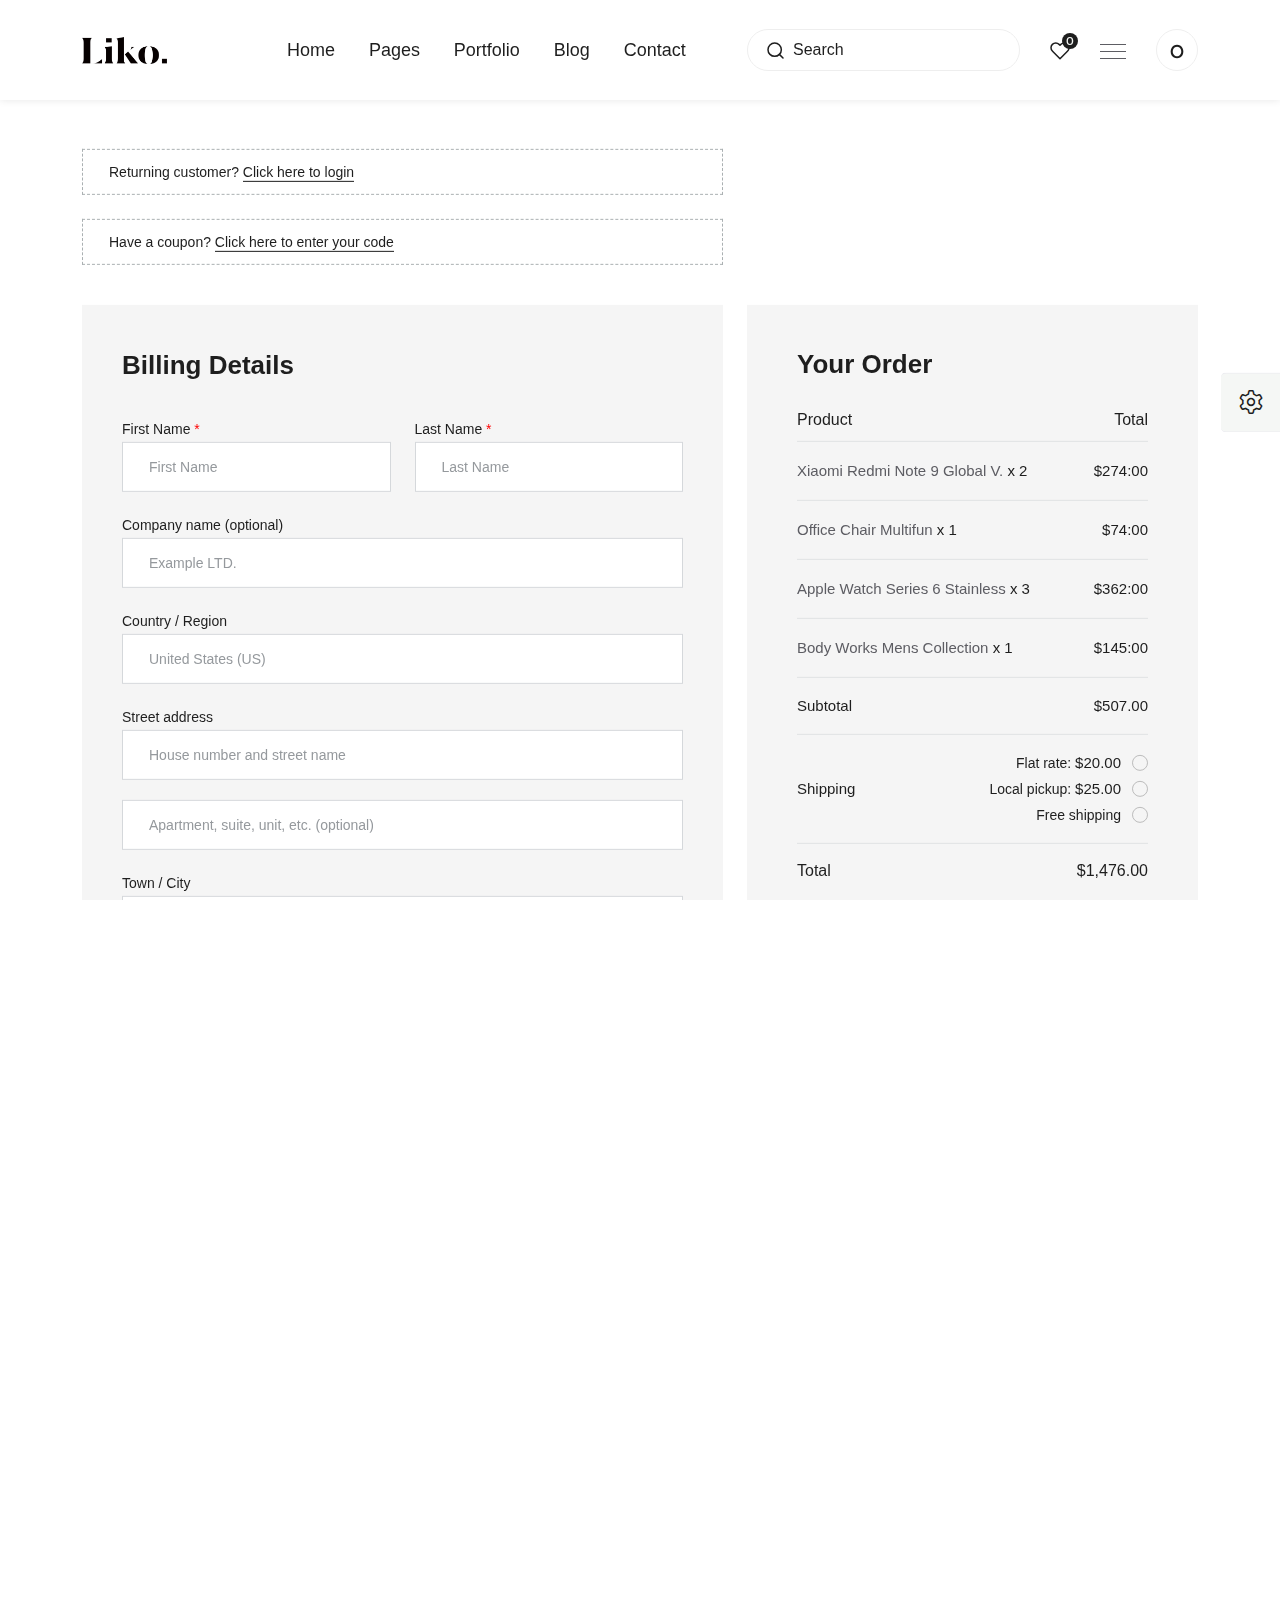
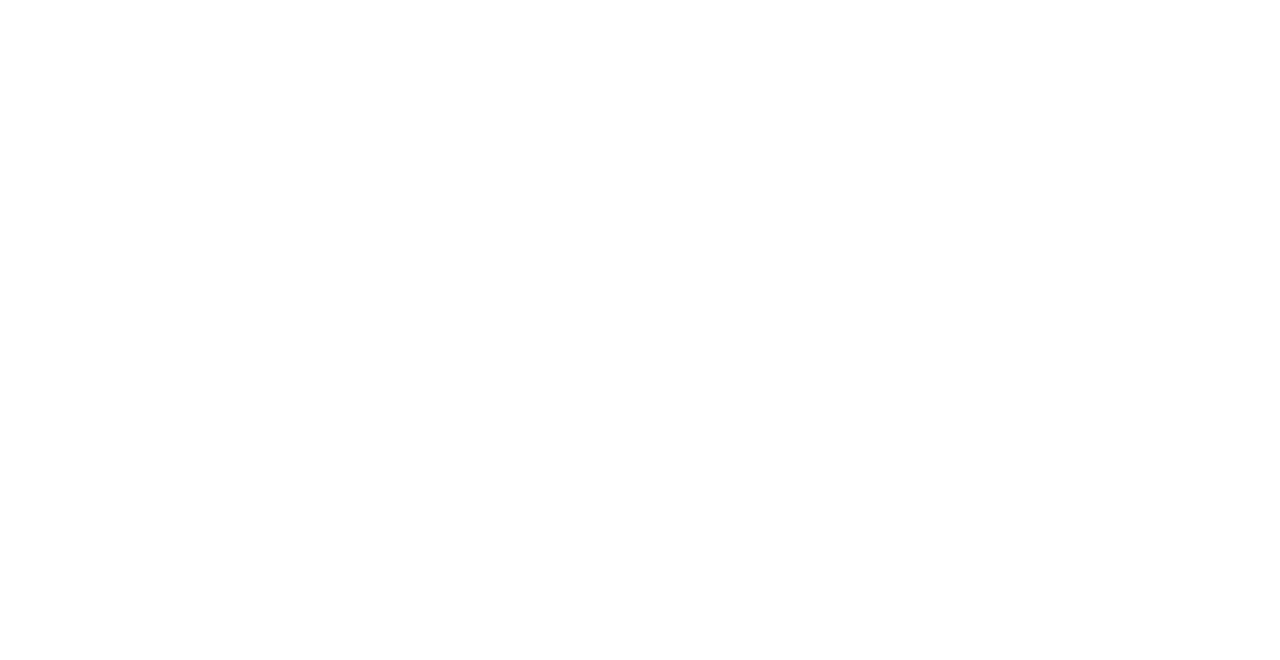
<file: checkout.html>
<!doctype html>
<html class="no-js" lang="zxx">

<head>
   <meta charset="utf-8">
   <meta http-equiv="x-ua-compatible" content="ie=edge">
   <title>Liko - Creative agency & portfolio HTML Template</title>
   <meta name="description" content="">
   <meta name="viewport" content="width=device-width, initial-scale=1">

   <!-- Place favicon.ico in the root directory -->
   <link rel="shortcut icon" type="image/x-icon" href="assets/img/favicon.png">

   <!-- CSS here -->
   <link rel="stylesheet" href="assets/css/bootstrap.css">
   <link rel="stylesheet" href="assets/css/animate.css">
   <link rel="stylesheet" href="assets/css/swiper-bundle.css">
   <link rel="stylesheet" href="assets/css/slick.css">
   <link rel="stylesheet" href="assets/css/magnific-popup.css">
   <link rel="stylesheet" href="assets/css/font-awesome-pro.css">
   <link rel="stylesheet" href="assets/css/spacing.css">
   <link rel="stylesheet" href="assets/css/custom-animation.css">
   <link rel="stylesheet" href="assets/css/main.css">
   
</head>

<body>

   <!--[if lte IE 9]>
      <p class="browserupgrade">You are using an <strong>outdated</strong> browser. Please <a href="https://browsehappy.com/">upgrade your browser</a> to improve your experience and security.</p>
   <![endif]-->

   <!-- pre loader area start -->
   <div id="loading" class="preloader-wrap">
      <div class="preloader-2 text-center">
         <span class="line line-1"></span>
         <span class="line line-2"></span>
         <span class="line line-3"></span>
         <span class="line line-4"></span>
         <span class="line line-5"></span>
         <span class="line line-6"></span>
         <span class="line line-7"></span>
         <span class="line line-8"></span>
         <span class="line line-9"></span>
         <div class="loader-text">Loading ...</div>
      </div>
   </div>
   <!-- pre loader area end -->

   <!-- back to top start -->
   <div class="back-to-top-wrapper">
      <button id="back_to_top" type="button" class="back-to-top-btn">
         <svg width="12" height="7" viewBox="0 0 12 7" fill="none" xmlns="http://www.w3.org/2000/svg">
            <path d="M11 6L6 1L1 6" stroke="currentColor" stroke-width="1.5" stroke-linecap="round" stroke-linejoin="round" />
         </svg>
      </button>
   </div>
   <!-- back to top end -->

   <!-- cart mini area start -->
   <div class="cartmini__area">
      <div class="cartmini__wrapper d-flex justify-content-between flex-column">
         <div class="cartmini__top-wrapper">
            <div class="cartmini__top p-relative">
               <div class="cartmini__top-title">
                  <h4>Shopping cart</h4>
               </div>
               <div class="cartmini__close">
                  <button type="button" class="cartmini__close-btn cartmini-close-btn"><i
                        class="fal fa-times"></i></button>
               </div>
            </div>
            <div class="cartmini__shipping">
               <p> Free Shipping for all orders over <span>$50</span></p>
               <div class="progress">
                  <div class="progress-bar progress-bar-striped progress-bar-animated" role="progressbar"
                     data-width="70%" aria-valuenow="70" aria-valuemin="0" aria-valuemax="100"></div>
               </div>
            </div>
            <div class="cartmini__widget">
               <div class="cartmini__widget-item">
                  <div class="cartmini__thumb">
                     <a href="shop-details.html">
                        <img src="assets/img/inner-blog/blog-sidebar/rc-post/rc-1.jpg" alt="">
                     </a>
                  </div>
                  <div class="cartmini__content">
                     <h5 class="cartmini__title"><a href="shop-details.html">Level Bolt Smart Lock</a></h5>
                     <div class="cartmini__price-wrapper">
                        <span class="cartmini__price">$46.00</span>
                        <span class="cartmini__quantity">x2</span>
                     </div>
                  </div>
                  <a href="#" class="cartmini__del"><i class="fa-regular fa-xmark"></i></a>
               </div>
            </div>
         </div>
         <div class="cartmini__checkout">
            <div class="cartmini__checkout-title mb-30">
               <h4>Subtotal:</h4>
               <span>$113.00</span>
            </div>
            <div class="cartmini__checkout-btn">
               <a href="cart.html" class="tp-btn-black-2 text-center mb-10 w-100"> view cart</a>
               <a href="checkout.html" class="tp-btn-black-2 text-center w-100"> checkout</a>
            </div>
         </div>
      </div>
   </div>
   <!-- cart mini area end -->

   <!-- tp-offcanvus-area-end -->
   <div class="tp-offcanvas-area">
      <div class="tp-offcanvas-wrapper">
         <div class="tp-offcanvas-top d-flex align-items-center justify-content-between">
                       <div class="tp-offcanvas-logo">
               <a href="index.html">
                  <img class="logo-1" src="assets/img/logo/logo.png" alt="">
                  <img class="logo-2" src="assets/img/logo/logo-white.png" alt="">
               </a>
            </div>
            <div class="tp-offcanvas-close">
               <button class="tp-offcanvas-close-btn">
                  <svg width="37" height="38" viewBox="0 0 37 38" fill="none" xmlns="http://www.w3.org/2000/svg">
                     <path d="M9.19141 9.80762L27.5762 28.1924" stroke="currentColor" stroke-width="1.5"
                        stroke-linecap="round" stroke-linejoin="round" />
                     <path d="M9.19141 28.1924L27.5762 9.80761" stroke="currentColor" stroke-width="1.5"
                        stroke-linecap="round" stroke-linejoin="round" />
                  </svg>
               </button>
            </div>
         </div>
         <div class="tp-offcanvas-main">
            <div class="tp-offcanvas-content">
               <h3 class="tp-offcanvas-title">Hello There!</h3>
               <p>Lorem ipsum dolor sit amet, consectetur adipiscing elit, </p>
            </div>
            <div class="tp-main-menu-mobile d-xl-none"></div>
            <div class="tp-offcanvas-gallery">
               <div class="row gx-2">
                  <div class="col-md-3 col-3">
                     <div class="tp-offcanvas-gallery-img fix">
                        <a href="#"><img src="assets/img/menu/offcanvas/offcanvas-1.jpg" alt=""></a>
                     </div>
                  </div>
                  <div class="col-md-3 col-3">
                     <div class="tp-offcanvas-gallery-img fix">
                        <a href="#"><img src="assets/img/menu/offcanvas/offcanvas-2.jpg" alt=""></a>
                     </div>
                  </div>
                  <div class="col-md-3 col-3">
                     <div class="tp-offcanvas-gallery-img fix">
                        <a href="#"><img src="assets/img/menu/offcanvas/offcanvas-3.jpg" alt=""></a>
                     </div>
                  </div>
                  <div class="col-md-3 col-3">
                     <div class="tp-offcanvas-gallery-img fix">
                        <a href="#"><img src="assets/img/menu/offcanvas/offcanvas-4.jpg" alt=""></a>
                     </div>
                  </div>
               </div>
            </div>
            <div class="tp-offcanvas-contact">
               <h3 class="tp-offcanvas-title sm">Information</h3>

               <ul>
                  <li><a href="tel:1245654">+ 4 20 7700 1007</a></li>
                  <li><a href="mailto:hello@diego.com">hello@diego.com</a></li>
                  <li><a href="#">Avenue de Roma 158b, Lisboa</a></li>
               </ul>
            </div>
            <div class="tp-offcanvas-social">
               <h3 class="tp-offcanvas-title sm">Follow Us</h3>
               <ul>
                  <li>
                     <a href="#">
                        <svg width="16" height="16" viewBox="0 0 16 16" fill="none" xmlns="http://www.w3.org/2000/svg">
                           <path
                              d="M11.25 1.5H4.75C2.95507 1.5 1.5 2.95507 1.5 4.75V11.25C1.5 13.0449 2.95507 14.5 4.75 14.5H11.25C13.0449 14.5 14.5 13.0449 14.5 11.25V4.75C14.5 2.95507 13.0449 1.5 11.25 1.5Z"
                              stroke="currentColor" stroke-width="1.5" stroke-linecap="round" stroke-linejoin="round" />
                           <path
                              d="M10.6016 7.5907C10.6818 8.13166 10.5894 8.68414 10.3375 9.16955C10.0856 9.65497 9.68711 10.0486 9.19862 10.2945C8.71014 10.5404 8.15656 10.6259 7.61663 10.5391C7.0767 10.4522 6.57791 10.1972 6.19121 9.81055C5.80451 9.42385 5.54959 8.92506 5.46271 8.38513C5.37583 7.8452 5.46141 7.29163 5.70728 6.80314C5.95315 6.31465 6.34679 5.91613 6.83221 5.66425C7.31763 5.41238 7.87011 5.31998 8.41107 5.4002C8.96287 5.48202 9.47372 5.73915 9.86817 6.1336C10.2626 6.52804 10.5197 7.0389 10.6016 7.5907Z"
                              stroke="currentColor" stroke-width="1.5" stroke-linecap="round" stroke-linejoin="round" />
                           <path d="M11.5742 4.42578H11.5842" stroke="currentColor" stroke-width="1.5"
                              stroke-linecap="round" stroke-linejoin="round" />
                        </svg>
                     </a>
                  </li>
                  <li>
                     <a href="#">
                        <svg width="18" height="18" viewBox="0 0 18 18" fill="none" xmlns="http://www.w3.org/2000/svg">
                           <path
                              d="M2.50589 12.7494C4.57662 16.336 9.16278 17.5648 12.7494 15.4941C14.2113 14.65 15.2816 13.388 15.8962 11.9461C16.7895 9.85066 16.7208 7.37526 15.4941 5.25063C14.2674 3.12599 12.1581 1.82872 9.89669 1.55462C8.34063 1.366 6.71259 1.66183 5.25063 2.50589C1.66403 4.57662 0.435172 9.16278 2.50589 12.7494Z"
                              stroke="currentColor" stroke-width="1.5" />
                           <path
                              d="M12.7127 15.4292C12.7127 15.4292 12.0086 10.4867 10.5011 7.87559C8.99362 5.26451 5.28935 2.57155 5.28935 2.57155M5.68449 15.6124C6.79553 12.2606 12.34 8.54524 16.3975 9.43537M12.311 2.4082C11.1953 5.72344 5.75732 9.38453 1.71875 8.58915"
                              stroke="currentColor" stroke-width="1.5" stroke-linecap="round" />
                        </svg>
                     </a>
                  </li>
                  <li>
                     <a href="#">
                        <svg width="18" height="11" viewBox="0 0 18 11" fill="none" xmlns="http://www.w3.org/2000/svg">
                           <path
                              d="M1 5.5715H6.33342C7.62867 5.5715 8.61917 6.56199 8.61917 7.85725C8.61917 9.15251 7.62867 10.143 6.33342 10.143H1.76192C1.30477 10.143 1 9.83823 1 9.38108V1.76192C1 1.30477 1.30477 1 1.76192 1H5.5715C6.86676 1 7.85725 1.99049 7.85725 3.28575C7.85725 4.58101 6.86676 5.5715 5.5715 5.5715H1Z"
                              stroke="currentColor" stroke-width="1.5" stroke-miterlimit="10" />
                           <path
                              d="M10.9062 7.09454H17.0016C17.0016 5.41832 15.6301 4.04688 13.9539 4.04688C12.2777 4.04688 10.9062 5.41832 10.9062 7.09454ZM10.9062 7.09454C10.9062 8.77076 12.2777 10.1422 13.9539 10.1422H15.2492"
                              stroke="currentColor" stroke-width="1.5" stroke-miterlimit="10" stroke-linecap="round"
                              stroke-linejoin="round" />
                           <path d="M16.1125 1.44434H11.668" stroke="currentColor" stroke-width="1.2"
                              stroke-miterlimit="10" stroke-linecap="round" stroke-linejoin="round" />
                        </svg>
                     </a>
                  </li>
                  <li>
                     <a href="#">
                        <svg width="18" height="14" viewBox="0 0 18 14" fill="none" xmlns="http://www.w3.org/2000/svg">
                           <path
                              d="M12.75 13H5.25C3 13 1.5 11.5 1.5 9.25V4.75C1.5 2.5 3 1 5.25 1H12.75C15 1 16.5 2.5 16.5 4.75V9.25C16.5 11.5 15 13 12.75 13Z"
                              stroke="currentColor" stroke-width="1.5" stroke-miterlimit="10" stroke-linecap="round"
                              stroke-linejoin="round" />
                           <path
                              d="M8.70676 5.14837L10.8006 6.40465C11.5543 6.90716 11.5543 7.66093 10.8006 8.16344L8.70676 9.41972C7.86923 9.92224 7.19922 9.50348 7.19922 8.5822V6.06964C7.19922 4.98086 7.86923 4.64585 8.70676 5.14837Z"
                              fill="currentColor" />
                        </svg>
                     </a>
                  </li>
               </ul>
            </div>
         </div>
      </div>
   </div>
   <div class="body-overlay"></div>
   <!-- tp-offcanvus-area-end -->


   <header class="tp-header-height z-index-5">

      <!-- header top area start -->
      <div class="tp-inner-header-2-area tp-shop-mob-space tp-transparent tp-inner-header-2-bg">
         <div class="container container-1800">
            <div class="row align-items-center">
               <div class="col-xl-2 col-lg-4 col-md-4 col-4">
                  <div class="tp-header-logo">
                     <a class="logo-1" href="index.html"><img src="assets/img/logo/logo.png" alt=""></a>
                     <a class="logo-2" href="index.html"><img src="assets/img/logo/logo-white.png" alt=""></a>
                  </div>
               </div>
               <div class="col-xl-5 d-none d-xl-block">
                  <div class="tp-inner-header-2-menu header-main-menu">
                     <nav class="tp-main-menu-content">
                        <ul>
                           <li class="has-dropdown">
                              <a href="index.html">Home</a>
                              <div class="tp-submenu submenu tp-mega-menu">
                                 <div class="tp-menu-fullwidth">
                                    <div class="tp-homemenu-wrapper">
                                       <div class="row gx-25 row-cols-xl-6 row-cols-lg-2 row-cols-md-2 row-cols-1">
                                          <div class="col homemenu">
                                             <div class="homemenu-thumb-wrap mb-20">
                                                <div class="homemenu-thumb fix">
                                                   <a href="index.html"><img
                                                         src="assets/img/menu/white-version/home-1.jpg" alt=""></a>
                                                </div>
                                             </div>
                                             <div class="homemenu-content text-center">
                                                <h4 class="homemenu-title">
                                                   <a href="index.html">MAIN HOME</a>
                                                </h4>
                                             </div>
                                          </div>
                                          <div class="col homemenu">
                                             <div class="homemenu-thumb-wrap mb-20">
                                                <div class="homemenu-thumb fix">
                                                   <a href="index-2.html"><img
                                                         src="assets/img/menu/white-version/home-2.jpg" alt=""></a>
                                                </div>
                                             </div>
                                             <div class="homemenu-content text-center">
                                                <h4 class="homemenu-title">
                                                   <a href="index-2.html">Fashion STUDIO</a>
                                                </h4>
                                             </div>
                                          </div>
                                          <div class="col homemenu">
                                             <div class="homemenu-thumb-wrap mb-20">
                                                <div class="homemenu-thumb fix">
                                                   <a href="index-4.html"><img
                                                         src="assets/img/menu/white-version/home-3.jpg" alt=""></a>
                                                </div>
                                             </div>
                                             <div class="homemenu-content text-center">
                                                <h4 class="homemenu-title">
                                                   <a href="index-4.html">CREATIVE AGENCY</a>
                                                </h4>
                                             </div>
                                          </div>
                                          <div class="col homemenu">
                                             <div class="homemenu-thumb-wrap mb-20">
                                                <div class="homemenu-thumb fix">
                                                   <a href="index-3.html"><img
                                                         src="assets/img/menu/white-version/home-4.jpg" alt=""></a>
                                                </div>
                                             </div>
                                             <div class="homemenu-content text-center">
                                                <h4 class="homemenu-title">
                                                   <a href="index-3.html">Digital Agency</a>
                                                </h4>
                                             </div>
                                          </div>
                                          <div class="col homemenu">
                                             <div class="homemenu-thumb-wrap mb-20">
                                                <div class="homemenu-thumb fix">
                                                   <a href="index-5.html"><img
                                                         src="assets/img/menu/white-version/home-5.jpg" alt=""></a>
                                                </div>
                                             </div>
                                             <div class="homemenu-content text-center">
                                                <h4 class="homemenu-title">
                                                   <a href="index-5.html">DESIGN STUDIO</a>
                                                </h4>
                                             </div>
                                          </div>
                                          <div class="col homemenu">
                                             <div class="homemenu-thumb-wrap mb-20">
                                                <div class="homemenu-thumb fix">
                                                   <a href="index-shop.html"><img
                                                         src="assets/img/menu/white-version/home-6.jpg" alt=""></a>
                                                </div>
                                             </div>
                                             <div class="homemenu-content text-center">
                                                <h4 class="homemenu-title">
                                                   <a href="index-shop.html">Minimal Shop</a>
                                                </h4>
                                             </div>
                                          </div>
                                          <div class="col homemenu">
                                             <div class="homemenu-thumb-wrap mb-20">
                                                <div class="homemenu-thumb fix">
                                                   <a href="index-8.html"><img
                                                         src="assets/img/menu/white-version/home-7.jpg" alt=""></a>
                                                </div>
                                             </div>
                                             <div class="homemenu-content text-center">
                                                <h4 class="homemenu-title">
                                                   <a href="index-8.html">DESIGN STUDIO</a>
                                                </h4>
                                             </div>
                                          </div>
                                          <div class="col homemenu">
                                             <div class="homemenu-thumb-wrap mb-20">
                                                <div class="homemenu-thumb fix">
                                                   <a href="index-9.html"><img
                                                         src="assets/img/menu/white-version/home-8.jpg" alt=""></a>
                                                </div>
                                             </div>
                                             <div class="homemenu-content text-center">
                                                <h4 class="homemenu-title">
                                                   <a href="index-9.html">showcase carousel</a>
                                                </h4>
                                             </div>
                                          </div>
                                          <div class="col homemenu">
                                             <div class="homemenu-thumb-wrap mb-20">
                                                <div class="homemenu-thumb fix">
                                                   <a href="index-10.html"><img
                                                         src="assets/img/menu/white-version/home-9.jpg" alt=""></a>
                                                </div>
                                             </div>
                                             <div class="homemenu-content text-center">
                                                <h4 class="homemenu-title">
                                                   <a href="index-10.html">INTERACTIVE LINKS</a>
                                                </h4>
                                             </div>
                                          </div>
                                          <div class="col homemenu">
                                             <div class="homemenu-thumb-wrap mb-20">
                                                <div class="homemenu-thumb fix">
                                                   <a href="index-11.html"><img
                                                         src="assets/img/menu/white-version/home-10.jpg" alt=""></a>
                                                </div>
                                             </div>
                                             <div class="homemenu-content text-center">
                                                <h4 class="homemenu-title">
                                                   <a href="index-11.html">wrapper slider</a>
                                                </h4>
                                             </div>
                                          </div>
                                          <div class="col homemenu">
                                             <div class="homemenu-thumb-wrap mb-20">
                                                <div class="homemenu-thumb fix">
                                                   <a href="portfolio-showcase-2.html"><img
                                                         src="assets/img/menu/white-version/home-11.jpg" alt=""></a>
                                                </div>
                                             </div>
                                             <div class="homemenu-content text-center">
                                                <h4 class="homemenu-title">
                                                   <a href="portfolio-showcase-2.html">showcase parallax</a>
                                                </h4>
                                             </div>
                                          </div>
                                          <div class="col homemenu">
                                             <div class="homemenu-thumb-wrap mb-20">
                                                <div class="homemenu-thumb fix">
                                                   <a href="index-12.html"><img
                                                         src="assets/img/menu/white-version/home-12.jpg" alt=""></a>
                                                </div>
                                             </div>
                                             <div class="homemenu-content text-center">
                                                <h4 class="homemenu-title">
                                                   <a href="index-12.html">horizontal</a>
                                                </h4>
                                             </div>
                                          </div>
                                       </div>
                                    </div>
                                 </div>
                              </div>
                           </li>
                           <li class="has-dropdown">
                              <a href="#">Pages</a>
                              <div class="tp-submenu submenu tp-mega-menu">
                                 <div class="tp-megamenu-wrapper">
                                    <div class="row gx-50">
                                       <div class="col-xl-8">
                                          <div class="tp-megamenu-list-box">
                                             <div class="row gx-50">
                                                <div class="col-xl-8">
                                                   <div class="tp-megamenu-list">
                                                      <h4 class="tp-megamenu-title">LIST TYPES</h4>
                                                      <div class="tp-megamenu-list-wrap">
                                                         <ul>
                                                            <li><a href="about-us.html">ABOUT US</a></li>
                                                            <li><a href="faq.html">FAQ Page</a></li>
                                                            <li><a href="about-me.html">ABOUT ME</a></li>
                                                            <li><a href="price.html">Pricing</a></li>
                                                            <li><a href="team.html">Team Page</a></li>
                                                            <li><a href="brand.html">OUR CLIENTS</a></li>
                                                            <li><a href="team-details.html">Team Datails</a></li>
                                                            <li><a href="register.html">Register</a></li>
                                                            <li><a href="service.html">OUR SERVICES</a></li>
                                                            <li><a href="login.html">LogIn</a></li>
                                                            <li><a href="service-details.html">SERVICES DETAILS</a></li>
                                                            <li><a href="error.html">ERROR PAGE</a></li>
                                                         </ul>
                                                      </div>
                                                   </div>
                                                </div>
                                                <div class="col-xl-4">
                                                   <div class="tp-megamenu-list tp-megamenu-list-2">
                                                      <h4 class="tp-megamenu-title">Shop Page</h4>
                                                      <div class="tp-megamenu-list-wrap">
                                                         <ul>
                                                            <li><a href="shop-sidebar.html">Shop Page</a></li>
                                                            <li><a href="shop-details.html">shop details one</a></li>
                                                            <li><a href="shop-details-2.html">shop details TWO</a></li>
                                                            <li><a href="myaccount.html">my account</a></li>
                                                            <li><a href="cart.html">cart</a></li>
                                                            <li><a href="checkout.html">Checkout</a></li>
                                                            <li><a href="wishlist.html">Wishlist</a></li>
                                                         </ul>
                                                      </div>
                                                   </div>
                                                </div>
                                             </div>
                                          </div>
                                       </div>
                                       <div class="col-xl-4">
                                          <div class="tp-megamenu-shop-style">
                                             <div class="tp-shop-banner-left p-relative">
                                                <div class="tp-shop-banner-thumb">
                                                   <img src="assets/img/menu/shop-menu/banner-1.jpg" alt="">
                                                </div>
                                                <div class="tp-shop-banner-content">
                                                   <h4 class="tp-shop-banner-title">Sale</h4>
                                                   <span>20% Off all Shoes</span>
                                                   <a class="tp-shop-btn" href="shop-details.html">Shop Now</a>
                                                </div>
                                             </div>
                                          </div>
                                       </div>
                                    </div>
                                 </div>
                              </div>
                           </li>
                           <li class="has-dropdown">
                              <a href="portfolio-random.html">Portfolio</a>
                              <div class="tp-submenu submenu tp-mega-menu">
                                 <div class="tp-menu-fullwidth">
                                    <div class="tp-megamenu-portfolio p-relative">
                                       <div class="tp-megamenu-portfolio-banner">
                                          <img src="assets/img/menu/portfolio-menu/portfolio.png" alt="">
                                       </div>
                                       <div class="row gx-50">
                                          <div class="col-xxl-9 col-xl-10">
                                             <div class="tp-megamenu-list-box">
                                                <div class="row gx-50">
                                                   <div class="col-xxl-5 col-xl-6">
                                                      <div class="tp-megamenu-list">
                                                         <h4 class="tp-megamenu-title">PORTFOLIO LIST</h4>
                                                         <div class="tp-megamenu-list-wrap tp-portfolio-menu-style">
                                                            <div class="row">
                                                               <div class="col-lg-6">
                                                                  <ul>
                                                                     <li><a href="portfolio-standard.html">Standerd</a></li>
                                                                     <li><a href="index-10.html">Interactive</a></li>
                                                                     <li><a href="portfolio-random.html">random</a></li>
                                                                     <li><a href="portfolio-showcase-2.html">showcase parallax</a></li>
                                                                     <li><a href="portfolio-masonary.html">Masonry random</a></li>
                                                                     <li><a href="index-12.html">Vertical Carousel</a></li>
                                                                     <li><a href="portfolio-wrapper.html">wrapper</a></li>
                                                                  </ul>
                                                               </div>
                                                               <div class="col-lg-6">
                                                                  <ul>
                                                                     <li><a href="portfolio-showcase-1.html">horizontal</a></li>
                                                                     <li><a href="index-7.html">Image Slider</a></li>
                                                                     <li><a href="index-11.html">wrapper Slider</a></li>
                                                                     <li><a href="portfolio-showcase-1.html">parallax showcase</a></li>
                                                                     <li><a href="index-9.html">Perspective Slider</a></li>
                                                                  </ul>
                                                               </div>
                                                            </div>
                                                         </div>
                                                      </div>
                                                   </div>
                                                   <div class="col-xxl-3 col-xl-3">
                                                      <div class="tp-megamenu-list tp-megamenu-list-2 ml-20">
                                                         <h4 class="tp-megamenu-title">List Layouts</h4>
                                                         <div class="tp-megamenu-list-wrap">
                                                            <ul>
                                                               <li><a href="portfolio-grid-col-2.html">two-columns</a></li>
                                                               <li><a href="portfolio-grid-col-3.html">three-columns</a></li>
                                                               <li><a href="portfolio-grid-col-3-fullwidth.html">three-columns Wide</a></li>
                                                               <li><a href="portfolio-grid-col-4.html">four-columns</a></li>
                                                               <li><a href="portfolio-grid-col-4-fullwidth.html">four-columns Wide</a></li>
                                                            </ul>
                                                         </div>
                                                      </div>
                                                   </div>
                                                   <div class="col-xxl-3 col-xl-3">
                                                      <div class="tp-megamenu-list tp-megamenu-list-2 ml-20">
                                                         <h4 class="tp-megamenu-title">PORTFOLIO SINGLES</h4>
                                                         <div class="tp-megamenu-list-wrap">
                                                            <ul>
                                                               <li><a href="portfolio-showcase-2-details.html">Creative</a></li>
                                                               <li><a href="portfolio-details-1.html">images Small</a></li>
                                                               <li><a href="portfolio-details-2.html">Sliding</a></li>
                                                               <li><a href="portfolio-details-comparison.html">Image Comparison</a></li>
                                                               <li><a href="portfolio-details-video.html">Video</a></li>
                                                               <li><a href="portfolio-custom-light.html">CUSTOM LIGHT</a></li>
                                                               <li><a href="portfolio-showcase-details.html">Gallery</a></li>
                                                               <li><a href="portfolio-details-3.html">Mockups</a></li>
                                                            </ul>
                                                         </div>
                                                      </div>
                                                   </div>
                                                </div>
                                             </div>
                                          </div>
                                          <div class="col-xxl-3 col-xl-3 d-none d-xxl-block">
                                             <div class="tp-megamenu-portfolio-text">
                                                <h4>60+</h4>
                                                <span>Pre-built demo home page</span>
                                             </div>
                                          </div>
                                       </div>
                                    </div>
                                 </div>
                              </div>
                           </li>
                           <li class="has-dropdown">
                              <a href="blog-list.html">Blog</a>
                              <ul class="tp-submenu submenu">
                                 <li><a href="blog-modern.html">Modern</a></li>
                                 <li><a href="blog-classic.html">Classic Sidebar</a></li>
                                 <li><a href="blog-list.html">Minimal List</a></li>
                                 <li><a href="blog-details.html">Post Single</a></li>
                                 <li><a href="blog-details-without-sidebar.html">Post Without Sidebar</a></li>
                              </ul>
                           </li>
                           <li class="has-dropdown">
                              <a href="contact.html">Contact</a>
                              <ul class="tp-submenu submenu">
                                 <li><a href="contact-2.html">Contact</a></li>
                                 <li><a href="contact.html">Get IN touch</a></li>
                              </ul>
                           </li>
                        </ul>
                     </nav>
                  </div>
               </div>
               <div class="col-xl-5 col-lg-8 col-md-8 col-8">
                  <div class="tp-inner-header-2-right d-flex align-items-center justify-content-end">
                     <div class="tp-inner-header-2-search p-relative d-none d-lg-block">
                        <input type="text" placeholder="Search">
                        <span>
                           <svg width="17" height="17" viewBox="0 0 17 17" fill="none" xmlns="http://www.w3.org/2000/svg">
                              <path d="M7.66666 14.3333C11.3486 14.3333 14.3333 11.3486 14.3333 7.66666C14.3333 3.98476 11.3486 1 7.66666 1C3.98476 1 1 3.98476 1 7.66666C1 11.3486 3.98476 14.3333 7.66666 14.3333Z" stroke="currentcolor" stroke-width="1.5" stroke-linecap="round" stroke-linejoin="round"/>
                              <path d="M15.9999 16L12.3749 12.375" stroke="currentcolor" stroke-width="1.5" stroke-linecap="round" stroke-linejoin="round"/>
                           </svg>
                        </span>
                     </div>
                     <button class="tp-shop-mob-search d-lg-none">
                        <span>
                           <svg width="17" height="17" viewBox="0 0 17 17" fill="none" xmlns="http://www.w3.org/2000/svg">
                              <path d="M7.66666 14.3333C11.3486 14.3333 14.3333 11.3486 14.3333 7.66666C14.3333 3.98476 11.3486 1 7.66666 1C3.98476 1 1 3.98476 1 7.66666C1 11.3486 3.98476 14.3333 7.66666 14.3333Z" stroke="currentcolor" stroke-width="1.5" stroke-linecap="round" stroke-linejoin="round"/>
                              <path d="M15.9999 16L12.3749 12.375" stroke="currentcolor" stroke-width="1.5" stroke-linecap="round" stroke-linejoin="round"/>
                           </svg>
                        </span>
                     </button>
                     <a class="tp-inner-header-2-wishlist p-relative" href="wishlist.html">
                        <i>o</i>
                        <span>
                           <svg width="20" height="18" viewBox="0 0 20 18" fill="none" xmlns="http://www.w3.org/2000/svg">
                              <path d="M17.612 2.38797C17.1722 1.94794 16.65 1.59888 16.0752 1.36073C15.5005 1.12258 14.8844 1 14.2623 1C13.6401 1 13.0241 1.12258 12.4493 1.36073C11.8746 1.59888 11.3524 1.94794 10.9126 2.38797L9.99977 3.30075L9.08699 2.38797C8.19858 1.49956 6.99364 1.00046 5.73725 1.00046C4.48085 1.00046 3.27591 1.49956 2.38751 2.38797C1.4991 3.27637 1 4.48131 1 5.73771C1 6.9941 1.4991 8.19904 2.38751 9.08745L3.30029 10.0002L9.99977 16.6997L16.6992 10.0002L17.612 9.08745C18.0521 8.64763 18.4011 8.12542 18.6393 7.55066C18.8774 6.9759 19 6.35985 19 5.73771C19 5.11556 18.8774 4.49951 18.6393 3.92475C18.4011 3.34999 18.0521 2.82779 17.612 2.38797Z" stroke="currentcolor" stroke-width="1.5" stroke-linecap="round" stroke-linejoin="round"/>
                           </svg>
                        </span>
                     </a>
                     <button class="tp-inner-header-2-bar tp-offcanvas-open-btn">
                        <span>
                           <svg width="26" height="15" viewBox="0 0 26 15" fill="none" xmlns="http://www.w3.org/2000/svg">
                              <rect width="26" height="1" fill="currentcolor"/>
                              <rect y="7" width="26" height="1" fill="currentcolor"/>
                              <rect y="14" width="26" height="1" fill="currentcolor"/>
                           </svg>
                        </span> 
                     </button>
                     <button class="tp-inner-header-2-cart cartmini-open-btn">
                        <span>
                           <svg width="14" height="15" viewBox="0 0 14 15" fill="none"
                              xmlns="http://www.w3.org/2000/svg">
                              <path
                                 d="M7.02742 14.26C5.91809 14.26 4.87809 13.9913 3.90742 13.454C2.93676 12.9167 2.14809 12.1453 1.54142 11.14C0.952089 10.1173 0.657422 8.91267 0.657422 7.526C0.657422 6.13933 0.952089 4.94333 1.54142 3.938C2.14809 2.91533 2.93676 2.12667 3.90742 1.572C4.87809 1.01733 5.91809 0.739999 7.02742 0.739999C8.13676 0.739999 9.16809 1.01733 10.1214 1.572C11.0921 2.12667 11.8721 2.91533 12.4614 3.938C13.0508 4.94333 13.3454 6.13933 13.3454 7.526C13.3454 8.91267 13.0508 10.1173 12.4614 11.14C11.8721 12.1453 11.0921 12.9167 10.1214 13.454C9.16809 13.9913 8.13676 14.26 7.02742 14.26ZM7.02742 12.258C7.73809 12.258 8.41409 12.076 9.05542 11.712C9.69676 11.348 10.2254 10.8107 10.6414 10.1C11.0574 9.38933 11.2654 8.53133 11.2654 7.526C11.2654 6.52067 11.0574 5.66267 10.6414 4.952C10.2428 4.24133 9.71409 3.69533 9.05542 3.314C8.41409 2.93267 7.73809 2.742 7.02742 2.742C6.31676 2.742 5.63209 2.93267 4.97342 3.314C4.31476 3.678 3.77742 4.21533 3.36142 4.926C2.94542 5.63667 2.73742 6.50333 2.73742 7.526C2.73742 8.53133 2.94542 9.38933 3.36142 10.1C3.77742 10.8107 4.31476 11.348 4.97342 11.712C5.63209 12.076 6.31676 12.258 7.02742 12.258Z"
                                 fill="currentcolor" />
                           </svg>
                        </span>
                     </button>
                  </div>
               </div>
            </div>
         </div>
      </div>
      <!-- header top area end -->

   </header>

   <div id="smooth-wrapper">
      <div id="smooth-content">

         <main>

            <!-- checkout area start -->
            <section class="tp-checkout-area pt-200 pb-120">
               <div class="container">
                  <div class="row">
                     <div class="col-xl-7 col-lg-7">
                        <div class="tp-checkout-verify">
                           <div class="tp-checkout-verify-item">
                              <p class="tp-checkout-verify-reveal">Returning customer? <button type="button" class="tp-checkout-login-form-reveal-btn">Click here to login</button></p>

                              <div id="tpReturnCustomerLoginForm" class="tp-return-customer">
                                 <form action="#">
                                    
                                    <div class="tp-return-customer-input">
                                       <label>Email</label>
                                       <input type="text" placeholder="Your Email">
                                    </div>
                                    <div class="tp-return-customer-input">
                                       <label>Password</label>
                                       <input type="password" placeholder="Password">
                                    </div>

                                    <div class="tp-return-customer-suggetions d-sm-flex align-items-center justify-content-between mb-20">
                                       <div class="tp-return-customer-remeber">
                                          <input id="remeber" type="checkbox">
                                          <label for="remeber">Remember me</label>
                                       </div>
                                       <div class="tp-return-customer-forgot">
                                          <a href="#">Forgot Password?</a>
                                       </div>
                                    </div>
                                    <button type="submit" class="tp-btn-cart sm">Login</button>
                                 </form>
                              </div>
                           </div>
                           <div class="tp-checkout-verify-item">
                              <p class="tp-checkout-verify-reveal">Have a coupon? <button type="button" class="tp-checkout-coupon-form-reveal-btn">Click here to enter your code</button></p>

                              <div id="tpCheckoutCouponForm" class="tp-return-customer">
                                 <form action="#">
                                    <div class="tp-return-customer-input">
                                       <label>Coupon Code :</label>
                                       <input type="text" placeholder="Coupon">
                                    </div>
                                    <button type="submit" class="tp-btn-cart sm">Apply</button>
                                 </form>
                              </div>
                           </div>
                        </div>
                     </div>
                     <div class="col-lg-7">
                        <div class="tp-checkout-bill-area">
                           <h3 class="tp-checkout-bill-title">Billing Details</h3>

                           <div class="tp-checkout-bill-form">
                              <form action="#">
                                 <div class="tp-checkout-bill-inner">
                                    <div class="row">
                                       <div class="col-md-6">
                                          <div class="tp-checkout-input">
                                             <label>First Name <span>*</span></label>
                                             <input type="text" placeholder="First Name">
                                          </div>
                                       </div>
                                       <div class="col-md-6">
                                          <div class="tp-checkout-input">
                                             <label>Last Name <span>*</span></label>
                                             <input type="text" placeholder="Last Name">
                                          </div>
                                       </div>
                                       <div class="col-md-12">
                                          <div class="tp-checkout-input">
                                             <label>Company name (optional)</label>
                                             <input type="text" placeholder="Example LTD.">
                                          </div>
                                       </div>
                                       <div class="col-md-12">
                                          <div class="tp-checkout-input">
                                             <label>Country / Region </label>
                                             <input type="text" placeholder="United States (US)">
                                          </div>
                                       </div>
                                       <div class="col-md-12">
                                          <div class="tp-checkout-input">
                                             <label>Street address</label>
                                             <input type="text" placeholder="House number and street name">
                                          </div>

                                          <div class="tp-checkout-input">
                                             <input type="text" placeholder="Apartment, suite, unit, etc. (optional)">
                                          </div>
                                       </div>
                                       <div class="col-md-12">
                                          <div class="tp-checkout-input">
                                             <label>Town / City</label>
                                             <input type="text" placeholder="">
                                          </div>
                                       </div>
                                       <div class="col-md-6">
                                          <div class="tp-checkout-input">
                                             <label>State / County</label>
                                             <select>
                                                <option>New York US</option>
                                                <option>Berlin Germany</option>
                                                <option>Paris France</option>
                                                <option>Tokiyo Japan</option>
                                             </select>
                                          </div>
                                       </div>
                                       <div class="col-md-6">
                                          <div class="tp-checkout-input">
                                             <label>Postcode ZIP</label>
                                             <input type="text" placeholder="">
                                          </div>
                                       </div>
                                       <div class="col-md-12">
                                          <div class="tp-checkout-input">
                                             <label>Phone <span>*</span></label>
                                             <input type="text" placeholder="">
                                          </div>
                                       </div>
                                       <div class="col-md-12">
                                          <div class="tp-checkout-input">
                                             <label>Email address <span>*</span></label>
                                             <input type="email" placeholder="">
                                          </div>
                                       </div>
                                       <div class="col-md-12">
                                          <div class="tp-checkout-option-wrapper">
                                             <div class="tp-checkout-option">
                                                <input id="create_free_account" type="checkbox">
                                                <label for="create_free_account">Create an account?</label>
                                             </div>
                                             <div class="tp-checkout-option">
                                                <input id="ship_to_diff_address" type="checkbox">
                                                <label for="ship_to_diff_address">Ship to a different address?</label>
                                             </div>
                                          </div>
                                       </div>
                                       <div class="col-md-12">
                                          <div class="tp-checkout-input">
                                             <label>Order notes (optional)</label>
                                             <textarea placeholder="Notes about your order, e.g. special notes for delivery."></textarea>
                                          </div>
                                       </div>
                                    </div>
                                 </div>
                              </form>
                           </div>
                        </div>
                     </div>
                     <div class="col-lg-5">
                        <!-- checkout place order -->
                        <div class="tp-checkout-place">
                           <h3 class="tp-checkout-place-title">Your Order</h3>

                           <div class="tp-order-info-list">
                              <ul>

                                 <!-- header -->
                                 <li class="tp-order-info-list-header">
                                    <h4>Product</h4>
                                    <h4>Total</h4>
                                 </li>

                                 <!-- item list -->
                                 <li class="tp-order-info-list-desc">
                                    <p>Xiaomi Redmi Note 9 Global V. <span> x 2</span></p>
                                    <span>$274:00</span>
                                 </li>
                                 <li class="tp-order-info-list-desc">
                                    <p>Office Chair Multifun <span> x 1</span></p>
                                    <span>$74:00</span>
                                 </li>
                                 <li class="tp-order-info-list-desc">
                                    <p>Apple Watch Series 6 Stainless  <span> x 3</span></p>
                                    <span>$362:00</span>
                                 </li>
                                 <li class="tp-order-info-list-desc">
                                    <p>Body Works Mens Collection <span> x 1</span></p>
                                    <span>$145:00</span>
                                 </li>

                                 <!-- subtotal -->
                                 <li class="tp-order-info-list-subtotal">
                                    <span>Subtotal</span>
                                    <span>$507.00</span>
                                 </li>

                                 <!-- shipping -->
                                 <li class="tp-order-info-list-shipping">
                                    <span>Shipping</span>
                                    <div class="tp-order-info-list-shipping-item d-flex flex-column align-items-end">
                                       <span>
                                          <input id="flat_rate" type="radio" name="shipping">
                                          <label for="flat_rate">Flat rate: <span>$20.00</span></label>
                                       </span>
                                       <span>
                                          <input id="local_pickup" type="radio" name="shipping">
                                          <label for="local_pickup">Local pickup: <span>$25.00</span></label>
                                       </span>
                                       <span>
                                          <input id="free_shipping" type="radio" name="shipping">
                                          <label for="free_shipping">Free shipping</label>
                                       </span>
                                    </div>
                                 </li>

                                 <!-- total -->
                                 <li class="tp-order-info-list-total">
                                    <span>Total</span>
                                    <span>$1,476.00</span>
                                 </li>
                              </ul>
                           </div>
                           <div class="tp-checkout-payment">
                              <div class="tp-checkout-payment-item">
                                 <input type="radio" id="back_transfer" name="payment">
                                 <label for="back_transfer" data-bs-toggle="direct-bank-transfer">Direct Bank Transfer</label>
                                 <div class="tp-checkout-payment-desc direct-bank-transfer">
                                    <p>Make your payment directly into our bank account. Please use your Order ID as the payment reference. Your order will not be shipped until the funds have cleared in our account.</p>
                                 </div>
                              </div>
                              <div class="tp-checkout-payment-item">
                                 <input type="radio" id="cheque_payment" name="payment">
                                 <label for="cheque_payment">Cheque Payment</label>
                                 <div class="tp-checkout-payment-desc cheque-payment">
                                    <p>Make your payment directly into our bank account. Please use your Order ID as the payment reference. Your order will not be shipped until the funds have cleared in our account.</p>
                                 </div>
                              </div>
                              <div class="tp-checkout-payment-item">
                                 <input type="radio" id="cod" name="payment">
                                 <label for="cod">Cash on Delivery</label>
                                 <div class="tp-checkout-payment-desc cash-on-delivery">
                                    <p>Make your payment directly into our bank account. Please use your Order ID as the payment reference. Your order will not be shipped until the funds have cleared in our account.</p>
                                 </div>
                              </div>
                              <div class="tp-checkout-payment-item paypal-payment">
                                 <input type="radio" id="paypal" name="payment">
                                 <label for="paypal">PayPal <img src="assets/img/inner-shop/payment.png" alt=""> <a href="#">What is PayPal?</a></label>
                              </div>
                           </div>
                           <div class="tp-checkout-agree">
                              <div class="tp-checkout-option">
                                 <input id="read_all" type="checkbox">
                                 <label for="read_all">I have read and agree to the website.</label>
                              </div>
                           </div>
                           <div class="tp-checkout-btn-wrapper">
                              <a href="#" class="tp-btn-cart sm w-100">Place Order</a>
                           </div>
                        </div>
                     </div>
                  </div>
               </div>
            </section>
            <!-- checkout area end -->

         </main>

         <footer>

            <!-- footer area start -->
            <div class="tp-footer-6-area black-bg pt-100">
               <div class="container container-1300">
                  <div class="tp-footer-6-widget-wrap">
                     <div class="row">
                        <div class="col-xl-3 col-lg-4 col-md-6 col-sm-6 mb-60">
                           <div class="tp-footer-6-widget footer-col-6-1">
                              <div class="tp-footer-6-logo">
                                 <a href="index.html"><img src="assets/img/logo/logo-white.png" alt=""></a>
                              </div>
                              <div class="tp-footer-6-talk">
                                 <span>Got Questions? Call us</span>
                                 <h4><a href="tel:+67041390762">+670 413 90 762</a></h4>
                              </div>
                              <div class="tp-footer-6-contact">
                                 <div class="tp-footer-6-contact-item d-flex align-items-start">
                                    <div class="tp-footer-6-contact-icon">
                                       <span>
                                          <svg width="18" height="16" viewBox="0 0 18 16" fill="none" xmlns="http://www.w3.org/2000/svg">
                                             <path d="M1 5C1 2.2 2.6 1 5 1H13C15.4 1 17 2.2 17 5V10.6C17 13.4 15.4 14.6 13 14.6H5" stroke="white" stroke-width="1.5" stroke-miterlimit="10" stroke-linecap="round" stroke-linejoin="round"/>
                                             <path d="M13 5.40027L10.496 7.40003C9.672 8.05595 8.32 8.05595 7.496 7.40003L5 5.40027" stroke="white" stroke-width="1.5" stroke-miterlimit="10" stroke-linecap="round" stroke-linejoin="round"/>
                                             <path d="M1 11.4003H5.8" stroke="white" stroke-width="1.5" stroke-miterlimit="10" stroke-linecap="round" stroke-linejoin="round"/>
                                             <path d="M1 8.19946H3.4" stroke="white" stroke-width="1.5" stroke-miterlimit="10" stroke-linecap="round" stroke-linejoin="round"/>
                                          </svg>
                                       </span>
                                    </div>
                                    <div class="tp-footer-6-contact-content">
                                       <a href="mailto:liko@gmail.com">liko@gmail.com</a>
                                    </div>
                                 </div>
                                 <div class="tp-footer-6-contact-item d-flex align-items-start">
                                    <div class="tp-footer-6-contact-icon">
                                       <span>
                                          <svg width="17" height="20" viewBox="0 0 17 20" fill="none" xmlns="http://www.w3.org/2000/svg">
                                             <path d="M8.50086 10.9417C9.99963 10.9417 11.2146 9.72668 11.2146 8.22791C11.2146 6.72915 9.99963 5.51416 8.50086 5.51416C7.0021 5.51416 5.78711 6.72915 5.78711 8.22791C5.78711 9.72668 7.0021 10.9417 8.50086 10.9417Z" stroke="white" stroke-width="1.5"/>
                                             <path d="M1.21115 6.64496C2.92464 -0.887449 14.0841 -0.878751 15.7889 6.65366C16.7891 11.0722 14.0406 14.8123 11.6313 17.126C9.88298 18.8134 7.11704 18.8134 5.36006 17.126C2.95943 14.8123 0.210885 11.0635 1.21115 6.64496Z" stroke="white" stroke-width="1.5"/>
                                          </svg>
                                       </span>
                                    </div>
                                    <div class="tp-footer-6-contact-content">
                                       <a href="https://www.google.com/maps" target="_blank">79 Sleepy Hollow St.<br>Jamaica, New York 1432</a>
                                    </div>
                                 </div>
                              </div>
                           </div>
                        </div>
                        <div class="col-xl-3 col-lg-4 col-md-6 col-sm-6 mb-60">
                           <div class="tp-footer-6-widget footer-col-6-2">
                              <h4 class="tp-footer-6-widget-title">Category</h4>
                              <div class="tp-footer-6-list">
                                 <ul>
                                    <li><a href="#">Our Story</a></li>
                                    <li><a href="#">Careers</a></li>
                                    <li><a href="#">Privacy Policy</a></li>
                                    <li><a href="#">Terms & Conditions</a></li>
                                    <li><a href="#">Latest News</a></li>
                                    <li><a href="#">Contact Us</a></li>
                                 </ul>
                              </div>
                           </div>
                        </div>
                        <div class="col-xl-2 col-lg-4 col-md-6 col-sm-4 mb-60">
                           <div class="tp-footer-6-widget footer-col-6-3">
                              <h4 class="tp-footer-6-widget-title">My Account</h4>
                              <div class="tp-footer-6-list">   
                                 <ul>
                                    <li><a href="#">Track Orders</a></li>
                                    <li><a href="#">Shipping</a></li>
                                    <li><a href="#">Wishlist</a></li>
                                    <li><a href="#">My Account</a></li>
                                    <li><a href="#">Order History</a></li>
                                    <li><a href="#">Returns</a></li>
                                 </ul>
                              </div>
                           </div>
                        </div>
                        <div class="col-xl-4 col-lg-5 col-md-6 col-sm-8 mb-60">
                           <div class="tp-footer-6-widget footer-col-6-4">
                              <h4 class="tp-footer-6-widget-title">Subcribe.</h4>
                              <div class="tp-footer-6-input-box">
                                 <form action="#">
                                    <label>Our conversation is just getting started</label>
                                    <div class="tp-footer-6-input p-relative">
                                       <input type="text" placeholder="Enter Your Email">
                                       <button class="tp-btn-subscribe" type="submit">Subscribe</button>
                                    </div>
                                 </form>
                              </div>
                              <div class="tp-footer-6-social-box">
                                 <h4 class="tp-footer-6-social-title">Follow Us On</h4>
                                 <div class="tp-footer-6-social">
                                    <a href="#"><i class="fa-brands fa-facebook-f"></i></a>
                                    <a href="#"><i class="fa-brands fa-twitter"></i></a>
                                    <a href="#"><i class="fa-brands fa-linkedin-in"></i></a>
                                    <a href="#"><i class="fa-brands fa-vimeo-v"></i></a>
                                 </div>
                              </div>
                           </div>
                        </div>
                     </div>
                  </div>
               </div>
               <div class="tp-copyright-2-area tp-copyright-2-bdr-top black-bg">
                  <div class="container container-1300">
                     <div class="row align-items-center">
                        <div class="col-xl-4 col-lg-5 col-md-6">
                           <div class="tp-copyright-2-left text-center text-md-start">
                              <p class="mb-0">All rights reserved — 2024 © Themepure</p>
                           </div>
                        </div>
                        <div class="col-xl-8 col-lg-7 col-md-6">
                           <div class="tp-copyright-2-payment text-center text-md-end">
                              <a href="#">
                                 <img src="assets/img/inner-shop/payment.png" alt="">
                              </a>
                           </div>
                        </div>
                     </div>
                  </div>
               </div>
            </div>
            <!-- footer area end -->

         </footer>
         
      </div>
   </div>
   


   <!-- JS here -->
   <script src="assets/js/vendor/jquery.js"></script>
   <script src="assets/js/bootstrap-bundle.js"></script>

   <script src="assets/js/gsap.js"></script>
   <script src="assets/js/gsap-scroll-to-plugin.js"></script>
   <script src="assets/js/gsap-scroll-smoother.js"></script>
   <script src="assets/js/gsap-scroll-trigger.js"></script>
   <script src="assets/js/gsap-split-text.js"></script>
   <script src="assets/js/chroma.min.js"></script>

   <script src='assets/js/three.js'></script>
   <script src='assets/js/tween-max.js'></script>
   <script src='assets/js/scroll-magic.js'></script>

   <script src="assets/js/range-slider.js"></script>
   <script src="assets/js/swiper-bundle.js"></script>
   <script src="assets/js/slick.js"></script>
   <script src="assets/js/magnific-popup.js"></script>
   <script src="assets/js/nice-select.js"></script>
   <script src="assets/js/purecounter.js"></script>
   <script src="assets/js/beforeafter.js"></script>
   <script src="assets/js/isotope-pkgd.js"></script>
   <script src="assets/js/imagesloaded-pkgd.js"></script>
   <script src="assets/js/ajax-form.js"></script>
   <script src="assets/js/webgl.js"></script>
   <script src="assets/js/main.js"></script>
   <script src="assets/js/tp-cursor.js"></script>


</body>

</html>
</file>
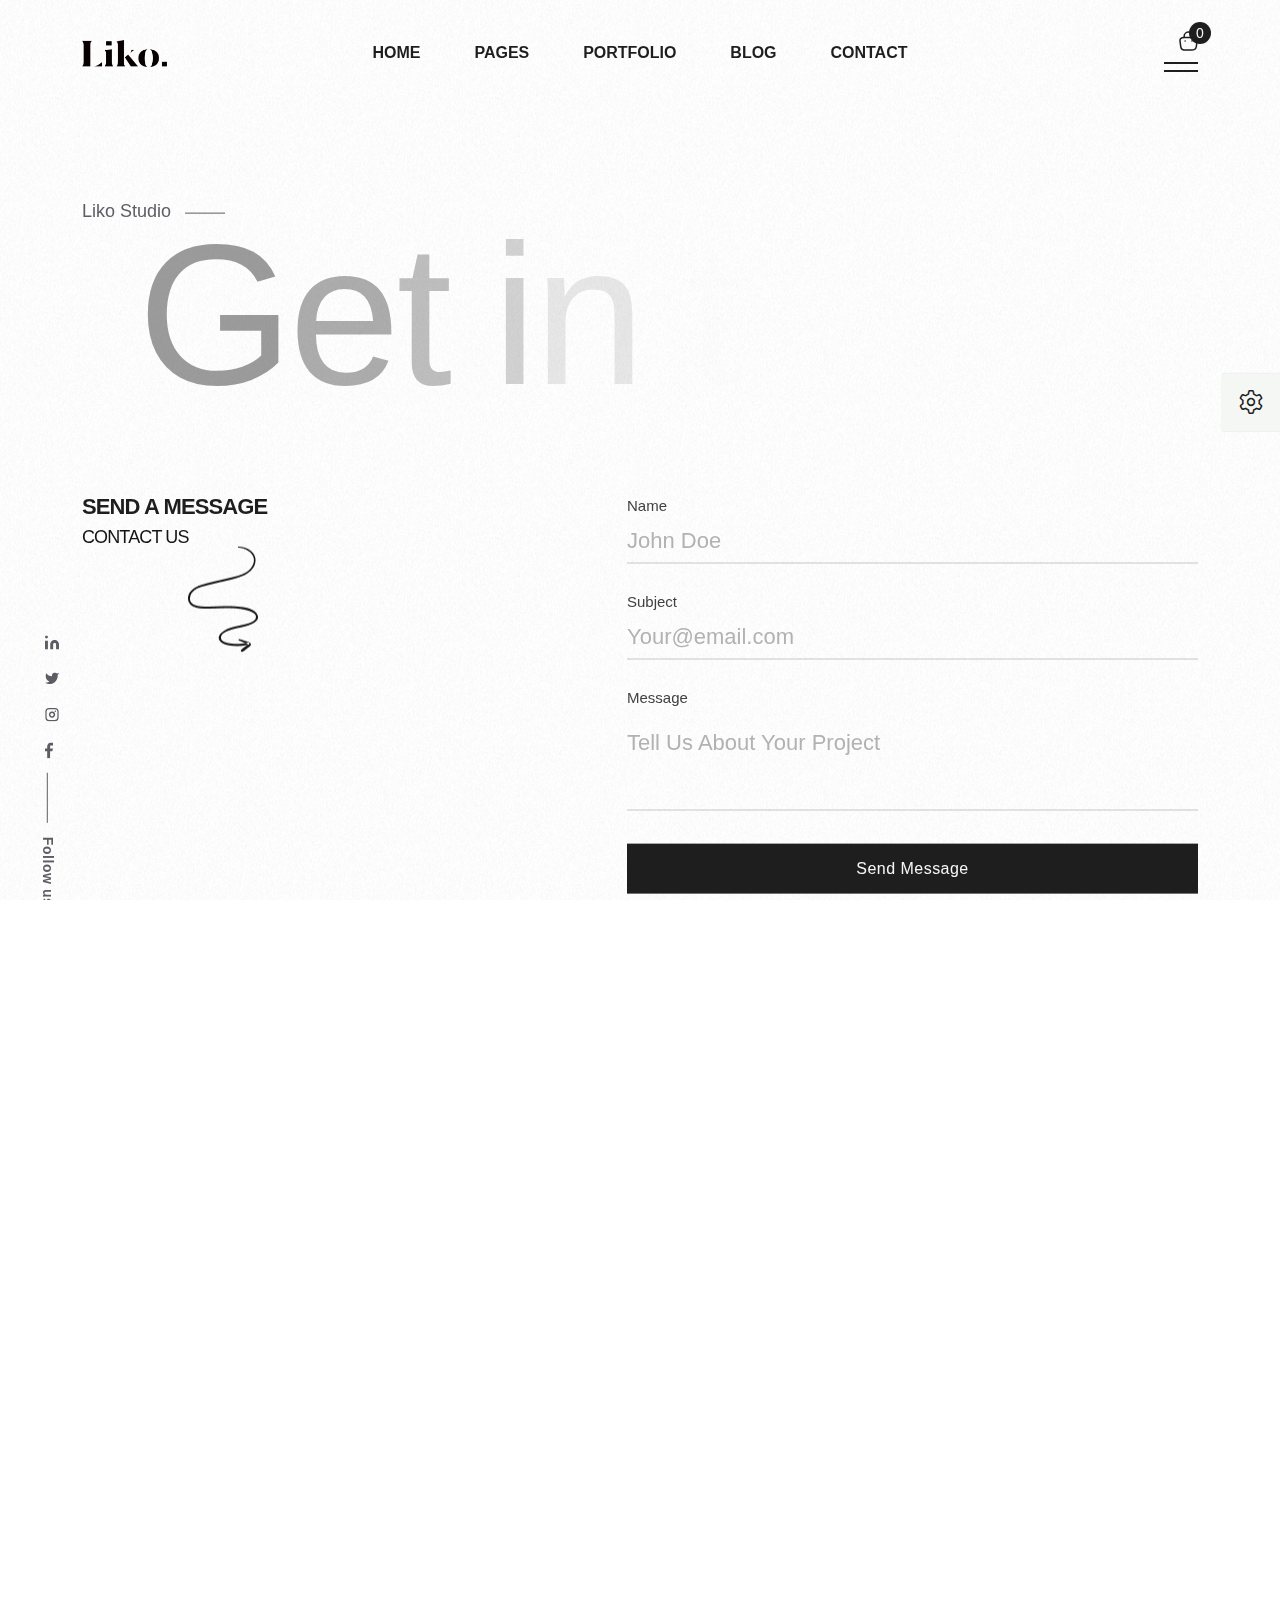
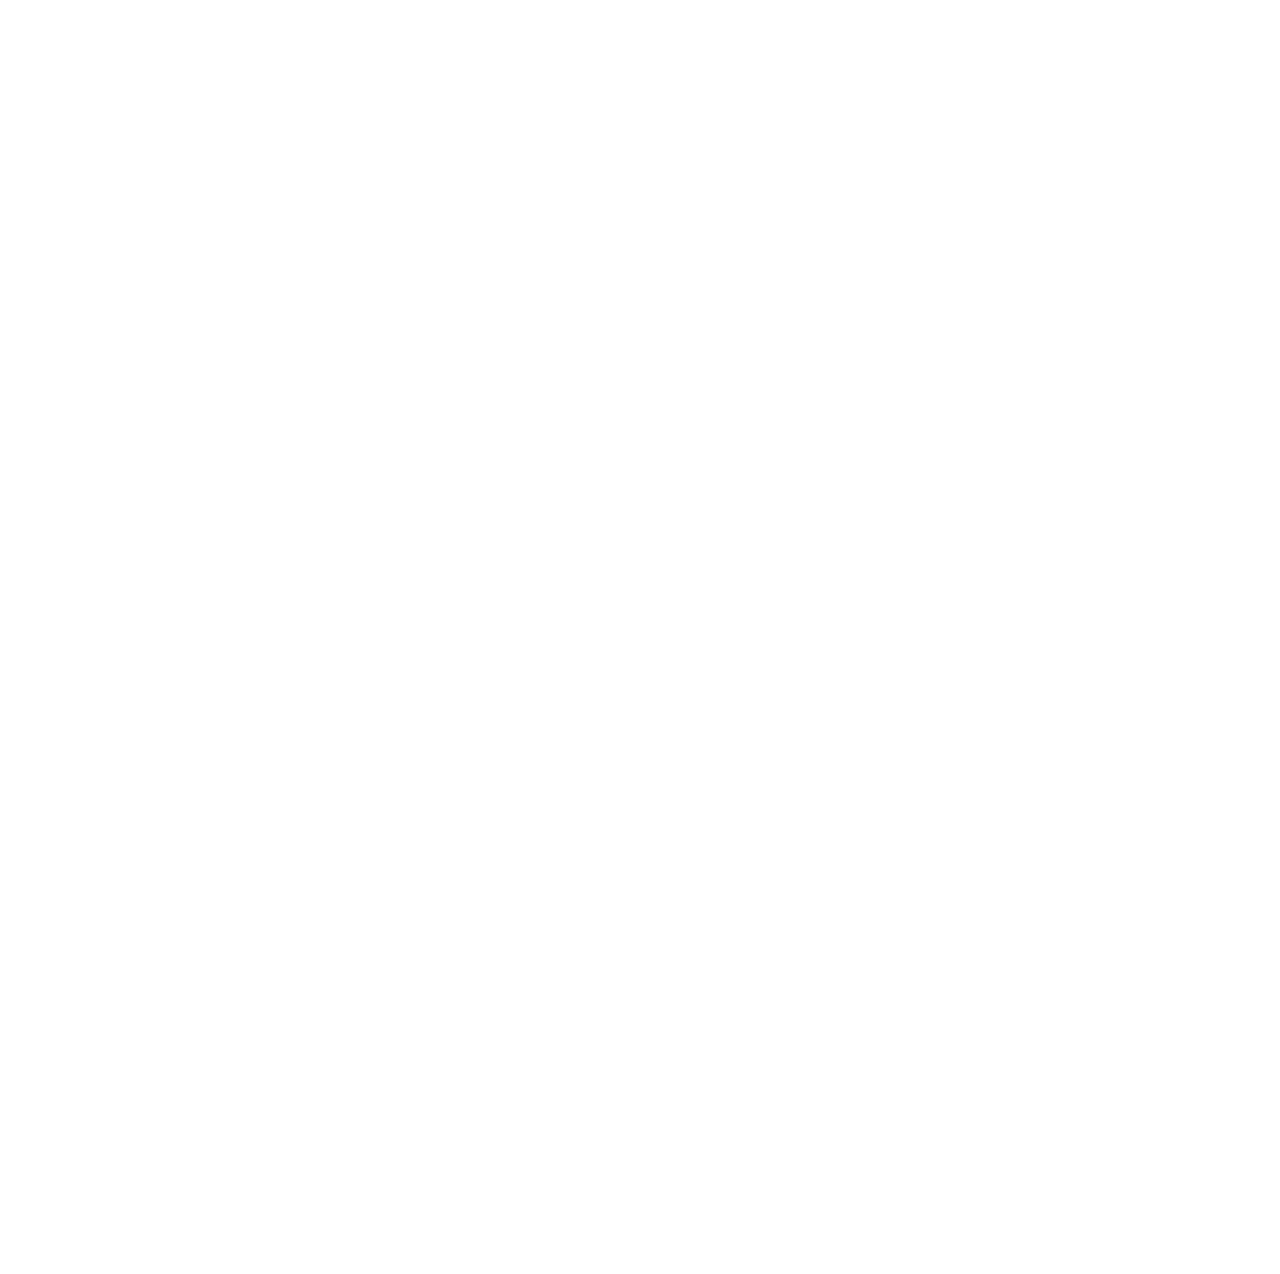
<file: contact-2.html>
<!doctype html>
<html class="no-js" lang="zxx">

<head>
   <meta charset="utf-8">
   <meta http-equiv="x-ua-compatible" content="ie=edge">
   <title>Liko - Creative agency & portfolio HTML Template</title>
   <meta name="description" content="">
   <meta name="viewport" content="width=device-width, initial-scale=1">

   <!-- Place favicon.ico in the root directory -->
   <link rel="shortcut icon" type="image/x-icon" href="assets/img/favicon.png">

   <!-- CSS here -->
   <link rel="stylesheet" href="assets/css/bootstrap.css">
   <link rel="stylesheet" href="assets/css/animate.css">
   <link rel="stylesheet" href="assets/css/swiper-bundle.css">
   <link rel="stylesheet" href="assets/css/slick.css">
   <link rel="stylesheet" href="assets/css/magnific-popup.css">
   <link rel="stylesheet" href="assets/css/font-awesome-pro.css">
   <link rel="stylesheet" href="assets/css/spacing.css">
   <link rel="stylesheet" href="assets/css/custom-animation.css">
   <link rel="stylesheet" href="assets/css/main.css">
</head>

<body>

   <!--[if lte IE 9]>
      <p class="browserupgrade">You are using an <strong>outdated</strong> browser. Please <a href="https://browsehappy.com/">upgrade your browser</a> to improve your experience and security.</p>
   <![endif]-->

   <!-- pre loader area start -->
   <div id="loading" class="preloader-wrap">
      <div class="preloader-2 text-center">
         <span class="line line-1"></span>
         <span class="line line-2"></span>
         <span class="line line-3"></span>
         <span class="line line-4"></span>
         <span class="line line-5"></span>
         <span class="line line-6"></span>
         <span class="line line-7"></span>
         <span class="line line-8"></span>
         <span class="line line-9"></span>
         <div class="loader-text">Loading ...</div>
      </div>
   </div>
   <!-- pre loader area end -->

   <!-- back to top start -->
   <div class="back-to-top-wrapper">
      <button id="back_to_top" type="button" class="back-to-top-btn">
         <svg width="12" height="7" viewBox="0 0 12 7" fill="none" xmlns="http://www.w3.org/2000/svg">
            <path d="M11 6L6 1L1 6" stroke="currentColor" stroke-width="1.5" stroke-linecap="round"
               stroke-linejoin="round" />
         </svg>
      </button>
   </div>
   <!-- back to top end -->

   <!-- tp-offcanvus-area-end -->
   <div class="tp-offcanvas-area">
      <div class="tp-offcanvas-wrapper">
         <div class="tp-offcanvas-top d-flex align-items-center justify-content-between">
            <div class="tp-offcanvas-logo">
               <a href="index.html">
                  <img class="logo-1" src="assets/img/logo/logo.png" alt="">
                  <img class="logo-2" src="assets/img/logo/logo-white.png" alt="">
               </a>
            </div>
            <div class="tp-offcanvas-close">
               <button class="tp-offcanvas-close-btn">
                  <svg width="37" height="38" viewBox="0 0 37 38" fill="none" xmlns="http://www.w3.org/2000/svg">
                     <path d="M9.19141 9.80762L27.5762 28.1924" stroke="currentColor" stroke-width="1.5"
                        stroke-linecap="round" stroke-linejoin="round" />
                     <path d="M9.19141 28.1924L27.5762 9.80761" stroke="currentColor" stroke-width="1.5"
                        stroke-linecap="round" stroke-linejoin="round" />
                  </svg>
               </button>
            </div>
         </div>
         <div class="tp-offcanvas-main">
            <div class="tp-offcanvas-content">
               <h3 class="tp-offcanvas-title">Hello There!</h3>
               <p>Lorem ipsum dolor sit amet, consectetur adipiscing elit, </p>
            </div>
            <div class="tp-main-menu-mobile d-xl-none"></div>
            <div class="tp-offcanvas-gallery">
               <div class="row gx-2">
                  <div class="col-md-3 col-3">
                     <div class="tp-offcanvas-gallery-img fix">
                        <a href="#"><img src="assets/img/menu/offcanvas/offcanvas-1.jpg" alt=""></a>
                     </div>
                  </div>
                  <div class="col-md-3 col-3">
                     <div class="tp-offcanvas-gallery-img fix">
                        <a href="#"><img src="assets/img/menu/offcanvas/offcanvas-2.jpg" alt=""></a>
                     </div>
                  </div>
                  <div class="col-md-3 col-3">
                     <div class="tp-offcanvas-gallery-img fix">
                        <a href="#"><img src="assets/img/menu/offcanvas/offcanvas-3.jpg" alt=""></a>
                     </div>
                  </div>
                  <div class="col-md-3 col-3">
                     <div class="tp-offcanvas-gallery-img fix">
                        <a href="#"><img src="assets/img/menu/offcanvas/offcanvas-4.jpg" alt=""></a>
                     </div>
                  </div>
               </div>
            </div>
            <div class="tp-offcanvas-contact">
               <h3 class="tp-offcanvas-title sm">Information</h3>

               <ul>
                  <li><a href="tel:1245654">+ 4 20 7700 1007</a></li>
                  <li><a href="mailto:hello@diego.com">hello@diego.com</a></li>
                  <li><a href="#">Avenue de Roma 158b, Lisboa</a></li>
               </ul>
            </div>
            <div class="tp-offcanvas-social">
               <h3 class="tp-offcanvas-title sm">Follow Us</h3>
               <ul>
                  <li>
                     <a href="#">
                        <svg width="16" height="16" viewBox="0 0 16 16" fill="none" xmlns="http://www.w3.org/2000/svg">
                           <path
                              d="M11.25 1.5H4.75C2.95507 1.5 1.5 2.95507 1.5 4.75V11.25C1.5 13.0449 2.95507 14.5 4.75 14.5H11.25C13.0449 14.5 14.5 13.0449 14.5 11.25V4.75C14.5 2.95507 13.0449 1.5 11.25 1.5Z"
                              stroke="currentColor" stroke-width="1.5" stroke-linecap="round" stroke-linejoin="round" />
                           <path
                              d="M10.6016 7.5907C10.6818 8.13166 10.5894 8.68414 10.3375 9.16955C10.0856 9.65497 9.68711 10.0486 9.19862 10.2945C8.71014 10.5404 8.15656 10.6259 7.61663 10.5391C7.0767 10.4522 6.57791 10.1972 6.19121 9.81055C5.80451 9.42385 5.54959 8.92506 5.46271 8.38513C5.37583 7.8452 5.46141 7.29163 5.70728 6.80314C5.95315 6.31465 6.34679 5.91613 6.83221 5.66425C7.31763 5.41238 7.87011 5.31998 8.41107 5.4002C8.96287 5.48202 9.47372 5.73915 9.86817 6.1336C10.2626 6.52804 10.5197 7.0389 10.6016 7.5907Z"
                              stroke="currentColor" stroke-width="1.5" stroke-linecap="round" stroke-linejoin="round" />
                           <path d="M11.5742 4.42578H11.5842" stroke="currentColor" stroke-width="1.5"
                              stroke-linecap="round" stroke-linejoin="round" />
                        </svg>
                     </a>
                  </li>
                  <li>
                     <a href="#">
                        <svg width="18" height="18" viewBox="0 0 18 18" fill="none" xmlns="http://www.w3.org/2000/svg">
                           <path
                              d="M2.50589 12.7494C4.57662 16.336 9.16278 17.5648 12.7494 15.4941C14.2113 14.65 15.2816 13.388 15.8962 11.9461C16.7895 9.85066 16.7208 7.37526 15.4941 5.25063C14.2674 3.12599 12.1581 1.82872 9.89669 1.55462C8.34063 1.366 6.71259 1.66183 5.25063 2.50589C1.66403 4.57662 0.435172 9.16278 2.50589 12.7494Z"
                              stroke="currentColor" stroke-width="1.5" />
                           <path
                              d="M12.7127 15.4292C12.7127 15.4292 12.0086 10.4867 10.5011 7.87559C8.99362 5.26451 5.28935 2.57155 5.28935 2.57155M5.68449 15.6124C6.79553 12.2606 12.34 8.54524 16.3975 9.43537M12.311 2.4082C11.1953 5.72344 5.75732 9.38453 1.71875 8.58915"
                              stroke="currentColor" stroke-width="1.5" stroke-linecap="round" />
                        </svg>
                     </a>
                  </li>
                  <li>
                     <a href="#">
                        <svg width="18" height="11" viewBox="0 0 18 11" fill="none" xmlns="http://www.w3.org/2000/svg">
                           <path
                              d="M1 5.5715H6.33342C7.62867 5.5715 8.61917 6.56199 8.61917 7.85725C8.61917 9.15251 7.62867 10.143 6.33342 10.143H1.76192C1.30477 10.143 1 9.83823 1 9.38108V1.76192C1 1.30477 1.30477 1 1.76192 1H5.5715C6.86676 1 7.85725 1.99049 7.85725 3.28575C7.85725 4.58101 6.86676 5.5715 5.5715 5.5715H1Z"
                              stroke="currentColor" stroke-width="1.5" stroke-miterlimit="10" />
                           <path
                              d="M10.9062 7.09454H17.0016C17.0016 5.41832 15.6301 4.04688 13.9539 4.04688C12.2777 4.04688 10.9062 5.41832 10.9062 7.09454ZM10.9062 7.09454C10.9062 8.77076 12.2777 10.1422 13.9539 10.1422H15.2492"
                              stroke="currentColor" stroke-width="1.5" stroke-miterlimit="10" stroke-linecap="round"
                              stroke-linejoin="round" />
                           <path d="M16.1125 1.44434H11.668" stroke="currentColor" stroke-width="1.2"
                              stroke-miterlimit="10" stroke-linecap="round" stroke-linejoin="round" />
                        </svg>
                     </a>
                  </li>
                  <li>
                     <a href="#">
                        <svg width="18" height="14" viewBox="0 0 18 14" fill="none" xmlns="http://www.w3.org/2000/svg">
                           <path
                              d="M12.75 13H5.25C3 13 1.5 11.5 1.5 9.25V4.75C1.5 2.5 3 1 5.25 1H12.75C15 1 16.5 2.5 16.5 4.75V9.25C16.5 11.5 15 13 12.75 13Z"
                              stroke="currentColor" stroke-width="1.5" stroke-miterlimit="10" stroke-linecap="round"
                              stroke-linejoin="round" />
                           <path
                              d="M8.70676 5.14837L10.8006 6.40465C11.5543 6.90716 11.5543 7.66093 10.8006 8.16344L8.70676 9.41972C7.86923 9.92224 7.19922 9.50348 7.19922 8.5822V6.06964C7.19922 4.98086 7.86923 4.64585 8.70676 5.14837Z"
                              fill="currentColor" />
                        </svg>
                     </a>
                  </li>
               </ul>
            </div>
         </div>
      </div>
   </div>
   <div class="body-overlay"></div>
   <!-- tp-offcanvus-area-end -->

   
   <!-- cart mini area start -->
   <div class="cartmini__area">
      <div class="cartmini__wrapper d-flex justify-content-between flex-column">
            <div class="cartmini__top-wrapper">
               <div class="cartmini__top p-relative">
                  <div class="cartmini__top-title">
                        <h4>Shopping cart</h4>
                  </div>
                  <div class="cartmini__close">
                        <button type="button" class="cartmini__close-btn cartmini-close-btn"><i class="fal fa-times"></i></button>
                  </div>
               </div>
               <div class="cartmini__shipping">
               <p> Free Shipping for all orders over <span>$50</span></p>
               <div class="progress">
                  <div class="progress-bar progress-bar-striped progress-bar-animated" role="progressbar" data-width="70%" aria-valuenow="70" aria-valuemin="0" aria-valuemax="100"></div>
                  </div>                   
               </div>
               <div class="cartmini__widget">
                  <div class="cartmini__widget-item">
                        <div class="cartmini__thumb">
                        <a href="shop-details.html">
                           <img src="assets/img/inner-blog/blog-sidebar/rc-post/rc-1.jpg" alt="">
                        </a>
                        </div>
                        <div class="cartmini__content">
                        <h5 class="cartmini__title"><a href="shop-details.html">Level Bolt Smart Lock</a></h5>
                        <div class="cartmini__price-wrapper">
                           <span class="cartmini__price">$46.00</span>
                           <span class="cartmini__quantity">x2</span>
                        </div>
                        </div>
                        <a href="#" class="cartmini__del"><i class="fa-regular fa-xmark"></i></a>
                  </div>
               </div>
            </div>
            <div class="cartmini__checkout">
               <div class="cartmini__checkout-title mb-30">
                  <h4>Subtotal:</h4>
                  <span>$113.00</span>
               </div>
               <div class="cartmini__checkout-btn">
                  <a href="cart.html" class="tp-btn-black-2 text-center mb-10 w-100"> view cart</a>
                  <a href="checkout.html" class="tp-btn-black-2 text-center w-100"> checkout</a>
               </div>
            </div>
      </div>
   </div>
   <!-- cart mini area end -->


   <header class="tp-header-height z-index-5">

      <!-- header top area start -->
      <div id="header-sticky" class="tp-inner-header-area tp-inner-header-style-2 tp-inner-header-mob-space">
         <div class="container container-1800">
            <div class="row align-items-center">
               <div class="col-xl-2 col-lg-6 col-md-6 col-6">
                  <div class="tp-inner-header-logo tp-header-logo">
                     <a class="logo-1" href="index.html"><img src="assets/img/logo/logo.png" alt=""></a>
                     <a class="logo-2" href="index.html"><img src="assets/img/logo/logo-white.png" alt=""></a>
                  </div>
               </div>
               <div class="col-xl-8 col-lg-8 d-none d-xl-block">
                  <div class="tp-inner-header-right-wrap text-center">
                     <div class="tp-inner-header-menu header-main-menu">
                        <nav class="tp-main-menu-content">
                           <ul>
                              <li class="has-dropdown">
                                 <a href="index.html">Home</a>
                                 <div class="tp-submenu submenu tp-mega-menu">
                                    <div class="tp-menu-fullwidth">
                                       <div class="tp-homemenu-wrapper">
                                          <div class="row gx-25 row-cols-xl-6 row-cols-lg-2 row-cols-md-2 row-cols-1">
                                             <div class="col homemenu">
                                                <div class="homemenu-thumb-wrap mb-20">
                                                   <div class="homemenu-thumb fix">
                                                      <a href="index.html"><img
                                                            src="assets/img/menu/white-version/home-1.jpg" alt=""></a>
                                                   </div>
                                                </div>
                                                <div class="homemenu-content text-center">
                                                   <h4 class="homemenu-title">
                                                      <a href="index.html">MAIN HOME</a>
                                                   </h4>
                                                </div>
                                             </div>
                                             <div class="col homemenu">
                                                <div class="homemenu-thumb-wrap mb-20">
                                                   <div class="homemenu-thumb fix">
                                                      <a href="index-2.html"><img
                                                            src="assets/img/menu/white-version/home-2.jpg" alt=""></a>
                                                   </div>
                                                </div>
                                                <div class="homemenu-content text-center">
                                                   <h4 class="homemenu-title">
                                                      <a href="index-2.html">Fashion STUDIO</a>
                                                   </h4>
                                                </div>
                                             </div>
                                             <div class="col homemenu">
                                                <div class="homemenu-thumb-wrap mb-20">
                                                   <div class="homemenu-thumb fix">
                                                      <a href="index-4.html"><img
                                                            src="assets/img/menu/white-version/home-3.jpg" alt=""></a>
                                                   </div>
                                                </div>
                                                <div class="homemenu-content text-center">
                                                   <h4 class="homemenu-title">
                                                      <a href="index-4.html">CREATIVE AGENCY</a>
                                                   </h4>
                                                </div>
                                             </div>
                                             <div class="col homemenu">
                                                <div class="homemenu-thumb-wrap mb-20">
                                                   <div class="homemenu-thumb fix">
                                                      <a href="index-3.html"><img
                                                            src="assets/img/menu/white-version/home-4.jpg" alt=""></a>
                                                   </div>
                                                </div>
                                                <div class="homemenu-content text-center">
                                                   <h4 class="homemenu-title">
                                                      <a href="index-3.html">Digital Agency</a>
                                                   </h4>
                                                </div>
                                             </div>
                                             <div class="col homemenu">
                                                <div class="homemenu-thumb-wrap mb-20">
                                                   <div class="homemenu-thumb fix">
                                                      <a href="index-5.html"><img
                                                            src="assets/img/menu/white-version/home-5.jpg" alt=""></a>
                                                   </div>
                                                </div>
                                                <div class="homemenu-content text-center">
                                                   <h4 class="homemenu-title">
                                                      <a href="index-5.html">DESIGN STUDIO</a>
                                                   </h4>
                                                </div>
                                             </div>
                                             <div class="col homemenu">
                                                <div class="homemenu-thumb-wrap mb-20">
                                                   <div class="homemenu-thumb fix">
                                                      <a href="index-shop.html"><img
                                                            src="assets/img/menu/white-version/home-6.jpg" alt=""></a>
                                                   </div>
                                                </div>
                                                <div class="homemenu-content text-center">
                                                   <h4 class="homemenu-title">
                                                      <a href="index-shop.html">Minimal Shop</a>
                                                   </h4>
                                                </div>
                                             </div>
                                             <div class="col homemenu">
                                                <div class="homemenu-thumb-wrap mb-20">
                                                   <div class="homemenu-thumb fix">
                                                      <a href="index-8.html"><img
                                                            src="assets/img/menu/white-version/home-7.jpg" alt=""></a>
                                                   </div>
                                                </div>
                                                <div class="homemenu-content text-center">
                                                   <h4 class="homemenu-title">
                                                      <a href="index-8.html">DESIGN STUDIO</a>
                                                   </h4>
                                                </div>
                                             </div>
                                             <div class="col homemenu">
                                                <div class="homemenu-thumb-wrap mb-20">
                                                   <div class="homemenu-thumb fix">
                                                      <a href="index-9.html"><img
                                                            src="assets/img/menu/white-version/home-8.jpg" alt=""></a>
                                                   </div>
                                                </div>
                                                <div class="homemenu-content text-center">
                                                   <h4 class="homemenu-title">
                                                      <a href="index-9.html">showcase carousel</a>
                                                   </h4>
                                                </div>
                                             </div>
                                             <div class="col homemenu">
                                                <div class="homemenu-thumb-wrap mb-20">
                                                   <div class="homemenu-thumb fix">
                                                      <a href="index-10.html"><img
                                                            src="assets/img/menu/white-version/home-9.jpg" alt=""></a>
                                                   </div>
                                                </div>
                                                <div class="homemenu-content text-center">
                                                   <h4 class="homemenu-title">
                                                      <a href="index-10.html">INTERACTIVE LINKS</a>
                                                   </h4>
                                                </div>
                                             </div>
                                             <div class="col homemenu">
                                                <div class="homemenu-thumb-wrap mb-20">
                                                   <div class="homemenu-thumb fix">
                                                      <a href="index-11.html"><img
                                                            src="assets/img/menu/white-version/home-10.jpg" alt=""></a>
                                                   </div>
                                                </div>
                                                <div class="homemenu-content text-center">
                                                   <h4 class="homemenu-title">
                                                      <a href="index-11.html">wrapper slider</a>
                                                   </h4>
                                                </div>
                                             </div>
                                             <div class="col homemenu">
                                                <div class="homemenu-thumb-wrap mb-20">
                                                   <div class="homemenu-thumb fix">
                                                      <a href="portfolio-showcase-2.html"><img
                                                            src="assets/img/menu/white-version/home-11.jpg" alt=""></a>
                                                   </div>
                                                </div>
                                                <div class="homemenu-content text-center">
                                                   <h4 class="homemenu-title">
                                                      <a href="portfolio-showcase-2.html">showcase parallax</a>
                                                   </h4>
                                                </div>
                                             </div>
                                             <div class="col homemenu">
                                                <div class="homemenu-thumb-wrap mb-20">
                                                   <div class="homemenu-thumb fix">
                                                      <a href="index-12.html"><img
                                                            src="assets/img/menu/white-version/home-12.jpg" alt=""></a>
                                                   </div>
                                                </div>
                                                <div class="homemenu-content text-center">
                                                   <h4 class="homemenu-title">
                                                      <a href="index-12.html">horizontal</a>
                                                   </h4>
                                                </div>
                                             </div>
                                          </div>
                                       </div>
                                    </div>
                                 </div>
                              </li>
                              <li class="has-dropdown">
                                 <a href="#">Pages</a>
                                 <div class="tp-submenu submenu tp-mega-menu">
                                    <div class="tp-megamenu-wrapper">
                                       <div class="row gx-50">
                                          <div class="col-xl-8">
                                             <div class="tp-megamenu-list-box">
                                                <div class="row gx-50">
                                                   <div class="col-xl-8">
                                                      <div class="tp-megamenu-list">
                                                         <h4 class="tp-megamenu-title">LIST TYPES</h4>
                                                         <div class="tp-megamenu-list-wrap">
                                                            <ul>
                                                               <li><a href="about-us.html">ABOUT US</a></li>
                                                               <li><a href="faq.html">FAQ Page</a></li>
                                                               <li><a href="about-me.html">ABOUT ME</a></li>
                                                               <li><a href="price.html">Pricing</a></li>
                                                               <li><a href="team.html">Team Page</a></li>
                                                               <li><a href="brand.html">OUR CLIENTS</a></li>
                                                               <li><a href="team-details.html">Team Datails</a></li>
                                                               <li><a href="register.html">Register</a></li>
                                                               <li><a href="service.html">OUR SERVICES</a></li>
                                                               <li><a href="login.html">LogIn</a></li>
                                                               <li><a href="service-details.html">SERVICES DETAILS</a></li>
                                                               <li><a href="error.html">ERROR PAGE</a></li>
                                                            </ul>
                                                         </div>
                                                      </div>
                                                   </div>
                                                   <div class="col-xl-4">
                                                      <div class="tp-megamenu-list tp-megamenu-list-2">
                                                         <h4 class="tp-megamenu-title">Shop Page</h4>
                                                         <div class="tp-megamenu-list-wrap">
                                                            <ul>
                                                               <li><a href="shop-sidebar.html">Shop Page</a></li>
                                                               <li><a href="shop-details.html">shop details one</a></li>
                                                               <li><a href="shop-details-2.html">shop details TWO</a></li>
                                                               <li><a href="myaccount.html">my account</a></li>
                                                               <li><a href="cart.html">cart</a></li>
                                                               <li><a href="checkout.html">Checkout</a></li>
                                                               <li><a href="wishlist.html">Wishlist</a></li>
                                                            </ul>
                                                         </div>
                                                      </div>
                                                   </div>
                                                </div>
                                             </div>
                                          </div>
                                          <div class="col-xl-4">
                                             <div class="tp-megamenu-shop-style">
                                                <div class="tp-shop-banner-left p-relative">
                                                   <div class="tp-shop-banner-thumb">
                                                      <img src="assets/img/menu/shop-menu/banner-1.jpg" alt="">
                                                   </div>
                                                   <div class="tp-shop-banner-content">
                                                      <h4 class="tp-shop-banner-title">Sale</h4>
                                                      <span>20% Off all Shoes</span>
                                                      <a class="tp-shop-btn" href="shop-details.html">Shop Now</a>
                                                   </div>
                                                </div>
                                             </div>
                                          </div>
                                       </div>
                                    </div>
                                 </div>
                              </li>
                              <li class="has-dropdown">
                                 <a href="portfolio-random.html">Portfolio</a>
                                 <div class="tp-submenu submenu tp-mega-menu">
                                    <div class="tp-menu-fullwidth">
                                       <div class="tp-megamenu-portfolio p-relative">
                                          <div class="tp-megamenu-portfolio-banner">
                                             <img src="assets/img/menu/portfolio-menu/portfolio.png" alt="">
                                          </div>
                                          <div class="row gx-50">
                                             <div class="col-xxl-9 col-xl-10">
                                                <div class="tp-megamenu-list-box">
                                                   <div class="row gx-50">
                                                      <div class="col-xxl-5 col-xl-6">
                                                         <div class="tp-megamenu-list">
                                                            <h4 class="tp-megamenu-title">PORTFOLIO LIST</h4>
                                                            <div class="tp-megamenu-list-wrap tp-portfolio-menu-style">
                                                               <div class="row">
                                                                  <div class="col-lg-6">
                                                                     <ul>
                                                                        <li><a href="portfolio-standard.html">Standerd</a></li>
                                                                        <li><a href="index-10.html">Interactive</a></li>
                                                                        <li><a href="portfolio-random.html">random</a></li>
                                                                        <li><a href="portfolio-showcase-2.html">showcase parallax</a></li>
                                                                        <li><a href="portfolio-masonary.html">Masonry random</a></li>
                                                                        <li><a href="index-12.html">Vertical Carousel</a></li>
                                                                        <li><a href="portfolio-wrapper.html">wrapper</a></li>
                                                                     </ul>
                                                                  </div>
                                                                  <div class="col-lg-6">
                                                                     <ul>
                                                                        <li><a href="portfolio-showcase-1.html">horizontal</a></li>
                                                                        <li><a href="index-7.html">Image Slider</a></li>
                                                                        <li><a href="index-11.html">wrapper Slider</a></li>
                                                                        <li><a href="portfolio-showcase-1.html">parallax showcase</a></li>
                                                                     <li><a href="index-9.html">Perspective Slider</a></li>
                                                                     </ul>
                                                                  </div>
                                                               </div>
                                                            </div>
                                                         </div>
                                                      </div>
                                                      <div class="col-xxl-3 col-xl-3">
                                                         <div class="tp-megamenu-list tp-megamenu-list-2 ml-20">
                                                            <h4 class="tp-megamenu-title">List Layouts</h4>
                                                            <div class="tp-megamenu-list-wrap">
                                                               <ul>
                                                                  <li><a href="portfolio-grid-col-2.html">two-columns</a></li>
                                                                  <li><a href="portfolio-grid-col-3.html">three-columns</a></li>
                                                                  <li><a href="portfolio-grid-col-3-fullwidth.html">three-columns Wide</a></li>
                                                                  <li><a href="portfolio-grid-col-4.html">four-columns</a></li>
                                                                  <li><a href="portfolio-grid-col-4-fullwidth.html">four-columns Wide</a></li>
                                                               </ul>
                                                            </div>
                                                         </div>
                                                      </div>
                                                      <div class="col-xxl-3 col-xl-3">
                                                         <div class="tp-megamenu-list tp-megamenu-list-2 ml-20">
                                                            <h4 class="tp-megamenu-title">PORTFOLIO SINGLES</h4>
                                                            <div class="tp-megamenu-list-wrap">
                                                               <ul>
                                                                  <li><a href="portfolio-showcase-2-details.html">Creative</a></li>
                                                                  <li><a href="portfolio-details-1.html">images Small</a></li>
                                                                  <li><a href="portfolio-details-2.html">Sliding</a></li>
                                                                  <li><a href="portfolio-details-comparison.html">Image Comparison</a></li>
                                                                  <li><a href="portfolio-details-video.html">Video</a></li>
                                                                  <li><a href="portfolio-custom-light.html">CUSTOM LIGHT</a></li>
                                                                  <li><a href="portfolio-showcase-details.html">Gallery</a></li>
                                                                  <li><a href="portfolio-details-3.html">Mockups</a></li>
                                                               </ul>
                                                            </div>
                                                         </div>
                                                      </div>
                                                   </div>
                                                </div>
                                             </div>
                                             <div class="col-xxl-3 col-xl-3 d-none d-xxl-block">
                                                <div class="tp-megamenu-portfolio-text">
                                                   <h4>60+</h4>
                                                   <span>Pre-built demo home page</span>
                                                </div>
                                             </div>
                                          </div>
                                       </div>
                                    </div>
                                 </div>
                              </li>
                              <li class="has-dropdown">
                                 <a href="blog-list.html">Blog</a>
                                 <ul class="tp-submenu submenu">
                                    <li><a href="blog-modern.html">Modern</a></li>
                                    <li><a href="blog-classic.html">Classic Sidebar</a></li>
                                    <li><a href="blog-list.html">Minimal List</a></li>
                                    <li><a href="blog-details.html">Post Single</a></li>
                                    <li><a href="blog-details-without-sidebar.html">Post Without Sidebar</a></li>
                                 </ul>
                              </li>
                              <li class="has-dropdown">
                                 <a href="contact.html">Contact</a>
                                 <ul class="tp-submenu submenu">
                                    <li><a href="contact-2.html">Contact</a></li>
                                    <li><a href="contact.html">Get IN touch</a></li>
                                 </ul>
                              </li>
                           </ul>
                        </nav>
                     </div>
                  </div>
               </div>
               <div class="col-xl-2 col-lg-6 col-md-6 col-6">
                  <div class="tp-inner-header-right-action text-end">
                     <ul>
                        <li>
                           <div class="tp-inner-cart">
                              <a class="cartmini-open-btn" href="javascript:void(0)">
                                 <span class="p-relative">
                                    <svg width="19" height="20" viewBox="0 0 19 20" fill="none" xmlns="http://www.w3.org/2000/svg">
                                       <path d="M5.14313 6.09765V5.22429C5.14313 3.19845 6.90815 1.20862 9.10223 1.01955C11.7156 0.785448 13.9195 2.68524 13.9195 5.05322V6.29573" stroke="currentcolor" stroke-width="1.5" stroke-miterlimit="10" stroke-linecap="round" stroke-linejoin="round"/>
                                       <path d="M6.60789 19H12.4588C16.3789 19 17.081 17.5504 17.2858 15.7857L18.0171 10.3834C18.2804 8.18652 17.5978 6.39478 13.4339 6.39478H5.63274C1.46885 6.39478 0.786251 8.18652 1.04954 10.3834L1.7809 15.7857C1.98568 17.5504 2.68779 19 6.60789 19Z" stroke="currentcolor" stroke-width="1.5" stroke-miterlimit="10" stroke-linecap="round" stroke-linejoin="round"/>
                                       <path d="M12.9417 9.99608H12.9504" stroke="currentcolor" stroke-width="1.5" stroke-linecap="round" stroke-linejoin="round"/>
                                       <path d="M6.11306 9.99608H6.12182" stroke="currentcolor" stroke-width="1.5" stroke-linecap="round" stroke-linejoin="round"/>
                                    </svg>
                                    <i>0</i>
                                 </span>
                              </a>
                           </div>
                        </li>
                        <li>
                           <div class="tp-inner-bar">
                              <button class="tp-offcanvas-open-btn">
                                 <span>
                                    <svg width="34" height="10" viewBox="0 0 34 10" fill="none" xmlns="http://www.w3.org/2000/svg">
                                       <rect y="0.00012207" width="34" height="2" fill="currentcolor"/>
                                       <rect y="8.00012" width="34" height="2" fill="currentcolor"/>
                                    </svg>                                          
                                 </span>
                              </button>
                           </div>
                        </li>
                     </ul>
                  </div>
               </div>
            </div>
         </div>
      </div>
      <!-- header top area end -->

   </header>
   

   <div id="smooth-wrapper">
      <div id="smooth-content">

         <div class="inner-bg" data-background="assets/img/home-01/team/team-details-bg.png">
            
            <main>
   
               <!-- hero area start -->
               <div class="tm-hero-area tm-hero-ptb p-relative">
                  <div class="container">
                     <div class="row">
                        <div class="col-xl-12">
                           <div class="tm-hero-content">
                              <span class="tm-hero-subtitle">Liko Studio</span>
                              <h4 class="tm-hero-title-big tp-char-animation">Get in touch</h4>
                           </div>
                        </div>
                     </div>
                  </div>
               </div>
               <!-- hero area end -->
   
               <!-- contact area start -->
               <div class="cn-contactform-area cn-contactform-style p-relative pb-100">
                  <div class="ab-2-hero-social-wrap d-none d-xl-block">
                     <div class="ab-2-hero-social">
                        <a href="#">
                           <span>
                              <svg width="14" height="14" viewBox="0 0 14 14" fill="none" xmlns="http://www.w3.org/2000/svg">
                                 <path d="M9.61267 4.38788C10.7765 4.38788 11.8926 4.85019 12.7155 5.67311C13.5384 6.49603 14.0007 7.61215 14.0007 8.77594V13.8953H11.0754V8.77594C11.0754 8.38801 10.9213 8.01597 10.6469 7.74166C10.3726 7.46736 10.0006 7.31325 9.61267 7.31325C9.22474 7.31325 8.8527 7.46736 8.57839 7.74166C8.30409 8.01597 8.14998 8.38801 8.14998 8.77594V13.8953H5.22461V8.77594C5.22461 7.61215 5.68692 6.49603 6.50984 5.67311C7.33276 4.85019 8.44888 4.38788 9.61267 4.38788Z" fill="currentcolor" />
                                 <path d="M2.92537 5.11932H0V13.8954H2.92537V5.11932Z" fill="currentcolor" />
                                 <path d="M1.46269 2.92537C2.27051 2.92537 2.92537 2.27051 2.92537 1.46269C2.92537 0.654867 2.27051 0 1.46269 0C0.654867 0 0 0.654867 0 1.46269C0 2.27051 0.654867 2.92537 1.46269 2.92537Z" fill="currentcolor" />
                               </svg>
                           </span>
                        </a>
                        <a href="#">
                           <span>
                              <svg width="14" height="12" viewBox="0 0 14 12" fill="none" xmlns="http://www.w3.org/2000/svg">
                                 <path d="M14 0.00639908C13.3906 0.436248 12.7159 0.765014 12.0018 0.980036C11.6186 0.539361 11.1092 0.227021 10.5427 0.0852612C9.9761 -0.0564989 9.37968 -0.0208401 8.83405 0.187415C8.28842 0.39567 7.81992 0.766473 7.4919 1.24967C7.16388 1.73287 6.99217 2.30516 7 2.88913V3.52549C5.88168 3.55449 4.77354 3.30646 3.77428 2.8035C2.77502 2.30054 1.91566 1.55826 1.27273 0.642763C1.27273 0.642763 -1.27273 6.37004 4.45455 8.91549C3.14397 9.80511 1.58274 10.2512 0 10.1882C5.72727 13.37 12.7273 10.1882 12.7273 2.87004C12.7267 2.69278 12.7096 2.51596 12.6764 2.34185C13.3258 1.70135 13.7842 0.892671 14 0.00639908Z" fill="currentcolor" />
                               </svg>
                           </span>
                        </a>
                        <a href="#">
                           <span>
                              <svg width="14" height="14" viewBox="0 0 14 14" fill="none" xmlns="http://www.w3.org/2000/svg">
                                 <path d="M10 1H4C2.34315 1 1 2.34315 1 4V10C1 11.6569 2.34315 13 4 13H10C11.6569 13 13 11.6569 13 10V4C13 2.34315 11.6569 1 10 1Z" stroke="currentcolor" stroke-width="1.2" stroke-linecap="round" stroke-linejoin="round" />
                                 <path d="M9.39611 6.62194C9.47016 7.12128 9.38487 7.63127 9.15237 8.07934C8.91987 8.52742 8.552 8.89078 8.10109 9.11774C7.65018 9.3447 7.13918 9.42369 6.64078 9.34349C6.14239 9.2633 5.68197 9.02799 5.32502 8.67103C4.96806 8.31408 4.73275 7.85366 4.65255 7.35526C4.57236 6.85687 4.65135 6.34587 4.87831 5.89496C5.10527 5.44405 5.46862 5.07618 5.9167 4.84368C6.36478 4.61118 6.87477 4.52589 7.37411 4.59994C7.88347 4.67547 8.35502 4.91281 8.71913 5.27692C9.08323 5.64103 9.32058 6.11258 9.39611 6.62194Z" stroke="currentcolor" stroke-width="1.5" stroke-linecap="round" stroke-linejoin="round" />
                                 <path d="M10.2974 3.69983H10.3074" stroke="currentcolor" stroke-width="1.5" stroke-linecap="round" stroke-linejoin="round" />
                               </svg>
                           </span>
                        </a>
                        <a href="#">
                           <span>
                              <svg width="8" height="16" viewBox="0 0 8 16" fill="none" xmlns="http://www.w3.org/2000/svg">
                                 <path d="M8 0H5.81818C4.85376 0 3.92883 0.383116 3.24688 1.06507C2.56493 1.74702 2.18182 2.67194 2.18182 3.63636V5.81818H0V8.72727H2.18182V15.6234H5.09091V8.72727H7.27273L8 5.81818H5.09091V3.63636C5.09091 3.44348 5.16753 3.25849 5.30392 3.1221C5.44031 2.98571 5.6253 2.90909 5.81818 2.90909H8V0Z" fill="currentcolor" />
                               </svg>
                           </span>
                        </a>
                     </div>
                     <div class="ab-2-hero-social-text">
                        <span>Follow us</span>
                     </div>
                  </div>
                  <div class="container">
                     <div class="row">
                        <div class="col-xl-5">
                           <div class="ab-about-category-title-box mb-40 p-relative">
                              <h4 class="ab-about-category-title">Send a Message <br><span>Contact Us</span></h4>
                              <img class="ab-about-shape-1 d-none d-xl-block" src="assets/img/inner-about/about/shape-1.png" alt="">
                           </div>
                        </div>
                        <div class="col-xl-7">
                           <div class="cn-contactform-wrap">
                              <form action="#">
                                 <div class="cn-contactform-input mb-25">
                                    <label>Name</label>
                                    <input type="text" placeholder="John Doe">
                                 </div>
                                 <div class="cn-contactform-input mb-25">
                                    <label>Subject</label>
                                    <input type="text" placeholder="Your@email.com">
                                 </div>
                                 <div class="cn-contactform-input mb-25">
                                    <label>Message</label>
                                    <textarea placeholder="Tell Us About Your Project"></textarea>
                                 </div>
                                 <div class="cn-contactform-btn">
                                    <button class="tp-btn-black-md w-100" type="submit">Send Message</button>
                                 </div>
                              </form>
                           </div>
                        </div>
                     </div>
                  </div>
               </div>
               <!-- contact area end -->

               <!-- contact area start -->
               <div class="cn-contact-info-area">
                  <div class="container container-1840">
                     <div class="cn-contact-info-bg black-bg">
                        <div class="cn-contact-info-item">
                           <div class="row">
                              <div class="col-xl-7">
                                 <div class="cn-contact-left d-flex flex-wrap align-items-center">
                                    <div class="cn-contact-info-thumb">
                                       <img src="assets/img/inner-contact/contact/info-1.jpg" alt="">
                                    </div>
                                    <div class="cn-contact-left-info">
                                       <h4 class="cn-contact-left-title">France</h4>
                                       <span>
                                          <i class="fa-regular fa-clock"></i>
                                          12:00 pm GMT+2
                                       </span>
                                    </div>
                                 </div>
                              </div>
                              <div class="col-xl-5">
                                 <div class="cn-contact-right-wrap d-flex align-items-start justify-content-between">
                                    <div class="cn-contact-right">
                                       <div class="cn-contact-location">
                                          <span class="cn-contact-location-title">Base Create</span>
                                          <a href="https://www.google.com/maps" target="_blank">Base Creative, 43 Appleton <br> Lane, 3287 Hamilton</a>
                                       </div>
                                       <div class="cn-contact-map">
                                          <a href="#">Google Maps</a>
                                       </div>
                                    </div>
                                    <div class="cn-contact-right-info text-start text-md-end">
                                       <a href="tel:(+91)76001726">(+91) 76001726</a> <br>
                                       <a href="mailto:Hello@contact.com">Hello@contact.com</a>
                                    </div>
                                 </div>
                              </div>
                           </div>
                        </div>
                        <div class="cn-contact-info-item">
                           <div class="row">
                              <div class="col-xl-7">
                                 <div class="cn-contact-left d-flex flex-wrap align-items-center">
                                    <div class="cn-contact-info-thumb">
                                       <img src="assets/img/inner-contact/contact/info-2.jpg" alt="">
                                    </div>
                                    <div class="cn-contact-left-info">
                                       <h4 class="cn-contact-left-title">Germany</h4>
                                       <span>
                                          <i class="fa-regular fa-clock"></i>
                                          12:00 pm GMT+2
                                       </span>
                                    </div>
                                 </div>
                              </div>
                              <div class="col-xl-5">
                                 <div class="cn-contact-right-wrap d-flex align-items-start justify-content-between">
                                    <div class="cn-contact-right">
                                       <div class="cn-contact-location">
                                          <span class="cn-contact-location-title">Base Create</span>
                                          <a href="https://www.google.com/maps" target="_blank">Base Creative, 43 Appleton <br> Lane, 3287 Hamilton</a>
                                       </div>
                                       <div class="cn-contact-map">
                                          <a href="#">Google Maps</a>
                                       </div>
                                    </div>
                                    <div class="cn-contact-right-info text-start text-md-end">
                                       <a href="tel:(+91)76001726">(+91) 76001726</a> <br>
                                       <a href="mailto:Hello@contact.com">Hello@contact.com</a>
                                    </div>
                                 </div>
                              </div>
                           </div>
                        </div>
                        <div class="cn-contact-info-item">
                           <div class="row">
                              <div class="col-xl-7">
                                 <div class="cn-contact-left d-flex flex-wrap align-items-center">
                                    <div class="cn-contact-info-thumb">
                                       <img src="assets/img/inner-contact/contact/info-3.jpg" alt="">
                                    </div>
                                    <div class="cn-contact-left-info">
                                       <h4 class="cn-contact-left-title">New Zealand</h4>
                                       <span>
                                          <i class="fa-regular fa-clock"></i>
                                          12:00 pm GMT+2
                                       </span>
                                    </div>
                                 </div>
                              </div>
                              <div class="col-xl-5">
                                 <div class="cn-contact-right-wrap d-flex align-items-start justify-content-between">
                                    <div class="cn-contact-right">
                                       <div class="cn-contact-location">
                                          <span class="cn-contact-location-title">Base Create</span>
                                          <a href="https://www.google.com/maps" target="_blank">Base Creative, 43 Appleton <br> Lane, 3287 Hamilton</a>
                                       </div>
                                       <div class="cn-contact-map">
                                          <a href="#">Google Maps</a>
                                       </div>
                                    </div>
                                    <div class="cn-contact-right-info text-start text-md-end">
                                       <a href="tel:(+91)76001726">(+91) 76001726</a> <br>
                                       <a href="mailto:Hello@contact.com">Hello@contact.com</a>
                                    </div>
                                 </div>
                              </div>
                           </div>
                        </div>
                     </div>
                  </div>
               </div>
               <!-- contact area end -->
   
   
            </main>
   
            <footer>
         
               <!-- footer area start -->
               <div class="tp-footer-2-area pt-100 pb-20 tp-footer-white">
                  <div class="container container-1480">
                     <div class="row">
                        <div class="col-xl-3 col-lg-4 col-md-6 mb-50">
                           <div class="tp-footer-2-widget footer-col-2-1">
                              <div class="tp-footer-2-widget-logo tp-footer-dark">
                                 <a class="logo-1" href="index.html"><img src="assets/img/logo/logo.png" alt=""></a>
                                 <a class="logo-2" href="index.html"><img src="assets/img/logo/logo-white.png" alt=""></a>
                              </div>
                              <div class="tp-footer-2-widget-text">
                                 <p>Drop us a line sed id semper <br> risus in hend rerit.</p>                         
                              </div>
                           </div>
                        </div>
                        <div class="col-xl-2 col-lg-3 col-md-6 mb-50">
                           <div class="tp-footer-2-widget footer-col-2-2">
                              <div class="tp-footer-2-widget-menu">
                                 <h4 class="tp-footer-2-widget-title">Sitemap</h4>
                                 <ul>
                                    <li><a href="index.html">Home</a></li>
                                    <li><a href="about-us.html">About</a></li>
                                    <li><a href="contact.html">Contact</a></li>
                                    <li><a href="blog-details.html">Blog</a></li>
                                    <li><a href="portfolio-details-1.html">Portfolio</a></li>
                                 </ul>
                              </div>
                           </div>
                        </div>
                        <div class="col-xl-3 col-lg-5 col-md-6 mb-50">
                           <div class="tp-footer-2-widget footer-col-2-3">
                              <h4 class="tp-footer-2-widget-title">Office</h4>
                              <div class="tp-footer-2-contact-item">
                                 <span><a href="https://www.google.com/maps/@23.8223596,90.3656686,15z?entry=ttu" target="_blank">740 NEW SOUTH HEAD RD, TRIPLE BAY SWFW 3108, NEW YORK</a></span>
                              </div>
                              <div class="tp-footer-2-contact-item">
                                 <span><a href="tel:+725214456">P: + 725 214 456</a></span>
                              </div>
                              <div class="tp-footer-2-contact-item">
                                 <span><a href="mailto:contact@liko.com">E: contact@liko.com</a></span>
                              </div>
                           </div>
                        </div>
                        <div class="col-xl-4 col-lg-5 col-md-6 mb-50">
                           <div class="tp-footer-2-widget footer-col-2-4">
                              <div class="tp-footer-2-widget-newslatter">
                                 <h4 class="tp-footer-2-widget-title">Subscribe to our newsletter</h4>
                                 <form action="#">
                                    <div class="tp-footer-2-input p-relative">
                                       <input type="text" placeholder="Enter your email...">
                                       <button>
                                          <svg width="16" height="17" viewBox="0 0 16 17" fill="none" xmlns="http://www.w3.org/2000/svg">
                                             <path d="M15.7767 8.06743C15.9198 8.21703 16 8.41908 16 8.62965C16 8.84022 15.9198 9.04228 15.7767 9.19189L8.92138 16.2938C8.77516 16.4386 8.58094 16.5198 8.37867 16.5206C8.27759 16.5201 8.17746 16.5002 8.08351 16.4614C7.94489 16.4012 7.8266 16.2996 7.74358 16.1697C7.66056 16.0398 7.61651 15.8873 7.61698 15.7316V9.41876H0.761697C0.559684 9.41876 0.365942 9.33563 0.223096 9.18764C0.0802502 9.03964 0 8.83894 0 8.62965C0 8.42038 0.0802502 8.21966 0.223096 8.07168C0.365942 7.92369 0.559684 7.84056 0.761697 7.84056H7.61698V1.52777C7.61651 1.37198 7.66056 1.21953 7.74358 1.08964C7.8266 0.959746 7.94489 0.858218 8.08351 0.797851C8.2242 0.741 8.37756 0.726577 8.52585 0.756252C8.67412 0.785926 8.81125 0.858486 8.92138 0.965535L15.7767 8.06743Z" fill="currentcolor"/>
                                          </svg>                                       
                                       </button>
                                    </div>
                                 </form>
                              </div>
                           </div>
                        </div>
                     </div>
                  </div>
               </div>
         
               <div class="tp-copyright-2-area tp-copyright-2-bdr-top tp-copyright-white">
                  <div class="container container-1480">
                     <div class="row align-items-center">
                        <div class="col-xl-4 col-lg-5">
                           <div class="tp-copyright-2-left text-center text-lg-start">
                              <p>All rights reserved — 2024 © Themepure</p>
                           </div>
                        </div>
                        <div class="col-xl-8 col-lg-7">
                           <div class="tp-copyright-2-social text-center text-lg-end">
                              <a class="mb-10" href="#">Linkedin</a>
                              <a class="mb-10" href="#">Twitter</a>
                              <a class="mb-10" href="#">Instagram</a>
                           </div>
                        </div>
                     </div>
                  </div>
               </div>
               <!-- footer area end -->
         
            </footer>

         </div>
      </div>
   </div>
   


   <!-- JS here -->
   <script src="assets/js/vendor/jquery.js"></script>
   <script src="assets/js/bootstrap-bundle.js"></script>

   <script src="assets/js/gsap.js"></script>
   <script src="assets/js/gsap-scroll-to-plugin.js"></script>
   <script src="assets/js/gsap-scroll-smoother.js"></script>
   <script src="assets/js/gsap-scroll-trigger.js"></script>
   <script src="assets/js/gsap-split-text.js"></script>
   <script src="assets/js/chroma.min.js"></script>

   <script src='assets/js/three.js'></script>
   <script src='assets/js/tween-max.js'></script>
   <script src='assets/js/scroll-magic.js'></script>

   <script src="assets/js/range-slider.js"></script>
   <script src="assets/js/swiper-bundle.js"></script>
   <script src="assets/js/slick.js"></script>
   <script src="assets/js/magnific-popup.js"></script>
   <script src="assets/js/nice-select.js"></script>
   <script src="assets/js/purecounter.js"></script>
   <script src="assets/js/beforeafter.js"></script>
   <script src="assets/js/isotope-pkgd.js"></script>
   <script src="assets/js/imagesloaded-pkgd.js"></script>
   <script src="assets/js/ajax-form.js"></script>
   <script src="assets/js/webgl.js"></script>
   <script src="assets/js/main.js"></script>
   <script src="assets/js/tp-cursor.js"></script>


</body>

</html>
</file>
<file: assets/css/spacing.css>
.mt-5{margin-top:5px !important}.mt-10{margin-top:10px}.mt-15{margin-top:15px}.mt-20{margin-top:20px}.mt-25{margin-top:25px}.mt-30{margin-top:30px}.mt-35{margin-top:35px}.mt-40{margin-top:40px}.mt-45{margin-top:45px}.mt-50{margin-top:50px}.mt-55{margin-top:55px}.mt-60{margin-top:60px}.mt-65{margin-top:65px}.mt-70{margin-top:70px}.mt-75{margin-top:75px}.mt-80{margin-top:80px}.mt-85{margin-top:85px}.mt-90{margin-top:90px}.mt-95{margin-top:95px}.mt-100{margin-top:100px}.mt-105{margin-top:105px}.mt-110{margin-top:110px}.mt-115{margin-top:115px}.mt-120{margin-top:120px}.mt-125{margin-top:125px}.mt-130{margin-top:130px}.mt-135{margin-top:135px}.mt-140{margin-top:140px}.mt-145{margin-top:145px}.mt-150{margin-top:150px}.mt-155{margin-top:155px}.mt-160{margin-top:160px}.mt-165{margin-top:165px}.mt-170{margin-top:170px}.mt-175{margin-top:175px}.mt-180{margin-top:180px}.mt-185{margin-top:185px}.mt-190{margin-top:190px}.mt-195{margin-top:195px}.mt-200{margin-top:200px}.mb-5{margin-bottom:5px !important}.mb-10{margin-bottom:10px}.mb-15{margin-bottom:15px}.mb-20{margin-bottom:20px}.mb-25{margin-bottom:25px}.mb-30{margin-bottom:30px}.mb-35{margin-bottom:35px}.mb-40{margin-bottom:40px}.mb-45{margin-bottom:45px}.mb-50{margin-bottom:50px}.mb-55{margin-bottom:55px}.mb-60{margin-bottom:60px}.mb-65{margin-bottom:65px}.mb-70{margin-bottom:70px}.mb-75{margin-bottom:75px}.mb-80{margin-bottom:80px}.mb-85{margin-bottom:85px}.mb-90{margin-bottom:90px}.mb-95{margin-bottom:95px}.mb-100{margin-bottom:100px}.mb-105{margin-bottom:105px}.mb-110{margin-bottom:110px}.mb-115{margin-bottom:115px}.mb-120{margin-bottom:120px}.mb-125{margin-bottom:125px}.mb-130{margin-bottom:130px}.mb-135{margin-bottom:135px}.mb-140{margin-bottom:140px}.mb-145{margin-bottom:145px}.mb-150{margin-bottom:150px}.mb-155{margin-bottom:155px}.mb-160{margin-bottom:160px}.mb-165{margin-bottom:165px}.mb-170{margin-bottom:170px}.mb-175{margin-bottom:175px}.mb-180{margin-bottom:180px}.mb-185{margin-bottom:185px}.mb-190{margin-bottom:190px}.mb-195{margin-bottom:195px}.mb-200{margin-bottom:200px}.ml-5{margin-left:5px}.ml-10{margin-left:10px}.ml-15{margin-left:15px}.ml-20{margin-left:20px}.ml-25{margin-left:25px}.ml-30{margin-left:30px}.ml-35{margin-left:35px}.ml-40{margin-left:40px}.ml-45{margin-left:45px}.ml-50{margin-left:50px}.ml-55{margin-left:55px}.ml-60{margin-left:60px}.ml-65{margin-left:65px}.ml-70{margin-left:70px}.ml-75{margin-left:75px}.ml-80{margin-left:80px}.ml-85{margin-left:85px}.ml-90{margin-left:90px}.ml-95{margin-left:95px}.ml-100{margin-left:100px}.ml-105{margin-left:105px}.ml-110{margin-left:110px}.ml-115{margin-left:115px}.ml-120{margin-left:120px}.ml-125{margin-left:125px}.ml-130{margin-left:130px}.ml-135{margin-left:135px}.ml-140{margin-left:140px}.ml-145{margin-left:145px}.ml-150{margin-left:150px}.ml-155{margin-left:155px}.ml-160{margin-left:160px}.ml-165{margin-left:165px}.ml-170{margin-left:170px}.ml-175{margin-left:175px}.ml-180{margin-left:180px}.ml-185{margin-left:185px}.ml-190{margin-left:190px}.ml-195{margin-left:195px}.ml-200{margin-left:200px}.mr-5{margin-right:5px}.mr-10{margin-right:10px}.mr-15{margin-right:15px}.mr-20{margin-right:20px}.mr-25{margin-right:25px}.mr-30{margin-right:30px}.mr-35{margin-right:35px}.mr-40{margin-right:40px}.mr-45{margin-right:45px}.mr-50{margin-right:50px}.mr-55{margin-right:55px}.mr-60{margin-right:60px}.mr-65{margin-right:65px}.mr-70{margin-right:70px}.mr-75{margin-right:75px}.mr-80{margin-right:80px}.mr-85{margin-right:85px}.mr-90{margin-right:90px}.mr-95{margin-right:95px}.mr-100{margin-right:100px}.mr-105{margin-right:105px}.mr-110{margin-right:110px}.mr-115{margin-right:115px}.mr-120{margin-right:120px}.mr-125{margin-right:125px}.mr-130{margin-right:130px}.mr-135{margin-right:135px}.mr-140{margin-right:140px}.mr-145{margin-right:145px}.mr-150{margin-right:150px}.mr-155{margin-right:155px}.mr-160{margin-right:160px}.mr-165{margin-right:165px}.mr-170{margin-right:170px}.mr-175{margin-right:175px}.mr-180{margin-right:180px}.mr-185{margin-right:185px}.mr-190{margin-right:190px}.mr-195{margin-right:195px}.mr-200{margin-right:200px}.pt-5{padding-top:5px !important}.pt-10{padding-top:10px}.pt-15{padding-top:15px}.pt-20{padding-top:20px}.pt-25{padding-top:25px}.pt-30{padding-top:30px}.pt-35{padding-top:35px}.pt-40{padding-top:40px}.pt-45{padding-top:45px}.pt-50{padding-top:50px}.pt-55{padding-top:55px}.pt-60{padding-top:60px}.pt-65{padding-top:65px}.pt-70{padding-top:70px}.pt-75{padding-top:75px}.pt-80{padding-top:80px}.pt-85{padding-top:85px}.pt-90{padding-top:90px}.pt-95{padding-top:95px}.pt-100{padding-top:100px}.pt-105{padding-top:105px}.pt-110{padding-top:110px}.pt-115{padding-top:115px}.pt-120{padding-top:120px}.pt-125{padding-top:125px}.pt-130{padding-top:130px}.pt-135{padding-top:135px}.pt-140{padding-top:140px}.pt-145{padding-top:145px}.pt-150{padding-top:150px}.pt-155{padding-top:155px}.pt-160{padding-top:160px}.pt-165{padding-top:165px}.pt-170{padding-top:170px}.pt-175{padding-top:175px}.pt-180{padding-top:180px}.pt-185{padding-top:185px}.pt-190{padding-top:190px}.pt-195{padding-top:195px}.pt-200{padding-top:200px}.pb-5{padding-bottom:5px !important}.pb-10{padding-bottom:10px}.pb-15{padding-bottom:15px}.pb-20{padding-bottom:20px}.pb-25{padding-bottom:25px}.pb-30{padding-bottom:30px}.pb-35{padding-bottom:35px}.pb-40{padding-bottom:40px}.pb-45{padding-bottom:45px}.pb-50{padding-bottom:50px}.pb-55{padding-bottom:55px}.pb-60{padding-bottom:60px}.pb-65{padding-bottom:65px}.pb-70{padding-bottom:70px}.pb-75{padding-bottom:75px}.pb-80{padding-bottom:80px}.pb-85{padding-bottom:85px}.pb-90{padding-bottom:90px}.pb-95{padding-bottom:95px}.pb-100{padding-bottom:100px}.pb-105{padding-bottom:105px}.pb-110{padding-bottom:110px}.pb-115{padding-bottom:115px}.pb-120{padding-bottom:120px}.pb-125{padding-bottom:125px}.pb-130{padding-bottom:130px}.pb-135{padding-bottom:135px}.pb-140{padding-bottom:140px}.pb-145{padding-bottom:145px}.pb-150{padding-bottom:150px}.pb-155{padding-bottom:155px}.pb-160{padding-bottom:160px}.pb-165{padding-bottom:165px}.pb-170{padding-bottom:170px}.pb-175{padding-bottom:175px}.pb-180{padding-bottom:180px}.pb-185{padding-bottom:185px}.pb-190{padding-bottom:190px}.pb-195{padding-bottom:195px}.pb-200{padding-bottom:200px}.pl-5{padding-left:5px}.pl-10{padding-left:10px}.pl-15{padding-left:15px}.pl-20{padding-left:20px}.pl-25{padding-left:25px}.pl-30{padding-left:30px}.pl-35{padding-left:35px}.pl-40{padding-left:40px}.pl-45{padding-left:45px}.pl-50{padding-left:50px}.pl-55{padding-left:55px}.pl-60{padding-left:60px}.pl-65{padding-left:65px}.pl-70{padding-left:70px}.pl-75{padding-left:75px}.pl-80{padding-left:80px}.pl-85{padding-left:85px}.pl-90{padding-left:90px}.pl-95{padding-left:95px}.pl-100{padding-left:100px}.pl-105{padding-left:105px}.pl-110{padding-left:110px}.pl-115{padding-left:115px}.pl-120{padding-left:120px}.pl-125{padding-left:125px}.pl-130{padding-left:130px}.pl-135{padding-left:135px}.pl-140{padding-left:140px}.pl-145{padding-left:145px}.pl-150{padding-left:150px}.pl-155{padding-left:155px}.pl-160{padding-left:160px}.pl-165{padding-left:165px}.pl-170{padding-left:170px}.pl-175{padding-left:175px}.pl-180{padding-left:180px}.pl-185{padding-left:185px}.pl-190{padding-left:190px}.pl-195{padding-left:195px}.pl-200{padding-left:200px}.pr-5{padding-right:5px}.pr-10{padding-right:10px}.pr-15{padding-right:15px}.pr-20{padding-right:20px}.pr-25{padding-right:25px}.pr-30{padding-right:30px}.pr-35{padding-right:35px}.pr-40{padding-right:40px}.pr-45{padding-right:45px}.pr-50{padding-right:50px}.pr-55{padding-right:55px}.pr-60{padding-right:60px}.pr-65{padding-right:65px}.pr-70{padding-right:70px}.pr-75{padding-right:75px}.pr-80{padding-right:80px}.pr-85{padding-right:85px}.pr-90{padding-right:90px}.pr-95{padding-right:95px}.pr-100{padding-right:100px}.pr-105{padding-right:105px}.pr-110{padding-right:110px}.pr-115{padding-right:115px}.pr-120{padding-right:120px}.pr-125{padding-right:125px}.pr-130{padding-right:130px}.pr-135{padding-right:135px}.pr-140{padding-right:140px}.pr-145{padding-right:145px}.pr-150{padding-right:150px}.pr-155{padding-right:155px}.pr-160{padding-right:160px}.pr-165{padding-right:165px}.pr-170{padding-right:170px}.pr-175{padding-right:175px}.pr-180{padding-right:180px}.pr-185{padding-right:185px}.pr-190{padding-right:190px}.pr-195{padding-right:195px}.pr-200{padding-right:200px}
</file>
<file: assets/css/custom-animation.css>
.animated {
	-webkit-animation-duration: 1s;
	animation-duration: 1s;
	-webkit-animation-fill-mode: both;
	animation-fill-mode: both;
  }

@-webkit-keyframes jump {
	0% {
		-webkit-transform: translate3d(0, 0, 0);
		transform: translate3d(0, 0, 0)
	}

	40% {
		-webkit-transform: translate3d(0, 50%, 0);
		transform: translate3d(0, 50%, 0)
	}

	100% {
		-webkit-transform: translate3d(0, 0, 0);
		transform: translate3d(0, 0, 0)
	}
}

@keyframes jump {
	0% {
		-webkit-transform: translate3d(0, 0, 0);
		transform: translate3d(0, 0, 0)
	}

	40% {
		-webkit-transform: translate3d(0, 50%, 0);
		transform: translate3d(0, 50%, 0)
	}

	100% {
		-webkit-transform: translate3d(0, 0, 0);
		transform: translate3d(0, 0, 0)
	}
}

@-webkit-keyframes jumpTwo {
	0% {
		-webkit-transform: translate3d(0, 0, 0);
		transform: translate3d(0, 0, 0)
	}

	40% {
		-webkit-transform: translate3d(0, 20px, 0);
		transform: translate3d(0, 20px, 0)
	}

	100% {
		-webkit-transform: translate3d(0, 0, 0);
		transform: translate3d(0, 0, 0)
	}
}

@keyframes jumpTwo {
	0% {
		-webkit-transform: translate3d(0, 0, 0);
		transform: translate3d(0, 0, 0)
	}

	40% {
		-webkit-transform: translate3d(0, 20px, 0);
		transform: translate3d(0, 40px, 0)
	}

	100% {
		-webkit-transform: translate3d(0, 0, 0);
		transform: translate3d(0, 0, 0)
	}
}

@-webkit-keyframes jumpThree {
	0% {
		-webkit-transform: translate3d(0, 0, 0);
		transform: translate3d(0, 0, 0)
	}

	40% {
		-webkit-transform: translate3d(0, -20px, 0);
		transform: translate3d(0, -20px, 0)
	}

	100% {
		-webkit-transform: translate3d(0, 0, 0);
		transform: translate3d(0, 0, 0)
	}
}

@keyframes jumpThree {
	0% {
		-webkit-transform: translate3d(0, 0, 0);
		transform: translate3d(0, 0, 0)
	}

	40% {
		-webkit-transform: translate3d(0, -20px, 0);
		transform: translate3d(0, -20px, 0)
	}

	100% {
		-webkit-transform: translate3d(0, 0, 0);
		transform: translate3d(0, 0, 0)
	}
}

@-webkit-keyframes jumpFour {
	0% {
		-webkit-transform: translate3d(0, 0, 0);
		transform: translate3d(0, 0, 0)
	}

	50% {
		-webkit-transform: translate3d(0, -10px, 0);
		transform: translate3d(0, -10px, 0)
	}

	100% {
		-webkit-transform: translate3d(0, 0, 0);
		transform: translate3d(0, 0, 0)
	}
}

@keyframes jumpFour {
	0% {
		-webkit-transform: translate3d(0, 0, 0);
		transform: translate3d(0, 0, 0)
	}

	50% {
		-webkit-transform: translate3d(0, -10px, 0);
		transform: translate3d(0, -10px, 0)
	}

	100% {
		-webkit-transform: translate3d(0, 0, 0);
		transform: translate3d(0, 0, 0)
	}
}

@-webkit-keyframes jumpFive {
	0% {
		-webkit-transform: translate3d(0, 0, 0);
		transform: translate3d(0, 0, 0)
	}

	50% {
		-webkit-transform: translate3d(0, 10px, 0);
		transform: translate3d(0, 10px, 0)
	}

	100% {
		-webkit-transform: translate3d(0, 0, 0);
		transform: translate3d(0, 0, 0)
	}
}

@keyframes jumpFive {
	0% {
		-webkit-transform: translate3d(0, 0, 0);
		transform: translate3d(0, 0, 0)
	}

	50% {
		-webkit-transform: translate3d(0, 10px, 0);
		transform: translate3d(0, 10px, 0)
	}

	100% {
		-webkit-transform: translate3d(0, 0, 0);
		transform: translate3d(0, 0, 0)
	}
}

@-webkit-keyframes prXOne {
	0% {
		-webkit-transform: translateX(0);
		transform: translateX(0)
	}

	50% {
		-webkit-transform: translateX(-15px);
		transform: translateX(-15px)
	}

	100% {
		-webkit-transform: translateX(0);
		transform: translateX(0)
	}
}

@keyframes prXOne {
	0% {
		-webkit-transform: translateX(0);
		transform: translateX(0)
	}

	50% {
		-webkit-transform: translateX(-15px);
		transform: translateX(-15px)
	}

	100% {
		-webkit-transform: translateX(0);
		transform: translateX(0)
	}
}

@-webkit-keyframes prXTwo {
	0% {
		-webkit-transform: translateX(0);
		transform: translateX(0)
	}

	50% {
		-webkit-transform: translateX(15px);
		transform: translateX(15px)
	}

	100% {
		-webkit-transform: translateX(0);
		transform: translateX(0)
	}
}

@keyframes prXTwo {
	0% {
		-webkit-transform: translateX(0);
		transform: translateX(0)
	}

	50% {
		-webkit-transform: translateX(15px);
		transform: translateX(15px)
	}

	100% {
		-webkit-transform: translateX(0);
		transform: translateX(0)
	}
}

@-webkit-keyframes rotated {
	0% {
		-webkit-transform: rotate(0);
		transform: rotate(0)
	}

	100% {
		-webkit-transform: rotate(360deg);
		transform: rotate(360deg)
	}
}

@keyframes rotated {
	0% {
		-webkit-transform: rotate(0);
		transform: rotate(0)
	}

	100% {
		-webkit-transform: rotate(360deg);
		transform: rotate(360deg)
	}
}

@-webkit-keyframes rotatedTwo {
	0% {
		-webkit-transform: rotate(0);
		transform: rotate(0)
	}

	100% {
		-webkit-transform: rotate(-360deg);
		transform: rotate(-360deg)
	}
}

@keyframes rotatedTwo {
	0% {
		-webkit-transform: rotate(0);
		transform: rotate(0)
	}

	100% {
		-webkit-transform: rotate(-360deg);
		transform: rotate(-360deg)
	}
}

@-webkit-keyframes rotatedHalf {
	0% {
		-webkit-transform: rotate(0);
		transform: rotate(0)
	}

	50% {
		-webkit-transform: rotate(90deg);
		transform: rotate(90deg)
	}

	100% {
		-webkit-transform: rotate(0);
		transform: rotate(0)
	}
}

@keyframes rotatedHalf {
	0% {
		-webkit-transform: rotate(0);
		transform: rotate(0)
	}

	50% {
		-webkit-transform: rotate(90deg);
		transform: rotate(90deg)
	}

	100% {
		-webkit-transform: rotate(0);
		transform: rotate(0)
	}
}

@-webkit-keyframes rotatedHalfTwo {
	0% {
		-webkit-transform: rotate(-90deg);
		transform: rotate(-90deg)
	}

	100% {
		-webkit-transform: rotate(90deg);
		transform: rotate(90deg)
	}
}

@keyframes rotatedHalfTwo {
	0% {
		-webkit-transform: rotate(-90deg);
		transform: rotate(-90deg)
	}

	100% {
		-webkit-transform: rotate(90deg);
		transform: rotate(90deg)
	}
}

@-webkit-keyframes scale-upOne {
	0% {
		-webkit-transform: scale(1);
		transform: scale(1)
	}

	50% {
		-webkit-transform: scale(.85);
		transform: scale(.85)
	}

	100% {
		-webkit-transform: scale(1);
		transform: scale(1)
	}
}

@keyframes scale-upOne {
	0% {
		-webkit-transform: scale(1);
		transform: scale(1)
	}

	50% {
		-webkit-transform: scale(.85);
		transform: scale(.85)
	}

	100% {
		-webkit-transform: scale(1);
		transform: scale(1)
	}
}

@-webkit-keyframes scale-right {
	0% {
		-webkit-transform: translateX(0);
		transform: translateX(0)
	}

	50% {
		-webkit-transform: translateX(20%);
		transform: translateX(20%)
	}

	100% {
		-webkit-transform: translateX(0);
		transform: translateX(0)
	}
}


@keyframes tpfadeInDown {
	0% {
	  opacity: 0;
	  -webkit-transform: translateX(-20px);
	  transform: translateX(-20px);
	}
  
	100% {
	  opacity: 1;
	  -webkit-transform: translateX(0);
	  transform: translateX(0);
	}
}  

@keyframes scale-right {
	0% {
		-webkit-transform: translateX(0);
		transform: translateX(0)
	}

	50% {
		-webkit-transform: translateX(20%);
		transform: translateX(20%)
	}

	100% {
		-webkit-transform: translateX(0);
		transform: translateX(0)
	}
}

@-webkit-keyframes fade-in {
	0% {
		opacity: .2
	}

	40% {
		opacity: 1
	}

	100% {
		opacity: .2
	}
}

@keyframes fade-in {
	0% {
		opacity: .2
	}

	40% {
		opacity: 1
	}

	100% {
		opacity: .2
	}
}

@keyframes hvr-ripple-out {
	0% {
		top: -5px;
		right: -5px;
		bottom: -5px;
		left: -5px
	}

	50% {
		top: -15px;
		right: -15px;
		bottom: -15px;
		left: -15px;
		opacity: .8
	}

	100% {
		top: -5px;
		right: -5px;
		bottom: -5px;
		left: -5px;
		opacity: 1
	}
}

@keyframes hvr-ripple-out-two {
	0% {
		top: 0;
		right: 0;
		bottom: 0;
		left: 0
	}

	100% {
		top: -30px;
		right: -30px;
		bottom: -30px;
		left: -30px;
		opacity: 0
	}
}

@-webkit-keyframes scale-up-one {
	0% {
		-webkit-transform: scale(1);
		transform: scale(1)
	}

	40% {
		-webkit-transform: scale(.5);
		transform: scale(.5)
	}

	100% {
		-webkit-transform: scale(1);
		transform: scale(1)
	}
}

@keyframes scale-up-one {
	0% {
		-webkit-transform: scale(1);
		transform: scale(1)
	}

	40% {
		-webkit-transform: scale(.5);
		transform: scale(.5)
	}

	100% {
		-webkit-transform: scale(1);
		transform: scale(1)
	}
}

@-webkit-keyframes scale-up-two {
	0% {
		-webkit-transform: scale(.5);
		transform: scale(.5)
	}

	40% {
		-webkit-transform: scale(.8);
		transform: scale(.8)
	}

	100% {
		-webkit-transform: scale(.5);
		transform: scale(.5)
	}
}

@keyframes scale-up-two {
	0% {
		-webkit-transform: scale(.5);
		transform: scale(.5)
	}

	40% {
		-webkit-transform: scale(.8);
		transform: scale(.8)
	}

	100% {
		-webkit-transform: scale(.5);
		transform: scale(.5)
	}
}

@-webkit-keyframes scale-up-three {
	0% {
		-webkit-transform: scale(1);
		transform: scale(1)
	}

	40% {
		-webkit-transform: scale(2);
		transform: scale(2)
	}

	100% {
		-webkit-transform: scale(1);
		transform: scale(1)
	}
}

@keyframes scale-up-three {
	0% {
		-webkit-transform: scale(1);
		transform: scale(1)
	}

	40% {
		-webkit-transform: scale(2);
		transform: scale(2)
	}

	100% {
		-webkit-transform: scale(1);
		transform: scale(1)
	}
}

@-webkit-keyframes jump5p {
	0% {
		-webkit-transform: translate3d(0, 0, 0);
		transform: translate3d(0, 0, 0)
	}

	40% {
		-webkit-transform: translate3d(0, 5px, 0);
		transform: translate3d(0, 5px, 0)
	}

	100% {
		-webkit-transform: translate3d(0, 0, 0);
		transform: translate3d(0, 0, 0)
	}
}

@keyframes jump5p {
	0% {
		-webkit-transform: translate3d(0, 0, 0);
		transform: translate3d(0, 0, 0)
	}

	40% {
		-webkit-transform: translate3d(0, 5px, 0);
		transform: translate3d(0, 5px, 0)
	}

	100% {
		-webkit-transform: translate3d(0, 0, 0);
		transform: translate3d(0, 0, 0)
	}
}

@-webkit-keyframes jump5pRsv {
	0% {
		-webkit-transform: translate3d(0, 0, 0);
		transform: translate3d(0, 0, 0)
	}

	40% {
		-webkit-transform: translate3d(0, -5px, 0);
		transform: translate3d(0, -5px, 0)
	}

	100% {
		-webkit-transform: translate3d(0, 0, 0);
		transform: translate3d(0, 0, 0)
	}
}

@keyframes jump5pRsv {
	0% {
		-webkit-transform: translate3d(0, 0, 0);
		transform: translate3d(0, 0, 0)
	}

	40% {
		-webkit-transform: translate3d(0, -5px, 0);
		transform: translate3d(0, -5px, 0)
	}

	100% {
		-webkit-transform: translate3d(0, 0, 0);
		transform: translate3d(0, 0, 0)
	}
}

@keyframes moveclouds {
	0% {
		margin-left: 200px
	}

	100% {
		margin-left: -200px
	}
}

@-webkit-keyframes moveclouds {
	0% {
		margin-left: 200px
	}

	100% {
		margin-left: -200px
	}
}

@keyframes moveclouds2 {
	0% {
		margin-right: 200px
	}

	100% {
		margin-right: -200px
	}
}

@-webkit-keyframes moveclouds2 {
	0% {
		margin-right: 200px
	}

	100% {
		margin-right: -200px
	}
}

@keyframes moveUp {
	0% {
		transform: translateY(0)
	}

	100% {
		transform: translateY(-70%)
	}
}

@-webkit-keyframes moveUp {
	0% {
		transform: translateY(0)
	}

	100% {
		transform: translateY(-70%)
	}
}
  @keyframes tpfadeUp {
	0% {
		opacity: 0;
		-webkit-transform: translateY(60px);
		transform: translateY(60px);
	  }
	
	  100% {
		opacity: 1;
		-webkit-transform: translateY(0);
		transform: translateY(0);
	  }
  }
  
  .tpfadeUp {
	-webkit-animation-name: tpfadeUp;
	animation-name: tpfadeUp;
  }

  @-webkit-keyframes tpfadeLeft {
	0% {
	  opacity: 0;
	  -webkit-transform: translateX(-60px);
	  transform: translateX(-60px);
	}
  
	100% {
	  opacity: 1;
	  -webkit-transform: translateX(0);
	  transform: translateX(0);
	}
  }
  
  @keyframes tpfadeLeft {
	0% {
	  opacity: 0;
	  -webkit-transform: translateX(-60px);
	  -ms-transform: translateX(-60px);
	  transform: translateX(-60px);
	}
  
	100% {
	  opacity: 1;
	  -webkit-transform: translateX(0);
	  -ms-transform: translateX(0);
	  transform: translateX(0);
	}
  }
  
  .tpfadeLeft {
	-webkit-animation-name: tpfadeLeft;
	animation-name: tpfadeLeft;
  }

  @-webkit-keyframes tpfadeRight {
	0% {
	  opacity: 0;
	  -webkit-transform: translateX(30px);
	  transform: translateX(30px);
	}
  
	100% {
	  opacity: 1;
	  -webkit-transform: translateX(0);
	  transform: translateX(0);
	}
  }
  
  @keyframes tpfadeRight {
	0% {
	  opacity: 0;
	  -webkit-transform: translateX(30px);
	  -ms-transform: translateX(30px);
	  transform: translateX(30px);
	}
  
	100% {
	  opacity: 1;
	  -webkit-transform: translateX(0);
	  -ms-transform: translateX(0);
	  transform: translateX(0);
	}
  }
  
  .tpfadeRight {
	-webkit-animation-name: tpfadeRight;
	animation-name: tpfadeRight;
  }


  @-webkit-keyframes fadeInRight {
	0% {
	  opacity: 0;
	  -webkit-transform: translateX(30px);
	  transform: translateX(30px);
	}
  
	100% {
	  opacity: 1;
	  -webkit-transform: translateX(0);
	  transform: translateX(0);
	}
  }
  
  @keyframes fadeInRight {
	0% {
	  opacity: 0;
	  -webkit-transform: translateX(30px);
	  -ms-transform: translateX(30px);
	  transform: translateX(30px);
	}
  
	100% {
	  opacity: 1;
	  -webkit-transform: translateX(0);
	  -ms-transform: translateX(0);
	  transform: translateX(0);
	}
  }
  
  .fadeInRight {
	-webkit-animation-name: fadeInRight;
	animation-name: fadeInRight;
  }



  
  @-webkit-keyframes tpfadeIn {
	0% {
	  opacity: 0;
	}
  
	100% {
	  opacity: 1;
	}
  }
  
  @keyframes tpfadeIn {
	0% {
	  opacity: 0;
	}
  
	100% {
	  opacity: 1;
	}
  }
  
  .tpfadeIn {
	-webkit-animation-name: tpfadeIn;
	animation-name: tpfadeIn;
  }


  @keyframes movingleftright1 {
    0% {
        -webkit-transform: translateX(0) translateY(0);
        transform: translateX(0) translateY(0);
    }

    40% {
        -webkit-transform: translateX(50px) translateY(-100px);
        transform: translateX(50px) translateY(-100px);
    }

    75% {
        -webkit-transform: translateX(-400px);
        transform: translateX(-400px);
    }

    100% {
        -webkit-transform: translateY(0) translateX(0);
        transform: translateY(0) translateX(0);
    }
}


@-webkit-keyframes pulse {
	0% {
	  -webkit-box-shadow: 0 0 0 0 rgba(255,255,255, 0.4);
	}
	70% {
		-webkit-box-shadow: 0 0 0 45px rgba(255,255,255, 0);
	}
	100% {
		-webkit-box-shadow: 0 0 0 0 rgba(255,255,255, 0);
	}
}

@keyframes pulse {
	0% {
		-moz-box-shadow: 0 0 0 0 rgba(255,255,255, 0.4);
		box-shadow: 0 0 0 0 rgba(255,255,255, 0.4);
	}
	70% {
		-moz-box-shadow: 0 0 0 45px rgba(255,255,255, 0);
		box-shadow: 0 0 0 45px rgba(255,255,255, 0);
	}
	100% {
		-moz-box-shadow: 0 0 0 0 rgba(255,255,255, 0);
		box-shadow: 0 0 0 0 rgba(255,255,255, 0);
	}
}

@keyframes animationglob {
	0% {
	  -webkit-transform: rotate(0deg);
	  transform: rotate(0deg);
	}
	100% {
	  -webkit-transform: rotate(360deg);
	  transform: rotate(360deg);
	}
}

@keyframes tpupdown {
	0% {
	  -webkit-transform: translateY(0);
	  -moz-transform: translateY(0);
	  -ms-transform: translateY(0);
	  -o-transform: translateY(0);
	  transform: translateY(0);
	}
	100% {
	  -webkit-transform: translateY(-20px);
	  -moz-transform: translateY(-20px);
	  -ms-transform: translateY(-20px);
	  -o-transform: translateY(-20px);
	  transform: translateY(-20px);
	}
}

  @keyframes tptranslateY2{
	0% {
    -webkit-transform: translateY(0px);
    -moz-transform: translateY(0px);
    -ms-transform: translateY(0px);
    -o-transform: translateY(0px);
    transform: translateY(0px);
  }
  100% {
    -webkit-transform: translateY(-40px);
    -moz-transform: translateY(-40px);
    -ms-transform: translateY(-40px);
    -o-transform: translateY(-40px);
    transform: translateY(-40px);
  }
}

@keyframes tptranslateX2{
	0% {
    -webkit-transform: translateX(0px);
    -moz-transform: translateX(0px);
    -ms-transform: translateX(0px);
    -o-transform: translateX(0px);
    transform: translateX(0px);
  }
  100% {
    -webkit-transform: translateX(40px);
    -moz-transform: translateX(40px);
    -ms-transform: translateX(40px);
    -o-transform: translateX(40px);
    transform: translateX(40px);
  }
}

@keyframes section-animation {
	0% {
	  width: 0;
	}
	15% {
	  width: 100%;
	}
	85% {
	  opacity: 1;
	}
	90% {
	  width: 100%;
	  opacity: 0;
	}
	to {
	  width: 0;
	  opacity: 0;
	}
}
</file>
